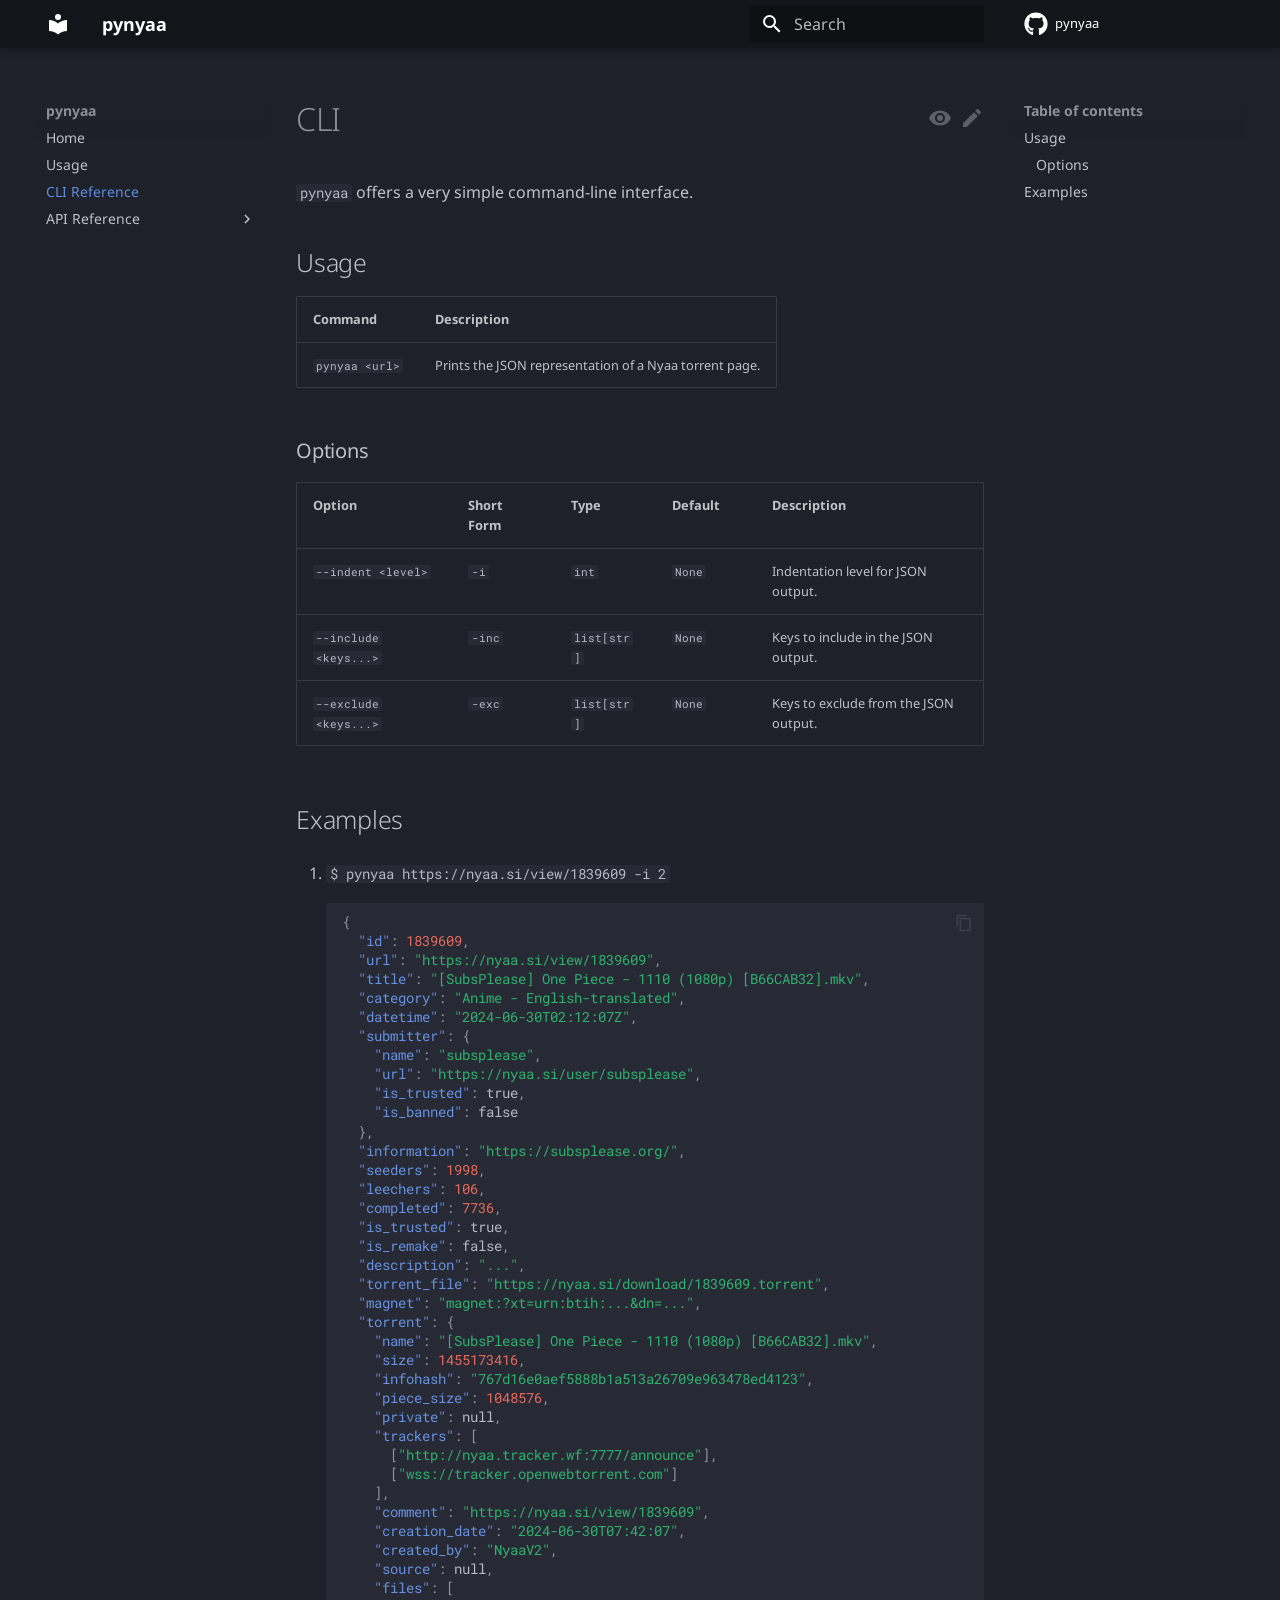
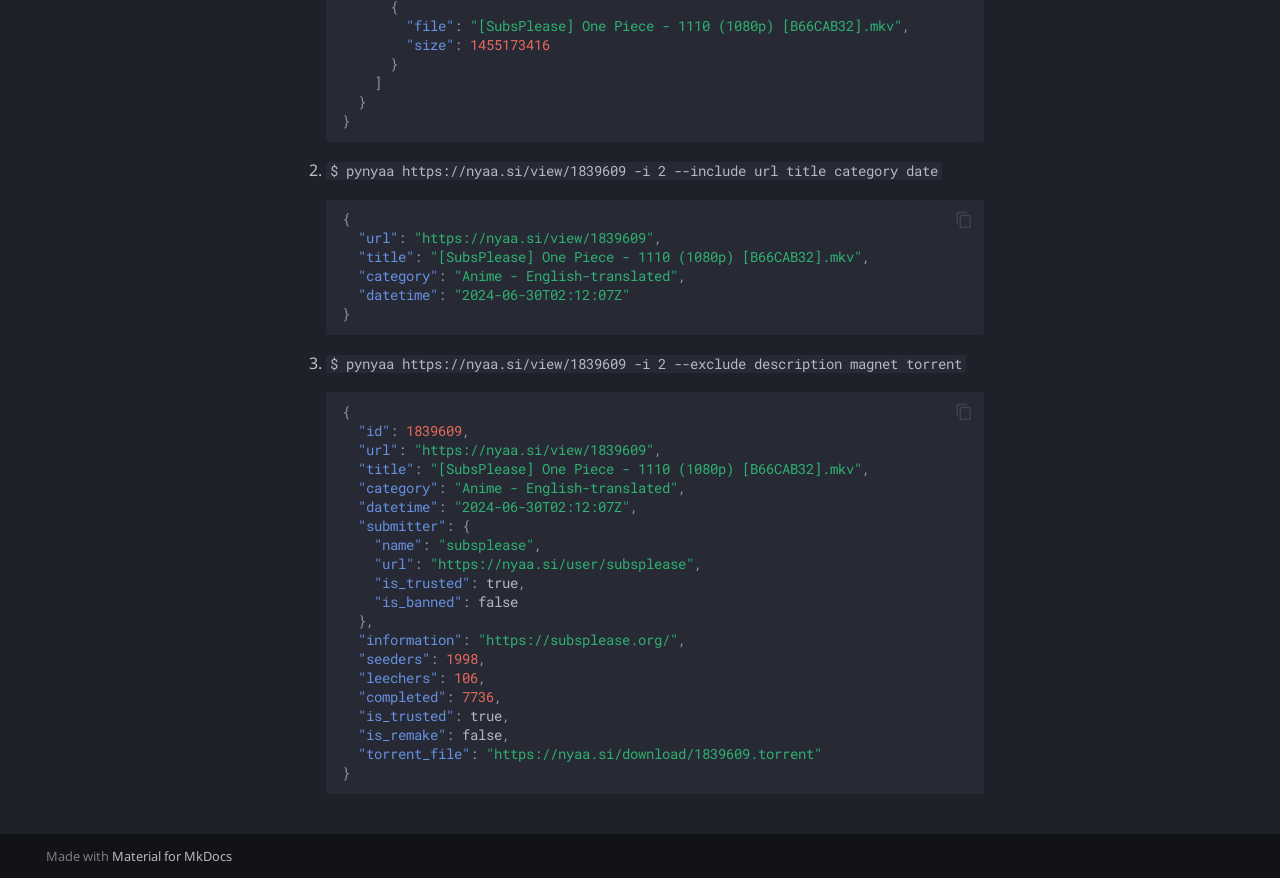
<file: cli-reference/index.html>
<!doctype html>
<html lang="en" class="no-js">
  <head>
    
      <meta charset="utf-8">
      <meta name="viewport" content="width=device-width,initial-scale=1">
      
        <meta name="description" content="Turn nyaa.si torrent pages into neat Python objects">
      
      
        <meta name="author" content="Ravencentric">
      
      
      
        <link rel="prev" href="../usage/">
      
      
        <link rel="next" href="../api-reference/clients/">
      
      
      <link rel="icon" href="../assets/images/favicon.png">
      <meta name="generator" content="mkdocs-1.6.1, mkdocs-material-9.5.36">
    
    
      
        <title>CLI Reference - pynyaa</title>
      
    
    
      <link rel="stylesheet" href="../assets/stylesheets/main.06209087.min.css">
      
        
        <link rel="stylesheet" href="../assets/stylesheets/palette.06af60db.min.css">
      
      


    
    
      
    
    
      
        
        
        <link rel="preconnect" href="https://fonts.gstatic.com" crossorigin>
        <link rel="stylesheet" href="https://fonts.googleapis.com/css?family=Noto+Sans:300,300i,400,400i,700,700i%7CRoboto+Mono:400,400i,700,700i&display=fallback">
        <style>:root{--md-text-font:"Noto Sans";--md-code-font:"Roboto Mono"}</style>
      
    
    
      <link rel="stylesheet" href="../assets/_mkdocstrings.css">
    
    <script>__md_scope=new URL("..",location),__md_hash=e=>[...e].reduce(((e,_)=>(e<<5)-e+_.charCodeAt(0)),0),__md_get=(e,_=localStorage,t=__md_scope)=>JSON.parse(_.getItem(t.pathname+"."+e)),__md_set=(e,_,t=localStorage,a=__md_scope)=>{try{t.setItem(a.pathname+"."+e,JSON.stringify(_))}catch(e){}}</script>
    
      

    
    
    
  </head>
  
  
    
    
    
    
    
    <body dir="ltr" data-md-color-scheme="slate" data-md-color-primary="black" data-md-color-accent="light-blue">
  
    
    <input class="md-toggle" data-md-toggle="drawer" type="checkbox" id="__drawer" autocomplete="off">
    <input class="md-toggle" data-md-toggle="search" type="checkbox" id="__search" autocomplete="off">
    <label class="md-overlay" for="__drawer"></label>
    <div data-md-component="skip">
      
        
        <a href="#cli" class="md-skip">
          Skip to content
        </a>
      
    </div>
    <div data-md-component="announce">
      
    </div>
    
    
      

  

<header class="md-header md-header--shadow" data-md-component="header">
  <nav class="md-header__inner md-grid" aria-label="Header">
    <a href=".." title="pynyaa" class="md-header__button md-logo" aria-label="pynyaa" data-md-component="logo">
      
  
  <svg xmlns="http://www.w3.org/2000/svg" viewBox="0 0 24 24"><path d="M12 8a3 3 0 0 0 3-3 3 3 0 0 0-3-3 3 3 0 0 0-3 3 3 3 0 0 0 3 3m0 3.54C9.64 9.35 6.5 8 3 8v11c3.5 0 6.64 1.35 9 3.54 2.36-2.19 5.5-3.54 9-3.54V8c-3.5 0-6.64 1.35-9 3.54"/></svg>

    </a>
    <label class="md-header__button md-icon" for="__drawer">
      
      <svg xmlns="http://www.w3.org/2000/svg" viewBox="0 0 24 24"><path d="M3 6h18v2H3zm0 5h18v2H3zm0 5h18v2H3z"/></svg>
    </label>
    <div class="md-header__title" data-md-component="header-title">
      <div class="md-header__ellipsis">
        <div class="md-header__topic">
          <span class="md-ellipsis">
            pynyaa
          </span>
        </div>
        <div class="md-header__topic" data-md-component="header-topic">
          <span class="md-ellipsis">
            
              CLI Reference
            
          </span>
        </div>
      </div>
    </div>
    
      
    
    
    
    
      <label class="md-header__button md-icon" for="__search">
        
        <svg xmlns="http://www.w3.org/2000/svg" viewBox="0 0 24 24"><path d="M9.5 3A6.5 6.5 0 0 1 16 9.5c0 1.61-.59 3.09-1.56 4.23l.27.27h.79l5 5-1.5 1.5-5-5v-.79l-.27-.27A6.52 6.52 0 0 1 9.5 16 6.5 6.5 0 0 1 3 9.5 6.5 6.5 0 0 1 9.5 3m0 2C7 5 5 7 5 9.5S7 14 9.5 14 14 12 14 9.5 12 5 9.5 5"/></svg>
      </label>
      <div class="md-search" data-md-component="search" role="dialog">
  <label class="md-search__overlay" for="__search"></label>
  <div class="md-search__inner" role="search">
    <form class="md-search__form" name="search">
      <input type="text" class="md-search__input" name="query" aria-label="Search" placeholder="Search" autocapitalize="off" autocorrect="off" autocomplete="off" spellcheck="false" data-md-component="search-query" required>
      <label class="md-search__icon md-icon" for="__search">
        
        <svg xmlns="http://www.w3.org/2000/svg" viewBox="0 0 24 24"><path d="M9.5 3A6.5 6.5 0 0 1 16 9.5c0 1.61-.59 3.09-1.56 4.23l.27.27h.79l5 5-1.5 1.5-5-5v-.79l-.27-.27A6.52 6.52 0 0 1 9.5 16 6.5 6.5 0 0 1 3 9.5 6.5 6.5 0 0 1 9.5 3m0 2C7 5 5 7 5 9.5S7 14 9.5 14 14 12 14 9.5 12 5 9.5 5"/></svg>
        
        <svg xmlns="http://www.w3.org/2000/svg" viewBox="0 0 24 24"><path d="M20 11v2H8l5.5 5.5-1.42 1.42L4.16 12l7.92-7.92L13.5 5.5 8 11z"/></svg>
      </label>
      <nav class="md-search__options" aria-label="Search">
        
        <button type="reset" class="md-search__icon md-icon" title="Clear" aria-label="Clear" tabindex="-1">
          
          <svg xmlns="http://www.w3.org/2000/svg" viewBox="0 0 24 24"><path d="M19 6.41 17.59 5 12 10.59 6.41 5 5 6.41 10.59 12 5 17.59 6.41 19 12 13.41 17.59 19 19 17.59 13.41 12z"/></svg>
        </button>
      </nav>
      
        <div class="md-search__suggest" data-md-component="search-suggest"></div>
      
    </form>
    <div class="md-search__output">
      <div class="md-search__scrollwrap" tabindex="0" data-md-scrollfix>
        <div class="md-search-result" data-md-component="search-result">
          <div class="md-search-result__meta">
            Initializing search
          </div>
          <ol class="md-search-result__list" role="presentation"></ol>
        </div>
      </div>
    </div>
  </div>
</div>
    
    
      <div class="md-header__source">
        <a href="https://github.com/Ravencentric/pynyaa" title="Go to repository" class="md-source" data-md-component="source">
  <div class="md-source__icon md-icon">
    
    <svg xmlns="http://www.w3.org/2000/svg" viewBox="0 0 496 512"><!--! Font Awesome Free 6.6.0 by @fontawesome - https://fontawesome.com License - https://fontawesome.com/license/free (Icons: CC BY 4.0, Fonts: SIL OFL 1.1, Code: MIT License) Copyright 2024 Fonticons, Inc.--><path d="M165.9 397.4c0 2-2.3 3.6-5.2 3.6-3.3.3-5.6-1.3-5.6-3.6 0-2 2.3-3.6 5.2-3.6 3-.3 5.6 1.3 5.6 3.6m-31.1-4.5c-.7 2 1.3 4.3 4.3 4.9 2.6 1 5.6 0 6.2-2s-1.3-4.3-4.3-5.2c-2.6-.7-5.5.3-6.2 2.3m44.2-1.7c-2.9.7-4.9 2.6-4.6 4.9.3 2 2.9 3.3 5.9 2.6 2.9-.7 4.9-2.6 4.6-4.6-.3-1.9-3-3.2-5.9-2.9M244.8 8C106.1 8 0 113.3 0 252c0 110.9 69.8 205.8 169.5 239.2 12.8 2.3 17.3-5.6 17.3-12.1 0-6.2-.3-40.4-.3-61.4 0 0-70 15-84.7-29.8 0 0-11.4-29.1-27.8-36.6 0 0-22.9-15.7 1.6-15.4 0 0 24.9 2 38.6 25.8 21.9 38.6 58.6 27.5 72.9 20.9 2.3-16 8.8-27.1 16-33.7-55.9-6.2-112.3-14.3-112.3-110.5 0-27.5 7.6-41.3 23.6-58.9-2.6-6.5-11.1-33.3 2.6-67.9 20.9-6.5 69 27 69 27 20-5.6 41.5-8.5 62.8-8.5s42.8 2.9 62.8 8.5c0 0 48.1-33.6 69-27 13.7 34.7 5.2 61.4 2.6 67.9 16 17.7 25.8 31.5 25.8 58.9 0 96.5-58.9 104.2-114.8 110.5 9.2 7.9 17 22.9 17 46.4 0 33.7-.3 75.4-.3 83.6 0 6.5 4.6 14.4 17.3 12.1C428.2 457.8 496 362.9 496 252 496 113.3 383.5 8 244.8 8M97.2 352.9c-1.3 1-1 3.3.7 5.2 1.6 1.6 3.9 2.3 5.2 1 1.3-1 1-3.3-.7-5.2-1.6-1.6-3.9-2.3-5.2-1m-10.8-8.1c-.7 1.3.3 2.9 2.3 3.9 1.6 1 3.6.7 4.3-.7.7-1.3-.3-2.9-2.3-3.9-2-.6-3.6-.3-4.3.7m32.4 35.6c-1.6 1.3-1 4.3 1.3 6.2 2.3 2.3 5.2 2.6 6.5 1 1.3-1.3.7-4.3-1.3-6.2-2.2-2.3-5.2-2.6-6.5-1m-11.4-14.7c-1.6 1-1.6 3.6 0 5.9s4.3 3.3 5.6 2.3c1.6-1.3 1.6-3.9 0-6.2-1.4-2.3-4-3.3-5.6-2"/></svg>
  </div>
  <div class="md-source__repository">
    pynyaa
  </div>
</a>
      </div>
    
  </nav>
  
</header>
    
    <div class="md-container" data-md-component="container">
      
      
        
          
        
      
      <main class="md-main" data-md-component="main">
        <div class="md-main__inner md-grid">
          
            
              
              <div class="md-sidebar md-sidebar--primary" data-md-component="sidebar" data-md-type="navigation" >
                <div class="md-sidebar__scrollwrap">
                  <div class="md-sidebar__inner">
                    



<nav class="md-nav md-nav--primary" aria-label="Navigation" data-md-level="0">
  <label class="md-nav__title" for="__drawer">
    <a href=".." title="pynyaa" class="md-nav__button md-logo" aria-label="pynyaa" data-md-component="logo">
      
  
  <svg xmlns="http://www.w3.org/2000/svg" viewBox="0 0 24 24"><path d="M12 8a3 3 0 0 0 3-3 3 3 0 0 0-3-3 3 3 0 0 0-3 3 3 3 0 0 0 3 3m0 3.54C9.64 9.35 6.5 8 3 8v11c3.5 0 6.64 1.35 9 3.54 2.36-2.19 5.5-3.54 9-3.54V8c-3.5 0-6.64 1.35-9 3.54"/></svg>

    </a>
    pynyaa
  </label>
  
    <div class="md-nav__source">
      <a href="https://github.com/Ravencentric/pynyaa" title="Go to repository" class="md-source" data-md-component="source">
  <div class="md-source__icon md-icon">
    
    <svg xmlns="http://www.w3.org/2000/svg" viewBox="0 0 496 512"><!--! Font Awesome Free 6.6.0 by @fontawesome - https://fontawesome.com License - https://fontawesome.com/license/free (Icons: CC BY 4.0, Fonts: SIL OFL 1.1, Code: MIT License) Copyright 2024 Fonticons, Inc.--><path d="M165.9 397.4c0 2-2.3 3.6-5.2 3.6-3.3.3-5.6-1.3-5.6-3.6 0-2 2.3-3.6 5.2-3.6 3-.3 5.6 1.3 5.6 3.6m-31.1-4.5c-.7 2 1.3 4.3 4.3 4.9 2.6 1 5.6 0 6.2-2s-1.3-4.3-4.3-5.2c-2.6-.7-5.5.3-6.2 2.3m44.2-1.7c-2.9.7-4.9 2.6-4.6 4.9.3 2 2.9 3.3 5.9 2.6 2.9-.7 4.9-2.6 4.6-4.6-.3-1.9-3-3.2-5.9-2.9M244.8 8C106.1 8 0 113.3 0 252c0 110.9 69.8 205.8 169.5 239.2 12.8 2.3 17.3-5.6 17.3-12.1 0-6.2-.3-40.4-.3-61.4 0 0-70 15-84.7-29.8 0 0-11.4-29.1-27.8-36.6 0 0-22.9-15.7 1.6-15.4 0 0 24.9 2 38.6 25.8 21.9 38.6 58.6 27.5 72.9 20.9 2.3-16 8.8-27.1 16-33.7-55.9-6.2-112.3-14.3-112.3-110.5 0-27.5 7.6-41.3 23.6-58.9-2.6-6.5-11.1-33.3 2.6-67.9 20.9-6.5 69 27 69 27 20-5.6 41.5-8.5 62.8-8.5s42.8 2.9 62.8 8.5c0 0 48.1-33.6 69-27 13.7 34.7 5.2 61.4 2.6 67.9 16 17.7 25.8 31.5 25.8 58.9 0 96.5-58.9 104.2-114.8 110.5 9.2 7.9 17 22.9 17 46.4 0 33.7-.3 75.4-.3 83.6 0 6.5 4.6 14.4 17.3 12.1C428.2 457.8 496 362.9 496 252 496 113.3 383.5 8 244.8 8M97.2 352.9c-1.3 1-1 3.3.7 5.2 1.6 1.6 3.9 2.3 5.2 1 1.3-1 1-3.3-.7-5.2-1.6-1.6-3.9-2.3-5.2-1m-10.8-8.1c-.7 1.3.3 2.9 2.3 3.9 1.6 1 3.6.7 4.3-.7.7-1.3-.3-2.9-2.3-3.9-2-.6-3.6-.3-4.3.7m32.4 35.6c-1.6 1.3-1 4.3 1.3 6.2 2.3 2.3 5.2 2.6 6.5 1 1.3-1.3.7-4.3-1.3-6.2-2.2-2.3-5.2-2.6-6.5-1m-11.4-14.7c-1.6 1-1.6 3.6 0 5.9s4.3 3.3 5.6 2.3c1.6-1.3 1.6-3.9 0-6.2-1.4-2.3-4-3.3-5.6-2"/></svg>
  </div>
  <div class="md-source__repository">
    pynyaa
  </div>
</a>
    </div>
  
  <ul class="md-nav__list" data-md-scrollfix>
    
      
      
  
  
  
  
    <li class="md-nav__item">
      <a href=".." class="md-nav__link">
        
  
  <span class="md-ellipsis">
    Home
  </span>
  

      </a>
    </li>
  

    
      
      
  
  
  
  
    <li class="md-nav__item">
      <a href="../usage/" class="md-nav__link">
        
  
  <span class="md-ellipsis">
    Usage
  </span>
  

      </a>
    </li>
  

    
      
      
  
  
    
  
  
  
    <li class="md-nav__item md-nav__item--active">
      
      <input class="md-nav__toggle md-toggle" type="checkbox" id="__toc">
      
      
        
      
      
        <label class="md-nav__link md-nav__link--active" for="__toc">
          
  
  <span class="md-ellipsis">
    CLI Reference
  </span>
  

          <span class="md-nav__icon md-icon"></span>
        </label>
      
      <a href="./" class="md-nav__link md-nav__link--active">
        
  
  <span class="md-ellipsis">
    CLI Reference
  </span>
  

      </a>
      
        

<nav class="md-nav md-nav--secondary" aria-label="Table of contents">
  
  
  
    
  
  
    <label class="md-nav__title" for="__toc">
      <span class="md-nav__icon md-icon"></span>
      Table of contents
    </label>
    <ul class="md-nav__list" data-md-component="toc" data-md-scrollfix>
      
        <li class="md-nav__item">
  <a href="#usage" class="md-nav__link">
    <span class="md-ellipsis">
      Usage
    </span>
  </a>
  
    <nav class="md-nav" aria-label="Usage">
      <ul class="md-nav__list">
        
          <li class="md-nav__item">
  <a href="#options" class="md-nav__link">
    <span class="md-ellipsis">
      Options
    </span>
  </a>
  
</li>
        
      </ul>
    </nav>
  
</li>
      
        <li class="md-nav__item">
  <a href="#examples" class="md-nav__link">
    <span class="md-ellipsis">
      Examples
    </span>
  </a>
  
</li>
      
    </ul>
  
</nav>
      
    </li>
  

    
      
      
  
  
  
  
    
    
    
    
    <li class="md-nav__item md-nav__item--nested">
      
        
        
        <input class="md-nav__toggle md-toggle " type="checkbox" id="__nav_4" >
        
          
          <label class="md-nav__link" for="__nav_4" id="__nav_4_label" tabindex="0">
            
  
  <span class="md-ellipsis">
    API Reference
  </span>
  

            <span class="md-nav__icon md-icon"></span>
          </label>
        
        <nav class="md-nav" data-md-level="1" aria-labelledby="__nav_4_label" aria-expanded="false">
          <label class="md-nav__title" for="__nav_4">
            <span class="md-nav__icon md-icon"></span>
            API Reference
          </label>
          <ul class="md-nav__list" data-md-scrollfix>
            
              
                
  
  
  
  
    <li class="md-nav__item">
      <a href="../api-reference/clients/" class="md-nav__link">
        
  
  <span class="md-ellipsis">
    Clients
  </span>
  

      </a>
    </li>
  

              
            
              
                
  
  
  
  
    <li class="md-nav__item">
      <a href="../api-reference/models/" class="md-nav__link">
        
  
  <span class="md-ellipsis">
    Models
  </span>
  

      </a>
    </li>
  

              
            
              
                
  
  
  
  
    <li class="md-nav__item">
      <a href="../api-reference/enums/" class="md-nav__link">
        
  
  <span class="md-ellipsis">
    Enums
  </span>
  

      </a>
    </li>
  

              
            
              
                
  
  
  
  
    <li class="md-nav__item">
      <a href="../api-reference/types.md" class="md-nav__link">
        
  
  <span class="md-ellipsis">
    Types
  </span>
  

      </a>
    </li>
  

              
            
          </ul>
        </nav>
      
    </li>
  

    
  </ul>
</nav>
                  </div>
                </div>
              </div>
            
            
              
              <div class="md-sidebar md-sidebar--secondary" data-md-component="sidebar" data-md-type="toc" >
                <div class="md-sidebar__scrollwrap">
                  <div class="md-sidebar__inner">
                    

<nav class="md-nav md-nav--secondary" aria-label="Table of contents">
  
  
  
    
  
  
    <label class="md-nav__title" for="__toc">
      <span class="md-nav__icon md-icon"></span>
      Table of contents
    </label>
    <ul class="md-nav__list" data-md-component="toc" data-md-scrollfix>
      
        <li class="md-nav__item">
  <a href="#usage" class="md-nav__link">
    <span class="md-ellipsis">
      Usage
    </span>
  </a>
  
    <nav class="md-nav" aria-label="Usage">
      <ul class="md-nav__list">
        
          <li class="md-nav__item">
  <a href="#options" class="md-nav__link">
    <span class="md-ellipsis">
      Options
    </span>
  </a>
  
</li>
        
      </ul>
    </nav>
  
</li>
      
        <li class="md-nav__item">
  <a href="#examples" class="md-nav__link">
    <span class="md-ellipsis">
      Examples
    </span>
  </a>
  
</li>
      
    </ul>
  
</nav>
                  </div>
                </div>
              </div>
            
          
          
            <div class="md-content" data-md-component="content">
              <article class="md-content__inner md-typeset">
                
                  

  
    <a href="https://github.com/Ravencentric/pynyaa/edit/main/docs/cli-reference.md" title="Edit this page" class="md-content__button md-icon">
      
      <svg xmlns="http://www.w3.org/2000/svg" viewBox="0 0 24 24"><path d="M20.71 7.04c.39-.39.39-1.04 0-1.41l-2.34-2.34c-.37-.39-1.02-.39-1.41 0l-1.84 1.83 3.75 3.75M3 17.25V21h3.75L17.81 9.93l-3.75-3.75z"/></svg>
    </a>
  
  
    
      
    
    <a href="https://github.com/Ravencentric/pynyaa/raw/main/docs/cli-reference.md" title="View source of this page" class="md-content__button md-icon">
      
      <svg xmlns="http://www.w3.org/2000/svg" viewBox="0 0 24 24"><path d="M12 9a3 3 0 0 0-3 3 3 3 0 0 0 3 3 3 3 0 0 0 3-3 3 3 0 0 0-3-3m0 8a5 5 0 0 1-5-5 5 5 0 0 1 5-5 5 5 0 0 1 5 5 5 5 0 0 1-5 5m0-12.5C7 4.5 2.73 7.61 1 12c1.73 4.39 6 7.5 11 7.5s9.27-3.11 11-7.5c-1.73-4.39-6-7.5-11-7.5"/></svg>
    </a>
  


<h1 id="cli">CLI</h1>
<p><code>pynyaa</code> offers a very simple command-line interface.</p>
<h2 id="usage">Usage</h2>
<table>
<thead>
<tr>
<th>Command</th>
<th>Description</th>
</tr>
</thead>
<tbody>
<tr>
<td><code>pynyaa &lt;url&gt;</code></td>
<td>Prints the JSON representation of a Nyaa torrent page.</td>
</tr>
</tbody>
</table>
<h3 id="options">Options</h3>
<table>
<thead>
<tr>
<th>Option</th>
<th>Short Form</th>
<th>Type</th>
<th>Default</th>
<th>Description</th>
</tr>
</thead>
<tbody>
<tr>
<td><code>--indent &lt;level&gt;</code></td>
<td><code>-i</code></td>
<td><code>int</code></td>
<td><code>None</code></td>
<td>Indentation level for JSON output.</td>
</tr>
<tr>
<td><code>--include &lt;keys...&gt;</code></td>
<td><code>-inc</code></td>
<td><code>list[str]</code></td>
<td><code>None</code></td>
<td>Keys to include in the JSON output.</td>
</tr>
<tr>
<td><code>--exclude &lt;keys...&gt;</code></td>
<td><code>-exc</code></td>
<td><code>list[str]</code></td>
<td><code>None</code></td>
<td>Keys to exclude from the JSON output.</td>
</tr>
</tbody>
</table>
<h2 id="examples">Examples</h2>
<ol>
<li>
<p><code>$ pynyaa https://nyaa.si/view/1839609 -i 2</code></p>
<div class="language-json highlight"><pre><span></span><code><span id="__span-0-1"><a id="__codelineno-0-1" name="__codelineno-0-1" href="#__codelineno-0-1"></a><span class="p">{</span>
</span><span id="__span-0-2"><a id="__codelineno-0-2" name="__codelineno-0-2" href="#__codelineno-0-2"></a><span class="w">  </span><span class="nt">&quot;id&quot;</span><span class="p">:</span><span class="w"> </span><span class="mi">1839609</span><span class="p">,</span>
</span><span id="__span-0-3"><a id="__codelineno-0-3" name="__codelineno-0-3" href="#__codelineno-0-3"></a><span class="w">  </span><span class="nt">&quot;url&quot;</span><span class="p">:</span><span class="w"> </span><span class="s2">&quot;https://nyaa.si/view/1839609&quot;</span><span class="p">,</span>
</span><span id="__span-0-4"><a id="__codelineno-0-4" name="__codelineno-0-4" href="#__codelineno-0-4"></a><span class="w">  </span><span class="nt">&quot;title&quot;</span><span class="p">:</span><span class="w"> </span><span class="s2">&quot;[SubsPlease] One Piece - 1110 (1080p) [B66CAB32].mkv&quot;</span><span class="p">,</span>
</span><span id="__span-0-5"><a id="__codelineno-0-5" name="__codelineno-0-5" href="#__codelineno-0-5"></a><span class="w">  </span><span class="nt">&quot;category&quot;</span><span class="p">:</span><span class="w"> </span><span class="s2">&quot;Anime - English-translated&quot;</span><span class="p">,</span>
</span><span id="__span-0-6"><a id="__codelineno-0-6" name="__codelineno-0-6" href="#__codelineno-0-6"></a><span class="w">  </span><span class="nt">&quot;datetime&quot;</span><span class="p">:</span><span class="w"> </span><span class="s2">&quot;2024-06-30T02:12:07Z&quot;</span><span class="p">,</span>
</span><span id="__span-0-7"><a id="__codelineno-0-7" name="__codelineno-0-7" href="#__codelineno-0-7"></a><span class="w">  </span><span class="nt">&quot;submitter&quot;</span><span class="p">:</span><span class="w"> </span><span class="p">{</span>
</span><span id="__span-0-8"><a id="__codelineno-0-8" name="__codelineno-0-8" href="#__codelineno-0-8"></a><span class="w">    </span><span class="nt">&quot;name&quot;</span><span class="p">:</span><span class="w"> </span><span class="s2">&quot;subsplease&quot;</span><span class="p">,</span>
</span><span id="__span-0-9"><a id="__codelineno-0-9" name="__codelineno-0-9" href="#__codelineno-0-9"></a><span class="w">    </span><span class="nt">&quot;url&quot;</span><span class="p">:</span><span class="w"> </span><span class="s2">&quot;https://nyaa.si/user/subsplease&quot;</span><span class="p">,</span>
</span><span id="__span-0-10"><a id="__codelineno-0-10" name="__codelineno-0-10" href="#__codelineno-0-10"></a><span class="w">    </span><span class="nt">&quot;is_trusted&quot;</span><span class="p">:</span><span class="w"> </span><span class="kc">true</span><span class="p">,</span>
</span><span id="__span-0-11"><a id="__codelineno-0-11" name="__codelineno-0-11" href="#__codelineno-0-11"></a><span class="w">    </span><span class="nt">&quot;is_banned&quot;</span><span class="p">:</span><span class="w"> </span><span class="kc">false</span>
</span><span id="__span-0-12"><a id="__codelineno-0-12" name="__codelineno-0-12" href="#__codelineno-0-12"></a><span class="w">  </span><span class="p">},</span>
</span><span id="__span-0-13"><a id="__codelineno-0-13" name="__codelineno-0-13" href="#__codelineno-0-13"></a><span class="w">  </span><span class="nt">&quot;information&quot;</span><span class="p">:</span><span class="w"> </span><span class="s2">&quot;https://subsplease.org/&quot;</span><span class="p">,</span>
</span><span id="__span-0-14"><a id="__codelineno-0-14" name="__codelineno-0-14" href="#__codelineno-0-14"></a><span class="w">  </span><span class="nt">&quot;seeders&quot;</span><span class="p">:</span><span class="w"> </span><span class="mi">1998</span><span class="p">,</span>
</span><span id="__span-0-15"><a id="__codelineno-0-15" name="__codelineno-0-15" href="#__codelineno-0-15"></a><span class="w">  </span><span class="nt">&quot;leechers&quot;</span><span class="p">:</span><span class="w"> </span><span class="mi">106</span><span class="p">,</span>
</span><span id="__span-0-16"><a id="__codelineno-0-16" name="__codelineno-0-16" href="#__codelineno-0-16"></a><span class="w">  </span><span class="nt">&quot;completed&quot;</span><span class="p">:</span><span class="w"> </span><span class="mi">7736</span><span class="p">,</span>
</span><span id="__span-0-17"><a id="__codelineno-0-17" name="__codelineno-0-17" href="#__codelineno-0-17"></a><span class="w">  </span><span class="nt">&quot;is_trusted&quot;</span><span class="p">:</span><span class="w"> </span><span class="kc">true</span><span class="p">,</span>
</span><span id="__span-0-18"><a id="__codelineno-0-18" name="__codelineno-0-18" href="#__codelineno-0-18"></a><span class="w">  </span><span class="nt">&quot;is_remake&quot;</span><span class="p">:</span><span class="w"> </span><span class="kc">false</span><span class="p">,</span>
</span><span id="__span-0-19"><a id="__codelineno-0-19" name="__codelineno-0-19" href="#__codelineno-0-19"></a><span class="w">  </span><span class="nt">&quot;description&quot;</span><span class="p">:</span><span class="w"> </span><span class="s2">&quot;...&quot;</span><span class="p">,</span>
</span><span id="__span-0-20"><a id="__codelineno-0-20" name="__codelineno-0-20" href="#__codelineno-0-20"></a><span class="w">  </span><span class="nt">&quot;torrent_file&quot;</span><span class="p">:</span><span class="w"> </span><span class="s2">&quot;https://nyaa.si/download/1839609.torrent&quot;</span><span class="p">,</span>
</span><span id="__span-0-21"><a id="__codelineno-0-21" name="__codelineno-0-21" href="#__codelineno-0-21"></a><span class="w">  </span><span class="nt">&quot;magnet&quot;</span><span class="p">:</span><span class="w"> </span><span class="s2">&quot;magnet:?xt=urn:btih:...&amp;dn=...&quot;</span><span class="p">,</span>
</span><span id="__span-0-22"><a id="__codelineno-0-22" name="__codelineno-0-22" href="#__codelineno-0-22"></a><span class="w">  </span><span class="nt">&quot;torrent&quot;</span><span class="p">:</span><span class="w"> </span><span class="p">{</span>
</span><span id="__span-0-23"><a id="__codelineno-0-23" name="__codelineno-0-23" href="#__codelineno-0-23"></a><span class="w">    </span><span class="nt">&quot;name&quot;</span><span class="p">:</span><span class="w"> </span><span class="s2">&quot;[SubsPlease] One Piece - 1110 (1080p) [B66CAB32].mkv&quot;</span><span class="p">,</span>
</span><span id="__span-0-24"><a id="__codelineno-0-24" name="__codelineno-0-24" href="#__codelineno-0-24"></a><span class="w">    </span><span class="nt">&quot;size&quot;</span><span class="p">:</span><span class="w"> </span><span class="mi">1455173416</span><span class="p">,</span>
</span><span id="__span-0-25"><a id="__codelineno-0-25" name="__codelineno-0-25" href="#__codelineno-0-25"></a><span class="w">    </span><span class="nt">&quot;infohash&quot;</span><span class="p">:</span><span class="w"> </span><span class="s2">&quot;767d16e0aef5888b1a513a26709e963478ed4123&quot;</span><span class="p">,</span>
</span><span id="__span-0-26"><a id="__codelineno-0-26" name="__codelineno-0-26" href="#__codelineno-0-26"></a><span class="w">    </span><span class="nt">&quot;piece_size&quot;</span><span class="p">:</span><span class="w"> </span><span class="mi">1048576</span><span class="p">,</span>
</span><span id="__span-0-27"><a id="__codelineno-0-27" name="__codelineno-0-27" href="#__codelineno-0-27"></a><span class="w">    </span><span class="nt">&quot;private&quot;</span><span class="p">:</span><span class="w"> </span><span class="kc">null</span><span class="p">,</span>
</span><span id="__span-0-28"><a id="__codelineno-0-28" name="__codelineno-0-28" href="#__codelineno-0-28"></a><span class="w">    </span><span class="nt">&quot;trackers&quot;</span><span class="p">:</span><span class="w"> </span><span class="p">[</span>
</span><span id="__span-0-29"><a id="__codelineno-0-29" name="__codelineno-0-29" href="#__codelineno-0-29"></a><span class="w">      </span><span class="p">[</span><span class="s2">&quot;http://nyaa.tracker.wf:7777/announce&quot;</span><span class="p">],</span>
</span><span id="__span-0-30"><a id="__codelineno-0-30" name="__codelineno-0-30" href="#__codelineno-0-30"></a><span class="w">      </span><span class="p">[</span><span class="s2">&quot;wss://tracker.openwebtorrent.com&quot;</span><span class="p">]</span>
</span><span id="__span-0-31"><a id="__codelineno-0-31" name="__codelineno-0-31" href="#__codelineno-0-31"></a><span class="w">    </span><span class="p">],</span>
</span><span id="__span-0-32"><a id="__codelineno-0-32" name="__codelineno-0-32" href="#__codelineno-0-32"></a><span class="w">    </span><span class="nt">&quot;comment&quot;</span><span class="p">:</span><span class="w"> </span><span class="s2">&quot;https://nyaa.si/view/1839609&quot;</span><span class="p">,</span>
</span><span id="__span-0-33"><a id="__codelineno-0-33" name="__codelineno-0-33" href="#__codelineno-0-33"></a><span class="w">    </span><span class="nt">&quot;creation_date&quot;</span><span class="p">:</span><span class="w"> </span><span class="s2">&quot;2024-06-30T07:42:07&quot;</span><span class="p">,</span>
</span><span id="__span-0-34"><a id="__codelineno-0-34" name="__codelineno-0-34" href="#__codelineno-0-34"></a><span class="w">    </span><span class="nt">&quot;created_by&quot;</span><span class="p">:</span><span class="w"> </span><span class="s2">&quot;NyaaV2&quot;</span><span class="p">,</span>
</span><span id="__span-0-35"><a id="__codelineno-0-35" name="__codelineno-0-35" href="#__codelineno-0-35"></a><span class="w">    </span><span class="nt">&quot;source&quot;</span><span class="p">:</span><span class="w"> </span><span class="kc">null</span><span class="p">,</span>
</span><span id="__span-0-36"><a id="__codelineno-0-36" name="__codelineno-0-36" href="#__codelineno-0-36"></a><span class="w">    </span><span class="nt">&quot;files&quot;</span><span class="p">:</span><span class="w"> </span><span class="p">[</span>
</span><span id="__span-0-37"><a id="__codelineno-0-37" name="__codelineno-0-37" href="#__codelineno-0-37"></a><span class="w">      </span><span class="p">{</span>
</span><span id="__span-0-38"><a id="__codelineno-0-38" name="__codelineno-0-38" href="#__codelineno-0-38"></a><span class="w">        </span><span class="nt">&quot;file&quot;</span><span class="p">:</span><span class="w"> </span><span class="s2">&quot;[SubsPlease] One Piece - 1110 (1080p) [B66CAB32].mkv&quot;</span><span class="p">,</span>
</span><span id="__span-0-39"><a id="__codelineno-0-39" name="__codelineno-0-39" href="#__codelineno-0-39"></a><span class="w">        </span><span class="nt">&quot;size&quot;</span><span class="p">:</span><span class="w"> </span><span class="mi">1455173416</span>
</span><span id="__span-0-40"><a id="__codelineno-0-40" name="__codelineno-0-40" href="#__codelineno-0-40"></a><span class="w">      </span><span class="p">}</span>
</span><span id="__span-0-41"><a id="__codelineno-0-41" name="__codelineno-0-41" href="#__codelineno-0-41"></a><span class="w">    </span><span class="p">]</span>
</span><span id="__span-0-42"><a id="__codelineno-0-42" name="__codelineno-0-42" href="#__codelineno-0-42"></a><span class="w">  </span><span class="p">}</span>
</span><span id="__span-0-43"><a id="__codelineno-0-43" name="__codelineno-0-43" href="#__codelineno-0-43"></a><span class="p">}</span>
</span></code></pre></div>
</li>
<li>
<p><code>$ pynyaa https://nyaa.si/view/1839609 -i 2 --include url title category date</code></p>
<div class="language-json highlight"><pre><span></span><code><span id="__span-1-1"><a id="__codelineno-1-1" name="__codelineno-1-1" href="#__codelineno-1-1"></a><span class="p">{</span>
</span><span id="__span-1-2"><a id="__codelineno-1-2" name="__codelineno-1-2" href="#__codelineno-1-2"></a><span class="w">  </span><span class="nt">&quot;url&quot;</span><span class="p">:</span><span class="w"> </span><span class="s2">&quot;https://nyaa.si/view/1839609&quot;</span><span class="p">,</span>
</span><span id="__span-1-3"><a id="__codelineno-1-3" name="__codelineno-1-3" href="#__codelineno-1-3"></a><span class="w">  </span><span class="nt">&quot;title&quot;</span><span class="p">:</span><span class="w"> </span><span class="s2">&quot;[SubsPlease] One Piece - 1110 (1080p) [B66CAB32].mkv&quot;</span><span class="p">,</span>
</span><span id="__span-1-4"><a id="__codelineno-1-4" name="__codelineno-1-4" href="#__codelineno-1-4"></a><span class="w">  </span><span class="nt">&quot;category&quot;</span><span class="p">:</span><span class="w"> </span><span class="s2">&quot;Anime - English-translated&quot;</span><span class="p">,</span>
</span><span id="__span-1-5"><a id="__codelineno-1-5" name="__codelineno-1-5" href="#__codelineno-1-5"></a><span class="w">  </span><span class="nt">&quot;datetime&quot;</span><span class="p">:</span><span class="w"> </span><span class="s2">&quot;2024-06-30T02:12:07Z&quot;</span>
</span><span id="__span-1-6"><a id="__codelineno-1-6" name="__codelineno-1-6" href="#__codelineno-1-6"></a><span class="p">}</span>
</span></code></pre></div>
</li>
<li>
<p><code>$ pynyaa https://nyaa.si/view/1839609 -i 2 --exclude description magnet torrent</code></p>
<div class="language-json highlight"><pre><span></span><code><span id="__span-2-1"><a id="__codelineno-2-1" name="__codelineno-2-1" href="#__codelineno-2-1"></a><span class="p">{</span>
</span><span id="__span-2-2"><a id="__codelineno-2-2" name="__codelineno-2-2" href="#__codelineno-2-2"></a><span class="w">  </span><span class="nt">&quot;id&quot;</span><span class="p">:</span><span class="w"> </span><span class="mi">1839609</span><span class="p">,</span>
</span><span id="__span-2-3"><a id="__codelineno-2-3" name="__codelineno-2-3" href="#__codelineno-2-3"></a><span class="w">  </span><span class="nt">&quot;url&quot;</span><span class="p">:</span><span class="w"> </span><span class="s2">&quot;https://nyaa.si/view/1839609&quot;</span><span class="p">,</span>
</span><span id="__span-2-4"><a id="__codelineno-2-4" name="__codelineno-2-4" href="#__codelineno-2-4"></a><span class="w">  </span><span class="nt">&quot;title&quot;</span><span class="p">:</span><span class="w"> </span><span class="s2">&quot;[SubsPlease] One Piece - 1110 (1080p) [B66CAB32].mkv&quot;</span><span class="p">,</span>
</span><span id="__span-2-5"><a id="__codelineno-2-5" name="__codelineno-2-5" href="#__codelineno-2-5"></a><span class="w">  </span><span class="nt">&quot;category&quot;</span><span class="p">:</span><span class="w"> </span><span class="s2">&quot;Anime - English-translated&quot;</span><span class="p">,</span>
</span><span id="__span-2-6"><a id="__codelineno-2-6" name="__codelineno-2-6" href="#__codelineno-2-6"></a><span class="w">  </span><span class="nt">&quot;datetime&quot;</span><span class="p">:</span><span class="w"> </span><span class="s2">&quot;2024-06-30T02:12:07Z&quot;</span><span class="p">,</span>
</span><span id="__span-2-7"><a id="__codelineno-2-7" name="__codelineno-2-7" href="#__codelineno-2-7"></a><span class="w">  </span><span class="nt">&quot;submitter&quot;</span><span class="p">:</span><span class="w"> </span><span class="p">{</span>
</span><span id="__span-2-8"><a id="__codelineno-2-8" name="__codelineno-2-8" href="#__codelineno-2-8"></a><span class="w">    </span><span class="nt">&quot;name&quot;</span><span class="p">:</span><span class="w"> </span><span class="s2">&quot;subsplease&quot;</span><span class="p">,</span>
</span><span id="__span-2-9"><a id="__codelineno-2-9" name="__codelineno-2-9" href="#__codelineno-2-9"></a><span class="w">    </span><span class="nt">&quot;url&quot;</span><span class="p">:</span><span class="w"> </span><span class="s2">&quot;https://nyaa.si/user/subsplease&quot;</span><span class="p">,</span>
</span><span id="__span-2-10"><a id="__codelineno-2-10" name="__codelineno-2-10" href="#__codelineno-2-10"></a><span class="w">    </span><span class="nt">&quot;is_trusted&quot;</span><span class="p">:</span><span class="w"> </span><span class="kc">true</span><span class="p">,</span>
</span><span id="__span-2-11"><a id="__codelineno-2-11" name="__codelineno-2-11" href="#__codelineno-2-11"></a><span class="w">    </span><span class="nt">&quot;is_banned&quot;</span><span class="p">:</span><span class="w"> </span><span class="kc">false</span>
</span><span id="__span-2-12"><a id="__codelineno-2-12" name="__codelineno-2-12" href="#__codelineno-2-12"></a><span class="w">  </span><span class="p">},</span>
</span><span id="__span-2-13"><a id="__codelineno-2-13" name="__codelineno-2-13" href="#__codelineno-2-13"></a><span class="w">  </span><span class="nt">&quot;information&quot;</span><span class="p">:</span><span class="w"> </span><span class="s2">&quot;https://subsplease.org/&quot;</span><span class="p">,</span>
</span><span id="__span-2-14"><a id="__codelineno-2-14" name="__codelineno-2-14" href="#__codelineno-2-14"></a><span class="w">  </span><span class="nt">&quot;seeders&quot;</span><span class="p">:</span><span class="w"> </span><span class="mi">1998</span><span class="p">,</span>
</span><span id="__span-2-15"><a id="__codelineno-2-15" name="__codelineno-2-15" href="#__codelineno-2-15"></a><span class="w">  </span><span class="nt">&quot;leechers&quot;</span><span class="p">:</span><span class="w"> </span><span class="mi">106</span><span class="p">,</span>
</span><span id="__span-2-16"><a id="__codelineno-2-16" name="__codelineno-2-16" href="#__codelineno-2-16"></a><span class="w">  </span><span class="nt">&quot;completed&quot;</span><span class="p">:</span><span class="w"> </span><span class="mi">7736</span><span class="p">,</span>
</span><span id="__span-2-17"><a id="__codelineno-2-17" name="__codelineno-2-17" href="#__codelineno-2-17"></a><span class="w">  </span><span class="nt">&quot;is_trusted&quot;</span><span class="p">:</span><span class="w"> </span><span class="kc">true</span><span class="p">,</span>
</span><span id="__span-2-18"><a id="__codelineno-2-18" name="__codelineno-2-18" href="#__codelineno-2-18"></a><span class="w">  </span><span class="nt">&quot;is_remake&quot;</span><span class="p">:</span><span class="w"> </span><span class="kc">false</span><span class="p">,</span>
</span><span id="__span-2-19"><a id="__codelineno-2-19" name="__codelineno-2-19" href="#__codelineno-2-19"></a><span class="w">  </span><span class="nt">&quot;torrent_file&quot;</span><span class="p">:</span><span class="w"> </span><span class="s2">&quot;https://nyaa.si/download/1839609.torrent&quot;</span>
</span><span id="__span-2-20"><a id="__codelineno-2-20" name="__codelineno-2-20" href="#__codelineno-2-20"></a><span class="p">}</span>
</span></code></pre></div>
</li>
</ol>












                
              </article>
            </div>
          
          
<script>var target=document.getElementById(location.hash.slice(1));target&&target.name&&(target.checked=target.name.startsWith("__tabbed_"))</script>
        </div>
        
          <button type="button" class="md-top md-icon" data-md-component="top" hidden>
  
  <svg xmlns="http://www.w3.org/2000/svg" viewBox="0 0 24 24"><path d="M13 20h-2V8l-5.5 5.5-1.42-1.42L12 4.16l7.92 7.92-1.42 1.42L13 8z"/></svg>
  Back to top
</button>
        
      </main>
      
        <footer class="md-footer">
  
  <div class="md-footer-meta md-typeset">
    <div class="md-footer-meta__inner md-grid">
      <div class="md-copyright">
  
  
    Made with
    <a href="https://squidfunk.github.io/mkdocs-material/" target="_blank" rel="noopener">
      Material for MkDocs
    </a>
  
</div>
      
    </div>
  </div>
</footer>
      
    </div>
    <div class="md-dialog" data-md-component="dialog">
      <div class="md-dialog__inner md-typeset"></div>
    </div>
    
    
    <script id="__config" type="application/json">{"base": "..", "features": ["navigation.instant", "navigation.tracking", "toc.follow", "navigation.top", "search.suggest", "search.highlight", "content.action.edit", "content.action.view", "content.code.copy", "content.code.annotate"], "search": "../assets/javascripts/workers/search.6ce7567c.min.js", "translations": {"clipboard.copied": "Copied to clipboard", "clipboard.copy": "Copy to clipboard", "search.result.more.one": "1 more on this page", "search.result.more.other": "# more on this page", "search.result.none": "No matching documents", "search.result.one": "1 matching document", "search.result.other": "# matching documents", "search.result.placeholder": "Type to start searching", "search.result.term.missing": "Missing", "select.version": "Select version"}}</script>
    
    
      <script src="../assets/javascripts/bundle.56dfad97.min.js"></script>
      
    
  </body>
</html>
</file>
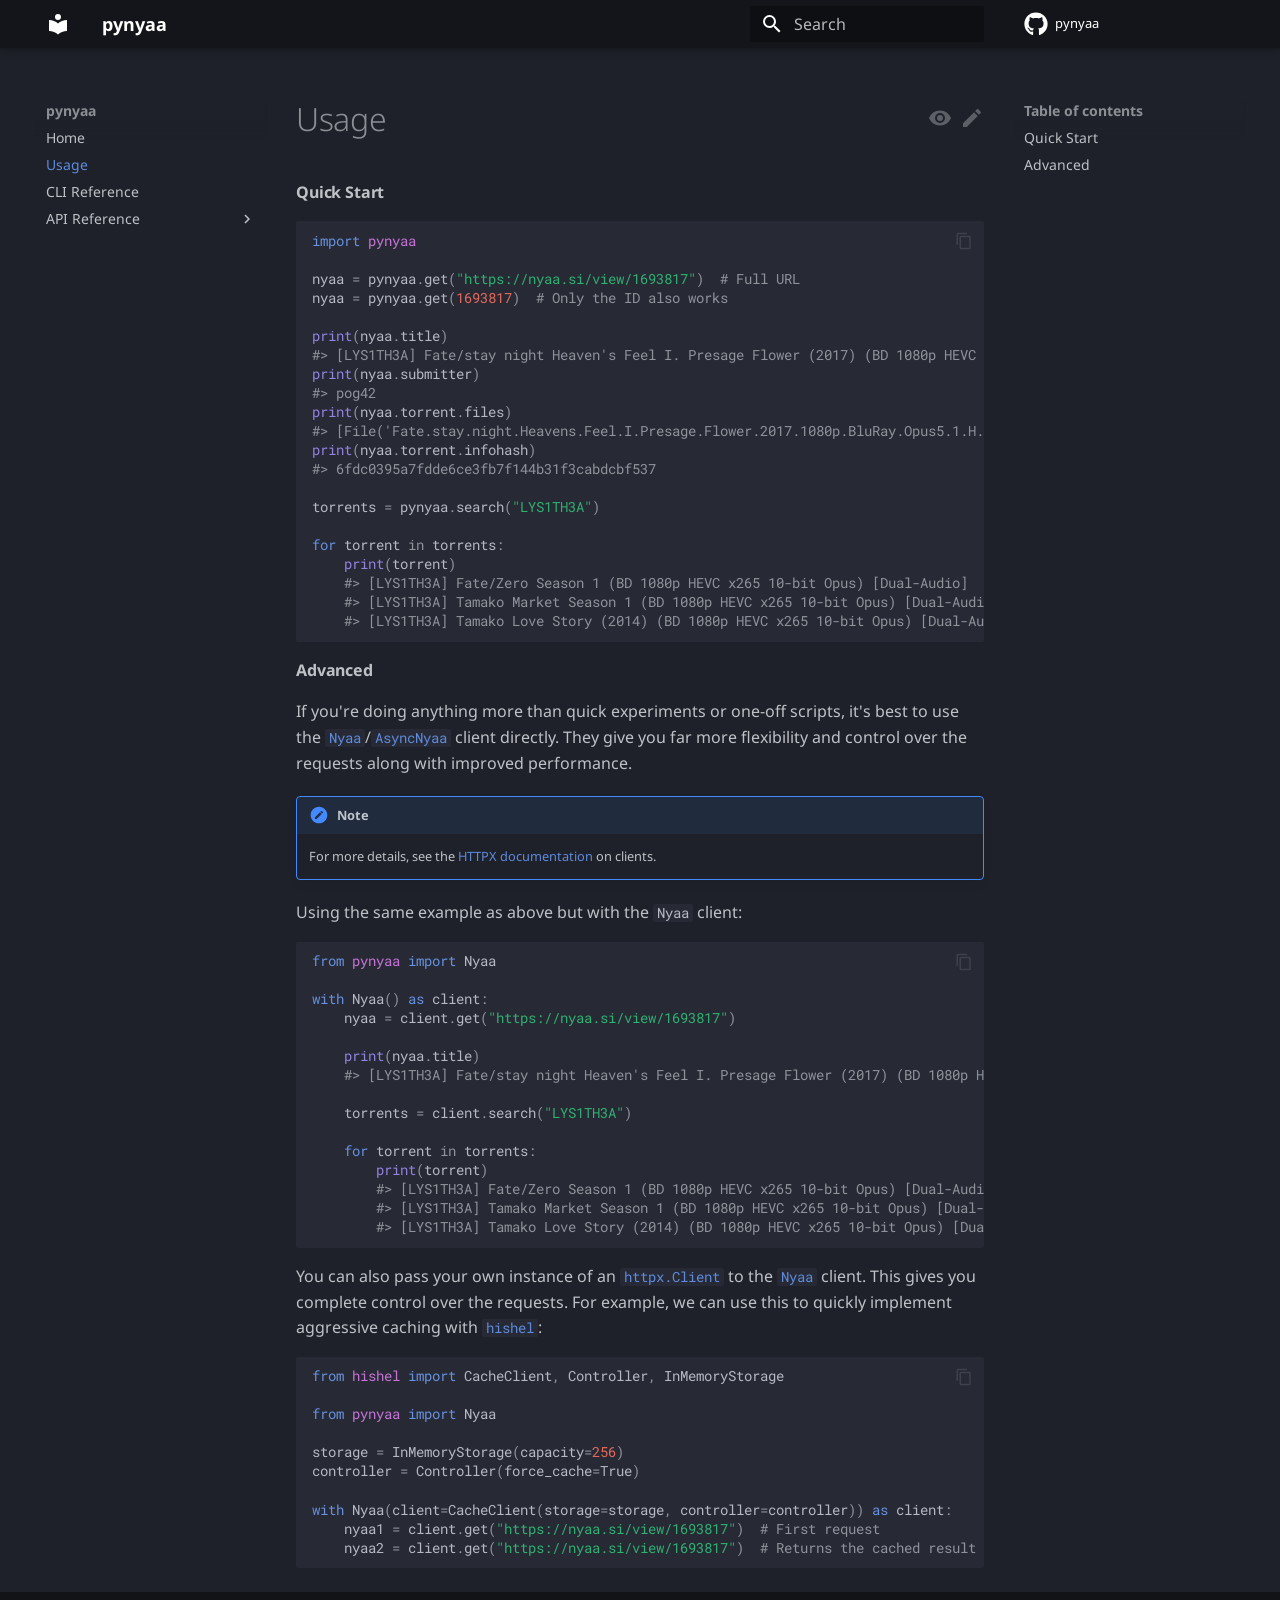
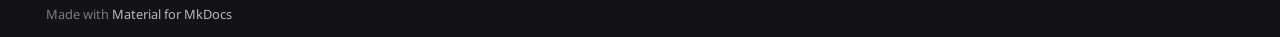
<file: usage/index.html>
<!doctype html>
<html lang="en" class="no-js">
  <head>
    
      <meta charset="utf-8">
      <meta name="viewport" content="width=device-width,initial-scale=1">
      
        <meta name="description" content="Turn nyaa.si torrent pages into neat Python objects">
      
      
        <meta name="author" content="Ravencentric">
      
      
      
        <link rel="prev" href="..">
      
      
        <link rel="next" href="../cli-reference/">
      
      
      <link rel="icon" href="../assets/images/favicon.png">
      <meta name="generator" content="mkdocs-1.6.1, mkdocs-material-9.5.36">
    
    
      
        <title>Usage - pynyaa</title>
      
    
    
      <link rel="stylesheet" href="../assets/stylesheets/main.06209087.min.css">
      
        
        <link rel="stylesheet" href="../assets/stylesheets/palette.06af60db.min.css">
      
      


    
    
      
    
    
      
        
        
        <link rel="preconnect" href="https://fonts.gstatic.com" crossorigin>
        <link rel="stylesheet" href="https://fonts.googleapis.com/css?family=Noto+Sans:300,300i,400,400i,700,700i%7CRoboto+Mono:400,400i,700,700i&display=fallback">
        <style>:root{--md-text-font:"Noto Sans";--md-code-font:"Roboto Mono"}</style>
      
    
    
      <link rel="stylesheet" href="../assets/_mkdocstrings.css">
    
    <script>__md_scope=new URL("..",location),__md_hash=e=>[...e].reduce(((e,_)=>(e<<5)-e+_.charCodeAt(0)),0),__md_get=(e,_=localStorage,t=__md_scope)=>JSON.parse(_.getItem(t.pathname+"."+e)),__md_set=(e,_,t=localStorage,a=__md_scope)=>{try{t.setItem(a.pathname+"."+e,JSON.stringify(_))}catch(e){}}</script>
    
      

    
    
    
  </head>
  
  
    
    
    
    
    
    <body dir="ltr" data-md-color-scheme="slate" data-md-color-primary="black" data-md-color-accent="light-blue">
  
    
    <input class="md-toggle" data-md-toggle="drawer" type="checkbox" id="__drawer" autocomplete="off">
    <input class="md-toggle" data-md-toggle="search" type="checkbox" id="__search" autocomplete="off">
    <label class="md-overlay" for="__drawer"></label>
    <div data-md-component="skip">
      
        
        <a href="#quick-start" class="md-skip">
          Skip to content
        </a>
      
    </div>
    <div data-md-component="announce">
      
    </div>
    
    
      

  

<header class="md-header md-header--shadow" data-md-component="header">
  <nav class="md-header__inner md-grid" aria-label="Header">
    <a href=".." title="pynyaa" class="md-header__button md-logo" aria-label="pynyaa" data-md-component="logo">
      
  
  <svg xmlns="http://www.w3.org/2000/svg" viewBox="0 0 24 24"><path d="M12 8a3 3 0 0 0 3-3 3 3 0 0 0-3-3 3 3 0 0 0-3 3 3 3 0 0 0 3 3m0 3.54C9.64 9.35 6.5 8 3 8v11c3.5 0 6.64 1.35 9 3.54 2.36-2.19 5.5-3.54 9-3.54V8c-3.5 0-6.64 1.35-9 3.54"/></svg>

    </a>
    <label class="md-header__button md-icon" for="__drawer">
      
      <svg xmlns="http://www.w3.org/2000/svg" viewBox="0 0 24 24"><path d="M3 6h18v2H3zm0 5h18v2H3zm0 5h18v2H3z"/></svg>
    </label>
    <div class="md-header__title" data-md-component="header-title">
      <div class="md-header__ellipsis">
        <div class="md-header__topic">
          <span class="md-ellipsis">
            pynyaa
          </span>
        </div>
        <div class="md-header__topic" data-md-component="header-topic">
          <span class="md-ellipsis">
            
              Usage
            
          </span>
        </div>
      </div>
    </div>
    
      
    
    
    
    
      <label class="md-header__button md-icon" for="__search">
        
        <svg xmlns="http://www.w3.org/2000/svg" viewBox="0 0 24 24"><path d="M9.5 3A6.5 6.5 0 0 1 16 9.5c0 1.61-.59 3.09-1.56 4.23l.27.27h.79l5 5-1.5 1.5-5-5v-.79l-.27-.27A6.52 6.52 0 0 1 9.5 16 6.5 6.5 0 0 1 3 9.5 6.5 6.5 0 0 1 9.5 3m0 2C7 5 5 7 5 9.5S7 14 9.5 14 14 12 14 9.5 12 5 9.5 5"/></svg>
      </label>
      <div class="md-search" data-md-component="search" role="dialog">
  <label class="md-search__overlay" for="__search"></label>
  <div class="md-search__inner" role="search">
    <form class="md-search__form" name="search">
      <input type="text" class="md-search__input" name="query" aria-label="Search" placeholder="Search" autocapitalize="off" autocorrect="off" autocomplete="off" spellcheck="false" data-md-component="search-query" required>
      <label class="md-search__icon md-icon" for="__search">
        
        <svg xmlns="http://www.w3.org/2000/svg" viewBox="0 0 24 24"><path d="M9.5 3A6.5 6.5 0 0 1 16 9.5c0 1.61-.59 3.09-1.56 4.23l.27.27h.79l5 5-1.5 1.5-5-5v-.79l-.27-.27A6.52 6.52 0 0 1 9.5 16 6.5 6.5 0 0 1 3 9.5 6.5 6.5 0 0 1 9.5 3m0 2C7 5 5 7 5 9.5S7 14 9.5 14 14 12 14 9.5 12 5 9.5 5"/></svg>
        
        <svg xmlns="http://www.w3.org/2000/svg" viewBox="0 0 24 24"><path d="M20 11v2H8l5.5 5.5-1.42 1.42L4.16 12l7.92-7.92L13.5 5.5 8 11z"/></svg>
      </label>
      <nav class="md-search__options" aria-label="Search">
        
        <button type="reset" class="md-search__icon md-icon" title="Clear" aria-label="Clear" tabindex="-1">
          
          <svg xmlns="http://www.w3.org/2000/svg" viewBox="0 0 24 24"><path d="M19 6.41 17.59 5 12 10.59 6.41 5 5 6.41 10.59 12 5 17.59 6.41 19 12 13.41 17.59 19 19 17.59 13.41 12z"/></svg>
        </button>
      </nav>
      
        <div class="md-search__suggest" data-md-component="search-suggest"></div>
      
    </form>
    <div class="md-search__output">
      <div class="md-search__scrollwrap" tabindex="0" data-md-scrollfix>
        <div class="md-search-result" data-md-component="search-result">
          <div class="md-search-result__meta">
            Initializing search
          </div>
          <ol class="md-search-result__list" role="presentation"></ol>
        </div>
      </div>
    </div>
  </div>
</div>
    
    
      <div class="md-header__source">
        <a href="https://github.com/Ravencentric/pynyaa" title="Go to repository" class="md-source" data-md-component="source">
  <div class="md-source__icon md-icon">
    
    <svg xmlns="http://www.w3.org/2000/svg" viewBox="0 0 496 512"><!--! Font Awesome Free 6.6.0 by @fontawesome - https://fontawesome.com License - https://fontawesome.com/license/free (Icons: CC BY 4.0, Fonts: SIL OFL 1.1, Code: MIT License) Copyright 2024 Fonticons, Inc.--><path d="M165.9 397.4c0 2-2.3 3.6-5.2 3.6-3.3.3-5.6-1.3-5.6-3.6 0-2 2.3-3.6 5.2-3.6 3-.3 5.6 1.3 5.6 3.6m-31.1-4.5c-.7 2 1.3 4.3 4.3 4.9 2.6 1 5.6 0 6.2-2s-1.3-4.3-4.3-5.2c-2.6-.7-5.5.3-6.2 2.3m44.2-1.7c-2.9.7-4.9 2.6-4.6 4.9.3 2 2.9 3.3 5.9 2.6 2.9-.7 4.9-2.6 4.6-4.6-.3-1.9-3-3.2-5.9-2.9M244.8 8C106.1 8 0 113.3 0 252c0 110.9 69.8 205.8 169.5 239.2 12.8 2.3 17.3-5.6 17.3-12.1 0-6.2-.3-40.4-.3-61.4 0 0-70 15-84.7-29.8 0 0-11.4-29.1-27.8-36.6 0 0-22.9-15.7 1.6-15.4 0 0 24.9 2 38.6 25.8 21.9 38.6 58.6 27.5 72.9 20.9 2.3-16 8.8-27.1 16-33.7-55.9-6.2-112.3-14.3-112.3-110.5 0-27.5 7.6-41.3 23.6-58.9-2.6-6.5-11.1-33.3 2.6-67.9 20.9-6.5 69 27 69 27 20-5.6 41.5-8.5 62.8-8.5s42.8 2.9 62.8 8.5c0 0 48.1-33.6 69-27 13.7 34.7 5.2 61.4 2.6 67.9 16 17.7 25.8 31.5 25.8 58.9 0 96.5-58.9 104.2-114.8 110.5 9.2 7.9 17 22.9 17 46.4 0 33.7-.3 75.4-.3 83.6 0 6.5 4.6 14.4 17.3 12.1C428.2 457.8 496 362.9 496 252 496 113.3 383.5 8 244.8 8M97.2 352.9c-1.3 1-1 3.3.7 5.2 1.6 1.6 3.9 2.3 5.2 1 1.3-1 1-3.3-.7-5.2-1.6-1.6-3.9-2.3-5.2-1m-10.8-8.1c-.7 1.3.3 2.9 2.3 3.9 1.6 1 3.6.7 4.3-.7.7-1.3-.3-2.9-2.3-3.9-2-.6-3.6-.3-4.3.7m32.4 35.6c-1.6 1.3-1 4.3 1.3 6.2 2.3 2.3 5.2 2.6 6.5 1 1.3-1.3.7-4.3-1.3-6.2-2.2-2.3-5.2-2.6-6.5-1m-11.4-14.7c-1.6 1-1.6 3.6 0 5.9s4.3 3.3 5.6 2.3c1.6-1.3 1.6-3.9 0-6.2-1.4-2.3-4-3.3-5.6-2"/></svg>
  </div>
  <div class="md-source__repository">
    pynyaa
  </div>
</a>
      </div>
    
  </nav>
  
</header>
    
    <div class="md-container" data-md-component="container">
      
      
        
          
        
      
      <main class="md-main" data-md-component="main">
        <div class="md-main__inner md-grid">
          
            
              
              <div class="md-sidebar md-sidebar--primary" data-md-component="sidebar" data-md-type="navigation" >
                <div class="md-sidebar__scrollwrap">
                  <div class="md-sidebar__inner">
                    



<nav class="md-nav md-nav--primary" aria-label="Navigation" data-md-level="0">
  <label class="md-nav__title" for="__drawer">
    <a href=".." title="pynyaa" class="md-nav__button md-logo" aria-label="pynyaa" data-md-component="logo">
      
  
  <svg xmlns="http://www.w3.org/2000/svg" viewBox="0 0 24 24"><path d="M12 8a3 3 0 0 0 3-3 3 3 0 0 0-3-3 3 3 0 0 0-3 3 3 3 0 0 0 3 3m0 3.54C9.64 9.35 6.5 8 3 8v11c3.5 0 6.64 1.35 9 3.54 2.36-2.19 5.5-3.54 9-3.54V8c-3.5 0-6.64 1.35-9 3.54"/></svg>

    </a>
    pynyaa
  </label>
  
    <div class="md-nav__source">
      <a href="https://github.com/Ravencentric/pynyaa" title="Go to repository" class="md-source" data-md-component="source">
  <div class="md-source__icon md-icon">
    
    <svg xmlns="http://www.w3.org/2000/svg" viewBox="0 0 496 512"><!--! Font Awesome Free 6.6.0 by @fontawesome - https://fontawesome.com License - https://fontawesome.com/license/free (Icons: CC BY 4.0, Fonts: SIL OFL 1.1, Code: MIT License) Copyright 2024 Fonticons, Inc.--><path d="M165.9 397.4c0 2-2.3 3.6-5.2 3.6-3.3.3-5.6-1.3-5.6-3.6 0-2 2.3-3.6 5.2-3.6 3-.3 5.6 1.3 5.6 3.6m-31.1-4.5c-.7 2 1.3 4.3 4.3 4.9 2.6 1 5.6 0 6.2-2s-1.3-4.3-4.3-5.2c-2.6-.7-5.5.3-6.2 2.3m44.2-1.7c-2.9.7-4.9 2.6-4.6 4.9.3 2 2.9 3.3 5.9 2.6 2.9-.7 4.9-2.6 4.6-4.6-.3-1.9-3-3.2-5.9-2.9M244.8 8C106.1 8 0 113.3 0 252c0 110.9 69.8 205.8 169.5 239.2 12.8 2.3 17.3-5.6 17.3-12.1 0-6.2-.3-40.4-.3-61.4 0 0-70 15-84.7-29.8 0 0-11.4-29.1-27.8-36.6 0 0-22.9-15.7 1.6-15.4 0 0 24.9 2 38.6 25.8 21.9 38.6 58.6 27.5 72.9 20.9 2.3-16 8.8-27.1 16-33.7-55.9-6.2-112.3-14.3-112.3-110.5 0-27.5 7.6-41.3 23.6-58.9-2.6-6.5-11.1-33.3 2.6-67.9 20.9-6.5 69 27 69 27 20-5.6 41.5-8.5 62.8-8.5s42.8 2.9 62.8 8.5c0 0 48.1-33.6 69-27 13.7 34.7 5.2 61.4 2.6 67.9 16 17.7 25.8 31.5 25.8 58.9 0 96.5-58.9 104.2-114.8 110.5 9.2 7.9 17 22.9 17 46.4 0 33.7-.3 75.4-.3 83.6 0 6.5 4.6 14.4 17.3 12.1C428.2 457.8 496 362.9 496 252 496 113.3 383.5 8 244.8 8M97.2 352.9c-1.3 1-1 3.3.7 5.2 1.6 1.6 3.9 2.3 5.2 1 1.3-1 1-3.3-.7-5.2-1.6-1.6-3.9-2.3-5.2-1m-10.8-8.1c-.7 1.3.3 2.9 2.3 3.9 1.6 1 3.6.7 4.3-.7.7-1.3-.3-2.9-2.3-3.9-2-.6-3.6-.3-4.3.7m32.4 35.6c-1.6 1.3-1 4.3 1.3 6.2 2.3 2.3 5.2 2.6 6.5 1 1.3-1.3.7-4.3-1.3-6.2-2.2-2.3-5.2-2.6-6.5-1m-11.4-14.7c-1.6 1-1.6 3.6 0 5.9s4.3 3.3 5.6 2.3c1.6-1.3 1.6-3.9 0-6.2-1.4-2.3-4-3.3-5.6-2"/></svg>
  </div>
  <div class="md-source__repository">
    pynyaa
  </div>
</a>
    </div>
  
  <ul class="md-nav__list" data-md-scrollfix>
    
      
      
  
  
  
  
    <li class="md-nav__item">
      <a href=".." class="md-nav__link">
        
  
  <span class="md-ellipsis">
    Home
  </span>
  

      </a>
    </li>
  

    
      
      
  
  
    
  
  
  
    <li class="md-nav__item md-nav__item--active">
      
      <input class="md-nav__toggle md-toggle" type="checkbox" id="__toc">
      
      
      
        <label class="md-nav__link md-nav__link--active" for="__toc">
          
  
  <span class="md-ellipsis">
    Usage
  </span>
  

          <span class="md-nav__icon md-icon"></span>
        </label>
      
      <a href="./" class="md-nav__link md-nav__link--active">
        
  
  <span class="md-ellipsis">
    Usage
  </span>
  

      </a>
      
        

<nav class="md-nav md-nav--secondary" aria-label="Table of contents">
  
  
  
  
    <label class="md-nav__title" for="__toc">
      <span class="md-nav__icon md-icon"></span>
      Table of contents
    </label>
    <ul class="md-nav__list" data-md-component="toc" data-md-scrollfix>
      
        <li class="md-nav__item">
  <a href="#quick-start" class="md-nav__link">
    <span class="md-ellipsis">
      Quick Start
    </span>
  </a>
  
</li>
      
        <li class="md-nav__item">
  <a href="#advanced" class="md-nav__link">
    <span class="md-ellipsis">
      Advanced
    </span>
  </a>
  
</li>
      
    </ul>
  
</nav>
      
    </li>
  

    
      
      
  
  
  
  
    <li class="md-nav__item">
      <a href="../cli-reference/" class="md-nav__link">
        
  
  <span class="md-ellipsis">
    CLI Reference
  </span>
  

      </a>
    </li>
  

    
      
      
  
  
  
  
    
    
    
    
    <li class="md-nav__item md-nav__item--nested">
      
        
        
        <input class="md-nav__toggle md-toggle " type="checkbox" id="__nav_4" >
        
          
          <label class="md-nav__link" for="__nav_4" id="__nav_4_label" tabindex="0">
            
  
  <span class="md-ellipsis">
    API Reference
  </span>
  

            <span class="md-nav__icon md-icon"></span>
          </label>
        
        <nav class="md-nav" data-md-level="1" aria-labelledby="__nav_4_label" aria-expanded="false">
          <label class="md-nav__title" for="__nav_4">
            <span class="md-nav__icon md-icon"></span>
            API Reference
          </label>
          <ul class="md-nav__list" data-md-scrollfix>
            
              
                
  
  
  
  
    <li class="md-nav__item">
      <a href="../api-reference/clients/" class="md-nav__link">
        
  
  <span class="md-ellipsis">
    Clients
  </span>
  

      </a>
    </li>
  

              
            
              
                
  
  
  
  
    <li class="md-nav__item">
      <a href="../api-reference/models/" class="md-nav__link">
        
  
  <span class="md-ellipsis">
    Models
  </span>
  

      </a>
    </li>
  

              
            
              
                
  
  
  
  
    <li class="md-nav__item">
      <a href="../api-reference/enums/" class="md-nav__link">
        
  
  <span class="md-ellipsis">
    Enums
  </span>
  

      </a>
    </li>
  

              
            
              
                
  
  
  
  
    <li class="md-nav__item">
      <a href="../api-reference/types.md" class="md-nav__link">
        
  
  <span class="md-ellipsis">
    Types
  </span>
  

      </a>
    </li>
  

              
            
          </ul>
        </nav>
      
    </li>
  

    
  </ul>
</nav>
                  </div>
                </div>
              </div>
            
            
              
              <div class="md-sidebar md-sidebar--secondary" data-md-component="sidebar" data-md-type="toc" >
                <div class="md-sidebar__scrollwrap">
                  <div class="md-sidebar__inner">
                    

<nav class="md-nav md-nav--secondary" aria-label="Table of contents">
  
  
  
  
    <label class="md-nav__title" for="__toc">
      <span class="md-nav__icon md-icon"></span>
      Table of contents
    </label>
    <ul class="md-nav__list" data-md-component="toc" data-md-scrollfix>
      
        <li class="md-nav__item">
  <a href="#quick-start" class="md-nav__link">
    <span class="md-ellipsis">
      Quick Start
    </span>
  </a>
  
</li>
      
        <li class="md-nav__item">
  <a href="#advanced" class="md-nav__link">
    <span class="md-ellipsis">
      Advanced
    </span>
  </a>
  
</li>
      
    </ul>
  
</nav>
                  </div>
                </div>
              </div>
            
          
          
            <div class="md-content" data-md-component="content">
              <article class="md-content__inner md-typeset">
                
                  

  
    <a href="https://github.com/Ravencentric/pynyaa/edit/main/docs/usage.md" title="Edit this page" class="md-content__button md-icon">
      
      <svg xmlns="http://www.w3.org/2000/svg" viewBox="0 0 24 24"><path d="M20.71 7.04c.39-.39.39-1.04 0-1.41l-2.34-2.34c-.37-.39-1.02-.39-1.41 0l-1.84 1.83 3.75 3.75M3 17.25V21h3.75L17.81 9.93l-3.75-3.75z"/></svg>
    </a>
  
  
    
      
    
    <a href="https://github.com/Ravencentric/pynyaa/raw/main/docs/usage.md" title="View source of this page" class="md-content__button md-icon">
      
      <svg xmlns="http://www.w3.org/2000/svg" viewBox="0 0 24 24"><path d="M12 9a3 3 0 0 0-3 3 3 3 0 0 0 3 3 3 3 0 0 0 3-3 3 3 0 0 0-3-3m0 8a5 5 0 0 1-5-5 5 5 0 0 1 5-5 5 5 0 0 1 5 5 5 5 0 0 1-5 5m0-12.5C7 4.5 2.73 7.61 1 12c1.73 4.39 6 7.5 11 7.5s9.27-3.11 11-7.5c-1.73-4.39-6-7.5-11-7.5"/></svg>
    </a>
  


  <h1>Usage</h1>

<h4 id="quick-start">Quick Start</h4>
<div class="language-py highlight"><pre><span></span><code><span id="__span-0-1"><a id="__codelineno-0-1" name="__codelineno-0-1" href="#__codelineno-0-1"></a><span class="kn">import</span> <span class="nn">pynyaa</span>
</span><span id="__span-0-2"><a id="__codelineno-0-2" name="__codelineno-0-2" href="#__codelineno-0-2"></a>
</span><span id="__span-0-3"><a id="__codelineno-0-3" name="__codelineno-0-3" href="#__codelineno-0-3"></a><span class="n">nyaa</span> <span class="o">=</span> <span class="n">pynyaa</span><span class="o">.</span><span class="n">get</span><span class="p">(</span><span class="s2">&quot;https://nyaa.si/view/1693817&quot;</span><span class="p">)</span>  <span class="c1"># Full URL</span>
</span><span id="__span-0-4"><a id="__codelineno-0-4" name="__codelineno-0-4" href="#__codelineno-0-4"></a><span class="n">nyaa</span> <span class="o">=</span> <span class="n">pynyaa</span><span class="o">.</span><span class="n">get</span><span class="p">(</span><span class="mi">1693817</span><span class="p">)</span>  <span class="c1"># Only the ID also works</span>
</span><span id="__span-0-5"><a id="__codelineno-0-5" name="__codelineno-0-5" href="#__codelineno-0-5"></a>
</span><span id="__span-0-6"><a id="__codelineno-0-6" name="__codelineno-0-6" href="#__codelineno-0-6"></a><span class="nb">print</span><span class="p">(</span><span class="n">nyaa</span><span class="o">.</span><span class="n">title</span><span class="p">)</span>
</span><span id="__span-0-7"><a id="__codelineno-0-7" name="__codelineno-0-7" href="#__codelineno-0-7"></a><span class="c1">#&gt; [LYS1TH3A] Fate/stay night Heaven&#39;s Feel I. Presage Flower (2017) (BD 1080p HEVC x265 10-bit Opus) [Dual-Audio]</span>
</span><span id="__span-0-8"><a id="__codelineno-0-8" name="__codelineno-0-8" href="#__codelineno-0-8"></a><span class="nb">print</span><span class="p">(</span><span class="n">nyaa</span><span class="o">.</span><span class="n">submitter</span><span class="p">)</span>
</span><span id="__span-0-9"><a id="__codelineno-0-9" name="__codelineno-0-9" href="#__codelineno-0-9"></a><span class="c1">#&gt; pog42</span>
</span><span id="__span-0-10"><a id="__codelineno-0-10" name="__codelineno-0-10" href="#__codelineno-0-10"></a><span class="nb">print</span><span class="p">(</span><span class="n">nyaa</span><span class="o">.</span><span class="n">torrent</span><span class="o">.</span><span class="n">files</span><span class="p">)</span>
</span><span id="__span-0-11"><a id="__codelineno-0-11" name="__codelineno-0-11" href="#__codelineno-0-11"></a><span class="c1">#&gt; [File(&#39;Fate.stay.night.Heavens.Feel.I.Presage.Flower.2017.1080p.BluRay.Opus5.1.H.265-LYS1TH3A.mkv&#39;, size=12263052206)]</span>
</span><span id="__span-0-12"><a id="__codelineno-0-12" name="__codelineno-0-12" href="#__codelineno-0-12"></a><span class="nb">print</span><span class="p">(</span><span class="n">nyaa</span><span class="o">.</span><span class="n">torrent</span><span class="o">.</span><span class="n">infohash</span><span class="p">)</span>
</span><span id="__span-0-13"><a id="__codelineno-0-13" name="__codelineno-0-13" href="#__codelineno-0-13"></a><span class="c1">#&gt; 6fdc0395a7fdde6ce3fb7f144b31f3cabdcbf537</span>
</span><span id="__span-0-14"><a id="__codelineno-0-14" name="__codelineno-0-14" href="#__codelineno-0-14"></a>
</span><span id="__span-0-15"><a id="__codelineno-0-15" name="__codelineno-0-15" href="#__codelineno-0-15"></a><span class="n">torrents</span> <span class="o">=</span> <span class="n">pynyaa</span><span class="o">.</span><span class="n">search</span><span class="p">(</span><span class="s2">&quot;LYS1TH3A&quot;</span><span class="p">)</span>
</span><span id="__span-0-16"><a id="__codelineno-0-16" name="__codelineno-0-16" href="#__codelineno-0-16"></a>
</span><span id="__span-0-17"><a id="__codelineno-0-17" name="__codelineno-0-17" href="#__codelineno-0-17"></a><span class="k">for</span> <span class="n">torrent</span> <span class="ow">in</span> <span class="n">torrents</span><span class="p">:</span>
</span><span id="__span-0-18"><a id="__codelineno-0-18" name="__codelineno-0-18" href="#__codelineno-0-18"></a>    <span class="nb">print</span><span class="p">(</span><span class="n">torrent</span><span class="p">)</span>
</span><span id="__span-0-19"><a id="__codelineno-0-19" name="__codelineno-0-19" href="#__codelineno-0-19"></a>    <span class="c1">#&gt; [LYS1TH3A] Fate/Zero Season 1 (BD 1080p HEVC x265 10-bit Opus) [Dual-Audio]</span>
</span><span id="__span-0-20"><a id="__codelineno-0-20" name="__codelineno-0-20" href="#__codelineno-0-20"></a>    <span class="c1">#&gt; [LYS1TH3A] Tamako Market Season 1 (BD 1080p HEVC x265 10-bit Opus) [Dual-Audio]</span>
</span><span id="__span-0-21"><a id="__codelineno-0-21" name="__codelineno-0-21" href="#__codelineno-0-21"></a>    <span class="c1">#&gt; [LYS1TH3A] Tamako Love Story (2014) (BD 1080p HEVC x265 10-bit Opus) [Dual-Audio]</span>
</span></code></pre></div>
<h4 id="advanced">Advanced</h4>
<p>If you're doing anything more than quick experiments or one-off scripts, it's best to use the <a class="autorefs autorefs-internal" href="../api-reference/clients/#pynyaa.Nyaa"><code>Nyaa</code></a>/<a class="autorefs autorefs-internal" href="../api-reference/clients/#pynyaa.AsyncNyaa"><code>AsyncNyaa</code></a> client directly. They give you far more flexibility and control over the requests along with improved performance.</p>
<div class="admonition note">
<p class="admonition-title">Note</p>
<p>For more details, see the <a href="https://www.python-httpx.org/advanced/clients/#why-use-a-client">HTTPX documentation</a> on clients.</p>
</div>
<p>Using the same example as above but with the <code>Nyaa</code> client:
<div class="language-py highlight"><pre><span></span><code><span id="__span-1-1"><a id="__codelineno-1-1" name="__codelineno-1-1" href="#__codelineno-1-1"></a><span class="kn">from</span> <span class="nn">pynyaa</span> <span class="kn">import</span> <span class="n">Nyaa</span>
</span><span id="__span-1-2"><a id="__codelineno-1-2" name="__codelineno-1-2" href="#__codelineno-1-2"></a>
</span><span id="__span-1-3"><a id="__codelineno-1-3" name="__codelineno-1-3" href="#__codelineno-1-3"></a><span class="k">with</span> <span class="n">Nyaa</span><span class="p">()</span> <span class="k">as</span> <span class="n">client</span><span class="p">:</span>
</span><span id="__span-1-4"><a id="__codelineno-1-4" name="__codelineno-1-4" href="#__codelineno-1-4"></a>    <span class="n">nyaa</span> <span class="o">=</span> <span class="n">client</span><span class="o">.</span><span class="n">get</span><span class="p">(</span><span class="s2">&quot;https://nyaa.si/view/1693817&quot;</span><span class="p">)</span>
</span><span id="__span-1-5"><a id="__codelineno-1-5" name="__codelineno-1-5" href="#__codelineno-1-5"></a>
</span><span id="__span-1-6"><a id="__codelineno-1-6" name="__codelineno-1-6" href="#__codelineno-1-6"></a>    <span class="nb">print</span><span class="p">(</span><span class="n">nyaa</span><span class="o">.</span><span class="n">title</span><span class="p">)</span>
</span><span id="__span-1-7"><a id="__codelineno-1-7" name="__codelineno-1-7" href="#__codelineno-1-7"></a>    <span class="c1">#&gt; [LYS1TH3A] Fate/stay night Heaven&#39;s Feel I. Presage Flower (2017) (BD 1080p HEVC x265 10-bit Opus) [Dual-Audio]</span>
</span><span id="__span-1-8"><a id="__codelineno-1-8" name="__codelineno-1-8" href="#__codelineno-1-8"></a>
</span><span id="__span-1-9"><a id="__codelineno-1-9" name="__codelineno-1-9" href="#__codelineno-1-9"></a>    <span class="n">torrents</span> <span class="o">=</span> <span class="n">client</span><span class="o">.</span><span class="n">search</span><span class="p">(</span><span class="s2">&quot;LYS1TH3A&quot;</span><span class="p">)</span>
</span><span id="__span-1-10"><a id="__codelineno-1-10" name="__codelineno-1-10" href="#__codelineno-1-10"></a>
</span><span id="__span-1-11"><a id="__codelineno-1-11" name="__codelineno-1-11" href="#__codelineno-1-11"></a>    <span class="k">for</span> <span class="n">torrent</span> <span class="ow">in</span> <span class="n">torrents</span><span class="p">:</span>
</span><span id="__span-1-12"><a id="__codelineno-1-12" name="__codelineno-1-12" href="#__codelineno-1-12"></a>        <span class="nb">print</span><span class="p">(</span><span class="n">torrent</span><span class="p">)</span>
</span><span id="__span-1-13"><a id="__codelineno-1-13" name="__codelineno-1-13" href="#__codelineno-1-13"></a>        <span class="c1">#&gt; [LYS1TH3A] Fate/Zero Season 1 (BD 1080p HEVC x265 10-bit Opus) [Dual-Audio]</span>
</span><span id="__span-1-14"><a id="__codelineno-1-14" name="__codelineno-1-14" href="#__codelineno-1-14"></a>        <span class="c1">#&gt; [LYS1TH3A] Tamako Market Season 1 (BD 1080p HEVC x265 10-bit Opus) [Dual-Audio]</span>
</span><span id="__span-1-15"><a id="__codelineno-1-15" name="__codelineno-1-15" href="#__codelineno-1-15"></a>        <span class="c1">#&gt; [LYS1TH3A] Tamako Love Story (2014) (BD 1080p HEVC x265 10-bit Opus) [Dual-Audio]</span>
</span></code></pre></div></p>
<p>You can also pass your own instance of an <a href="https://www.python-httpx.org/api/#client"><code>httpx.Client</code></a> to the <a class="autorefs autorefs-internal" href="../api-reference/clients/#pynyaa.Nyaa"><code>Nyaa</code></a> client. This gives you complete control over the requests. For example, we can use this to quickly implement aggressive caching with <a href="https://github.com/karpetrosyan/hishel"><code>hishel</code></a>:</p>
<div class="language-py highlight"><pre><span></span><code><span id="__span-2-1"><a id="__codelineno-2-1" name="__codelineno-2-1" href="#__codelineno-2-1"></a><span class="kn">from</span> <span class="nn">hishel</span> <span class="kn">import</span> <span class="n">CacheClient</span><span class="p">,</span> <span class="n">Controller</span><span class="p">,</span> <span class="n">InMemoryStorage</span>
</span><span id="__span-2-2"><a id="__codelineno-2-2" name="__codelineno-2-2" href="#__codelineno-2-2"></a>
</span><span id="__span-2-3"><a id="__codelineno-2-3" name="__codelineno-2-3" href="#__codelineno-2-3"></a><span class="kn">from</span> <span class="nn">pynyaa</span> <span class="kn">import</span> <span class="n">Nyaa</span>
</span><span id="__span-2-4"><a id="__codelineno-2-4" name="__codelineno-2-4" href="#__codelineno-2-4"></a>
</span><span id="__span-2-5"><a id="__codelineno-2-5" name="__codelineno-2-5" href="#__codelineno-2-5"></a><span class="n">storage</span> <span class="o">=</span> <span class="n">InMemoryStorage</span><span class="p">(</span><span class="n">capacity</span><span class="o">=</span><span class="mi">256</span><span class="p">)</span>
</span><span id="__span-2-6"><a id="__codelineno-2-6" name="__codelineno-2-6" href="#__codelineno-2-6"></a><span class="n">controller</span> <span class="o">=</span> <span class="n">Controller</span><span class="p">(</span><span class="n">force_cache</span><span class="o">=</span><span class="kc">True</span><span class="p">)</span>
</span><span id="__span-2-7"><a id="__codelineno-2-7" name="__codelineno-2-7" href="#__codelineno-2-7"></a>
</span><span id="__span-2-8"><a id="__codelineno-2-8" name="__codelineno-2-8" href="#__codelineno-2-8"></a><span class="k">with</span> <span class="n">Nyaa</span><span class="p">(</span><span class="n">client</span><span class="o">=</span><span class="n">CacheClient</span><span class="p">(</span><span class="n">storage</span><span class="o">=</span><span class="n">storage</span><span class="p">,</span> <span class="n">controller</span><span class="o">=</span><span class="n">controller</span><span class="p">))</span> <span class="k">as</span> <span class="n">client</span><span class="p">:</span>
</span><span id="__span-2-9"><a id="__codelineno-2-9" name="__codelineno-2-9" href="#__codelineno-2-9"></a>    <span class="n">nyaa1</span> <span class="o">=</span> <span class="n">client</span><span class="o">.</span><span class="n">get</span><span class="p">(</span><span class="s2">&quot;https://nyaa.si/view/1693817&quot;</span><span class="p">)</span>  <span class="c1"># First request</span>
</span><span id="__span-2-10"><a id="__codelineno-2-10" name="__codelineno-2-10" href="#__codelineno-2-10"></a>    <span class="n">nyaa2</span> <span class="o">=</span> <span class="n">client</span><span class="o">.</span><span class="n">get</span><span class="p">(</span><span class="s2">&quot;https://nyaa.si/view/1693817&quot;</span><span class="p">)</span>  <span class="c1"># Returns the cached result</span>
</span></code></pre></div>












                
              </article>
            </div>
          
          
<script>var target=document.getElementById(location.hash.slice(1));target&&target.name&&(target.checked=target.name.startsWith("__tabbed_"))</script>
        </div>
        
          <button type="button" class="md-top md-icon" data-md-component="top" hidden>
  
  <svg xmlns="http://www.w3.org/2000/svg" viewBox="0 0 24 24"><path d="M13 20h-2V8l-5.5 5.5-1.42-1.42L12 4.16l7.92 7.92-1.42 1.42L13 8z"/></svg>
  Back to top
</button>
        
      </main>
      
        <footer class="md-footer">
  
  <div class="md-footer-meta md-typeset">
    <div class="md-footer-meta__inner md-grid">
      <div class="md-copyright">
  
  
    Made with
    <a href="https://squidfunk.github.io/mkdocs-material/" target="_blank" rel="noopener">
      Material for MkDocs
    </a>
  
</div>
      
    </div>
  </div>
</footer>
      
    </div>
    <div class="md-dialog" data-md-component="dialog">
      <div class="md-dialog__inner md-typeset"></div>
    </div>
    
    
    <script id="__config" type="application/json">{"base": "..", "features": ["navigation.instant", "navigation.tracking", "toc.follow", "navigation.top", "search.suggest", "search.highlight", "content.action.edit", "content.action.view", "content.code.copy", "content.code.annotate"], "search": "../assets/javascripts/workers/search.6ce7567c.min.js", "translations": {"clipboard.copied": "Copied to clipboard", "clipboard.copy": "Copy to clipboard", "search.result.more.one": "1 more on this page", "search.result.more.other": "# more on this page", "search.result.none": "No matching documents", "search.result.one": "1 matching document", "search.result.other": "# matching documents", "search.result.placeholder": "Type to start searching", "search.result.term.missing": "Missing", "select.version": "Select version"}}</script>
    
    
      <script src="../assets/javascripts/bundle.56dfad97.min.js"></script>
      
    
  </body>
</html>
</file>
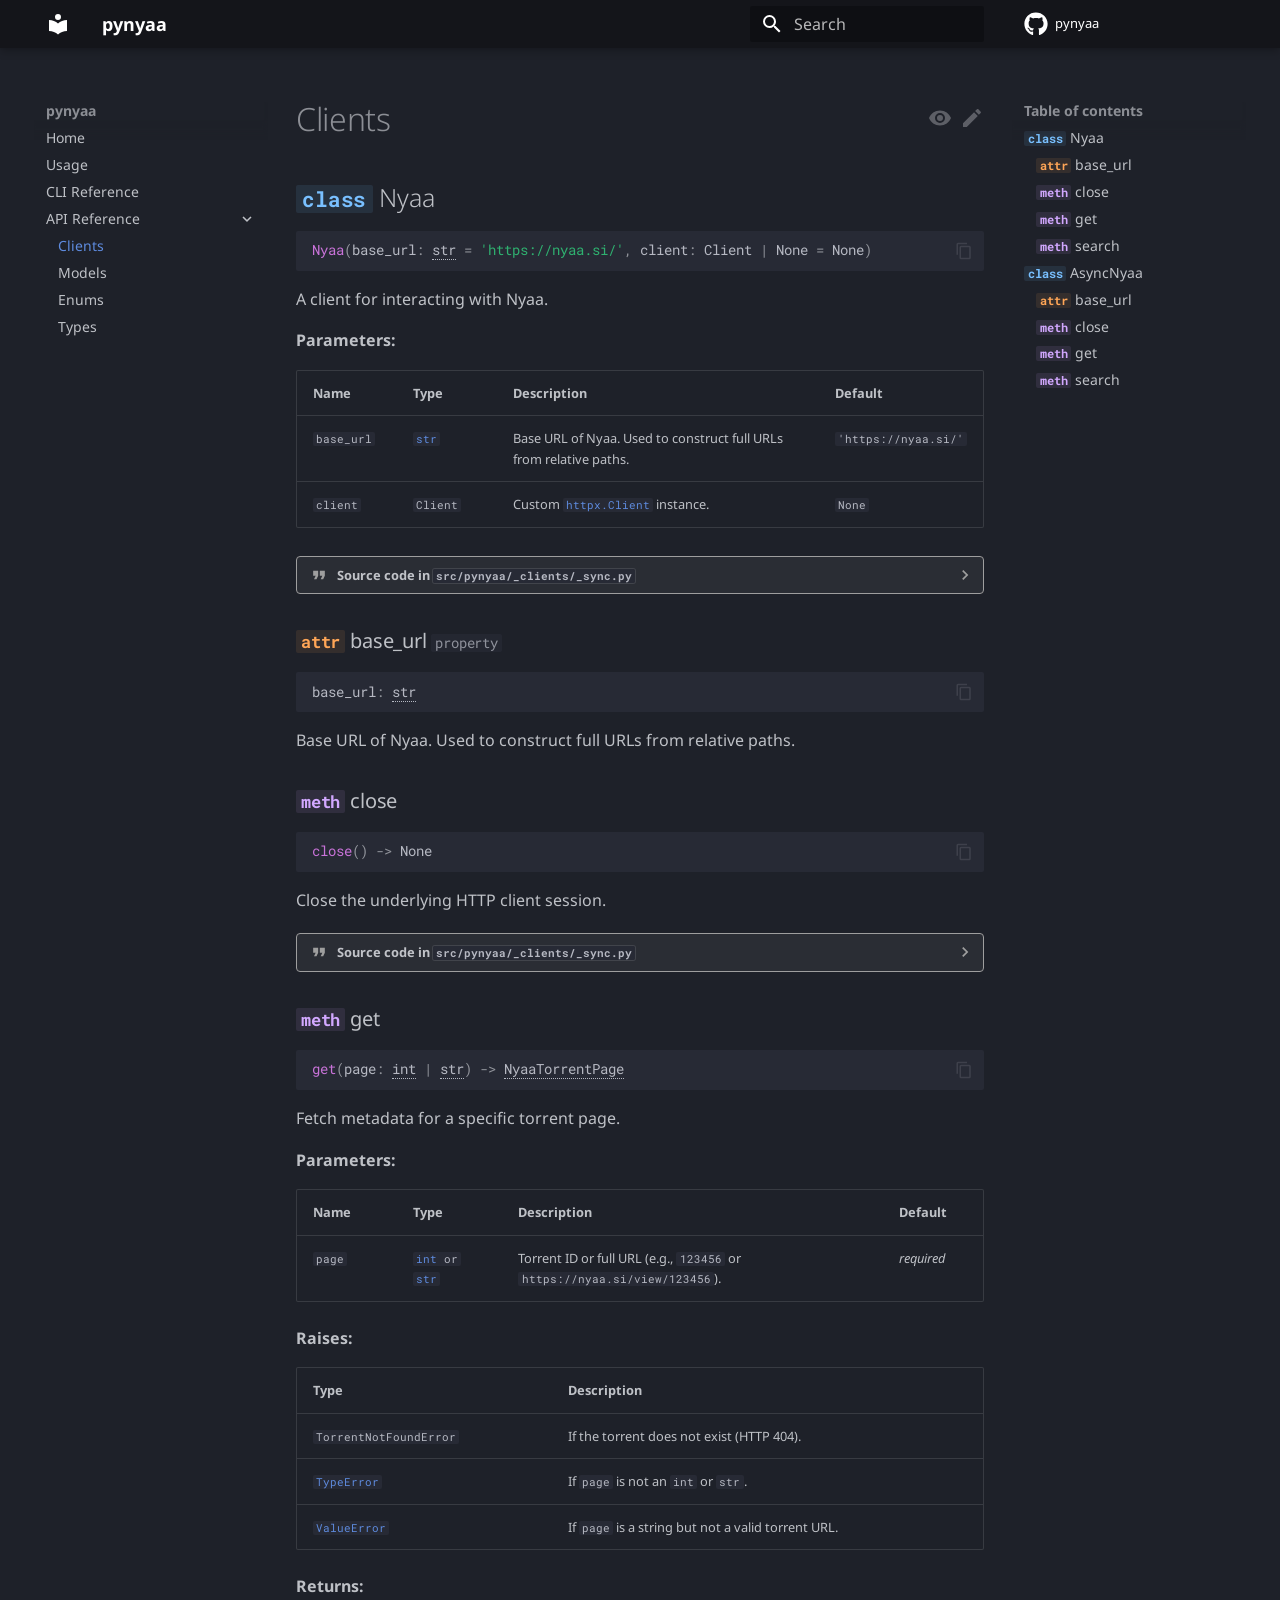
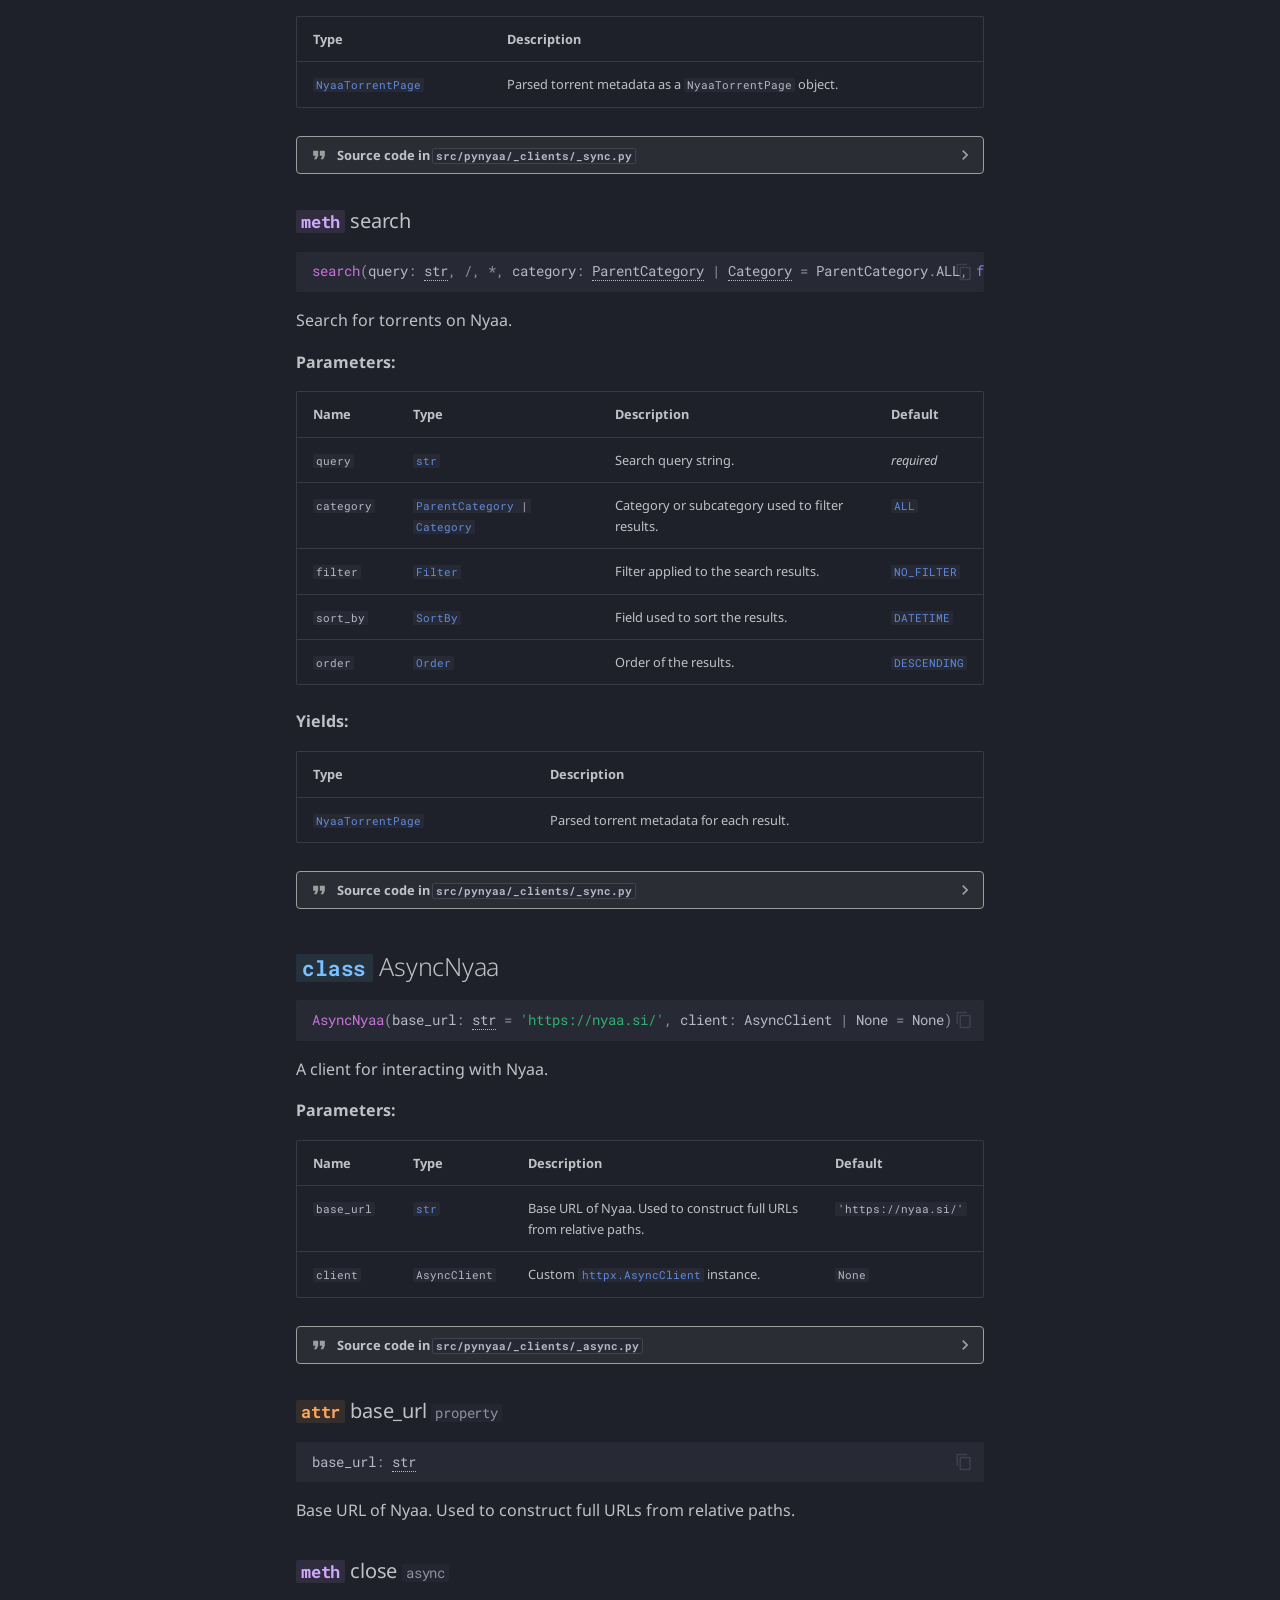
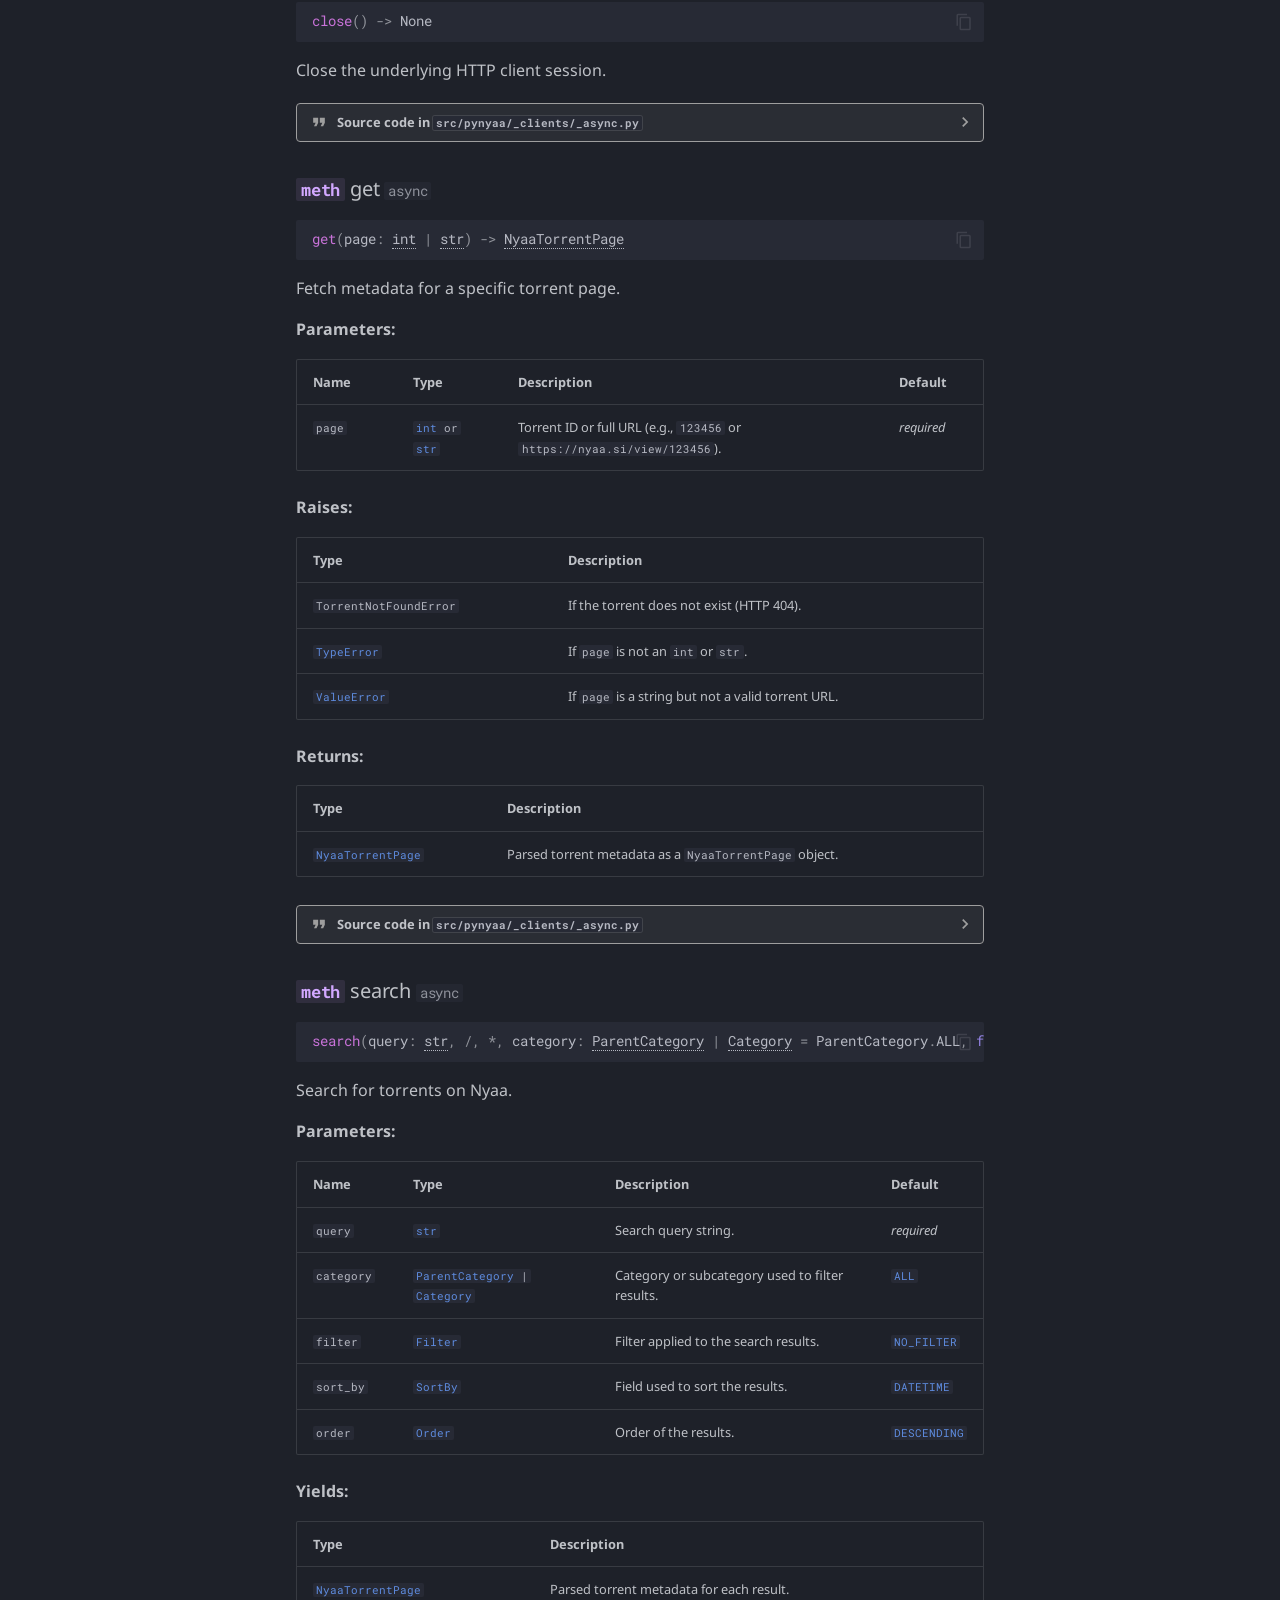
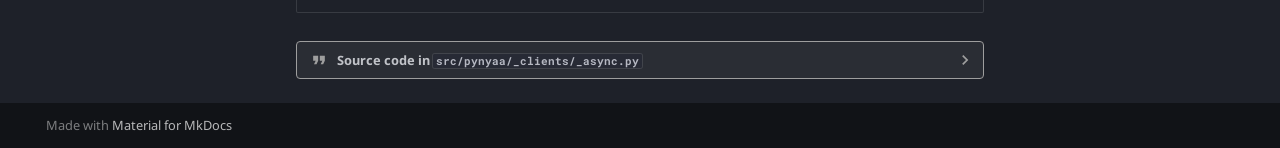
<file: api-reference/clients/index.html>
<!doctype html>
<html lang="en" class="no-js">
  <head>
    
      <meta charset="utf-8">
      <meta name="viewport" content="width=device-width,initial-scale=1">
      
        <meta name="description" content="Turn nyaa.si torrent pages into neat Python objects">
      
      
        <meta name="author" content="Ravencentric">
      
      
      
        <link rel="prev" href="../../cli-reference/">
      
      
        <link rel="next" href="../models/">
      
      
      <link rel="icon" href="../../assets/images/favicon.png">
      <meta name="generator" content="mkdocs-1.6.1, mkdocs-material-9.5.36">
    
    
      
        <title>Clients - pynyaa</title>
      
    
    
      <link rel="stylesheet" href="../../assets/stylesheets/main.06209087.min.css">
      
        
        <link rel="stylesheet" href="../../assets/stylesheets/palette.06af60db.min.css">
      
      


    
    
      
    
    
      
        
        
        <link rel="preconnect" href="https://fonts.gstatic.com" crossorigin>
        <link rel="stylesheet" href="https://fonts.googleapis.com/css?family=Noto+Sans:300,300i,400,400i,700,700i%7CRoboto+Mono:400,400i,700,700i&display=fallback">
        <style>:root{--md-text-font:"Noto Sans";--md-code-font:"Roboto Mono"}</style>
      
    
    
      <link rel="stylesheet" href="../../assets/_mkdocstrings.css">
    
    <script>__md_scope=new URL("../..",location),__md_hash=e=>[...e].reduce(((e,_)=>(e<<5)-e+_.charCodeAt(0)),0),__md_get=(e,_=localStorage,t=__md_scope)=>JSON.parse(_.getItem(t.pathname+"."+e)),__md_set=(e,_,t=localStorage,a=__md_scope)=>{try{t.setItem(a.pathname+"."+e,JSON.stringify(_))}catch(e){}}</script>
    
      

    
    
    
  </head>
  
  
    
    
    
    
    
    <body dir="ltr" data-md-color-scheme="slate" data-md-color-primary="black" data-md-color-accent="light-blue">
  
    
    <input class="md-toggle" data-md-toggle="drawer" type="checkbox" id="__drawer" autocomplete="off">
    <input class="md-toggle" data-md-toggle="search" type="checkbox" id="__search" autocomplete="off">
    <label class="md-overlay" for="__drawer"></label>
    <div data-md-component="skip">
      
        
        <a href="#pynyaa.Nyaa" class="md-skip">
          Skip to content
        </a>
      
    </div>
    <div data-md-component="announce">
      
    </div>
    
    
      

  

<header class="md-header md-header--shadow" data-md-component="header">
  <nav class="md-header__inner md-grid" aria-label="Header">
    <a href="../.." title="pynyaa" class="md-header__button md-logo" aria-label="pynyaa" data-md-component="logo">
      
  
  <svg xmlns="http://www.w3.org/2000/svg" viewBox="0 0 24 24"><path d="M12 8a3 3 0 0 0 3-3 3 3 0 0 0-3-3 3 3 0 0 0-3 3 3 3 0 0 0 3 3m0 3.54C9.64 9.35 6.5 8 3 8v11c3.5 0 6.64 1.35 9 3.54 2.36-2.19 5.5-3.54 9-3.54V8c-3.5 0-6.64 1.35-9 3.54"/></svg>

    </a>
    <label class="md-header__button md-icon" for="__drawer">
      
      <svg xmlns="http://www.w3.org/2000/svg" viewBox="0 0 24 24"><path d="M3 6h18v2H3zm0 5h18v2H3zm0 5h18v2H3z"/></svg>
    </label>
    <div class="md-header__title" data-md-component="header-title">
      <div class="md-header__ellipsis">
        <div class="md-header__topic">
          <span class="md-ellipsis">
            pynyaa
          </span>
        </div>
        <div class="md-header__topic" data-md-component="header-topic">
          <span class="md-ellipsis">
            
              Clients
            
          </span>
        </div>
      </div>
    </div>
    
      
    
    
    
    
      <label class="md-header__button md-icon" for="__search">
        
        <svg xmlns="http://www.w3.org/2000/svg" viewBox="0 0 24 24"><path d="M9.5 3A6.5 6.5 0 0 1 16 9.5c0 1.61-.59 3.09-1.56 4.23l.27.27h.79l5 5-1.5 1.5-5-5v-.79l-.27-.27A6.52 6.52 0 0 1 9.5 16 6.5 6.5 0 0 1 3 9.5 6.5 6.5 0 0 1 9.5 3m0 2C7 5 5 7 5 9.5S7 14 9.5 14 14 12 14 9.5 12 5 9.5 5"/></svg>
      </label>
      <div class="md-search" data-md-component="search" role="dialog">
  <label class="md-search__overlay" for="__search"></label>
  <div class="md-search__inner" role="search">
    <form class="md-search__form" name="search">
      <input type="text" class="md-search__input" name="query" aria-label="Search" placeholder="Search" autocapitalize="off" autocorrect="off" autocomplete="off" spellcheck="false" data-md-component="search-query" required>
      <label class="md-search__icon md-icon" for="__search">
        
        <svg xmlns="http://www.w3.org/2000/svg" viewBox="0 0 24 24"><path d="M9.5 3A6.5 6.5 0 0 1 16 9.5c0 1.61-.59 3.09-1.56 4.23l.27.27h.79l5 5-1.5 1.5-5-5v-.79l-.27-.27A6.52 6.52 0 0 1 9.5 16 6.5 6.5 0 0 1 3 9.5 6.5 6.5 0 0 1 9.5 3m0 2C7 5 5 7 5 9.5S7 14 9.5 14 14 12 14 9.5 12 5 9.5 5"/></svg>
        
        <svg xmlns="http://www.w3.org/2000/svg" viewBox="0 0 24 24"><path d="M20 11v2H8l5.5 5.5-1.42 1.42L4.16 12l7.92-7.92L13.5 5.5 8 11z"/></svg>
      </label>
      <nav class="md-search__options" aria-label="Search">
        
        <button type="reset" class="md-search__icon md-icon" title="Clear" aria-label="Clear" tabindex="-1">
          
          <svg xmlns="http://www.w3.org/2000/svg" viewBox="0 0 24 24"><path d="M19 6.41 17.59 5 12 10.59 6.41 5 5 6.41 10.59 12 5 17.59 6.41 19 12 13.41 17.59 19 19 17.59 13.41 12z"/></svg>
        </button>
      </nav>
      
        <div class="md-search__suggest" data-md-component="search-suggest"></div>
      
    </form>
    <div class="md-search__output">
      <div class="md-search__scrollwrap" tabindex="0" data-md-scrollfix>
        <div class="md-search-result" data-md-component="search-result">
          <div class="md-search-result__meta">
            Initializing search
          </div>
          <ol class="md-search-result__list" role="presentation"></ol>
        </div>
      </div>
    </div>
  </div>
</div>
    
    
      <div class="md-header__source">
        <a href="https://github.com/Ravencentric/pynyaa" title="Go to repository" class="md-source" data-md-component="source">
  <div class="md-source__icon md-icon">
    
    <svg xmlns="http://www.w3.org/2000/svg" viewBox="0 0 496 512"><!--! Font Awesome Free 6.6.0 by @fontawesome - https://fontawesome.com License - https://fontawesome.com/license/free (Icons: CC BY 4.0, Fonts: SIL OFL 1.1, Code: MIT License) Copyright 2024 Fonticons, Inc.--><path d="M165.9 397.4c0 2-2.3 3.6-5.2 3.6-3.3.3-5.6-1.3-5.6-3.6 0-2 2.3-3.6 5.2-3.6 3-.3 5.6 1.3 5.6 3.6m-31.1-4.5c-.7 2 1.3 4.3 4.3 4.9 2.6 1 5.6 0 6.2-2s-1.3-4.3-4.3-5.2c-2.6-.7-5.5.3-6.2 2.3m44.2-1.7c-2.9.7-4.9 2.6-4.6 4.9.3 2 2.9 3.3 5.9 2.6 2.9-.7 4.9-2.6 4.6-4.6-.3-1.9-3-3.2-5.9-2.9M244.8 8C106.1 8 0 113.3 0 252c0 110.9 69.8 205.8 169.5 239.2 12.8 2.3 17.3-5.6 17.3-12.1 0-6.2-.3-40.4-.3-61.4 0 0-70 15-84.7-29.8 0 0-11.4-29.1-27.8-36.6 0 0-22.9-15.7 1.6-15.4 0 0 24.9 2 38.6 25.8 21.9 38.6 58.6 27.5 72.9 20.9 2.3-16 8.8-27.1 16-33.7-55.9-6.2-112.3-14.3-112.3-110.5 0-27.5 7.6-41.3 23.6-58.9-2.6-6.5-11.1-33.3 2.6-67.9 20.9-6.5 69 27 69 27 20-5.6 41.5-8.5 62.8-8.5s42.8 2.9 62.8 8.5c0 0 48.1-33.6 69-27 13.7 34.7 5.2 61.4 2.6 67.9 16 17.7 25.8 31.5 25.8 58.9 0 96.5-58.9 104.2-114.8 110.5 9.2 7.9 17 22.9 17 46.4 0 33.7-.3 75.4-.3 83.6 0 6.5 4.6 14.4 17.3 12.1C428.2 457.8 496 362.9 496 252 496 113.3 383.5 8 244.8 8M97.2 352.9c-1.3 1-1 3.3.7 5.2 1.6 1.6 3.9 2.3 5.2 1 1.3-1 1-3.3-.7-5.2-1.6-1.6-3.9-2.3-5.2-1m-10.8-8.1c-.7 1.3.3 2.9 2.3 3.9 1.6 1 3.6.7 4.3-.7.7-1.3-.3-2.9-2.3-3.9-2-.6-3.6-.3-4.3.7m32.4 35.6c-1.6 1.3-1 4.3 1.3 6.2 2.3 2.3 5.2 2.6 6.5 1 1.3-1.3.7-4.3-1.3-6.2-2.2-2.3-5.2-2.6-6.5-1m-11.4-14.7c-1.6 1-1.6 3.6 0 5.9s4.3 3.3 5.6 2.3c1.6-1.3 1.6-3.9 0-6.2-1.4-2.3-4-3.3-5.6-2"/></svg>
  </div>
  <div class="md-source__repository">
    pynyaa
  </div>
</a>
      </div>
    
  </nav>
  
</header>
    
    <div class="md-container" data-md-component="container">
      
      
        
          
        
      
      <main class="md-main" data-md-component="main">
        <div class="md-main__inner md-grid">
          
            
              
              <div class="md-sidebar md-sidebar--primary" data-md-component="sidebar" data-md-type="navigation" >
                <div class="md-sidebar__scrollwrap">
                  <div class="md-sidebar__inner">
                    



<nav class="md-nav md-nav--primary" aria-label="Navigation" data-md-level="0">
  <label class="md-nav__title" for="__drawer">
    <a href="../.." title="pynyaa" class="md-nav__button md-logo" aria-label="pynyaa" data-md-component="logo">
      
  
  <svg xmlns="http://www.w3.org/2000/svg" viewBox="0 0 24 24"><path d="M12 8a3 3 0 0 0 3-3 3 3 0 0 0-3-3 3 3 0 0 0-3 3 3 3 0 0 0 3 3m0 3.54C9.64 9.35 6.5 8 3 8v11c3.5 0 6.64 1.35 9 3.54 2.36-2.19 5.5-3.54 9-3.54V8c-3.5 0-6.64 1.35-9 3.54"/></svg>

    </a>
    pynyaa
  </label>
  
    <div class="md-nav__source">
      <a href="https://github.com/Ravencentric/pynyaa" title="Go to repository" class="md-source" data-md-component="source">
  <div class="md-source__icon md-icon">
    
    <svg xmlns="http://www.w3.org/2000/svg" viewBox="0 0 496 512"><!--! Font Awesome Free 6.6.0 by @fontawesome - https://fontawesome.com License - https://fontawesome.com/license/free (Icons: CC BY 4.0, Fonts: SIL OFL 1.1, Code: MIT License) Copyright 2024 Fonticons, Inc.--><path d="M165.9 397.4c0 2-2.3 3.6-5.2 3.6-3.3.3-5.6-1.3-5.6-3.6 0-2 2.3-3.6 5.2-3.6 3-.3 5.6 1.3 5.6 3.6m-31.1-4.5c-.7 2 1.3 4.3 4.3 4.9 2.6 1 5.6 0 6.2-2s-1.3-4.3-4.3-5.2c-2.6-.7-5.5.3-6.2 2.3m44.2-1.7c-2.9.7-4.9 2.6-4.6 4.9.3 2 2.9 3.3 5.9 2.6 2.9-.7 4.9-2.6 4.6-4.6-.3-1.9-3-3.2-5.9-2.9M244.8 8C106.1 8 0 113.3 0 252c0 110.9 69.8 205.8 169.5 239.2 12.8 2.3 17.3-5.6 17.3-12.1 0-6.2-.3-40.4-.3-61.4 0 0-70 15-84.7-29.8 0 0-11.4-29.1-27.8-36.6 0 0-22.9-15.7 1.6-15.4 0 0 24.9 2 38.6 25.8 21.9 38.6 58.6 27.5 72.9 20.9 2.3-16 8.8-27.1 16-33.7-55.9-6.2-112.3-14.3-112.3-110.5 0-27.5 7.6-41.3 23.6-58.9-2.6-6.5-11.1-33.3 2.6-67.9 20.9-6.5 69 27 69 27 20-5.6 41.5-8.5 62.8-8.5s42.8 2.9 62.8 8.5c0 0 48.1-33.6 69-27 13.7 34.7 5.2 61.4 2.6 67.9 16 17.7 25.8 31.5 25.8 58.9 0 96.5-58.9 104.2-114.8 110.5 9.2 7.9 17 22.9 17 46.4 0 33.7-.3 75.4-.3 83.6 0 6.5 4.6 14.4 17.3 12.1C428.2 457.8 496 362.9 496 252 496 113.3 383.5 8 244.8 8M97.2 352.9c-1.3 1-1 3.3.7 5.2 1.6 1.6 3.9 2.3 5.2 1 1.3-1 1-3.3-.7-5.2-1.6-1.6-3.9-2.3-5.2-1m-10.8-8.1c-.7 1.3.3 2.9 2.3 3.9 1.6 1 3.6.7 4.3-.7.7-1.3-.3-2.9-2.3-3.9-2-.6-3.6-.3-4.3.7m32.4 35.6c-1.6 1.3-1 4.3 1.3 6.2 2.3 2.3 5.2 2.6 6.5 1 1.3-1.3.7-4.3-1.3-6.2-2.2-2.3-5.2-2.6-6.5-1m-11.4-14.7c-1.6 1-1.6 3.6 0 5.9s4.3 3.3 5.6 2.3c1.6-1.3 1.6-3.9 0-6.2-1.4-2.3-4-3.3-5.6-2"/></svg>
  </div>
  <div class="md-source__repository">
    pynyaa
  </div>
</a>
    </div>
  
  <ul class="md-nav__list" data-md-scrollfix>
    
      
      
  
  
  
  
    <li class="md-nav__item">
      <a href="../.." class="md-nav__link">
        
  
  <span class="md-ellipsis">
    Home
  </span>
  

      </a>
    </li>
  

    
      
      
  
  
  
  
    <li class="md-nav__item">
      <a href="../../usage/" class="md-nav__link">
        
  
  <span class="md-ellipsis">
    Usage
  </span>
  

      </a>
    </li>
  

    
      
      
  
  
  
  
    <li class="md-nav__item">
      <a href="../../cli-reference/" class="md-nav__link">
        
  
  <span class="md-ellipsis">
    CLI Reference
  </span>
  

      </a>
    </li>
  

    
      
      
  
  
    
  
  
  
    
    
    
    
    <li class="md-nav__item md-nav__item--active md-nav__item--nested">
      
        
        
        <input class="md-nav__toggle md-toggle " type="checkbox" id="__nav_4" checked>
        
          
          <label class="md-nav__link" for="__nav_4" id="__nav_4_label" tabindex="0">
            
  
  <span class="md-ellipsis">
    API Reference
  </span>
  

            <span class="md-nav__icon md-icon"></span>
          </label>
        
        <nav class="md-nav" data-md-level="1" aria-labelledby="__nav_4_label" aria-expanded="true">
          <label class="md-nav__title" for="__nav_4">
            <span class="md-nav__icon md-icon"></span>
            API Reference
          </label>
          <ul class="md-nav__list" data-md-scrollfix>
            
              
                
  
  
    
  
  
  
    <li class="md-nav__item md-nav__item--active">
      
      <input class="md-nav__toggle md-toggle" type="checkbox" id="__toc">
      
      
      
        <label class="md-nav__link md-nav__link--active" for="__toc">
          
  
  <span class="md-ellipsis">
    Clients
  </span>
  

          <span class="md-nav__icon md-icon"></span>
        </label>
      
      <a href="./" class="md-nav__link md-nav__link--active">
        
  
  <span class="md-ellipsis">
    Clients
  </span>
  

      </a>
      
        

<nav class="md-nav md-nav--secondary" aria-label="Table of contents">
  
  
  
  
    <label class="md-nav__title" for="__toc">
      <span class="md-nav__icon md-icon"></span>
      Table of contents
    </label>
    <ul class="md-nav__list" data-md-component="toc" data-md-scrollfix>
      
        <li class="md-nav__item">
  <a href="#pynyaa.Nyaa" class="md-nav__link">
    <span class="md-ellipsis">
      <code class="doc-symbol doc-symbol-toc doc-symbol-class"></code>&nbsp;Nyaa
    </span>
  </a>
  
    <nav class="md-nav" aria-label=" Nyaa">
      <ul class="md-nav__list">
        
          <li class="md-nav__item">
  <a href="#pynyaa.Nyaa.base_url" class="md-nav__link">
    <span class="md-ellipsis">
      <code class="doc-symbol doc-symbol-toc doc-symbol-attribute"></code>&nbsp;base_url
    </span>
  </a>
  
</li>
        
          <li class="md-nav__item">
  <a href="#pynyaa.Nyaa.close" class="md-nav__link">
    <span class="md-ellipsis">
      <code class="doc-symbol doc-symbol-toc doc-symbol-method"></code>&nbsp;close
    </span>
  </a>
  
</li>
        
          <li class="md-nav__item">
  <a href="#pynyaa.Nyaa.get" class="md-nav__link">
    <span class="md-ellipsis">
      <code class="doc-symbol doc-symbol-toc doc-symbol-method"></code>&nbsp;get
    </span>
  </a>
  
</li>
        
          <li class="md-nav__item">
  <a href="#pynyaa.Nyaa.search" class="md-nav__link">
    <span class="md-ellipsis">
      <code class="doc-symbol doc-symbol-toc doc-symbol-method"></code>&nbsp;search
    </span>
  </a>
  
</li>
        
      </ul>
    </nav>
  
</li>
      
        <li class="md-nav__item">
  <a href="#pynyaa.AsyncNyaa" class="md-nav__link">
    <span class="md-ellipsis">
      <code class="doc-symbol doc-symbol-toc doc-symbol-class"></code>&nbsp;AsyncNyaa
    </span>
  </a>
  
    <nav class="md-nav" aria-label=" AsyncNyaa">
      <ul class="md-nav__list">
        
          <li class="md-nav__item">
  <a href="#pynyaa.AsyncNyaa.base_url" class="md-nav__link">
    <span class="md-ellipsis">
      <code class="doc-symbol doc-symbol-toc doc-symbol-attribute"></code>&nbsp;base_url
    </span>
  </a>
  
</li>
        
          <li class="md-nav__item">
  <a href="#pynyaa.AsyncNyaa.close" class="md-nav__link">
    <span class="md-ellipsis">
      <code class="doc-symbol doc-symbol-toc doc-symbol-method"></code>&nbsp;close
    </span>
  </a>
  
</li>
        
          <li class="md-nav__item">
  <a href="#pynyaa.AsyncNyaa.get" class="md-nav__link">
    <span class="md-ellipsis">
      <code class="doc-symbol doc-symbol-toc doc-symbol-method"></code>&nbsp;get
    </span>
  </a>
  
</li>
        
          <li class="md-nav__item">
  <a href="#pynyaa.AsyncNyaa.search" class="md-nav__link">
    <span class="md-ellipsis">
      <code class="doc-symbol doc-symbol-toc doc-symbol-method"></code>&nbsp;search
    </span>
  </a>
  
</li>
        
      </ul>
    </nav>
  
</li>
      
    </ul>
  
</nav>
      
    </li>
  

              
            
              
                
  
  
  
  
    <li class="md-nav__item">
      <a href="../models/" class="md-nav__link">
        
  
  <span class="md-ellipsis">
    Models
  </span>
  

      </a>
    </li>
  

              
            
              
                
  
  
  
  
    <li class="md-nav__item">
      <a href="../enums/" class="md-nav__link">
        
  
  <span class="md-ellipsis">
    Enums
  </span>
  

      </a>
    </li>
  

              
            
              
                
  
  
  
  
    <li class="md-nav__item">
      <a href="../types.md" class="md-nav__link">
        
  
  <span class="md-ellipsis">
    Types
  </span>
  

      </a>
    </li>
  

              
            
          </ul>
        </nav>
      
    </li>
  

    
  </ul>
</nav>
                  </div>
                </div>
              </div>
            
            
              
              <div class="md-sidebar md-sidebar--secondary" data-md-component="sidebar" data-md-type="toc" >
                <div class="md-sidebar__scrollwrap">
                  <div class="md-sidebar__inner">
                    

<nav class="md-nav md-nav--secondary" aria-label="Table of contents">
  
  
  
  
    <label class="md-nav__title" for="__toc">
      <span class="md-nav__icon md-icon"></span>
      Table of contents
    </label>
    <ul class="md-nav__list" data-md-component="toc" data-md-scrollfix>
      
        <li class="md-nav__item">
  <a href="#pynyaa.Nyaa" class="md-nav__link">
    <span class="md-ellipsis">
      <code class="doc-symbol doc-symbol-toc doc-symbol-class"></code>&nbsp;Nyaa
    </span>
  </a>
  
    <nav class="md-nav" aria-label=" Nyaa">
      <ul class="md-nav__list">
        
          <li class="md-nav__item">
  <a href="#pynyaa.Nyaa.base_url" class="md-nav__link">
    <span class="md-ellipsis">
      <code class="doc-symbol doc-symbol-toc doc-symbol-attribute"></code>&nbsp;base_url
    </span>
  </a>
  
</li>
        
          <li class="md-nav__item">
  <a href="#pynyaa.Nyaa.close" class="md-nav__link">
    <span class="md-ellipsis">
      <code class="doc-symbol doc-symbol-toc doc-symbol-method"></code>&nbsp;close
    </span>
  </a>
  
</li>
        
          <li class="md-nav__item">
  <a href="#pynyaa.Nyaa.get" class="md-nav__link">
    <span class="md-ellipsis">
      <code class="doc-symbol doc-symbol-toc doc-symbol-method"></code>&nbsp;get
    </span>
  </a>
  
</li>
        
          <li class="md-nav__item">
  <a href="#pynyaa.Nyaa.search" class="md-nav__link">
    <span class="md-ellipsis">
      <code class="doc-symbol doc-symbol-toc doc-symbol-method"></code>&nbsp;search
    </span>
  </a>
  
</li>
        
      </ul>
    </nav>
  
</li>
      
        <li class="md-nav__item">
  <a href="#pynyaa.AsyncNyaa" class="md-nav__link">
    <span class="md-ellipsis">
      <code class="doc-symbol doc-symbol-toc doc-symbol-class"></code>&nbsp;AsyncNyaa
    </span>
  </a>
  
    <nav class="md-nav" aria-label=" AsyncNyaa">
      <ul class="md-nav__list">
        
          <li class="md-nav__item">
  <a href="#pynyaa.AsyncNyaa.base_url" class="md-nav__link">
    <span class="md-ellipsis">
      <code class="doc-symbol doc-symbol-toc doc-symbol-attribute"></code>&nbsp;base_url
    </span>
  </a>
  
</li>
        
          <li class="md-nav__item">
  <a href="#pynyaa.AsyncNyaa.close" class="md-nav__link">
    <span class="md-ellipsis">
      <code class="doc-symbol doc-symbol-toc doc-symbol-method"></code>&nbsp;close
    </span>
  </a>
  
</li>
        
          <li class="md-nav__item">
  <a href="#pynyaa.AsyncNyaa.get" class="md-nav__link">
    <span class="md-ellipsis">
      <code class="doc-symbol doc-symbol-toc doc-symbol-method"></code>&nbsp;get
    </span>
  </a>
  
</li>
        
          <li class="md-nav__item">
  <a href="#pynyaa.AsyncNyaa.search" class="md-nav__link">
    <span class="md-ellipsis">
      <code class="doc-symbol doc-symbol-toc doc-symbol-method"></code>&nbsp;search
    </span>
  </a>
  
</li>
        
      </ul>
    </nav>
  
</li>
      
    </ul>
  
</nav>
                  </div>
                </div>
              </div>
            
          
          
            <div class="md-content" data-md-component="content">
              <article class="md-content__inner md-typeset">
                
                  

  
    <a href="https://github.com/Ravencentric/pynyaa/edit/main/docs/api-reference/clients.md" title="Edit this page" class="md-content__button md-icon">
      
      <svg xmlns="http://www.w3.org/2000/svg" viewBox="0 0 24 24"><path d="M20.71 7.04c.39-.39.39-1.04 0-1.41l-2.34-2.34c-.37-.39-1.02-.39-1.41 0l-1.84 1.83 3.75 3.75M3 17.25V21h3.75L17.81 9.93l-3.75-3.75z"/></svg>
    </a>
  
  
    
      
    
    <a href="https://github.com/Ravencentric/pynyaa/raw/main/docs/api-reference/clients.md" title="View source of this page" class="md-content__button md-icon">
      
      <svg xmlns="http://www.w3.org/2000/svg" viewBox="0 0 24 24"><path d="M12 9a3 3 0 0 0-3 3 3 3 0 0 0 3 3 3 3 0 0 0 3-3 3 3 0 0 0-3-3m0 8a5 5 0 0 1-5-5 5 5 0 0 1 5-5 5 5 0 0 1 5 5 5 5 0 0 1-5 5m0-12.5C7 4.5 2.73 7.61 1 12c1.73 4.39 6 7.5 11 7.5s9.27-3.11 11-7.5c-1.73-4.39-6-7.5-11-7.5"/></svg>
    </a>
  


  <h1>Clients</h1>

<div class="doc doc-object doc-class">



<h2 id="pynyaa.Nyaa" class="doc doc-heading">
<code class="doc-symbol doc-symbol-heading doc-symbol-class"></code>            <span class="doc doc-object-name doc-class-name">Nyaa</span>


</h2>
<div class="language-python doc-signature highlight"><pre><span></span><code><span id="__span-0-1"><a id="__codelineno-0-1" name="__codelineno-0-1" href="#__codelineno-0-1"></a><span class="nf">Nyaa</span><span class="p">(</span><span class="n">base_url</span><span class="p">:</span> <span class="n"><a class="autorefs autorefs-external" href="https://docs.python.org/3/library/stdtypes.html#str">str</a></span> <span class="o">=</span> <span class="s1">&#39;https://nyaa.si/&#39;</span><span class="p">,</span> <span class="n">client</span><span class="p">:</span> <span class="n"><span title="httpx.Client">Client</span></span> <span class="o">|</span> <span class="kc">None</span> <span class="o">=</span> <span class="kc">None</span><span class="p">)</span>
</span></code></pre></div>

    <div class="doc doc-contents first">


        <p>A client for interacting with Nyaa.</p>


<p><span class="doc-section-title">Parameters:</span></p>
    <table>
      <thead>
        <tr>
          <th>Name</th>
          <th>Type</th>
          <th>Description</th>
          <th>Default</th>
        </tr>
      </thead>
      <tbody>
          <tr class="doc-section-item">
            <td><code>base_url</code></td>
            <td>
                  <code><a class="autorefs autorefs-external" href="https://docs.python.org/3/library/stdtypes.html#str">str</a></code>
            </td>
            <td>
              <div class="doc-md-description">
                <p>Base URL of Nyaa.
Used to construct full URLs from relative paths.</p>
              </div>
            </td>
            <td>
                  <code>&#39;https://nyaa.si/&#39;</code>
            </td>
          </tr>
          <tr class="doc-section-item">
            <td><code>client</code></td>
            <td>
                  <code><span title="httpx.Client">Client</span></code>
            </td>
            <td>
              <div class="doc-md-description">
                <p>Custom <a href="https://www.python-httpx.org/api/#client"><code>httpx.Client</code></a> instance.</p>
              </div>
            </td>
            <td>
                  <code>None</code>
            </td>
          </tr>
      </tbody>
    </table>

                  <details class="quote">
                    <summary>Source code in <code>src/pynyaa/_clients/_sync.py</code></summary>
                    <div class="language-python highlight"><table class="highlighttable"><tr><td class="linenos"><div class="linenodiv"><pre><span></span><span class="normal"><a href="#__codelineno-0-22">22</a></span>
<span class="normal"><a href="#__codelineno-0-23">23</a></span>
<span class="normal"><a href="#__codelineno-0-24">24</a></span>
<span class="normal"><a href="#__codelineno-0-25">25</a></span>
<span class="normal"><a href="#__codelineno-0-26">26</a></span>
<span class="normal"><a href="#__codelineno-0-27">27</a></span>
<span class="normal"><a href="#__codelineno-0-28">28</a></span>
<span class="normal"><a href="#__codelineno-0-29">29</a></span>
<span class="normal"><a href="#__codelineno-0-30">30</a></span>
<span class="normal"><a href="#__codelineno-0-31">31</a></span>
<span class="normal"><a href="#__codelineno-0-32">32</a></span>
<span class="normal"><a href="#__codelineno-0-33">33</a></span>
<span class="normal"><a href="#__codelineno-0-34">34</a></span>
<span class="normal"><a href="#__codelineno-0-35">35</a></span>
<span class="normal"><a href="#__codelineno-0-36">36</a></span>
<span class="normal"><a href="#__codelineno-0-37">37</a></span>
<span class="normal"><a href="#__codelineno-0-38">38</a></span>
<span class="normal"><a href="#__codelineno-0-39">39</a></span></pre></div></td><td class="code"><div><pre><span></span><code><span id="__span-0-22"><a id="__codelineno-0-22" name="__codelineno-0-22"></a><span class="k">def</span> <span class="fm">__init__</span><span class="p">(</span><span class="bp">self</span><span class="p">,</span> <span class="n">base_url</span><span class="p">:</span> <span class="nb">str</span> <span class="o">=</span> <span class="s2">&quot;https://nyaa.si/&quot;</span><span class="p">,</span> <span class="n">client</span><span class="p">:</span> <span class="n">httpx</span><span class="o">.</span><span class="n">Client</span> <span class="o">|</span> <span class="kc">None</span> <span class="o">=</span> <span class="kc">None</span><span class="p">)</span> <span class="o">-&gt;</span> <span class="kc">None</span><span class="p">:</span>
</span><span id="__span-0-23"><a id="__codelineno-0-23" name="__codelineno-0-23"></a><span class="w">    </span><span class="sd">&quot;&quot;&quot;</span>
</span><span id="__span-0-24"><a id="__codelineno-0-24" name="__codelineno-0-24"></a><span class="sd">    A client for interacting with Nyaa.</span>
</span><span id="__span-0-25"><a id="__codelineno-0-25" name="__codelineno-0-25"></a>
</span><span id="__span-0-26"><a id="__codelineno-0-26" name="__codelineno-0-26"></a><span class="sd">    Parameters</span>
</span><span id="__span-0-27"><a id="__codelineno-0-27" name="__codelineno-0-27"></a><span class="sd">    ----------</span>
</span><span id="__span-0-28"><a id="__codelineno-0-28" name="__codelineno-0-28"></a><span class="sd">    base_url : str, optional</span>
</span><span id="__span-0-29"><a id="__codelineno-0-29" name="__codelineno-0-29"></a><span class="sd">        Base URL of Nyaa.</span>
</span><span id="__span-0-30"><a id="__codelineno-0-30" name="__codelineno-0-30"></a><span class="sd">        Used to construct full URLs from relative paths.</span>
</span><span id="__span-0-31"><a id="__codelineno-0-31" name="__codelineno-0-31"></a><span class="sd">    client : httpx.Client, optional</span>
</span><span id="__span-0-32"><a id="__codelineno-0-32" name="__codelineno-0-32"></a><span class="sd">        Custom [`httpx.Client`](https://www.python-httpx.org/api/#client) instance.</span>
</span><span id="__span-0-33"><a id="__codelineno-0-33" name="__codelineno-0-33"></a><span class="sd">    &quot;&quot;&quot;</span>
</span><span id="__span-0-34"><a id="__codelineno-0-34" name="__codelineno-0-34"></a>    <span class="bp">self</span><span class="o">.</span><span class="n">_base_url</span> <span class="o">=</span> <span class="n">base_url</span>
</span><span id="__span-0-35"><a id="__codelineno-0-35" name="__codelineno-0-35"></a>    <span class="bp">self</span><span class="o">.</span><span class="n">_client</span> <span class="o">=</span> <span class="p">(</span>
</span><span id="__span-0-36"><a id="__codelineno-0-36" name="__codelineno-0-36"></a>        <span class="n">httpx</span><span class="o">.</span><span class="n">Client</span><span class="p">(</span><span class="n">headers</span><span class="o">=</span><span class="p">{</span><span class="s2">&quot;User-Agent&quot;</span><span class="p">:</span> <span class="sa">f</span><span class="s2">&quot;pynyaa/</span><span class="si">{</span><span class="n">__version__</span><span class="si">}</span><span class="s2"> (https://pypi.org/project/pynyaa/)&quot;</span><span class="p">})</span>
</span><span id="__span-0-37"><a id="__codelineno-0-37" name="__codelineno-0-37"></a>        <span class="k">if</span> <span class="n">client</span> <span class="ow">is</span> <span class="kc">None</span>
</span><span id="__span-0-38"><a id="__codelineno-0-38" name="__codelineno-0-38"></a>        <span class="k">else</span> <span class="n">client</span>
</span><span id="__span-0-39"><a id="__codelineno-0-39" name="__codelineno-0-39"></a>    <span class="p">)</span>
</span></code></pre></div></td></tr></table></div>
                  </details>



  <div class="doc doc-children">







<div class="doc doc-object doc-attribute">



<h3 id="pynyaa.Nyaa.base_url" class="doc doc-heading">
<code class="doc-symbol doc-symbol-heading doc-symbol-attribute"></code>            <span class="doc doc-object-name doc-attribute-name">base_url</span>


  <span class="doc doc-labels">
      <small class="doc doc-label doc-label-property"><code>property</code></small>
  </span>

</h3>
<div class="language-python doc-signature highlight"><pre><span></span><code><span id="__span-0-1"><a id="__codelineno-0-1" name="__codelineno-0-1" href="#__codelineno-0-1"></a><span class="n">base_url</span><span class="p">:</span> <span class="n"><a class="autorefs autorefs-external" href="https://docs.python.org/3/library/stdtypes.html#str">str</a></span>
</span></code></pre></div>

    <div class="doc doc-contents ">

        <p>Base URL of Nyaa.
Used to construct full URLs from relative paths.</p>
    </div>

</div>



<div class="doc doc-object doc-function">


<h3 id="pynyaa.Nyaa.close" class="doc doc-heading">
<code class="doc-symbol doc-symbol-heading doc-symbol-method"></code>            <span class="doc doc-object-name doc-function-name">close</span>


</h3>
<div class="language-python doc-signature highlight"><pre><span></span><code><span id="__span-0-1"><a id="__codelineno-0-1" name="__codelineno-0-1" href="#__codelineno-0-1"></a><span class="nf">close</span><span class="p">()</span> <span class="o">-&gt;</span> <span class="kc">None</span>
</span></code></pre></div>

    <div class="doc doc-contents ">

        <p>Close the underlying HTTP client session.</p>

            <details class="quote">
              <summary>Source code in <code>src/pynyaa/_clients/_sync.py</code></summary>
              <div class="language-python highlight"><table class="highlighttable"><tr><td class="linenos"><div class="linenodiv"><pre><span></span><span class="normal"><a href="#__codelineno-0-55">55</a></span>
<span class="normal"><a href="#__codelineno-0-56">56</a></span>
<span class="normal"><a href="#__codelineno-0-57">57</a></span>
<span class="normal"><a href="#__codelineno-0-58">58</a></span>
<span class="normal"><a href="#__codelineno-0-59">59</a></span></pre></div></td><td class="code"><div><pre><span></span><code><span id="__span-0-55"><a id="__codelineno-0-55" name="__codelineno-0-55"></a><span class="k">def</span> <span class="nf">close</span><span class="p">(</span><span class="bp">self</span><span class="p">)</span> <span class="o">-&gt;</span> <span class="kc">None</span><span class="p">:</span>
</span><span id="__span-0-56"><a id="__codelineno-0-56" name="__codelineno-0-56"></a><span class="w">    </span><span class="sd">&quot;&quot;&quot;</span>
</span><span id="__span-0-57"><a id="__codelineno-0-57" name="__codelineno-0-57"></a><span class="sd">    Close the underlying HTTP client session.</span>
</span><span id="__span-0-58"><a id="__codelineno-0-58" name="__codelineno-0-58"></a><span class="sd">    &quot;&quot;&quot;</span>
</span><span id="__span-0-59"><a id="__codelineno-0-59" name="__codelineno-0-59"></a>    <span class="bp">self</span><span class="o">.</span><span class="n">_client</span><span class="o">.</span><span class="n">close</span><span class="p">()</span>
</span></code></pre></div></td></tr></table></div>
            </details>
    </div>

</div>

<div class="doc doc-object doc-function">


<h3 id="pynyaa.Nyaa.get" class="doc doc-heading">
<code class="doc-symbol doc-symbol-heading doc-symbol-method"></code>            <span class="doc doc-object-name doc-function-name">get</span>


</h3>
<div class="language-python doc-signature highlight"><pre><span></span><code><span id="__span-0-1"><a id="__codelineno-0-1" name="__codelineno-0-1" href="#__codelineno-0-1"></a><span class="nf">get</span><span class="p">(</span><span class="n">page</span><span class="p">:</span> <span class="n"><a class="autorefs autorefs-external" href="https://docs.python.org/3/library/functions.html#int">int</a></span> <span class="o">|</span> <span class="n"><a class="autorefs autorefs-external" href="https://docs.python.org/3/library/stdtypes.html#str">str</a></span><span class="p">)</span> <span class="o">-&gt;</span> <span class="n"><a class="autorefs autorefs-internal" title="pynyaa._models.NyaaTorrentPage" href="../models/#pynyaa._models.NyaaTorrentPage">NyaaTorrentPage</a></span>
</span></code></pre></div>

    <div class="doc doc-contents ">

        <p>Fetch metadata for a specific torrent page.</p>


<p><span class="doc-section-title">Parameters:</span></p>
    <table>
      <thead>
        <tr>
          <th>Name</th>
          <th>Type</th>
          <th>Description</th>
          <th>Default</th>
        </tr>
      </thead>
      <tbody>
          <tr class="doc-section-item">
            <td><code>page</code></td>
            <td>
                  <code><a class="autorefs autorefs-external" href="https://docs.python.org/3/library/functions.html#int">int</a> or <a class="autorefs autorefs-external" href="https://docs.python.org/3/library/stdtypes.html#str">str</a></code>
            </td>
            <td>
              <div class="doc-md-description">
                <p>Torrent ID or full URL (e.g., <code>123456</code> or <code>https://nyaa.si/view/123456</code>).</p>
              </div>
            </td>
            <td>
                <em>required</em>
            </td>
          </tr>
      </tbody>
    </table>


<p><span class="doc-section-title">Raises:</span></p>
    <table>
      <thead>
        <tr>
          <th>Type</th>
          <th>Description</th>
        </tr>
      </thead>
      <tbody>
          <tr class="doc-section-item">
            <td>
                  <code><span title="pynyaa._errors.TorrentNotFoundError">TorrentNotFoundError</span></code>
            </td>
            <td>
              <div class="doc-md-description">
                <p>If the torrent does not exist (HTTP 404).</p>
              </div>
            </td>
          </tr>
          <tr class="doc-section-item">
            <td>
                  <code><a class="autorefs autorefs-external" href="https://docs.python.org/3/library/exceptions.html#TypeError">TypeError</a></code>
            </td>
            <td>
              <div class="doc-md-description">
                <p>If <code>page</code> is not an <code>int</code> or <code>str</code>.</p>
              </div>
            </td>
          </tr>
          <tr class="doc-section-item">
            <td>
                  <code><a class="autorefs autorefs-external" href="https://docs.python.org/3/library/exceptions.html#ValueError">ValueError</a></code>
            </td>
            <td>
              <div class="doc-md-description">
                <p>If <code>page</code> is a string but not a valid torrent URL.</p>
              </div>
            </td>
          </tr>
      </tbody>
    </table>


    <p><span class="doc-section-title">Returns:</span></p>
    <table>
      <thead>
        <tr>
          <th>Type</th>
          <th>Description</th>
        </tr>
      </thead>
      <tbody>
          <tr class="doc-section-item">
            <td>
                  <code><a class="autorefs autorefs-internal" title="pynyaa._models.NyaaTorrentPage" href="../models/#pynyaa._models.NyaaTorrentPage">NyaaTorrentPage</a></code>
            </td>
            <td>
              <div class="doc-md-description">
                <p>Parsed torrent metadata as a <code>NyaaTorrentPage</code> object.</p>
              </div>
            </td>
          </tr>
      </tbody>
    </table>

            <details class="quote">
              <summary>Source code in <code>src/pynyaa/_clients/_sync.py</code></summary>
              <div class="language-python highlight"><table class="highlighttable"><tr><td class="linenos"><div class="linenodiv"><pre><span></span><span class="normal"><a href="#__codelineno-0-61"> 61</a></span>
<span class="normal"><a href="#__codelineno-0-62"> 62</a></span>
<span class="normal"><a href="#__codelineno-0-63"> 63</a></span>
<span class="normal"><a href="#__codelineno-0-64"> 64</a></span>
<span class="normal"><a href="#__codelineno-0-65"> 65</a></span>
<span class="normal"><a href="#__codelineno-0-66"> 66</a></span>
<span class="normal"><a href="#__codelineno-0-67"> 67</a></span>
<span class="normal"><a href="#__codelineno-0-68"> 68</a></span>
<span class="normal"><a href="#__codelineno-0-69"> 69</a></span>
<span class="normal"><a href="#__codelineno-0-70"> 70</a></span>
<span class="normal"><a href="#__codelineno-0-71"> 71</a></span>
<span class="normal"><a href="#__codelineno-0-72"> 72</a></span>
<span class="normal"><a href="#__codelineno-0-73"> 73</a></span>
<span class="normal"><a href="#__codelineno-0-74"> 74</a></span>
<span class="normal"><a href="#__codelineno-0-75"> 75</a></span>
<span class="normal"><a href="#__codelineno-0-76"> 76</a></span>
<span class="normal"><a href="#__codelineno-0-77"> 77</a></span>
<span class="normal"><a href="#__codelineno-0-78"> 78</a></span>
<span class="normal"><a href="#__codelineno-0-79"> 79</a></span>
<span class="normal"><a href="#__codelineno-0-80"> 80</a></span>
<span class="normal"><a href="#__codelineno-0-81"> 81</a></span>
<span class="normal"><a href="#__codelineno-0-82"> 82</a></span>
<span class="normal"><a href="#__codelineno-0-83"> 83</a></span>
<span class="normal"><a href="#__codelineno-0-84"> 84</a></span>
<span class="normal"><a href="#__codelineno-0-85"> 85</a></span>
<span class="normal"><a href="#__codelineno-0-86"> 86</a></span>
<span class="normal"><a href="#__codelineno-0-87"> 87</a></span>
<span class="normal"><a href="#__codelineno-0-88"> 88</a></span>
<span class="normal"><a href="#__codelineno-0-89"> 89</a></span>
<span class="normal"><a href="#__codelineno-0-90"> 90</a></span>
<span class="normal"><a href="#__codelineno-0-91"> 91</a></span>
<span class="normal"><a href="#__codelineno-0-92"> 92</a></span>
<span class="normal"><a href="#__codelineno-0-93"> 93</a></span>
<span class="normal"><a href="#__codelineno-0-94"> 94</a></span>
<span class="normal"><a href="#__codelineno-0-95"> 95</a></span>
<span class="normal"><a href="#__codelineno-0-96"> 96</a></span>
<span class="normal"><a href="#__codelineno-0-97"> 97</a></span>
<span class="normal"><a href="#__codelineno-0-98"> 98</a></span>
<span class="normal"><a href="#__codelineno-0-99"> 99</a></span>
<span class="normal"><a href="#__codelineno-0-100">100</a></span>
<span class="normal"><a href="#__codelineno-0-101">101</a></span>
<span class="normal"><a href="#__codelineno-0-102">102</a></span>
<span class="normal"><a href="#__codelineno-0-103">103</a></span>
<span class="normal"><a href="#__codelineno-0-104">104</a></span>
<span class="normal"><a href="#__codelineno-0-105">105</a></span>
<span class="normal"><a href="#__codelineno-0-106">106</a></span>
<span class="normal"><a href="#__codelineno-0-107">107</a></span>
<span class="normal"><a href="#__codelineno-0-108">108</a></span>
<span class="normal"><a href="#__codelineno-0-109">109</a></span>
<span class="normal"><a href="#__codelineno-0-110">110</a></span>
<span class="normal"><a href="#__codelineno-0-111">111</a></span>
<span class="normal"><a href="#__codelineno-0-112">112</a></span>
<span class="normal"><a href="#__codelineno-0-113">113</a></span>
<span class="normal"><a href="#__codelineno-0-114">114</a></span>
<span class="normal"><a href="#__codelineno-0-115">115</a></span>
<span class="normal"><a href="#__codelineno-0-116">116</a></span>
<span class="normal"><a href="#__codelineno-0-117">117</a></span>
<span class="normal"><a href="#__codelineno-0-118">118</a></span>
<span class="normal"><a href="#__codelineno-0-119">119</a></span>
<span class="normal"><a href="#__codelineno-0-120">120</a></span>
<span class="normal"><a href="#__codelineno-0-121">121</a></span>
<span class="normal"><a href="#__codelineno-0-122">122</a></span>
<span class="normal"><a href="#__codelineno-0-123">123</a></span>
<span class="normal"><a href="#__codelineno-0-124">124</a></span></pre></div></td><td class="code"><div><pre><span></span><code><span id="__span-0-61"><a id="__codelineno-0-61" name="__codelineno-0-61"></a><span class="k">def</span> <span class="nf">get</span><span class="p">(</span><span class="bp">self</span><span class="p">,</span> <span class="n">page</span><span class="p">:</span> <span class="nb">int</span> <span class="o">|</span> <span class="nb">str</span><span class="p">,</span> <span class="o">/</span><span class="p">)</span> <span class="o">-&gt;</span> <span class="n">NyaaTorrentPage</span><span class="p">:</span>
</span><span id="__span-0-62"><a id="__codelineno-0-62" name="__codelineno-0-62"></a><span class="w">    </span><span class="sd">&quot;&quot;&quot;</span>
</span><span id="__span-0-63"><a id="__codelineno-0-63" name="__codelineno-0-63"></a><span class="sd">    Fetch metadata for a specific torrent page.</span>
</span><span id="__span-0-64"><a id="__codelineno-0-64" name="__codelineno-0-64"></a>
</span><span id="__span-0-65"><a id="__codelineno-0-65" name="__codelineno-0-65"></a><span class="sd">    Parameters</span>
</span><span id="__span-0-66"><a id="__codelineno-0-66" name="__codelineno-0-66"></a><span class="sd">    ----------</span>
</span><span id="__span-0-67"><a id="__codelineno-0-67" name="__codelineno-0-67"></a><span class="sd">    page : int or str</span>
</span><span id="__span-0-68"><a id="__codelineno-0-68" name="__codelineno-0-68"></a><span class="sd">        Torrent ID or full URL (e.g., `123456` or `https://nyaa.si/view/123456`).</span>
</span><span id="__span-0-69"><a id="__codelineno-0-69" name="__codelineno-0-69"></a>
</span><span id="__span-0-70"><a id="__codelineno-0-70" name="__codelineno-0-70"></a><span class="sd">    Raises</span>
</span><span id="__span-0-71"><a id="__codelineno-0-71" name="__codelineno-0-71"></a><span class="sd">    ------</span>
</span><span id="__span-0-72"><a id="__codelineno-0-72" name="__codelineno-0-72"></a><span class="sd">    TorrentNotFoundError</span>
</span><span id="__span-0-73"><a id="__codelineno-0-73" name="__codelineno-0-73"></a><span class="sd">        If the torrent does not exist (HTTP 404).</span>
</span><span id="__span-0-74"><a id="__codelineno-0-74" name="__codelineno-0-74"></a><span class="sd">    TypeError</span>
</span><span id="__span-0-75"><a id="__codelineno-0-75" name="__codelineno-0-75"></a><span class="sd">        If `page` is not an `int` or `str`.</span>
</span><span id="__span-0-76"><a id="__codelineno-0-76" name="__codelineno-0-76"></a><span class="sd">    ValueError</span>
</span><span id="__span-0-77"><a id="__codelineno-0-77" name="__codelineno-0-77"></a><span class="sd">        If `page` is a string but not a valid torrent URL.</span>
</span><span id="__span-0-78"><a id="__codelineno-0-78" name="__codelineno-0-78"></a>
</span><span id="__span-0-79"><a id="__codelineno-0-79" name="__codelineno-0-79"></a><span class="sd">    Returns</span>
</span><span id="__span-0-80"><a id="__codelineno-0-80" name="__codelineno-0-80"></a><span class="sd">    -------</span>
</span><span id="__span-0-81"><a id="__codelineno-0-81" name="__codelineno-0-81"></a><span class="sd">    NyaaTorrentPage</span>
</span><span id="__span-0-82"><a id="__codelineno-0-82" name="__codelineno-0-82"></a><span class="sd">        Parsed torrent metadata as a `NyaaTorrentPage` object.</span>
</span><span id="__span-0-83"><a id="__codelineno-0-83" name="__codelineno-0-83"></a><span class="sd">    &quot;&quot;&quot;</span>
</span><span id="__span-0-84"><a id="__codelineno-0-84" name="__codelineno-0-84"></a>    <span class="k">match</span> <span class="n">page</span><span class="p">:</span>
</span><span id="__span-0-85"><a id="__codelineno-0-85" name="__codelineno-0-85"></a>        <span class="k">case</span> <span class="nb">int</span><span class="p">():</span>
</span><span id="__span-0-86"><a id="__codelineno-0-86" name="__codelineno-0-86"></a>            <span class="nb">id</span> <span class="o">=</span> <span class="n">page</span>
</span><span id="__span-0-87"><a id="__codelineno-0-87" name="__codelineno-0-87"></a>        <span class="k">case</span> <span class="nb">str</span><span class="p">():</span>
</span><span id="__span-0-88"><a id="__codelineno-0-88" name="__codelineno-0-88"></a>            <span class="k">try</span><span class="p">:</span>
</span><span id="__span-0-89"><a id="__codelineno-0-89" name="__codelineno-0-89"></a>                <span class="nb">id</span> <span class="o">=</span> <span class="nb">int</span><span class="p">(</span><span class="n">page</span><span class="o">.</span><span class="n">rstrip</span><span class="p">(</span><span class="s2">&quot;/&quot;</span><span class="p">)</span><span class="o">.</span><span class="n">split</span><span class="p">(</span><span class="s2">&quot;/&quot;</span><span class="p">)[</span><span class="o">-</span><span class="mi">1</span><span class="p">])</span>
</span><span id="__span-0-90"><a id="__codelineno-0-90" name="__codelineno-0-90"></a>            <span class="k">except</span> <span class="ne">ValueError</span><span class="p">:</span>
</span><span id="__span-0-91"><a id="__codelineno-0-91" name="__codelineno-0-91"></a>                <span class="k">raise</span> <span class="ne">ValueError</span><span class="p">(</span>
</span><span id="__span-0-92"><a id="__codelineno-0-92" name="__codelineno-0-92"></a>                    <span class="sa">f</span><span class="s2">&quot;Invalid format for &#39;page&#39;. Expected a valid URL or numeric ID, but got </span><span class="si">{</span><span class="n">page</span><span class="si">!r}</span><span class="s2">.&quot;</span>
</span><span id="__span-0-93"><a id="__codelineno-0-93" name="__codelineno-0-93"></a>                <span class="p">)</span>
</span><span id="__span-0-94"><a id="__codelineno-0-94" name="__codelineno-0-94"></a>        <span class="k">case</span><span class="w"> </span><span class="k">_</span><span class="p">:</span>
</span><span id="__span-0-95"><a id="__codelineno-0-95" name="__codelineno-0-95"></a>            <span class="k">raise</span> <span class="ne">TypeError</span><span class="p">(</span><span class="sa">f</span><span class="s2">&quot;Parameter &#39;page&#39; expected &#39;int&#39; or &#39;str&#39;, but got </span><span class="si">{</span><span class="nb">type</span><span class="p">(</span><span class="n">page</span><span class="p">)</span><span class="o">.</span><span class="vm">__name__</span><span class="si">!r}</span><span class="s2">.&quot;</span><span class="p">)</span>
</span><span id="__span-0-96"><a id="__codelineno-0-96" name="__codelineno-0-96"></a>
</span><span id="__span-0-97"><a id="__codelineno-0-97" name="__codelineno-0-97"></a>    <span class="n">url</span> <span class="o">=</span> <span class="n">urljoin</span><span class="p">(</span><span class="bp">self</span><span class="o">.</span><span class="n">_base_url</span><span class="p">,</span> <span class="sa">f</span><span class="s2">&quot;/view/</span><span class="si">{</span><span class="nb">id</span><span class="si">}</span><span class="s2">&quot;</span><span class="p">)</span>
</span><span id="__span-0-98"><a id="__codelineno-0-98" name="__codelineno-0-98"></a>    <span class="n">nyaa</span> <span class="o">=</span> <span class="bp">self</span><span class="o">.</span><span class="n">_client</span><span class="o">.</span><span class="n">get</span><span class="p">(</span><span class="n">url</span><span class="p">)</span>
</span><span id="__span-0-99"><a id="__codelineno-0-99" name="__codelineno-0-99"></a>
</span><span id="__span-0-100"><a id="__codelineno-0-100" name="__codelineno-0-100"></a>    <span class="k">if</span> <span class="n">nyaa</span><span class="o">.</span><span class="n">status_code</span> <span class="o">==</span> <span class="n">httpx</span><span class="o">.</span><span class="n">codes</span><span class="o">.</span><span class="n">NOT_FOUND</span><span class="p">:</span>
</span><span id="__span-0-101"><a id="__codelineno-0-101" name="__codelineno-0-101"></a>        <span class="k">raise</span> <span class="n">TorrentNotFoundError</span><span class="p">(</span><span class="n">url</span><span class="p">)</span>
</span><span id="__span-0-102"><a id="__codelineno-0-102" name="__codelineno-0-102"></a>    <span class="n">nyaa</span><span class="o">.</span><span class="n">raise_for_status</span><span class="p">()</span>
</span><span id="__span-0-103"><a id="__codelineno-0-103" name="__codelineno-0-103"></a>
</span><span id="__span-0-104"><a id="__codelineno-0-104" name="__codelineno-0-104"></a>    <span class="n">parsed</span> <span class="o">=</span> <span class="n">TorrentPageParser</span><span class="p">(</span><span class="n">html</span><span class="o">=</span><span class="n">nyaa</span><span class="o">.</span><span class="n">text</span><span class="p">,</span> <span class="n">base_url</span><span class="o">=</span><span class="bp">self</span><span class="o">.</span><span class="n">base_url</span><span class="p">)</span>
</span><span id="__span-0-105"><a id="__codelineno-0-105" name="__codelineno-0-105"></a>
</span><span id="__span-0-106"><a id="__codelineno-0-106" name="__codelineno-0-106"></a>    <span class="k">return</span> <span class="n">NyaaTorrentPage</span><span class="p">(</span>
</span><span id="__span-0-107"><a id="__codelineno-0-107" name="__codelineno-0-107"></a>        <span class="nb">id</span><span class="o">=</span><span class="nb">id</span><span class="p">,</span>
</span><span id="__span-0-108"><a id="__codelineno-0-108" name="__codelineno-0-108"></a>        <span class="n">url</span><span class="o">=</span><span class="n">url</span><span class="p">,</span>
</span><span id="__span-0-109"><a id="__codelineno-0-109" name="__codelineno-0-109"></a>        <span class="n">title</span><span class="o">=</span><span class="n">parsed</span><span class="o">.</span><span class="n">panel</span><span class="o">.</span><span class="n">title</span><span class="p">(),</span>
</span><span id="__span-0-110"><a id="__codelineno-0-110" name="__codelineno-0-110"></a>        <span class="n">category</span><span class="o">=</span><span class="n">parsed</span><span class="o">.</span><span class="n">panel</span><span class="o">.</span><span class="n">category</span><span class="p">(),</span>
</span><span id="__span-0-111"><a id="__codelineno-0-111" name="__codelineno-0-111"></a>        <span class="n">datetime</span><span class="o">=</span><span class="n">parsed</span><span class="o">.</span><span class="n">panel</span><span class="o">.</span><span class="n">datetime</span><span class="p">(),</span>
</span><span id="__span-0-112"><a id="__codelineno-0-112" name="__codelineno-0-112"></a>        <span class="n">submitter</span><span class="o">=</span><span class="n">parsed</span><span class="o">.</span><span class="n">panel</span><span class="o">.</span><span class="n">submitter</span><span class="p">(),</span>
</span><span id="__span-0-113"><a id="__codelineno-0-113" name="__codelineno-0-113"></a>        <span class="n">information</span><span class="o">=</span><span class="n">parsed</span><span class="o">.</span><span class="n">panel</span><span class="o">.</span><span class="n">information</span><span class="p">(),</span>
</span><span id="__span-0-114"><a id="__codelineno-0-114" name="__codelineno-0-114"></a>        <span class="n">seeders</span><span class="o">=</span><span class="n">parsed</span><span class="o">.</span><span class="n">panel</span><span class="o">.</span><span class="n">seeders</span><span class="p">(),</span>
</span><span id="__span-0-115"><a id="__codelineno-0-115" name="__codelineno-0-115"></a>        <span class="n">leechers</span><span class="o">=</span><span class="n">parsed</span><span class="o">.</span><span class="n">panel</span><span class="o">.</span><span class="n">leechers</span><span class="p">(),</span>
</span><span id="__span-0-116"><a id="__codelineno-0-116" name="__codelineno-0-116"></a>        <span class="n">completed</span><span class="o">=</span><span class="n">parsed</span><span class="o">.</span><span class="n">panel</span><span class="o">.</span><span class="n">completed</span><span class="p">(),</span>
</span><span id="__span-0-117"><a id="__codelineno-0-117" name="__codelineno-0-117"></a>        <span class="n">size</span><span class="o">=</span><span class="n">parsed</span><span class="o">.</span><span class="n">panel</span><span class="o">.</span><span class="n">size</span><span class="p">(),</span>
</span><span id="__span-0-118"><a id="__codelineno-0-118" name="__codelineno-0-118"></a>        <span class="n">infohash</span><span class="o">=</span><span class="n">parsed</span><span class="o">.</span><span class="n">panel</span><span class="o">.</span><span class="n">infohash</span><span class="p">(),</span>
</span><span id="__span-0-119"><a id="__codelineno-0-119" name="__codelineno-0-119"></a>        <span class="n">is_trusted</span><span class="o">=</span><span class="n">parsed</span><span class="o">.</span><span class="n">is_trusted</span><span class="p">(),</span>
</span><span id="__span-0-120"><a id="__codelineno-0-120" name="__codelineno-0-120"></a>        <span class="n">is_remake</span><span class="o">=</span><span class="n">parsed</span><span class="o">.</span><span class="n">is_remake</span><span class="p">(),</span>
</span><span id="__span-0-121"><a id="__codelineno-0-121" name="__codelineno-0-121"></a>        <span class="n">description</span><span class="o">=</span><span class="n">parsed</span><span class="o">.</span><span class="n">description</span><span class="p">(),</span>
</span><span id="__span-0-122"><a id="__codelineno-0-122" name="__codelineno-0-122"></a>        <span class="n">torrent</span><span class="o">=</span><span class="n">parsed</span><span class="o">.</span><span class="n">panel</span><span class="o">.</span><span class="n">torrent</span><span class="p">(),</span>
</span><span id="__span-0-123"><a id="__codelineno-0-123" name="__codelineno-0-123"></a>        <span class="n">magnet</span><span class="o">=</span><span class="n">parsed</span><span class="o">.</span><span class="n">panel</span><span class="o">.</span><span class="n">magnet</span><span class="p">(),</span>
</span><span id="__span-0-124"><a id="__codelineno-0-124" name="__codelineno-0-124"></a>    <span class="p">)</span>
</span></code></pre></div></td></tr></table></div>
            </details>
    </div>

</div>

<div class="doc doc-object doc-function">


<h3 id="pynyaa.Nyaa.search" class="doc doc-heading">
<code class="doc-symbol doc-symbol-heading doc-symbol-method"></code>            <span class="doc doc-object-name doc-function-name">search</span>


</h3>
<div class="language-python doc-signature highlight"><pre><span></span><code><span id="__span-0-1"><a id="__codelineno-0-1" name="__codelineno-0-1" href="#__codelineno-0-1"></a><span class="nf">search</span><span class="p">(</span><span class="n">query</span><span class="p">:</span> <span class="n"><a class="autorefs autorefs-external" href="https://docs.python.org/3/library/stdtypes.html#str">str</a></span><span class="p">,</span> <span class="o">/</span><span class="p">,</span> <span class="o">*</span><span class="p">,</span> <span class="n">category</span><span class="p">:</span> <span class="n"><a class="autorefs autorefs-internal" title="pynyaa._enums.ParentCategory" href="../enums/#pynyaa.ParentCategory">ParentCategory</a></span> <span class="o">|</span> <span class="n"><a class="autorefs autorefs-internal" title="pynyaa._enums.Category" href="../enums/#pynyaa.Category">Category</a></span> <span class="o">=</span> <span class="n">ParentCategory</span><span class="o">.</span><span class="n">ALL</span><span class="p">,</span> <span class="nb">filter</span><span class="p">:</span> <span class="n"><a class="autorefs autorefs-internal" title="pynyaa._enums.Filter" href="../enums/#pynyaa.Filter">Filter</a></span> <span class="o">=</span> <span class="n">Filter</span><span class="o">.</span><span class="n">NO_FILTER</span><span class="p">,</span> <span class="n">sort_by</span><span class="p">:</span> <span class="n"><a class="autorefs autorefs-internal" title="pynyaa._enums.SortBy" href="../enums/#pynyaa.SortBy">SortBy</a></span> <span class="o">=</span> <span class="n">SortBy</span><span class="o">.</span><span class="n">DATETIME</span><span class="p">,</span> <span class="n">order</span><span class="p">:</span> <span class="n"><a class="autorefs autorefs-internal" title="pynyaa._enums.Order" href="../enums/#pynyaa.Order">Order</a></span> <span class="o">=</span> <span class="n">Order</span><span class="o">.</span><span class="n">DESCENDING</span><span class="p">)</span> <span class="o">-&gt;</span> <span class="n"><span title="typing_extensions.Iterator">Iterator</span></span><span class="p">[</span><span class="n"><a class="autorefs autorefs-internal" title="pynyaa._models.NyaaTorrentPage" href="../models/#pynyaa._models.NyaaTorrentPage">NyaaTorrentPage</a></span><span class="p">]</span>
</span></code></pre></div>

    <div class="doc doc-contents ">

        <p>Search for torrents on Nyaa.</p>


<p><span class="doc-section-title">Parameters:</span></p>
    <table>
      <thead>
        <tr>
          <th>Name</th>
          <th>Type</th>
          <th>Description</th>
          <th>Default</th>
        </tr>
      </thead>
      <tbody>
          <tr class="doc-section-item">
            <td><code>query</code></td>
            <td>
                  <code><a class="autorefs autorefs-external" href="https://docs.python.org/3/library/stdtypes.html#str">str</a></code>
            </td>
            <td>
              <div class="doc-md-description">
                <p>Search query string.</p>
              </div>
            </td>
            <td>
                <em>required</em>
            </td>
          </tr>
          <tr class="doc-section-item">
            <td><code>category</code></td>
            <td>
                  <code><a class="autorefs autorefs-internal" title="pynyaa._enums.ParentCategory" href="../enums/#pynyaa.ParentCategory">ParentCategory</a> | <a class="autorefs autorefs-internal" title="pynyaa._enums.Category" href="../enums/#pynyaa.Category">Category</a></code>
            </td>
            <td>
              <div class="doc-md-description">
                <p>Category or subcategory used to filter results.</p>
              </div>
            </td>
            <td>
                  <code><a class="autorefs autorefs-internal" title="pynyaa._enums.ParentCategory.ALL" href="../enums/#pynyaa.ParentCategory.ALL">ALL</a></code>
            </td>
          </tr>
          <tr class="doc-section-item">
            <td><code>filter</code></td>
            <td>
                  <code><a class="autorefs autorefs-internal" title="pynyaa._enums.Filter" href="../enums/#pynyaa.Filter">Filter</a></code>
            </td>
            <td>
              <div class="doc-md-description">
                <p>Filter applied to the search results.</p>
              </div>
            </td>
            <td>
                  <code><a class="autorefs autorefs-internal" title="pynyaa._enums.Filter.NO_FILTER" href="../enums/#pynyaa.Filter.NO_FILTER">NO_FILTER</a></code>
            </td>
          </tr>
          <tr class="doc-section-item">
            <td><code>sort_by</code></td>
            <td>
                  <code><a class="autorefs autorefs-internal" title="pynyaa._enums.SortBy" href="../enums/#pynyaa.SortBy">SortBy</a></code>
            </td>
            <td>
              <div class="doc-md-description">
                <p>Field used to sort the results.</p>
              </div>
            </td>
            <td>
                  <code><a class="autorefs autorefs-internal" title="pynyaa._enums.SortBy.DATETIME" href="../enums/#pynyaa.SortBy.DATETIME">DATETIME</a></code>
            </td>
          </tr>
          <tr class="doc-section-item">
            <td><code>order</code></td>
            <td>
                  <code><a class="autorefs autorefs-internal" title="pynyaa._enums.Order" href="../enums/#pynyaa.Order">Order</a></code>
            </td>
            <td>
              <div class="doc-md-description">
                <p>Order of the results.</p>
              </div>
            </td>
            <td>
                  <code><a class="autorefs autorefs-internal" title="pynyaa._enums.Order.DESCENDING" href="../enums/#pynyaa.Order.DESCENDING">DESCENDING</a></code>
            </td>
          </tr>
      </tbody>
    </table>


    <p><span class="doc-section-title">Yields:</span></p>
    <table>
      <thead>
        <tr>
          <th>Type</th>
          <th>Description</th>
        </tr>
      </thead>
      <tbody>
          <tr class="doc-section-item">
            <td>
                  <code><a class="autorefs autorefs-internal" title="pynyaa._models.NyaaTorrentPage" href="../models/#pynyaa._models.NyaaTorrentPage">NyaaTorrentPage</a></code>
            </td>
            <td>
              <div class="doc-md-description">
                <p>Parsed torrent metadata for each result.</p>
              </div>
            </td>
          </tr>
      </tbody>
    </table>

            <details class="quote">
              <summary>Source code in <code>src/pynyaa/_clients/_sync.py</code></summary>
              <div class="language-python highlight"><table class="highlighttable"><tr><td class="linenos"><div class="linenodiv"><pre><span></span><span class="normal"><a href="#__codelineno-0-126">126</a></span>
<span class="normal"><a href="#__codelineno-0-127">127</a></span>
<span class="normal"><a href="#__codelineno-0-128">128</a></span>
<span class="normal"><a href="#__codelineno-0-129">129</a></span>
<span class="normal"><a href="#__codelineno-0-130">130</a></span>
<span class="normal"><a href="#__codelineno-0-131">131</a></span>
<span class="normal"><a href="#__codelineno-0-132">132</a></span>
<span class="normal"><a href="#__codelineno-0-133">133</a></span>
<span class="normal"><a href="#__codelineno-0-134">134</a></span>
<span class="normal"><a href="#__codelineno-0-135">135</a></span>
<span class="normal"><a href="#__codelineno-0-136">136</a></span>
<span class="normal"><a href="#__codelineno-0-137">137</a></span>
<span class="normal"><a href="#__codelineno-0-138">138</a></span>
<span class="normal"><a href="#__codelineno-0-139">139</a></span>
<span class="normal"><a href="#__codelineno-0-140">140</a></span>
<span class="normal"><a href="#__codelineno-0-141">141</a></span>
<span class="normal"><a href="#__codelineno-0-142">142</a></span>
<span class="normal"><a href="#__codelineno-0-143">143</a></span>
<span class="normal"><a href="#__codelineno-0-144">144</a></span>
<span class="normal"><a href="#__codelineno-0-145">145</a></span>
<span class="normal"><a href="#__codelineno-0-146">146</a></span>
<span class="normal"><a href="#__codelineno-0-147">147</a></span>
<span class="normal"><a href="#__codelineno-0-148">148</a></span>
<span class="normal"><a href="#__codelineno-0-149">149</a></span>
<span class="normal"><a href="#__codelineno-0-150">150</a></span>
<span class="normal"><a href="#__codelineno-0-151">151</a></span>
<span class="normal"><a href="#__codelineno-0-152">152</a></span>
<span class="normal"><a href="#__codelineno-0-153">153</a></span>
<span class="normal"><a href="#__codelineno-0-154">154</a></span>
<span class="normal"><a href="#__codelineno-0-155">155</a></span>
<span class="normal"><a href="#__codelineno-0-156">156</a></span>
<span class="normal"><a href="#__codelineno-0-157">157</a></span>
<span class="normal"><a href="#__codelineno-0-158">158</a></span>
<span class="normal"><a href="#__codelineno-0-159">159</a></span>
<span class="normal"><a href="#__codelineno-0-160">160</a></span>
<span class="normal"><a href="#__codelineno-0-161">161</a></span>
<span class="normal"><a href="#__codelineno-0-162">162</a></span>
<span class="normal"><a href="#__codelineno-0-163">163</a></span>
<span class="normal"><a href="#__codelineno-0-164">164</a></span>
<span class="normal"><a href="#__codelineno-0-165">165</a></span>
<span class="normal"><a href="#__codelineno-0-166">166</a></span>
<span class="normal"><a href="#__codelineno-0-167">167</a></span>
<span class="normal"><a href="#__codelineno-0-168">168</a></span>
<span class="normal"><a href="#__codelineno-0-169">169</a></span>
<span class="normal"><a href="#__codelineno-0-170">170</a></span>
<span class="normal"><a href="#__codelineno-0-171">171</a></span>
<span class="normal"><a href="#__codelineno-0-172">172</a></span>
<span class="normal"><a href="#__codelineno-0-173">173</a></span>
<span class="normal"><a href="#__codelineno-0-174">174</a></span>
<span class="normal"><a href="#__codelineno-0-175">175</a></span>
<span class="normal"><a href="#__codelineno-0-176">176</a></span>
<span class="normal"><a href="#__codelineno-0-177">177</a></span>
<span class="normal"><a href="#__codelineno-0-178">178</a></span>
<span class="normal"><a href="#__codelineno-0-179">179</a></span>
<span class="normal"><a href="#__codelineno-0-180">180</a></span>
<span class="normal"><a href="#__codelineno-0-181">181</a></span>
<span class="normal"><a href="#__codelineno-0-182">182</a></span>
<span class="normal"><a href="#__codelineno-0-183">183</a></span>
<span class="normal"><a href="#__codelineno-0-184">184</a></span>
<span class="normal"><a href="#__codelineno-0-185">185</a></span>
<span class="normal"><a href="#__codelineno-0-186">186</a></span></pre></div></td><td class="code"><div><pre><span></span><code><span id="__span-0-126"><a id="__codelineno-0-126" name="__codelineno-0-126"></a><span class="k">def</span> <span class="nf">search</span><span class="p">(</span>
</span><span id="__span-0-127"><a id="__codelineno-0-127" name="__codelineno-0-127"></a>    <span class="bp">self</span><span class="p">,</span>
</span><span id="__span-0-128"><a id="__codelineno-0-128" name="__codelineno-0-128"></a>    <span class="n">query</span><span class="p">:</span> <span class="nb">str</span><span class="p">,</span>
</span><span id="__span-0-129"><a id="__codelineno-0-129" name="__codelineno-0-129"></a>    <span class="o">/</span><span class="p">,</span>
</span><span id="__span-0-130"><a id="__codelineno-0-130" name="__codelineno-0-130"></a>    <span class="o">*</span><span class="p">,</span>
</span><span id="__span-0-131"><a id="__codelineno-0-131" name="__codelineno-0-131"></a>    <span class="n">category</span><span class="p">:</span> <span class="n">ParentCategory</span> <span class="o">|</span> <span class="n">Category</span> <span class="o">=</span> <span class="n">ParentCategory</span><span class="o">.</span><span class="n">ALL</span><span class="p">,</span>
</span><span id="__span-0-132"><a id="__codelineno-0-132" name="__codelineno-0-132"></a>    <span class="nb">filter</span><span class="p">:</span> <span class="n">Filter</span> <span class="o">=</span> <span class="n">Filter</span><span class="o">.</span><span class="n">NO_FILTER</span><span class="p">,</span>
</span><span id="__span-0-133"><a id="__codelineno-0-133" name="__codelineno-0-133"></a>    <span class="n">sort_by</span><span class="p">:</span> <span class="n">SortBy</span> <span class="o">=</span> <span class="n">SortBy</span><span class="o">.</span><span class="n">DATETIME</span><span class="p">,</span>
</span><span id="__span-0-134"><a id="__codelineno-0-134" name="__codelineno-0-134"></a>    <span class="n">order</span><span class="p">:</span> <span class="n">Order</span> <span class="o">=</span> <span class="n">Order</span><span class="o">.</span><span class="n">DESCENDING</span><span class="p">,</span>
</span><span id="__span-0-135"><a id="__codelineno-0-135" name="__codelineno-0-135"></a><span class="p">)</span> <span class="o">-&gt;</span> <span class="n">Iterator</span><span class="p">[</span><span class="n">NyaaTorrentPage</span><span class="p">]:</span>
</span><span id="__span-0-136"><a id="__codelineno-0-136" name="__codelineno-0-136"></a><span class="w">    </span><span class="sd">&quot;&quot;&quot;</span>
</span><span id="__span-0-137"><a id="__codelineno-0-137" name="__codelineno-0-137"></a><span class="sd">    Search for torrents on Nyaa.</span>
</span><span id="__span-0-138"><a id="__codelineno-0-138" name="__codelineno-0-138"></a>
</span><span id="__span-0-139"><a id="__codelineno-0-139" name="__codelineno-0-139"></a><span class="sd">    Parameters</span>
</span><span id="__span-0-140"><a id="__codelineno-0-140" name="__codelineno-0-140"></a><span class="sd">    ----------</span>
</span><span id="__span-0-141"><a id="__codelineno-0-141" name="__codelineno-0-141"></a><span class="sd">    query : str</span>
</span><span id="__span-0-142"><a id="__codelineno-0-142" name="__codelineno-0-142"></a><span class="sd">        Search query string.</span>
</span><span id="__span-0-143"><a id="__codelineno-0-143" name="__codelineno-0-143"></a><span class="sd">    category : ParentCategory | Category, optional</span>
</span><span id="__span-0-144"><a id="__codelineno-0-144" name="__codelineno-0-144"></a><span class="sd">        Category or subcategory used to filter results.</span>
</span><span id="__span-0-145"><a id="__codelineno-0-145" name="__codelineno-0-145"></a><span class="sd">    filter : Filter, optional</span>
</span><span id="__span-0-146"><a id="__codelineno-0-146" name="__codelineno-0-146"></a><span class="sd">        Filter applied to the search results.</span>
</span><span id="__span-0-147"><a id="__codelineno-0-147" name="__codelineno-0-147"></a><span class="sd">    sort_by : SortBy, optional</span>
</span><span id="__span-0-148"><a id="__codelineno-0-148" name="__codelineno-0-148"></a><span class="sd">        Field used to sort the results.</span>
</span><span id="__span-0-149"><a id="__codelineno-0-149" name="__codelineno-0-149"></a><span class="sd">    order : Order, optional</span>
</span><span id="__span-0-150"><a id="__codelineno-0-150" name="__codelineno-0-150"></a><span class="sd">        Order of the results.</span>
</span><span id="__span-0-151"><a id="__codelineno-0-151" name="__codelineno-0-151"></a>
</span><span id="__span-0-152"><a id="__codelineno-0-152" name="__codelineno-0-152"></a><span class="sd">    Yields</span>
</span><span id="__span-0-153"><a id="__codelineno-0-153" name="__codelineno-0-153"></a><span class="sd">    ------</span>
</span><span id="__span-0-154"><a id="__codelineno-0-154" name="__codelineno-0-154"></a><span class="sd">    NyaaTorrentPage</span>
</span><span id="__span-0-155"><a id="__codelineno-0-155" name="__codelineno-0-155"></a><span class="sd">        Parsed torrent metadata for each result.</span>
</span><span id="__span-0-156"><a id="__codelineno-0-156" name="__codelineno-0-156"></a><span class="sd">    &quot;&quot;&quot;</span>
</span><span id="__span-0-157"><a id="__codelineno-0-157" name="__codelineno-0-157"></a>    <span class="n">assert_type</span><span class="p">(</span><span class="n">query</span><span class="p">,</span> <span class="nb">str</span><span class="p">,</span> <span class="s2">&quot;query&quot;</span><span class="p">)</span>
</span><span id="__span-0-158"><a id="__codelineno-0-158" name="__codelineno-0-158"></a>    <span class="n">assert_type</span><span class="p">(</span><span class="n">category</span><span class="p">,</span> <span class="p">(</span><span class="n">ParentCategory</span><span class="p">,</span> <span class="n">Category</span><span class="p">),</span> <span class="s2">&quot;category&quot;</span><span class="p">)</span>
</span><span id="__span-0-159"><a id="__codelineno-0-159" name="__codelineno-0-159"></a>    <span class="n">assert_type</span><span class="p">(</span><span class="nb">filter</span><span class="p">,</span> <span class="n">Filter</span><span class="p">,</span> <span class="s2">&quot;filter&quot;</span><span class="p">)</span>
</span><span id="__span-0-160"><a id="__codelineno-0-160" name="__codelineno-0-160"></a>    <span class="n">assert_type</span><span class="p">(</span><span class="n">sort_by</span><span class="p">,</span> <span class="n">SortBy</span><span class="p">,</span> <span class="s2">&quot;sort_by&quot;</span><span class="p">)</span>
</span><span id="__span-0-161"><a id="__codelineno-0-161" name="__codelineno-0-161"></a>    <span class="n">assert_type</span><span class="p">(</span><span class="n">order</span><span class="p">,</span> <span class="n">Order</span><span class="p">,</span> <span class="s2">&quot;order&quot;</span><span class="p">)</span>
</span><span id="__span-0-162"><a id="__codelineno-0-162" name="__codelineno-0-162"></a>
</span><span id="__span-0-163"><a id="__codelineno-0-163" name="__codelineno-0-163"></a>    <span class="n">params</span><span class="p">:</span> <span class="nb">dict</span><span class="p">[</span><span class="nb">str</span><span class="p">,</span> <span class="n">Any</span><span class="p">]</span> <span class="o">=</span> <span class="nb">dict</span><span class="p">(</span>
</span><span id="__span-0-164"><a id="__codelineno-0-164" name="__codelineno-0-164"></a>        <span class="n">f</span><span class="o">=</span><span class="nb">filter</span><span class="p">,</span>
</span><span id="__span-0-165"><a id="__codelineno-0-165" name="__codelineno-0-165"></a>        <span class="n">c</span><span class="o">=</span><span class="n">category</span><span class="o">.</span><span class="n">id</span><span class="p">,</span>
</span><span id="__span-0-166"><a id="__codelineno-0-166" name="__codelineno-0-166"></a>        <span class="n">q</span><span class="o">=</span><span class="n">query</span><span class="p">,</span>
</span><span id="__span-0-167"><a id="__codelineno-0-167" name="__codelineno-0-167"></a>        <span class="n">s</span><span class="o">=</span><span class="n">sort_by</span><span class="p">,</span>
</span><span id="__span-0-168"><a id="__codelineno-0-168" name="__codelineno-0-168"></a>        <span class="n">o</span><span class="o">=</span><span class="n">order</span><span class="p">,</span>
</span><span id="__span-0-169"><a id="__codelineno-0-169" name="__codelineno-0-169"></a>    <span class="p">)</span>
</span><span id="__span-0-170"><a id="__codelineno-0-170" name="__codelineno-0-170"></a>
</span><span id="__span-0-171"><a id="__codelineno-0-171" name="__codelineno-0-171"></a>    <span class="c1"># First page</span>
</span><span id="__span-0-172"><a id="__codelineno-0-172" name="__codelineno-0-172"></a>    <span class="n">first</span> <span class="o">=</span> <span class="bp">self</span><span class="o">.</span><span class="n">_client</span><span class="o">.</span><span class="n">get</span><span class="p">(</span><span class="bp">self</span><span class="o">.</span><span class="n">_base_url</span><span class="p">,</span> <span class="n">params</span><span class="o">=</span><span class="n">params</span><span class="p">)</span>
</span><span id="__span-0-173"><a id="__codelineno-0-173" name="__codelineno-0-173"></a>    <span class="n">first</span><span class="o">.</span><span class="n">raise_for_status</span><span class="p">()</span>
</span><span id="__span-0-174"><a id="__codelineno-0-174" name="__codelineno-0-174"></a>    <span class="n">html</span> <span class="o">=</span> <span class="n">first</span><span class="o">.</span><span class="n">text</span>
</span><span id="__span-0-175"><a id="__codelineno-0-175" name="__codelineno-0-175"></a>    <span class="n">parsed</span> <span class="o">=</span> <span class="n">SearchPageParser</span><span class="p">(</span><span class="n">html</span><span class="p">)</span>
</span><span id="__span-0-176"><a id="__codelineno-0-176" name="__codelineno-0-176"></a>    <span class="k">for</span> <span class="nb">id</span> <span class="ow">in</span> <span class="n">parsed</span><span class="o">.</span><span class="n">results</span><span class="p">():</span>
</span><span id="__span-0-177"><a id="__codelineno-0-177" name="__codelineno-0-177"></a>        <span class="k">yield</span> <span class="bp">self</span><span class="o">.</span><span class="n">get</span><span class="p">(</span><span class="nb">id</span><span class="p">)</span>
</span><span id="__span-0-178"><a id="__codelineno-0-178" name="__codelineno-0-178"></a>
</span><span id="__span-0-179"><a id="__codelineno-0-179" name="__codelineno-0-179"></a>    <span class="k">for</span> <span class="n">page</span> <span class="ow">in</span> <span class="n">parsed</span><span class="o">.</span><span class="n">pages</span><span class="p">():</span>  <span class="c1"># Second page onwards</span>
</span><span id="__span-0-180"><a id="__codelineno-0-180" name="__codelineno-0-180"></a>        <span class="n">params</span><span class="p">[</span><span class="s2">&quot;p&quot;</span><span class="p">]</span> <span class="o">=</span> <span class="n">page</span>
</span><span id="__span-0-181"><a id="__codelineno-0-181" name="__codelineno-0-181"></a>        <span class="n">other</span> <span class="o">=</span> <span class="bp">self</span><span class="o">.</span><span class="n">_client</span><span class="o">.</span><span class="n">get</span><span class="p">(</span><span class="bp">self</span><span class="o">.</span><span class="n">_base_url</span><span class="p">,</span> <span class="n">params</span><span class="o">=</span><span class="n">params</span><span class="p">)</span>
</span><span id="__span-0-182"><a id="__codelineno-0-182" name="__codelineno-0-182"></a>        <span class="n">other</span><span class="o">.</span><span class="n">raise_for_status</span><span class="p">()</span>
</span><span id="__span-0-183"><a id="__codelineno-0-183" name="__codelineno-0-183"></a>        <span class="n">html</span> <span class="o">=</span> <span class="n">other</span><span class="o">.</span><span class="n">text</span>
</span><span id="__span-0-184"><a id="__codelineno-0-184" name="__codelineno-0-184"></a>        <span class="n">parsed</span> <span class="o">=</span> <span class="n">SearchPageParser</span><span class="p">(</span><span class="n">html</span><span class="p">)</span>
</span><span id="__span-0-185"><a id="__codelineno-0-185" name="__codelineno-0-185"></a>        <span class="k">for</span> <span class="nb">id</span> <span class="ow">in</span> <span class="n">parsed</span><span class="o">.</span><span class="n">results</span><span class="p">():</span>
</span><span id="__span-0-186"><a id="__codelineno-0-186" name="__codelineno-0-186"></a>            <span class="k">yield</span> <span class="bp">self</span><span class="o">.</span><span class="n">get</span><span class="p">(</span><span class="nb">id</span><span class="p">)</span>
</span></code></pre></div></td></tr></table></div>
            </details>
    </div>

</div>



  </div>

    </div>

</div>

<div class="doc doc-object doc-class">



<h2 id="pynyaa.AsyncNyaa" class="doc doc-heading">
<code class="doc-symbol doc-symbol-heading doc-symbol-class"></code>            <span class="doc doc-object-name doc-class-name">AsyncNyaa</span>


</h2>
<div class="language-python doc-signature highlight"><pre><span></span><code><span id="__span-0-1"><a id="__codelineno-0-1" name="__codelineno-0-1" href="#__codelineno-0-1"></a><span class="nf">AsyncNyaa</span><span class="p">(</span><span class="n">base_url</span><span class="p">:</span> <span class="n"><a class="autorefs autorefs-external" href="https://docs.python.org/3/library/stdtypes.html#str">str</a></span> <span class="o">=</span> <span class="s1">&#39;https://nyaa.si/&#39;</span><span class="p">,</span> <span class="n">client</span><span class="p">:</span> <span class="n"><span title="httpx.AsyncClient">AsyncClient</span></span> <span class="o">|</span> <span class="kc">None</span> <span class="o">=</span> <span class="kc">None</span><span class="p">)</span>
</span></code></pre></div>

    <div class="doc doc-contents first">


        <p>A client for interacting with Nyaa.</p>


<p><span class="doc-section-title">Parameters:</span></p>
    <table>
      <thead>
        <tr>
          <th>Name</th>
          <th>Type</th>
          <th>Description</th>
          <th>Default</th>
        </tr>
      </thead>
      <tbody>
          <tr class="doc-section-item">
            <td><code>base_url</code></td>
            <td>
                  <code><a class="autorefs autorefs-external" href="https://docs.python.org/3/library/stdtypes.html#str">str</a></code>
            </td>
            <td>
              <div class="doc-md-description">
                <p>Base URL of Nyaa.
Used to construct full URLs from relative paths.</p>
              </div>
            </td>
            <td>
                  <code>&#39;https://nyaa.si/&#39;</code>
            </td>
          </tr>
          <tr class="doc-section-item">
            <td><code>client</code></td>
            <td>
                  <code><span title="httpx.AsyncClient">AsyncClient</span></code>
            </td>
            <td>
              <div class="doc-md-description">
                <p>Custom <a href="https://www.python-httpx.org/api/#asyncclient"><code>httpx.AsyncClient</code></a> instance.</p>
              </div>
            </td>
            <td>
                  <code>None</code>
            </td>
          </tr>
      </tbody>
    </table>

                  <details class="quote">
                    <summary>Source code in <code>src/pynyaa/_clients/_async.py</code></summary>
                    <div class="language-python highlight"><table class="highlighttable"><tr><td class="linenos"><div class="linenodiv"><pre><span></span><span class="normal"><a href="#__codelineno-0-20">20</a></span>
<span class="normal"><a href="#__codelineno-0-21">21</a></span>
<span class="normal"><a href="#__codelineno-0-22">22</a></span>
<span class="normal"><a href="#__codelineno-0-23">23</a></span>
<span class="normal"><a href="#__codelineno-0-24">24</a></span>
<span class="normal"><a href="#__codelineno-0-25">25</a></span>
<span class="normal"><a href="#__codelineno-0-26">26</a></span>
<span class="normal"><a href="#__codelineno-0-27">27</a></span>
<span class="normal"><a href="#__codelineno-0-28">28</a></span>
<span class="normal"><a href="#__codelineno-0-29">29</a></span>
<span class="normal"><a href="#__codelineno-0-30">30</a></span>
<span class="normal"><a href="#__codelineno-0-31">31</a></span>
<span class="normal"><a href="#__codelineno-0-32">32</a></span>
<span class="normal"><a href="#__codelineno-0-33">33</a></span>
<span class="normal"><a href="#__codelineno-0-34">34</a></span>
<span class="normal"><a href="#__codelineno-0-35">35</a></span>
<span class="normal"><a href="#__codelineno-0-36">36</a></span>
<span class="normal"><a href="#__codelineno-0-37">37</a></span></pre></div></td><td class="code"><div><pre><span></span><code><span id="__span-0-20"><a id="__codelineno-0-20" name="__codelineno-0-20"></a><span class="k">def</span> <span class="fm">__init__</span><span class="p">(</span><span class="bp">self</span><span class="p">,</span> <span class="n">base_url</span><span class="p">:</span> <span class="nb">str</span> <span class="o">=</span> <span class="s2">&quot;https://nyaa.si/&quot;</span><span class="p">,</span> <span class="n">client</span><span class="p">:</span> <span class="n">httpx</span><span class="o">.</span><span class="n">AsyncClient</span> <span class="o">|</span> <span class="kc">None</span> <span class="o">=</span> <span class="kc">None</span><span class="p">)</span> <span class="o">-&gt;</span> <span class="kc">None</span><span class="p">:</span>
</span><span id="__span-0-21"><a id="__codelineno-0-21" name="__codelineno-0-21"></a><span class="w">    </span><span class="sd">&quot;&quot;&quot;</span>
</span><span id="__span-0-22"><a id="__codelineno-0-22" name="__codelineno-0-22"></a><span class="sd">    A client for interacting with Nyaa.</span>
</span><span id="__span-0-23"><a id="__codelineno-0-23" name="__codelineno-0-23"></a>
</span><span id="__span-0-24"><a id="__codelineno-0-24" name="__codelineno-0-24"></a><span class="sd">    Parameters</span>
</span><span id="__span-0-25"><a id="__codelineno-0-25" name="__codelineno-0-25"></a><span class="sd">    ----------</span>
</span><span id="__span-0-26"><a id="__codelineno-0-26" name="__codelineno-0-26"></a><span class="sd">    base_url : str, optional</span>
</span><span id="__span-0-27"><a id="__codelineno-0-27" name="__codelineno-0-27"></a><span class="sd">        Base URL of Nyaa.</span>
</span><span id="__span-0-28"><a id="__codelineno-0-28" name="__codelineno-0-28"></a><span class="sd">        Used to construct full URLs from relative paths.</span>
</span><span id="__span-0-29"><a id="__codelineno-0-29" name="__codelineno-0-29"></a><span class="sd">    client : httpx.AsyncClient, optional</span>
</span><span id="__span-0-30"><a id="__codelineno-0-30" name="__codelineno-0-30"></a><span class="sd">        Custom [`httpx.AsyncClient`](https://www.python-httpx.org/api/#asyncclient) instance.</span>
</span><span id="__span-0-31"><a id="__codelineno-0-31" name="__codelineno-0-31"></a><span class="sd">    &quot;&quot;&quot;</span>
</span><span id="__span-0-32"><a id="__codelineno-0-32" name="__codelineno-0-32"></a>    <span class="bp">self</span><span class="o">.</span><span class="n">_base_url</span> <span class="o">=</span> <span class="n">base_url</span>
</span><span id="__span-0-33"><a id="__codelineno-0-33" name="__codelineno-0-33"></a>    <span class="bp">self</span><span class="o">.</span><span class="n">_client</span> <span class="o">=</span> <span class="p">(</span>
</span><span id="__span-0-34"><a id="__codelineno-0-34" name="__codelineno-0-34"></a>        <span class="n">httpx</span><span class="o">.</span><span class="n">AsyncClient</span><span class="p">(</span><span class="n">headers</span><span class="o">=</span><span class="p">{</span><span class="s2">&quot;User-Agent&quot;</span><span class="p">:</span> <span class="sa">f</span><span class="s2">&quot;pynyaa/</span><span class="si">{</span><span class="n">__version__</span><span class="si">}</span><span class="s2"> (https://pypi.org/project/pynyaa/)&quot;</span><span class="p">})</span>
</span><span id="__span-0-35"><a id="__codelineno-0-35" name="__codelineno-0-35"></a>        <span class="k">if</span> <span class="n">client</span> <span class="ow">is</span> <span class="kc">None</span>
</span><span id="__span-0-36"><a id="__codelineno-0-36" name="__codelineno-0-36"></a>        <span class="k">else</span> <span class="n">client</span>
</span><span id="__span-0-37"><a id="__codelineno-0-37" name="__codelineno-0-37"></a>    <span class="p">)</span>
</span></code></pre></div></td></tr></table></div>
                  </details>



  <div class="doc doc-children">







<div class="doc doc-object doc-attribute">



<h3 id="pynyaa.AsyncNyaa.base_url" class="doc doc-heading">
<code class="doc-symbol doc-symbol-heading doc-symbol-attribute"></code>            <span class="doc doc-object-name doc-attribute-name">base_url</span>


  <span class="doc doc-labels">
      <small class="doc doc-label doc-label-property"><code>property</code></small>
  </span>

</h3>
<div class="language-python doc-signature highlight"><pre><span></span><code><span id="__span-0-1"><a id="__codelineno-0-1" name="__codelineno-0-1" href="#__codelineno-0-1"></a><span class="n">base_url</span><span class="p">:</span> <span class="n"><a class="autorefs autorefs-external" href="https://docs.python.org/3/library/stdtypes.html#str">str</a></span>
</span></code></pre></div>

    <div class="doc doc-contents ">

        <p>Base URL of Nyaa.
Used to construct full URLs from relative paths.</p>
    </div>

</div>



<div class="doc doc-object doc-function">


<h3 id="pynyaa.AsyncNyaa.close" class="doc doc-heading">
<code class="doc-symbol doc-symbol-heading doc-symbol-method"></code>            <span class="doc doc-object-name doc-function-name">close</span>


  <span class="doc doc-labels">
      <small class="doc doc-label doc-label-async"><code>async</code></small>
  </span>

</h3>
<div class="language-python doc-signature highlight"><pre><span></span><code><span id="__span-0-1"><a id="__codelineno-0-1" name="__codelineno-0-1" href="#__codelineno-0-1"></a><span class="nf">close</span><span class="p">()</span> <span class="o">-&gt;</span> <span class="kc">None</span>
</span></code></pre></div>

    <div class="doc doc-contents ">

        <p>Close the underlying HTTP client session.</p>

            <details class="quote">
              <summary>Source code in <code>src/pynyaa/_clients/_async.py</code></summary>
              <div class="language-python highlight"><table class="highlighttable"><tr><td class="linenos"><div class="linenodiv"><pre><span></span><span class="normal"><a href="#__codelineno-0-53">53</a></span>
<span class="normal"><a href="#__codelineno-0-54">54</a></span>
<span class="normal"><a href="#__codelineno-0-55">55</a></span>
<span class="normal"><a href="#__codelineno-0-56">56</a></span>
<span class="normal"><a href="#__codelineno-0-57">57</a></span></pre></div></td><td class="code"><div><pre><span></span><code><span id="__span-0-53"><a id="__codelineno-0-53" name="__codelineno-0-53"></a><span class="k">async</span> <span class="k">def</span> <span class="nf">close</span><span class="p">(</span><span class="bp">self</span><span class="p">)</span> <span class="o">-&gt;</span> <span class="kc">None</span><span class="p">:</span>
</span><span id="__span-0-54"><a id="__codelineno-0-54" name="__codelineno-0-54"></a><span class="w">    </span><span class="sd">&quot;&quot;&quot;</span>
</span><span id="__span-0-55"><a id="__codelineno-0-55" name="__codelineno-0-55"></a><span class="sd">    Close the underlying HTTP client session.</span>
</span><span id="__span-0-56"><a id="__codelineno-0-56" name="__codelineno-0-56"></a><span class="sd">    &quot;&quot;&quot;</span>
</span><span id="__span-0-57"><a id="__codelineno-0-57" name="__codelineno-0-57"></a>    <span class="k">await</span> <span class="bp">self</span><span class="o">.</span><span class="n">_client</span><span class="o">.</span><span class="n">aclose</span><span class="p">()</span>
</span></code></pre></div></td></tr></table></div>
            </details>
    </div>

</div>

<div class="doc doc-object doc-function">


<h3 id="pynyaa.AsyncNyaa.get" class="doc doc-heading">
<code class="doc-symbol doc-symbol-heading doc-symbol-method"></code>            <span class="doc doc-object-name doc-function-name">get</span>


  <span class="doc doc-labels">
      <small class="doc doc-label doc-label-async"><code>async</code></small>
  </span>

</h3>
<div class="language-python doc-signature highlight"><pre><span></span><code><span id="__span-0-1"><a id="__codelineno-0-1" name="__codelineno-0-1" href="#__codelineno-0-1"></a><span class="nf">get</span><span class="p">(</span><span class="n">page</span><span class="p">:</span> <span class="n"><a class="autorefs autorefs-external" href="https://docs.python.org/3/library/functions.html#int">int</a></span> <span class="o">|</span> <span class="n"><a class="autorefs autorefs-external" href="https://docs.python.org/3/library/stdtypes.html#str">str</a></span><span class="p">)</span> <span class="o">-&gt;</span> <span class="n"><a class="autorefs autorefs-internal" title="pynyaa._models.NyaaTorrentPage" href="../models/#pynyaa._models.NyaaTorrentPage">NyaaTorrentPage</a></span>
</span></code></pre></div>

    <div class="doc doc-contents ">

        <p>Fetch metadata for a specific torrent page.</p>


<p><span class="doc-section-title">Parameters:</span></p>
    <table>
      <thead>
        <tr>
          <th>Name</th>
          <th>Type</th>
          <th>Description</th>
          <th>Default</th>
        </tr>
      </thead>
      <tbody>
          <tr class="doc-section-item">
            <td><code>page</code></td>
            <td>
                  <code><a class="autorefs autorefs-external" href="https://docs.python.org/3/library/functions.html#int">int</a> or <a class="autorefs autorefs-external" href="https://docs.python.org/3/library/stdtypes.html#str">str</a></code>
            </td>
            <td>
              <div class="doc-md-description">
                <p>Torrent ID or full URL (e.g., <code>123456</code> or <code>https://nyaa.si/view/123456</code>).</p>
              </div>
            </td>
            <td>
                <em>required</em>
            </td>
          </tr>
      </tbody>
    </table>


<p><span class="doc-section-title">Raises:</span></p>
    <table>
      <thead>
        <tr>
          <th>Type</th>
          <th>Description</th>
        </tr>
      </thead>
      <tbody>
          <tr class="doc-section-item">
            <td>
                  <code><span title="pynyaa._errors.TorrentNotFoundError">TorrentNotFoundError</span></code>
            </td>
            <td>
              <div class="doc-md-description">
                <p>If the torrent does not exist (HTTP 404).</p>
              </div>
            </td>
          </tr>
          <tr class="doc-section-item">
            <td>
                  <code><a class="autorefs autorefs-external" href="https://docs.python.org/3/library/exceptions.html#TypeError">TypeError</a></code>
            </td>
            <td>
              <div class="doc-md-description">
                <p>If <code>page</code> is not an <code>int</code> or <code>str</code>.</p>
              </div>
            </td>
          </tr>
          <tr class="doc-section-item">
            <td>
                  <code><a class="autorefs autorefs-external" href="https://docs.python.org/3/library/exceptions.html#ValueError">ValueError</a></code>
            </td>
            <td>
              <div class="doc-md-description">
                <p>If <code>page</code> is a string but not a valid torrent URL.</p>
              </div>
            </td>
          </tr>
      </tbody>
    </table>


    <p><span class="doc-section-title">Returns:</span></p>
    <table>
      <thead>
        <tr>
          <th>Type</th>
          <th>Description</th>
        </tr>
      </thead>
      <tbody>
          <tr class="doc-section-item">
            <td>
                  <code><a class="autorefs autorefs-internal" title="pynyaa._models.NyaaTorrentPage" href="../models/#pynyaa._models.NyaaTorrentPage">NyaaTorrentPage</a></code>
            </td>
            <td>
              <div class="doc-md-description">
                <p>Parsed torrent metadata as a <code>NyaaTorrentPage</code> object.</p>
              </div>
            </td>
          </tr>
      </tbody>
    </table>

            <details class="quote">
              <summary>Source code in <code>src/pynyaa/_clients/_async.py</code></summary>
              <div class="language-python highlight"><table class="highlighttable"><tr><td class="linenos"><div class="linenodiv"><pre><span></span><span class="normal"><a href="#__codelineno-0-59"> 59</a></span>
<span class="normal"><a href="#__codelineno-0-60"> 60</a></span>
<span class="normal"><a href="#__codelineno-0-61"> 61</a></span>
<span class="normal"><a href="#__codelineno-0-62"> 62</a></span>
<span class="normal"><a href="#__codelineno-0-63"> 63</a></span>
<span class="normal"><a href="#__codelineno-0-64"> 64</a></span>
<span class="normal"><a href="#__codelineno-0-65"> 65</a></span>
<span class="normal"><a href="#__codelineno-0-66"> 66</a></span>
<span class="normal"><a href="#__codelineno-0-67"> 67</a></span>
<span class="normal"><a href="#__codelineno-0-68"> 68</a></span>
<span class="normal"><a href="#__codelineno-0-69"> 69</a></span>
<span class="normal"><a href="#__codelineno-0-70"> 70</a></span>
<span class="normal"><a href="#__codelineno-0-71"> 71</a></span>
<span class="normal"><a href="#__codelineno-0-72"> 72</a></span>
<span class="normal"><a href="#__codelineno-0-73"> 73</a></span>
<span class="normal"><a href="#__codelineno-0-74"> 74</a></span>
<span class="normal"><a href="#__codelineno-0-75"> 75</a></span>
<span class="normal"><a href="#__codelineno-0-76"> 76</a></span>
<span class="normal"><a href="#__codelineno-0-77"> 77</a></span>
<span class="normal"><a href="#__codelineno-0-78"> 78</a></span>
<span class="normal"><a href="#__codelineno-0-79"> 79</a></span>
<span class="normal"><a href="#__codelineno-0-80"> 80</a></span>
<span class="normal"><a href="#__codelineno-0-81"> 81</a></span>
<span class="normal"><a href="#__codelineno-0-82"> 82</a></span>
<span class="normal"><a href="#__codelineno-0-83"> 83</a></span>
<span class="normal"><a href="#__codelineno-0-84"> 84</a></span>
<span class="normal"><a href="#__codelineno-0-85"> 85</a></span>
<span class="normal"><a href="#__codelineno-0-86"> 86</a></span>
<span class="normal"><a href="#__codelineno-0-87"> 87</a></span>
<span class="normal"><a href="#__codelineno-0-88"> 88</a></span>
<span class="normal"><a href="#__codelineno-0-89"> 89</a></span>
<span class="normal"><a href="#__codelineno-0-90"> 90</a></span>
<span class="normal"><a href="#__codelineno-0-91"> 91</a></span>
<span class="normal"><a href="#__codelineno-0-92"> 92</a></span>
<span class="normal"><a href="#__codelineno-0-93"> 93</a></span>
<span class="normal"><a href="#__codelineno-0-94"> 94</a></span>
<span class="normal"><a href="#__codelineno-0-95"> 95</a></span>
<span class="normal"><a href="#__codelineno-0-96"> 96</a></span>
<span class="normal"><a href="#__codelineno-0-97"> 97</a></span>
<span class="normal"><a href="#__codelineno-0-98"> 98</a></span>
<span class="normal"><a href="#__codelineno-0-99"> 99</a></span>
<span class="normal"><a href="#__codelineno-0-100">100</a></span>
<span class="normal"><a href="#__codelineno-0-101">101</a></span>
<span class="normal"><a href="#__codelineno-0-102">102</a></span>
<span class="normal"><a href="#__codelineno-0-103">103</a></span>
<span class="normal"><a href="#__codelineno-0-104">104</a></span>
<span class="normal"><a href="#__codelineno-0-105">105</a></span>
<span class="normal"><a href="#__codelineno-0-106">106</a></span>
<span class="normal"><a href="#__codelineno-0-107">107</a></span>
<span class="normal"><a href="#__codelineno-0-108">108</a></span>
<span class="normal"><a href="#__codelineno-0-109">109</a></span>
<span class="normal"><a href="#__codelineno-0-110">110</a></span>
<span class="normal"><a href="#__codelineno-0-111">111</a></span>
<span class="normal"><a href="#__codelineno-0-112">112</a></span>
<span class="normal"><a href="#__codelineno-0-113">113</a></span>
<span class="normal"><a href="#__codelineno-0-114">114</a></span>
<span class="normal"><a href="#__codelineno-0-115">115</a></span>
<span class="normal"><a href="#__codelineno-0-116">116</a></span>
<span class="normal"><a href="#__codelineno-0-117">117</a></span>
<span class="normal"><a href="#__codelineno-0-118">118</a></span>
<span class="normal"><a href="#__codelineno-0-119">119</a></span>
<span class="normal"><a href="#__codelineno-0-120">120</a></span>
<span class="normal"><a href="#__codelineno-0-121">121</a></span>
<span class="normal"><a href="#__codelineno-0-122">122</a></span></pre></div></td><td class="code"><div><pre><span></span><code><span id="__span-0-59"><a id="__codelineno-0-59" name="__codelineno-0-59"></a><span class="k">async</span> <span class="k">def</span> <span class="nf">get</span><span class="p">(</span><span class="bp">self</span><span class="p">,</span> <span class="n">page</span><span class="p">:</span> <span class="nb">int</span> <span class="o">|</span> <span class="nb">str</span><span class="p">,</span> <span class="o">/</span><span class="p">)</span> <span class="o">-&gt;</span> <span class="n">NyaaTorrentPage</span><span class="p">:</span>
</span><span id="__span-0-60"><a id="__codelineno-0-60" name="__codelineno-0-60"></a><span class="w">    </span><span class="sd">&quot;&quot;&quot;</span>
</span><span id="__span-0-61"><a id="__codelineno-0-61" name="__codelineno-0-61"></a><span class="sd">    Fetch metadata for a specific torrent page.</span>
</span><span id="__span-0-62"><a id="__codelineno-0-62" name="__codelineno-0-62"></a>
</span><span id="__span-0-63"><a id="__codelineno-0-63" name="__codelineno-0-63"></a><span class="sd">    Parameters</span>
</span><span id="__span-0-64"><a id="__codelineno-0-64" name="__codelineno-0-64"></a><span class="sd">    ----------</span>
</span><span id="__span-0-65"><a id="__codelineno-0-65" name="__codelineno-0-65"></a><span class="sd">    page : int or str</span>
</span><span id="__span-0-66"><a id="__codelineno-0-66" name="__codelineno-0-66"></a><span class="sd">        Torrent ID or full URL (e.g., `123456` or `https://nyaa.si/view/123456`).</span>
</span><span id="__span-0-67"><a id="__codelineno-0-67" name="__codelineno-0-67"></a>
</span><span id="__span-0-68"><a id="__codelineno-0-68" name="__codelineno-0-68"></a><span class="sd">    Raises</span>
</span><span id="__span-0-69"><a id="__codelineno-0-69" name="__codelineno-0-69"></a><span class="sd">    ------</span>
</span><span id="__span-0-70"><a id="__codelineno-0-70" name="__codelineno-0-70"></a><span class="sd">    TorrentNotFoundError</span>
</span><span id="__span-0-71"><a id="__codelineno-0-71" name="__codelineno-0-71"></a><span class="sd">        If the torrent does not exist (HTTP 404).</span>
</span><span id="__span-0-72"><a id="__codelineno-0-72" name="__codelineno-0-72"></a><span class="sd">    TypeError</span>
</span><span id="__span-0-73"><a id="__codelineno-0-73" name="__codelineno-0-73"></a><span class="sd">        If `page` is not an `int` or `str`.</span>
</span><span id="__span-0-74"><a id="__codelineno-0-74" name="__codelineno-0-74"></a><span class="sd">    ValueError</span>
</span><span id="__span-0-75"><a id="__codelineno-0-75" name="__codelineno-0-75"></a><span class="sd">        If `page` is a string but not a valid torrent URL.</span>
</span><span id="__span-0-76"><a id="__codelineno-0-76" name="__codelineno-0-76"></a>
</span><span id="__span-0-77"><a id="__codelineno-0-77" name="__codelineno-0-77"></a><span class="sd">    Returns</span>
</span><span id="__span-0-78"><a id="__codelineno-0-78" name="__codelineno-0-78"></a><span class="sd">    -------</span>
</span><span id="__span-0-79"><a id="__codelineno-0-79" name="__codelineno-0-79"></a><span class="sd">    NyaaTorrentPage</span>
</span><span id="__span-0-80"><a id="__codelineno-0-80" name="__codelineno-0-80"></a><span class="sd">        Parsed torrent metadata as a `NyaaTorrentPage` object.</span>
</span><span id="__span-0-81"><a id="__codelineno-0-81" name="__codelineno-0-81"></a><span class="sd">    &quot;&quot;&quot;</span>
</span><span id="__span-0-82"><a id="__codelineno-0-82" name="__codelineno-0-82"></a>    <span class="k">match</span> <span class="n">page</span><span class="p">:</span>
</span><span id="__span-0-83"><a id="__codelineno-0-83" name="__codelineno-0-83"></a>        <span class="k">case</span> <span class="nb">int</span><span class="p">():</span>
</span><span id="__span-0-84"><a id="__codelineno-0-84" name="__codelineno-0-84"></a>            <span class="nb">id</span> <span class="o">=</span> <span class="n">page</span>
</span><span id="__span-0-85"><a id="__codelineno-0-85" name="__codelineno-0-85"></a>        <span class="k">case</span> <span class="nb">str</span><span class="p">():</span>
</span><span id="__span-0-86"><a id="__codelineno-0-86" name="__codelineno-0-86"></a>            <span class="k">try</span><span class="p">:</span>
</span><span id="__span-0-87"><a id="__codelineno-0-87" name="__codelineno-0-87"></a>                <span class="nb">id</span> <span class="o">=</span> <span class="nb">int</span><span class="p">(</span><span class="n">page</span><span class="o">.</span><span class="n">rstrip</span><span class="p">(</span><span class="s2">&quot;/&quot;</span><span class="p">)</span><span class="o">.</span><span class="n">split</span><span class="p">(</span><span class="s2">&quot;/&quot;</span><span class="p">)[</span><span class="o">-</span><span class="mi">1</span><span class="p">])</span>
</span><span id="__span-0-88"><a id="__codelineno-0-88" name="__codelineno-0-88"></a>            <span class="k">except</span> <span class="ne">ValueError</span><span class="p">:</span>
</span><span id="__span-0-89"><a id="__codelineno-0-89" name="__codelineno-0-89"></a>                <span class="k">raise</span> <span class="ne">ValueError</span><span class="p">(</span>
</span><span id="__span-0-90"><a id="__codelineno-0-90" name="__codelineno-0-90"></a>                    <span class="sa">f</span><span class="s2">&quot;Invalid format for &#39;page&#39;. Expected a valid URL or numeric ID, but got </span><span class="si">{</span><span class="n">page</span><span class="si">!r}</span><span class="s2">.&quot;</span>
</span><span id="__span-0-91"><a id="__codelineno-0-91" name="__codelineno-0-91"></a>                <span class="p">)</span>
</span><span id="__span-0-92"><a id="__codelineno-0-92" name="__codelineno-0-92"></a>        <span class="k">case</span><span class="w"> </span><span class="k">_</span><span class="p">:</span>
</span><span id="__span-0-93"><a id="__codelineno-0-93" name="__codelineno-0-93"></a>            <span class="k">raise</span> <span class="ne">TypeError</span><span class="p">(</span><span class="sa">f</span><span class="s2">&quot;Parameter &#39;page&#39; expected &#39;int&#39; or &#39;str&#39;, but got </span><span class="si">{</span><span class="nb">type</span><span class="p">(</span><span class="n">page</span><span class="p">)</span><span class="o">.</span><span class="vm">__name__</span><span class="si">!r}</span><span class="s2">.&quot;</span><span class="p">)</span>
</span><span id="__span-0-94"><a id="__codelineno-0-94" name="__codelineno-0-94"></a>
</span><span id="__span-0-95"><a id="__codelineno-0-95" name="__codelineno-0-95"></a>    <span class="n">url</span> <span class="o">=</span> <span class="n">urljoin</span><span class="p">(</span><span class="bp">self</span><span class="o">.</span><span class="n">_base_url</span><span class="p">,</span> <span class="sa">f</span><span class="s2">&quot;/view/</span><span class="si">{</span><span class="nb">id</span><span class="si">}</span><span class="s2">&quot;</span><span class="p">)</span>
</span><span id="__span-0-96"><a id="__codelineno-0-96" name="__codelineno-0-96"></a>    <span class="n">nyaa</span> <span class="o">=</span> <span class="k">await</span> <span class="bp">self</span><span class="o">.</span><span class="n">_client</span><span class="o">.</span><span class="n">get</span><span class="p">(</span><span class="n">url</span><span class="p">)</span>
</span><span id="__span-0-97"><a id="__codelineno-0-97" name="__codelineno-0-97"></a>
</span><span id="__span-0-98"><a id="__codelineno-0-98" name="__codelineno-0-98"></a>    <span class="k">if</span> <span class="n">nyaa</span><span class="o">.</span><span class="n">status_code</span> <span class="o">==</span> <span class="n">httpx</span><span class="o">.</span><span class="n">codes</span><span class="o">.</span><span class="n">NOT_FOUND</span><span class="p">:</span>
</span><span id="__span-0-99"><a id="__codelineno-0-99" name="__codelineno-0-99"></a>        <span class="k">raise</span> <span class="n">TorrentNotFoundError</span><span class="p">(</span><span class="n">url</span><span class="p">)</span>
</span><span id="__span-0-100"><a id="__codelineno-0-100" name="__codelineno-0-100"></a>    <span class="n">nyaa</span><span class="o">.</span><span class="n">raise_for_status</span><span class="p">()</span>
</span><span id="__span-0-101"><a id="__codelineno-0-101" name="__codelineno-0-101"></a>
</span><span id="__span-0-102"><a id="__codelineno-0-102" name="__codelineno-0-102"></a>    <span class="n">parsed</span> <span class="o">=</span> <span class="n">TorrentPageParser</span><span class="p">(</span><span class="n">html</span><span class="o">=</span><span class="n">nyaa</span><span class="o">.</span><span class="n">text</span><span class="p">,</span> <span class="n">base_url</span><span class="o">=</span><span class="bp">self</span><span class="o">.</span><span class="n">base_url</span><span class="p">)</span>
</span><span id="__span-0-103"><a id="__codelineno-0-103" name="__codelineno-0-103"></a>
</span><span id="__span-0-104"><a id="__codelineno-0-104" name="__codelineno-0-104"></a>    <span class="k">return</span> <span class="n">NyaaTorrentPage</span><span class="p">(</span>
</span><span id="__span-0-105"><a id="__codelineno-0-105" name="__codelineno-0-105"></a>        <span class="nb">id</span><span class="o">=</span><span class="nb">id</span><span class="p">,</span>
</span><span id="__span-0-106"><a id="__codelineno-0-106" name="__codelineno-0-106"></a>        <span class="n">url</span><span class="o">=</span><span class="n">url</span><span class="p">,</span>
</span><span id="__span-0-107"><a id="__codelineno-0-107" name="__codelineno-0-107"></a>        <span class="n">title</span><span class="o">=</span><span class="n">parsed</span><span class="o">.</span><span class="n">panel</span><span class="o">.</span><span class="n">title</span><span class="p">(),</span>
</span><span id="__span-0-108"><a id="__codelineno-0-108" name="__codelineno-0-108"></a>        <span class="n">category</span><span class="o">=</span><span class="n">parsed</span><span class="o">.</span><span class="n">panel</span><span class="o">.</span><span class="n">category</span><span class="p">(),</span>
</span><span id="__span-0-109"><a id="__codelineno-0-109" name="__codelineno-0-109"></a>        <span class="n">datetime</span><span class="o">=</span><span class="n">parsed</span><span class="o">.</span><span class="n">panel</span><span class="o">.</span><span class="n">datetime</span><span class="p">(),</span>
</span><span id="__span-0-110"><a id="__codelineno-0-110" name="__codelineno-0-110"></a>        <span class="n">submitter</span><span class="o">=</span><span class="n">parsed</span><span class="o">.</span><span class="n">panel</span><span class="o">.</span><span class="n">submitter</span><span class="p">(),</span>
</span><span id="__span-0-111"><a id="__codelineno-0-111" name="__codelineno-0-111"></a>        <span class="n">information</span><span class="o">=</span><span class="n">parsed</span><span class="o">.</span><span class="n">panel</span><span class="o">.</span><span class="n">information</span><span class="p">(),</span>
</span><span id="__span-0-112"><a id="__codelineno-0-112" name="__codelineno-0-112"></a>        <span class="n">seeders</span><span class="o">=</span><span class="n">parsed</span><span class="o">.</span><span class="n">panel</span><span class="o">.</span><span class="n">seeders</span><span class="p">(),</span>
</span><span id="__span-0-113"><a id="__codelineno-0-113" name="__codelineno-0-113"></a>        <span class="n">leechers</span><span class="o">=</span><span class="n">parsed</span><span class="o">.</span><span class="n">panel</span><span class="o">.</span><span class="n">leechers</span><span class="p">(),</span>
</span><span id="__span-0-114"><a id="__codelineno-0-114" name="__codelineno-0-114"></a>        <span class="n">completed</span><span class="o">=</span><span class="n">parsed</span><span class="o">.</span><span class="n">panel</span><span class="o">.</span><span class="n">completed</span><span class="p">(),</span>
</span><span id="__span-0-115"><a id="__codelineno-0-115" name="__codelineno-0-115"></a>        <span class="n">size</span><span class="o">=</span><span class="n">parsed</span><span class="o">.</span><span class="n">panel</span><span class="o">.</span><span class="n">size</span><span class="p">(),</span>
</span><span id="__span-0-116"><a id="__codelineno-0-116" name="__codelineno-0-116"></a>        <span class="n">infohash</span><span class="o">=</span><span class="n">parsed</span><span class="o">.</span><span class="n">panel</span><span class="o">.</span><span class="n">infohash</span><span class="p">(),</span>
</span><span id="__span-0-117"><a id="__codelineno-0-117" name="__codelineno-0-117"></a>        <span class="n">is_trusted</span><span class="o">=</span><span class="n">parsed</span><span class="o">.</span><span class="n">is_trusted</span><span class="p">(),</span>
</span><span id="__span-0-118"><a id="__codelineno-0-118" name="__codelineno-0-118"></a>        <span class="n">is_remake</span><span class="o">=</span><span class="n">parsed</span><span class="o">.</span><span class="n">is_remake</span><span class="p">(),</span>
</span><span id="__span-0-119"><a id="__codelineno-0-119" name="__codelineno-0-119"></a>        <span class="n">description</span><span class="o">=</span><span class="n">parsed</span><span class="o">.</span><span class="n">description</span><span class="p">(),</span>
</span><span id="__span-0-120"><a id="__codelineno-0-120" name="__codelineno-0-120"></a>        <span class="n">torrent</span><span class="o">=</span><span class="n">parsed</span><span class="o">.</span><span class="n">panel</span><span class="o">.</span><span class="n">torrent</span><span class="p">(),</span>
</span><span id="__span-0-121"><a id="__codelineno-0-121" name="__codelineno-0-121"></a>        <span class="n">magnet</span><span class="o">=</span><span class="n">parsed</span><span class="o">.</span><span class="n">panel</span><span class="o">.</span><span class="n">magnet</span><span class="p">(),</span>
</span><span id="__span-0-122"><a id="__codelineno-0-122" name="__codelineno-0-122"></a>    <span class="p">)</span>
</span></code></pre></div></td></tr></table></div>
            </details>
    </div>

</div>

<div class="doc doc-object doc-function">


<h3 id="pynyaa.AsyncNyaa.search" class="doc doc-heading">
<code class="doc-symbol doc-symbol-heading doc-symbol-method"></code>            <span class="doc doc-object-name doc-function-name">search</span>


  <span class="doc doc-labels">
      <small class="doc doc-label doc-label-async"><code>async</code></small>
  </span>

</h3>
<div class="language-python doc-signature highlight"><pre><span></span><code><span id="__span-0-1"><a id="__codelineno-0-1" name="__codelineno-0-1" href="#__codelineno-0-1"></a><span class="nf">search</span><span class="p">(</span><span class="n">query</span><span class="p">:</span> <span class="n"><a class="autorefs autorefs-external" href="https://docs.python.org/3/library/stdtypes.html#str">str</a></span><span class="p">,</span> <span class="o">/</span><span class="p">,</span> <span class="o">*</span><span class="p">,</span> <span class="n">category</span><span class="p">:</span> <span class="n"><a class="autorefs autorefs-internal" title="pynyaa._enums.ParentCategory" href="../enums/#pynyaa.ParentCategory">ParentCategory</a></span> <span class="o">|</span> <span class="n"><a class="autorefs autorefs-internal" title="pynyaa._enums.Category" href="../enums/#pynyaa.Category">Category</a></span> <span class="o">=</span> <span class="n">ParentCategory</span><span class="o">.</span><span class="n">ALL</span><span class="p">,</span> <span class="nb">filter</span><span class="p">:</span> <span class="n"><a class="autorefs autorefs-internal" title="pynyaa._enums.Filter" href="../enums/#pynyaa.Filter">Filter</a></span> <span class="o">=</span> <span class="n">Filter</span><span class="o">.</span><span class="n">NO_FILTER</span><span class="p">,</span> <span class="n">sort_by</span><span class="p">:</span> <span class="n"><a class="autorefs autorefs-internal" title="pynyaa._enums.SortBy" href="../enums/#pynyaa.SortBy">SortBy</a></span> <span class="o">=</span> <span class="n">SortBy</span><span class="o">.</span><span class="n">DATETIME</span><span class="p">,</span> <span class="n">order</span><span class="p">:</span> <span class="n"><a class="autorefs autorefs-internal" title="pynyaa._enums.Order" href="../enums/#pynyaa.Order">Order</a></span> <span class="o">=</span> <span class="n">Order</span><span class="o">.</span><span class="n">DESCENDING</span><span class="p">)</span> <span class="o">-&gt;</span> <span class="n"><span title="typing_extensions.AsyncIterator">AsyncIterator</span></span><span class="p">[</span><span class="n"><a class="autorefs autorefs-internal" title="pynyaa._models.NyaaTorrentPage" href="../models/#pynyaa._models.NyaaTorrentPage">NyaaTorrentPage</a></span><span class="p">]</span>
</span></code></pre></div>

    <div class="doc doc-contents ">

        <p>Search for torrents on Nyaa.</p>


<p><span class="doc-section-title">Parameters:</span></p>
    <table>
      <thead>
        <tr>
          <th>Name</th>
          <th>Type</th>
          <th>Description</th>
          <th>Default</th>
        </tr>
      </thead>
      <tbody>
          <tr class="doc-section-item">
            <td><code>query</code></td>
            <td>
                  <code><a class="autorefs autorefs-external" href="https://docs.python.org/3/library/stdtypes.html#str">str</a></code>
            </td>
            <td>
              <div class="doc-md-description">
                <p>Search query string.</p>
              </div>
            </td>
            <td>
                <em>required</em>
            </td>
          </tr>
          <tr class="doc-section-item">
            <td><code>category</code></td>
            <td>
                  <code><a class="autorefs autorefs-internal" title="pynyaa._enums.ParentCategory" href="../enums/#pynyaa.ParentCategory">ParentCategory</a> | <a class="autorefs autorefs-internal" title="pynyaa._enums.Category" href="../enums/#pynyaa.Category">Category</a></code>
            </td>
            <td>
              <div class="doc-md-description">
                <p>Category or subcategory used to filter results.</p>
              </div>
            </td>
            <td>
                  <code><a class="autorefs autorefs-internal" title="pynyaa._enums.ParentCategory.ALL" href="../enums/#pynyaa.ParentCategory.ALL">ALL</a></code>
            </td>
          </tr>
          <tr class="doc-section-item">
            <td><code>filter</code></td>
            <td>
                  <code><a class="autorefs autorefs-internal" title="pynyaa._enums.Filter" href="../enums/#pynyaa.Filter">Filter</a></code>
            </td>
            <td>
              <div class="doc-md-description">
                <p>Filter applied to the search results.</p>
              </div>
            </td>
            <td>
                  <code><a class="autorefs autorefs-internal" title="pynyaa._enums.Filter.NO_FILTER" href="../enums/#pynyaa.Filter.NO_FILTER">NO_FILTER</a></code>
            </td>
          </tr>
          <tr class="doc-section-item">
            <td><code>sort_by</code></td>
            <td>
                  <code><a class="autorefs autorefs-internal" title="pynyaa._enums.SortBy" href="../enums/#pynyaa.SortBy">SortBy</a></code>
            </td>
            <td>
              <div class="doc-md-description">
                <p>Field used to sort the results.</p>
              </div>
            </td>
            <td>
                  <code><a class="autorefs autorefs-internal" title="pynyaa._enums.SortBy.DATETIME" href="../enums/#pynyaa.SortBy.DATETIME">DATETIME</a></code>
            </td>
          </tr>
          <tr class="doc-section-item">
            <td><code>order</code></td>
            <td>
                  <code><a class="autorefs autorefs-internal" title="pynyaa._enums.Order" href="../enums/#pynyaa.Order">Order</a></code>
            </td>
            <td>
              <div class="doc-md-description">
                <p>Order of the results.</p>
              </div>
            </td>
            <td>
                  <code><a class="autorefs autorefs-internal" title="pynyaa._enums.Order.DESCENDING" href="../enums/#pynyaa.Order.DESCENDING">DESCENDING</a></code>
            </td>
          </tr>
      </tbody>
    </table>


    <p><span class="doc-section-title">Yields:</span></p>
    <table>
      <thead>
        <tr>
          <th>Type</th>
          <th>Description</th>
        </tr>
      </thead>
      <tbody>
          <tr class="doc-section-item">
            <td>
                  <code><a class="autorefs autorefs-internal" title="pynyaa._models.NyaaTorrentPage" href="../models/#pynyaa._models.NyaaTorrentPage">NyaaTorrentPage</a></code>
            </td>
            <td>
              <div class="doc-md-description">
                <p>Parsed torrent metadata for each result.</p>
              </div>
            </td>
          </tr>
      </tbody>
    </table>

            <details class="quote">
              <summary>Source code in <code>src/pynyaa/_clients/_async.py</code></summary>
              <div class="language-python highlight"><table class="highlighttable"><tr><td class="linenos"><div class="linenodiv"><pre><span></span><span class="normal"><a href="#__codelineno-0-124">124</a></span>
<span class="normal"><a href="#__codelineno-0-125">125</a></span>
<span class="normal"><a href="#__codelineno-0-126">126</a></span>
<span class="normal"><a href="#__codelineno-0-127">127</a></span>
<span class="normal"><a href="#__codelineno-0-128">128</a></span>
<span class="normal"><a href="#__codelineno-0-129">129</a></span>
<span class="normal"><a href="#__codelineno-0-130">130</a></span>
<span class="normal"><a href="#__codelineno-0-131">131</a></span>
<span class="normal"><a href="#__codelineno-0-132">132</a></span>
<span class="normal"><a href="#__codelineno-0-133">133</a></span>
<span class="normal"><a href="#__codelineno-0-134">134</a></span>
<span class="normal"><a href="#__codelineno-0-135">135</a></span>
<span class="normal"><a href="#__codelineno-0-136">136</a></span>
<span class="normal"><a href="#__codelineno-0-137">137</a></span>
<span class="normal"><a href="#__codelineno-0-138">138</a></span>
<span class="normal"><a href="#__codelineno-0-139">139</a></span>
<span class="normal"><a href="#__codelineno-0-140">140</a></span>
<span class="normal"><a href="#__codelineno-0-141">141</a></span>
<span class="normal"><a href="#__codelineno-0-142">142</a></span>
<span class="normal"><a href="#__codelineno-0-143">143</a></span>
<span class="normal"><a href="#__codelineno-0-144">144</a></span>
<span class="normal"><a href="#__codelineno-0-145">145</a></span>
<span class="normal"><a href="#__codelineno-0-146">146</a></span>
<span class="normal"><a href="#__codelineno-0-147">147</a></span>
<span class="normal"><a href="#__codelineno-0-148">148</a></span>
<span class="normal"><a href="#__codelineno-0-149">149</a></span>
<span class="normal"><a href="#__codelineno-0-150">150</a></span>
<span class="normal"><a href="#__codelineno-0-151">151</a></span>
<span class="normal"><a href="#__codelineno-0-152">152</a></span>
<span class="normal"><a href="#__codelineno-0-153">153</a></span>
<span class="normal"><a href="#__codelineno-0-154">154</a></span>
<span class="normal"><a href="#__codelineno-0-155">155</a></span>
<span class="normal"><a href="#__codelineno-0-156">156</a></span>
<span class="normal"><a href="#__codelineno-0-157">157</a></span>
<span class="normal"><a href="#__codelineno-0-158">158</a></span>
<span class="normal"><a href="#__codelineno-0-159">159</a></span>
<span class="normal"><a href="#__codelineno-0-160">160</a></span>
<span class="normal"><a href="#__codelineno-0-161">161</a></span>
<span class="normal"><a href="#__codelineno-0-162">162</a></span>
<span class="normal"><a href="#__codelineno-0-163">163</a></span>
<span class="normal"><a href="#__codelineno-0-164">164</a></span>
<span class="normal"><a href="#__codelineno-0-165">165</a></span>
<span class="normal"><a href="#__codelineno-0-166">166</a></span>
<span class="normal"><a href="#__codelineno-0-167">167</a></span>
<span class="normal"><a href="#__codelineno-0-168">168</a></span>
<span class="normal"><a href="#__codelineno-0-169">169</a></span>
<span class="normal"><a href="#__codelineno-0-170">170</a></span>
<span class="normal"><a href="#__codelineno-0-171">171</a></span>
<span class="normal"><a href="#__codelineno-0-172">172</a></span>
<span class="normal"><a href="#__codelineno-0-173">173</a></span>
<span class="normal"><a href="#__codelineno-0-174">174</a></span>
<span class="normal"><a href="#__codelineno-0-175">175</a></span>
<span class="normal"><a href="#__codelineno-0-176">176</a></span>
<span class="normal"><a href="#__codelineno-0-177">177</a></span>
<span class="normal"><a href="#__codelineno-0-178">178</a></span>
<span class="normal"><a href="#__codelineno-0-179">179</a></span>
<span class="normal"><a href="#__codelineno-0-180">180</a></span>
<span class="normal"><a href="#__codelineno-0-181">181</a></span>
<span class="normal"><a href="#__codelineno-0-182">182</a></span>
<span class="normal"><a href="#__codelineno-0-183">183</a></span>
<span class="normal"><a href="#__codelineno-0-184">184</a></span></pre></div></td><td class="code"><div><pre><span></span><code><span id="__span-0-124"><a id="__codelineno-0-124" name="__codelineno-0-124"></a><span class="k">async</span> <span class="k">def</span> <span class="nf">search</span><span class="p">(</span>
</span><span id="__span-0-125"><a id="__codelineno-0-125" name="__codelineno-0-125"></a>    <span class="bp">self</span><span class="p">,</span>
</span><span id="__span-0-126"><a id="__codelineno-0-126" name="__codelineno-0-126"></a>    <span class="n">query</span><span class="p">:</span> <span class="nb">str</span><span class="p">,</span>
</span><span id="__span-0-127"><a id="__codelineno-0-127" name="__codelineno-0-127"></a>    <span class="o">/</span><span class="p">,</span>
</span><span id="__span-0-128"><a id="__codelineno-0-128" name="__codelineno-0-128"></a>    <span class="o">*</span><span class="p">,</span>
</span><span id="__span-0-129"><a id="__codelineno-0-129" name="__codelineno-0-129"></a>    <span class="n">category</span><span class="p">:</span> <span class="n">ParentCategory</span> <span class="o">|</span> <span class="n">Category</span> <span class="o">=</span> <span class="n">ParentCategory</span><span class="o">.</span><span class="n">ALL</span><span class="p">,</span>
</span><span id="__span-0-130"><a id="__codelineno-0-130" name="__codelineno-0-130"></a>    <span class="nb">filter</span><span class="p">:</span> <span class="n">Filter</span> <span class="o">=</span> <span class="n">Filter</span><span class="o">.</span><span class="n">NO_FILTER</span><span class="p">,</span>
</span><span id="__span-0-131"><a id="__codelineno-0-131" name="__codelineno-0-131"></a>    <span class="n">sort_by</span><span class="p">:</span> <span class="n">SortBy</span> <span class="o">=</span> <span class="n">SortBy</span><span class="o">.</span><span class="n">DATETIME</span><span class="p">,</span>
</span><span id="__span-0-132"><a id="__codelineno-0-132" name="__codelineno-0-132"></a>    <span class="n">order</span><span class="p">:</span> <span class="n">Order</span> <span class="o">=</span> <span class="n">Order</span><span class="o">.</span><span class="n">DESCENDING</span><span class="p">,</span>
</span><span id="__span-0-133"><a id="__codelineno-0-133" name="__codelineno-0-133"></a><span class="p">)</span> <span class="o">-&gt;</span> <span class="n">AsyncIterator</span><span class="p">[</span><span class="n">NyaaTorrentPage</span><span class="p">]:</span>
</span><span id="__span-0-134"><a id="__codelineno-0-134" name="__codelineno-0-134"></a><span class="w">    </span><span class="sd">&quot;&quot;&quot;</span>
</span><span id="__span-0-135"><a id="__codelineno-0-135" name="__codelineno-0-135"></a><span class="sd">    Search for torrents on Nyaa.</span>
</span><span id="__span-0-136"><a id="__codelineno-0-136" name="__codelineno-0-136"></a>
</span><span id="__span-0-137"><a id="__codelineno-0-137" name="__codelineno-0-137"></a><span class="sd">    Parameters</span>
</span><span id="__span-0-138"><a id="__codelineno-0-138" name="__codelineno-0-138"></a><span class="sd">    ----------</span>
</span><span id="__span-0-139"><a id="__codelineno-0-139" name="__codelineno-0-139"></a><span class="sd">    query : str</span>
</span><span id="__span-0-140"><a id="__codelineno-0-140" name="__codelineno-0-140"></a><span class="sd">        Search query string.</span>
</span><span id="__span-0-141"><a id="__codelineno-0-141" name="__codelineno-0-141"></a><span class="sd">    category : ParentCategory | Category, optional</span>
</span><span id="__span-0-142"><a id="__codelineno-0-142" name="__codelineno-0-142"></a><span class="sd">        Category or subcategory used to filter results.</span>
</span><span id="__span-0-143"><a id="__codelineno-0-143" name="__codelineno-0-143"></a><span class="sd">    filter : Filter, optional</span>
</span><span id="__span-0-144"><a id="__codelineno-0-144" name="__codelineno-0-144"></a><span class="sd">        Filter applied to the search results.</span>
</span><span id="__span-0-145"><a id="__codelineno-0-145" name="__codelineno-0-145"></a><span class="sd">    sort_by : SortBy, optional</span>
</span><span id="__span-0-146"><a id="__codelineno-0-146" name="__codelineno-0-146"></a><span class="sd">        Field used to sort the results.</span>
</span><span id="__span-0-147"><a id="__codelineno-0-147" name="__codelineno-0-147"></a><span class="sd">    order : Order, optional</span>
</span><span id="__span-0-148"><a id="__codelineno-0-148" name="__codelineno-0-148"></a><span class="sd">        Order of the results.</span>
</span><span id="__span-0-149"><a id="__codelineno-0-149" name="__codelineno-0-149"></a>
</span><span id="__span-0-150"><a id="__codelineno-0-150" name="__codelineno-0-150"></a><span class="sd">    Yields</span>
</span><span id="__span-0-151"><a id="__codelineno-0-151" name="__codelineno-0-151"></a><span class="sd">    ------</span>
</span><span id="__span-0-152"><a id="__codelineno-0-152" name="__codelineno-0-152"></a><span class="sd">    NyaaTorrentPage</span>
</span><span id="__span-0-153"><a id="__codelineno-0-153" name="__codelineno-0-153"></a><span class="sd">        Parsed torrent metadata for each result.</span>
</span><span id="__span-0-154"><a id="__codelineno-0-154" name="__codelineno-0-154"></a><span class="sd">    &quot;&quot;&quot;</span>
</span><span id="__span-0-155"><a id="__codelineno-0-155" name="__codelineno-0-155"></a>    <span class="n">assert_type</span><span class="p">(</span><span class="n">query</span><span class="p">,</span> <span class="nb">str</span><span class="p">,</span> <span class="s2">&quot;query&quot;</span><span class="p">)</span>
</span><span id="__span-0-156"><a id="__codelineno-0-156" name="__codelineno-0-156"></a>    <span class="n">assert_type</span><span class="p">(</span><span class="n">category</span><span class="p">,</span> <span class="p">(</span><span class="n">ParentCategory</span><span class="p">,</span> <span class="n">Category</span><span class="p">),</span> <span class="s2">&quot;category&quot;</span><span class="p">)</span>
</span><span id="__span-0-157"><a id="__codelineno-0-157" name="__codelineno-0-157"></a>    <span class="n">assert_type</span><span class="p">(</span><span class="nb">filter</span><span class="p">,</span> <span class="n">Filter</span><span class="p">,</span> <span class="s2">&quot;filter&quot;</span><span class="p">)</span>
</span><span id="__span-0-158"><a id="__codelineno-0-158" name="__codelineno-0-158"></a>    <span class="n">assert_type</span><span class="p">(</span><span class="n">sort_by</span><span class="p">,</span> <span class="n">SortBy</span><span class="p">,</span> <span class="s2">&quot;sort_by&quot;</span><span class="p">)</span>
</span><span id="__span-0-159"><a id="__codelineno-0-159" name="__codelineno-0-159"></a>    <span class="n">assert_type</span><span class="p">(</span><span class="n">order</span><span class="p">,</span> <span class="n">Order</span><span class="p">,</span> <span class="s2">&quot;order&quot;</span><span class="p">)</span>
</span><span id="__span-0-160"><a id="__codelineno-0-160" name="__codelineno-0-160"></a>
</span><span id="__span-0-161"><a id="__codelineno-0-161" name="__codelineno-0-161"></a>    <span class="n">params</span><span class="p">:</span> <span class="nb">dict</span><span class="p">[</span><span class="nb">str</span><span class="p">,</span> <span class="n">Any</span><span class="p">]</span> <span class="o">=</span> <span class="nb">dict</span><span class="p">(</span>
</span><span id="__span-0-162"><a id="__codelineno-0-162" name="__codelineno-0-162"></a>        <span class="n">f</span><span class="o">=</span><span class="nb">filter</span><span class="p">,</span>
</span><span id="__span-0-163"><a id="__codelineno-0-163" name="__codelineno-0-163"></a>        <span class="n">c</span><span class="o">=</span><span class="n">category</span><span class="o">.</span><span class="n">id</span><span class="p">,</span>
</span><span id="__span-0-164"><a id="__codelineno-0-164" name="__codelineno-0-164"></a>        <span class="n">q</span><span class="o">=</span><span class="n">query</span><span class="p">,</span>
</span><span id="__span-0-165"><a id="__codelineno-0-165" name="__codelineno-0-165"></a>        <span class="n">s</span><span class="o">=</span><span class="n">sort_by</span><span class="p">,</span>
</span><span id="__span-0-166"><a id="__codelineno-0-166" name="__codelineno-0-166"></a>        <span class="n">o</span><span class="o">=</span><span class="n">order</span><span class="p">,</span>
</span><span id="__span-0-167"><a id="__codelineno-0-167" name="__codelineno-0-167"></a>    <span class="p">)</span>
</span><span id="__span-0-168"><a id="__codelineno-0-168" name="__codelineno-0-168"></a>
</span><span id="__span-0-169"><a id="__codelineno-0-169" name="__codelineno-0-169"></a>    <span class="c1"># First page</span>
</span><span id="__span-0-170"><a id="__codelineno-0-170" name="__codelineno-0-170"></a>    <span class="n">first</span> <span class="o">=</span> <span class="k">await</span> <span class="bp">self</span><span class="o">.</span><span class="n">_client</span><span class="o">.</span><span class="n">get</span><span class="p">(</span><span class="bp">self</span><span class="o">.</span><span class="n">_base_url</span><span class="p">,</span> <span class="n">params</span><span class="o">=</span><span class="n">params</span><span class="p">)</span>
</span><span id="__span-0-171"><a id="__codelineno-0-171" name="__codelineno-0-171"></a>    <span class="n">first</span><span class="o">.</span><span class="n">raise_for_status</span><span class="p">()</span>
</span><span id="__span-0-172"><a id="__codelineno-0-172" name="__codelineno-0-172"></a>    <span class="n">html</span> <span class="o">=</span> <span class="n">first</span><span class="o">.</span><span class="n">text</span>
</span><span id="__span-0-173"><a id="__codelineno-0-173" name="__codelineno-0-173"></a>    <span class="n">parsed</span> <span class="o">=</span> <span class="n">SearchPageParser</span><span class="p">(</span><span class="n">html</span><span class="p">)</span>
</span><span id="__span-0-174"><a id="__codelineno-0-174" name="__codelineno-0-174"></a>    <span class="k">for</span> <span class="nb">id</span> <span class="ow">in</span> <span class="n">parsed</span><span class="o">.</span><span class="n">results</span><span class="p">():</span>
</span><span id="__span-0-175"><a id="__codelineno-0-175" name="__codelineno-0-175"></a>        <span class="k">yield</span> <span class="k">await</span> <span class="bp">self</span><span class="o">.</span><span class="n">get</span><span class="p">(</span><span class="nb">id</span><span class="p">)</span>
</span><span id="__span-0-176"><a id="__codelineno-0-176" name="__codelineno-0-176"></a>
</span><span id="__span-0-177"><a id="__codelineno-0-177" name="__codelineno-0-177"></a>    <span class="k">for</span> <span class="n">page</span> <span class="ow">in</span> <span class="n">parsed</span><span class="o">.</span><span class="n">pages</span><span class="p">():</span>  <span class="c1"># Second page onwards</span>
</span><span id="__span-0-178"><a id="__codelineno-0-178" name="__codelineno-0-178"></a>        <span class="n">params</span><span class="p">[</span><span class="s2">&quot;p&quot;</span><span class="p">]</span> <span class="o">=</span> <span class="n">page</span>
</span><span id="__span-0-179"><a id="__codelineno-0-179" name="__codelineno-0-179"></a>        <span class="n">other</span> <span class="o">=</span> <span class="k">await</span> <span class="bp">self</span><span class="o">.</span><span class="n">_client</span><span class="o">.</span><span class="n">get</span><span class="p">(</span><span class="bp">self</span><span class="o">.</span><span class="n">_base_url</span><span class="p">,</span> <span class="n">params</span><span class="o">=</span><span class="n">params</span><span class="p">)</span>
</span><span id="__span-0-180"><a id="__codelineno-0-180" name="__codelineno-0-180"></a>        <span class="n">other</span><span class="o">.</span><span class="n">raise_for_status</span><span class="p">()</span>
</span><span id="__span-0-181"><a id="__codelineno-0-181" name="__codelineno-0-181"></a>        <span class="n">html</span> <span class="o">=</span> <span class="n">other</span><span class="o">.</span><span class="n">text</span>
</span><span id="__span-0-182"><a id="__codelineno-0-182" name="__codelineno-0-182"></a>        <span class="n">parsed</span> <span class="o">=</span> <span class="n">SearchPageParser</span><span class="p">(</span><span class="n">html</span><span class="p">)</span>
</span><span id="__span-0-183"><a id="__codelineno-0-183" name="__codelineno-0-183"></a>        <span class="k">for</span> <span class="nb">id</span> <span class="ow">in</span> <span class="n">parsed</span><span class="o">.</span><span class="n">results</span><span class="p">():</span>
</span><span id="__span-0-184"><a id="__codelineno-0-184" name="__codelineno-0-184"></a>            <span class="k">yield</span> <span class="k">await</span> <span class="bp">self</span><span class="o">.</span><span class="n">get</span><span class="p">(</span><span class="nb">id</span><span class="p">)</span>
</span></code></pre></div></td></tr></table></div>
            </details>
    </div>

</div>



  </div>

    </div>

</div>












                
              </article>
            </div>
          
          
<script>var target=document.getElementById(location.hash.slice(1));target&&target.name&&(target.checked=target.name.startsWith("__tabbed_"))</script>
        </div>
        
          <button type="button" class="md-top md-icon" data-md-component="top" hidden>
  
  <svg xmlns="http://www.w3.org/2000/svg" viewBox="0 0 24 24"><path d="M13 20h-2V8l-5.5 5.5-1.42-1.42L12 4.16l7.92 7.92-1.42 1.42L13 8z"/></svg>
  Back to top
</button>
        
      </main>
      
        <footer class="md-footer">
  
  <div class="md-footer-meta md-typeset">
    <div class="md-footer-meta__inner md-grid">
      <div class="md-copyright">
  
  
    Made with
    <a href="https://squidfunk.github.io/mkdocs-material/" target="_blank" rel="noopener">
      Material for MkDocs
    </a>
  
</div>
      
    </div>
  </div>
</footer>
      
    </div>
    <div class="md-dialog" data-md-component="dialog">
      <div class="md-dialog__inner md-typeset"></div>
    </div>
    
    
    <script id="__config" type="application/json">{"base": "../..", "features": ["navigation.instant", "navigation.tracking", "toc.follow", "navigation.top", "search.suggest", "search.highlight", "content.action.edit", "content.action.view", "content.code.copy", "content.code.annotate"], "search": "../../assets/javascripts/workers/search.6ce7567c.min.js", "translations": {"clipboard.copied": "Copied to clipboard", "clipboard.copy": "Copy to clipboard", "search.result.more.one": "1 more on this page", "search.result.more.other": "# more on this page", "search.result.none": "No matching documents", "search.result.one": "1 matching document", "search.result.other": "# matching documents", "search.result.placeholder": "Type to start searching", "search.result.term.missing": "Missing", "select.version": "Select version"}}</script>
    
    
      <script src="../../assets/javascripts/bundle.56dfad97.min.js"></script>
      
    
  </body>
</html>
</file>
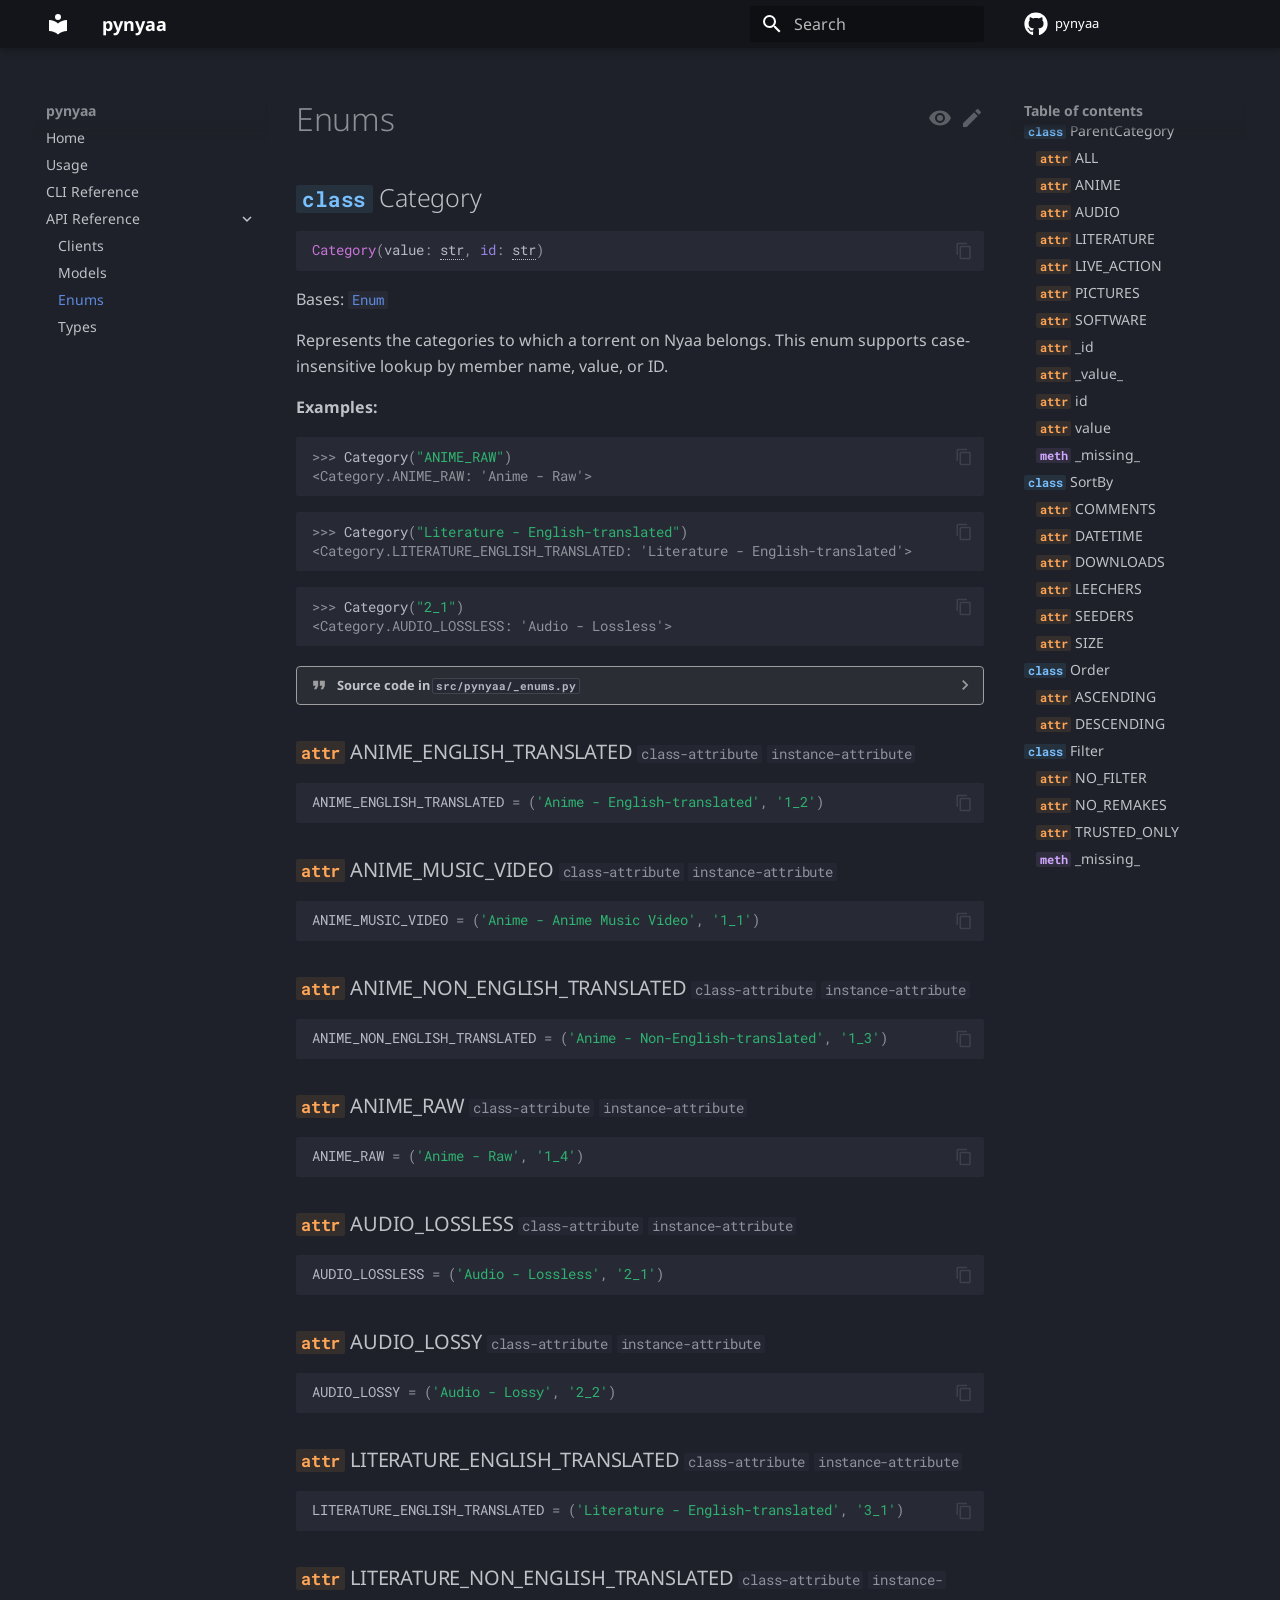
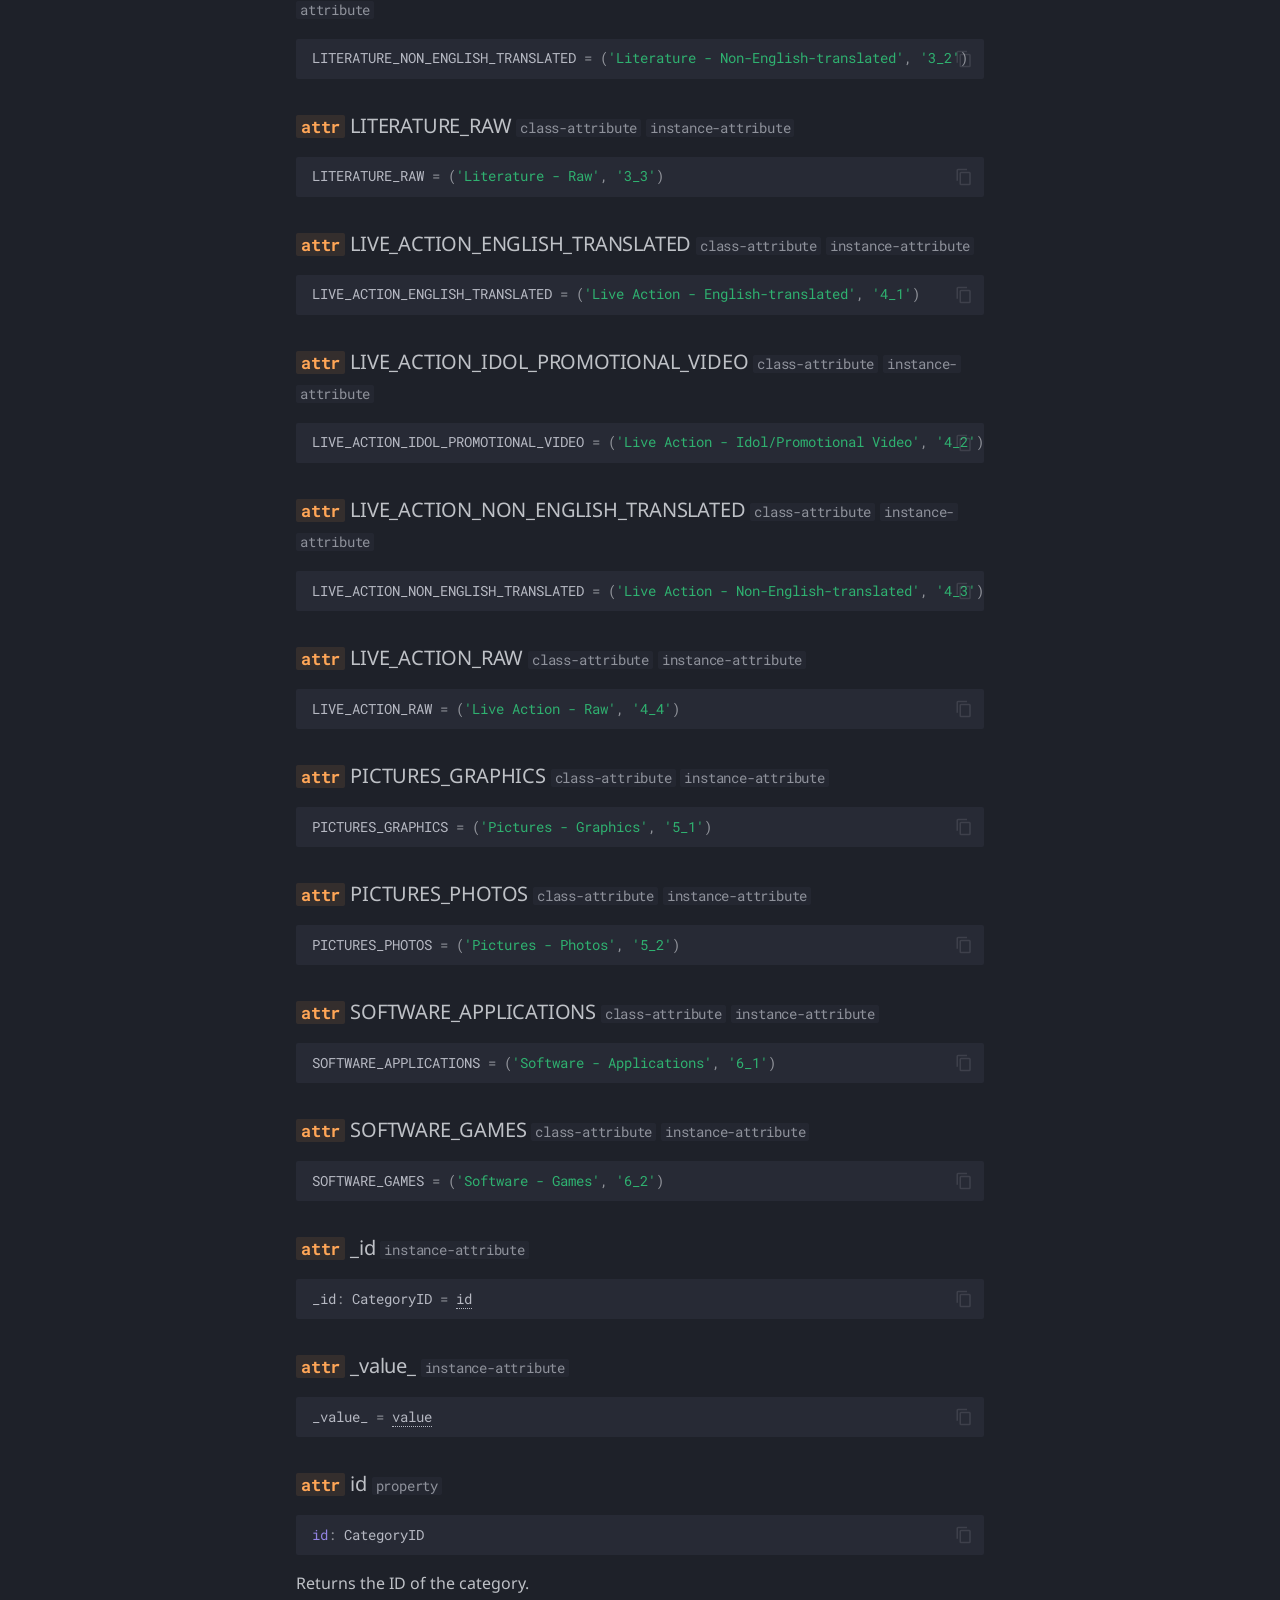
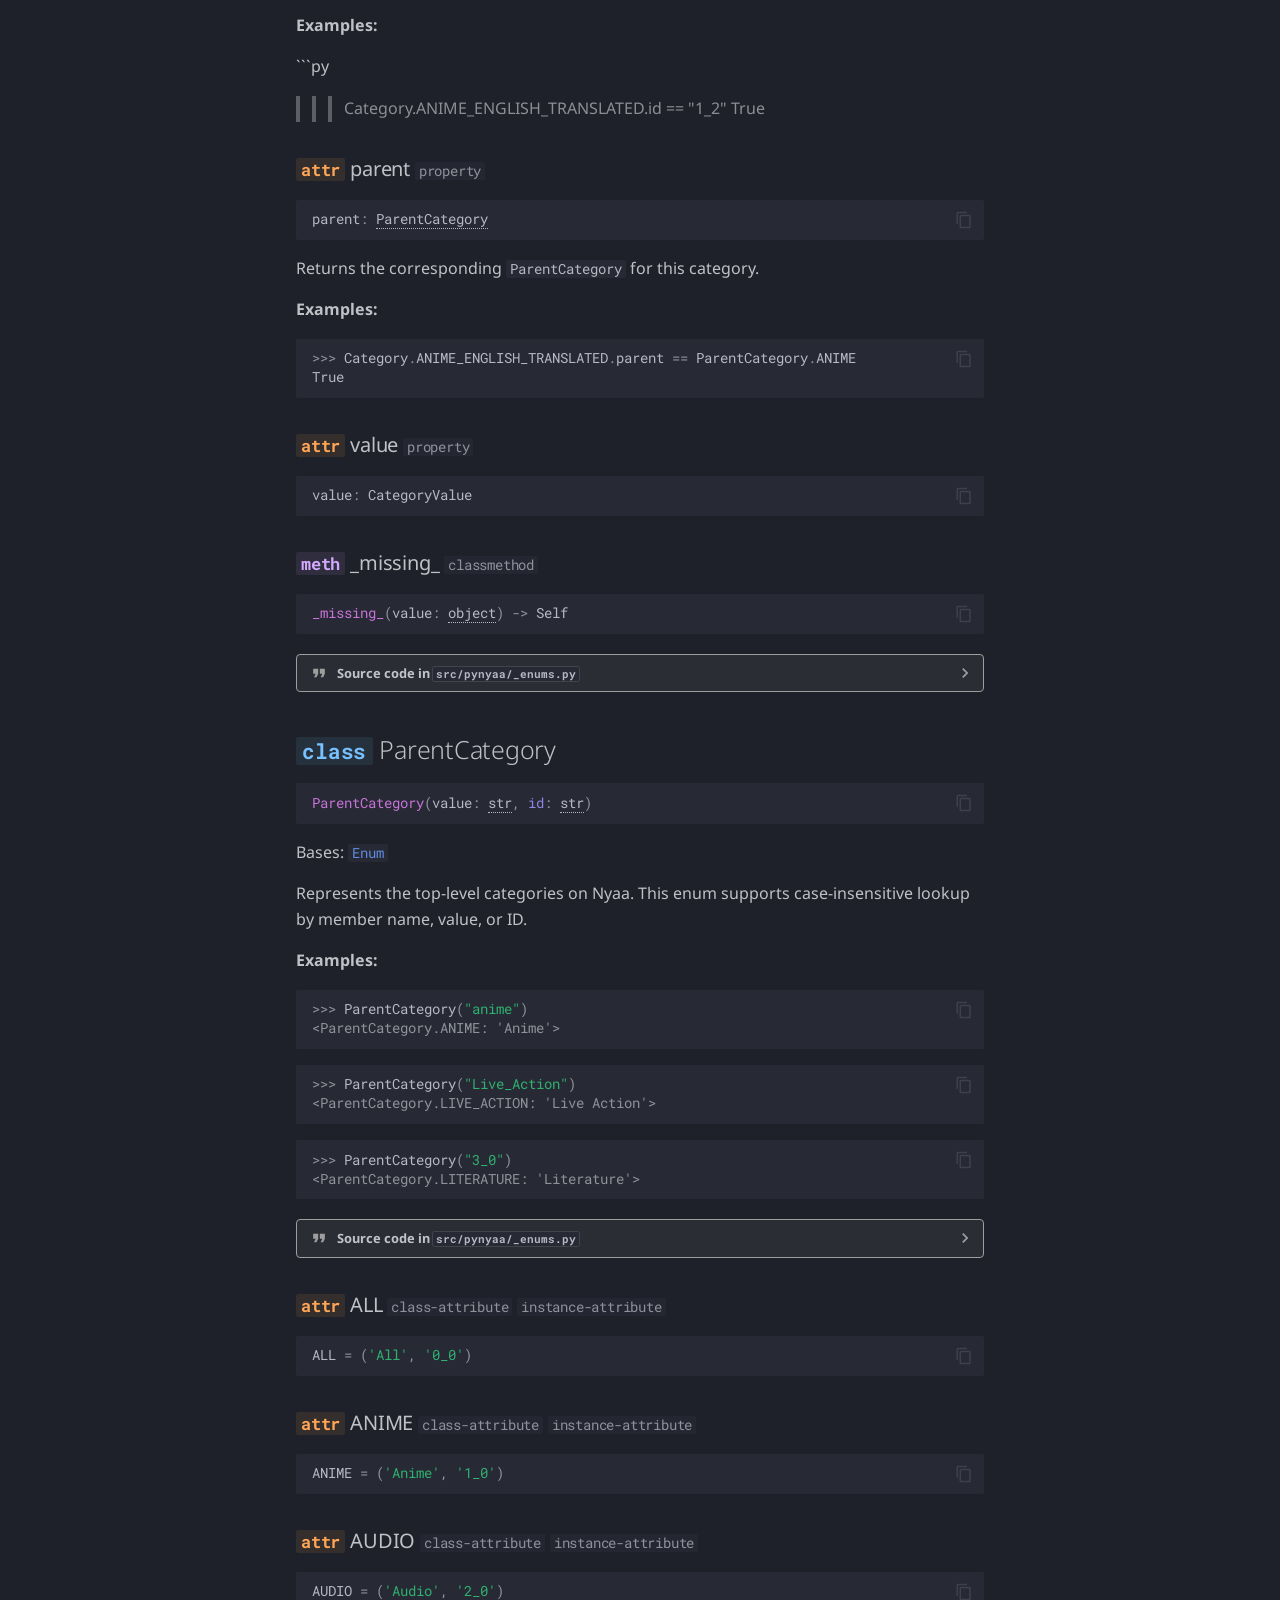
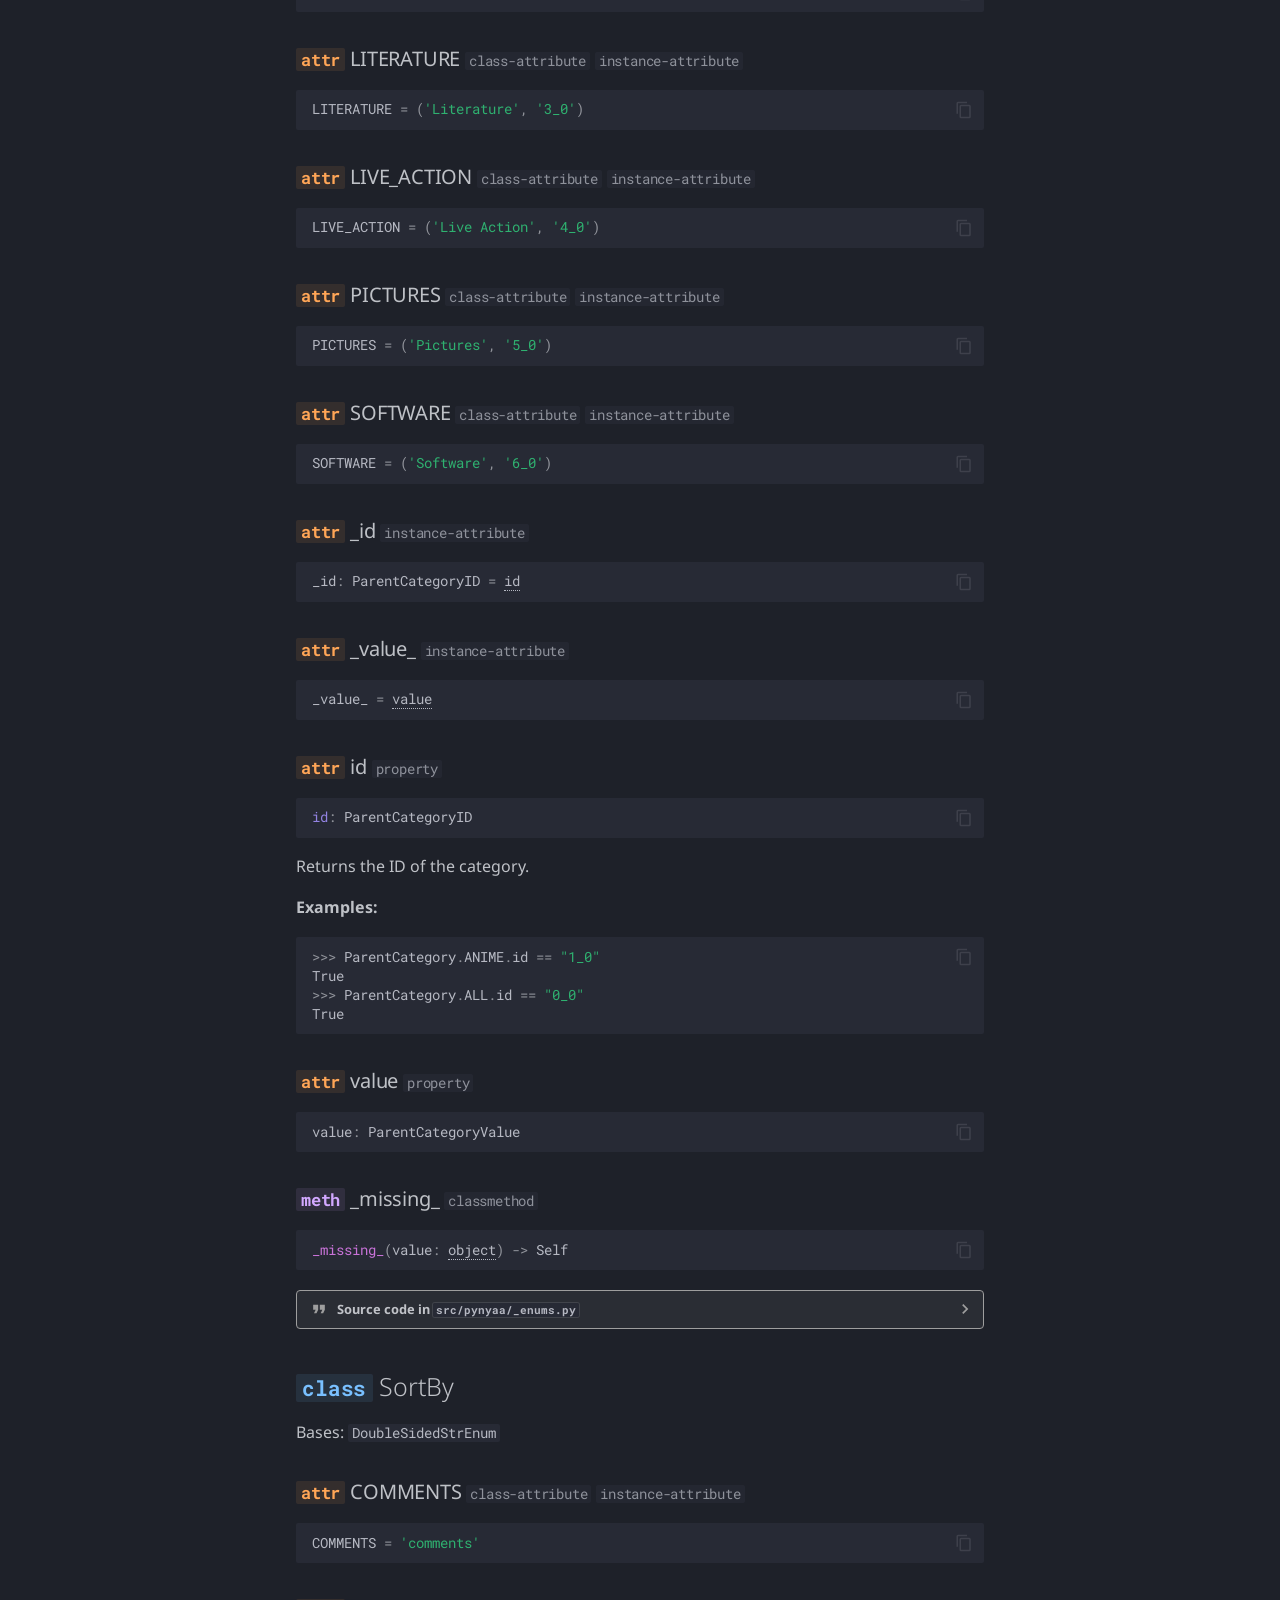
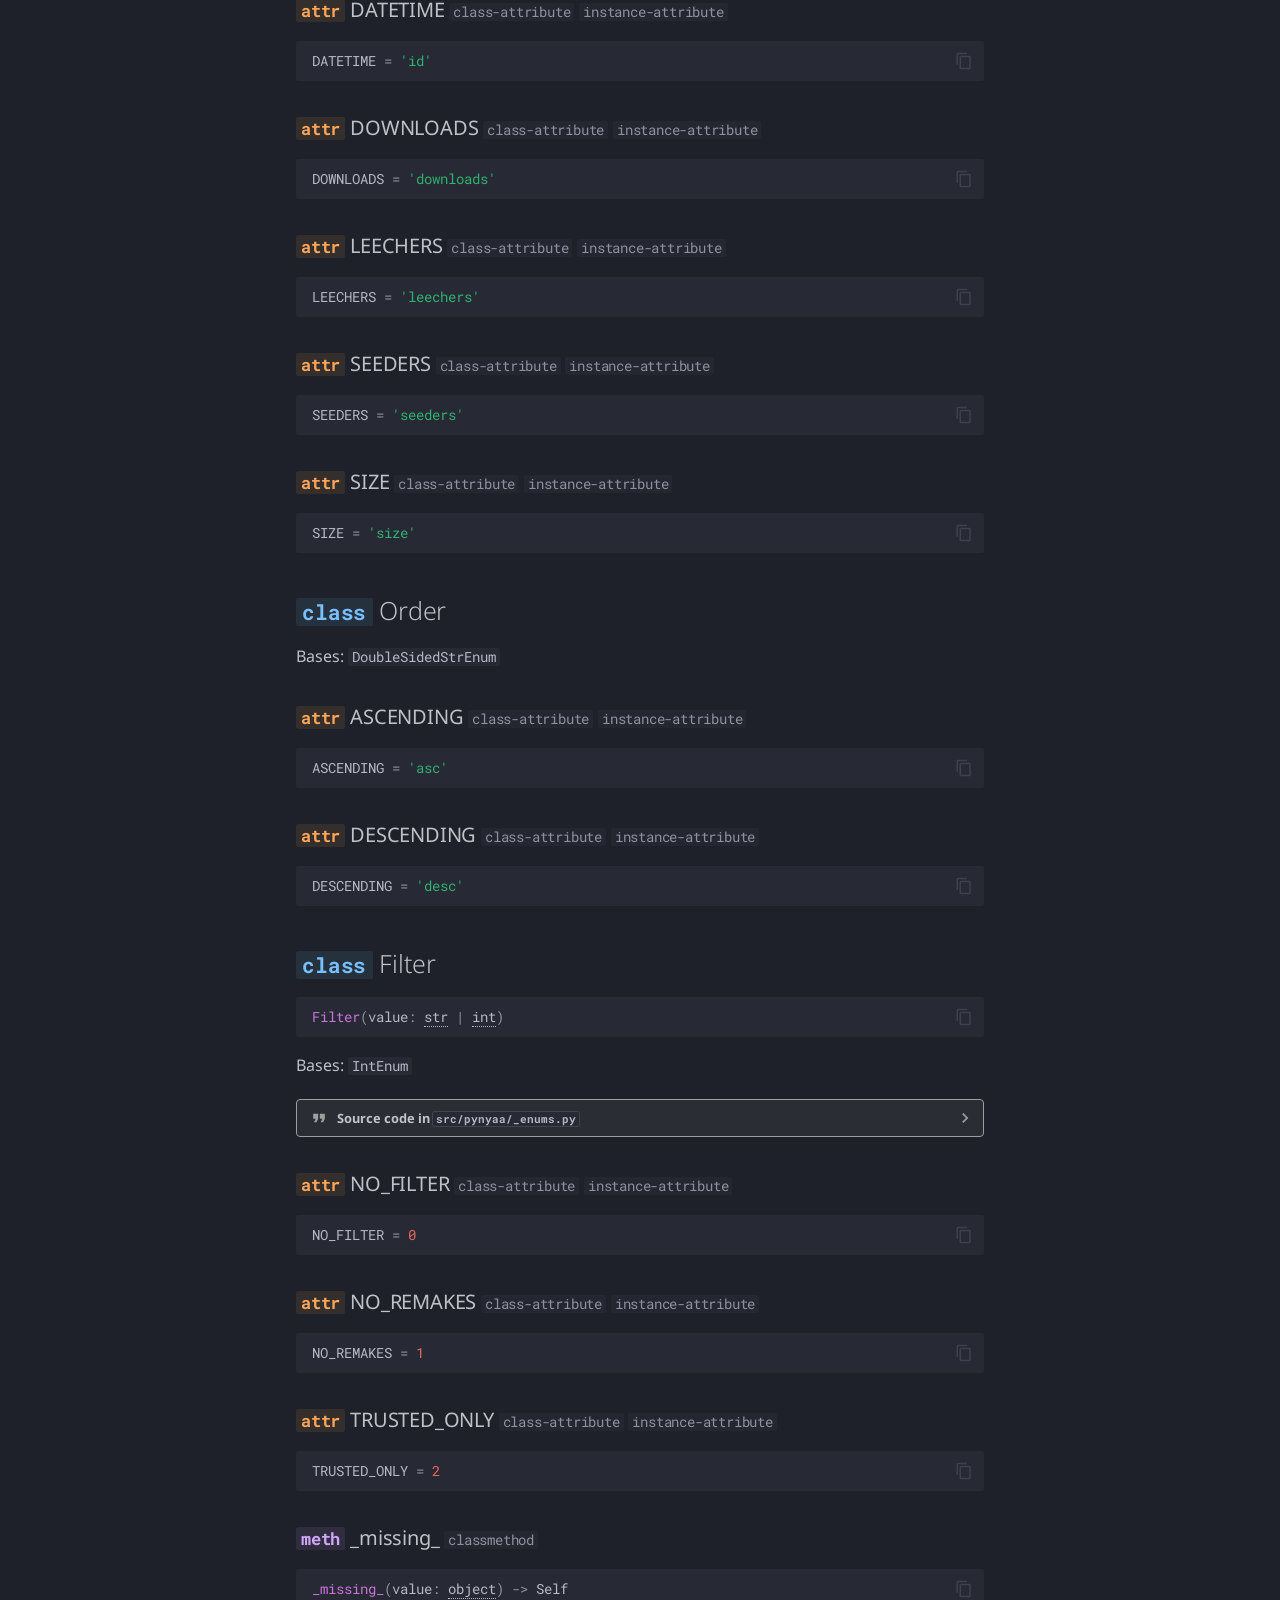
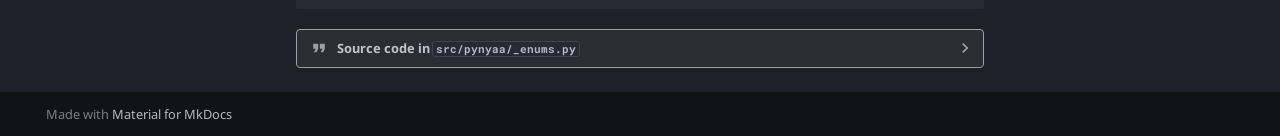
<file: api-reference/enums/index.html>
<!doctype html>
<html lang="en" class="no-js">
  <head>
    
      <meta charset="utf-8">
      <meta name="viewport" content="width=device-width,initial-scale=1">
      
        <meta name="description" content="Turn nyaa.si torrent pages into neat Python objects">
      
      
        <meta name="author" content="Ravencentric">
      
      
      
        <link rel="prev" href="../models/">
      
      
      
      <link rel="icon" href="../../assets/images/favicon.png">
      <meta name="generator" content="mkdocs-1.6.1, mkdocs-material-9.5.36">
    
    
      
        <title>Enums - pynyaa</title>
      
    
    
      <link rel="stylesheet" href="../../assets/stylesheets/main.06209087.min.css">
      
        
        <link rel="stylesheet" href="../../assets/stylesheets/palette.06af60db.min.css">
      
      


    
    
      
    
    
      
        
        
        <link rel="preconnect" href="https://fonts.gstatic.com" crossorigin>
        <link rel="stylesheet" href="https://fonts.googleapis.com/css?family=Noto+Sans:300,300i,400,400i,700,700i%7CRoboto+Mono:400,400i,700,700i&display=fallback">
        <style>:root{--md-text-font:"Noto Sans";--md-code-font:"Roboto Mono"}</style>
      
    
    
      <link rel="stylesheet" href="../../assets/_mkdocstrings.css">
    
    <script>__md_scope=new URL("../..",location),__md_hash=e=>[...e].reduce(((e,_)=>(e<<5)-e+_.charCodeAt(0)),0),__md_get=(e,_=localStorage,t=__md_scope)=>JSON.parse(_.getItem(t.pathname+"."+e)),__md_set=(e,_,t=localStorage,a=__md_scope)=>{try{t.setItem(a.pathname+"."+e,JSON.stringify(_))}catch(e){}}</script>
    
      

    
    
    
  </head>
  
  
    
    
    
    
    
    <body dir="ltr" data-md-color-scheme="slate" data-md-color-primary="black" data-md-color-accent="light-blue">
  
    
    <input class="md-toggle" data-md-toggle="drawer" type="checkbox" id="__drawer" autocomplete="off">
    <input class="md-toggle" data-md-toggle="search" type="checkbox" id="__search" autocomplete="off">
    <label class="md-overlay" for="__drawer"></label>
    <div data-md-component="skip">
      
        
        <a href="#pynyaa.Category" class="md-skip">
          Skip to content
        </a>
      
    </div>
    <div data-md-component="announce">
      
    </div>
    
    
      

  

<header class="md-header md-header--shadow" data-md-component="header">
  <nav class="md-header__inner md-grid" aria-label="Header">
    <a href="../.." title="pynyaa" class="md-header__button md-logo" aria-label="pynyaa" data-md-component="logo">
      
  
  <svg xmlns="http://www.w3.org/2000/svg" viewBox="0 0 24 24"><path d="M12 8a3 3 0 0 0 3-3 3 3 0 0 0-3-3 3 3 0 0 0-3 3 3 3 0 0 0 3 3m0 3.54C9.64 9.35 6.5 8 3 8v11c3.5 0 6.64 1.35 9 3.54 2.36-2.19 5.5-3.54 9-3.54V8c-3.5 0-6.64 1.35-9 3.54"/></svg>

    </a>
    <label class="md-header__button md-icon" for="__drawer">
      
      <svg xmlns="http://www.w3.org/2000/svg" viewBox="0 0 24 24"><path d="M3 6h18v2H3zm0 5h18v2H3zm0 5h18v2H3z"/></svg>
    </label>
    <div class="md-header__title" data-md-component="header-title">
      <div class="md-header__ellipsis">
        <div class="md-header__topic">
          <span class="md-ellipsis">
            pynyaa
          </span>
        </div>
        <div class="md-header__topic" data-md-component="header-topic">
          <span class="md-ellipsis">
            
              Enums
            
          </span>
        </div>
      </div>
    </div>
    
      
    
    
    
    
      <label class="md-header__button md-icon" for="__search">
        
        <svg xmlns="http://www.w3.org/2000/svg" viewBox="0 0 24 24"><path d="M9.5 3A6.5 6.5 0 0 1 16 9.5c0 1.61-.59 3.09-1.56 4.23l.27.27h.79l5 5-1.5 1.5-5-5v-.79l-.27-.27A6.52 6.52 0 0 1 9.5 16 6.5 6.5 0 0 1 3 9.5 6.5 6.5 0 0 1 9.5 3m0 2C7 5 5 7 5 9.5S7 14 9.5 14 14 12 14 9.5 12 5 9.5 5"/></svg>
      </label>
      <div class="md-search" data-md-component="search" role="dialog">
  <label class="md-search__overlay" for="__search"></label>
  <div class="md-search__inner" role="search">
    <form class="md-search__form" name="search">
      <input type="text" class="md-search__input" name="query" aria-label="Search" placeholder="Search" autocapitalize="off" autocorrect="off" autocomplete="off" spellcheck="false" data-md-component="search-query" required>
      <label class="md-search__icon md-icon" for="__search">
        
        <svg xmlns="http://www.w3.org/2000/svg" viewBox="0 0 24 24"><path d="M9.5 3A6.5 6.5 0 0 1 16 9.5c0 1.61-.59 3.09-1.56 4.23l.27.27h.79l5 5-1.5 1.5-5-5v-.79l-.27-.27A6.52 6.52 0 0 1 9.5 16 6.5 6.5 0 0 1 3 9.5 6.5 6.5 0 0 1 9.5 3m0 2C7 5 5 7 5 9.5S7 14 9.5 14 14 12 14 9.5 12 5 9.5 5"/></svg>
        
        <svg xmlns="http://www.w3.org/2000/svg" viewBox="0 0 24 24"><path d="M20 11v2H8l5.5 5.5-1.42 1.42L4.16 12l7.92-7.92L13.5 5.5 8 11z"/></svg>
      </label>
      <nav class="md-search__options" aria-label="Search">
        
        <button type="reset" class="md-search__icon md-icon" title="Clear" aria-label="Clear" tabindex="-1">
          
          <svg xmlns="http://www.w3.org/2000/svg" viewBox="0 0 24 24"><path d="M19 6.41 17.59 5 12 10.59 6.41 5 5 6.41 10.59 12 5 17.59 6.41 19 12 13.41 17.59 19 19 17.59 13.41 12z"/></svg>
        </button>
      </nav>
      
        <div class="md-search__suggest" data-md-component="search-suggest"></div>
      
    </form>
    <div class="md-search__output">
      <div class="md-search__scrollwrap" tabindex="0" data-md-scrollfix>
        <div class="md-search-result" data-md-component="search-result">
          <div class="md-search-result__meta">
            Initializing search
          </div>
          <ol class="md-search-result__list" role="presentation"></ol>
        </div>
      </div>
    </div>
  </div>
</div>
    
    
      <div class="md-header__source">
        <a href="https://github.com/Ravencentric/pynyaa" title="Go to repository" class="md-source" data-md-component="source">
  <div class="md-source__icon md-icon">
    
    <svg xmlns="http://www.w3.org/2000/svg" viewBox="0 0 496 512"><!--! Font Awesome Free 6.6.0 by @fontawesome - https://fontawesome.com License - https://fontawesome.com/license/free (Icons: CC BY 4.0, Fonts: SIL OFL 1.1, Code: MIT License) Copyright 2024 Fonticons, Inc.--><path d="M165.9 397.4c0 2-2.3 3.6-5.2 3.6-3.3.3-5.6-1.3-5.6-3.6 0-2 2.3-3.6 5.2-3.6 3-.3 5.6 1.3 5.6 3.6m-31.1-4.5c-.7 2 1.3 4.3 4.3 4.9 2.6 1 5.6 0 6.2-2s-1.3-4.3-4.3-5.2c-2.6-.7-5.5.3-6.2 2.3m44.2-1.7c-2.9.7-4.9 2.6-4.6 4.9.3 2 2.9 3.3 5.9 2.6 2.9-.7 4.9-2.6 4.6-4.6-.3-1.9-3-3.2-5.9-2.9M244.8 8C106.1 8 0 113.3 0 252c0 110.9 69.8 205.8 169.5 239.2 12.8 2.3 17.3-5.6 17.3-12.1 0-6.2-.3-40.4-.3-61.4 0 0-70 15-84.7-29.8 0 0-11.4-29.1-27.8-36.6 0 0-22.9-15.7 1.6-15.4 0 0 24.9 2 38.6 25.8 21.9 38.6 58.6 27.5 72.9 20.9 2.3-16 8.8-27.1 16-33.7-55.9-6.2-112.3-14.3-112.3-110.5 0-27.5 7.6-41.3 23.6-58.9-2.6-6.5-11.1-33.3 2.6-67.9 20.9-6.5 69 27 69 27 20-5.6 41.5-8.5 62.8-8.5s42.8 2.9 62.8 8.5c0 0 48.1-33.6 69-27 13.7 34.7 5.2 61.4 2.6 67.9 16 17.7 25.8 31.5 25.8 58.9 0 96.5-58.9 104.2-114.8 110.5 9.2 7.9 17 22.9 17 46.4 0 33.7-.3 75.4-.3 83.6 0 6.5 4.6 14.4 17.3 12.1C428.2 457.8 496 362.9 496 252 496 113.3 383.5 8 244.8 8M97.2 352.9c-1.3 1-1 3.3.7 5.2 1.6 1.6 3.9 2.3 5.2 1 1.3-1 1-3.3-.7-5.2-1.6-1.6-3.9-2.3-5.2-1m-10.8-8.1c-.7 1.3.3 2.9 2.3 3.9 1.6 1 3.6.7 4.3-.7.7-1.3-.3-2.9-2.3-3.9-2-.6-3.6-.3-4.3.7m32.4 35.6c-1.6 1.3-1 4.3 1.3 6.2 2.3 2.3 5.2 2.6 6.5 1 1.3-1.3.7-4.3-1.3-6.2-2.2-2.3-5.2-2.6-6.5-1m-11.4-14.7c-1.6 1-1.6 3.6 0 5.9s4.3 3.3 5.6 2.3c1.6-1.3 1.6-3.9 0-6.2-1.4-2.3-4-3.3-5.6-2"/></svg>
  </div>
  <div class="md-source__repository">
    pynyaa
  </div>
</a>
      </div>
    
  </nav>
  
</header>
    
    <div class="md-container" data-md-component="container">
      
      
        
          
        
      
      <main class="md-main" data-md-component="main">
        <div class="md-main__inner md-grid">
          
            
              
              <div class="md-sidebar md-sidebar--primary" data-md-component="sidebar" data-md-type="navigation" >
                <div class="md-sidebar__scrollwrap">
                  <div class="md-sidebar__inner">
                    



<nav class="md-nav md-nav--primary" aria-label="Navigation" data-md-level="0">
  <label class="md-nav__title" for="__drawer">
    <a href="../.." title="pynyaa" class="md-nav__button md-logo" aria-label="pynyaa" data-md-component="logo">
      
  
  <svg xmlns="http://www.w3.org/2000/svg" viewBox="0 0 24 24"><path d="M12 8a3 3 0 0 0 3-3 3 3 0 0 0-3-3 3 3 0 0 0-3 3 3 3 0 0 0 3 3m0 3.54C9.64 9.35 6.5 8 3 8v11c3.5 0 6.64 1.35 9 3.54 2.36-2.19 5.5-3.54 9-3.54V8c-3.5 0-6.64 1.35-9 3.54"/></svg>

    </a>
    pynyaa
  </label>
  
    <div class="md-nav__source">
      <a href="https://github.com/Ravencentric/pynyaa" title="Go to repository" class="md-source" data-md-component="source">
  <div class="md-source__icon md-icon">
    
    <svg xmlns="http://www.w3.org/2000/svg" viewBox="0 0 496 512"><!--! Font Awesome Free 6.6.0 by @fontawesome - https://fontawesome.com License - https://fontawesome.com/license/free (Icons: CC BY 4.0, Fonts: SIL OFL 1.1, Code: MIT License) Copyright 2024 Fonticons, Inc.--><path d="M165.9 397.4c0 2-2.3 3.6-5.2 3.6-3.3.3-5.6-1.3-5.6-3.6 0-2 2.3-3.6 5.2-3.6 3-.3 5.6 1.3 5.6 3.6m-31.1-4.5c-.7 2 1.3 4.3 4.3 4.9 2.6 1 5.6 0 6.2-2s-1.3-4.3-4.3-5.2c-2.6-.7-5.5.3-6.2 2.3m44.2-1.7c-2.9.7-4.9 2.6-4.6 4.9.3 2 2.9 3.3 5.9 2.6 2.9-.7 4.9-2.6 4.6-4.6-.3-1.9-3-3.2-5.9-2.9M244.8 8C106.1 8 0 113.3 0 252c0 110.9 69.8 205.8 169.5 239.2 12.8 2.3 17.3-5.6 17.3-12.1 0-6.2-.3-40.4-.3-61.4 0 0-70 15-84.7-29.8 0 0-11.4-29.1-27.8-36.6 0 0-22.9-15.7 1.6-15.4 0 0 24.9 2 38.6 25.8 21.9 38.6 58.6 27.5 72.9 20.9 2.3-16 8.8-27.1 16-33.7-55.9-6.2-112.3-14.3-112.3-110.5 0-27.5 7.6-41.3 23.6-58.9-2.6-6.5-11.1-33.3 2.6-67.9 20.9-6.5 69 27 69 27 20-5.6 41.5-8.5 62.8-8.5s42.8 2.9 62.8 8.5c0 0 48.1-33.6 69-27 13.7 34.7 5.2 61.4 2.6 67.9 16 17.7 25.8 31.5 25.8 58.9 0 96.5-58.9 104.2-114.8 110.5 9.2 7.9 17 22.9 17 46.4 0 33.7-.3 75.4-.3 83.6 0 6.5 4.6 14.4 17.3 12.1C428.2 457.8 496 362.9 496 252 496 113.3 383.5 8 244.8 8M97.2 352.9c-1.3 1-1 3.3.7 5.2 1.6 1.6 3.9 2.3 5.2 1 1.3-1 1-3.3-.7-5.2-1.6-1.6-3.9-2.3-5.2-1m-10.8-8.1c-.7 1.3.3 2.9 2.3 3.9 1.6 1 3.6.7 4.3-.7.7-1.3-.3-2.9-2.3-3.9-2-.6-3.6-.3-4.3.7m32.4 35.6c-1.6 1.3-1 4.3 1.3 6.2 2.3 2.3 5.2 2.6 6.5 1 1.3-1.3.7-4.3-1.3-6.2-2.2-2.3-5.2-2.6-6.5-1m-11.4-14.7c-1.6 1-1.6 3.6 0 5.9s4.3 3.3 5.6 2.3c1.6-1.3 1.6-3.9 0-6.2-1.4-2.3-4-3.3-5.6-2"/></svg>
  </div>
  <div class="md-source__repository">
    pynyaa
  </div>
</a>
    </div>
  
  <ul class="md-nav__list" data-md-scrollfix>
    
      
      
  
  
  
  
    <li class="md-nav__item">
      <a href="../.." class="md-nav__link">
        
  
  <span class="md-ellipsis">
    Home
  </span>
  

      </a>
    </li>
  

    
      
      
  
  
  
  
    <li class="md-nav__item">
      <a href="../../usage/" class="md-nav__link">
        
  
  <span class="md-ellipsis">
    Usage
  </span>
  

      </a>
    </li>
  

    
      
      
  
  
  
  
    <li class="md-nav__item">
      <a href="../../cli-reference/" class="md-nav__link">
        
  
  <span class="md-ellipsis">
    CLI Reference
  </span>
  

      </a>
    </li>
  

    
      
      
  
  
    
  
  
  
    
    
    
    
    <li class="md-nav__item md-nav__item--active md-nav__item--nested">
      
        
        
        <input class="md-nav__toggle md-toggle " type="checkbox" id="__nav_4" checked>
        
          
          <label class="md-nav__link" for="__nav_4" id="__nav_4_label" tabindex="0">
            
  
  <span class="md-ellipsis">
    API Reference
  </span>
  

            <span class="md-nav__icon md-icon"></span>
          </label>
        
        <nav class="md-nav" data-md-level="1" aria-labelledby="__nav_4_label" aria-expanded="true">
          <label class="md-nav__title" for="__nav_4">
            <span class="md-nav__icon md-icon"></span>
            API Reference
          </label>
          <ul class="md-nav__list" data-md-scrollfix>
            
              
                
  
  
  
  
    <li class="md-nav__item">
      <a href="../clients/" class="md-nav__link">
        
  
  <span class="md-ellipsis">
    Clients
  </span>
  

      </a>
    </li>
  

              
            
              
                
  
  
  
  
    <li class="md-nav__item">
      <a href="../models/" class="md-nav__link">
        
  
  <span class="md-ellipsis">
    Models
  </span>
  

      </a>
    </li>
  

              
            
              
                
  
  
    
  
  
  
    <li class="md-nav__item md-nav__item--active">
      
      <input class="md-nav__toggle md-toggle" type="checkbox" id="__toc">
      
      
      
        <label class="md-nav__link md-nav__link--active" for="__toc">
          
  
  <span class="md-ellipsis">
    Enums
  </span>
  

          <span class="md-nav__icon md-icon"></span>
        </label>
      
      <a href="./" class="md-nav__link md-nav__link--active">
        
  
  <span class="md-ellipsis">
    Enums
  </span>
  

      </a>
      
        

<nav class="md-nav md-nav--secondary" aria-label="Table of contents">
  
  
  
  
    <label class="md-nav__title" for="__toc">
      <span class="md-nav__icon md-icon"></span>
      Table of contents
    </label>
    <ul class="md-nav__list" data-md-component="toc" data-md-scrollfix>
      
        <li class="md-nav__item">
  <a href="#pynyaa.Category" class="md-nav__link">
    <span class="md-ellipsis">
      <code class="doc-symbol doc-symbol-toc doc-symbol-class"></code>&nbsp;Category
    </span>
  </a>
  
    <nav class="md-nav" aria-label=" Category">
      <ul class="md-nav__list">
        
          <li class="md-nav__item">
  <a href="#pynyaa.Category.ANIME_ENGLISH_TRANSLATED" class="md-nav__link">
    <span class="md-ellipsis">
      <code class="doc-symbol doc-symbol-toc doc-symbol-attribute"></code>&nbsp;ANIME_ENGLISH_TRANSLATED
    </span>
  </a>
  
</li>
        
          <li class="md-nav__item">
  <a href="#pynyaa.Category.ANIME_MUSIC_VIDEO" class="md-nav__link">
    <span class="md-ellipsis">
      <code class="doc-symbol doc-symbol-toc doc-symbol-attribute"></code>&nbsp;ANIME_MUSIC_VIDEO
    </span>
  </a>
  
</li>
        
          <li class="md-nav__item">
  <a href="#pynyaa.Category.ANIME_NON_ENGLISH_TRANSLATED" class="md-nav__link">
    <span class="md-ellipsis">
      <code class="doc-symbol doc-symbol-toc doc-symbol-attribute"></code>&nbsp;ANIME_NON_ENGLISH_TRANSLATED
    </span>
  </a>
  
</li>
        
          <li class="md-nav__item">
  <a href="#pynyaa.Category.ANIME_RAW" class="md-nav__link">
    <span class="md-ellipsis">
      <code class="doc-symbol doc-symbol-toc doc-symbol-attribute"></code>&nbsp;ANIME_RAW
    </span>
  </a>
  
</li>
        
          <li class="md-nav__item">
  <a href="#pynyaa.Category.AUDIO_LOSSLESS" class="md-nav__link">
    <span class="md-ellipsis">
      <code class="doc-symbol doc-symbol-toc doc-symbol-attribute"></code>&nbsp;AUDIO_LOSSLESS
    </span>
  </a>
  
</li>
        
          <li class="md-nav__item">
  <a href="#pynyaa.Category.AUDIO_LOSSY" class="md-nav__link">
    <span class="md-ellipsis">
      <code class="doc-symbol doc-symbol-toc doc-symbol-attribute"></code>&nbsp;AUDIO_LOSSY
    </span>
  </a>
  
</li>
        
          <li class="md-nav__item">
  <a href="#pynyaa.Category.LITERATURE_ENGLISH_TRANSLATED" class="md-nav__link">
    <span class="md-ellipsis">
      <code class="doc-symbol doc-symbol-toc doc-symbol-attribute"></code>&nbsp;LITERATURE_ENGLISH_TRANSLATED
    </span>
  </a>
  
</li>
        
          <li class="md-nav__item">
  <a href="#pynyaa.Category.LITERATURE_NON_ENGLISH_TRANSLATED" class="md-nav__link">
    <span class="md-ellipsis">
      <code class="doc-symbol doc-symbol-toc doc-symbol-attribute"></code>&nbsp;LITERATURE_NON_ENGLISH_TRANSLATED
    </span>
  </a>
  
</li>
        
          <li class="md-nav__item">
  <a href="#pynyaa.Category.LITERATURE_RAW" class="md-nav__link">
    <span class="md-ellipsis">
      <code class="doc-symbol doc-symbol-toc doc-symbol-attribute"></code>&nbsp;LITERATURE_RAW
    </span>
  </a>
  
</li>
        
          <li class="md-nav__item">
  <a href="#pynyaa.Category.LIVE_ACTION_ENGLISH_TRANSLATED" class="md-nav__link">
    <span class="md-ellipsis">
      <code class="doc-symbol doc-symbol-toc doc-symbol-attribute"></code>&nbsp;LIVE_ACTION_ENGLISH_TRANSLATED
    </span>
  </a>
  
</li>
        
          <li class="md-nav__item">
  <a href="#pynyaa.Category.LIVE_ACTION_IDOL_PROMOTIONAL_VIDEO" class="md-nav__link">
    <span class="md-ellipsis">
      <code class="doc-symbol doc-symbol-toc doc-symbol-attribute"></code>&nbsp;LIVE_ACTION_IDOL_PROMOTIONAL_VIDEO
    </span>
  </a>
  
</li>
        
          <li class="md-nav__item">
  <a href="#pynyaa.Category.LIVE_ACTION_NON_ENGLISH_TRANSLATED" class="md-nav__link">
    <span class="md-ellipsis">
      <code class="doc-symbol doc-symbol-toc doc-symbol-attribute"></code>&nbsp;LIVE_ACTION_NON_ENGLISH_TRANSLATED
    </span>
  </a>
  
</li>
        
          <li class="md-nav__item">
  <a href="#pynyaa.Category.LIVE_ACTION_RAW" class="md-nav__link">
    <span class="md-ellipsis">
      <code class="doc-symbol doc-symbol-toc doc-symbol-attribute"></code>&nbsp;LIVE_ACTION_RAW
    </span>
  </a>
  
</li>
        
          <li class="md-nav__item">
  <a href="#pynyaa.Category.PICTURES_GRAPHICS" class="md-nav__link">
    <span class="md-ellipsis">
      <code class="doc-symbol doc-symbol-toc doc-symbol-attribute"></code>&nbsp;PICTURES_GRAPHICS
    </span>
  </a>
  
</li>
        
          <li class="md-nav__item">
  <a href="#pynyaa.Category.PICTURES_PHOTOS" class="md-nav__link">
    <span class="md-ellipsis">
      <code class="doc-symbol doc-symbol-toc doc-symbol-attribute"></code>&nbsp;PICTURES_PHOTOS
    </span>
  </a>
  
</li>
        
          <li class="md-nav__item">
  <a href="#pynyaa.Category.SOFTWARE_APPLICATIONS" class="md-nav__link">
    <span class="md-ellipsis">
      <code class="doc-symbol doc-symbol-toc doc-symbol-attribute"></code>&nbsp;SOFTWARE_APPLICATIONS
    </span>
  </a>
  
</li>
        
          <li class="md-nav__item">
  <a href="#pynyaa.Category.SOFTWARE_GAMES" class="md-nav__link">
    <span class="md-ellipsis">
      <code class="doc-symbol doc-symbol-toc doc-symbol-attribute"></code>&nbsp;SOFTWARE_GAMES
    </span>
  </a>
  
</li>
        
          <li class="md-nav__item">
  <a href="#pynyaa.Category._id" class="md-nav__link">
    <span class="md-ellipsis">
      <code class="doc-symbol doc-symbol-toc doc-symbol-attribute"></code>&nbsp;_id
    </span>
  </a>
  
</li>
        
          <li class="md-nav__item">
  <a href="#pynyaa.Category._value_" class="md-nav__link">
    <span class="md-ellipsis">
      <code class="doc-symbol doc-symbol-toc doc-symbol-attribute"></code>&nbsp;_value_
    </span>
  </a>
  
</li>
        
          <li class="md-nav__item">
  <a href="#pynyaa.Category.id" class="md-nav__link">
    <span class="md-ellipsis">
      <code class="doc-symbol doc-symbol-toc doc-symbol-attribute"></code>&nbsp;id
    </span>
  </a>
  
</li>
        
          <li class="md-nav__item">
  <a href="#pynyaa.Category.parent" class="md-nav__link">
    <span class="md-ellipsis">
      <code class="doc-symbol doc-symbol-toc doc-symbol-attribute"></code>&nbsp;parent
    </span>
  </a>
  
</li>
        
          <li class="md-nav__item">
  <a href="#pynyaa.Category.value" class="md-nav__link">
    <span class="md-ellipsis">
      <code class="doc-symbol doc-symbol-toc doc-symbol-attribute"></code>&nbsp;value
    </span>
  </a>
  
</li>
        
          <li class="md-nav__item">
  <a href="#pynyaa.Category._missing_" class="md-nav__link">
    <span class="md-ellipsis">
      <code class="doc-symbol doc-symbol-toc doc-symbol-method"></code>&nbsp;_missing_
    </span>
  </a>
  
</li>
        
      </ul>
    </nav>
  
</li>
      
        <li class="md-nav__item">
  <a href="#pynyaa.ParentCategory" class="md-nav__link">
    <span class="md-ellipsis">
      <code class="doc-symbol doc-symbol-toc doc-symbol-class"></code>&nbsp;ParentCategory
    </span>
  </a>
  
    <nav class="md-nav" aria-label=" ParentCategory">
      <ul class="md-nav__list">
        
          <li class="md-nav__item">
  <a href="#pynyaa.ParentCategory.ALL" class="md-nav__link">
    <span class="md-ellipsis">
      <code class="doc-symbol doc-symbol-toc doc-symbol-attribute"></code>&nbsp;ALL
    </span>
  </a>
  
</li>
        
          <li class="md-nav__item">
  <a href="#pynyaa.ParentCategory.ANIME" class="md-nav__link">
    <span class="md-ellipsis">
      <code class="doc-symbol doc-symbol-toc doc-symbol-attribute"></code>&nbsp;ANIME
    </span>
  </a>
  
</li>
        
          <li class="md-nav__item">
  <a href="#pynyaa.ParentCategory.AUDIO" class="md-nav__link">
    <span class="md-ellipsis">
      <code class="doc-symbol doc-symbol-toc doc-symbol-attribute"></code>&nbsp;AUDIO
    </span>
  </a>
  
</li>
        
          <li class="md-nav__item">
  <a href="#pynyaa.ParentCategory.LITERATURE" class="md-nav__link">
    <span class="md-ellipsis">
      <code class="doc-symbol doc-symbol-toc doc-symbol-attribute"></code>&nbsp;LITERATURE
    </span>
  </a>
  
</li>
        
          <li class="md-nav__item">
  <a href="#pynyaa.ParentCategory.LIVE_ACTION" class="md-nav__link">
    <span class="md-ellipsis">
      <code class="doc-symbol doc-symbol-toc doc-symbol-attribute"></code>&nbsp;LIVE_ACTION
    </span>
  </a>
  
</li>
        
          <li class="md-nav__item">
  <a href="#pynyaa.ParentCategory.PICTURES" class="md-nav__link">
    <span class="md-ellipsis">
      <code class="doc-symbol doc-symbol-toc doc-symbol-attribute"></code>&nbsp;PICTURES
    </span>
  </a>
  
</li>
        
          <li class="md-nav__item">
  <a href="#pynyaa.ParentCategory.SOFTWARE" class="md-nav__link">
    <span class="md-ellipsis">
      <code class="doc-symbol doc-symbol-toc doc-symbol-attribute"></code>&nbsp;SOFTWARE
    </span>
  </a>
  
</li>
        
          <li class="md-nav__item">
  <a href="#pynyaa.ParentCategory._id" class="md-nav__link">
    <span class="md-ellipsis">
      <code class="doc-symbol doc-symbol-toc doc-symbol-attribute"></code>&nbsp;_id
    </span>
  </a>
  
</li>
        
          <li class="md-nav__item">
  <a href="#pynyaa.ParentCategory._value_" class="md-nav__link">
    <span class="md-ellipsis">
      <code class="doc-symbol doc-symbol-toc doc-symbol-attribute"></code>&nbsp;_value_
    </span>
  </a>
  
</li>
        
          <li class="md-nav__item">
  <a href="#pynyaa.ParentCategory.id" class="md-nav__link">
    <span class="md-ellipsis">
      <code class="doc-symbol doc-symbol-toc doc-symbol-attribute"></code>&nbsp;id
    </span>
  </a>
  
</li>
        
          <li class="md-nav__item">
  <a href="#pynyaa.ParentCategory.value" class="md-nav__link">
    <span class="md-ellipsis">
      <code class="doc-symbol doc-symbol-toc doc-symbol-attribute"></code>&nbsp;value
    </span>
  </a>
  
</li>
        
          <li class="md-nav__item">
  <a href="#pynyaa.ParentCategory._missing_" class="md-nav__link">
    <span class="md-ellipsis">
      <code class="doc-symbol doc-symbol-toc doc-symbol-method"></code>&nbsp;_missing_
    </span>
  </a>
  
</li>
        
      </ul>
    </nav>
  
</li>
      
        <li class="md-nav__item">
  <a href="#pynyaa.SortBy" class="md-nav__link">
    <span class="md-ellipsis">
      <code class="doc-symbol doc-symbol-toc doc-symbol-class"></code>&nbsp;SortBy
    </span>
  </a>
  
    <nav class="md-nav" aria-label=" SortBy">
      <ul class="md-nav__list">
        
          <li class="md-nav__item">
  <a href="#pynyaa.SortBy.COMMENTS" class="md-nav__link">
    <span class="md-ellipsis">
      <code class="doc-symbol doc-symbol-toc doc-symbol-attribute"></code>&nbsp;COMMENTS
    </span>
  </a>
  
</li>
        
          <li class="md-nav__item">
  <a href="#pynyaa.SortBy.DATETIME" class="md-nav__link">
    <span class="md-ellipsis">
      <code class="doc-symbol doc-symbol-toc doc-symbol-attribute"></code>&nbsp;DATETIME
    </span>
  </a>
  
</li>
        
          <li class="md-nav__item">
  <a href="#pynyaa.SortBy.DOWNLOADS" class="md-nav__link">
    <span class="md-ellipsis">
      <code class="doc-symbol doc-symbol-toc doc-symbol-attribute"></code>&nbsp;DOWNLOADS
    </span>
  </a>
  
</li>
        
          <li class="md-nav__item">
  <a href="#pynyaa.SortBy.LEECHERS" class="md-nav__link">
    <span class="md-ellipsis">
      <code class="doc-symbol doc-symbol-toc doc-symbol-attribute"></code>&nbsp;LEECHERS
    </span>
  </a>
  
</li>
        
          <li class="md-nav__item">
  <a href="#pynyaa.SortBy.SEEDERS" class="md-nav__link">
    <span class="md-ellipsis">
      <code class="doc-symbol doc-symbol-toc doc-symbol-attribute"></code>&nbsp;SEEDERS
    </span>
  </a>
  
</li>
        
          <li class="md-nav__item">
  <a href="#pynyaa.SortBy.SIZE" class="md-nav__link">
    <span class="md-ellipsis">
      <code class="doc-symbol doc-symbol-toc doc-symbol-attribute"></code>&nbsp;SIZE
    </span>
  </a>
  
</li>
        
      </ul>
    </nav>
  
</li>
      
        <li class="md-nav__item">
  <a href="#pynyaa.Order" class="md-nav__link">
    <span class="md-ellipsis">
      <code class="doc-symbol doc-symbol-toc doc-symbol-class"></code>&nbsp;Order
    </span>
  </a>
  
    <nav class="md-nav" aria-label=" Order">
      <ul class="md-nav__list">
        
          <li class="md-nav__item">
  <a href="#pynyaa.Order.ASCENDING" class="md-nav__link">
    <span class="md-ellipsis">
      <code class="doc-symbol doc-symbol-toc doc-symbol-attribute"></code>&nbsp;ASCENDING
    </span>
  </a>
  
</li>
        
          <li class="md-nav__item">
  <a href="#pynyaa.Order.DESCENDING" class="md-nav__link">
    <span class="md-ellipsis">
      <code class="doc-symbol doc-symbol-toc doc-symbol-attribute"></code>&nbsp;DESCENDING
    </span>
  </a>
  
</li>
        
      </ul>
    </nav>
  
</li>
      
        <li class="md-nav__item">
  <a href="#pynyaa.Filter" class="md-nav__link">
    <span class="md-ellipsis">
      <code class="doc-symbol doc-symbol-toc doc-symbol-class"></code>&nbsp;Filter
    </span>
  </a>
  
    <nav class="md-nav" aria-label=" Filter">
      <ul class="md-nav__list">
        
          <li class="md-nav__item">
  <a href="#pynyaa.Filter.NO_FILTER" class="md-nav__link">
    <span class="md-ellipsis">
      <code class="doc-symbol doc-symbol-toc doc-symbol-attribute"></code>&nbsp;NO_FILTER
    </span>
  </a>
  
</li>
        
          <li class="md-nav__item">
  <a href="#pynyaa.Filter.NO_REMAKES" class="md-nav__link">
    <span class="md-ellipsis">
      <code class="doc-symbol doc-symbol-toc doc-symbol-attribute"></code>&nbsp;NO_REMAKES
    </span>
  </a>
  
</li>
        
          <li class="md-nav__item">
  <a href="#pynyaa.Filter.TRUSTED_ONLY" class="md-nav__link">
    <span class="md-ellipsis">
      <code class="doc-symbol doc-symbol-toc doc-symbol-attribute"></code>&nbsp;TRUSTED_ONLY
    </span>
  </a>
  
</li>
        
          <li class="md-nav__item">
  <a href="#pynyaa.Filter._missing_" class="md-nav__link">
    <span class="md-ellipsis">
      <code class="doc-symbol doc-symbol-toc doc-symbol-method"></code>&nbsp;_missing_
    </span>
  </a>
  
</li>
        
      </ul>
    </nav>
  
</li>
      
    </ul>
  
</nav>
      
    </li>
  

              
            
              
                
  
  
  
  
    <li class="md-nav__item">
      <a href="../types.md" class="md-nav__link">
        
  
  <span class="md-ellipsis">
    Types
  </span>
  

      </a>
    </li>
  

              
            
          </ul>
        </nav>
      
    </li>
  

    
  </ul>
</nav>
                  </div>
                </div>
              </div>
            
            
              
              <div class="md-sidebar md-sidebar--secondary" data-md-component="sidebar" data-md-type="toc" >
                <div class="md-sidebar__scrollwrap">
                  <div class="md-sidebar__inner">
                    

<nav class="md-nav md-nav--secondary" aria-label="Table of contents">
  
  
  
  
    <label class="md-nav__title" for="__toc">
      <span class="md-nav__icon md-icon"></span>
      Table of contents
    </label>
    <ul class="md-nav__list" data-md-component="toc" data-md-scrollfix>
      
        <li class="md-nav__item">
  <a href="#pynyaa.Category" class="md-nav__link">
    <span class="md-ellipsis">
      <code class="doc-symbol doc-symbol-toc doc-symbol-class"></code>&nbsp;Category
    </span>
  </a>
  
    <nav class="md-nav" aria-label=" Category">
      <ul class="md-nav__list">
        
          <li class="md-nav__item">
  <a href="#pynyaa.Category.ANIME_ENGLISH_TRANSLATED" class="md-nav__link">
    <span class="md-ellipsis">
      <code class="doc-symbol doc-symbol-toc doc-symbol-attribute"></code>&nbsp;ANIME_ENGLISH_TRANSLATED
    </span>
  </a>
  
</li>
        
          <li class="md-nav__item">
  <a href="#pynyaa.Category.ANIME_MUSIC_VIDEO" class="md-nav__link">
    <span class="md-ellipsis">
      <code class="doc-symbol doc-symbol-toc doc-symbol-attribute"></code>&nbsp;ANIME_MUSIC_VIDEO
    </span>
  </a>
  
</li>
        
          <li class="md-nav__item">
  <a href="#pynyaa.Category.ANIME_NON_ENGLISH_TRANSLATED" class="md-nav__link">
    <span class="md-ellipsis">
      <code class="doc-symbol doc-symbol-toc doc-symbol-attribute"></code>&nbsp;ANIME_NON_ENGLISH_TRANSLATED
    </span>
  </a>
  
</li>
        
          <li class="md-nav__item">
  <a href="#pynyaa.Category.ANIME_RAW" class="md-nav__link">
    <span class="md-ellipsis">
      <code class="doc-symbol doc-symbol-toc doc-symbol-attribute"></code>&nbsp;ANIME_RAW
    </span>
  </a>
  
</li>
        
          <li class="md-nav__item">
  <a href="#pynyaa.Category.AUDIO_LOSSLESS" class="md-nav__link">
    <span class="md-ellipsis">
      <code class="doc-symbol doc-symbol-toc doc-symbol-attribute"></code>&nbsp;AUDIO_LOSSLESS
    </span>
  </a>
  
</li>
        
          <li class="md-nav__item">
  <a href="#pynyaa.Category.AUDIO_LOSSY" class="md-nav__link">
    <span class="md-ellipsis">
      <code class="doc-symbol doc-symbol-toc doc-symbol-attribute"></code>&nbsp;AUDIO_LOSSY
    </span>
  </a>
  
</li>
        
          <li class="md-nav__item">
  <a href="#pynyaa.Category.LITERATURE_ENGLISH_TRANSLATED" class="md-nav__link">
    <span class="md-ellipsis">
      <code class="doc-symbol doc-symbol-toc doc-symbol-attribute"></code>&nbsp;LITERATURE_ENGLISH_TRANSLATED
    </span>
  </a>
  
</li>
        
          <li class="md-nav__item">
  <a href="#pynyaa.Category.LITERATURE_NON_ENGLISH_TRANSLATED" class="md-nav__link">
    <span class="md-ellipsis">
      <code class="doc-symbol doc-symbol-toc doc-symbol-attribute"></code>&nbsp;LITERATURE_NON_ENGLISH_TRANSLATED
    </span>
  </a>
  
</li>
        
          <li class="md-nav__item">
  <a href="#pynyaa.Category.LITERATURE_RAW" class="md-nav__link">
    <span class="md-ellipsis">
      <code class="doc-symbol doc-symbol-toc doc-symbol-attribute"></code>&nbsp;LITERATURE_RAW
    </span>
  </a>
  
</li>
        
          <li class="md-nav__item">
  <a href="#pynyaa.Category.LIVE_ACTION_ENGLISH_TRANSLATED" class="md-nav__link">
    <span class="md-ellipsis">
      <code class="doc-symbol doc-symbol-toc doc-symbol-attribute"></code>&nbsp;LIVE_ACTION_ENGLISH_TRANSLATED
    </span>
  </a>
  
</li>
        
          <li class="md-nav__item">
  <a href="#pynyaa.Category.LIVE_ACTION_IDOL_PROMOTIONAL_VIDEO" class="md-nav__link">
    <span class="md-ellipsis">
      <code class="doc-symbol doc-symbol-toc doc-symbol-attribute"></code>&nbsp;LIVE_ACTION_IDOL_PROMOTIONAL_VIDEO
    </span>
  </a>
  
</li>
        
          <li class="md-nav__item">
  <a href="#pynyaa.Category.LIVE_ACTION_NON_ENGLISH_TRANSLATED" class="md-nav__link">
    <span class="md-ellipsis">
      <code class="doc-symbol doc-symbol-toc doc-symbol-attribute"></code>&nbsp;LIVE_ACTION_NON_ENGLISH_TRANSLATED
    </span>
  </a>
  
</li>
        
          <li class="md-nav__item">
  <a href="#pynyaa.Category.LIVE_ACTION_RAW" class="md-nav__link">
    <span class="md-ellipsis">
      <code class="doc-symbol doc-symbol-toc doc-symbol-attribute"></code>&nbsp;LIVE_ACTION_RAW
    </span>
  </a>
  
</li>
        
          <li class="md-nav__item">
  <a href="#pynyaa.Category.PICTURES_GRAPHICS" class="md-nav__link">
    <span class="md-ellipsis">
      <code class="doc-symbol doc-symbol-toc doc-symbol-attribute"></code>&nbsp;PICTURES_GRAPHICS
    </span>
  </a>
  
</li>
        
          <li class="md-nav__item">
  <a href="#pynyaa.Category.PICTURES_PHOTOS" class="md-nav__link">
    <span class="md-ellipsis">
      <code class="doc-symbol doc-symbol-toc doc-symbol-attribute"></code>&nbsp;PICTURES_PHOTOS
    </span>
  </a>
  
</li>
        
          <li class="md-nav__item">
  <a href="#pynyaa.Category.SOFTWARE_APPLICATIONS" class="md-nav__link">
    <span class="md-ellipsis">
      <code class="doc-symbol doc-symbol-toc doc-symbol-attribute"></code>&nbsp;SOFTWARE_APPLICATIONS
    </span>
  </a>
  
</li>
        
          <li class="md-nav__item">
  <a href="#pynyaa.Category.SOFTWARE_GAMES" class="md-nav__link">
    <span class="md-ellipsis">
      <code class="doc-symbol doc-symbol-toc doc-symbol-attribute"></code>&nbsp;SOFTWARE_GAMES
    </span>
  </a>
  
</li>
        
          <li class="md-nav__item">
  <a href="#pynyaa.Category._id" class="md-nav__link">
    <span class="md-ellipsis">
      <code class="doc-symbol doc-symbol-toc doc-symbol-attribute"></code>&nbsp;_id
    </span>
  </a>
  
</li>
        
          <li class="md-nav__item">
  <a href="#pynyaa.Category._value_" class="md-nav__link">
    <span class="md-ellipsis">
      <code class="doc-symbol doc-symbol-toc doc-symbol-attribute"></code>&nbsp;_value_
    </span>
  </a>
  
</li>
        
          <li class="md-nav__item">
  <a href="#pynyaa.Category.id" class="md-nav__link">
    <span class="md-ellipsis">
      <code class="doc-symbol doc-symbol-toc doc-symbol-attribute"></code>&nbsp;id
    </span>
  </a>
  
</li>
        
          <li class="md-nav__item">
  <a href="#pynyaa.Category.parent" class="md-nav__link">
    <span class="md-ellipsis">
      <code class="doc-symbol doc-symbol-toc doc-symbol-attribute"></code>&nbsp;parent
    </span>
  </a>
  
</li>
        
          <li class="md-nav__item">
  <a href="#pynyaa.Category.value" class="md-nav__link">
    <span class="md-ellipsis">
      <code class="doc-symbol doc-symbol-toc doc-symbol-attribute"></code>&nbsp;value
    </span>
  </a>
  
</li>
        
          <li class="md-nav__item">
  <a href="#pynyaa.Category._missing_" class="md-nav__link">
    <span class="md-ellipsis">
      <code class="doc-symbol doc-symbol-toc doc-symbol-method"></code>&nbsp;_missing_
    </span>
  </a>
  
</li>
        
      </ul>
    </nav>
  
</li>
      
        <li class="md-nav__item">
  <a href="#pynyaa.ParentCategory" class="md-nav__link">
    <span class="md-ellipsis">
      <code class="doc-symbol doc-symbol-toc doc-symbol-class"></code>&nbsp;ParentCategory
    </span>
  </a>
  
    <nav class="md-nav" aria-label=" ParentCategory">
      <ul class="md-nav__list">
        
          <li class="md-nav__item">
  <a href="#pynyaa.ParentCategory.ALL" class="md-nav__link">
    <span class="md-ellipsis">
      <code class="doc-symbol doc-symbol-toc doc-symbol-attribute"></code>&nbsp;ALL
    </span>
  </a>
  
</li>
        
          <li class="md-nav__item">
  <a href="#pynyaa.ParentCategory.ANIME" class="md-nav__link">
    <span class="md-ellipsis">
      <code class="doc-symbol doc-symbol-toc doc-symbol-attribute"></code>&nbsp;ANIME
    </span>
  </a>
  
</li>
        
          <li class="md-nav__item">
  <a href="#pynyaa.ParentCategory.AUDIO" class="md-nav__link">
    <span class="md-ellipsis">
      <code class="doc-symbol doc-symbol-toc doc-symbol-attribute"></code>&nbsp;AUDIO
    </span>
  </a>
  
</li>
        
          <li class="md-nav__item">
  <a href="#pynyaa.ParentCategory.LITERATURE" class="md-nav__link">
    <span class="md-ellipsis">
      <code class="doc-symbol doc-symbol-toc doc-symbol-attribute"></code>&nbsp;LITERATURE
    </span>
  </a>
  
</li>
        
          <li class="md-nav__item">
  <a href="#pynyaa.ParentCategory.LIVE_ACTION" class="md-nav__link">
    <span class="md-ellipsis">
      <code class="doc-symbol doc-symbol-toc doc-symbol-attribute"></code>&nbsp;LIVE_ACTION
    </span>
  </a>
  
</li>
        
          <li class="md-nav__item">
  <a href="#pynyaa.ParentCategory.PICTURES" class="md-nav__link">
    <span class="md-ellipsis">
      <code class="doc-symbol doc-symbol-toc doc-symbol-attribute"></code>&nbsp;PICTURES
    </span>
  </a>
  
</li>
        
          <li class="md-nav__item">
  <a href="#pynyaa.ParentCategory.SOFTWARE" class="md-nav__link">
    <span class="md-ellipsis">
      <code class="doc-symbol doc-symbol-toc doc-symbol-attribute"></code>&nbsp;SOFTWARE
    </span>
  </a>
  
</li>
        
          <li class="md-nav__item">
  <a href="#pynyaa.ParentCategory._id" class="md-nav__link">
    <span class="md-ellipsis">
      <code class="doc-symbol doc-symbol-toc doc-symbol-attribute"></code>&nbsp;_id
    </span>
  </a>
  
</li>
        
          <li class="md-nav__item">
  <a href="#pynyaa.ParentCategory._value_" class="md-nav__link">
    <span class="md-ellipsis">
      <code class="doc-symbol doc-symbol-toc doc-symbol-attribute"></code>&nbsp;_value_
    </span>
  </a>
  
</li>
        
          <li class="md-nav__item">
  <a href="#pynyaa.ParentCategory.id" class="md-nav__link">
    <span class="md-ellipsis">
      <code class="doc-symbol doc-symbol-toc doc-symbol-attribute"></code>&nbsp;id
    </span>
  </a>
  
</li>
        
          <li class="md-nav__item">
  <a href="#pynyaa.ParentCategory.value" class="md-nav__link">
    <span class="md-ellipsis">
      <code class="doc-symbol doc-symbol-toc doc-symbol-attribute"></code>&nbsp;value
    </span>
  </a>
  
</li>
        
          <li class="md-nav__item">
  <a href="#pynyaa.ParentCategory._missing_" class="md-nav__link">
    <span class="md-ellipsis">
      <code class="doc-symbol doc-symbol-toc doc-symbol-method"></code>&nbsp;_missing_
    </span>
  </a>
  
</li>
        
      </ul>
    </nav>
  
</li>
      
        <li class="md-nav__item">
  <a href="#pynyaa.SortBy" class="md-nav__link">
    <span class="md-ellipsis">
      <code class="doc-symbol doc-symbol-toc doc-symbol-class"></code>&nbsp;SortBy
    </span>
  </a>
  
    <nav class="md-nav" aria-label=" SortBy">
      <ul class="md-nav__list">
        
          <li class="md-nav__item">
  <a href="#pynyaa.SortBy.COMMENTS" class="md-nav__link">
    <span class="md-ellipsis">
      <code class="doc-symbol doc-symbol-toc doc-symbol-attribute"></code>&nbsp;COMMENTS
    </span>
  </a>
  
</li>
        
          <li class="md-nav__item">
  <a href="#pynyaa.SortBy.DATETIME" class="md-nav__link">
    <span class="md-ellipsis">
      <code class="doc-symbol doc-symbol-toc doc-symbol-attribute"></code>&nbsp;DATETIME
    </span>
  </a>
  
</li>
        
          <li class="md-nav__item">
  <a href="#pynyaa.SortBy.DOWNLOADS" class="md-nav__link">
    <span class="md-ellipsis">
      <code class="doc-symbol doc-symbol-toc doc-symbol-attribute"></code>&nbsp;DOWNLOADS
    </span>
  </a>
  
</li>
        
          <li class="md-nav__item">
  <a href="#pynyaa.SortBy.LEECHERS" class="md-nav__link">
    <span class="md-ellipsis">
      <code class="doc-symbol doc-symbol-toc doc-symbol-attribute"></code>&nbsp;LEECHERS
    </span>
  </a>
  
</li>
        
          <li class="md-nav__item">
  <a href="#pynyaa.SortBy.SEEDERS" class="md-nav__link">
    <span class="md-ellipsis">
      <code class="doc-symbol doc-symbol-toc doc-symbol-attribute"></code>&nbsp;SEEDERS
    </span>
  </a>
  
</li>
        
          <li class="md-nav__item">
  <a href="#pynyaa.SortBy.SIZE" class="md-nav__link">
    <span class="md-ellipsis">
      <code class="doc-symbol doc-symbol-toc doc-symbol-attribute"></code>&nbsp;SIZE
    </span>
  </a>
  
</li>
        
      </ul>
    </nav>
  
</li>
      
        <li class="md-nav__item">
  <a href="#pynyaa.Order" class="md-nav__link">
    <span class="md-ellipsis">
      <code class="doc-symbol doc-symbol-toc doc-symbol-class"></code>&nbsp;Order
    </span>
  </a>
  
    <nav class="md-nav" aria-label=" Order">
      <ul class="md-nav__list">
        
          <li class="md-nav__item">
  <a href="#pynyaa.Order.ASCENDING" class="md-nav__link">
    <span class="md-ellipsis">
      <code class="doc-symbol doc-symbol-toc doc-symbol-attribute"></code>&nbsp;ASCENDING
    </span>
  </a>
  
</li>
        
          <li class="md-nav__item">
  <a href="#pynyaa.Order.DESCENDING" class="md-nav__link">
    <span class="md-ellipsis">
      <code class="doc-symbol doc-symbol-toc doc-symbol-attribute"></code>&nbsp;DESCENDING
    </span>
  </a>
  
</li>
        
      </ul>
    </nav>
  
</li>
      
        <li class="md-nav__item">
  <a href="#pynyaa.Filter" class="md-nav__link">
    <span class="md-ellipsis">
      <code class="doc-symbol doc-symbol-toc doc-symbol-class"></code>&nbsp;Filter
    </span>
  </a>
  
    <nav class="md-nav" aria-label=" Filter">
      <ul class="md-nav__list">
        
          <li class="md-nav__item">
  <a href="#pynyaa.Filter.NO_FILTER" class="md-nav__link">
    <span class="md-ellipsis">
      <code class="doc-symbol doc-symbol-toc doc-symbol-attribute"></code>&nbsp;NO_FILTER
    </span>
  </a>
  
</li>
        
          <li class="md-nav__item">
  <a href="#pynyaa.Filter.NO_REMAKES" class="md-nav__link">
    <span class="md-ellipsis">
      <code class="doc-symbol doc-symbol-toc doc-symbol-attribute"></code>&nbsp;NO_REMAKES
    </span>
  </a>
  
</li>
        
          <li class="md-nav__item">
  <a href="#pynyaa.Filter.TRUSTED_ONLY" class="md-nav__link">
    <span class="md-ellipsis">
      <code class="doc-symbol doc-symbol-toc doc-symbol-attribute"></code>&nbsp;TRUSTED_ONLY
    </span>
  </a>
  
</li>
        
          <li class="md-nav__item">
  <a href="#pynyaa.Filter._missing_" class="md-nav__link">
    <span class="md-ellipsis">
      <code class="doc-symbol doc-symbol-toc doc-symbol-method"></code>&nbsp;_missing_
    </span>
  </a>
  
</li>
        
      </ul>
    </nav>
  
</li>
      
    </ul>
  
</nav>
                  </div>
                </div>
              </div>
            
          
          
            <div class="md-content" data-md-component="content">
              <article class="md-content__inner md-typeset">
                
                  

  
    <a href="https://github.com/Ravencentric/pynyaa/edit/main/docs/api-reference/enums.md" title="Edit this page" class="md-content__button md-icon">
      
      <svg xmlns="http://www.w3.org/2000/svg" viewBox="0 0 24 24"><path d="M20.71 7.04c.39-.39.39-1.04 0-1.41l-2.34-2.34c-.37-.39-1.02-.39-1.41 0l-1.84 1.83 3.75 3.75M3 17.25V21h3.75L17.81 9.93l-3.75-3.75z"/></svg>
    </a>
  
  
    
      
    
    <a href="https://github.com/Ravencentric/pynyaa/raw/main/docs/api-reference/enums.md" title="View source of this page" class="md-content__button md-icon">
      
      <svg xmlns="http://www.w3.org/2000/svg" viewBox="0 0 24 24"><path d="M12 9a3 3 0 0 0-3 3 3 3 0 0 0 3 3 3 3 0 0 0 3-3 3 3 0 0 0-3-3m0 8a5 5 0 0 1-5-5 5 5 0 0 1 5-5 5 5 0 0 1 5 5 5 5 0 0 1-5 5m0-12.5C7 4.5 2.73 7.61 1 12c1.73 4.39 6 7.5 11 7.5s9.27-3.11 11-7.5c-1.73-4.39-6-7.5-11-7.5"/></svg>
    </a>
  


  <h1>Enums</h1>

<div class="doc doc-object doc-class">



<h2 id="pynyaa.Category" class="doc doc-heading">
<code class="doc-symbol doc-symbol-heading doc-symbol-class"></code>            <span class="doc doc-object-name doc-class-name">Category</span>


</h2>
<div class="language-python doc-signature highlight"><pre><span></span><code><span id="__span-0-1"><a id="__codelineno-0-1" name="__codelineno-0-1" href="#__codelineno-0-1"></a><span class="nf">Category</span><span class="p">(</span><span class="n">value</span><span class="p">:</span> <span class="n"><a class="autorefs autorefs-external" href="https://docs.python.org/3/library/stdtypes.html#str">str</a></span><span class="p">,</span> <span class="nb">id</span><span class="p">:</span> <span class="n"><a class="autorefs autorefs-external" href="https://docs.python.org/3/library/stdtypes.html#str">str</a></span><span class="p">)</span>
</span></code></pre></div>

    <div class="doc doc-contents first">
            <p class="doc doc-class-bases">
              Bases: <code><a class="autorefs autorefs-external" title="enum.Enum" href="https://docs.python.org/3/library/enum.html#enum.Enum">Enum</a></code></p>


        <p>Represents the categories to which a torrent on Nyaa belongs.
This enum supports case-insensitive lookup by member name, value, or ID.</p>


<p><span class="doc-section-title">Examples:</span></p>
    <div class="language-pycon highlight"><pre><span></span><code><span id="__span-0-1"><a id="__codelineno-0-1" name="__codelineno-0-1" href="#__codelineno-0-1"></a><span class="gp">&gt;&gt;&gt; </span><span class="n">Category</span><span class="p">(</span><span class="s2">&quot;ANIME_RAW&quot;</span><span class="p">)</span>
</span><span id="__span-0-2"><a id="__codelineno-0-2" name="__codelineno-0-2" href="#__codelineno-0-2"></a><span class="go">&lt;Category.ANIME_RAW: &#39;Anime - Raw&#39;&gt;</span>
</span></code></pre></div>
    <div class="language-pycon highlight"><pre><span></span><code><span id="__span-0-1"><a id="__codelineno-0-1" name="__codelineno-0-1" href="#__codelineno-0-1"></a><span class="gp">&gt;&gt;&gt; </span><span class="n">Category</span><span class="p">(</span><span class="s2">&quot;Literature - English-translated&quot;</span><span class="p">)</span>
</span><span id="__span-0-2"><a id="__codelineno-0-2" name="__codelineno-0-2" href="#__codelineno-0-2"></a><span class="go">&lt;Category.LITERATURE_ENGLISH_TRANSLATED: &#39;Literature - English-translated&#39;&gt;</span>
</span></code></pre></div>
    <div class="language-pycon highlight"><pre><span></span><code><span id="__span-0-1"><a id="__codelineno-0-1" name="__codelineno-0-1" href="#__codelineno-0-1"></a><span class="gp">&gt;&gt;&gt; </span><span class="n">Category</span><span class="p">(</span><span class="s2">&quot;2_1&quot;</span><span class="p">)</span>
</span><span id="__span-0-2"><a id="__codelineno-0-2" name="__codelineno-0-2" href="#__codelineno-0-2"></a><span class="go">&lt;Category.AUDIO_LOSSLESS: &#39;Audio - Lossless&#39;&gt;</span>
</span></code></pre></div>

                  <details class="quote">
                    <summary>Source code in <code>src/pynyaa/_enums.py</code></summary>
                    <div class="language-python highlight"><table class="highlighttable"><tr><td class="linenos"><div class="linenodiv"><pre><span></span><span class="normal"><a href="#__codelineno-0-180">180</a></span>
<span class="normal"><a href="#__codelineno-0-181">181</a></span>
<span class="normal"><a href="#__codelineno-0-182">182</a></span></pre></div></td><td class="code"><div><pre><span></span><code><span id="__span-0-180"><a id="__codelineno-0-180" name="__codelineno-0-180"></a><span class="k">def</span> <span class="fm">__init__</span><span class="p">(</span><span class="bp">self</span><span class="p">,</span> <span class="n">value</span><span class="p">:</span> <span class="nb">str</span><span class="p">,</span> <span class="nb">id</span><span class="p">:</span> <span class="nb">str</span><span class="p">)</span> <span class="o">-&gt;</span> <span class="kc">None</span><span class="p">:</span>
</span><span id="__span-0-181"><a id="__codelineno-0-181" name="__codelineno-0-181"></a>    <span class="bp">self</span><span class="o">.</span><span class="n">_value_</span> <span class="o">=</span> <span class="n">value</span>
</span><span id="__span-0-182"><a id="__codelineno-0-182" name="__codelineno-0-182"></a>    <span class="bp">self</span><span class="o">.</span><span class="n">_id</span> <span class="o">=</span> <span class="nb">id</span>
</span></code></pre></div></td></tr></table></div>
                  </details>



  <div class="doc doc-children">







<div class="doc doc-object doc-attribute">



<h3 id="pynyaa.Category.ANIME_ENGLISH_TRANSLATED" class="doc doc-heading">
<code class="doc-symbol doc-symbol-heading doc-symbol-attribute"></code>            <span class="doc doc-object-name doc-attribute-name">ANIME_ENGLISH_TRANSLATED</span>


  <span class="doc doc-labels">
      <small class="doc doc-label doc-label-class-attribute"><code>class-attribute</code></small>
      <small class="doc doc-label doc-label-instance-attribute"><code>instance-attribute</code></small>
  </span>

</h3>
<div class="language-python doc-signature highlight"><pre><span></span><code><span id="__span-0-1"><a id="__codelineno-0-1" name="__codelineno-0-1" href="#__codelineno-0-1"></a><span class="n">ANIME_ENGLISH_TRANSLATED</span> <span class="o">=</span> <span class="p">(</span><span class="s1">&#39;Anime - English-translated&#39;</span><span class="p">,</span> <span class="s1">&#39;1_2&#39;</span><span class="p">)</span>
</span></code></pre></div>

    <div class="doc doc-contents ">
    </div>

</div>

<div class="doc doc-object doc-attribute">



<h3 id="pynyaa.Category.ANIME_MUSIC_VIDEO" class="doc doc-heading">
<code class="doc-symbol doc-symbol-heading doc-symbol-attribute"></code>            <span class="doc doc-object-name doc-attribute-name">ANIME_MUSIC_VIDEO</span>


  <span class="doc doc-labels">
      <small class="doc doc-label doc-label-class-attribute"><code>class-attribute</code></small>
      <small class="doc doc-label doc-label-instance-attribute"><code>instance-attribute</code></small>
  </span>

</h3>
<div class="language-python doc-signature highlight"><pre><span></span><code><span id="__span-0-1"><a id="__codelineno-0-1" name="__codelineno-0-1" href="#__codelineno-0-1"></a><span class="n">ANIME_MUSIC_VIDEO</span> <span class="o">=</span> <span class="p">(</span><span class="s1">&#39;Anime - Anime Music Video&#39;</span><span class="p">,</span> <span class="s1">&#39;1_1&#39;</span><span class="p">)</span>
</span></code></pre></div>

    <div class="doc doc-contents ">
    </div>

</div>

<div class="doc doc-object doc-attribute">



<h3 id="pynyaa.Category.ANIME_NON_ENGLISH_TRANSLATED" class="doc doc-heading">
<code class="doc-symbol doc-symbol-heading doc-symbol-attribute"></code>            <span class="doc doc-object-name doc-attribute-name">ANIME_NON_ENGLISH_TRANSLATED</span>


  <span class="doc doc-labels">
      <small class="doc doc-label doc-label-class-attribute"><code>class-attribute</code></small>
      <small class="doc doc-label doc-label-instance-attribute"><code>instance-attribute</code></small>
  </span>

</h3>
<div class="language-python doc-signature highlight"><pre><span></span><code><span id="__span-0-1"><a id="__codelineno-0-1" name="__codelineno-0-1" href="#__codelineno-0-1"></a><span class="n">ANIME_NON_ENGLISH_TRANSLATED</span> <span class="o">=</span> <span class="p">(</span><span class="s1">&#39;Anime - Non-English-translated&#39;</span><span class="p">,</span> <span class="s1">&#39;1_3&#39;</span><span class="p">)</span>
</span></code></pre></div>

    <div class="doc doc-contents ">
    </div>

</div>

<div class="doc doc-object doc-attribute">



<h3 id="pynyaa.Category.ANIME_RAW" class="doc doc-heading">
<code class="doc-symbol doc-symbol-heading doc-symbol-attribute"></code>            <span class="doc doc-object-name doc-attribute-name">ANIME_RAW</span>


  <span class="doc doc-labels">
      <small class="doc doc-label doc-label-class-attribute"><code>class-attribute</code></small>
      <small class="doc doc-label doc-label-instance-attribute"><code>instance-attribute</code></small>
  </span>

</h3>
<div class="language-python doc-signature highlight"><pre><span></span><code><span id="__span-0-1"><a id="__codelineno-0-1" name="__codelineno-0-1" href="#__codelineno-0-1"></a><span class="n">ANIME_RAW</span> <span class="o">=</span> <span class="p">(</span><span class="s1">&#39;Anime - Raw&#39;</span><span class="p">,</span> <span class="s1">&#39;1_4&#39;</span><span class="p">)</span>
</span></code></pre></div>

    <div class="doc doc-contents ">
    </div>

</div>

<div class="doc doc-object doc-attribute">



<h3 id="pynyaa.Category.AUDIO_LOSSLESS" class="doc doc-heading">
<code class="doc-symbol doc-symbol-heading doc-symbol-attribute"></code>            <span class="doc doc-object-name doc-attribute-name">AUDIO_LOSSLESS</span>


  <span class="doc doc-labels">
      <small class="doc doc-label doc-label-class-attribute"><code>class-attribute</code></small>
      <small class="doc doc-label doc-label-instance-attribute"><code>instance-attribute</code></small>
  </span>

</h3>
<div class="language-python doc-signature highlight"><pre><span></span><code><span id="__span-0-1"><a id="__codelineno-0-1" name="__codelineno-0-1" href="#__codelineno-0-1"></a><span class="n">AUDIO_LOSSLESS</span> <span class="o">=</span> <span class="p">(</span><span class="s1">&#39;Audio - Lossless&#39;</span><span class="p">,</span> <span class="s1">&#39;2_1&#39;</span><span class="p">)</span>
</span></code></pre></div>

    <div class="doc doc-contents ">
    </div>

</div>

<div class="doc doc-object doc-attribute">



<h3 id="pynyaa.Category.AUDIO_LOSSY" class="doc doc-heading">
<code class="doc-symbol doc-symbol-heading doc-symbol-attribute"></code>            <span class="doc doc-object-name doc-attribute-name">AUDIO_LOSSY</span>


  <span class="doc doc-labels">
      <small class="doc doc-label doc-label-class-attribute"><code>class-attribute</code></small>
      <small class="doc doc-label doc-label-instance-attribute"><code>instance-attribute</code></small>
  </span>

</h3>
<div class="language-python doc-signature highlight"><pre><span></span><code><span id="__span-0-1"><a id="__codelineno-0-1" name="__codelineno-0-1" href="#__codelineno-0-1"></a><span class="n">AUDIO_LOSSY</span> <span class="o">=</span> <span class="p">(</span><span class="s1">&#39;Audio - Lossy&#39;</span><span class="p">,</span> <span class="s1">&#39;2_2&#39;</span><span class="p">)</span>
</span></code></pre></div>

    <div class="doc doc-contents ">
    </div>

</div>

<div class="doc doc-object doc-attribute">



<h3 id="pynyaa.Category.LITERATURE_ENGLISH_TRANSLATED" class="doc doc-heading">
<code class="doc-symbol doc-symbol-heading doc-symbol-attribute"></code>            <span class="doc doc-object-name doc-attribute-name">LITERATURE_ENGLISH_TRANSLATED</span>


  <span class="doc doc-labels">
      <small class="doc doc-label doc-label-class-attribute"><code>class-attribute</code></small>
      <small class="doc doc-label doc-label-instance-attribute"><code>instance-attribute</code></small>
  </span>

</h3>
<div class="language-python doc-signature highlight"><pre><span></span><code><span id="__span-0-1"><a id="__codelineno-0-1" name="__codelineno-0-1" href="#__codelineno-0-1"></a><span class="n">LITERATURE_ENGLISH_TRANSLATED</span> <span class="o">=</span> <span class="p">(</span><span class="s1">&#39;Literature - English-translated&#39;</span><span class="p">,</span> <span class="s1">&#39;3_1&#39;</span><span class="p">)</span>
</span></code></pre></div>

    <div class="doc doc-contents ">
    </div>

</div>

<div class="doc doc-object doc-attribute">



<h3 id="pynyaa.Category.LITERATURE_NON_ENGLISH_TRANSLATED" class="doc doc-heading">
<code class="doc-symbol doc-symbol-heading doc-symbol-attribute"></code>            <span class="doc doc-object-name doc-attribute-name">LITERATURE_NON_ENGLISH_TRANSLATED</span>


  <span class="doc doc-labels">
      <small class="doc doc-label doc-label-class-attribute"><code>class-attribute</code></small>
      <small class="doc doc-label doc-label-instance-attribute"><code>instance-attribute</code></small>
  </span>

</h3>
<div class="language-python doc-signature highlight"><pre><span></span><code><span id="__span-0-1"><a id="__codelineno-0-1" name="__codelineno-0-1" href="#__codelineno-0-1"></a><span class="n">LITERATURE_NON_ENGLISH_TRANSLATED</span> <span class="o">=</span> <span class="p">(</span><span class="s1">&#39;Literature - Non-English-translated&#39;</span><span class="p">,</span> <span class="s1">&#39;3_2&#39;</span><span class="p">)</span>
</span></code></pre></div>

    <div class="doc doc-contents ">
    </div>

</div>

<div class="doc doc-object doc-attribute">



<h3 id="pynyaa.Category.LITERATURE_RAW" class="doc doc-heading">
<code class="doc-symbol doc-symbol-heading doc-symbol-attribute"></code>            <span class="doc doc-object-name doc-attribute-name">LITERATURE_RAW</span>


  <span class="doc doc-labels">
      <small class="doc doc-label doc-label-class-attribute"><code>class-attribute</code></small>
      <small class="doc doc-label doc-label-instance-attribute"><code>instance-attribute</code></small>
  </span>

</h3>
<div class="language-python doc-signature highlight"><pre><span></span><code><span id="__span-0-1"><a id="__codelineno-0-1" name="__codelineno-0-1" href="#__codelineno-0-1"></a><span class="n">LITERATURE_RAW</span> <span class="o">=</span> <span class="p">(</span><span class="s1">&#39;Literature - Raw&#39;</span><span class="p">,</span> <span class="s1">&#39;3_3&#39;</span><span class="p">)</span>
</span></code></pre></div>

    <div class="doc doc-contents ">
    </div>

</div>

<div class="doc doc-object doc-attribute">



<h3 id="pynyaa.Category.LIVE_ACTION_ENGLISH_TRANSLATED" class="doc doc-heading">
<code class="doc-symbol doc-symbol-heading doc-symbol-attribute"></code>            <span class="doc doc-object-name doc-attribute-name">LIVE_ACTION_ENGLISH_TRANSLATED</span>


  <span class="doc doc-labels">
      <small class="doc doc-label doc-label-class-attribute"><code>class-attribute</code></small>
      <small class="doc doc-label doc-label-instance-attribute"><code>instance-attribute</code></small>
  </span>

</h3>
<div class="language-python doc-signature highlight"><pre><span></span><code><span id="__span-0-1"><a id="__codelineno-0-1" name="__codelineno-0-1" href="#__codelineno-0-1"></a><span class="n">LIVE_ACTION_ENGLISH_TRANSLATED</span> <span class="o">=</span> <span class="p">(</span><span class="s1">&#39;Live Action - English-translated&#39;</span><span class="p">,</span> <span class="s1">&#39;4_1&#39;</span><span class="p">)</span>
</span></code></pre></div>

    <div class="doc doc-contents ">
    </div>

</div>

<div class="doc doc-object doc-attribute">



<h3 id="pynyaa.Category.LIVE_ACTION_IDOL_PROMOTIONAL_VIDEO" class="doc doc-heading">
<code class="doc-symbol doc-symbol-heading doc-symbol-attribute"></code>            <span class="doc doc-object-name doc-attribute-name">LIVE_ACTION_IDOL_PROMOTIONAL_VIDEO</span>


  <span class="doc doc-labels">
      <small class="doc doc-label doc-label-class-attribute"><code>class-attribute</code></small>
      <small class="doc doc-label doc-label-instance-attribute"><code>instance-attribute</code></small>
  </span>

</h3>
<div class="language-python doc-signature highlight"><pre><span></span><code><span id="__span-0-1"><a id="__codelineno-0-1" name="__codelineno-0-1" href="#__codelineno-0-1"></a><span class="n">LIVE_ACTION_IDOL_PROMOTIONAL_VIDEO</span> <span class="o">=</span> <span class="p">(</span><span class="s1">&#39;Live Action - Idol/Promotional Video&#39;</span><span class="p">,</span> <span class="s1">&#39;4_2&#39;</span><span class="p">)</span>
</span></code></pre></div>

    <div class="doc doc-contents ">
    </div>

</div>

<div class="doc doc-object doc-attribute">



<h3 id="pynyaa.Category.LIVE_ACTION_NON_ENGLISH_TRANSLATED" class="doc doc-heading">
<code class="doc-symbol doc-symbol-heading doc-symbol-attribute"></code>            <span class="doc doc-object-name doc-attribute-name">LIVE_ACTION_NON_ENGLISH_TRANSLATED</span>


  <span class="doc doc-labels">
      <small class="doc doc-label doc-label-class-attribute"><code>class-attribute</code></small>
      <small class="doc doc-label doc-label-instance-attribute"><code>instance-attribute</code></small>
  </span>

</h3>
<div class="language-python doc-signature highlight"><pre><span></span><code><span id="__span-0-1"><a id="__codelineno-0-1" name="__codelineno-0-1" href="#__codelineno-0-1"></a><span class="n">LIVE_ACTION_NON_ENGLISH_TRANSLATED</span> <span class="o">=</span> <span class="p">(</span><span class="s1">&#39;Live Action - Non-English-translated&#39;</span><span class="p">,</span> <span class="s1">&#39;4_3&#39;</span><span class="p">)</span>
</span></code></pre></div>

    <div class="doc doc-contents ">
    </div>

</div>

<div class="doc doc-object doc-attribute">



<h3 id="pynyaa.Category.LIVE_ACTION_RAW" class="doc doc-heading">
<code class="doc-symbol doc-symbol-heading doc-symbol-attribute"></code>            <span class="doc doc-object-name doc-attribute-name">LIVE_ACTION_RAW</span>


  <span class="doc doc-labels">
      <small class="doc doc-label doc-label-class-attribute"><code>class-attribute</code></small>
      <small class="doc doc-label doc-label-instance-attribute"><code>instance-attribute</code></small>
  </span>

</h3>
<div class="language-python doc-signature highlight"><pre><span></span><code><span id="__span-0-1"><a id="__codelineno-0-1" name="__codelineno-0-1" href="#__codelineno-0-1"></a><span class="n">LIVE_ACTION_RAW</span> <span class="o">=</span> <span class="p">(</span><span class="s1">&#39;Live Action - Raw&#39;</span><span class="p">,</span> <span class="s1">&#39;4_4&#39;</span><span class="p">)</span>
</span></code></pre></div>

    <div class="doc doc-contents ">
    </div>

</div>

<div class="doc doc-object doc-attribute">



<h3 id="pynyaa.Category.PICTURES_GRAPHICS" class="doc doc-heading">
<code class="doc-symbol doc-symbol-heading doc-symbol-attribute"></code>            <span class="doc doc-object-name doc-attribute-name">PICTURES_GRAPHICS</span>


  <span class="doc doc-labels">
      <small class="doc doc-label doc-label-class-attribute"><code>class-attribute</code></small>
      <small class="doc doc-label doc-label-instance-attribute"><code>instance-attribute</code></small>
  </span>

</h3>
<div class="language-python doc-signature highlight"><pre><span></span><code><span id="__span-0-1"><a id="__codelineno-0-1" name="__codelineno-0-1" href="#__codelineno-0-1"></a><span class="n">PICTURES_GRAPHICS</span> <span class="o">=</span> <span class="p">(</span><span class="s1">&#39;Pictures - Graphics&#39;</span><span class="p">,</span> <span class="s1">&#39;5_1&#39;</span><span class="p">)</span>
</span></code></pre></div>

    <div class="doc doc-contents ">
    </div>

</div>

<div class="doc doc-object doc-attribute">



<h3 id="pynyaa.Category.PICTURES_PHOTOS" class="doc doc-heading">
<code class="doc-symbol doc-symbol-heading doc-symbol-attribute"></code>            <span class="doc doc-object-name doc-attribute-name">PICTURES_PHOTOS</span>


  <span class="doc doc-labels">
      <small class="doc doc-label doc-label-class-attribute"><code>class-attribute</code></small>
      <small class="doc doc-label doc-label-instance-attribute"><code>instance-attribute</code></small>
  </span>

</h3>
<div class="language-python doc-signature highlight"><pre><span></span><code><span id="__span-0-1"><a id="__codelineno-0-1" name="__codelineno-0-1" href="#__codelineno-0-1"></a><span class="n">PICTURES_PHOTOS</span> <span class="o">=</span> <span class="p">(</span><span class="s1">&#39;Pictures - Photos&#39;</span><span class="p">,</span> <span class="s1">&#39;5_2&#39;</span><span class="p">)</span>
</span></code></pre></div>

    <div class="doc doc-contents ">
    </div>

</div>

<div class="doc doc-object doc-attribute">



<h3 id="pynyaa.Category.SOFTWARE_APPLICATIONS" class="doc doc-heading">
<code class="doc-symbol doc-symbol-heading doc-symbol-attribute"></code>            <span class="doc doc-object-name doc-attribute-name">SOFTWARE_APPLICATIONS</span>


  <span class="doc doc-labels">
      <small class="doc doc-label doc-label-class-attribute"><code>class-attribute</code></small>
      <small class="doc doc-label doc-label-instance-attribute"><code>instance-attribute</code></small>
  </span>

</h3>
<div class="language-python doc-signature highlight"><pre><span></span><code><span id="__span-0-1"><a id="__codelineno-0-1" name="__codelineno-0-1" href="#__codelineno-0-1"></a><span class="n">SOFTWARE_APPLICATIONS</span> <span class="o">=</span> <span class="p">(</span><span class="s1">&#39;Software - Applications&#39;</span><span class="p">,</span> <span class="s1">&#39;6_1&#39;</span><span class="p">)</span>
</span></code></pre></div>

    <div class="doc doc-contents ">
    </div>

</div>

<div class="doc doc-object doc-attribute">



<h3 id="pynyaa.Category.SOFTWARE_GAMES" class="doc doc-heading">
<code class="doc-symbol doc-symbol-heading doc-symbol-attribute"></code>            <span class="doc doc-object-name doc-attribute-name">SOFTWARE_GAMES</span>


  <span class="doc doc-labels">
      <small class="doc doc-label doc-label-class-attribute"><code>class-attribute</code></small>
      <small class="doc doc-label doc-label-instance-attribute"><code>instance-attribute</code></small>
  </span>

</h3>
<div class="language-python doc-signature highlight"><pre><span></span><code><span id="__span-0-1"><a id="__codelineno-0-1" name="__codelineno-0-1" href="#__codelineno-0-1"></a><span class="n">SOFTWARE_GAMES</span> <span class="o">=</span> <span class="p">(</span><span class="s1">&#39;Software - Games&#39;</span><span class="p">,</span> <span class="s1">&#39;6_2&#39;</span><span class="p">)</span>
</span></code></pre></div>

    <div class="doc doc-contents ">
    </div>

</div>

<div class="doc doc-object doc-attribute">



<h3 id="pynyaa.Category._id" class="doc doc-heading">
<code class="doc-symbol doc-symbol-heading doc-symbol-attribute"></code>            <span class="doc doc-object-name doc-attribute-name">_id</span>


  <span class="doc doc-labels">
      <small class="doc doc-label doc-label-instance-attribute"><code>instance-attribute</code></small>
  </span>

</h3>
<div class="language-python doc-signature highlight"><pre><span></span><code><span id="__span-0-1"><a id="__codelineno-0-1" name="__codelineno-0-1" href="#__codelineno-0-1"></a><span class="n">_id</span><span class="p">:</span> <span class="n"><span title="pynyaa._enums.CategoryID">CategoryID</span></span> <span class="o">=</span> <span class="n"><a class="autorefs autorefs-internal" title="pynyaa._enums.Category.id" href="#pynyaa.Category.id">id</a></span>
</span></code></pre></div>

    <div class="doc doc-contents ">
    </div>

</div>

<div class="doc doc-object doc-attribute">



<h3 id="pynyaa.Category._value_" class="doc doc-heading">
<code class="doc-symbol doc-symbol-heading doc-symbol-attribute"></code>            <span class="doc doc-object-name doc-attribute-name">_value_</span>


  <span class="doc doc-labels">
      <small class="doc doc-label doc-label-instance-attribute"><code>instance-attribute</code></small>
  </span>

</h3>
<div class="language-python doc-signature highlight"><pre><span></span><code><span id="__span-0-1"><a id="__codelineno-0-1" name="__codelineno-0-1" href="#__codelineno-0-1"></a><span class="n">_value_</span> <span class="o">=</span> <span class="n"><a class="autorefs autorefs-internal" title="pynyaa._enums.Category.value" href="#pynyaa.Category.value">value</a></span>
</span></code></pre></div>

    <div class="doc doc-contents ">
    </div>

</div>

<div class="doc doc-object doc-attribute">



<h3 id="pynyaa.Category.id" class="doc doc-heading">
<code class="doc-symbol doc-symbol-heading doc-symbol-attribute"></code>            <span class="doc doc-object-name doc-attribute-name">id</span>


  <span class="doc doc-labels">
      <small class="doc doc-label doc-label-property"><code>property</code></small>
  </span>

</h3>
<div class="language-python doc-signature highlight"><pre><span></span><code><span id="__span-0-1"><a id="__codelineno-0-1" name="__codelineno-0-1" href="#__codelineno-0-1"></a><span class="nb">id</span><span class="p">:</span> <span class="n"><span title="pynyaa._enums.CategoryID">CategoryID</span></span>
</span></code></pre></div>

    <div class="doc doc-contents ">

        <p>Returns the ID of the category.</p>


<p><span class="doc-section-title">Examples:</span></p>
    <p>```py</p>
<blockquote>
<blockquote>
<blockquote>
<p>Category.ANIME_ENGLISH_TRANSLATED.id == "1_2"
True</p>
</blockquote>
</blockquote>
</blockquote>
    </div>

</div>

<div class="doc doc-object doc-attribute">



<h3 id="pynyaa.Category.parent" class="doc doc-heading">
<code class="doc-symbol doc-symbol-heading doc-symbol-attribute"></code>            <span class="doc doc-object-name doc-attribute-name">parent</span>


  <span class="doc doc-labels">
      <small class="doc doc-label doc-label-property"><code>property</code></small>
  </span>

</h3>
<div class="language-python doc-signature highlight"><pre><span></span><code><span id="__span-0-1"><a id="__codelineno-0-1" name="__codelineno-0-1" href="#__codelineno-0-1"></a><span class="n">parent</span><span class="p">:</span> <span class="n"><a class="autorefs autorefs-internal" title="pynyaa._enums.ParentCategory" href="#pynyaa.ParentCategory">ParentCategory</a></span>
</span></code></pre></div>

    <div class="doc doc-contents ">

        <p>Returns the corresponding <code>ParentCategory</code> for this category.</p>


<p><span class="doc-section-title">Examples:</span></p>
    <div class="language-py highlight"><pre><span></span><code><span id="__span-0-1"><a id="__codelineno-0-1" name="__codelineno-0-1" href="#__codelineno-0-1"></a><span class="o">&gt;&gt;&gt;</span> <span class="n">Category</span><span class="o">.</span><span class="n">ANIME_ENGLISH_TRANSLATED</span><span class="o">.</span><span class="n">parent</span> <span class="o">==</span> <span class="n">ParentCategory</span><span class="o">.</span><span class="n">ANIME</span>
</span><span id="__span-0-2"><a id="__codelineno-0-2" name="__codelineno-0-2" href="#__codelineno-0-2"></a><span class="kc">True</span>
</span></code></pre></div>
    </div>

</div>

<div class="doc doc-object doc-attribute">



<h3 id="pynyaa.Category.value" class="doc doc-heading">
<code class="doc-symbol doc-symbol-heading doc-symbol-attribute"></code>            <span class="doc doc-object-name doc-attribute-name">value</span>


  <span class="doc doc-labels">
      <small class="doc doc-label doc-label-property"><code>property</code></small>
  </span>

</h3>
<div class="language-python doc-signature highlight"><pre><span></span><code><span id="__span-0-1"><a id="__codelineno-0-1" name="__codelineno-0-1" href="#__codelineno-0-1"></a><span class="n">value</span><span class="p">:</span> <span class="n"><span title="pynyaa._enums.CategoryValue">CategoryValue</span></span>
</span></code></pre></div>

    <div class="doc doc-contents ">
    </div>

</div>



<div class="doc doc-object doc-function">


<h3 id="pynyaa.Category._missing_" class="doc doc-heading">
<code class="doc-symbol doc-symbol-heading doc-symbol-method"></code>            <span class="doc doc-object-name doc-function-name">_missing_</span>


  <span class="doc doc-labels">
      <small class="doc doc-label doc-label-classmethod"><code>classmethod</code></small>
  </span>

</h3>
<div class="language-python doc-signature highlight"><pre><span></span><code><span id="__span-0-1"><a id="__codelineno-0-1" name="__codelineno-0-1" href="#__codelineno-0-1"></a><span class="nf">_missing_</span><span class="p">(</span><span class="n">value</span><span class="p">:</span> <span class="n"><a class="autorefs autorefs-external" href="https://docs.python.org/3/library/functions.html#object">object</a></span><span class="p">)</span> <span class="o">-&gt;</span> <span class="n"><span title="typing_extensions.Self">Self</span></span>
</span></code></pre></div>

    <div class="doc doc-contents ">

            <details class="quote">
              <summary>Source code in <code>src/pynyaa/_enums.py</code></summary>
              <div class="language-python highlight"><table class="highlighttable"><tr><td class="linenos"><div class="linenodiv"><pre><span></span><span class="normal"><a href="#__codelineno-0-235">235</a></span>
<span class="normal"><a href="#__codelineno-0-236">236</a></span>
<span class="normal"><a href="#__codelineno-0-237">237</a></span>
<span class="normal"><a href="#__codelineno-0-238">238</a></span>
<span class="normal"><a href="#__codelineno-0-239">239</a></span>
<span class="normal"><a href="#__codelineno-0-240">240</a></span>
<span class="normal"><a href="#__codelineno-0-241">241</a></span>
<span class="normal"><a href="#__codelineno-0-242">242</a></span>
<span class="normal"><a href="#__codelineno-0-243">243</a></span>
<span class="normal"><a href="#__codelineno-0-244">244</a></span>
<span class="normal"><a href="#__codelineno-0-245">245</a></span></pre></div></td><td class="code"><div><pre><span></span><code><span id="__span-0-235"><a id="__codelineno-0-235" name="__codelineno-0-235"></a><span class="nd">@classmethod</span>
</span><span id="__span-0-236"><a id="__codelineno-0-236" name="__codelineno-0-236"></a><span class="k">def</span> <span class="nf">_missing_</span><span class="p">(</span><span class="bp">cls</span><span class="p">,</span> <span class="n">value</span><span class="p">:</span> <span class="nb">object</span><span class="p">)</span> <span class="o">-&gt;</span> <span class="n">Self</span><span class="p">:</span>
</span><span id="__span-0-237"><a id="__codelineno-0-237" name="__codelineno-0-237"></a>    <span class="n">msg</span> <span class="o">=</span> <span class="sa">f</span><span class="s2">&quot;&#39;</span><span class="si">{</span><span class="n">value</span><span class="si">}</span><span class="s2">&#39; is not a valid </span><span class="si">{</span><span class="bp">cls</span><span class="o">.</span><span class="vm">__name__</span><span class="si">}</span><span class="s2">&quot;</span>
</span><span id="__span-0-238"><a id="__codelineno-0-238" name="__codelineno-0-238"></a>
</span><span id="__span-0-239"><a id="__codelineno-0-239" name="__codelineno-0-239"></a>    <span class="k">if</span> <span class="nb">isinstance</span><span class="p">(</span><span class="n">value</span><span class="p">,</span> <span class="nb">str</span><span class="p">):</span>
</span><span id="__span-0-240"><a id="__codelineno-0-240" name="__codelineno-0-240"></a>        <span class="n">value</span> <span class="o">=</span> <span class="n">value</span><span class="o">.</span><span class="n">casefold</span><span class="p">()</span><span class="o">.</span><span class="n">strip</span><span class="p">()</span>
</span><span id="__span-0-241"><a id="__codelineno-0-241" name="__codelineno-0-241"></a>        <span class="k">for</span> <span class="n">member</span> <span class="ow">in</span> <span class="bp">cls</span><span class="p">:</span>
</span><span id="__span-0-242"><a id="__codelineno-0-242" name="__codelineno-0-242"></a>            <span class="k">if</span> <span class="p">(</span><span class="n">value</span> <span class="o">==</span> <span class="n">member</span><span class="o">.</span><span class="n">value</span><span class="o">.</span><span class="n">casefold</span><span class="p">())</span> <span class="ow">or</span> <span class="p">(</span><span class="n">value</span> <span class="o">==</span> <span class="n">member</span><span class="o">.</span><span class="n">name</span><span class="o">.</span><span class="n">casefold</span><span class="p">())</span> <span class="ow">or</span> <span class="p">(</span><span class="n">value</span> <span class="o">==</span> <span class="n">member</span><span class="o">.</span><span class="n">id</span><span class="p">):</span>
</span><span id="__span-0-243"><a id="__codelineno-0-243" name="__codelineno-0-243"></a>                <span class="k">return</span> <span class="n">member</span>
</span><span id="__span-0-244"><a id="__codelineno-0-244" name="__codelineno-0-244"></a>        <span class="k">raise</span> <span class="ne">ValueError</span><span class="p">(</span><span class="n">msg</span><span class="p">)</span>
</span><span id="__span-0-245"><a id="__codelineno-0-245" name="__codelineno-0-245"></a>    <span class="k">raise</span> <span class="ne">ValueError</span><span class="p">(</span><span class="n">msg</span><span class="p">)</span>
</span></code></pre></div></td></tr></table></div>
            </details>
    </div>

</div>



  </div>

    </div>

</div>

<div class="doc doc-object doc-class">



<h2 id="pynyaa.ParentCategory" class="doc doc-heading">
<code class="doc-symbol doc-symbol-heading doc-symbol-class"></code>            <span class="doc doc-object-name doc-class-name">ParentCategory</span>


</h2>
<div class="language-python doc-signature highlight"><pre><span></span><code><span id="__span-0-1"><a id="__codelineno-0-1" name="__codelineno-0-1" href="#__codelineno-0-1"></a><span class="nf">ParentCategory</span><span class="p">(</span><span class="n">value</span><span class="p">:</span> <span class="n"><a class="autorefs autorefs-external" href="https://docs.python.org/3/library/stdtypes.html#str">str</a></span><span class="p">,</span> <span class="nb">id</span><span class="p">:</span> <span class="n"><a class="autorefs autorefs-external" href="https://docs.python.org/3/library/stdtypes.html#str">str</a></span><span class="p">)</span>
</span></code></pre></div>

    <div class="doc doc-contents first">
            <p class="doc doc-class-bases">
              Bases: <code><a class="autorefs autorefs-external" title="enum.Enum" href="https://docs.python.org/3/library/enum.html#enum.Enum">Enum</a></code></p>


        <p>Represents the top-level categories on Nyaa.
This enum supports case-insensitive lookup by member name, value, or ID.</p>


<p><span class="doc-section-title">Examples:</span></p>
    <div class="language-pycon highlight"><pre><span></span><code><span id="__span-0-1"><a id="__codelineno-0-1" name="__codelineno-0-1" href="#__codelineno-0-1"></a><span class="gp">&gt;&gt;&gt; </span><span class="n">ParentCategory</span><span class="p">(</span><span class="s2">&quot;anime&quot;</span><span class="p">)</span>
</span><span id="__span-0-2"><a id="__codelineno-0-2" name="__codelineno-0-2" href="#__codelineno-0-2"></a><span class="go">&lt;ParentCategory.ANIME: &#39;Anime&#39;&gt;</span>
</span></code></pre></div>
    <div class="language-pycon highlight"><pre><span></span><code><span id="__span-0-1"><a id="__codelineno-0-1" name="__codelineno-0-1" href="#__codelineno-0-1"></a><span class="gp">&gt;&gt;&gt; </span><span class="n">ParentCategory</span><span class="p">(</span><span class="s2">&quot;Live_Action&quot;</span><span class="p">)</span>
</span><span id="__span-0-2"><a id="__codelineno-0-2" name="__codelineno-0-2" href="#__codelineno-0-2"></a><span class="go">&lt;ParentCategory.LIVE_ACTION: &#39;Live Action&#39;&gt;</span>
</span></code></pre></div>
    <div class="language-pycon highlight"><pre><span></span><code><span id="__span-0-1"><a id="__codelineno-0-1" name="__codelineno-0-1" href="#__codelineno-0-1"></a><span class="gp">&gt;&gt;&gt; </span><span class="n">ParentCategory</span><span class="p">(</span><span class="s2">&quot;3_0&quot;</span><span class="p">)</span>
</span><span id="__span-0-2"><a id="__codelineno-0-2" name="__codelineno-0-2" href="#__codelineno-0-2"></a><span class="go">&lt;ParentCategory.LITERATURE: &#39;Literature&#39;&gt;</span>
</span></code></pre></div>

                  <details class="quote">
                    <summary>Source code in <code>src/pynyaa/_enums.py</code></summary>
                    <div class="language-python highlight"><table class="highlighttable"><tr><td class="linenos"><div class="linenodiv"><pre><span></span><span class="normal"><a href="#__codelineno-0-72">72</a></span>
<span class="normal"><a href="#__codelineno-0-73">73</a></span>
<span class="normal"><a href="#__codelineno-0-74">74</a></span></pre></div></td><td class="code"><div><pre><span></span><code><span id="__span-0-72"><a id="__codelineno-0-72" name="__codelineno-0-72"></a><span class="k">def</span> <span class="fm">__init__</span><span class="p">(</span><span class="bp">self</span><span class="p">,</span> <span class="n">value</span><span class="p">:</span> <span class="nb">str</span><span class="p">,</span> <span class="nb">id</span><span class="p">:</span> <span class="nb">str</span><span class="p">)</span> <span class="o">-&gt;</span> <span class="kc">None</span><span class="p">:</span>
</span><span id="__span-0-73"><a id="__codelineno-0-73" name="__codelineno-0-73"></a>    <span class="bp">self</span><span class="o">.</span><span class="n">_value_</span> <span class="o">=</span> <span class="n">value</span>
</span><span id="__span-0-74"><a id="__codelineno-0-74" name="__codelineno-0-74"></a>    <span class="bp">self</span><span class="o">.</span><span class="n">_id</span> <span class="o">=</span> <span class="nb">id</span>
</span></code></pre></div></td></tr></table></div>
                  </details>



  <div class="doc doc-children">







<div class="doc doc-object doc-attribute">



<h3 id="pynyaa.ParentCategory.ALL" class="doc doc-heading">
<code class="doc-symbol doc-symbol-heading doc-symbol-attribute"></code>            <span class="doc doc-object-name doc-attribute-name">ALL</span>


  <span class="doc doc-labels">
      <small class="doc doc-label doc-label-class-attribute"><code>class-attribute</code></small>
      <small class="doc doc-label doc-label-instance-attribute"><code>instance-attribute</code></small>
  </span>

</h3>
<div class="language-python doc-signature highlight"><pre><span></span><code><span id="__span-0-1"><a id="__codelineno-0-1" name="__codelineno-0-1" href="#__codelineno-0-1"></a><span class="n">ALL</span> <span class="o">=</span> <span class="p">(</span><span class="s1">&#39;All&#39;</span><span class="p">,</span> <span class="s1">&#39;0_0&#39;</span><span class="p">)</span>
</span></code></pre></div>

    <div class="doc doc-contents ">
    </div>

</div>

<div class="doc doc-object doc-attribute">



<h3 id="pynyaa.ParentCategory.ANIME" class="doc doc-heading">
<code class="doc-symbol doc-symbol-heading doc-symbol-attribute"></code>            <span class="doc doc-object-name doc-attribute-name">ANIME</span>


  <span class="doc doc-labels">
      <small class="doc doc-label doc-label-class-attribute"><code>class-attribute</code></small>
      <small class="doc doc-label doc-label-instance-attribute"><code>instance-attribute</code></small>
  </span>

</h3>
<div class="language-python doc-signature highlight"><pre><span></span><code><span id="__span-0-1"><a id="__codelineno-0-1" name="__codelineno-0-1" href="#__codelineno-0-1"></a><span class="n">ANIME</span> <span class="o">=</span> <span class="p">(</span><span class="s1">&#39;Anime&#39;</span><span class="p">,</span> <span class="s1">&#39;1_0&#39;</span><span class="p">)</span>
</span></code></pre></div>

    <div class="doc doc-contents ">
    </div>

</div>

<div class="doc doc-object doc-attribute">



<h3 id="pynyaa.ParentCategory.AUDIO" class="doc doc-heading">
<code class="doc-symbol doc-symbol-heading doc-symbol-attribute"></code>            <span class="doc doc-object-name doc-attribute-name">AUDIO</span>


  <span class="doc doc-labels">
      <small class="doc doc-label doc-label-class-attribute"><code>class-attribute</code></small>
      <small class="doc doc-label doc-label-instance-attribute"><code>instance-attribute</code></small>
  </span>

</h3>
<div class="language-python doc-signature highlight"><pre><span></span><code><span id="__span-0-1"><a id="__codelineno-0-1" name="__codelineno-0-1" href="#__codelineno-0-1"></a><span class="n">AUDIO</span> <span class="o">=</span> <span class="p">(</span><span class="s1">&#39;Audio&#39;</span><span class="p">,</span> <span class="s1">&#39;2_0&#39;</span><span class="p">)</span>
</span></code></pre></div>

    <div class="doc doc-contents ">
    </div>

</div>

<div class="doc doc-object doc-attribute">



<h3 id="pynyaa.ParentCategory.LITERATURE" class="doc doc-heading">
<code class="doc-symbol doc-symbol-heading doc-symbol-attribute"></code>            <span class="doc doc-object-name doc-attribute-name">LITERATURE</span>


  <span class="doc doc-labels">
      <small class="doc doc-label doc-label-class-attribute"><code>class-attribute</code></small>
      <small class="doc doc-label doc-label-instance-attribute"><code>instance-attribute</code></small>
  </span>

</h3>
<div class="language-python doc-signature highlight"><pre><span></span><code><span id="__span-0-1"><a id="__codelineno-0-1" name="__codelineno-0-1" href="#__codelineno-0-1"></a><span class="n">LITERATURE</span> <span class="o">=</span> <span class="p">(</span><span class="s1">&#39;Literature&#39;</span><span class="p">,</span> <span class="s1">&#39;3_0&#39;</span><span class="p">)</span>
</span></code></pre></div>

    <div class="doc doc-contents ">
    </div>

</div>

<div class="doc doc-object doc-attribute">



<h3 id="pynyaa.ParentCategory.LIVE_ACTION" class="doc doc-heading">
<code class="doc-symbol doc-symbol-heading doc-symbol-attribute"></code>            <span class="doc doc-object-name doc-attribute-name">LIVE_ACTION</span>


  <span class="doc doc-labels">
      <small class="doc doc-label doc-label-class-attribute"><code>class-attribute</code></small>
      <small class="doc doc-label doc-label-instance-attribute"><code>instance-attribute</code></small>
  </span>

</h3>
<div class="language-python doc-signature highlight"><pre><span></span><code><span id="__span-0-1"><a id="__codelineno-0-1" name="__codelineno-0-1" href="#__codelineno-0-1"></a><span class="n">LIVE_ACTION</span> <span class="o">=</span> <span class="p">(</span><span class="s1">&#39;Live Action&#39;</span><span class="p">,</span> <span class="s1">&#39;4_0&#39;</span><span class="p">)</span>
</span></code></pre></div>

    <div class="doc doc-contents ">
    </div>

</div>

<div class="doc doc-object doc-attribute">



<h3 id="pynyaa.ParentCategory.PICTURES" class="doc doc-heading">
<code class="doc-symbol doc-symbol-heading doc-symbol-attribute"></code>            <span class="doc doc-object-name doc-attribute-name">PICTURES</span>


  <span class="doc doc-labels">
      <small class="doc doc-label doc-label-class-attribute"><code>class-attribute</code></small>
      <small class="doc doc-label doc-label-instance-attribute"><code>instance-attribute</code></small>
  </span>

</h3>
<div class="language-python doc-signature highlight"><pre><span></span><code><span id="__span-0-1"><a id="__codelineno-0-1" name="__codelineno-0-1" href="#__codelineno-0-1"></a><span class="n">PICTURES</span> <span class="o">=</span> <span class="p">(</span><span class="s1">&#39;Pictures&#39;</span><span class="p">,</span> <span class="s1">&#39;5_0&#39;</span><span class="p">)</span>
</span></code></pre></div>

    <div class="doc doc-contents ">
    </div>

</div>

<div class="doc doc-object doc-attribute">



<h3 id="pynyaa.ParentCategory.SOFTWARE" class="doc doc-heading">
<code class="doc-symbol doc-symbol-heading doc-symbol-attribute"></code>            <span class="doc doc-object-name doc-attribute-name">SOFTWARE</span>


  <span class="doc doc-labels">
      <small class="doc doc-label doc-label-class-attribute"><code>class-attribute</code></small>
      <small class="doc doc-label doc-label-instance-attribute"><code>instance-attribute</code></small>
  </span>

</h3>
<div class="language-python doc-signature highlight"><pre><span></span><code><span id="__span-0-1"><a id="__codelineno-0-1" name="__codelineno-0-1" href="#__codelineno-0-1"></a><span class="n">SOFTWARE</span> <span class="o">=</span> <span class="p">(</span><span class="s1">&#39;Software&#39;</span><span class="p">,</span> <span class="s1">&#39;6_0&#39;</span><span class="p">)</span>
</span></code></pre></div>

    <div class="doc doc-contents ">
    </div>

</div>

<div class="doc doc-object doc-attribute">



<h3 id="pynyaa.ParentCategory._id" class="doc doc-heading">
<code class="doc-symbol doc-symbol-heading doc-symbol-attribute"></code>            <span class="doc doc-object-name doc-attribute-name">_id</span>


  <span class="doc doc-labels">
      <small class="doc doc-label doc-label-instance-attribute"><code>instance-attribute</code></small>
  </span>

</h3>
<div class="language-python doc-signature highlight"><pre><span></span><code><span id="__span-0-1"><a id="__codelineno-0-1" name="__codelineno-0-1" href="#__codelineno-0-1"></a><span class="n">_id</span><span class="p">:</span> <span class="n"><span title="pynyaa._enums.ParentCategoryID">ParentCategoryID</span></span> <span class="o">=</span> <span class="n"><a class="autorefs autorefs-internal" title="pynyaa._enums.ParentCategory.id" href="#pynyaa.ParentCategory.id">id</a></span>
</span></code></pre></div>

    <div class="doc doc-contents ">
    </div>

</div>

<div class="doc doc-object doc-attribute">



<h3 id="pynyaa.ParentCategory._value_" class="doc doc-heading">
<code class="doc-symbol doc-symbol-heading doc-symbol-attribute"></code>            <span class="doc doc-object-name doc-attribute-name">_value_</span>


  <span class="doc doc-labels">
      <small class="doc doc-label doc-label-instance-attribute"><code>instance-attribute</code></small>
  </span>

</h3>
<div class="language-python doc-signature highlight"><pre><span></span><code><span id="__span-0-1"><a id="__codelineno-0-1" name="__codelineno-0-1" href="#__codelineno-0-1"></a><span class="n">_value_</span> <span class="o">=</span> <span class="n"><a class="autorefs autorefs-internal" title="pynyaa._enums.ParentCategory.value" href="#pynyaa.ParentCategory.value">value</a></span>
</span></code></pre></div>

    <div class="doc doc-contents ">
    </div>

</div>

<div class="doc doc-object doc-attribute">



<h3 id="pynyaa.ParentCategory.id" class="doc doc-heading">
<code class="doc-symbol doc-symbol-heading doc-symbol-attribute"></code>            <span class="doc doc-object-name doc-attribute-name">id</span>


  <span class="doc doc-labels">
      <small class="doc doc-label doc-label-property"><code>property</code></small>
  </span>

</h3>
<div class="language-python doc-signature highlight"><pre><span></span><code><span id="__span-0-1"><a id="__codelineno-0-1" name="__codelineno-0-1" href="#__codelineno-0-1"></a><span class="nb">id</span><span class="p">:</span> <span class="n"><span title="pynyaa._enums.ParentCategoryID">ParentCategoryID</span></span>
</span></code></pre></div>

    <div class="doc doc-contents ">

        <p>Returns the ID of the category.</p>


<p><span class="doc-section-title">Examples:</span></p>
    <div class="language-py highlight"><pre><span></span><code><span id="__span-0-1"><a id="__codelineno-0-1" name="__codelineno-0-1" href="#__codelineno-0-1"></a><span class="o">&gt;&gt;&gt;</span> <span class="n">ParentCategory</span><span class="o">.</span><span class="n">ANIME</span><span class="o">.</span><span class="n">id</span> <span class="o">==</span> <span class="s2">&quot;1_0&quot;</span>
</span><span id="__span-0-2"><a id="__codelineno-0-2" name="__codelineno-0-2" href="#__codelineno-0-2"></a><span class="kc">True</span>
</span><span id="__span-0-3"><a id="__codelineno-0-3" name="__codelineno-0-3" href="#__codelineno-0-3"></a><span class="o">&gt;&gt;&gt;</span> <span class="n">ParentCategory</span><span class="o">.</span><span class="n">ALL</span><span class="o">.</span><span class="n">id</span> <span class="o">==</span> <span class="s2">&quot;0_0&quot;</span>
</span><span id="__span-0-4"><a id="__codelineno-0-4" name="__codelineno-0-4" href="#__codelineno-0-4"></a><span class="kc">True</span>
</span></code></pre></div>
    </div>

</div>

<div class="doc doc-object doc-attribute">



<h3 id="pynyaa.ParentCategory.value" class="doc doc-heading">
<code class="doc-symbol doc-symbol-heading doc-symbol-attribute"></code>            <span class="doc doc-object-name doc-attribute-name">value</span>


  <span class="doc doc-labels">
      <small class="doc doc-label doc-label-property"><code>property</code></small>
  </span>

</h3>
<div class="language-python doc-signature highlight"><pre><span></span><code><span id="__span-0-1"><a id="__codelineno-0-1" name="__codelineno-0-1" href="#__codelineno-0-1"></a><span class="n">value</span><span class="p">:</span> <span class="n"><span title="pynyaa._enums.ParentCategoryValue">ParentCategoryValue</span></span>
</span></code></pre></div>

    <div class="doc doc-contents ">
    </div>

</div>



<div class="doc doc-object doc-function">


<h3 id="pynyaa.ParentCategory._missing_" class="doc doc-heading">
<code class="doc-symbol doc-symbol-heading doc-symbol-method"></code>            <span class="doc doc-object-name doc-function-name">_missing_</span>


  <span class="doc doc-labels">
      <small class="doc doc-label doc-label-classmethod"><code>classmethod</code></small>
  </span>

</h3>
<div class="language-python doc-signature highlight"><pre><span></span><code><span id="__span-0-1"><a id="__codelineno-0-1" name="__codelineno-0-1" href="#__codelineno-0-1"></a><span class="nf">_missing_</span><span class="p">(</span><span class="n">value</span><span class="p">:</span> <span class="n"><a class="autorefs autorefs-external" href="https://docs.python.org/3/library/functions.html#object">object</a></span><span class="p">)</span> <span class="o">-&gt;</span> <span class="n"><span title="typing_extensions.Self">Self</span></span>
</span></code></pre></div>

    <div class="doc doc-contents ">

            <details class="quote">
              <summary>Source code in <code>src/pynyaa/_enums.py</code></summary>
              <div class="language-python highlight"><table class="highlighttable"><tr><td class="linenos"><div class="linenodiv"><pre><span></span><span class="normal"><a href="#__codelineno-0-100">100</a></span>
<span class="normal"><a href="#__codelineno-0-101">101</a></span>
<span class="normal"><a href="#__codelineno-0-102">102</a></span>
<span class="normal"><a href="#__codelineno-0-103">103</a></span>
<span class="normal"><a href="#__codelineno-0-104">104</a></span>
<span class="normal"><a href="#__codelineno-0-105">105</a></span>
<span class="normal"><a href="#__codelineno-0-106">106</a></span>
<span class="normal"><a href="#__codelineno-0-107">107</a></span>
<span class="normal"><a href="#__codelineno-0-108">108</a></span>
<span class="normal"><a href="#__codelineno-0-109">109</a></span>
<span class="normal"><a href="#__codelineno-0-110">110</a></span></pre></div></td><td class="code"><div><pre><span></span><code><span id="__span-0-100"><a id="__codelineno-0-100" name="__codelineno-0-100"></a><span class="nd">@classmethod</span>
</span><span id="__span-0-101"><a id="__codelineno-0-101" name="__codelineno-0-101"></a><span class="k">def</span> <span class="nf">_missing_</span><span class="p">(</span><span class="bp">cls</span><span class="p">,</span> <span class="n">value</span><span class="p">:</span> <span class="nb">object</span><span class="p">)</span> <span class="o">-&gt;</span> <span class="n">Self</span><span class="p">:</span>
</span><span id="__span-0-102"><a id="__codelineno-0-102" name="__codelineno-0-102"></a>    <span class="n">msg</span> <span class="o">=</span> <span class="sa">f</span><span class="s2">&quot;&#39;</span><span class="si">{</span><span class="n">value</span><span class="si">}</span><span class="s2">&#39; is not a valid </span><span class="si">{</span><span class="bp">cls</span><span class="o">.</span><span class="vm">__name__</span><span class="si">}</span><span class="s2">&quot;</span>
</span><span id="__span-0-103"><a id="__codelineno-0-103" name="__codelineno-0-103"></a>
</span><span id="__span-0-104"><a id="__codelineno-0-104" name="__codelineno-0-104"></a>    <span class="k">if</span> <span class="nb">isinstance</span><span class="p">(</span><span class="n">value</span><span class="p">,</span> <span class="nb">str</span><span class="p">):</span>
</span><span id="__span-0-105"><a id="__codelineno-0-105" name="__codelineno-0-105"></a>        <span class="n">value</span> <span class="o">=</span> <span class="n">value</span><span class="o">.</span><span class="n">casefold</span><span class="p">()</span><span class="o">.</span><span class="n">strip</span><span class="p">()</span>
</span><span id="__span-0-106"><a id="__codelineno-0-106" name="__codelineno-0-106"></a>        <span class="k">for</span> <span class="n">member</span> <span class="ow">in</span> <span class="bp">cls</span><span class="p">:</span>
</span><span id="__span-0-107"><a id="__codelineno-0-107" name="__codelineno-0-107"></a>            <span class="k">if</span> <span class="p">(</span><span class="n">value</span> <span class="o">==</span> <span class="n">member</span><span class="o">.</span><span class="n">value</span><span class="o">.</span><span class="n">casefold</span><span class="p">())</span> <span class="ow">or</span> <span class="p">(</span><span class="n">value</span> <span class="o">==</span> <span class="n">member</span><span class="o">.</span><span class="n">name</span><span class="o">.</span><span class="n">casefold</span><span class="p">())</span> <span class="ow">or</span> <span class="p">(</span><span class="n">value</span> <span class="o">==</span> <span class="n">member</span><span class="o">.</span><span class="n">id</span><span class="p">):</span>
</span><span id="__span-0-108"><a id="__codelineno-0-108" name="__codelineno-0-108"></a>                <span class="k">return</span> <span class="n">member</span>
</span><span id="__span-0-109"><a id="__codelineno-0-109" name="__codelineno-0-109"></a>        <span class="k">raise</span> <span class="ne">ValueError</span><span class="p">(</span><span class="n">msg</span><span class="p">)</span>
</span><span id="__span-0-110"><a id="__codelineno-0-110" name="__codelineno-0-110"></a>    <span class="k">raise</span> <span class="ne">ValueError</span><span class="p">(</span><span class="n">msg</span><span class="p">)</span>
</span></code></pre></div></td></tr></table></div>
            </details>
    </div>

</div>



  </div>

    </div>

</div>

<div class="doc doc-object doc-class">



<h2 id="pynyaa.SortBy" class="doc doc-heading">
<code class="doc-symbol doc-symbol-heading doc-symbol-class"></code>            <span class="doc doc-object-name doc-class-name">SortBy</span>


</h2>


    <div class="doc doc-contents first">
            <p class="doc doc-class-bases">
              Bases: <code><span title="pynyaa._enums.DoubleSidedStrEnum">DoubleSidedStrEnum</span></code></p>





  <div class="doc doc-children">







<div class="doc doc-object doc-attribute">



<h3 id="pynyaa.SortBy.COMMENTS" class="doc doc-heading">
<code class="doc-symbol doc-symbol-heading doc-symbol-attribute"></code>            <span class="doc doc-object-name doc-attribute-name">COMMENTS</span>


  <span class="doc doc-labels">
      <small class="doc doc-label doc-label-class-attribute"><code>class-attribute</code></small>
      <small class="doc doc-label doc-label-instance-attribute"><code>instance-attribute</code></small>
  </span>

</h3>
<div class="language-python doc-signature highlight"><pre><span></span><code><span id="__span-0-1"><a id="__codelineno-0-1" name="__codelineno-0-1" href="#__codelineno-0-1"></a><span class="n">COMMENTS</span> <span class="o">=</span> <span class="s1">&#39;comments&#39;</span>
</span></code></pre></div>

    <div class="doc doc-contents ">
    </div>

</div>

<div class="doc doc-object doc-attribute">



<h3 id="pynyaa.SortBy.DATETIME" class="doc doc-heading">
<code class="doc-symbol doc-symbol-heading doc-symbol-attribute"></code>            <span class="doc doc-object-name doc-attribute-name">DATETIME</span>


  <span class="doc doc-labels">
      <small class="doc doc-label doc-label-class-attribute"><code>class-attribute</code></small>
      <small class="doc doc-label doc-label-instance-attribute"><code>instance-attribute</code></small>
  </span>

</h3>
<div class="language-python doc-signature highlight"><pre><span></span><code><span id="__span-0-1"><a id="__codelineno-0-1" name="__codelineno-0-1" href="#__codelineno-0-1"></a><span class="n">DATETIME</span> <span class="o">=</span> <span class="s1">&#39;id&#39;</span>
</span></code></pre></div>

    <div class="doc doc-contents ">
    </div>

</div>

<div class="doc doc-object doc-attribute">



<h3 id="pynyaa.SortBy.DOWNLOADS" class="doc doc-heading">
<code class="doc-symbol doc-symbol-heading doc-symbol-attribute"></code>            <span class="doc doc-object-name doc-attribute-name">DOWNLOADS</span>


  <span class="doc doc-labels">
      <small class="doc doc-label doc-label-class-attribute"><code>class-attribute</code></small>
      <small class="doc doc-label doc-label-instance-attribute"><code>instance-attribute</code></small>
  </span>

</h3>
<div class="language-python doc-signature highlight"><pre><span></span><code><span id="__span-0-1"><a id="__codelineno-0-1" name="__codelineno-0-1" href="#__codelineno-0-1"></a><span class="n">DOWNLOADS</span> <span class="o">=</span> <span class="s1">&#39;downloads&#39;</span>
</span></code></pre></div>

    <div class="doc doc-contents ">
    </div>

</div>

<div class="doc doc-object doc-attribute">



<h3 id="pynyaa.SortBy.LEECHERS" class="doc doc-heading">
<code class="doc-symbol doc-symbol-heading doc-symbol-attribute"></code>            <span class="doc doc-object-name doc-attribute-name">LEECHERS</span>


  <span class="doc doc-labels">
      <small class="doc doc-label doc-label-class-attribute"><code>class-attribute</code></small>
      <small class="doc doc-label doc-label-instance-attribute"><code>instance-attribute</code></small>
  </span>

</h3>
<div class="language-python doc-signature highlight"><pre><span></span><code><span id="__span-0-1"><a id="__codelineno-0-1" name="__codelineno-0-1" href="#__codelineno-0-1"></a><span class="n">LEECHERS</span> <span class="o">=</span> <span class="s1">&#39;leechers&#39;</span>
</span></code></pre></div>

    <div class="doc doc-contents ">
    </div>

</div>

<div class="doc doc-object doc-attribute">



<h3 id="pynyaa.SortBy.SEEDERS" class="doc doc-heading">
<code class="doc-symbol doc-symbol-heading doc-symbol-attribute"></code>            <span class="doc doc-object-name doc-attribute-name">SEEDERS</span>


  <span class="doc doc-labels">
      <small class="doc doc-label doc-label-class-attribute"><code>class-attribute</code></small>
      <small class="doc doc-label doc-label-instance-attribute"><code>instance-attribute</code></small>
  </span>

</h3>
<div class="language-python doc-signature highlight"><pre><span></span><code><span id="__span-0-1"><a id="__codelineno-0-1" name="__codelineno-0-1" href="#__codelineno-0-1"></a><span class="n">SEEDERS</span> <span class="o">=</span> <span class="s1">&#39;seeders&#39;</span>
</span></code></pre></div>

    <div class="doc doc-contents ">
    </div>

</div>

<div class="doc doc-object doc-attribute">



<h3 id="pynyaa.SortBy.SIZE" class="doc doc-heading">
<code class="doc-symbol doc-symbol-heading doc-symbol-attribute"></code>            <span class="doc doc-object-name doc-attribute-name">SIZE</span>


  <span class="doc doc-labels">
      <small class="doc doc-label doc-label-class-attribute"><code>class-attribute</code></small>
      <small class="doc doc-label doc-label-instance-attribute"><code>instance-attribute</code></small>
  </span>

</h3>
<div class="language-python doc-signature highlight"><pre><span></span><code><span id="__span-0-1"><a id="__codelineno-0-1" name="__codelineno-0-1" href="#__codelineno-0-1"></a><span class="n">SIZE</span> <span class="o">=</span> <span class="s1">&#39;size&#39;</span>
</span></code></pre></div>

    <div class="doc doc-contents ">
    </div>

</div>





  </div>

    </div>

</div>

<div class="doc doc-object doc-class">



<h2 id="pynyaa.Order" class="doc doc-heading">
<code class="doc-symbol doc-symbol-heading doc-symbol-class"></code>            <span class="doc doc-object-name doc-class-name">Order</span>


</h2>


    <div class="doc doc-contents first">
            <p class="doc doc-class-bases">
              Bases: <code><span title="pynyaa._enums.DoubleSidedStrEnum">DoubleSidedStrEnum</span></code></p>





  <div class="doc doc-children">







<div class="doc doc-object doc-attribute">



<h3 id="pynyaa.Order.ASCENDING" class="doc doc-heading">
<code class="doc-symbol doc-symbol-heading doc-symbol-attribute"></code>            <span class="doc doc-object-name doc-attribute-name">ASCENDING</span>


  <span class="doc doc-labels">
      <small class="doc doc-label doc-label-class-attribute"><code>class-attribute</code></small>
      <small class="doc doc-label doc-label-instance-attribute"><code>instance-attribute</code></small>
  </span>

</h3>
<div class="language-python doc-signature highlight"><pre><span></span><code><span id="__span-0-1"><a id="__codelineno-0-1" name="__codelineno-0-1" href="#__codelineno-0-1"></a><span class="n">ASCENDING</span> <span class="o">=</span> <span class="s1">&#39;asc&#39;</span>
</span></code></pre></div>

    <div class="doc doc-contents ">
    </div>

</div>

<div class="doc doc-object doc-attribute">



<h3 id="pynyaa.Order.DESCENDING" class="doc doc-heading">
<code class="doc-symbol doc-symbol-heading doc-symbol-attribute"></code>            <span class="doc doc-object-name doc-attribute-name">DESCENDING</span>


  <span class="doc doc-labels">
      <small class="doc doc-label doc-label-class-attribute"><code>class-attribute</code></small>
      <small class="doc doc-label doc-label-instance-attribute"><code>instance-attribute</code></small>
  </span>

</h3>
<div class="language-python doc-signature highlight"><pre><span></span><code><span id="__span-0-1"><a id="__codelineno-0-1" name="__codelineno-0-1" href="#__codelineno-0-1"></a><span class="n">DESCENDING</span> <span class="o">=</span> <span class="s1">&#39;desc&#39;</span>
</span></code></pre></div>

    <div class="doc doc-contents ">
    </div>

</div>





  </div>

    </div>

</div>

<div class="doc doc-object doc-class">



<h2 id="pynyaa.Filter" class="doc doc-heading">
<code class="doc-symbol doc-symbol-heading doc-symbol-class"></code>            <span class="doc doc-object-name doc-class-name">Filter</span>


</h2>
<div class="language-python doc-signature highlight"><pre><span></span><code><span id="__span-0-1"><a id="__codelineno-0-1" name="__codelineno-0-1" href="#__codelineno-0-1"></a><span class="nf">Filter</span><span class="p">(</span><span class="n">value</span><span class="p">:</span> <span class="n"><a class="autorefs autorefs-external" href="https://docs.python.org/3/library/stdtypes.html#str">str</a></span> <span class="o">|</span> <span class="n"><a class="autorefs autorefs-external" href="https://docs.python.org/3/library/functions.html#int">int</a></span><span class="p">)</span>
</span></code></pre></div>

    <div class="doc doc-contents first">
            <p class="doc doc-class-bases">
              Bases: <code><span title="pynyaa._enums.IntEnum">IntEnum</span></code></p>


                  <details class="quote">
                    <summary>Source code in <code>src/pynyaa/_enums.py</code></summary>
                    <div class="language-python highlight"><table class="highlighttable"><tr><td class="linenos"><div class="linenodiv"><pre><span></span><span class="normal"><a href="#__codelineno-0-265">265</a></span></pre></div></td><td class="code"><div><pre><span></span><code><span id="__span-0-265"><a id="__codelineno-0-265" name="__codelineno-0-265"></a><span class="k">def</span> <span class="fm">__init__</span><span class="p">(</span><span class="bp">self</span><span class="p">,</span> <span class="n">value</span><span class="p">:</span> <span class="nb">str</span> <span class="o">|</span> <span class="nb">int</span><span class="p">):</span> <span class="o">...</span>
</span></code></pre></div></td></tr></table></div>
                  </details>



  <div class="doc doc-children">







<div class="doc doc-object doc-attribute">



<h3 id="pynyaa.Filter.NO_FILTER" class="doc doc-heading">
<code class="doc-symbol doc-symbol-heading doc-symbol-attribute"></code>            <span class="doc doc-object-name doc-attribute-name">NO_FILTER</span>


  <span class="doc doc-labels">
      <small class="doc doc-label doc-label-class-attribute"><code>class-attribute</code></small>
      <small class="doc doc-label doc-label-instance-attribute"><code>instance-attribute</code></small>
  </span>

</h3>
<div class="language-python doc-signature highlight"><pre><span></span><code><span id="__span-0-1"><a id="__codelineno-0-1" name="__codelineno-0-1" href="#__codelineno-0-1"></a><span class="n">NO_FILTER</span> <span class="o">=</span> <span class="mi">0</span>
</span></code></pre></div>

    <div class="doc doc-contents ">
    </div>

</div>

<div class="doc doc-object doc-attribute">



<h3 id="pynyaa.Filter.NO_REMAKES" class="doc doc-heading">
<code class="doc-symbol doc-symbol-heading doc-symbol-attribute"></code>            <span class="doc doc-object-name doc-attribute-name">NO_REMAKES</span>


  <span class="doc doc-labels">
      <small class="doc doc-label doc-label-class-attribute"><code>class-attribute</code></small>
      <small class="doc doc-label doc-label-instance-attribute"><code>instance-attribute</code></small>
  </span>

</h3>
<div class="language-python doc-signature highlight"><pre><span></span><code><span id="__span-0-1"><a id="__codelineno-0-1" name="__codelineno-0-1" href="#__codelineno-0-1"></a><span class="n">NO_REMAKES</span> <span class="o">=</span> <span class="mi">1</span>
</span></code></pre></div>

    <div class="doc doc-contents ">
    </div>

</div>

<div class="doc doc-object doc-attribute">



<h3 id="pynyaa.Filter.TRUSTED_ONLY" class="doc doc-heading">
<code class="doc-symbol doc-symbol-heading doc-symbol-attribute"></code>            <span class="doc doc-object-name doc-attribute-name">TRUSTED_ONLY</span>


  <span class="doc doc-labels">
      <small class="doc doc-label doc-label-class-attribute"><code>class-attribute</code></small>
      <small class="doc doc-label doc-label-instance-attribute"><code>instance-attribute</code></small>
  </span>

</h3>
<div class="language-python doc-signature highlight"><pre><span></span><code><span id="__span-0-1"><a id="__codelineno-0-1" name="__codelineno-0-1" href="#__codelineno-0-1"></a><span class="n">TRUSTED_ONLY</span> <span class="o">=</span> <span class="mi">2</span>
</span></code></pre></div>

    <div class="doc doc-contents ">
    </div>

</div>



<div class="doc doc-object doc-function">


<h3 id="pynyaa.Filter._missing_" class="doc doc-heading">
<code class="doc-symbol doc-symbol-heading doc-symbol-method"></code>            <span class="doc doc-object-name doc-function-name">_missing_</span>


  <span class="doc doc-labels">
      <small class="doc doc-label doc-label-classmethod"><code>classmethod</code></small>
  </span>

</h3>
<div class="language-python doc-signature highlight"><pre><span></span><code><span id="__span-0-1"><a id="__codelineno-0-1" name="__codelineno-0-1" href="#__codelineno-0-1"></a><span class="nf">_missing_</span><span class="p">(</span><span class="n">value</span><span class="p">:</span> <span class="n"><a class="autorefs autorefs-external" href="https://docs.python.org/3/library/functions.html#object">object</a></span><span class="p">)</span> <span class="o">-&gt;</span> <span class="n"><span title="typing_extensions.Self">Self</span></span>
</span></code></pre></div>

    <div class="doc doc-contents ">

            <details class="quote">
              <summary>Source code in <code>src/pynyaa/_enums.py</code></summary>
              <div class="language-python highlight"><table class="highlighttable"><tr><td class="linenos"><div class="linenodiv"><pre><span></span><span class="normal"><a href="#__codelineno-0-271">271</a></span>
<span class="normal"><a href="#__codelineno-0-272">272</a></span>
<span class="normal"><a href="#__codelineno-0-273">273</a></span>
<span class="normal"><a href="#__codelineno-0-274">274</a></span>
<span class="normal"><a href="#__codelineno-0-275">275</a></span>
<span class="normal"><a href="#__codelineno-0-276">276</a></span>
<span class="normal"><a href="#__codelineno-0-277">277</a></span>
<span class="normal"><a href="#__codelineno-0-278">278</a></span>
<span class="normal"><a href="#__codelineno-0-279">279</a></span>
<span class="normal"><a href="#__codelineno-0-280">280</a></span>
<span class="normal"><a href="#__codelineno-0-281">281</a></span>
<span class="normal"><a href="#__codelineno-0-282">282</a></span>
<span class="normal"><a href="#__codelineno-0-283">283</a></span>
<span class="normal"><a href="#__codelineno-0-284">284</a></span>
<span class="normal"><a href="#__codelineno-0-285">285</a></span>
<span class="normal"><a href="#__codelineno-0-286">286</a></span></pre></div></td><td class="code"><div><pre><span></span><code><span id="__span-0-271"><a id="__codelineno-0-271" name="__codelineno-0-271"></a><span class="nd">@classmethod</span>
</span><span id="__span-0-272"><a id="__codelineno-0-272" name="__codelineno-0-272"></a><span class="k">def</span> <span class="nf">_missing_</span><span class="p">(</span><span class="bp">cls</span><span class="p">,</span> <span class="n">value</span><span class="p">:</span> <span class="nb">object</span><span class="p">)</span> <span class="o">-&gt;</span> <span class="n">Self</span><span class="p">:</span>
</span><span id="__span-0-273"><a id="__codelineno-0-273" name="__codelineno-0-273"></a>    <span class="n">msg</span> <span class="o">=</span> <span class="sa">f</span><span class="s2">&quot;&#39;</span><span class="si">{</span><span class="n">value</span><span class="si">}</span><span class="s2">&#39; is not a valid </span><span class="si">{</span><span class="bp">cls</span><span class="o">.</span><span class="vm">__name__</span><span class="si">}</span><span class="s2">&quot;</span>
</span><span id="__span-0-274"><a id="__codelineno-0-274" name="__codelineno-0-274"></a>    <span class="k">match</span> <span class="n">value</span><span class="p">:</span>
</span><span id="__span-0-275"><a id="__codelineno-0-275" name="__codelineno-0-275"></a>        <span class="k">case</span> <span class="nb">str</span><span class="p">():</span>
</span><span id="__span-0-276"><a id="__codelineno-0-276" name="__codelineno-0-276"></a>            <span class="k">for</span> <span class="n">member</span> <span class="ow">in</span> <span class="bp">cls</span><span class="p">:</span>
</span><span id="__span-0-277"><a id="__codelineno-0-277" name="__codelineno-0-277"></a>                <span class="k">if</span> <span class="n">value</span><span class="o">.</span><span class="n">casefold</span><span class="p">()</span><span class="o">.</span><span class="n">strip</span><span class="p">()</span> <span class="o">==</span> <span class="n">member</span><span class="o">.</span><span class="n">name</span><span class="o">.</span><span class="n">casefold</span><span class="p">():</span>
</span><span id="__span-0-278"><a id="__codelineno-0-278" name="__codelineno-0-278"></a>                    <span class="k">return</span> <span class="n">member</span>
</span><span id="__span-0-279"><a id="__codelineno-0-279" name="__codelineno-0-279"></a>            <span class="k">raise</span> <span class="ne">ValueError</span><span class="p">(</span><span class="n">msg</span><span class="p">)</span>
</span><span id="__span-0-280"><a id="__codelineno-0-280" name="__codelineno-0-280"></a>        <span class="k">case</span> <span class="nb">int</span><span class="p">():</span>
</span><span id="__span-0-281"><a id="__codelineno-0-281" name="__codelineno-0-281"></a>            <span class="k">for</span> <span class="n">member</span> <span class="ow">in</span> <span class="bp">cls</span><span class="p">:</span>
</span><span id="__span-0-282"><a id="__codelineno-0-282" name="__codelineno-0-282"></a>                <span class="k">if</span> <span class="n">value</span> <span class="o">==</span> <span class="n">member</span><span class="o">.</span><span class="n">value</span><span class="p">:</span>
</span><span id="__span-0-283"><a id="__codelineno-0-283" name="__codelineno-0-283"></a>                    <span class="k">return</span> <span class="n">member</span>
</span><span id="__span-0-284"><a id="__codelineno-0-284" name="__codelineno-0-284"></a>            <span class="k">raise</span> <span class="ne">ValueError</span><span class="p">(</span><span class="n">msg</span><span class="p">)</span>
</span><span id="__span-0-285"><a id="__codelineno-0-285" name="__codelineno-0-285"></a>        <span class="k">case</span><span class="w"> </span><span class="k">_</span><span class="p">:</span>
</span><span id="__span-0-286"><a id="__codelineno-0-286" name="__codelineno-0-286"></a>            <span class="k">raise</span> <span class="ne">ValueError</span><span class="p">(</span><span class="n">msg</span><span class="p">)</span>
</span></code></pre></div></td></tr></table></div>
            </details>
    </div>

</div>



  </div>

    </div>

</div>












                
              </article>
            </div>
          
          
<script>var target=document.getElementById(location.hash.slice(1));target&&target.name&&(target.checked=target.name.startsWith("__tabbed_"))</script>
        </div>
        
          <button type="button" class="md-top md-icon" data-md-component="top" hidden>
  
  <svg xmlns="http://www.w3.org/2000/svg" viewBox="0 0 24 24"><path d="M13 20h-2V8l-5.5 5.5-1.42-1.42L12 4.16l7.92 7.92-1.42 1.42L13 8z"/></svg>
  Back to top
</button>
        
      </main>
      
        <footer class="md-footer">
  
  <div class="md-footer-meta md-typeset">
    <div class="md-footer-meta__inner md-grid">
      <div class="md-copyright">
  
  
    Made with
    <a href="https://squidfunk.github.io/mkdocs-material/" target="_blank" rel="noopener">
      Material for MkDocs
    </a>
  
</div>
      
    </div>
  </div>
</footer>
      
    </div>
    <div class="md-dialog" data-md-component="dialog">
      <div class="md-dialog__inner md-typeset"></div>
    </div>
    
    
    <script id="__config" type="application/json">{"base": "../..", "features": ["navigation.instant", "navigation.tracking", "toc.follow", "navigation.top", "search.suggest", "search.highlight", "content.action.edit", "content.action.view", "content.code.copy", "content.code.annotate"], "search": "../../assets/javascripts/workers/search.6ce7567c.min.js", "translations": {"clipboard.copied": "Copied to clipboard", "clipboard.copy": "Copy to clipboard", "search.result.more.one": "1 more on this page", "search.result.more.other": "# more on this page", "search.result.none": "No matching documents", "search.result.one": "1 matching document", "search.result.other": "# matching documents", "search.result.placeholder": "Type to start searching", "search.result.term.missing": "Missing", "select.version": "Select version"}}</script>
    
    
      <script src="../../assets/javascripts/bundle.56dfad97.min.js"></script>
      
    
  </body>
</html>
</file>
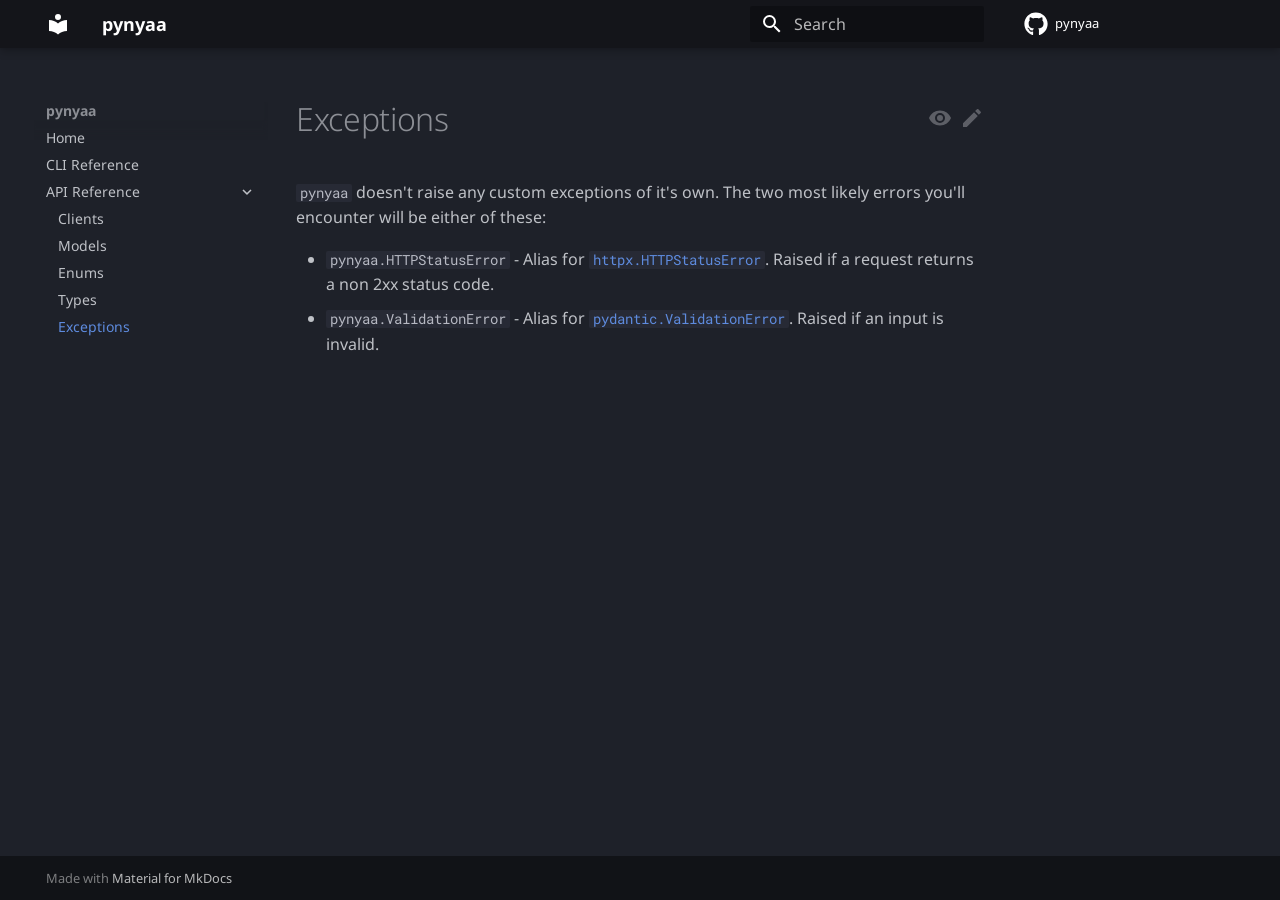
<file: api-reference/exceptions/index.html>
<!doctype html>
<html lang="en" class="no-js">
  <head>
    
      <meta charset="utf-8">
      <meta name="viewport" content="width=device-width,initial-scale=1">
      
        <meta name="description" content="Turn nyaa.si torrent pages into neat Python objects">
      
      
        <meta name="author" content="Ravencentric">
      
      
      
        <link rel="prev" href="../types/">
      
      
      
      <link rel="icon" href="../../assets/images/favicon.png">
      <meta name="generator" content="mkdocs-1.6.0, mkdocs-material-9.5.29">
    
    
      
        <title>Exceptions - pynyaa</title>
      
    
    
      <link rel="stylesheet" href="../../assets/stylesheets/main.76a95c52.min.css">
      
        
        <link rel="stylesheet" href="../../assets/stylesheets/palette.06af60db.min.css">
      
      


    
    
      
    
    
      
        
        
        <link rel="preconnect" href="https://fonts.gstatic.com" crossorigin>
        <link rel="stylesheet" href="https://fonts.googleapis.com/css?family=Noto+Sans:300,300i,400,400i,700,700i%7CRoboto+Mono:400,400i,700,700i&display=fallback">
        <style>:root{--md-text-font:"Noto Sans";--md-code-font:"Roboto Mono"}</style>
      
    
    
      <link rel="stylesheet" href="../../assets/_mkdocstrings.css">
    
    <script>__md_scope=new URL("../..",location),__md_hash=e=>[...e].reduce((e,_)=>(e<<5)-e+_.charCodeAt(0),0),__md_get=(e,_=localStorage,t=__md_scope)=>JSON.parse(_.getItem(t.pathname+"."+e)),__md_set=(e,_,t=localStorage,a=__md_scope)=>{try{t.setItem(a.pathname+"."+e,JSON.stringify(_))}catch(e){}}</script>
    
      

    
    
    
  </head>
  
  
    
    
    
    
    
    <body dir="ltr" data-md-color-scheme="slate" data-md-color-primary="black" data-md-color-accent="light-blue">
  
    
    <input class="md-toggle" data-md-toggle="drawer" type="checkbox" id="__drawer" autocomplete="off">
    <input class="md-toggle" data-md-toggle="search" type="checkbox" id="__search" autocomplete="off">
    <label class="md-overlay" for="__drawer"></label>
    <div data-md-component="skip">
      
    </div>
    <div data-md-component="announce">
      
    </div>
    
    
      

  

<header class="md-header md-header--shadow" data-md-component="header">
  <nav class="md-header__inner md-grid" aria-label="Header">
    <a href="../.." title="pynyaa" class="md-header__button md-logo" aria-label="pynyaa" data-md-component="logo">
      
  
  <svg xmlns="http://www.w3.org/2000/svg" viewBox="0 0 24 24"><path d="M12 8a3 3 0 0 0 3-3 3 3 0 0 0-3-3 3 3 0 0 0-3 3 3 3 0 0 0 3 3m0 3.54C9.64 9.35 6.5 8 3 8v11c3.5 0 6.64 1.35 9 3.54 2.36-2.19 5.5-3.54 9-3.54V8c-3.5 0-6.64 1.35-9 3.54Z"/></svg>

    </a>
    <label class="md-header__button md-icon" for="__drawer">
      
      <svg xmlns="http://www.w3.org/2000/svg" viewBox="0 0 24 24"><path d="M3 6h18v2H3V6m0 5h18v2H3v-2m0 5h18v2H3v-2Z"/></svg>
    </label>
    <div class="md-header__title" data-md-component="header-title">
      <div class="md-header__ellipsis">
        <div class="md-header__topic">
          <span class="md-ellipsis">
            pynyaa
          </span>
        </div>
        <div class="md-header__topic" data-md-component="header-topic">
          <span class="md-ellipsis">
            
              Exceptions
            
          </span>
        </div>
      </div>
    </div>
    
      
    
    
    
    
      <label class="md-header__button md-icon" for="__search">
        
        <svg xmlns="http://www.w3.org/2000/svg" viewBox="0 0 24 24"><path d="M9.5 3A6.5 6.5 0 0 1 16 9.5c0 1.61-.59 3.09-1.56 4.23l.27.27h.79l5 5-1.5 1.5-5-5v-.79l-.27-.27A6.516 6.516 0 0 1 9.5 16 6.5 6.5 0 0 1 3 9.5 6.5 6.5 0 0 1 9.5 3m0 2C7 5 5 7 5 9.5S7 14 9.5 14 14 12 14 9.5 12 5 9.5 5Z"/></svg>
      </label>
      <div class="md-search" data-md-component="search" role="dialog">
  <label class="md-search__overlay" for="__search"></label>
  <div class="md-search__inner" role="search">
    <form class="md-search__form" name="search">
      <input type="text" class="md-search__input" name="query" aria-label="Search" placeholder="Search" autocapitalize="off" autocorrect="off" autocomplete="off" spellcheck="false" data-md-component="search-query" required>
      <label class="md-search__icon md-icon" for="__search">
        
        <svg xmlns="http://www.w3.org/2000/svg" viewBox="0 0 24 24"><path d="M9.5 3A6.5 6.5 0 0 1 16 9.5c0 1.61-.59 3.09-1.56 4.23l.27.27h.79l5 5-1.5 1.5-5-5v-.79l-.27-.27A6.516 6.516 0 0 1 9.5 16 6.5 6.5 0 0 1 3 9.5 6.5 6.5 0 0 1 9.5 3m0 2C7 5 5 7 5 9.5S7 14 9.5 14 14 12 14 9.5 12 5 9.5 5Z"/></svg>
        
        <svg xmlns="http://www.w3.org/2000/svg" viewBox="0 0 24 24"><path d="M20 11v2H8l5.5 5.5-1.42 1.42L4.16 12l7.92-7.92L13.5 5.5 8 11h12Z"/></svg>
      </label>
      <nav class="md-search__options" aria-label="Search">
        
        <button type="reset" class="md-search__icon md-icon" title="Clear" aria-label="Clear" tabindex="-1">
          
          <svg xmlns="http://www.w3.org/2000/svg" viewBox="0 0 24 24"><path d="M19 6.41 17.59 5 12 10.59 6.41 5 5 6.41 10.59 12 5 17.59 6.41 19 12 13.41 17.59 19 19 17.59 13.41 12 19 6.41Z"/></svg>
        </button>
      </nav>
      
        <div class="md-search__suggest" data-md-component="search-suggest"></div>
      
    </form>
    <div class="md-search__output">
      <div class="md-search__scrollwrap" tabindex="0" data-md-scrollfix>
        <div class="md-search-result" data-md-component="search-result">
          <div class="md-search-result__meta">
            Initializing search
          </div>
          <ol class="md-search-result__list" role="presentation"></ol>
        </div>
      </div>
    </div>
  </div>
</div>
    
    
      <div class="md-header__source">
        <a href="https://github.com/Ravencentric/pynyaa" title="Go to repository" class="md-source" data-md-component="source">
  <div class="md-source__icon md-icon">
    
    <svg xmlns="http://www.w3.org/2000/svg" viewBox="0 0 496 512"><!--! Font Awesome Free 6.5.2 by @fontawesome - https://fontawesome.com License - https://fontawesome.com/license/free (Icons: CC BY 4.0, Fonts: SIL OFL 1.1, Code: MIT License) Copyright 2024 Fonticons, Inc.--><path d="M165.9 397.4c0 2-2.3 3.6-5.2 3.6-3.3.3-5.6-1.3-5.6-3.6 0-2 2.3-3.6 5.2-3.6 3-.3 5.6 1.3 5.6 3.6zm-31.1-4.5c-.7 2 1.3 4.3 4.3 4.9 2.6 1 5.6 0 6.2-2s-1.3-4.3-4.3-5.2c-2.6-.7-5.5.3-6.2 2.3zm44.2-1.7c-2.9.7-4.9 2.6-4.6 4.9.3 2 2.9 3.3 5.9 2.6 2.9-.7 4.9-2.6 4.6-4.6-.3-1.9-3-3.2-5.9-2.9zM244.8 8C106.1 8 0 113.3 0 252c0 110.9 69.8 205.8 169.5 239.2 12.8 2.3 17.3-5.6 17.3-12.1 0-6.2-.3-40.4-.3-61.4 0 0-70 15-84.7-29.8 0 0-11.4-29.1-27.8-36.6 0 0-22.9-15.7 1.6-15.4 0 0 24.9 2 38.6 25.8 21.9 38.6 58.6 27.5 72.9 20.9 2.3-16 8.8-27.1 16-33.7-55.9-6.2-112.3-14.3-112.3-110.5 0-27.5 7.6-41.3 23.6-58.9-2.6-6.5-11.1-33.3 2.6-67.9 20.9-6.5 69 27 69 27 20-5.6 41.5-8.5 62.8-8.5s42.8 2.9 62.8 8.5c0 0 48.1-33.6 69-27 13.7 34.7 5.2 61.4 2.6 67.9 16 17.7 25.8 31.5 25.8 58.9 0 96.5-58.9 104.2-114.8 110.5 9.2 7.9 17 22.9 17 46.4 0 33.7-.3 75.4-.3 83.6 0 6.5 4.6 14.4 17.3 12.1C428.2 457.8 496 362.9 496 252 496 113.3 383.5 8 244.8 8zM97.2 352.9c-1.3 1-1 3.3.7 5.2 1.6 1.6 3.9 2.3 5.2 1 1.3-1 1-3.3-.7-5.2-1.6-1.6-3.9-2.3-5.2-1zm-10.8-8.1c-.7 1.3.3 2.9 2.3 3.9 1.6 1 3.6.7 4.3-.7.7-1.3-.3-2.9-2.3-3.9-2-.6-3.6-.3-4.3.7zm32.4 35.6c-1.6 1.3-1 4.3 1.3 6.2 2.3 2.3 5.2 2.6 6.5 1 1.3-1.3.7-4.3-1.3-6.2-2.2-2.3-5.2-2.6-6.5-1zm-11.4-14.7c-1.6 1-1.6 3.6 0 5.9 1.6 2.3 4.3 3.3 5.6 2.3 1.6-1.3 1.6-3.9 0-6.2-1.4-2.3-4-3.3-5.6-2z"/></svg>
  </div>
  <div class="md-source__repository">
    pynyaa
  </div>
</a>
      </div>
    
  </nav>
  
</header>
    
    <div class="md-container" data-md-component="container">
      
      
        
          
        
      
      <main class="md-main" data-md-component="main">
        <div class="md-main__inner md-grid">
          
            
              
              <div class="md-sidebar md-sidebar--primary" data-md-component="sidebar" data-md-type="navigation" >
                <div class="md-sidebar__scrollwrap">
                  <div class="md-sidebar__inner">
                    



<nav class="md-nav md-nav--primary" aria-label="Navigation" data-md-level="0">
  <label class="md-nav__title" for="__drawer">
    <a href="../.." title="pynyaa" class="md-nav__button md-logo" aria-label="pynyaa" data-md-component="logo">
      
  
  <svg xmlns="http://www.w3.org/2000/svg" viewBox="0 0 24 24"><path d="M12 8a3 3 0 0 0 3-3 3 3 0 0 0-3-3 3 3 0 0 0-3 3 3 3 0 0 0 3 3m0 3.54C9.64 9.35 6.5 8 3 8v11c3.5 0 6.64 1.35 9 3.54 2.36-2.19 5.5-3.54 9-3.54V8c-3.5 0-6.64 1.35-9 3.54Z"/></svg>

    </a>
    pynyaa
  </label>
  
    <div class="md-nav__source">
      <a href="https://github.com/Ravencentric/pynyaa" title="Go to repository" class="md-source" data-md-component="source">
  <div class="md-source__icon md-icon">
    
    <svg xmlns="http://www.w3.org/2000/svg" viewBox="0 0 496 512"><!--! Font Awesome Free 6.5.2 by @fontawesome - https://fontawesome.com License - https://fontawesome.com/license/free (Icons: CC BY 4.0, Fonts: SIL OFL 1.1, Code: MIT License) Copyright 2024 Fonticons, Inc.--><path d="M165.9 397.4c0 2-2.3 3.6-5.2 3.6-3.3.3-5.6-1.3-5.6-3.6 0-2 2.3-3.6 5.2-3.6 3-.3 5.6 1.3 5.6 3.6zm-31.1-4.5c-.7 2 1.3 4.3 4.3 4.9 2.6 1 5.6 0 6.2-2s-1.3-4.3-4.3-5.2c-2.6-.7-5.5.3-6.2 2.3zm44.2-1.7c-2.9.7-4.9 2.6-4.6 4.9.3 2 2.9 3.3 5.9 2.6 2.9-.7 4.9-2.6 4.6-4.6-.3-1.9-3-3.2-5.9-2.9zM244.8 8C106.1 8 0 113.3 0 252c0 110.9 69.8 205.8 169.5 239.2 12.8 2.3 17.3-5.6 17.3-12.1 0-6.2-.3-40.4-.3-61.4 0 0-70 15-84.7-29.8 0 0-11.4-29.1-27.8-36.6 0 0-22.9-15.7 1.6-15.4 0 0 24.9 2 38.6 25.8 21.9 38.6 58.6 27.5 72.9 20.9 2.3-16 8.8-27.1 16-33.7-55.9-6.2-112.3-14.3-112.3-110.5 0-27.5 7.6-41.3 23.6-58.9-2.6-6.5-11.1-33.3 2.6-67.9 20.9-6.5 69 27 69 27 20-5.6 41.5-8.5 62.8-8.5s42.8 2.9 62.8 8.5c0 0 48.1-33.6 69-27 13.7 34.7 5.2 61.4 2.6 67.9 16 17.7 25.8 31.5 25.8 58.9 0 96.5-58.9 104.2-114.8 110.5 9.2 7.9 17 22.9 17 46.4 0 33.7-.3 75.4-.3 83.6 0 6.5 4.6 14.4 17.3 12.1C428.2 457.8 496 362.9 496 252 496 113.3 383.5 8 244.8 8zM97.2 352.9c-1.3 1-1 3.3.7 5.2 1.6 1.6 3.9 2.3 5.2 1 1.3-1 1-3.3-.7-5.2-1.6-1.6-3.9-2.3-5.2-1zm-10.8-8.1c-.7 1.3.3 2.9 2.3 3.9 1.6 1 3.6.7 4.3-.7.7-1.3-.3-2.9-2.3-3.9-2-.6-3.6-.3-4.3.7zm32.4 35.6c-1.6 1.3-1 4.3 1.3 6.2 2.3 2.3 5.2 2.6 6.5 1 1.3-1.3.7-4.3-1.3-6.2-2.2-2.3-5.2-2.6-6.5-1zm-11.4-14.7c-1.6 1-1.6 3.6 0 5.9 1.6 2.3 4.3 3.3 5.6 2.3 1.6-1.3 1.6-3.9 0-6.2-1.4-2.3-4-3.3-5.6-2z"/></svg>
  </div>
  <div class="md-source__repository">
    pynyaa
  </div>
</a>
    </div>
  
  <ul class="md-nav__list" data-md-scrollfix>
    
      
      
  
  
  
  
    <li class="md-nav__item">
      <a href="../.." class="md-nav__link">
        
  
  <span class="md-ellipsis">
    Home
  </span>
  

      </a>
    </li>
  

    
      
      
  
  
  
  
    <li class="md-nav__item">
      <a href="../../cli-reference/" class="md-nav__link">
        
  
  <span class="md-ellipsis">
    CLI Reference
  </span>
  

      </a>
    </li>
  

    
      
      
  
  
    
  
  
  
    
    
    
    
    <li class="md-nav__item md-nav__item--active md-nav__item--nested">
      
        
        
        <input class="md-nav__toggle md-toggle " type="checkbox" id="__nav_3" checked>
        
          
          <label class="md-nav__link" for="__nav_3" id="__nav_3_label" tabindex="0">
            
  
  <span class="md-ellipsis">
    API Reference
  </span>
  

            <span class="md-nav__icon md-icon"></span>
          </label>
        
        <nav class="md-nav" data-md-level="1" aria-labelledby="__nav_3_label" aria-expanded="true">
          <label class="md-nav__title" for="__nav_3">
            <span class="md-nav__icon md-icon"></span>
            API Reference
          </label>
          <ul class="md-nav__list" data-md-scrollfix>
            
              
                
  
  
  
  
    <li class="md-nav__item">
      <a href="../clients/" class="md-nav__link">
        
  
  <span class="md-ellipsis">
    Clients
  </span>
  

      </a>
    </li>
  

              
            
              
                
  
  
  
  
    <li class="md-nav__item">
      <a href="../models/" class="md-nav__link">
        
  
  <span class="md-ellipsis">
    Models
  </span>
  

      </a>
    </li>
  

              
            
              
                
  
  
  
  
    <li class="md-nav__item">
      <a href="../enums/" class="md-nav__link">
        
  
  <span class="md-ellipsis">
    Enums
  </span>
  

      </a>
    </li>
  

              
            
              
                
  
  
  
  
    <li class="md-nav__item">
      <a href="../types/" class="md-nav__link">
        
  
  <span class="md-ellipsis">
    Types
  </span>
  

      </a>
    </li>
  

              
            
              
                
  
  
    
  
  
  
    <li class="md-nav__item md-nav__item--active">
      
      <input class="md-nav__toggle md-toggle" type="checkbox" id="__toc">
      
      
      
      <a href="./" class="md-nav__link md-nav__link--active">
        
  
  <span class="md-ellipsis">
    Exceptions
  </span>
  

      </a>
      
    </li>
  

              
            
          </ul>
        </nav>
      
    </li>
  

    
  </ul>
</nav>
                  </div>
                </div>
              </div>
            
            
              
              <div class="md-sidebar md-sidebar--secondary" data-md-component="sidebar" data-md-type="toc" >
                <div class="md-sidebar__scrollwrap">
                  <div class="md-sidebar__inner">
                    

<nav class="md-nav md-nav--secondary" aria-label="Table of contents">
  
  
  
  
</nav>
                  </div>
                </div>
              </div>
            
          
          
            <div class="md-content" data-md-component="content">
              <article class="md-content__inner md-typeset">
                
                  

  
    <a href="https://github.com/Ravencentric/pynyaa/edit/main/docs/api-reference/exceptions.md" title="Edit this page" class="md-content__button md-icon">
      
      <svg xmlns="http://www.w3.org/2000/svg" viewBox="0 0 24 24"><path d="M20.71 7.04c.39-.39.39-1.04 0-1.41l-2.34-2.34c-.37-.39-1.02-.39-1.41 0l-1.84 1.83 3.75 3.75M3 17.25V21h3.75L17.81 9.93l-3.75-3.75L3 17.25Z"/></svg>
    </a>
  
  
    
      
    
    <a href="https://github.com/Ravencentric/pynyaa/raw/main/docs/api-reference/exceptions.md" title="View source of this page" class="md-content__button md-icon">
      
      <svg xmlns="http://www.w3.org/2000/svg" viewBox="0 0 24 24"><path d="M12 9a3 3 0 0 0-3 3 3 3 0 0 0 3 3 3 3 0 0 0 3-3 3 3 0 0 0-3-3m0 8a5 5 0 0 1-5-5 5 5 0 0 1 5-5 5 5 0 0 1 5 5 5 5 0 0 1-5 5m0-12.5C7 4.5 2.73 7.61 1 12c1.73 4.39 6 7.5 11 7.5s9.27-3.11 11-7.5c-1.73-4.39-6-7.5-11-7.5Z"/></svg>
    </a>
  


  <h1>Exceptions</h1>

<p><code>pynyaa</code> doesn't raise any custom exceptions of it's own. The two most likely errors you'll encounter will be either of these:</p>
<ul>
<li><code>pynyaa.HTTPStatusError</code> - Alias for <a href="https://www.python-httpx.org/exceptions/"><code>httpx.HTTPStatusError</code></a>. Raised if a request returns a non 2xx status code.</li>
<li><code>pynyaa.ValidationError</code> - Alias for <a href="https://docs.pydantic.dev/latest/errors/validation_errors/"><code>pydantic.ValidationError</code></a>. Raised if an input is invalid.</li>
</ul>












                
              </article>
            </div>
          
          
<script>var target=document.getElementById(location.hash.slice(1));target&&target.name&&(target.checked=target.name.startsWith("__tabbed_"))</script>
        </div>
        
          <button type="button" class="md-top md-icon" data-md-component="top" hidden>
  
  <svg xmlns="http://www.w3.org/2000/svg" viewBox="0 0 24 24"><path d="M13 20h-2V8l-5.5 5.5-1.42-1.42L12 4.16l7.92 7.92-1.42 1.42L13 8v12Z"/></svg>
  Back to top
</button>
        
      </main>
      
        <footer class="md-footer">
  
  <div class="md-footer-meta md-typeset">
    <div class="md-footer-meta__inner md-grid">
      <div class="md-copyright">
  
  
    Made with
    <a href="https://squidfunk.github.io/mkdocs-material/" target="_blank" rel="noopener">
      Material for MkDocs
    </a>
  
</div>
      
    </div>
  </div>
</footer>
      
    </div>
    <div class="md-dialog" data-md-component="dialog">
      <div class="md-dialog__inner md-typeset"></div>
    </div>
    
    
    <script id="__config" type="application/json">{"base": "../..", "features": ["navigation.instant", "navigation.tracking", "toc.follow", "navigation.top", "search.suggest", "search.highlight", "content.action.edit", "content.action.view", "content.code.copy", "content.code.annotate"], "search": "../../assets/javascripts/workers/search.b8dbb3d2.min.js", "translations": {"clipboard.copied": "Copied to clipboard", "clipboard.copy": "Copy to clipboard", "search.result.more.one": "1 more on this page", "search.result.more.other": "# more on this page", "search.result.none": "No matching documents", "search.result.one": "1 matching document", "search.result.other": "# matching documents", "search.result.placeholder": "Type to start searching", "search.result.term.missing": "Missing", "select.version": "Select version"}}</script>
    
    
      <script src="../../assets/javascripts/bundle.fe8b6f2b.min.js"></script>
      
    
  </body>
</html>
</file>
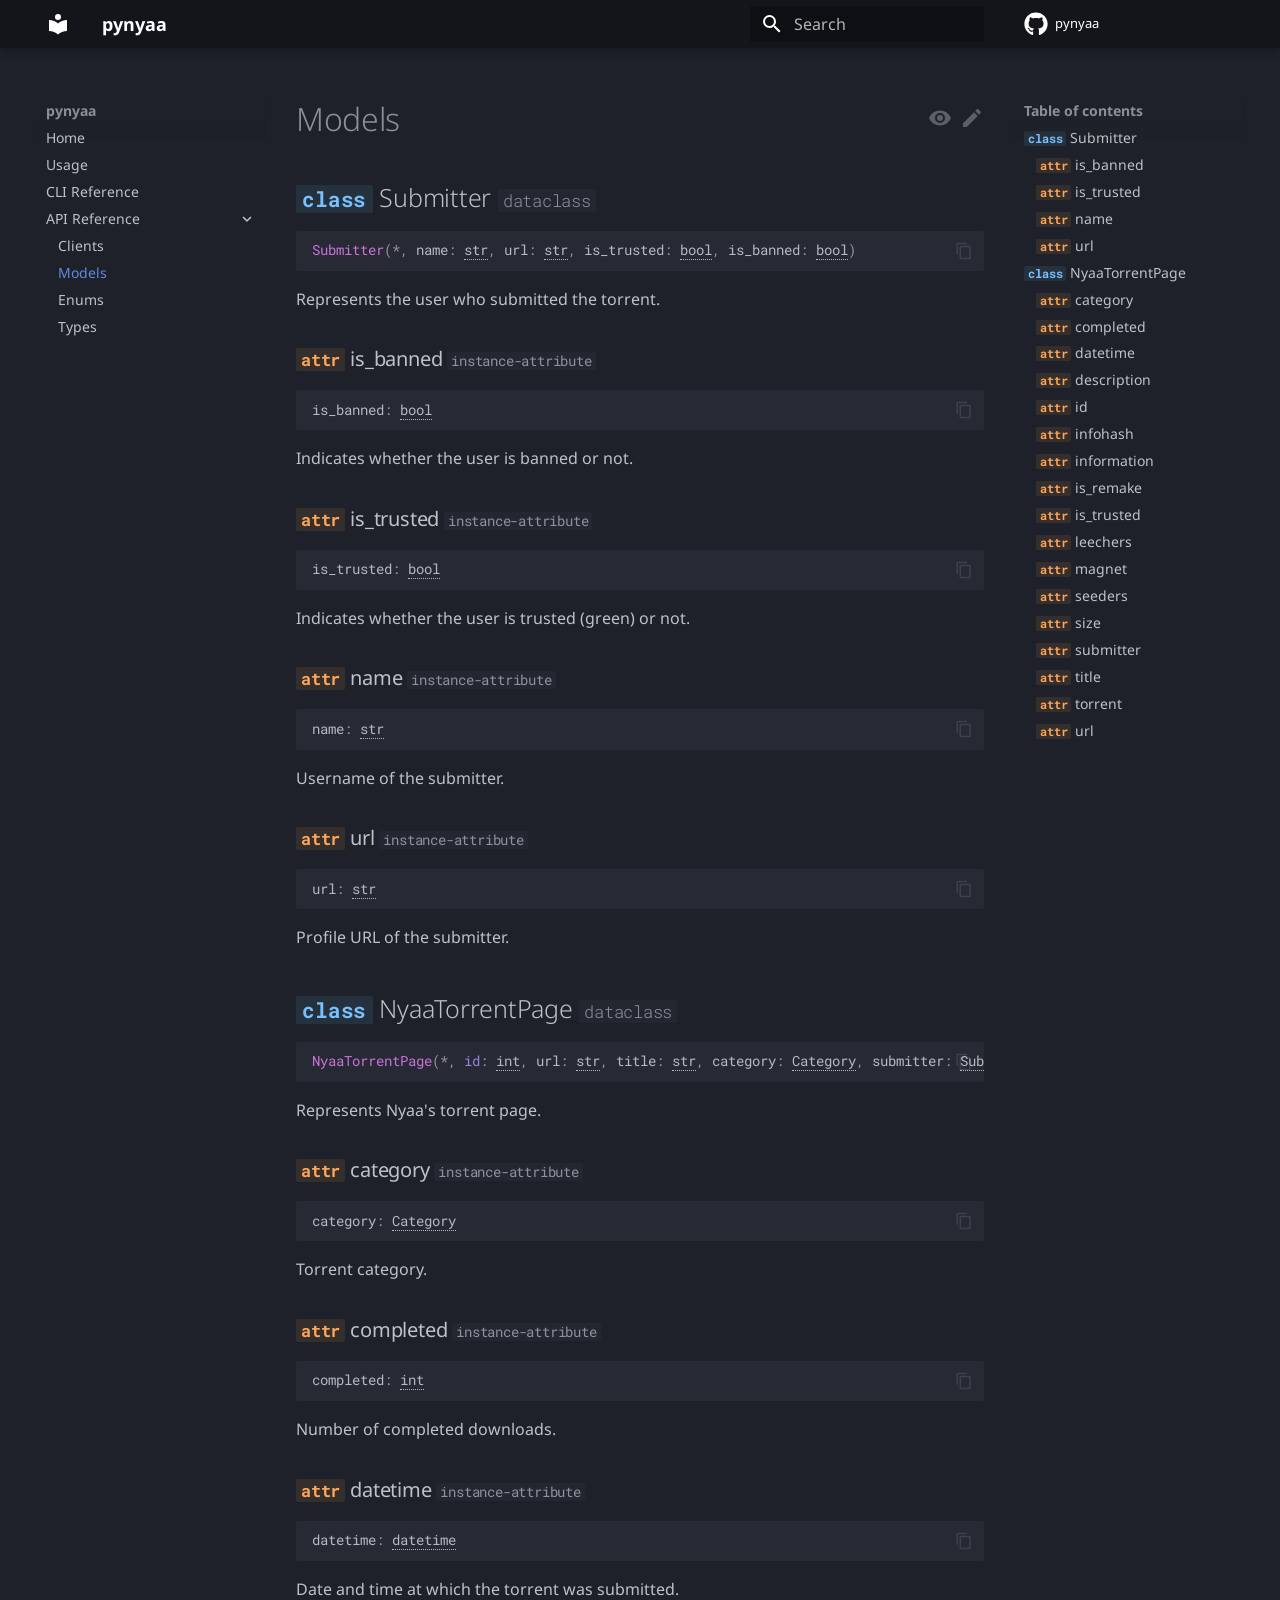
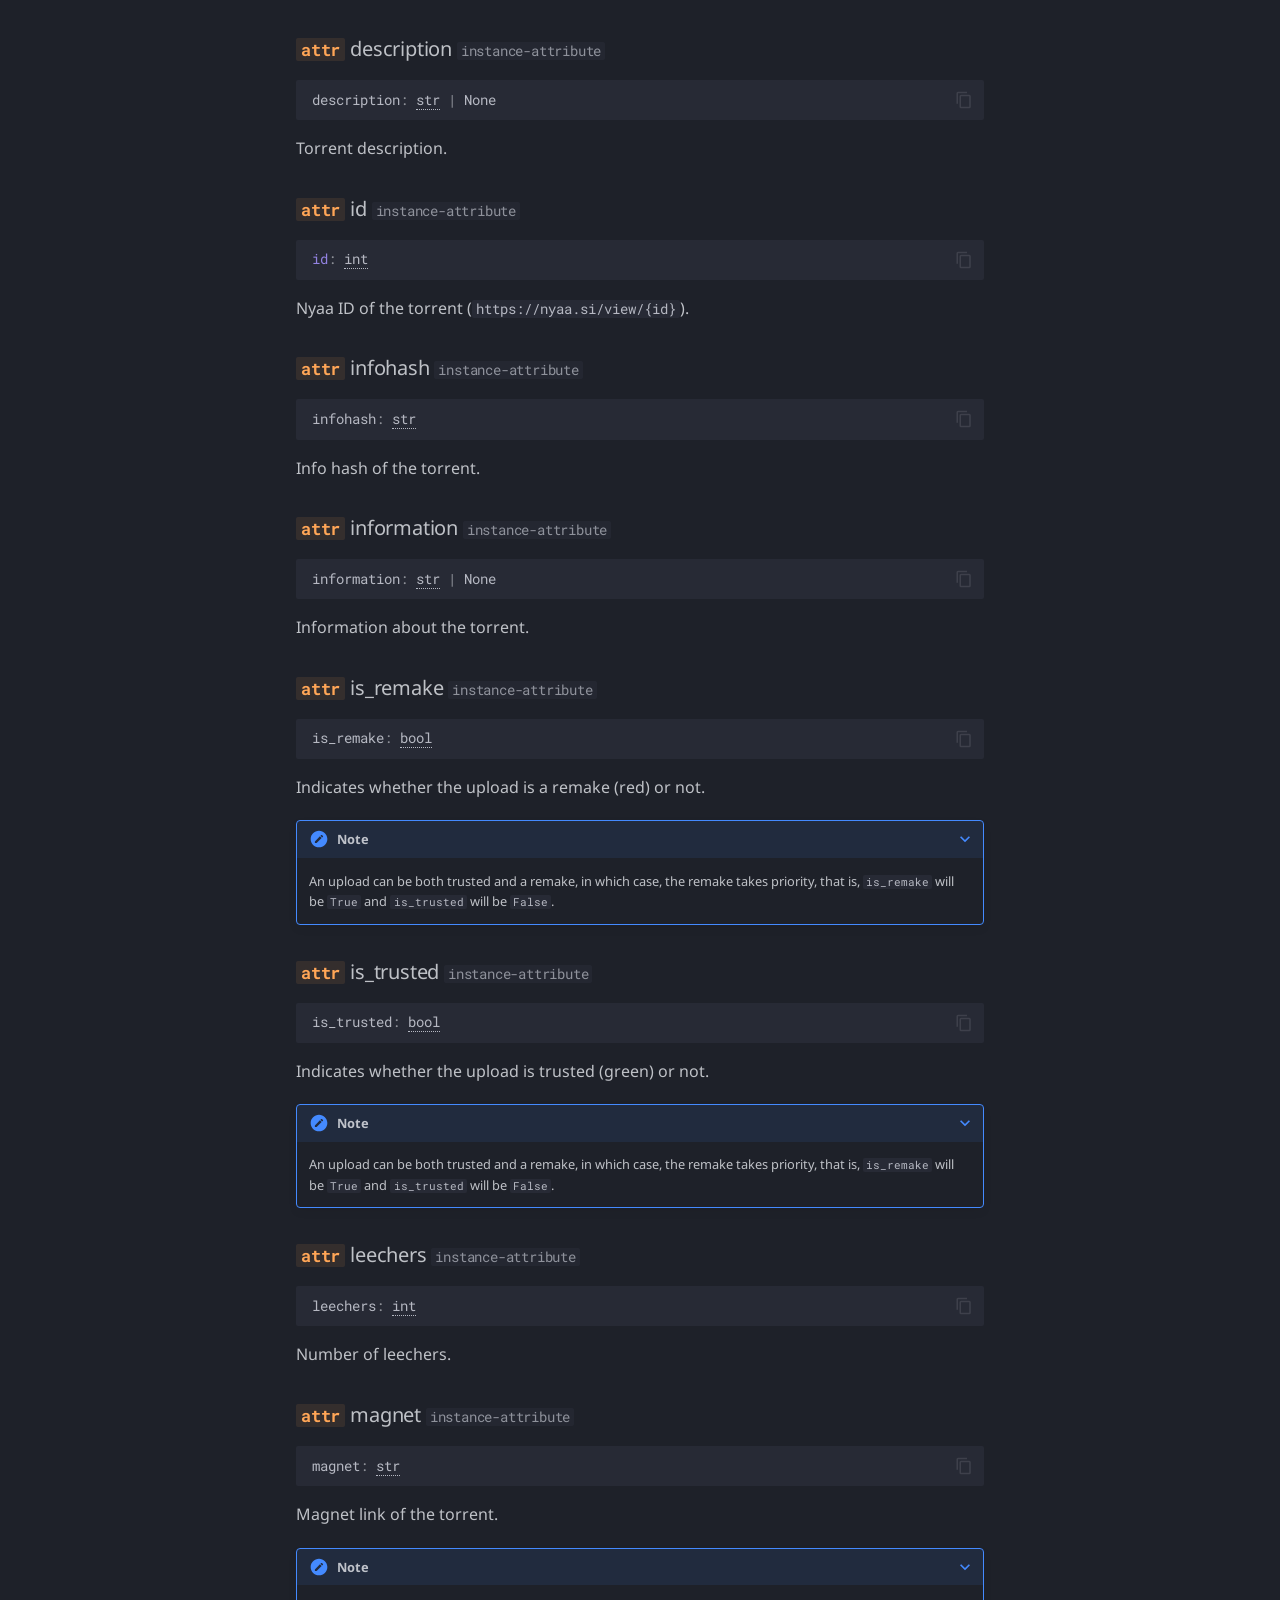
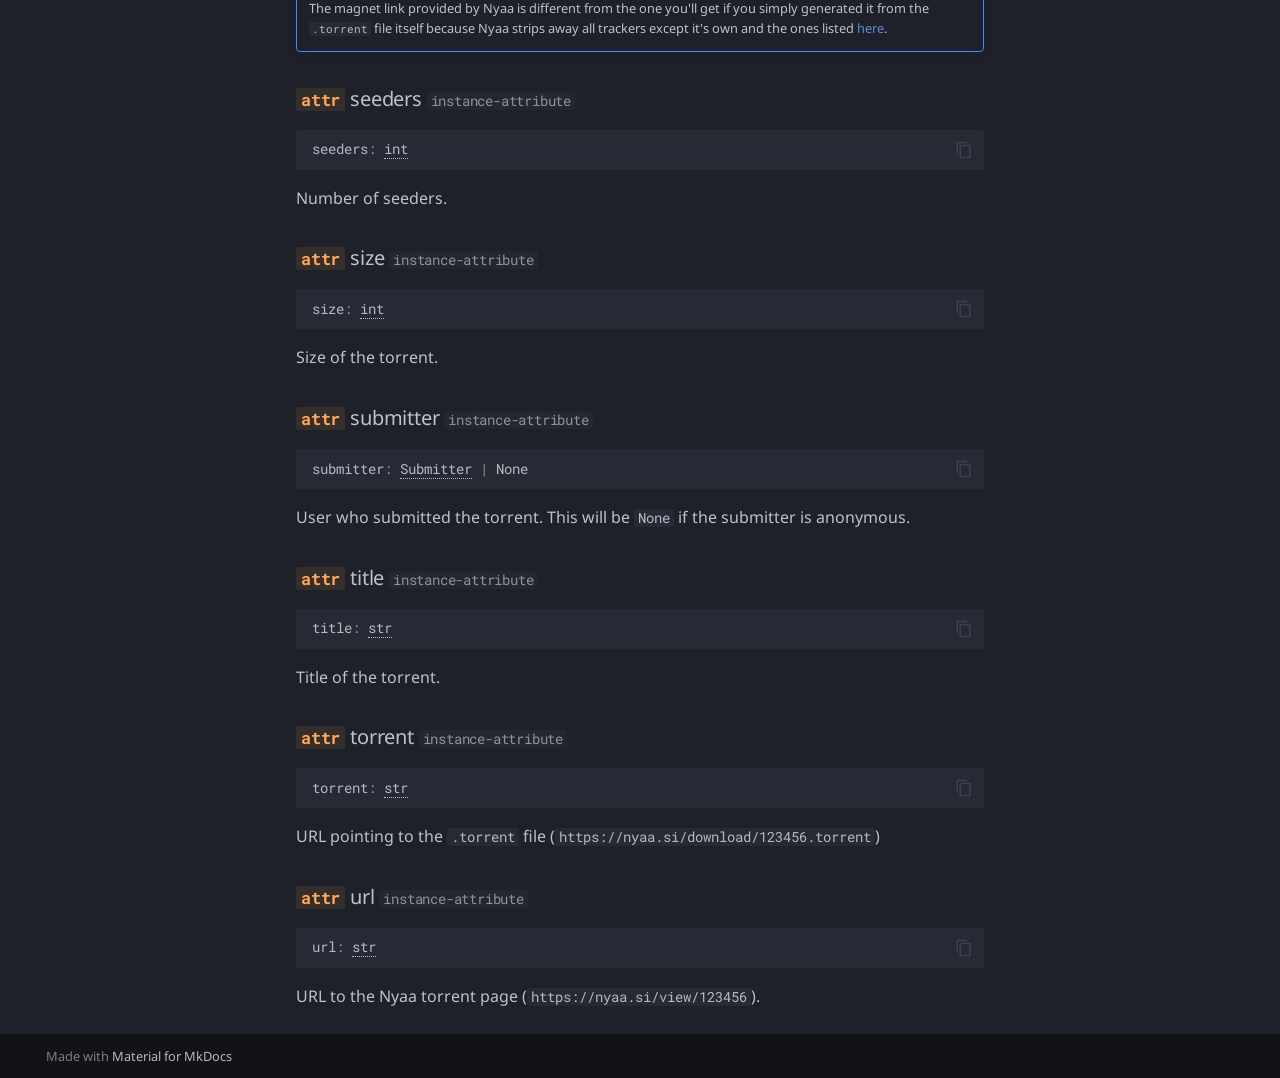
<file: api-reference/models/index.html>
<!doctype html>
<html lang="en" class="no-js">
  <head>
    
      <meta charset="utf-8">
      <meta name="viewport" content="width=device-width,initial-scale=1">
      
        <meta name="description" content="Turn nyaa.si torrent pages into neat Python objects">
      
      
        <meta name="author" content="Ravencentric">
      
      
      
        <link rel="prev" href="../clients/">
      
      
        <link rel="next" href="../enums/">
      
      
      <link rel="icon" href="../../assets/images/favicon.png">
      <meta name="generator" content="mkdocs-1.6.1, mkdocs-material-9.5.36">
    
    
      
        <title>Models - pynyaa</title>
      
    
    
      <link rel="stylesheet" href="../../assets/stylesheets/main.06209087.min.css">
      
        
        <link rel="stylesheet" href="../../assets/stylesheets/palette.06af60db.min.css">
      
      


    
    
      
    
    
      
        
        
        <link rel="preconnect" href="https://fonts.gstatic.com" crossorigin>
        <link rel="stylesheet" href="https://fonts.googleapis.com/css?family=Noto+Sans:300,300i,400,400i,700,700i%7CRoboto+Mono:400,400i,700,700i&display=fallback">
        <style>:root{--md-text-font:"Noto Sans";--md-code-font:"Roboto Mono"}</style>
      
    
    
      <link rel="stylesheet" href="../../assets/_mkdocstrings.css">
    
    <script>__md_scope=new URL("../..",location),__md_hash=e=>[...e].reduce(((e,_)=>(e<<5)-e+_.charCodeAt(0)),0),__md_get=(e,_=localStorage,t=__md_scope)=>JSON.parse(_.getItem(t.pathname+"."+e)),__md_set=(e,_,t=localStorage,a=__md_scope)=>{try{t.setItem(a.pathname+"."+e,JSON.stringify(_))}catch(e){}}</script>
    
      

    
    
    
  </head>
  
  
    
    
    
    
    
    <body dir="ltr" data-md-color-scheme="slate" data-md-color-primary="black" data-md-color-accent="light-blue">
  
    
    <input class="md-toggle" data-md-toggle="drawer" type="checkbox" id="__drawer" autocomplete="off">
    <input class="md-toggle" data-md-toggle="search" type="checkbox" id="__search" autocomplete="off">
    <label class="md-overlay" for="__drawer"></label>
    <div data-md-component="skip">
      
        
        <a href="#pynyaa._models.Submitter" class="md-skip">
          Skip to content
        </a>
      
    </div>
    <div data-md-component="announce">
      
    </div>
    
    
      

  

<header class="md-header md-header--shadow" data-md-component="header">
  <nav class="md-header__inner md-grid" aria-label="Header">
    <a href="../.." title="pynyaa" class="md-header__button md-logo" aria-label="pynyaa" data-md-component="logo">
      
  
  <svg xmlns="http://www.w3.org/2000/svg" viewBox="0 0 24 24"><path d="M12 8a3 3 0 0 0 3-3 3 3 0 0 0-3-3 3 3 0 0 0-3 3 3 3 0 0 0 3 3m0 3.54C9.64 9.35 6.5 8 3 8v11c3.5 0 6.64 1.35 9 3.54 2.36-2.19 5.5-3.54 9-3.54V8c-3.5 0-6.64 1.35-9 3.54"/></svg>

    </a>
    <label class="md-header__button md-icon" for="__drawer">
      
      <svg xmlns="http://www.w3.org/2000/svg" viewBox="0 0 24 24"><path d="M3 6h18v2H3zm0 5h18v2H3zm0 5h18v2H3z"/></svg>
    </label>
    <div class="md-header__title" data-md-component="header-title">
      <div class="md-header__ellipsis">
        <div class="md-header__topic">
          <span class="md-ellipsis">
            pynyaa
          </span>
        </div>
        <div class="md-header__topic" data-md-component="header-topic">
          <span class="md-ellipsis">
            
              Models
            
          </span>
        </div>
      </div>
    </div>
    
      
    
    
    
    
      <label class="md-header__button md-icon" for="__search">
        
        <svg xmlns="http://www.w3.org/2000/svg" viewBox="0 0 24 24"><path d="M9.5 3A6.5 6.5 0 0 1 16 9.5c0 1.61-.59 3.09-1.56 4.23l.27.27h.79l5 5-1.5 1.5-5-5v-.79l-.27-.27A6.52 6.52 0 0 1 9.5 16 6.5 6.5 0 0 1 3 9.5 6.5 6.5 0 0 1 9.5 3m0 2C7 5 5 7 5 9.5S7 14 9.5 14 14 12 14 9.5 12 5 9.5 5"/></svg>
      </label>
      <div class="md-search" data-md-component="search" role="dialog">
  <label class="md-search__overlay" for="__search"></label>
  <div class="md-search__inner" role="search">
    <form class="md-search__form" name="search">
      <input type="text" class="md-search__input" name="query" aria-label="Search" placeholder="Search" autocapitalize="off" autocorrect="off" autocomplete="off" spellcheck="false" data-md-component="search-query" required>
      <label class="md-search__icon md-icon" for="__search">
        
        <svg xmlns="http://www.w3.org/2000/svg" viewBox="0 0 24 24"><path d="M9.5 3A6.5 6.5 0 0 1 16 9.5c0 1.61-.59 3.09-1.56 4.23l.27.27h.79l5 5-1.5 1.5-5-5v-.79l-.27-.27A6.52 6.52 0 0 1 9.5 16 6.5 6.5 0 0 1 3 9.5 6.5 6.5 0 0 1 9.5 3m0 2C7 5 5 7 5 9.5S7 14 9.5 14 14 12 14 9.5 12 5 9.5 5"/></svg>
        
        <svg xmlns="http://www.w3.org/2000/svg" viewBox="0 0 24 24"><path d="M20 11v2H8l5.5 5.5-1.42 1.42L4.16 12l7.92-7.92L13.5 5.5 8 11z"/></svg>
      </label>
      <nav class="md-search__options" aria-label="Search">
        
        <button type="reset" class="md-search__icon md-icon" title="Clear" aria-label="Clear" tabindex="-1">
          
          <svg xmlns="http://www.w3.org/2000/svg" viewBox="0 0 24 24"><path d="M19 6.41 17.59 5 12 10.59 6.41 5 5 6.41 10.59 12 5 17.59 6.41 19 12 13.41 17.59 19 19 17.59 13.41 12z"/></svg>
        </button>
      </nav>
      
        <div class="md-search__suggest" data-md-component="search-suggest"></div>
      
    </form>
    <div class="md-search__output">
      <div class="md-search__scrollwrap" tabindex="0" data-md-scrollfix>
        <div class="md-search-result" data-md-component="search-result">
          <div class="md-search-result__meta">
            Initializing search
          </div>
          <ol class="md-search-result__list" role="presentation"></ol>
        </div>
      </div>
    </div>
  </div>
</div>
    
    
      <div class="md-header__source">
        <a href="https://github.com/Ravencentric/pynyaa" title="Go to repository" class="md-source" data-md-component="source">
  <div class="md-source__icon md-icon">
    
    <svg xmlns="http://www.w3.org/2000/svg" viewBox="0 0 496 512"><!--! Font Awesome Free 6.6.0 by @fontawesome - https://fontawesome.com License - https://fontawesome.com/license/free (Icons: CC BY 4.0, Fonts: SIL OFL 1.1, Code: MIT License) Copyright 2024 Fonticons, Inc.--><path d="M165.9 397.4c0 2-2.3 3.6-5.2 3.6-3.3.3-5.6-1.3-5.6-3.6 0-2 2.3-3.6 5.2-3.6 3-.3 5.6 1.3 5.6 3.6m-31.1-4.5c-.7 2 1.3 4.3 4.3 4.9 2.6 1 5.6 0 6.2-2s-1.3-4.3-4.3-5.2c-2.6-.7-5.5.3-6.2 2.3m44.2-1.7c-2.9.7-4.9 2.6-4.6 4.9.3 2 2.9 3.3 5.9 2.6 2.9-.7 4.9-2.6 4.6-4.6-.3-1.9-3-3.2-5.9-2.9M244.8 8C106.1 8 0 113.3 0 252c0 110.9 69.8 205.8 169.5 239.2 12.8 2.3 17.3-5.6 17.3-12.1 0-6.2-.3-40.4-.3-61.4 0 0-70 15-84.7-29.8 0 0-11.4-29.1-27.8-36.6 0 0-22.9-15.7 1.6-15.4 0 0 24.9 2 38.6 25.8 21.9 38.6 58.6 27.5 72.9 20.9 2.3-16 8.8-27.1 16-33.7-55.9-6.2-112.3-14.3-112.3-110.5 0-27.5 7.6-41.3 23.6-58.9-2.6-6.5-11.1-33.3 2.6-67.9 20.9-6.5 69 27 69 27 20-5.6 41.5-8.5 62.8-8.5s42.8 2.9 62.8 8.5c0 0 48.1-33.6 69-27 13.7 34.7 5.2 61.4 2.6 67.9 16 17.7 25.8 31.5 25.8 58.9 0 96.5-58.9 104.2-114.8 110.5 9.2 7.9 17 22.9 17 46.4 0 33.7-.3 75.4-.3 83.6 0 6.5 4.6 14.4 17.3 12.1C428.2 457.8 496 362.9 496 252 496 113.3 383.5 8 244.8 8M97.2 352.9c-1.3 1-1 3.3.7 5.2 1.6 1.6 3.9 2.3 5.2 1 1.3-1 1-3.3-.7-5.2-1.6-1.6-3.9-2.3-5.2-1m-10.8-8.1c-.7 1.3.3 2.9 2.3 3.9 1.6 1 3.6.7 4.3-.7.7-1.3-.3-2.9-2.3-3.9-2-.6-3.6-.3-4.3.7m32.4 35.6c-1.6 1.3-1 4.3 1.3 6.2 2.3 2.3 5.2 2.6 6.5 1 1.3-1.3.7-4.3-1.3-6.2-2.2-2.3-5.2-2.6-6.5-1m-11.4-14.7c-1.6 1-1.6 3.6 0 5.9s4.3 3.3 5.6 2.3c1.6-1.3 1.6-3.9 0-6.2-1.4-2.3-4-3.3-5.6-2"/></svg>
  </div>
  <div class="md-source__repository">
    pynyaa
  </div>
</a>
      </div>
    
  </nav>
  
</header>
    
    <div class="md-container" data-md-component="container">
      
      
        
          
        
      
      <main class="md-main" data-md-component="main">
        <div class="md-main__inner md-grid">
          
            
              
              <div class="md-sidebar md-sidebar--primary" data-md-component="sidebar" data-md-type="navigation" >
                <div class="md-sidebar__scrollwrap">
                  <div class="md-sidebar__inner">
                    



<nav class="md-nav md-nav--primary" aria-label="Navigation" data-md-level="0">
  <label class="md-nav__title" for="__drawer">
    <a href="../.." title="pynyaa" class="md-nav__button md-logo" aria-label="pynyaa" data-md-component="logo">
      
  
  <svg xmlns="http://www.w3.org/2000/svg" viewBox="0 0 24 24"><path d="M12 8a3 3 0 0 0 3-3 3 3 0 0 0-3-3 3 3 0 0 0-3 3 3 3 0 0 0 3 3m0 3.54C9.64 9.35 6.5 8 3 8v11c3.5 0 6.64 1.35 9 3.54 2.36-2.19 5.5-3.54 9-3.54V8c-3.5 0-6.64 1.35-9 3.54"/></svg>

    </a>
    pynyaa
  </label>
  
    <div class="md-nav__source">
      <a href="https://github.com/Ravencentric/pynyaa" title="Go to repository" class="md-source" data-md-component="source">
  <div class="md-source__icon md-icon">
    
    <svg xmlns="http://www.w3.org/2000/svg" viewBox="0 0 496 512"><!--! Font Awesome Free 6.6.0 by @fontawesome - https://fontawesome.com License - https://fontawesome.com/license/free (Icons: CC BY 4.0, Fonts: SIL OFL 1.1, Code: MIT License) Copyright 2024 Fonticons, Inc.--><path d="M165.9 397.4c0 2-2.3 3.6-5.2 3.6-3.3.3-5.6-1.3-5.6-3.6 0-2 2.3-3.6 5.2-3.6 3-.3 5.6 1.3 5.6 3.6m-31.1-4.5c-.7 2 1.3 4.3 4.3 4.9 2.6 1 5.6 0 6.2-2s-1.3-4.3-4.3-5.2c-2.6-.7-5.5.3-6.2 2.3m44.2-1.7c-2.9.7-4.9 2.6-4.6 4.9.3 2 2.9 3.3 5.9 2.6 2.9-.7 4.9-2.6 4.6-4.6-.3-1.9-3-3.2-5.9-2.9M244.8 8C106.1 8 0 113.3 0 252c0 110.9 69.8 205.8 169.5 239.2 12.8 2.3 17.3-5.6 17.3-12.1 0-6.2-.3-40.4-.3-61.4 0 0-70 15-84.7-29.8 0 0-11.4-29.1-27.8-36.6 0 0-22.9-15.7 1.6-15.4 0 0 24.9 2 38.6 25.8 21.9 38.6 58.6 27.5 72.9 20.9 2.3-16 8.8-27.1 16-33.7-55.9-6.2-112.3-14.3-112.3-110.5 0-27.5 7.6-41.3 23.6-58.9-2.6-6.5-11.1-33.3 2.6-67.9 20.9-6.5 69 27 69 27 20-5.6 41.5-8.5 62.8-8.5s42.8 2.9 62.8 8.5c0 0 48.1-33.6 69-27 13.7 34.7 5.2 61.4 2.6 67.9 16 17.7 25.8 31.5 25.8 58.9 0 96.5-58.9 104.2-114.8 110.5 9.2 7.9 17 22.9 17 46.4 0 33.7-.3 75.4-.3 83.6 0 6.5 4.6 14.4 17.3 12.1C428.2 457.8 496 362.9 496 252 496 113.3 383.5 8 244.8 8M97.2 352.9c-1.3 1-1 3.3.7 5.2 1.6 1.6 3.9 2.3 5.2 1 1.3-1 1-3.3-.7-5.2-1.6-1.6-3.9-2.3-5.2-1m-10.8-8.1c-.7 1.3.3 2.9 2.3 3.9 1.6 1 3.6.7 4.3-.7.7-1.3-.3-2.9-2.3-3.9-2-.6-3.6-.3-4.3.7m32.4 35.6c-1.6 1.3-1 4.3 1.3 6.2 2.3 2.3 5.2 2.6 6.5 1 1.3-1.3.7-4.3-1.3-6.2-2.2-2.3-5.2-2.6-6.5-1m-11.4-14.7c-1.6 1-1.6 3.6 0 5.9s4.3 3.3 5.6 2.3c1.6-1.3 1.6-3.9 0-6.2-1.4-2.3-4-3.3-5.6-2"/></svg>
  </div>
  <div class="md-source__repository">
    pynyaa
  </div>
</a>
    </div>
  
  <ul class="md-nav__list" data-md-scrollfix>
    
      
      
  
  
  
  
    <li class="md-nav__item">
      <a href="../.." class="md-nav__link">
        
  
  <span class="md-ellipsis">
    Home
  </span>
  

      </a>
    </li>
  

    
      
      
  
  
  
  
    <li class="md-nav__item">
      <a href="../../usage/" class="md-nav__link">
        
  
  <span class="md-ellipsis">
    Usage
  </span>
  

      </a>
    </li>
  

    
      
      
  
  
  
  
    <li class="md-nav__item">
      <a href="../../cli-reference/" class="md-nav__link">
        
  
  <span class="md-ellipsis">
    CLI Reference
  </span>
  

      </a>
    </li>
  

    
      
      
  
  
    
  
  
  
    
    
    
    
    <li class="md-nav__item md-nav__item--active md-nav__item--nested">
      
        
        
        <input class="md-nav__toggle md-toggle " type="checkbox" id="__nav_4" checked>
        
          
          <label class="md-nav__link" for="__nav_4" id="__nav_4_label" tabindex="0">
            
  
  <span class="md-ellipsis">
    API Reference
  </span>
  

            <span class="md-nav__icon md-icon"></span>
          </label>
        
        <nav class="md-nav" data-md-level="1" aria-labelledby="__nav_4_label" aria-expanded="true">
          <label class="md-nav__title" for="__nav_4">
            <span class="md-nav__icon md-icon"></span>
            API Reference
          </label>
          <ul class="md-nav__list" data-md-scrollfix>
            
              
                
  
  
  
  
    <li class="md-nav__item">
      <a href="../clients/" class="md-nav__link">
        
  
  <span class="md-ellipsis">
    Clients
  </span>
  

      </a>
    </li>
  

              
            
              
                
  
  
    
  
  
  
    <li class="md-nav__item md-nav__item--active">
      
      <input class="md-nav__toggle md-toggle" type="checkbox" id="__toc">
      
      
      
        <label class="md-nav__link md-nav__link--active" for="__toc">
          
  
  <span class="md-ellipsis">
    Models
  </span>
  

          <span class="md-nav__icon md-icon"></span>
        </label>
      
      <a href="./" class="md-nav__link md-nav__link--active">
        
  
  <span class="md-ellipsis">
    Models
  </span>
  

      </a>
      
        

<nav class="md-nav md-nav--secondary" aria-label="Table of contents">
  
  
  
  
    <label class="md-nav__title" for="__toc">
      <span class="md-nav__icon md-icon"></span>
      Table of contents
    </label>
    <ul class="md-nav__list" data-md-component="toc" data-md-scrollfix>
      
        <li class="md-nav__item">
  <a href="#pynyaa._models.Submitter" class="md-nav__link">
    <span class="md-ellipsis">
      <code class="doc-symbol doc-symbol-toc doc-symbol-class"></code>&nbsp;Submitter
    </span>
  </a>
  
    <nav class="md-nav" aria-label=" Submitter">
      <ul class="md-nav__list">
        
          <li class="md-nav__item">
  <a href="#pynyaa._models.Submitter.is_banned" class="md-nav__link">
    <span class="md-ellipsis">
      <code class="doc-symbol doc-symbol-toc doc-symbol-attribute"></code>&nbsp;is_banned
    </span>
  </a>
  
</li>
        
          <li class="md-nav__item">
  <a href="#pynyaa._models.Submitter.is_trusted" class="md-nav__link">
    <span class="md-ellipsis">
      <code class="doc-symbol doc-symbol-toc doc-symbol-attribute"></code>&nbsp;is_trusted
    </span>
  </a>
  
</li>
        
          <li class="md-nav__item">
  <a href="#pynyaa._models.Submitter.name" class="md-nav__link">
    <span class="md-ellipsis">
      <code class="doc-symbol doc-symbol-toc doc-symbol-attribute"></code>&nbsp;name
    </span>
  </a>
  
</li>
        
          <li class="md-nav__item">
  <a href="#pynyaa._models.Submitter.url" class="md-nav__link">
    <span class="md-ellipsis">
      <code class="doc-symbol doc-symbol-toc doc-symbol-attribute"></code>&nbsp;url
    </span>
  </a>
  
</li>
        
      </ul>
    </nav>
  
</li>
      
        <li class="md-nav__item">
  <a href="#pynyaa._models.NyaaTorrentPage" class="md-nav__link">
    <span class="md-ellipsis">
      <code class="doc-symbol doc-symbol-toc doc-symbol-class"></code>&nbsp;NyaaTorrentPage
    </span>
  </a>
  
    <nav class="md-nav" aria-label=" NyaaTorrentPage">
      <ul class="md-nav__list">
        
          <li class="md-nav__item">
  <a href="#pynyaa._models.NyaaTorrentPage.category" class="md-nav__link">
    <span class="md-ellipsis">
      <code class="doc-symbol doc-symbol-toc doc-symbol-attribute"></code>&nbsp;category
    </span>
  </a>
  
</li>
        
          <li class="md-nav__item">
  <a href="#pynyaa._models.NyaaTorrentPage.completed" class="md-nav__link">
    <span class="md-ellipsis">
      <code class="doc-symbol doc-symbol-toc doc-symbol-attribute"></code>&nbsp;completed
    </span>
  </a>
  
</li>
        
          <li class="md-nav__item">
  <a href="#pynyaa._models.NyaaTorrentPage.datetime" class="md-nav__link">
    <span class="md-ellipsis">
      <code class="doc-symbol doc-symbol-toc doc-symbol-attribute"></code>&nbsp;datetime
    </span>
  </a>
  
</li>
        
          <li class="md-nav__item">
  <a href="#pynyaa._models.NyaaTorrentPage.description" class="md-nav__link">
    <span class="md-ellipsis">
      <code class="doc-symbol doc-symbol-toc doc-symbol-attribute"></code>&nbsp;description
    </span>
  </a>
  
</li>
        
          <li class="md-nav__item">
  <a href="#pynyaa._models.NyaaTorrentPage.id" class="md-nav__link">
    <span class="md-ellipsis">
      <code class="doc-symbol doc-symbol-toc doc-symbol-attribute"></code>&nbsp;id
    </span>
  </a>
  
</li>
        
          <li class="md-nav__item">
  <a href="#pynyaa._models.NyaaTorrentPage.infohash" class="md-nav__link">
    <span class="md-ellipsis">
      <code class="doc-symbol doc-symbol-toc doc-symbol-attribute"></code>&nbsp;infohash
    </span>
  </a>
  
</li>
        
          <li class="md-nav__item">
  <a href="#pynyaa._models.NyaaTorrentPage.information" class="md-nav__link">
    <span class="md-ellipsis">
      <code class="doc-symbol doc-symbol-toc doc-symbol-attribute"></code>&nbsp;information
    </span>
  </a>
  
</li>
        
          <li class="md-nav__item">
  <a href="#pynyaa._models.NyaaTorrentPage.is_remake" class="md-nav__link">
    <span class="md-ellipsis">
      <code class="doc-symbol doc-symbol-toc doc-symbol-attribute"></code>&nbsp;is_remake
    </span>
  </a>
  
</li>
        
          <li class="md-nav__item">
  <a href="#pynyaa._models.NyaaTorrentPage.is_trusted" class="md-nav__link">
    <span class="md-ellipsis">
      <code class="doc-symbol doc-symbol-toc doc-symbol-attribute"></code>&nbsp;is_trusted
    </span>
  </a>
  
</li>
        
          <li class="md-nav__item">
  <a href="#pynyaa._models.NyaaTorrentPage.leechers" class="md-nav__link">
    <span class="md-ellipsis">
      <code class="doc-symbol doc-symbol-toc doc-symbol-attribute"></code>&nbsp;leechers
    </span>
  </a>
  
</li>
        
          <li class="md-nav__item">
  <a href="#pynyaa._models.NyaaTorrentPage.magnet" class="md-nav__link">
    <span class="md-ellipsis">
      <code class="doc-symbol doc-symbol-toc doc-symbol-attribute"></code>&nbsp;magnet
    </span>
  </a>
  
</li>
        
          <li class="md-nav__item">
  <a href="#pynyaa._models.NyaaTorrentPage.seeders" class="md-nav__link">
    <span class="md-ellipsis">
      <code class="doc-symbol doc-symbol-toc doc-symbol-attribute"></code>&nbsp;seeders
    </span>
  </a>
  
</li>
        
          <li class="md-nav__item">
  <a href="#pynyaa._models.NyaaTorrentPage.size" class="md-nav__link">
    <span class="md-ellipsis">
      <code class="doc-symbol doc-symbol-toc doc-symbol-attribute"></code>&nbsp;size
    </span>
  </a>
  
</li>
        
          <li class="md-nav__item">
  <a href="#pynyaa._models.NyaaTorrentPage.submitter" class="md-nav__link">
    <span class="md-ellipsis">
      <code class="doc-symbol doc-symbol-toc doc-symbol-attribute"></code>&nbsp;submitter
    </span>
  </a>
  
</li>
        
          <li class="md-nav__item">
  <a href="#pynyaa._models.NyaaTorrentPage.title" class="md-nav__link">
    <span class="md-ellipsis">
      <code class="doc-symbol doc-symbol-toc doc-symbol-attribute"></code>&nbsp;title
    </span>
  </a>
  
</li>
        
          <li class="md-nav__item">
  <a href="#pynyaa._models.NyaaTorrentPage.torrent" class="md-nav__link">
    <span class="md-ellipsis">
      <code class="doc-symbol doc-symbol-toc doc-symbol-attribute"></code>&nbsp;torrent
    </span>
  </a>
  
</li>
        
          <li class="md-nav__item">
  <a href="#pynyaa._models.NyaaTorrentPage.url" class="md-nav__link">
    <span class="md-ellipsis">
      <code class="doc-symbol doc-symbol-toc doc-symbol-attribute"></code>&nbsp;url
    </span>
  </a>
  
</li>
        
      </ul>
    </nav>
  
</li>
      
    </ul>
  
</nav>
      
    </li>
  

              
            
              
                
  
  
  
  
    <li class="md-nav__item">
      <a href="../enums/" class="md-nav__link">
        
  
  <span class="md-ellipsis">
    Enums
  </span>
  

      </a>
    </li>
  

              
            
              
                
  
  
  
  
    <li class="md-nav__item">
      <a href="../types.md" class="md-nav__link">
        
  
  <span class="md-ellipsis">
    Types
  </span>
  

      </a>
    </li>
  

              
            
          </ul>
        </nav>
      
    </li>
  

    
  </ul>
</nav>
                  </div>
                </div>
              </div>
            
            
              
              <div class="md-sidebar md-sidebar--secondary" data-md-component="sidebar" data-md-type="toc" >
                <div class="md-sidebar__scrollwrap">
                  <div class="md-sidebar__inner">
                    

<nav class="md-nav md-nav--secondary" aria-label="Table of contents">
  
  
  
  
    <label class="md-nav__title" for="__toc">
      <span class="md-nav__icon md-icon"></span>
      Table of contents
    </label>
    <ul class="md-nav__list" data-md-component="toc" data-md-scrollfix>
      
        <li class="md-nav__item">
  <a href="#pynyaa._models.Submitter" class="md-nav__link">
    <span class="md-ellipsis">
      <code class="doc-symbol doc-symbol-toc doc-symbol-class"></code>&nbsp;Submitter
    </span>
  </a>
  
    <nav class="md-nav" aria-label=" Submitter">
      <ul class="md-nav__list">
        
          <li class="md-nav__item">
  <a href="#pynyaa._models.Submitter.is_banned" class="md-nav__link">
    <span class="md-ellipsis">
      <code class="doc-symbol doc-symbol-toc doc-symbol-attribute"></code>&nbsp;is_banned
    </span>
  </a>
  
</li>
        
          <li class="md-nav__item">
  <a href="#pynyaa._models.Submitter.is_trusted" class="md-nav__link">
    <span class="md-ellipsis">
      <code class="doc-symbol doc-symbol-toc doc-symbol-attribute"></code>&nbsp;is_trusted
    </span>
  </a>
  
</li>
        
          <li class="md-nav__item">
  <a href="#pynyaa._models.Submitter.name" class="md-nav__link">
    <span class="md-ellipsis">
      <code class="doc-symbol doc-symbol-toc doc-symbol-attribute"></code>&nbsp;name
    </span>
  </a>
  
</li>
        
          <li class="md-nav__item">
  <a href="#pynyaa._models.Submitter.url" class="md-nav__link">
    <span class="md-ellipsis">
      <code class="doc-symbol doc-symbol-toc doc-symbol-attribute"></code>&nbsp;url
    </span>
  </a>
  
</li>
        
      </ul>
    </nav>
  
</li>
      
        <li class="md-nav__item">
  <a href="#pynyaa._models.NyaaTorrentPage" class="md-nav__link">
    <span class="md-ellipsis">
      <code class="doc-symbol doc-symbol-toc doc-symbol-class"></code>&nbsp;NyaaTorrentPage
    </span>
  </a>
  
    <nav class="md-nav" aria-label=" NyaaTorrentPage">
      <ul class="md-nav__list">
        
          <li class="md-nav__item">
  <a href="#pynyaa._models.NyaaTorrentPage.category" class="md-nav__link">
    <span class="md-ellipsis">
      <code class="doc-symbol doc-symbol-toc doc-symbol-attribute"></code>&nbsp;category
    </span>
  </a>
  
</li>
        
          <li class="md-nav__item">
  <a href="#pynyaa._models.NyaaTorrentPage.completed" class="md-nav__link">
    <span class="md-ellipsis">
      <code class="doc-symbol doc-symbol-toc doc-symbol-attribute"></code>&nbsp;completed
    </span>
  </a>
  
</li>
        
          <li class="md-nav__item">
  <a href="#pynyaa._models.NyaaTorrentPage.datetime" class="md-nav__link">
    <span class="md-ellipsis">
      <code class="doc-symbol doc-symbol-toc doc-symbol-attribute"></code>&nbsp;datetime
    </span>
  </a>
  
</li>
        
          <li class="md-nav__item">
  <a href="#pynyaa._models.NyaaTorrentPage.description" class="md-nav__link">
    <span class="md-ellipsis">
      <code class="doc-symbol doc-symbol-toc doc-symbol-attribute"></code>&nbsp;description
    </span>
  </a>
  
</li>
        
          <li class="md-nav__item">
  <a href="#pynyaa._models.NyaaTorrentPage.id" class="md-nav__link">
    <span class="md-ellipsis">
      <code class="doc-symbol doc-symbol-toc doc-symbol-attribute"></code>&nbsp;id
    </span>
  </a>
  
</li>
        
          <li class="md-nav__item">
  <a href="#pynyaa._models.NyaaTorrentPage.infohash" class="md-nav__link">
    <span class="md-ellipsis">
      <code class="doc-symbol doc-symbol-toc doc-symbol-attribute"></code>&nbsp;infohash
    </span>
  </a>
  
</li>
        
          <li class="md-nav__item">
  <a href="#pynyaa._models.NyaaTorrentPage.information" class="md-nav__link">
    <span class="md-ellipsis">
      <code class="doc-symbol doc-symbol-toc doc-symbol-attribute"></code>&nbsp;information
    </span>
  </a>
  
</li>
        
          <li class="md-nav__item">
  <a href="#pynyaa._models.NyaaTorrentPage.is_remake" class="md-nav__link">
    <span class="md-ellipsis">
      <code class="doc-symbol doc-symbol-toc doc-symbol-attribute"></code>&nbsp;is_remake
    </span>
  </a>
  
</li>
        
          <li class="md-nav__item">
  <a href="#pynyaa._models.NyaaTorrentPage.is_trusted" class="md-nav__link">
    <span class="md-ellipsis">
      <code class="doc-symbol doc-symbol-toc doc-symbol-attribute"></code>&nbsp;is_trusted
    </span>
  </a>
  
</li>
        
          <li class="md-nav__item">
  <a href="#pynyaa._models.NyaaTorrentPage.leechers" class="md-nav__link">
    <span class="md-ellipsis">
      <code class="doc-symbol doc-symbol-toc doc-symbol-attribute"></code>&nbsp;leechers
    </span>
  </a>
  
</li>
        
          <li class="md-nav__item">
  <a href="#pynyaa._models.NyaaTorrentPage.magnet" class="md-nav__link">
    <span class="md-ellipsis">
      <code class="doc-symbol doc-symbol-toc doc-symbol-attribute"></code>&nbsp;magnet
    </span>
  </a>
  
</li>
        
          <li class="md-nav__item">
  <a href="#pynyaa._models.NyaaTorrentPage.seeders" class="md-nav__link">
    <span class="md-ellipsis">
      <code class="doc-symbol doc-symbol-toc doc-symbol-attribute"></code>&nbsp;seeders
    </span>
  </a>
  
</li>
        
          <li class="md-nav__item">
  <a href="#pynyaa._models.NyaaTorrentPage.size" class="md-nav__link">
    <span class="md-ellipsis">
      <code class="doc-symbol doc-symbol-toc doc-symbol-attribute"></code>&nbsp;size
    </span>
  </a>
  
</li>
        
          <li class="md-nav__item">
  <a href="#pynyaa._models.NyaaTorrentPage.submitter" class="md-nav__link">
    <span class="md-ellipsis">
      <code class="doc-symbol doc-symbol-toc doc-symbol-attribute"></code>&nbsp;submitter
    </span>
  </a>
  
</li>
        
          <li class="md-nav__item">
  <a href="#pynyaa._models.NyaaTorrentPage.title" class="md-nav__link">
    <span class="md-ellipsis">
      <code class="doc-symbol doc-symbol-toc doc-symbol-attribute"></code>&nbsp;title
    </span>
  </a>
  
</li>
        
          <li class="md-nav__item">
  <a href="#pynyaa._models.NyaaTorrentPage.torrent" class="md-nav__link">
    <span class="md-ellipsis">
      <code class="doc-symbol doc-symbol-toc doc-symbol-attribute"></code>&nbsp;torrent
    </span>
  </a>
  
</li>
        
          <li class="md-nav__item">
  <a href="#pynyaa._models.NyaaTorrentPage.url" class="md-nav__link">
    <span class="md-ellipsis">
      <code class="doc-symbol doc-symbol-toc doc-symbol-attribute"></code>&nbsp;url
    </span>
  </a>
  
</li>
        
      </ul>
    </nav>
  
</li>
      
    </ul>
  
</nav>
                  </div>
                </div>
              </div>
            
          
          
            <div class="md-content" data-md-component="content">
              <article class="md-content__inner md-typeset">
                
                  

  
    <a href="https://github.com/Ravencentric/pynyaa/edit/main/docs/api-reference/models.md" title="Edit this page" class="md-content__button md-icon">
      
      <svg xmlns="http://www.w3.org/2000/svg" viewBox="0 0 24 24"><path d="M20.71 7.04c.39-.39.39-1.04 0-1.41l-2.34-2.34c-.37-.39-1.02-.39-1.41 0l-1.84 1.83 3.75 3.75M3 17.25V21h3.75L17.81 9.93l-3.75-3.75z"/></svg>
    </a>
  
  
    
      
    
    <a href="https://github.com/Ravencentric/pynyaa/raw/main/docs/api-reference/models.md" title="View source of this page" class="md-content__button md-icon">
      
      <svg xmlns="http://www.w3.org/2000/svg" viewBox="0 0 24 24"><path d="M12 9a3 3 0 0 0-3 3 3 3 0 0 0 3 3 3 3 0 0 0 3-3 3 3 0 0 0-3-3m0 8a5 5 0 0 1-5-5 5 5 0 0 1 5-5 5 5 0 0 1 5 5 5 5 0 0 1-5 5m0-12.5C7 4.5 2.73 7.61 1 12c1.73 4.39 6 7.5 11 7.5s9.27-3.11 11-7.5c-1.73-4.39-6-7.5-11-7.5"/></svg>
    </a>
  


  <h1>Models</h1>

<div class="doc doc-object doc-class">



<h2 id="pynyaa._models.Submitter" class="doc doc-heading">
<code class="doc-symbol doc-symbol-heading doc-symbol-class"></code>            <span class="doc doc-object-name doc-class-name">Submitter</span>


  <span class="doc doc-labels">
      <small class="doc doc-label doc-label-dataclass"><code>dataclass</code></small>
  </span>

</h2>
<div class="language-python doc-signature highlight"><pre><span></span><code><span id="__span-0-1"><a id="__codelineno-0-1" name="__codelineno-0-1" href="#__codelineno-0-1"></a><span class="nf">Submitter</span><span class="p">(</span><span class="o">*</span><span class="p">,</span> <span class="n">name</span><span class="p">:</span> <span class="n"><a class="autorefs autorefs-external" href="https://docs.python.org/3/library/stdtypes.html#str">str</a></span><span class="p">,</span> <span class="n">url</span><span class="p">:</span> <span class="n"><a class="autorefs autorefs-external" href="https://docs.python.org/3/library/stdtypes.html#str">str</a></span><span class="p">,</span> <span class="n">is_trusted</span><span class="p">:</span> <span class="n"><a class="autorefs autorefs-external" href="https://docs.python.org/3/library/functions.html#bool">bool</a></span><span class="p">,</span> <span class="n">is_banned</span><span class="p">:</span> <span class="n"><a class="autorefs autorefs-external" href="https://docs.python.org/3/library/functions.html#bool">bool</a></span><span class="p">)</span>
</span></code></pre></div>

    <div class="doc doc-contents first">


        <p>Represents the user who submitted the torrent.</p>




  <div class="doc doc-children">







<div class="doc doc-object doc-attribute">



<h3 id="pynyaa._models.Submitter.is_banned" class="doc doc-heading">
<code class="doc-symbol doc-symbol-heading doc-symbol-attribute"></code>            <span class="doc doc-object-name doc-attribute-name">is_banned</span>


  <span class="doc doc-labels">
      <small class="doc doc-label doc-label-instance-attribute"><code>instance-attribute</code></small>
  </span>

</h3>
<div class="language-python doc-signature highlight"><pre><span></span><code><span id="__span-0-1"><a id="__codelineno-0-1" name="__codelineno-0-1" href="#__codelineno-0-1"></a><span class="n">is_banned</span><span class="p">:</span> <span class="n"><a class="autorefs autorefs-external" href="https://docs.python.org/3/library/functions.html#bool">bool</a></span>
</span></code></pre></div>

    <div class="doc doc-contents ">

        <p>Indicates whether the user is banned or not.</p>
    </div>

</div>

<div class="doc doc-object doc-attribute">



<h3 id="pynyaa._models.Submitter.is_trusted" class="doc doc-heading">
<code class="doc-symbol doc-symbol-heading doc-symbol-attribute"></code>            <span class="doc doc-object-name doc-attribute-name">is_trusted</span>


  <span class="doc doc-labels">
      <small class="doc doc-label doc-label-instance-attribute"><code>instance-attribute</code></small>
  </span>

</h3>
<div class="language-python doc-signature highlight"><pre><span></span><code><span id="__span-0-1"><a id="__codelineno-0-1" name="__codelineno-0-1" href="#__codelineno-0-1"></a><span class="n">is_trusted</span><span class="p">:</span> <span class="n"><a class="autorefs autorefs-external" href="https://docs.python.org/3/library/functions.html#bool">bool</a></span>
</span></code></pre></div>

    <div class="doc doc-contents ">

        <p>Indicates whether the user is trusted (green) or not.</p>
    </div>

</div>

<div class="doc doc-object doc-attribute">



<h3 id="pynyaa._models.Submitter.name" class="doc doc-heading">
<code class="doc-symbol doc-symbol-heading doc-symbol-attribute"></code>            <span class="doc doc-object-name doc-attribute-name">name</span>


  <span class="doc doc-labels">
      <small class="doc doc-label doc-label-instance-attribute"><code>instance-attribute</code></small>
  </span>

</h3>
<div class="language-python doc-signature highlight"><pre><span></span><code><span id="__span-0-1"><a id="__codelineno-0-1" name="__codelineno-0-1" href="#__codelineno-0-1"></a><span class="n">name</span><span class="p">:</span> <span class="n"><a class="autorefs autorefs-external" href="https://docs.python.org/3/library/stdtypes.html#str">str</a></span>
</span></code></pre></div>

    <div class="doc doc-contents ">

        <p>Username of the submitter.</p>
    </div>

</div>

<div class="doc doc-object doc-attribute">



<h3 id="pynyaa._models.Submitter.url" class="doc doc-heading">
<code class="doc-symbol doc-symbol-heading doc-symbol-attribute"></code>            <span class="doc doc-object-name doc-attribute-name">url</span>


  <span class="doc doc-labels">
      <small class="doc doc-label doc-label-instance-attribute"><code>instance-attribute</code></small>
  </span>

</h3>
<div class="language-python doc-signature highlight"><pre><span></span><code><span id="__span-0-1"><a id="__codelineno-0-1" name="__codelineno-0-1" href="#__codelineno-0-1"></a><span class="n">url</span><span class="p">:</span> <span class="n"><a class="autorefs autorefs-external" href="https://docs.python.org/3/library/stdtypes.html#str">str</a></span>
</span></code></pre></div>

    <div class="doc doc-contents ">

        <p>Profile URL of the submitter.</p>
    </div>

</div>





  </div>

    </div>

</div>

<div class="doc doc-object doc-class">



<h2 id="pynyaa._models.NyaaTorrentPage" class="doc doc-heading">
<code class="doc-symbol doc-symbol-heading doc-symbol-class"></code>            <span class="doc doc-object-name doc-class-name">NyaaTorrentPage</span>


  <span class="doc doc-labels">
      <small class="doc doc-label doc-label-dataclass"><code>dataclass</code></small>
  </span>

</h2>
<div class="language-python doc-signature highlight"><pre><span></span><code><span id="__span-0-1"><a id="__codelineno-0-1" name="__codelineno-0-1" href="#__codelineno-0-1"></a><span class="nf">NyaaTorrentPage</span><span class="p">(</span><span class="o">*</span><span class="p">,</span> <span class="nb">id</span><span class="p">:</span> <span class="n"><a class="autorefs autorefs-external" href="https://docs.python.org/3/library/functions.html#int">int</a></span><span class="p">,</span> <span class="n">url</span><span class="p">:</span> <span class="n"><a class="autorefs autorefs-external" href="https://docs.python.org/3/library/stdtypes.html#str">str</a></span><span class="p">,</span> <span class="n">title</span><span class="p">:</span> <span class="n"><a class="autorefs autorefs-external" href="https://docs.python.org/3/library/stdtypes.html#str">str</a></span><span class="p">,</span> <span class="n">category</span><span class="p">:</span> <span class="n"><a class="autorefs autorefs-internal" title="pynyaa._enums.Category" href="../enums/#pynyaa.Category">Category</a></span><span class="p">,</span> <span class="n">submitter</span><span class="p">:</span> <span class="n"><a class="autorefs autorefs-internal" title="pynyaa._models.Submitter" href="#pynyaa._models.Submitter">Submitter</a></span> <span class="o">|</span> <span class="kc">None</span><span class="p">,</span> <span class="n">datetime</span><span class="p">:</span> <span class="n"><a class="autorefs autorefs-external" title="datetime.datetime" href="https://docs.python.org/3/library/datetime.html#datetime.datetime">datetime</a></span><span class="p">,</span> <span class="n">information</span><span class="p">:</span> <span class="n"><a class="autorefs autorefs-external" href="https://docs.python.org/3/library/stdtypes.html#str">str</a></span> <span class="o">|</span> <span class="kc">None</span><span class="p">,</span> <span class="n">seeders</span><span class="p">:</span> <span class="n"><a class="autorefs autorefs-external" href="https://docs.python.org/3/library/functions.html#int">int</a></span><span class="p">,</span> <span class="n">leechers</span><span class="p">:</span> <span class="n"><a class="autorefs autorefs-external" href="https://docs.python.org/3/library/functions.html#int">int</a></span><span class="p">,</span> <span class="n">completed</span><span class="p">:</span> <span class="n"><a class="autorefs autorefs-external" href="https://docs.python.org/3/library/functions.html#int">int</a></span><span class="p">,</span> <span class="n">size</span><span class="p">:</span> <span class="n"><a class="autorefs autorefs-external" href="https://docs.python.org/3/library/functions.html#int">int</a></span><span class="p">,</span> <span class="n">infohash</span><span class="p">:</span> <span class="n"><a class="autorefs autorefs-external" href="https://docs.python.org/3/library/stdtypes.html#str">str</a></span><span class="p">,</span> <span class="n">is_trusted</span><span class="p">:</span> <span class="n"><a class="autorefs autorefs-external" href="https://docs.python.org/3/library/functions.html#bool">bool</a></span><span class="p">,</span> <span class="n">is_remake</span><span class="p">:</span> <span class="n"><a class="autorefs autorefs-external" href="https://docs.python.org/3/library/functions.html#bool">bool</a></span><span class="p">,</span> <span class="n">description</span><span class="p">:</span> <span class="n"><a class="autorefs autorefs-external" href="https://docs.python.org/3/library/stdtypes.html#str">str</a></span> <span class="o">|</span> <span class="kc">None</span><span class="p">,</span> <span class="n">torrent</span><span class="p">:</span> <span class="n"><a class="autorefs autorefs-external" href="https://docs.python.org/3/library/stdtypes.html#str">str</a></span><span class="p">,</span> <span class="n">magnet</span><span class="p">:</span> <span class="n"><a class="autorefs autorefs-external" href="https://docs.python.org/3/library/stdtypes.html#str">str</a></span><span class="p">)</span>
</span></code></pre></div>

    <div class="doc doc-contents first">


        <p>Represents Nyaa's torrent page.</p>




  <div class="doc doc-children">







<div class="doc doc-object doc-attribute">



<h3 id="pynyaa._models.NyaaTorrentPage.category" class="doc doc-heading">
<code class="doc-symbol doc-symbol-heading doc-symbol-attribute"></code>            <span class="doc doc-object-name doc-attribute-name">category</span>


  <span class="doc doc-labels">
      <small class="doc doc-label doc-label-instance-attribute"><code>instance-attribute</code></small>
  </span>

</h3>
<div class="language-python doc-signature highlight"><pre><span></span><code><span id="__span-0-1"><a id="__codelineno-0-1" name="__codelineno-0-1" href="#__codelineno-0-1"></a><span class="n">category</span><span class="p">:</span> <span class="n"><a class="autorefs autorefs-internal" title="pynyaa._enums.Category" href="../enums/#pynyaa.Category">Category</a></span>
</span></code></pre></div>

    <div class="doc doc-contents ">

        <p>Torrent category.</p>
    </div>

</div>

<div class="doc doc-object doc-attribute">



<h3 id="pynyaa._models.NyaaTorrentPage.completed" class="doc doc-heading">
<code class="doc-symbol doc-symbol-heading doc-symbol-attribute"></code>            <span class="doc doc-object-name doc-attribute-name">completed</span>


  <span class="doc doc-labels">
      <small class="doc doc-label doc-label-instance-attribute"><code>instance-attribute</code></small>
  </span>

</h3>
<div class="language-python doc-signature highlight"><pre><span></span><code><span id="__span-0-1"><a id="__codelineno-0-1" name="__codelineno-0-1" href="#__codelineno-0-1"></a><span class="n">completed</span><span class="p">:</span> <span class="n"><a class="autorefs autorefs-external" href="https://docs.python.org/3/library/functions.html#int">int</a></span>
</span></code></pre></div>

    <div class="doc doc-contents ">

        <p>Number of completed downloads.</p>
    </div>

</div>

<div class="doc doc-object doc-attribute">



<h3 id="pynyaa._models.NyaaTorrentPage.datetime" class="doc doc-heading">
<code class="doc-symbol doc-symbol-heading doc-symbol-attribute"></code>            <span class="doc doc-object-name doc-attribute-name">datetime</span>


  <span class="doc doc-labels">
      <small class="doc doc-label doc-label-instance-attribute"><code>instance-attribute</code></small>
  </span>

</h3>
<div class="language-python doc-signature highlight"><pre><span></span><code><span id="__span-0-1"><a id="__codelineno-0-1" name="__codelineno-0-1" href="#__codelineno-0-1"></a><span class="n">datetime</span><span class="p">:</span> <span class="n"><a class="autorefs autorefs-external" title="datetime.datetime" href="https://docs.python.org/3/library/datetime.html#datetime.datetime">datetime</a></span>
</span></code></pre></div>

    <div class="doc doc-contents ">

        <p>Date and time at which the torrent was submitted.</p>
    </div>

</div>

<div class="doc doc-object doc-attribute">



<h3 id="pynyaa._models.NyaaTorrentPage.description" class="doc doc-heading">
<code class="doc-symbol doc-symbol-heading doc-symbol-attribute"></code>            <span class="doc doc-object-name doc-attribute-name">description</span>


  <span class="doc doc-labels">
      <small class="doc doc-label doc-label-instance-attribute"><code>instance-attribute</code></small>
  </span>

</h3>
<div class="language-python doc-signature highlight"><pre><span></span><code><span id="__span-0-1"><a id="__codelineno-0-1" name="__codelineno-0-1" href="#__codelineno-0-1"></a><span class="n">description</span><span class="p">:</span> <span class="n"><a class="autorefs autorefs-external" href="https://docs.python.org/3/library/stdtypes.html#str">str</a></span> <span class="o">|</span> <span class="kc">None</span>
</span></code></pre></div>

    <div class="doc doc-contents ">

        <p>Torrent description.</p>
    </div>

</div>

<div class="doc doc-object doc-attribute">



<h3 id="pynyaa._models.NyaaTorrentPage.id" class="doc doc-heading">
<code class="doc-symbol doc-symbol-heading doc-symbol-attribute"></code>            <span class="doc doc-object-name doc-attribute-name">id</span>


  <span class="doc doc-labels">
      <small class="doc doc-label doc-label-instance-attribute"><code>instance-attribute</code></small>
  </span>

</h3>
<div class="language-python doc-signature highlight"><pre><span></span><code><span id="__span-0-1"><a id="__codelineno-0-1" name="__codelineno-0-1" href="#__codelineno-0-1"></a><span class="nb">id</span><span class="p">:</span> <span class="n"><a class="autorefs autorefs-external" href="https://docs.python.org/3/library/functions.html#int">int</a></span>
</span></code></pre></div>

    <div class="doc doc-contents ">

        <p>Nyaa ID of the torrent (<code>https://nyaa.si/view/{id}</code>).</p>
    </div>

</div>

<div class="doc doc-object doc-attribute">



<h3 id="pynyaa._models.NyaaTorrentPage.infohash" class="doc doc-heading">
<code class="doc-symbol doc-symbol-heading doc-symbol-attribute"></code>            <span class="doc doc-object-name doc-attribute-name">infohash</span>


  <span class="doc doc-labels">
      <small class="doc doc-label doc-label-instance-attribute"><code>instance-attribute</code></small>
  </span>

</h3>
<div class="language-python doc-signature highlight"><pre><span></span><code><span id="__span-0-1"><a id="__codelineno-0-1" name="__codelineno-0-1" href="#__codelineno-0-1"></a><span class="n">infohash</span><span class="p">:</span> <span class="n"><a class="autorefs autorefs-external" href="https://docs.python.org/3/library/stdtypes.html#str">str</a></span>
</span></code></pre></div>

    <div class="doc doc-contents ">

        <p>Info hash of the torrent.</p>
    </div>

</div>

<div class="doc doc-object doc-attribute">



<h3 id="pynyaa._models.NyaaTorrentPage.information" class="doc doc-heading">
<code class="doc-symbol doc-symbol-heading doc-symbol-attribute"></code>            <span class="doc doc-object-name doc-attribute-name">information</span>


  <span class="doc doc-labels">
      <small class="doc doc-label doc-label-instance-attribute"><code>instance-attribute</code></small>
  </span>

</h3>
<div class="language-python doc-signature highlight"><pre><span></span><code><span id="__span-0-1"><a id="__codelineno-0-1" name="__codelineno-0-1" href="#__codelineno-0-1"></a><span class="n">information</span><span class="p">:</span> <span class="n"><a class="autorefs autorefs-external" href="https://docs.python.org/3/library/stdtypes.html#str">str</a></span> <span class="o">|</span> <span class="kc">None</span>
</span></code></pre></div>

    <div class="doc doc-contents ">

        <p>Information about the torrent.</p>
    </div>

</div>

<div class="doc doc-object doc-attribute">



<h3 id="pynyaa._models.NyaaTorrentPage.is_remake" class="doc doc-heading">
<code class="doc-symbol doc-symbol-heading doc-symbol-attribute"></code>            <span class="doc doc-object-name doc-attribute-name">is_remake</span>


  <span class="doc doc-labels">
      <small class="doc doc-label doc-label-instance-attribute"><code>instance-attribute</code></small>
  </span>

</h3>
<div class="language-python doc-signature highlight"><pre><span></span><code><span id="__span-0-1"><a id="__codelineno-0-1" name="__codelineno-0-1" href="#__codelineno-0-1"></a><span class="n">is_remake</span><span class="p">:</span> <span class="n"><a class="autorefs autorefs-external" href="https://docs.python.org/3/library/functions.html#bool">bool</a></span>
</span></code></pre></div>

    <div class="doc doc-contents ">

        <p>Indicates whether the upload is a remake (red) or not.</p>


<details class="note" open>
  <summary>Note</summary>
  <p>An upload can be both trusted and a remake, in which case,
the remake takes priority, that is, <code>is_remake</code> will be <code>True</code>
and <code>is_trusted</code> will be <code>False</code>.</p>
</details>    </div>

</div>

<div class="doc doc-object doc-attribute">



<h3 id="pynyaa._models.NyaaTorrentPage.is_trusted" class="doc doc-heading">
<code class="doc-symbol doc-symbol-heading doc-symbol-attribute"></code>            <span class="doc doc-object-name doc-attribute-name">is_trusted</span>


  <span class="doc doc-labels">
      <small class="doc doc-label doc-label-instance-attribute"><code>instance-attribute</code></small>
  </span>

</h3>
<div class="language-python doc-signature highlight"><pre><span></span><code><span id="__span-0-1"><a id="__codelineno-0-1" name="__codelineno-0-1" href="#__codelineno-0-1"></a><span class="n">is_trusted</span><span class="p">:</span> <span class="n"><a class="autorefs autorefs-external" href="https://docs.python.org/3/library/functions.html#bool">bool</a></span>
</span></code></pre></div>

    <div class="doc doc-contents ">

        <p>Indicates whether the upload is trusted (green) or not.</p>


<details class="note" open>
  <summary>Note</summary>
  <p>An upload can be both trusted and a remake, in which case,
the remake takes priority, that is, <code>is_remake</code> will be <code>True</code>
and <code>is_trusted</code> will be <code>False</code>.</p>
</details>    </div>

</div>

<div class="doc doc-object doc-attribute">



<h3 id="pynyaa._models.NyaaTorrentPage.leechers" class="doc doc-heading">
<code class="doc-symbol doc-symbol-heading doc-symbol-attribute"></code>            <span class="doc doc-object-name doc-attribute-name">leechers</span>


  <span class="doc doc-labels">
      <small class="doc doc-label doc-label-instance-attribute"><code>instance-attribute</code></small>
  </span>

</h3>
<div class="language-python doc-signature highlight"><pre><span></span><code><span id="__span-0-1"><a id="__codelineno-0-1" name="__codelineno-0-1" href="#__codelineno-0-1"></a><span class="n">leechers</span><span class="p">:</span> <span class="n"><a class="autorefs autorefs-external" href="https://docs.python.org/3/library/functions.html#int">int</a></span>
</span></code></pre></div>

    <div class="doc doc-contents ">

        <p>Number of leechers.</p>
    </div>

</div>

<div class="doc doc-object doc-attribute">



<h3 id="pynyaa._models.NyaaTorrentPage.magnet" class="doc doc-heading">
<code class="doc-symbol doc-symbol-heading doc-symbol-attribute"></code>            <span class="doc doc-object-name doc-attribute-name">magnet</span>


  <span class="doc doc-labels">
      <small class="doc doc-label doc-label-instance-attribute"><code>instance-attribute</code></small>
  </span>

</h3>
<div class="language-python doc-signature highlight"><pre><span></span><code><span id="__span-0-1"><a id="__codelineno-0-1" name="__codelineno-0-1" href="#__codelineno-0-1"></a><span class="n">magnet</span><span class="p">:</span> <span class="n"><a class="autorefs autorefs-external" href="https://docs.python.org/3/library/stdtypes.html#str">str</a></span>
</span></code></pre></div>

    <div class="doc doc-contents ">

        <p>Magnet link of the torrent. </p>


<details class="note" open>
  <summary>Note</summary>
  <p>The magnet link provided by Nyaa is different from the one 
you'll get if you simply generated it from the <code>.torrent</code> file itself
because Nyaa strips away all trackers except it's own 
and the ones listed <a href="https://github.com/nyaadevs/nyaa/blob/master/trackers.txt">here</a>.</p>
</details>    </div>

</div>

<div class="doc doc-object doc-attribute">



<h3 id="pynyaa._models.NyaaTorrentPage.seeders" class="doc doc-heading">
<code class="doc-symbol doc-symbol-heading doc-symbol-attribute"></code>            <span class="doc doc-object-name doc-attribute-name">seeders</span>


  <span class="doc doc-labels">
      <small class="doc doc-label doc-label-instance-attribute"><code>instance-attribute</code></small>
  </span>

</h3>
<div class="language-python doc-signature highlight"><pre><span></span><code><span id="__span-0-1"><a id="__codelineno-0-1" name="__codelineno-0-1" href="#__codelineno-0-1"></a><span class="n">seeders</span><span class="p">:</span> <span class="n"><a class="autorefs autorefs-external" href="https://docs.python.org/3/library/functions.html#int">int</a></span>
</span></code></pre></div>

    <div class="doc doc-contents ">

        <p>Number of seeders.</p>
    </div>

</div>

<div class="doc doc-object doc-attribute">



<h3 id="pynyaa._models.NyaaTorrentPage.size" class="doc doc-heading">
<code class="doc-symbol doc-symbol-heading doc-symbol-attribute"></code>            <span class="doc doc-object-name doc-attribute-name">size</span>


  <span class="doc doc-labels">
      <small class="doc doc-label doc-label-instance-attribute"><code>instance-attribute</code></small>
  </span>

</h3>
<div class="language-python doc-signature highlight"><pre><span></span><code><span id="__span-0-1"><a id="__codelineno-0-1" name="__codelineno-0-1" href="#__codelineno-0-1"></a><span class="n">size</span><span class="p">:</span> <span class="n"><a class="autorefs autorefs-external" href="https://docs.python.org/3/library/functions.html#int">int</a></span>
</span></code></pre></div>

    <div class="doc doc-contents ">

        <p>Size of the torrent.</p>
    </div>

</div>

<div class="doc doc-object doc-attribute">



<h3 id="pynyaa._models.NyaaTorrentPage.submitter" class="doc doc-heading">
<code class="doc-symbol doc-symbol-heading doc-symbol-attribute"></code>            <span class="doc doc-object-name doc-attribute-name">submitter</span>


  <span class="doc doc-labels">
      <small class="doc doc-label doc-label-instance-attribute"><code>instance-attribute</code></small>
  </span>

</h3>
<div class="language-python doc-signature highlight"><pre><span></span><code><span id="__span-0-1"><a id="__codelineno-0-1" name="__codelineno-0-1" href="#__codelineno-0-1"></a><span class="n">submitter</span><span class="p">:</span> <span class="n"><a class="autorefs autorefs-internal" title="pynyaa._models.Submitter" href="#pynyaa._models.Submitter">Submitter</a></span> <span class="o">|</span> <span class="kc">None</span>
</span></code></pre></div>

    <div class="doc doc-contents ">

        <p>User who submitted the torrent.
This will be <code>None</code> if the submitter is anonymous.</p>
    </div>

</div>

<div class="doc doc-object doc-attribute">



<h3 id="pynyaa._models.NyaaTorrentPage.title" class="doc doc-heading">
<code class="doc-symbol doc-symbol-heading doc-symbol-attribute"></code>            <span class="doc doc-object-name doc-attribute-name">title</span>


  <span class="doc doc-labels">
      <small class="doc doc-label doc-label-instance-attribute"><code>instance-attribute</code></small>
  </span>

</h3>
<div class="language-python doc-signature highlight"><pre><span></span><code><span id="__span-0-1"><a id="__codelineno-0-1" name="__codelineno-0-1" href="#__codelineno-0-1"></a><span class="n">title</span><span class="p">:</span> <span class="n"><a class="autorefs autorefs-external" href="https://docs.python.org/3/library/stdtypes.html#str">str</a></span>
</span></code></pre></div>

    <div class="doc doc-contents ">

        <p>Title of the torrent.</p>
    </div>

</div>

<div class="doc doc-object doc-attribute">



<h3 id="pynyaa._models.NyaaTorrentPage.torrent" class="doc doc-heading">
<code class="doc-symbol doc-symbol-heading doc-symbol-attribute"></code>            <span class="doc doc-object-name doc-attribute-name">torrent</span>


  <span class="doc doc-labels">
      <small class="doc doc-label doc-label-instance-attribute"><code>instance-attribute</code></small>
  </span>

</h3>
<div class="language-python doc-signature highlight"><pre><span></span><code><span id="__span-0-1"><a id="__codelineno-0-1" name="__codelineno-0-1" href="#__codelineno-0-1"></a><span class="n">torrent</span><span class="p">:</span> <span class="n"><a class="autorefs autorefs-external" href="https://docs.python.org/3/library/stdtypes.html#str">str</a></span>
</span></code></pre></div>

    <div class="doc doc-contents ">

        <p>URL pointing to the <code>.torrent</code> file (<code>https://nyaa.si/download/123456.torrent</code>)</p>
    </div>

</div>

<div class="doc doc-object doc-attribute">



<h3 id="pynyaa._models.NyaaTorrentPage.url" class="doc doc-heading">
<code class="doc-symbol doc-symbol-heading doc-symbol-attribute"></code>            <span class="doc doc-object-name doc-attribute-name">url</span>


  <span class="doc doc-labels">
      <small class="doc doc-label doc-label-instance-attribute"><code>instance-attribute</code></small>
  </span>

</h3>
<div class="language-python doc-signature highlight"><pre><span></span><code><span id="__span-0-1"><a id="__codelineno-0-1" name="__codelineno-0-1" href="#__codelineno-0-1"></a><span class="n">url</span><span class="p">:</span> <span class="n"><a class="autorefs autorefs-external" href="https://docs.python.org/3/library/stdtypes.html#str">str</a></span>
</span></code></pre></div>

    <div class="doc doc-contents ">

        <p>URL to the Nyaa torrent page (<code>https://nyaa.si/view/123456</code>).</p>
    </div>

</div>





  </div>

    </div>

</div>












                
              </article>
            </div>
          
          
<script>var target=document.getElementById(location.hash.slice(1));target&&target.name&&(target.checked=target.name.startsWith("__tabbed_"))</script>
        </div>
        
          <button type="button" class="md-top md-icon" data-md-component="top" hidden>
  
  <svg xmlns="http://www.w3.org/2000/svg" viewBox="0 0 24 24"><path d="M13 20h-2V8l-5.5 5.5-1.42-1.42L12 4.16l7.92 7.92-1.42 1.42L13 8z"/></svg>
  Back to top
</button>
        
      </main>
      
        <footer class="md-footer">
  
  <div class="md-footer-meta md-typeset">
    <div class="md-footer-meta__inner md-grid">
      <div class="md-copyright">
  
  
    Made with
    <a href="https://squidfunk.github.io/mkdocs-material/" target="_blank" rel="noopener">
      Material for MkDocs
    </a>
  
</div>
      
    </div>
  </div>
</footer>
      
    </div>
    <div class="md-dialog" data-md-component="dialog">
      <div class="md-dialog__inner md-typeset"></div>
    </div>
    
    
    <script id="__config" type="application/json">{"base": "../..", "features": ["navigation.instant", "navigation.tracking", "toc.follow", "navigation.top", "search.suggest", "search.highlight", "content.action.edit", "content.action.view", "content.code.copy", "content.code.annotate"], "search": "../../assets/javascripts/workers/search.6ce7567c.min.js", "translations": {"clipboard.copied": "Copied to clipboard", "clipboard.copy": "Copy to clipboard", "search.result.more.one": "1 more on this page", "search.result.more.other": "# more on this page", "search.result.none": "No matching documents", "search.result.one": "1 matching document", "search.result.other": "# matching documents", "search.result.placeholder": "Type to start searching", "search.result.term.missing": "Missing", "select.version": "Select version"}}</script>
    
    
      <script src="../../assets/javascripts/bundle.56dfad97.min.js"></script>
      
    
  </body>
</html>
</file>
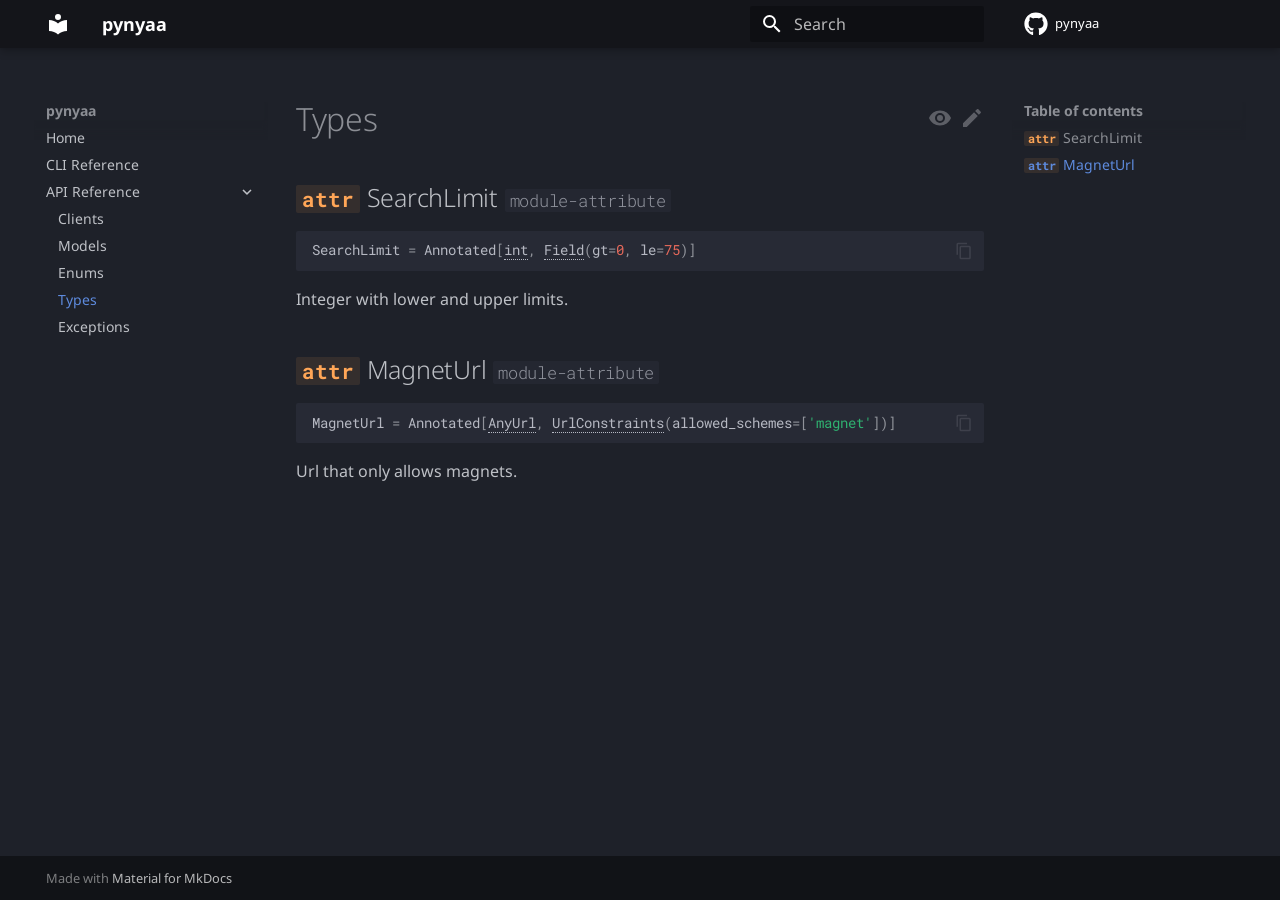
<file: api-reference/types/index.html>
<!doctype html>
<html lang="en" class="no-js">
  <head>
    
      <meta charset="utf-8">
      <meta name="viewport" content="width=device-width,initial-scale=1">
      
        <meta name="description" content="Turn nyaa.si torrent pages into neat Python objects">
      
      
        <meta name="author" content="Ravencentric">
      
      
      
        <link rel="prev" href="../enums/">
      
      
        <link rel="next" href="../exceptions/">
      
      
      <link rel="icon" href="../../assets/images/favicon.png">
      <meta name="generator" content="mkdocs-1.6.0, mkdocs-material-9.5.29">
    
    
      
        <title>Types - pynyaa</title>
      
    
    
      <link rel="stylesheet" href="../../assets/stylesheets/main.76a95c52.min.css">
      
        
        <link rel="stylesheet" href="../../assets/stylesheets/palette.06af60db.min.css">
      
      


    
    
      
    
    
      
        
        
        <link rel="preconnect" href="https://fonts.gstatic.com" crossorigin>
        <link rel="stylesheet" href="https://fonts.googleapis.com/css?family=Noto+Sans:300,300i,400,400i,700,700i%7CRoboto+Mono:400,400i,700,700i&display=fallback">
        <style>:root{--md-text-font:"Noto Sans";--md-code-font:"Roboto Mono"}</style>
      
    
    
      <link rel="stylesheet" href="../../assets/_mkdocstrings.css">
    
    <script>__md_scope=new URL("../..",location),__md_hash=e=>[...e].reduce((e,_)=>(e<<5)-e+_.charCodeAt(0),0),__md_get=(e,_=localStorage,t=__md_scope)=>JSON.parse(_.getItem(t.pathname+"."+e)),__md_set=(e,_,t=localStorage,a=__md_scope)=>{try{t.setItem(a.pathname+"."+e,JSON.stringify(_))}catch(e){}}</script>
    
      

    
    
    
  </head>
  
  
    
    
    
    
    
    <body dir="ltr" data-md-color-scheme="slate" data-md-color-primary="black" data-md-color-accent="light-blue">
  
    
    <input class="md-toggle" data-md-toggle="drawer" type="checkbox" id="__drawer" autocomplete="off">
    <input class="md-toggle" data-md-toggle="search" type="checkbox" id="__search" autocomplete="off">
    <label class="md-overlay" for="__drawer"></label>
    <div data-md-component="skip">
      
        
        <a href="#pynyaa._types.SearchLimit" class="md-skip">
          Skip to content
        </a>
      
    </div>
    <div data-md-component="announce">
      
    </div>
    
    
      

  

<header class="md-header md-header--shadow" data-md-component="header">
  <nav class="md-header__inner md-grid" aria-label="Header">
    <a href="../.." title="pynyaa" class="md-header__button md-logo" aria-label="pynyaa" data-md-component="logo">
      
  
  <svg xmlns="http://www.w3.org/2000/svg" viewBox="0 0 24 24"><path d="M12 8a3 3 0 0 0 3-3 3 3 0 0 0-3-3 3 3 0 0 0-3 3 3 3 0 0 0 3 3m0 3.54C9.64 9.35 6.5 8 3 8v11c3.5 0 6.64 1.35 9 3.54 2.36-2.19 5.5-3.54 9-3.54V8c-3.5 0-6.64 1.35-9 3.54Z"/></svg>

    </a>
    <label class="md-header__button md-icon" for="__drawer">
      
      <svg xmlns="http://www.w3.org/2000/svg" viewBox="0 0 24 24"><path d="M3 6h18v2H3V6m0 5h18v2H3v-2m0 5h18v2H3v-2Z"/></svg>
    </label>
    <div class="md-header__title" data-md-component="header-title">
      <div class="md-header__ellipsis">
        <div class="md-header__topic">
          <span class="md-ellipsis">
            pynyaa
          </span>
        </div>
        <div class="md-header__topic" data-md-component="header-topic">
          <span class="md-ellipsis">
            
              Types
            
          </span>
        </div>
      </div>
    </div>
    
      
    
    
    
    
      <label class="md-header__button md-icon" for="__search">
        
        <svg xmlns="http://www.w3.org/2000/svg" viewBox="0 0 24 24"><path d="M9.5 3A6.5 6.5 0 0 1 16 9.5c0 1.61-.59 3.09-1.56 4.23l.27.27h.79l5 5-1.5 1.5-5-5v-.79l-.27-.27A6.516 6.516 0 0 1 9.5 16 6.5 6.5 0 0 1 3 9.5 6.5 6.5 0 0 1 9.5 3m0 2C7 5 5 7 5 9.5S7 14 9.5 14 14 12 14 9.5 12 5 9.5 5Z"/></svg>
      </label>
      <div class="md-search" data-md-component="search" role="dialog">
  <label class="md-search__overlay" for="__search"></label>
  <div class="md-search__inner" role="search">
    <form class="md-search__form" name="search">
      <input type="text" class="md-search__input" name="query" aria-label="Search" placeholder="Search" autocapitalize="off" autocorrect="off" autocomplete="off" spellcheck="false" data-md-component="search-query" required>
      <label class="md-search__icon md-icon" for="__search">
        
        <svg xmlns="http://www.w3.org/2000/svg" viewBox="0 0 24 24"><path d="M9.5 3A6.5 6.5 0 0 1 16 9.5c0 1.61-.59 3.09-1.56 4.23l.27.27h.79l5 5-1.5 1.5-5-5v-.79l-.27-.27A6.516 6.516 0 0 1 9.5 16 6.5 6.5 0 0 1 3 9.5 6.5 6.5 0 0 1 9.5 3m0 2C7 5 5 7 5 9.5S7 14 9.5 14 14 12 14 9.5 12 5 9.5 5Z"/></svg>
        
        <svg xmlns="http://www.w3.org/2000/svg" viewBox="0 0 24 24"><path d="M20 11v2H8l5.5 5.5-1.42 1.42L4.16 12l7.92-7.92L13.5 5.5 8 11h12Z"/></svg>
      </label>
      <nav class="md-search__options" aria-label="Search">
        
        <button type="reset" class="md-search__icon md-icon" title="Clear" aria-label="Clear" tabindex="-1">
          
          <svg xmlns="http://www.w3.org/2000/svg" viewBox="0 0 24 24"><path d="M19 6.41 17.59 5 12 10.59 6.41 5 5 6.41 10.59 12 5 17.59 6.41 19 12 13.41 17.59 19 19 17.59 13.41 12 19 6.41Z"/></svg>
        </button>
      </nav>
      
        <div class="md-search__suggest" data-md-component="search-suggest"></div>
      
    </form>
    <div class="md-search__output">
      <div class="md-search__scrollwrap" tabindex="0" data-md-scrollfix>
        <div class="md-search-result" data-md-component="search-result">
          <div class="md-search-result__meta">
            Initializing search
          </div>
          <ol class="md-search-result__list" role="presentation"></ol>
        </div>
      </div>
    </div>
  </div>
</div>
    
    
      <div class="md-header__source">
        <a href="https://github.com/Ravencentric/pynyaa" title="Go to repository" class="md-source" data-md-component="source">
  <div class="md-source__icon md-icon">
    
    <svg xmlns="http://www.w3.org/2000/svg" viewBox="0 0 496 512"><!--! Font Awesome Free 6.5.2 by @fontawesome - https://fontawesome.com License - https://fontawesome.com/license/free (Icons: CC BY 4.0, Fonts: SIL OFL 1.1, Code: MIT License) Copyright 2024 Fonticons, Inc.--><path d="M165.9 397.4c0 2-2.3 3.6-5.2 3.6-3.3.3-5.6-1.3-5.6-3.6 0-2 2.3-3.6 5.2-3.6 3-.3 5.6 1.3 5.6 3.6zm-31.1-4.5c-.7 2 1.3 4.3 4.3 4.9 2.6 1 5.6 0 6.2-2s-1.3-4.3-4.3-5.2c-2.6-.7-5.5.3-6.2 2.3zm44.2-1.7c-2.9.7-4.9 2.6-4.6 4.9.3 2 2.9 3.3 5.9 2.6 2.9-.7 4.9-2.6 4.6-4.6-.3-1.9-3-3.2-5.9-2.9zM244.8 8C106.1 8 0 113.3 0 252c0 110.9 69.8 205.8 169.5 239.2 12.8 2.3 17.3-5.6 17.3-12.1 0-6.2-.3-40.4-.3-61.4 0 0-70 15-84.7-29.8 0 0-11.4-29.1-27.8-36.6 0 0-22.9-15.7 1.6-15.4 0 0 24.9 2 38.6 25.8 21.9 38.6 58.6 27.5 72.9 20.9 2.3-16 8.8-27.1 16-33.7-55.9-6.2-112.3-14.3-112.3-110.5 0-27.5 7.6-41.3 23.6-58.9-2.6-6.5-11.1-33.3 2.6-67.9 20.9-6.5 69 27 69 27 20-5.6 41.5-8.5 62.8-8.5s42.8 2.9 62.8 8.5c0 0 48.1-33.6 69-27 13.7 34.7 5.2 61.4 2.6 67.9 16 17.7 25.8 31.5 25.8 58.9 0 96.5-58.9 104.2-114.8 110.5 9.2 7.9 17 22.9 17 46.4 0 33.7-.3 75.4-.3 83.6 0 6.5 4.6 14.4 17.3 12.1C428.2 457.8 496 362.9 496 252 496 113.3 383.5 8 244.8 8zM97.2 352.9c-1.3 1-1 3.3.7 5.2 1.6 1.6 3.9 2.3 5.2 1 1.3-1 1-3.3-.7-5.2-1.6-1.6-3.9-2.3-5.2-1zm-10.8-8.1c-.7 1.3.3 2.9 2.3 3.9 1.6 1 3.6.7 4.3-.7.7-1.3-.3-2.9-2.3-3.9-2-.6-3.6-.3-4.3.7zm32.4 35.6c-1.6 1.3-1 4.3 1.3 6.2 2.3 2.3 5.2 2.6 6.5 1 1.3-1.3.7-4.3-1.3-6.2-2.2-2.3-5.2-2.6-6.5-1zm-11.4-14.7c-1.6 1-1.6 3.6 0 5.9 1.6 2.3 4.3 3.3 5.6 2.3 1.6-1.3 1.6-3.9 0-6.2-1.4-2.3-4-3.3-5.6-2z"/></svg>
  </div>
  <div class="md-source__repository">
    pynyaa
  </div>
</a>
      </div>
    
  </nav>
  
</header>
    
    <div class="md-container" data-md-component="container">
      
      
        
          
        
      
      <main class="md-main" data-md-component="main">
        <div class="md-main__inner md-grid">
          
            
              
              <div class="md-sidebar md-sidebar--primary" data-md-component="sidebar" data-md-type="navigation" >
                <div class="md-sidebar__scrollwrap">
                  <div class="md-sidebar__inner">
                    



<nav class="md-nav md-nav--primary" aria-label="Navigation" data-md-level="0">
  <label class="md-nav__title" for="__drawer">
    <a href="../.." title="pynyaa" class="md-nav__button md-logo" aria-label="pynyaa" data-md-component="logo">
      
  
  <svg xmlns="http://www.w3.org/2000/svg" viewBox="0 0 24 24"><path d="M12 8a3 3 0 0 0 3-3 3 3 0 0 0-3-3 3 3 0 0 0-3 3 3 3 0 0 0 3 3m0 3.54C9.64 9.35 6.5 8 3 8v11c3.5 0 6.64 1.35 9 3.54 2.36-2.19 5.5-3.54 9-3.54V8c-3.5 0-6.64 1.35-9 3.54Z"/></svg>

    </a>
    pynyaa
  </label>
  
    <div class="md-nav__source">
      <a href="https://github.com/Ravencentric/pynyaa" title="Go to repository" class="md-source" data-md-component="source">
  <div class="md-source__icon md-icon">
    
    <svg xmlns="http://www.w3.org/2000/svg" viewBox="0 0 496 512"><!--! Font Awesome Free 6.5.2 by @fontawesome - https://fontawesome.com License - https://fontawesome.com/license/free (Icons: CC BY 4.0, Fonts: SIL OFL 1.1, Code: MIT License) Copyright 2024 Fonticons, Inc.--><path d="M165.9 397.4c0 2-2.3 3.6-5.2 3.6-3.3.3-5.6-1.3-5.6-3.6 0-2 2.3-3.6 5.2-3.6 3-.3 5.6 1.3 5.6 3.6zm-31.1-4.5c-.7 2 1.3 4.3 4.3 4.9 2.6 1 5.6 0 6.2-2s-1.3-4.3-4.3-5.2c-2.6-.7-5.5.3-6.2 2.3zm44.2-1.7c-2.9.7-4.9 2.6-4.6 4.9.3 2 2.9 3.3 5.9 2.6 2.9-.7 4.9-2.6 4.6-4.6-.3-1.9-3-3.2-5.9-2.9zM244.8 8C106.1 8 0 113.3 0 252c0 110.9 69.8 205.8 169.5 239.2 12.8 2.3 17.3-5.6 17.3-12.1 0-6.2-.3-40.4-.3-61.4 0 0-70 15-84.7-29.8 0 0-11.4-29.1-27.8-36.6 0 0-22.9-15.7 1.6-15.4 0 0 24.9 2 38.6 25.8 21.9 38.6 58.6 27.5 72.9 20.9 2.3-16 8.8-27.1 16-33.7-55.9-6.2-112.3-14.3-112.3-110.5 0-27.5 7.6-41.3 23.6-58.9-2.6-6.5-11.1-33.3 2.6-67.9 20.9-6.5 69 27 69 27 20-5.6 41.5-8.5 62.8-8.5s42.8 2.9 62.8 8.5c0 0 48.1-33.6 69-27 13.7 34.7 5.2 61.4 2.6 67.9 16 17.7 25.8 31.5 25.8 58.9 0 96.5-58.9 104.2-114.8 110.5 9.2 7.9 17 22.9 17 46.4 0 33.7-.3 75.4-.3 83.6 0 6.5 4.6 14.4 17.3 12.1C428.2 457.8 496 362.9 496 252 496 113.3 383.5 8 244.8 8zM97.2 352.9c-1.3 1-1 3.3.7 5.2 1.6 1.6 3.9 2.3 5.2 1 1.3-1 1-3.3-.7-5.2-1.6-1.6-3.9-2.3-5.2-1zm-10.8-8.1c-.7 1.3.3 2.9 2.3 3.9 1.6 1 3.6.7 4.3-.7.7-1.3-.3-2.9-2.3-3.9-2-.6-3.6-.3-4.3.7zm32.4 35.6c-1.6 1.3-1 4.3 1.3 6.2 2.3 2.3 5.2 2.6 6.5 1 1.3-1.3.7-4.3-1.3-6.2-2.2-2.3-5.2-2.6-6.5-1zm-11.4-14.7c-1.6 1-1.6 3.6 0 5.9 1.6 2.3 4.3 3.3 5.6 2.3 1.6-1.3 1.6-3.9 0-6.2-1.4-2.3-4-3.3-5.6-2z"/></svg>
  </div>
  <div class="md-source__repository">
    pynyaa
  </div>
</a>
    </div>
  
  <ul class="md-nav__list" data-md-scrollfix>
    
      
      
  
  
  
  
    <li class="md-nav__item">
      <a href="../.." class="md-nav__link">
        
  
  <span class="md-ellipsis">
    Home
  </span>
  

      </a>
    </li>
  

    
      
      
  
  
  
  
    <li class="md-nav__item">
      <a href="../../cli-reference/" class="md-nav__link">
        
  
  <span class="md-ellipsis">
    CLI Reference
  </span>
  

      </a>
    </li>
  

    
      
      
  
  
    
  
  
  
    
    
    
    
    <li class="md-nav__item md-nav__item--active md-nav__item--nested">
      
        
        
        <input class="md-nav__toggle md-toggle " type="checkbox" id="__nav_3" checked>
        
          
          <label class="md-nav__link" for="__nav_3" id="__nav_3_label" tabindex="0">
            
  
  <span class="md-ellipsis">
    API Reference
  </span>
  

            <span class="md-nav__icon md-icon"></span>
          </label>
        
        <nav class="md-nav" data-md-level="1" aria-labelledby="__nav_3_label" aria-expanded="true">
          <label class="md-nav__title" for="__nav_3">
            <span class="md-nav__icon md-icon"></span>
            API Reference
          </label>
          <ul class="md-nav__list" data-md-scrollfix>
            
              
                
  
  
  
  
    <li class="md-nav__item">
      <a href="../clients/" class="md-nav__link">
        
  
  <span class="md-ellipsis">
    Clients
  </span>
  

      </a>
    </li>
  

              
            
              
                
  
  
  
  
    <li class="md-nav__item">
      <a href="../models/" class="md-nav__link">
        
  
  <span class="md-ellipsis">
    Models
  </span>
  

      </a>
    </li>
  

              
            
              
                
  
  
  
  
    <li class="md-nav__item">
      <a href="../enums/" class="md-nav__link">
        
  
  <span class="md-ellipsis">
    Enums
  </span>
  

      </a>
    </li>
  

              
            
              
                
  
  
    
  
  
  
    <li class="md-nav__item md-nav__item--active">
      
      <input class="md-nav__toggle md-toggle" type="checkbox" id="__toc">
      
      
      
        <label class="md-nav__link md-nav__link--active" for="__toc">
          
  
  <span class="md-ellipsis">
    Types
  </span>
  

          <span class="md-nav__icon md-icon"></span>
        </label>
      
      <a href="./" class="md-nav__link md-nav__link--active">
        
  
  <span class="md-ellipsis">
    Types
  </span>
  

      </a>
      
        

<nav class="md-nav md-nav--secondary" aria-label="Table of contents">
  
  
  
  
    <label class="md-nav__title" for="__toc">
      <span class="md-nav__icon md-icon"></span>
      Table of contents
    </label>
    <ul class="md-nav__list" data-md-component="toc" data-md-scrollfix>
      
        <li class="md-nav__item">
  <a href="#pynyaa._types.SearchLimit" class="md-nav__link">
    <span class="md-ellipsis">
      <code class="doc-symbol doc-symbol-toc doc-symbol-attribute"></code>&nbsp;SearchLimit
    </span>
  </a>
  
</li>
      
        <li class="md-nav__item">
  <a href="#pynyaa._types.MagnetUrl" class="md-nav__link">
    <span class="md-ellipsis">
      <code class="doc-symbol doc-symbol-toc doc-symbol-attribute"></code>&nbsp;MagnetUrl
    </span>
  </a>
  
</li>
      
    </ul>
  
</nav>
      
    </li>
  

              
            
              
                
  
  
  
  
    <li class="md-nav__item">
      <a href="../exceptions/" class="md-nav__link">
        
  
  <span class="md-ellipsis">
    Exceptions
  </span>
  

      </a>
    </li>
  

              
            
          </ul>
        </nav>
      
    </li>
  

    
  </ul>
</nav>
                  </div>
                </div>
              </div>
            
            
              
              <div class="md-sidebar md-sidebar--secondary" data-md-component="sidebar" data-md-type="toc" >
                <div class="md-sidebar__scrollwrap">
                  <div class="md-sidebar__inner">
                    

<nav class="md-nav md-nav--secondary" aria-label="Table of contents">
  
  
  
  
    <label class="md-nav__title" for="__toc">
      <span class="md-nav__icon md-icon"></span>
      Table of contents
    </label>
    <ul class="md-nav__list" data-md-component="toc" data-md-scrollfix>
      
        <li class="md-nav__item">
  <a href="#pynyaa._types.SearchLimit" class="md-nav__link">
    <span class="md-ellipsis">
      <code class="doc-symbol doc-symbol-toc doc-symbol-attribute"></code>&nbsp;SearchLimit
    </span>
  </a>
  
</li>
      
        <li class="md-nav__item">
  <a href="#pynyaa._types.MagnetUrl" class="md-nav__link">
    <span class="md-ellipsis">
      <code class="doc-symbol doc-symbol-toc doc-symbol-attribute"></code>&nbsp;MagnetUrl
    </span>
  </a>
  
</li>
      
    </ul>
  
</nav>
                  </div>
                </div>
              </div>
            
          
          
            <div class="md-content" data-md-component="content">
              <article class="md-content__inner md-typeset">
                
                  

  
    <a href="https://github.com/Ravencentric/pynyaa/edit/main/docs/api-reference/types.md" title="Edit this page" class="md-content__button md-icon">
      
      <svg xmlns="http://www.w3.org/2000/svg" viewBox="0 0 24 24"><path d="M20.71 7.04c.39-.39.39-1.04 0-1.41l-2.34-2.34c-.37-.39-1.02-.39-1.41 0l-1.84 1.83 3.75 3.75M3 17.25V21h3.75L17.81 9.93l-3.75-3.75L3 17.25Z"/></svg>
    </a>
  
  
    
      
    
    <a href="https://github.com/Ravencentric/pynyaa/raw/main/docs/api-reference/types.md" title="View source of this page" class="md-content__button md-icon">
      
      <svg xmlns="http://www.w3.org/2000/svg" viewBox="0 0 24 24"><path d="M12 9a3 3 0 0 0-3 3 3 3 0 0 0 3 3 3 3 0 0 0 3-3 3 3 0 0 0-3-3m0 8a5 5 0 0 1-5-5 5 5 0 0 1 5-5 5 5 0 0 1 5 5 5 5 0 0 1-5 5m0-12.5C7 4.5 2.73 7.61 1 12c1.73 4.39 6 7.5 11 7.5s9.27-3.11 11-7.5c-1.73-4.39-6-7.5-11-7.5Z"/></svg>
    </a>
  


  <h1>Types</h1>

<div class="doc doc-object doc-attribute">



<h2 id="pynyaa._types.SearchLimit" class="doc doc-heading">
<code class="doc-symbol doc-symbol-heading doc-symbol-attribute"></code>            <span class="doc doc-object-name doc-attribute-name">SearchLimit</span>


  <span class="doc doc-labels">
      <small class="doc doc-label doc-label-module-attribute"><code>module-attribute</code></small>
  </span>

</h2>
<div class="language-python doc-signature highlight"><pre><span></span><code><span id="__span-0-1"><a id="__codelineno-0-1" name="__codelineno-0-1" href="#__codelineno-0-1"></a><span class="n">SearchLimit</span> <span class="o">=</span> <span class="n"><span title="typing_extensions.Annotated">Annotated</span></span><span class="p">[</span><span class="n"><a class="autorefs autorefs-external" href="https://docs.python.org/3/library/functions.html#int">int</a></span><span class="p">,</span> <span class="n"><a class="autorefs autorefs-external" title="pydantic.Field" href="https://docs.pydantic.dev/latest/api/fields/#pydantic.fields.Field">Field</a></span><span class="p">(</span><span class="n">gt</span><span class="o">=</span><span class="mi">0</span><span class="p">,</span> <span class="n">le</span><span class="o">=</span><span class="mi">75</span><span class="p">)]</span>
</span></code></pre></div>

    <div class="doc doc-contents first">

      <p>Integer with lower and upper limits.</p>
    </div>

</div>

<div class="doc doc-object doc-attribute">



<h2 id="pynyaa._types.MagnetUrl" class="doc doc-heading">
<code class="doc-symbol doc-symbol-heading doc-symbol-attribute"></code>            <span class="doc doc-object-name doc-attribute-name">MagnetUrl</span>


  <span class="doc doc-labels">
      <small class="doc doc-label doc-label-module-attribute"><code>module-attribute</code></small>
  </span>

</h2>
<div class="language-python doc-signature highlight"><pre><span></span><code><span id="__span-0-1"><a id="__codelineno-0-1" name="__codelineno-0-1" href="#__codelineno-0-1"></a><span class="n">MagnetUrl</span> <span class="o">=</span> <span class="n"><span title="typing_extensions.Annotated">Annotated</span></span><span class="p">[</span><span class="n"><a class="autorefs autorefs-external" title="pydantic.AnyUrl" href="https://docs.pydantic.dev/latest/api/networks/#pydantic.networks.AnyUrl">AnyUrl</a></span><span class="p">,</span> <span class="n"><a class="autorefs autorefs-external" title="pydantic.UrlConstraints" href="https://docs.pydantic.dev/latest/api/networks/#pydantic.networks.UrlConstraints">UrlConstraints</a></span><span class="p">(</span><span class="n">allowed_schemes</span><span class="o">=</span><span class="p">[</span><span class="s1">&#39;magnet&#39;</span><span class="p">])]</span>
</span></code></pre></div>

    <div class="doc doc-contents first">

      <p>Url that only allows magnets.</p>
    </div>

</div>












                
              </article>
            </div>
          
          
<script>var target=document.getElementById(location.hash.slice(1));target&&target.name&&(target.checked=target.name.startsWith("__tabbed_"))</script>
        </div>
        
          <button type="button" class="md-top md-icon" data-md-component="top" hidden>
  
  <svg xmlns="http://www.w3.org/2000/svg" viewBox="0 0 24 24"><path d="M13 20h-2V8l-5.5 5.5-1.42-1.42L12 4.16l7.92 7.92-1.42 1.42L13 8v12Z"/></svg>
  Back to top
</button>
        
      </main>
      
        <footer class="md-footer">
  
  <div class="md-footer-meta md-typeset">
    <div class="md-footer-meta__inner md-grid">
      <div class="md-copyright">
  
  
    Made with
    <a href="https://squidfunk.github.io/mkdocs-material/" target="_blank" rel="noopener">
      Material for MkDocs
    </a>
  
</div>
      
    </div>
  </div>
</footer>
      
    </div>
    <div class="md-dialog" data-md-component="dialog">
      <div class="md-dialog__inner md-typeset"></div>
    </div>
    
    
    <script id="__config" type="application/json">{"base": "../..", "features": ["navigation.instant", "navigation.tracking", "toc.follow", "navigation.top", "search.suggest", "search.highlight", "content.action.edit", "content.action.view", "content.code.copy", "content.code.annotate"], "search": "../../assets/javascripts/workers/search.b8dbb3d2.min.js", "translations": {"clipboard.copied": "Copied to clipboard", "clipboard.copy": "Copy to clipboard", "search.result.more.one": "1 more on this page", "search.result.more.other": "# more on this page", "search.result.none": "No matching documents", "search.result.one": "1 matching document", "search.result.other": "# matching documents", "search.result.placeholder": "Type to start searching", "search.result.term.missing": "Missing", "select.version": "Select version"}}</script>
    
    
      <script src="../../assets/javascripts/bundle.fe8b6f2b.min.js"></script>
      
    
  </body>
</html>
</file>
<file: assets/_mkdocstrings.css>
/* Avoid breaking parameter names, etc. in table cells. */
.doc-contents td code {
  word-break: normal !important;
}

/* No line break before first paragraph of descriptions. */
.doc-md-description,
.doc-md-description>p:first-child {
  display: inline;
}

/* Max width for docstring sections tables. */
.doc .md-typeset__table,
.doc .md-typeset__table table {
  display: table !important;
  width: 100%;
}

.doc .md-typeset__table tr {
  display: table-row;
}

/* Defaults in Spacy table style. */
.doc-param-default {
  float: right;
}

/* Backward-compatibility: docstring section titles in bold. */
.doc-section-title {
  font-weight: bold;
}

/* Symbols in Navigation and ToC. */
:root,
[data-md-color-scheme="default"] {
  --doc-symbol-attribute-fg-color: #953800;
  --doc-symbol-function-fg-color: #8250df;
  --doc-symbol-method-fg-color: #8250df;
  --doc-symbol-class-fg-color: #0550ae;
  --doc-symbol-module-fg-color: #5cad0f;

  --doc-symbol-attribute-bg-color: #9538001a;
  --doc-symbol-function-bg-color: #8250df1a;
  --doc-symbol-method-bg-color: #8250df1a;
  --doc-symbol-class-bg-color: #0550ae1a;
  --doc-symbol-module-bg-color: #5cad0f1a;
}

[data-md-color-scheme="slate"] {
  --doc-symbol-attribute-fg-color: #ffa657;
  --doc-symbol-function-fg-color: #d2a8ff;
  --doc-symbol-method-fg-color: #d2a8ff;
  --doc-symbol-class-fg-color: #79c0ff;
  --doc-symbol-module-fg-color: #baff79;

  --doc-symbol-attribute-bg-color: #ffa6571a;
  --doc-symbol-function-bg-color: #d2a8ff1a;
  --doc-symbol-method-bg-color: #d2a8ff1a;
  --doc-symbol-class-bg-color: #79c0ff1a;
  --doc-symbol-module-bg-color: #baff791a;
}

code.doc-symbol {
  border-radius: .1rem;
  font-size: .85em;
  padding: 0 .3em;
  font-weight: bold;
}

code.doc-symbol-attribute {
  color: var(--doc-symbol-attribute-fg-color);
  background-color: var(--doc-symbol-attribute-bg-color);
}

code.doc-symbol-attribute::after {
  content: "attr";
}

code.doc-symbol-function {
  color: var(--doc-symbol-function-fg-color);
  background-color: var(--doc-symbol-function-bg-color);
}

code.doc-symbol-function::after {
  content: "func";
}

code.doc-symbol-method {
  color: var(--doc-symbol-method-fg-color);
  background-color: var(--doc-symbol-method-bg-color);
}

code.doc-symbol-method::after {
  content: "meth";
}

code.doc-symbol-class {
  color: var(--doc-symbol-class-fg-color);
  background-color: var(--doc-symbol-class-bg-color);
}

code.doc-symbol-class::after {
  content: "class";
}

code.doc-symbol-module {
  color: var(--doc-symbol-module-fg-color);
  background-color: var(--doc-symbol-module-bg-color);
}

code.doc-symbol-module::after {
  content: "mod";
}

.doc-signature .autorefs {
  color: inherit;
  border-bottom: 1px dotted currentcolor;
}
</file>
<file: assets/stylesheets/main.06209087.min.css>
@charset "UTF-8";html{-webkit-text-size-adjust:none;-moz-text-size-adjust:none;text-size-adjust:none;box-sizing:border-box}*,:after,:before{box-sizing:inherit}@media (prefers-reduced-motion){*,:after,:before{transition:none!important}}body{margin:0}a,button,input,label{-webkit-tap-highlight-color:transparent}a{color:inherit;text-decoration:none}hr{border:0;box-sizing:initial;display:block;height:.05rem;overflow:visible;padding:0}small{font-size:80%}sub,sup{line-height:1em}img{border-style:none}table{border-collapse:initial;border-spacing:0}td,th{font-weight:400;vertical-align:top}button{background:#0000;border:0;font-family:inherit;font-size:inherit;margin:0;padding:0}input{border:0;outline:none}:root{--md-primary-fg-color:#4051b5;--md-primary-fg-color--light:#5d6cc0;--md-primary-fg-color--dark:#303fa1;--md-primary-bg-color:#fff;--md-primary-bg-color--light:#ffffffb3;--md-accent-fg-color:#526cfe;--md-accent-fg-color--transparent:#526cfe1a;--md-accent-bg-color:#fff;--md-accent-bg-color--light:#ffffffb3}[data-md-color-scheme=default]{color-scheme:light}[data-md-color-scheme=default] img[src$="#gh-dark-mode-only"],[data-md-color-scheme=default] img[src$="#only-dark"]{display:none}:root,[data-md-color-scheme=default]{--md-hue:225deg;--md-default-fg-color:#000000de;--md-default-fg-color--light:#0000008a;--md-default-fg-color--lighter:#00000052;--md-default-fg-color--lightest:#00000012;--md-default-bg-color:#fff;--md-default-bg-color--light:#ffffffb3;--md-default-bg-color--lighter:#ffffff4d;--md-default-bg-color--lightest:#ffffff1f;--md-code-fg-color:#36464e;--md-code-bg-color:#f5f5f5;--md-code-hl-color:#4287ff;--md-code-hl-color--light:#4287ff1a;--md-code-hl-number-color:#d52a2a;--md-code-hl-special-color:#db1457;--md-code-hl-function-color:#a846b9;--md-code-hl-constant-color:#6e59d9;--md-code-hl-keyword-color:#3f6ec6;--md-code-hl-string-color:#1c7d4d;--md-code-hl-name-color:var(--md-code-fg-color);--md-code-hl-operator-color:var(--md-default-fg-color--light);--md-code-hl-punctuation-color:var(--md-default-fg-color--light);--md-code-hl-comment-color:var(--md-default-fg-color--light);--md-code-hl-generic-color:var(--md-default-fg-color--light);--md-code-hl-variable-color:var(--md-default-fg-color--light);--md-typeset-color:var(--md-default-fg-color);--md-typeset-a-color:var(--md-primary-fg-color);--md-typeset-del-color:#f5503d26;--md-typeset-ins-color:#0bd57026;--md-typeset-kbd-color:#fafafa;--md-typeset-kbd-accent-color:#fff;--md-typeset-kbd-border-color:#b8b8b8;--md-typeset-mark-color:#ffff0080;--md-typeset-table-color:#0000001f;--md-typeset-table-color--light:rgba(0,0,0,.035);--md-admonition-fg-color:var(--md-default-fg-color);--md-admonition-bg-color:var(--md-default-bg-color);--md-warning-fg-color:#000000de;--md-warning-bg-color:#ff9;--md-footer-fg-color:#fff;--md-footer-fg-color--light:#ffffffb3;--md-footer-fg-color--lighter:#ffffff73;--md-footer-bg-color:#000000de;--md-footer-bg-color--dark:#00000052;--md-shadow-z1:0 0.2rem 0.5rem #0000000d,0 0 0.05rem #0000001a;--md-shadow-z2:0 0.2rem 0.5rem #0000001a,0 0 0.05rem #00000040;--md-shadow-z3:0 0.2rem 0.5rem #0003,0 0 0.05rem #00000059}.md-icon svg{fill:currentcolor;display:block;height:1.2rem;width:1.2rem}body{-webkit-font-smoothing:antialiased;-moz-osx-font-smoothing:grayscale;--md-text-font-family:var(--md-text-font,_),-apple-system,BlinkMacSystemFont,Helvetica,Arial,sans-serif;--md-code-font-family:var(--md-code-font,_),SFMono-Regular,Consolas,Menlo,monospace}aside,body,input{font-feature-settings:"kern","liga";color:var(--md-typeset-color);font-family:var(--md-text-font-family)}code,kbd,pre{font-feature-settings:"kern";font-family:var(--md-code-font-family)}:root{--md-typeset-table-sort-icon:url('data:image/svg+xml;charset=utf-8,<svg xmlns="http://www.w3.org/2000/svg" viewBox="0 0 24 24"><path d="m18 21-4-4h3V7h-3l4-4 4 4h-3v10h3M2 19v-2h10v2M2 13v-2h7v2M2 7V5h4v2z"/></svg>');--md-typeset-table-sort-icon--asc:url('data:image/svg+xml;charset=utf-8,<svg xmlns="http://www.w3.org/2000/svg" viewBox="0 0 24 24"><path d="M19 17h3l-4 4-4-4h3V3h2M2 17h10v2H2M6 5v2H2V5m0 6h7v2H2z"/></svg>');--md-typeset-table-sort-icon--desc:url('data:image/svg+xml;charset=utf-8,<svg xmlns="http://www.w3.org/2000/svg" viewBox="0 0 24 24"><path d="M19 7h3l-4-4-4 4h3v14h2M2 17h10v2H2M6 5v2H2V5m0 6h7v2H2z"/></svg>')}.md-typeset{-webkit-print-color-adjust:exact;color-adjust:exact;font-size:.8rem;line-height:1.6}@media print{.md-typeset{font-size:.68rem}}.md-typeset blockquote,.md-typeset dl,.md-typeset figure,.md-typeset ol,.md-typeset pre,.md-typeset ul{margin-bottom:1em;margin-top:1em}.md-typeset h1{color:var(--md-default-fg-color--light);font-size:2em;line-height:1.3;margin:0 0 1.25em}.md-typeset h1,.md-typeset h2{font-weight:300;letter-spacing:-.01em}.md-typeset h2{font-size:1.5625em;line-height:1.4;margin:1.6em 0 .64em}.md-typeset h3{font-size:1.25em;font-weight:400;letter-spacing:-.01em;line-height:1.5;margin:1.6em 0 .8em}.md-typeset h2+h3{margin-top:.8em}.md-typeset h4{font-weight:700;letter-spacing:-.01em;margin:1em 0}.md-typeset h5,.md-typeset h6{color:var(--md-default-fg-color--light);font-size:.8em;font-weight:700;letter-spacing:-.01em;margin:1.25em 0}.md-typeset h5{text-transform:uppercase}.md-typeset hr{border-bottom:.05rem solid var(--md-default-fg-color--lightest);display:flow-root;margin:1.5em 0}.md-typeset a{color:var(--md-typeset-a-color);word-break:break-word}.md-typeset a,.md-typeset a:before{transition:color 125ms}.md-typeset a:focus,.md-typeset a:hover{color:var(--md-accent-fg-color)}.md-typeset a:focus code,.md-typeset a:hover code{background-color:var(--md-accent-fg-color--transparent)}.md-typeset a code{color:currentcolor;transition:background-color 125ms}.md-typeset a.focus-visible{outline-color:var(--md-accent-fg-color);outline-offset:.2rem}.md-typeset code,.md-typeset kbd,.md-typeset pre{color:var(--md-code-fg-color);direction:ltr;font-variant-ligatures:none}@media print{.md-typeset code,.md-typeset kbd,.md-typeset pre{white-space:pre-wrap}}.md-typeset code{background-color:var(--md-code-bg-color);border-radius:.1rem;-webkit-box-decoration-break:clone;box-decoration-break:clone;font-size:.85em;padding:0 .2941176471em;word-break:break-word}.md-typeset code:not(.focus-visible){-webkit-tap-highlight-color:transparent;outline:none}.md-typeset pre{display:flow-root;line-height:1.4;position:relative}.md-typeset pre>code{-webkit-box-decoration-break:slice;box-decoration-break:slice;box-shadow:none;display:block;margin:0;outline-color:var(--md-accent-fg-color);overflow:auto;padding:.7720588235em 1.1764705882em;scrollbar-color:var(--md-default-fg-color--lighter) #0000;scrollbar-width:thin;touch-action:auto;word-break:normal}.md-typeset pre>code:hover{scrollbar-color:var(--md-accent-fg-color) #0000}.md-typeset pre>code::-webkit-scrollbar{height:.2rem;width:.2rem}.md-typeset pre>code::-webkit-scrollbar-thumb{background-color:var(--md-default-fg-color--lighter)}.md-typeset pre>code::-webkit-scrollbar-thumb:hover{background-color:var(--md-accent-fg-color)}.md-typeset kbd{background-color:var(--md-typeset-kbd-color);border-radius:.1rem;box-shadow:0 .1rem 0 .05rem var(--md-typeset-kbd-border-color),0 .1rem 0 var(--md-typeset-kbd-border-color),0 -.1rem .2rem var(--md-typeset-kbd-accent-color) inset;color:var(--md-default-fg-color);display:inline-block;font-size:.75em;padding:0 .6666666667em;vertical-align:text-top;word-break:break-word}.md-typeset mark{background-color:var(--md-typeset-mark-color);-webkit-box-decoration-break:clone;box-decoration-break:clone;color:inherit;word-break:break-word}.md-typeset abbr{border-bottom:.05rem dotted var(--md-default-fg-color--light);cursor:help;text-decoration:none}.md-typeset small{opacity:.75}[dir=ltr] .md-typeset sub,[dir=ltr] .md-typeset sup{margin-left:.078125em}[dir=rtl] .md-typeset sub,[dir=rtl] .md-typeset sup{margin-right:.078125em}[dir=ltr] .md-typeset blockquote{padding-left:.6rem}[dir=rtl] .md-typeset blockquote{padding-right:.6rem}[dir=ltr] .md-typeset blockquote{border-left:.2rem solid var(--md-default-fg-color--lighter)}[dir=rtl] .md-typeset blockquote{border-right:.2rem solid var(--md-default-fg-color--lighter)}.md-typeset blockquote{color:var(--md-default-fg-color--light);margin-left:0;margin-right:0}.md-typeset ul{list-style-type:disc}.md-typeset ul[type]{list-style-type:revert}[dir=ltr] .md-typeset ol,[dir=ltr] .md-typeset ul{margin-left:.625em}[dir=rtl] .md-typeset ol,[dir=rtl] .md-typeset ul{margin-right:.625em}.md-typeset ol,.md-typeset ul{padding:0}.md-typeset ol:not([hidden]),.md-typeset ul:not([hidden]){display:flow-root}.md-typeset ol ol,.md-typeset ul ol{list-style-type:lower-alpha}.md-typeset ol ol ol,.md-typeset ul ol ol{list-style-type:lower-roman}.md-typeset ol[type],.md-typeset ul[type]{list-style-type:revert}[dir=ltr] .md-typeset ol li,[dir=ltr] .md-typeset ul li{margin-left:1.25em}[dir=rtl] .md-typeset ol li,[dir=rtl] .md-typeset ul li{margin-right:1.25em}.md-typeset ol li,.md-typeset ul li{margin-bottom:.5em}.md-typeset ol li blockquote,.md-typeset ol li p,.md-typeset ul li blockquote,.md-typeset ul li p{margin:.5em 0}.md-typeset ol li:last-child,.md-typeset ul li:last-child{margin-bottom:0}[dir=ltr] .md-typeset ol li ol,[dir=ltr] .md-typeset ol li ul,[dir=ltr] .md-typeset ul li ol,[dir=ltr] .md-typeset ul li ul{margin-left:.625em}[dir=rtl] .md-typeset ol li ol,[dir=rtl] .md-typeset ol li ul,[dir=rtl] .md-typeset ul li ol,[dir=rtl] .md-typeset ul li ul{margin-right:.625em}.md-typeset ol li ol,.md-typeset ol li ul,.md-typeset ul li ol,.md-typeset ul li ul{margin-bottom:.5em;margin-top:.5em}[dir=ltr] .md-typeset dd{margin-left:1.875em}[dir=rtl] .md-typeset dd{margin-right:1.875em}.md-typeset dd{margin-bottom:1.5em;margin-top:1em}.md-typeset img,.md-typeset svg,.md-typeset video{height:auto;max-width:100%}.md-typeset img[align=left]{margin:1em 1em 1em 0}.md-typeset img[align=right]{margin:1em 0 1em 1em}.md-typeset img[align]:only-child{margin-top:0}.md-typeset figure{display:flow-root;margin:1em auto;max-width:100%;text-align:center;width:-moz-fit-content;width:fit-content}.md-typeset figure img{display:block;margin:0 auto}.md-typeset figcaption{font-style:italic;margin:1em auto;max-width:24rem}.md-typeset iframe{max-width:100%}.md-typeset table:not([class]){background-color:var(--md-default-bg-color);border:.05rem solid var(--md-typeset-table-color);border-radius:.1rem;display:inline-block;font-size:.64rem;max-width:100%;overflow:auto;touch-action:auto}@media print{.md-typeset table:not([class]){display:table}}.md-typeset table:not([class])+*{margin-top:1.5em}.md-typeset table:not([class]) td>:first-child,.md-typeset table:not([class]) th>:first-child{margin-top:0}.md-typeset table:not([class]) td>:last-child,.md-typeset table:not([class]) th>:last-child{margin-bottom:0}.md-typeset table:not([class]) td:not([align]),.md-typeset table:not([class]) th:not([align]){text-align:left}[dir=rtl] .md-typeset table:not([class]) td:not([align]),[dir=rtl] .md-typeset table:not([class]) th:not([align]){text-align:right}.md-typeset table:not([class]) th{font-weight:700;min-width:5rem;padding:.9375em 1.25em;vertical-align:top}.md-typeset table:not([class]) td{border-top:.05rem solid var(--md-typeset-table-color);padding:.9375em 1.25em;vertical-align:top}.md-typeset table:not([class]) tbody tr{transition:background-color 125ms}.md-typeset table:not([class]) tbody tr:hover{background-color:var(--md-typeset-table-color--light);box-shadow:0 .05rem 0 var(--md-default-bg-color) inset}.md-typeset table:not([class]) a{word-break:normal}.md-typeset table th[role=columnheader]{cursor:pointer}[dir=ltr] .md-typeset table th[role=columnheader]:after{margin-left:.5em}[dir=rtl] .md-typeset table th[role=columnheader]:after{margin-right:.5em}.md-typeset table th[role=columnheader]:after{content:"";display:inline-block;height:1.2em;-webkit-mask-image:var(--md-typeset-table-sort-icon);mask-image:var(--md-typeset-table-sort-icon);-webkit-mask-repeat:no-repeat;mask-repeat:no-repeat;-webkit-mask-size:contain;mask-size:contain;transition:background-color 125ms;vertical-align:text-bottom;width:1.2em}.md-typeset table th[role=columnheader]:hover:after{background-color:var(--md-default-fg-color--lighter)}.md-typeset table th[role=columnheader][aria-sort=ascending]:after{background-color:var(--md-default-fg-color--light);-webkit-mask-image:var(--md-typeset-table-sort-icon--asc);mask-image:var(--md-typeset-table-sort-icon--asc)}.md-typeset table th[role=columnheader][aria-sort=descending]:after{background-color:var(--md-default-fg-color--light);-webkit-mask-image:var(--md-typeset-table-sort-icon--desc);mask-image:var(--md-typeset-table-sort-icon--desc)}.md-typeset__scrollwrap{margin:1em -.8rem;overflow-x:auto;touch-action:auto}.md-typeset__table{display:inline-block;margin-bottom:.5em;padding:0 .8rem}@media print{.md-typeset__table{display:block}}html .md-typeset__table table{display:table;margin:0;overflow:hidden;width:100%}@media screen and (max-width:44.984375em){.md-content__inner>pre{margin:1em -.8rem}.md-content__inner>pre code{border-radius:0}}.md-typeset .md-author{border-radius:100%;display:block;flex-shrink:0;height:1.6rem;overflow:hidden;position:relative;transition:color 125ms,transform 125ms;width:1.6rem}.md-typeset .md-author img{display:block}.md-typeset .md-author--more{background:var(--md-default-fg-color--lightest);color:var(--md-default-fg-color--lighter);font-size:.6rem;font-weight:700;line-height:1.6rem;text-align:center}.md-typeset .md-author--long{height:2.4rem;width:2.4rem}.md-typeset a.md-author{transform:scale(1)}.md-typeset a.md-author img{border-radius:100%;filter:grayscale(100%) opacity(75%);transition:filter 125ms}.md-typeset a.md-author:focus,.md-typeset a.md-author:hover{transform:scale(1.1);z-index:1}.md-typeset a.md-author:focus img,.md-typeset a.md-author:hover img{filter:grayscale(0)}.md-banner{background-color:var(--md-footer-bg-color);color:var(--md-footer-fg-color);overflow:auto}@media print{.md-banner{display:none}}.md-banner--warning{background-color:var(--md-warning-bg-color);color:var(--md-warning-fg-color)}.md-banner__inner{font-size:.7rem;margin:.6rem auto;padding:0 .8rem}[dir=ltr] .md-banner__button{float:right}[dir=rtl] .md-banner__button{float:left}.md-banner__button{color:inherit;cursor:pointer;transition:opacity .25s}.no-js .md-banner__button{display:none}.md-banner__button:hover{opacity:.7}html{font-size:125%;height:100%;overflow-x:hidden}@media screen and (min-width:100em){html{font-size:137.5%}}@media screen and (min-width:125em){html{font-size:150%}}body{background-color:var(--md-default-bg-color);display:flex;flex-direction:column;font-size:.5rem;min-height:100%;position:relative;width:100%}@media print{body{display:block}}@media screen and (max-width:59.984375em){body[data-md-scrolllock]{position:fixed}}.md-grid{margin-left:auto;margin-right:auto;max-width:61rem}.md-container{display:flex;flex-direction:column;flex-grow:1}@media print{.md-container{display:block}}.md-main{flex-grow:1}.md-main__inner{display:flex;height:100%;margin-top:1.5rem}.md-ellipsis{overflow:hidden;text-overflow:ellipsis}.md-toggle{display:none}.md-option{height:0;opacity:0;position:absolute;width:0}.md-option:checked+label:not([hidden]){display:block}.md-option.focus-visible+label{outline-color:var(--md-accent-fg-color);outline-style:auto}.md-skip{background-color:var(--md-default-fg-color);border-radius:.1rem;color:var(--md-default-bg-color);font-size:.64rem;margin:.5rem;opacity:0;outline-color:var(--md-accent-fg-color);padding:.3rem .5rem;position:fixed;transform:translateY(.4rem);z-index:-1}.md-skip:focus{opacity:1;transform:translateY(0);transition:transform .25s cubic-bezier(.4,0,.2,1),opacity 175ms 75ms;z-index:10}@page{margin:25mm}:root{--md-clipboard-icon:url('data:image/svg+xml;charset=utf-8,<svg xmlns="http://www.w3.org/2000/svg" viewBox="0 0 24 24"><path d="M19 21H8V7h11m0-2H8a2 2 0 0 0-2 2v14a2 2 0 0 0 2 2h11a2 2 0 0 0 2-2V7a2 2 0 0 0-2-2m-3-4H4a2 2 0 0 0-2 2v14h2V3h12z"/></svg>')}.md-clipboard{border-radius:.1rem;color:var(--md-default-fg-color--lightest);cursor:pointer;height:1.5em;outline-color:var(--md-accent-fg-color);outline-offset:.1rem;position:absolute;right:.5em;top:.5em;transition:color .25s;width:1.5em;z-index:1}@media print{.md-clipboard{display:none}}.md-clipboard:not(.focus-visible){-webkit-tap-highlight-color:transparent;outline:none}:hover>.md-clipboard{color:var(--md-default-fg-color--light)}.md-clipboard:focus,.md-clipboard:hover{color:var(--md-accent-fg-color)}.md-clipboard:after{background-color:currentcolor;content:"";display:block;height:1.125em;margin:0 auto;-webkit-mask-image:var(--md-clipboard-icon);mask-image:var(--md-clipboard-icon);-webkit-mask-position:center;mask-position:center;-webkit-mask-repeat:no-repeat;mask-repeat:no-repeat;-webkit-mask-size:contain;mask-size:contain;width:1.125em}.md-clipboard--inline{cursor:pointer}.md-clipboard--inline code{transition:color .25s,background-color .25s}.md-clipboard--inline:focus code,.md-clipboard--inline:hover code{background-color:var(--md-accent-fg-color--transparent);color:var(--md-accent-fg-color)}.md-typeset .md-code__content{display:grid}@keyframes consent{0%{opacity:0;transform:translateY(100%)}to{opacity:1;transform:translateY(0)}}@keyframes overlay{0%{opacity:0}to{opacity:1}}.md-consent__overlay{animation:overlay .25s both;-webkit-backdrop-filter:blur(.1rem);backdrop-filter:blur(.1rem);background-color:#0000008a;height:100%;opacity:1;position:fixed;top:0;width:100%;z-index:5}.md-consent__inner{animation:consent .5s cubic-bezier(.1,.7,.1,1) both;background-color:var(--md-default-bg-color);border:0;border-radius:.1rem;bottom:0;box-shadow:0 0 .2rem #0000001a,0 .2rem .4rem #0003;max-height:100%;overflow:auto;padding:0;position:fixed;width:100%;z-index:5}.md-consent__form{padding:.8rem}.md-consent__settings{display:none;margin:1em 0}input:checked+.md-consent__settings{display:block}.md-consent__controls{margin-bottom:.8rem}.md-typeset .md-consent__controls .md-button{display:inline}@media screen and (max-width:44.984375em){.md-typeset .md-consent__controls .md-button{display:block;margin-top:.4rem;text-align:center;width:100%}}.md-consent label{cursor:pointer}.md-content{flex-grow:1;min-width:0}.md-content__inner{margin:0 .8rem 1.2rem;padding-top:.6rem}@media screen and (min-width:76.25em){[dir=ltr] .md-sidebar--primary:not([hidden])~.md-content>.md-content__inner{margin-left:1.2rem}[dir=ltr] .md-sidebar--secondary:not([hidden])~.md-content>.md-content__inner,[dir=rtl] .md-sidebar--primary:not([hidden])~.md-content>.md-content__inner{margin-right:1.2rem}[dir=rtl] .md-sidebar--secondary:not([hidden])~.md-content>.md-content__inner{margin-left:1.2rem}}.md-content__inner:before{content:"";display:block;height:.4rem}.md-content__inner>:last-child{margin-bottom:0}[dir=ltr] .md-content__button{float:right}[dir=rtl] .md-content__button{float:left}[dir=ltr] .md-content__button{margin-left:.4rem}[dir=rtl] .md-content__button{margin-right:.4rem}.md-content__button{margin:.4rem 0;padding:0}@media print{.md-content__button{display:none}}.md-typeset .md-content__button{color:var(--md-default-fg-color--lighter)}.md-content__button svg{display:inline;vertical-align:top}[dir=rtl] .md-content__button svg{transform:scaleX(-1)}[dir=ltr] .md-dialog{right:.8rem}[dir=rtl] .md-dialog{left:.8rem}.md-dialog{background-color:var(--md-default-fg-color);border-radius:.1rem;bottom:.8rem;box-shadow:var(--md-shadow-z3);min-width:11.1rem;opacity:0;padding:.4rem .6rem;pointer-events:none;position:fixed;transform:translateY(100%);transition:transform 0ms .4s,opacity .4s;z-index:4}@media print{.md-dialog{display:none}}.md-dialog--active{opacity:1;pointer-events:auto;transform:translateY(0);transition:transform .4s cubic-bezier(.075,.85,.175,1),opacity .4s}.md-dialog__inner{color:var(--md-default-bg-color);font-size:.7rem}.md-feedback{margin:2em 0 1em;text-align:center}.md-feedback fieldset{border:none;margin:0;padding:0}.md-feedback__title{font-weight:700;margin:1em auto}.md-feedback__inner{position:relative}.md-feedback__list{display:flex;flex-wrap:wrap;place-content:baseline center;position:relative}.md-feedback__list:hover .md-icon:not(:disabled){color:var(--md-default-fg-color--lighter)}:disabled .md-feedback__list{min-height:1.8rem}.md-feedback__icon{color:var(--md-default-fg-color--light);cursor:pointer;flex-shrink:0;margin:0 .1rem;transition:color 125ms}.md-feedback__icon:not(:disabled).md-icon:hover{color:var(--md-accent-fg-color)}.md-feedback__icon:disabled{color:var(--md-default-fg-color--lightest);pointer-events:none}.md-feedback__note{opacity:0;position:relative;transform:translateY(.4rem);transition:transform .4s cubic-bezier(.1,.7,.1,1),opacity .15s}.md-feedback__note>*{margin:0 auto;max-width:16rem}:disabled .md-feedback__note{opacity:1;transform:translateY(0)}.md-footer{background-color:var(--md-footer-bg-color);color:var(--md-footer-fg-color)}@media print{.md-footer{display:none}}.md-footer__inner{justify-content:space-between;overflow:auto;padding:.2rem}.md-footer__inner:not([hidden]){display:flex}.md-footer__link{align-items:end;display:flex;flex-grow:0.01;margin-bottom:.4rem;margin-top:1rem;max-width:100%;outline-color:var(--md-accent-fg-color);overflow:hidden;transition:opacity .25s}.md-footer__link:focus,.md-footer__link:hover{opacity:.7}[dir=rtl] .md-footer__link svg{transform:scaleX(-1)}@media screen and (max-width:44.984375em){.md-footer__link--prev{flex-shrink:0}.md-footer__link--prev .md-footer__title{display:none}}[dir=ltr] .md-footer__link--next{margin-left:auto}[dir=rtl] .md-footer__link--next{margin-right:auto}.md-footer__link--next{text-align:right}[dir=rtl] .md-footer__link--next{text-align:left}.md-footer__title{flex-grow:1;font-size:.9rem;margin-bottom:.7rem;max-width:calc(100% - 2.4rem);padding:0 1rem;white-space:nowrap}.md-footer__button{margin:.2rem;padding:.4rem}.md-footer__direction{font-size:.64rem;opacity:.7}.md-footer-meta{background-color:var(--md-footer-bg-color--dark)}.md-footer-meta__inner{display:flex;flex-wrap:wrap;justify-content:space-between;padding:.2rem}html .md-footer-meta.md-typeset a{color:var(--md-footer-fg-color--light)}html .md-footer-meta.md-typeset a:focus,html .md-footer-meta.md-typeset a:hover{color:var(--md-footer-fg-color)}.md-copyright{color:var(--md-footer-fg-color--lighter);font-size:.64rem;margin:auto .6rem;padding:.4rem 0;width:100%}@media screen and (min-width:45em){.md-copyright{width:auto}}.md-copyright__highlight{color:var(--md-footer-fg-color--light)}.md-social{display:inline-flex;gap:.2rem;margin:0 .4rem;padding:.2rem 0 .6rem}@media screen and (min-width:45em){.md-social{padding:.6rem 0}}.md-social__link{display:inline-block;height:1.6rem;text-align:center;width:1.6rem}.md-social__link:before{line-height:1.9}.md-social__link svg{fill:currentcolor;max-height:.8rem;vertical-align:-25%}.md-typeset .md-button{border:.1rem solid;border-radius:.1rem;color:var(--md-primary-fg-color);cursor:pointer;display:inline-block;font-weight:700;padding:.625em 2em;transition:color 125ms,background-color 125ms,border-color 125ms}.md-typeset .md-button--primary{background-color:var(--md-primary-fg-color);border-color:var(--md-primary-fg-color);color:var(--md-primary-bg-color)}.md-typeset .md-button:focus,.md-typeset .md-button:hover{background-color:var(--md-accent-fg-color);border-color:var(--md-accent-fg-color);color:var(--md-accent-bg-color)}[dir=ltr] .md-typeset .md-input{border-top-left-radius:.1rem}[dir=ltr] .md-typeset .md-input,[dir=rtl] .md-typeset .md-input{border-top-right-radius:.1rem}[dir=rtl] .md-typeset .md-input{border-top-left-radius:.1rem}.md-typeset .md-input{border-bottom:.1rem solid var(--md-default-fg-color--lighter);box-shadow:var(--md-shadow-z1);font-size:.8rem;height:1.8rem;padding:0 .6rem;transition:border .25s,box-shadow .25s}.md-typeset .md-input:focus,.md-typeset .md-input:hover{border-bottom-color:var(--md-accent-fg-color);box-shadow:var(--md-shadow-z2)}.md-typeset .md-input--stretch{width:100%}.md-header{background-color:var(--md-primary-fg-color);box-shadow:0 0 .2rem #0000,0 .2rem .4rem #0000;color:var(--md-primary-bg-color);display:block;left:0;position:sticky;right:0;top:0;z-index:4}@media print{.md-header{display:none}}.md-header[hidden]{transform:translateY(-100%);transition:transform .25s cubic-bezier(.8,0,.6,1),box-shadow .25s}.md-header--shadow{box-shadow:0 0 .2rem #0000001a,0 .2rem .4rem #0003;transition:transform .25s cubic-bezier(.1,.7,.1,1),box-shadow .25s}.md-header__inner{align-items:center;display:flex;padding:0 .2rem}.md-header__button{color:currentcolor;cursor:pointer;margin:.2rem;outline-color:var(--md-accent-fg-color);padding:.4rem;position:relative;transition:opacity .25s;vertical-align:middle;z-index:1}.md-header__button:hover{opacity:.7}.md-header__button:not([hidden]){display:inline-block}.md-header__button:not(.focus-visible){-webkit-tap-highlight-color:transparent;outline:none}.md-header__button.md-logo{margin:.2rem;padding:.4rem}@media screen and (max-width:76.234375em){.md-header__button.md-logo{display:none}}.md-header__button.md-logo img,.md-header__button.md-logo svg{fill:currentcolor;display:block;height:1.2rem;width:auto}@media screen and (min-width:60em){.md-header__button[for=__search]{display:none}}.no-js .md-header__button[for=__search]{display:none}[dir=rtl] .md-header__button[for=__search] svg{transform:scaleX(-1)}@media screen and (min-width:76.25em){.md-header__button[for=__drawer]{display:none}}.md-header__topic{display:flex;max-width:100%;position:absolute;transition:transform .4s cubic-bezier(.1,.7,.1,1),opacity .15s;white-space:nowrap}.md-header__topic+.md-header__topic{opacity:0;pointer-events:none;transform:translateX(1.25rem);transition:transform .4s cubic-bezier(1,.7,.1,.1),opacity .15s;z-index:-1}[dir=rtl] .md-header__topic+.md-header__topic{transform:translateX(-1.25rem)}.md-header__topic:first-child{font-weight:700}[dir=ltr] .md-header__title{margin-left:1rem;margin-right:.4rem}[dir=rtl] .md-header__title{margin-left:.4rem;margin-right:1rem}.md-header__title{flex-grow:1;font-size:.9rem;height:2.4rem;line-height:2.4rem}.md-header__title--active .md-header__topic{opacity:0;pointer-events:none;transform:translateX(-1.25rem);transition:transform .4s cubic-bezier(1,.7,.1,.1),opacity .15s;z-index:-1}[dir=rtl] .md-header__title--active .md-header__topic{transform:translateX(1.25rem)}.md-header__title--active .md-header__topic+.md-header__topic{opacity:1;pointer-events:auto;transform:translateX(0);transition:transform .4s cubic-bezier(.1,.7,.1,1),opacity .15s;z-index:0}.md-header__title>.md-header__ellipsis{height:100%;position:relative;width:100%}.md-header__option{display:flex;flex-shrink:0;max-width:100%;transition:max-width 0ms .25s,opacity .25s .25s;white-space:nowrap}[data-md-toggle=search]:checked~.md-header .md-header__option{max-width:0;opacity:0;transition:max-width 0ms,opacity 0ms}.md-header__option>input{bottom:0}.md-header__source{display:none}@media screen and (min-width:60em){[dir=ltr] .md-header__source{margin-left:1rem}[dir=rtl] .md-header__source{margin-right:1rem}.md-header__source{display:block;max-width:11.7rem;width:11.7rem}}@media screen and (min-width:76.25em){[dir=ltr] .md-header__source{margin-left:1.4rem}[dir=rtl] .md-header__source{margin-right:1.4rem}}.md-meta{color:var(--md-default-fg-color--light);font-size:.7rem;line-height:1.3}.md-meta__list{display:inline-flex;flex-wrap:wrap;list-style:none;margin:0;padding:0}.md-meta__item:not(:last-child):after{content:"·";margin-left:.2rem;margin-right:.2rem}.md-meta__link{color:var(--md-typeset-a-color)}.md-meta__link:focus,.md-meta__link:hover{color:var(--md-accent-fg-color)}.md-draft{background-color:#ff1744;border-radius:.125em;color:#fff;display:inline-block;font-weight:700;padding-left:.5714285714em;padding-right:.5714285714em}:root{--md-nav-icon--prev:url('data:image/svg+xml;charset=utf-8,<svg xmlns="http://www.w3.org/2000/svg" viewBox="0 0 24 24"><path d="M20 11v2H8l5.5 5.5-1.42 1.42L4.16 12l7.92-7.92L13.5 5.5 8 11z"/></svg>');--md-nav-icon--next:url('data:image/svg+xml;charset=utf-8,<svg xmlns="http://www.w3.org/2000/svg" viewBox="0 0 24 24"><path d="M8.59 16.58 13.17 12 8.59 7.41 10 6l6 6-6 6z"/></svg>');--md-toc-icon:url('data:image/svg+xml;charset=utf-8,<svg xmlns="http://www.w3.org/2000/svg" viewBox="0 0 24 24"><path d="M3 9h14V7H3zm0 4h14v-2H3zm0 4h14v-2H3zm16 0h2v-2h-2zm0-10v2h2V7zm0 6h2v-2h-2z"/></svg>')}.md-nav{font-size:.7rem;line-height:1.3}.md-nav__title{color:var(--md-default-fg-color--light);display:block;font-weight:700;overflow:hidden;padding:0 .6rem;text-overflow:ellipsis}.md-nav__title .md-nav__button{display:none}.md-nav__title .md-nav__button img{height:100%;width:auto}.md-nav__title .md-nav__button.md-logo img,.md-nav__title .md-nav__button.md-logo svg{fill:currentcolor;display:block;height:2.4rem;max-width:100%;object-fit:contain;width:auto}.md-nav__list{list-style:none;margin:0;padding:0}.md-nav__link{align-items:flex-start;display:flex;gap:.4rem;margin-top:.625em;scroll-snap-align:start;transition:color 125ms}.md-nav__link--passed{color:var(--md-default-fg-color--light)}.md-nav__item .md-nav__link--active,.md-nav__item .md-nav__link--active code{color:var(--md-typeset-a-color)}.md-nav__link .md-ellipsis{position:relative}[dir=ltr] .md-nav__link .md-icon:last-child{margin-left:auto}[dir=rtl] .md-nav__link .md-icon:last-child{margin-right:auto}.md-nav__link svg{fill:currentcolor;flex-shrink:0;height:1.3em;position:relative}.md-nav__link[for]:focus,.md-nav__link[for]:hover,.md-nav__link[href]:focus,.md-nav__link[href]:hover{color:var(--md-accent-fg-color);cursor:pointer}.md-nav__link.focus-visible{outline-color:var(--md-accent-fg-color);outline-offset:.2rem}.md-nav--primary .md-nav__link[for=__toc]{display:none}.md-nav--primary .md-nav__link[for=__toc] .md-icon:after{background-color:currentcolor;display:block;height:100%;-webkit-mask-image:var(--md-toc-icon);mask-image:var(--md-toc-icon);width:100%}.md-nav--primary .md-nav__link[for=__toc]~.md-nav{display:none}.md-nav__container>.md-nav__link{margin-top:0}.md-nav__container>.md-nav__link:first-child{flex-grow:1;min-width:0}.md-nav__icon{flex-shrink:0}.md-nav__source{display:none}@media screen and (max-width:76.234375em){.md-nav--primary,.md-nav--primary .md-nav{background-color:var(--md-default-bg-color);display:flex;flex-direction:column;height:100%;left:0;position:absolute;right:0;top:0;z-index:1}.md-nav--primary .md-nav__item,.md-nav--primary .md-nav__title{font-size:.8rem;line-height:1.5}.md-nav--primary .md-nav__title{background-color:var(--md-default-fg-color--lightest);color:var(--md-default-fg-color--light);cursor:pointer;height:5.6rem;line-height:2.4rem;padding:3rem .8rem .2rem;position:relative;white-space:nowrap}[dir=ltr] .md-nav--primary .md-nav__title .md-nav__icon{left:.4rem}[dir=rtl] .md-nav--primary .md-nav__title .md-nav__icon{right:.4rem}.md-nav--primary .md-nav__title .md-nav__icon{display:block;height:1.2rem;margin:.2rem;position:absolute;top:.4rem;width:1.2rem}.md-nav--primary .md-nav__title .md-nav__icon:after{background-color:currentcolor;content:"";display:block;height:100%;-webkit-mask-image:var(--md-nav-icon--prev);mask-image:var(--md-nav-icon--prev);-webkit-mask-position:center;mask-position:center;-webkit-mask-repeat:no-repeat;mask-repeat:no-repeat;-webkit-mask-size:contain;mask-size:contain;width:100%}.md-nav--primary .md-nav__title~.md-nav__list{background-color:var(--md-default-bg-color);box-shadow:0 .05rem 0 var(--md-default-fg-color--lightest) inset;overflow-y:auto;scroll-snap-type:y mandatory;touch-action:pan-y}.md-nav--primary .md-nav__title~.md-nav__list>:first-child{border-top:0}.md-nav--primary .md-nav__title[for=__drawer]{background-color:var(--md-primary-fg-color);color:var(--md-primary-bg-color);font-weight:700}.md-nav--primary .md-nav__title .md-logo{display:block;left:.2rem;margin:.2rem;padding:.4rem;position:absolute;right:.2rem;top:.2rem}.md-nav--primary .md-nav__list{flex:1}.md-nav--primary .md-nav__item{border-top:.05rem solid var(--md-default-fg-color--lightest)}.md-nav--primary .md-nav__item--active>.md-nav__link{color:var(--md-typeset-a-color)}.md-nav--primary .md-nav__item--active>.md-nav__link:focus,.md-nav--primary .md-nav__item--active>.md-nav__link:hover{color:var(--md-accent-fg-color)}.md-nav--primary .md-nav__link{margin-top:0;padding:.6rem .8rem}.md-nav--primary .md-nav__link svg{margin-top:.1em}.md-nav--primary .md-nav__link>.md-nav__link{padding:0}[dir=ltr] .md-nav--primary .md-nav__link .md-nav__icon{margin-right:-.2rem}[dir=rtl] .md-nav--primary .md-nav__link .md-nav__icon{margin-left:-.2rem}.md-nav--primary .md-nav__link .md-nav__icon{font-size:1.2rem;height:1.2rem;width:1.2rem}.md-nav--primary .md-nav__link .md-nav__icon:after{background-color:currentcolor;content:"";display:block;height:100%;-webkit-mask-image:var(--md-nav-icon--next);mask-image:var(--md-nav-icon--next);-webkit-mask-position:center;mask-position:center;-webkit-mask-repeat:no-repeat;mask-repeat:no-repeat;-webkit-mask-size:contain;mask-size:contain;width:100%}[dir=rtl] .md-nav--primary .md-nav__icon:after{transform:scale(-1)}.md-nav--primary .md-nav--secondary .md-nav{background-color:initial;position:static}[dir=ltr] .md-nav--primary .md-nav--secondary .md-nav .md-nav__link{padding-left:1.4rem}[dir=rtl] .md-nav--primary .md-nav--secondary .md-nav .md-nav__link{padding-right:1.4rem}[dir=ltr] .md-nav--primary .md-nav--secondary .md-nav .md-nav .md-nav__link{padding-left:2rem}[dir=rtl] .md-nav--primary .md-nav--secondary .md-nav .md-nav .md-nav__link{padding-right:2rem}[dir=ltr] .md-nav--primary .md-nav--secondary .md-nav .md-nav .md-nav .md-nav__link{padding-left:2.6rem}[dir=rtl] .md-nav--primary .md-nav--secondary .md-nav .md-nav .md-nav .md-nav__link{padding-right:2.6rem}[dir=ltr] .md-nav--primary .md-nav--secondary .md-nav .md-nav .md-nav .md-nav .md-nav__link{padding-left:3.2rem}[dir=rtl] .md-nav--primary .md-nav--secondary .md-nav .md-nav .md-nav .md-nav .md-nav__link{padding-right:3.2rem}.md-nav--secondary{background-color:initial}.md-nav__toggle~.md-nav{display:flex;opacity:0;transform:translateX(100%);transition:transform .25s cubic-bezier(.8,0,.6,1),opacity 125ms 50ms}[dir=rtl] .md-nav__toggle~.md-nav{transform:translateX(-100%)}.md-nav__toggle:checked~.md-nav{opacity:1;transform:translateX(0);transition:transform .25s cubic-bezier(.4,0,.2,1),opacity 125ms 125ms}.md-nav__toggle:checked~.md-nav>.md-nav__list{-webkit-backface-visibility:hidden;backface-visibility:hidden}}@media screen and (max-width:59.984375em){.md-nav--primary .md-nav__link[for=__toc]{display:flex}.md-nav--primary .md-nav__link[for=__toc] .md-icon:after{content:""}.md-nav--primary .md-nav__link[for=__toc]+.md-nav__link{display:none}.md-nav--primary .md-nav__link[for=__toc]~.md-nav{display:flex}.md-nav__source{background-color:var(--md-primary-fg-color--dark);color:var(--md-primary-bg-color);display:block;padding:0 .2rem}}@media screen and (min-width:60em) and (max-width:76.234375em){.md-nav--integrated .md-nav__link[for=__toc]{display:flex}.md-nav--integrated .md-nav__link[for=__toc] .md-icon:after{content:""}.md-nav--integrated .md-nav__link[for=__toc]+.md-nav__link{display:none}.md-nav--integrated .md-nav__link[for=__toc]~.md-nav{display:flex}}@media screen and (min-width:60em){.md-nav{margin-bottom:-.4rem}.md-nav--secondary .md-nav__title{background:var(--md-default-bg-color);box-shadow:0 0 .4rem .4rem var(--md-default-bg-color);position:sticky;top:0;z-index:1}.md-nav--secondary .md-nav__title[for=__toc]{scroll-snap-align:start}.md-nav--secondary .md-nav__title .md-nav__icon{display:none}[dir=ltr] .md-nav--secondary .md-nav__list{padding-left:.6rem}[dir=rtl] .md-nav--secondary .md-nav__list{padding-right:.6rem}.md-nav--secondary .md-nav__list{padding-bottom:.4rem}[dir=ltr] .md-nav--secondary .md-nav__item>.md-nav__link{margin-right:.4rem}[dir=rtl] .md-nav--secondary .md-nav__item>.md-nav__link{margin-left:.4rem}}@media screen and (min-width:76.25em){.md-nav{margin-bottom:-.4rem;transition:max-height .25s cubic-bezier(.86,0,.07,1)}.md-nav--primary .md-nav__title{background:var(--md-default-bg-color);box-shadow:0 0 .4rem .4rem var(--md-default-bg-color);position:sticky;top:0;z-index:1}.md-nav--primary .md-nav__title[for=__drawer]{scroll-snap-align:start}.md-nav--primary .md-nav__title .md-nav__icon{display:none}[dir=ltr] .md-nav--primary .md-nav__list{padding-left:.6rem}[dir=rtl] .md-nav--primary .md-nav__list{padding-right:.6rem}.md-nav--primary .md-nav__list{padding-bottom:.4rem}[dir=ltr] .md-nav--primary .md-nav__item>.md-nav__link{margin-right:.4rem}[dir=rtl] .md-nav--primary .md-nav__item>.md-nav__link{margin-left:.4rem}.md-nav__toggle~.md-nav{display:grid;grid-template-rows:0fr;opacity:0;transition:grid-template-rows .25s cubic-bezier(.86,0,.07,1),opacity .25s,visibility 0ms .25s;visibility:collapse}.md-nav__toggle~.md-nav>.md-nav__list{overflow:hidden}.md-nav__toggle.md-toggle--indeterminate~.md-nav,.md-nav__toggle:checked~.md-nav{grid-template-rows:1fr;opacity:1;transition:grid-template-rows .25s cubic-bezier(.86,0,.07,1),opacity .15s .1s,visibility 0ms;visibility:visible}.md-nav__toggle.md-toggle--indeterminate~.md-nav{transition:none}.md-nav__item--nested>.md-nav>.md-nav__title{display:none}.md-nav__item--section{display:block;margin:1.25em 0}.md-nav__item--section:last-child{margin-bottom:0}.md-nav__item--section>.md-nav__link{font-weight:700}.md-nav__item--section>.md-nav__link[for]{color:var(--md-default-fg-color--light)}.md-nav__item--section>.md-nav__link:not(.md-nav__container){pointer-events:none}.md-nav__item--section>.md-nav__link .md-icon,.md-nav__item--section>.md-nav__link>[for]{display:none}[dir=ltr] .md-nav__item--section>.md-nav{margin-left:-.6rem}[dir=rtl] .md-nav__item--section>.md-nav{margin-right:-.6rem}.md-nav__item--section>.md-nav{display:block;opacity:1;visibility:visible}.md-nav__item--section>.md-nav>.md-nav__list>.md-nav__item{padding:0}.md-nav__icon{border-radius:100%;height:.9rem;transition:background-color .25s;width:.9rem}.md-nav__icon:hover{background-color:var(--md-accent-fg-color--transparent)}.md-nav__icon:after{background-color:currentcolor;border-radius:100%;content:"";display:inline-block;height:100%;-webkit-mask-image:var(--md-nav-icon--next);mask-image:var(--md-nav-icon--next);-webkit-mask-position:center;mask-position:center;-webkit-mask-repeat:no-repeat;mask-repeat:no-repeat;-webkit-mask-size:contain;mask-size:contain;transition:transform .25s;vertical-align:-.1rem;width:100%}[dir=rtl] .md-nav__icon:after{transform:rotate(180deg)}.md-nav__item--nested .md-nav__toggle:checked~.md-nav__link .md-nav__icon:after,.md-nav__item--nested .md-toggle--indeterminate~.md-nav__link .md-nav__icon:after{transform:rotate(90deg)}.md-nav--lifted>.md-nav__list>.md-nav__item,.md-nav--lifted>.md-nav__title{display:none}.md-nav--lifted>.md-nav__list>.md-nav__item--active{display:block}.md-nav--lifted>.md-nav__list>.md-nav__item--active>.md-nav__link{background:var(--md-default-bg-color);box-shadow:0 0 .4rem .4rem var(--md-default-bg-color);margin-top:0;position:sticky;top:0;z-index:1}.md-nav--lifted>.md-nav__list>.md-nav__item--active>.md-nav__link:not(.md-nav__container){pointer-events:none}.md-nav--lifted>.md-nav__list>.md-nav__item--active.md-nav__item--section{margin:0}[dir=ltr] .md-nav--lifted>.md-nav__list>.md-nav__item>.md-nav:not(.md-nav--secondary){margin-left:-.6rem}[dir=rtl] .md-nav--lifted>.md-nav__list>.md-nav__item>.md-nav:not(.md-nav--secondary){margin-right:-.6rem}.md-nav--lifted>.md-nav__list>.md-nav__item>[for]{color:var(--md-default-fg-color--light)}.md-nav--lifted .md-nav[data-md-level="1"]{grid-template-rows:1fr;opacity:1;visibility:visible}[dir=ltr] .md-nav--integrated>.md-nav__list>.md-nav__item--active .md-nav--secondary{border-left:.05rem solid var(--md-primary-fg-color)}[dir=rtl] .md-nav--integrated>.md-nav__list>.md-nav__item--active .md-nav--secondary{border-right:.05rem solid var(--md-primary-fg-color)}.md-nav--integrated>.md-nav__list>.md-nav__item--active .md-nav--secondary{display:block;margin-bottom:1.25em;opacity:1;visibility:visible}.md-nav--integrated>.md-nav__list>.md-nav__item--active .md-nav--secondary>.md-nav__list{overflow:visible;padding-bottom:0}.md-nav--integrated>.md-nav__list>.md-nav__item--active .md-nav--secondary>.md-nav__title{display:none}}.md-pagination{font-size:.8rem;font-weight:700;gap:.4rem}.md-pagination,.md-pagination>*{align-items:center;display:flex;justify-content:center}.md-pagination>*{border-radius:.2rem;height:1.8rem;min-width:1.8rem;text-align:center}.md-pagination__current{background-color:var(--md-default-fg-color--lightest);color:var(--md-default-fg-color--light)}.md-pagination__link{transition:color 125ms,background-color 125ms}.md-pagination__link:focus,.md-pagination__link:hover{background-color:var(--md-accent-fg-color--transparent);color:var(--md-accent-fg-color)}.md-pagination__link:focus svg,.md-pagination__link:hover svg{color:var(--md-accent-fg-color)}.md-pagination__link.focus-visible{outline-color:var(--md-accent-fg-color);outline-offset:.2rem}.md-pagination__link svg{fill:currentcolor;color:var(--md-default-fg-color--lighter);display:block;max-height:100%;width:1.2rem}.md-post__back{border-bottom:.05rem solid var(--md-default-fg-color--lightest);margin-bottom:1.2rem;padding-bottom:1.2rem}@media screen and (max-width:76.234375em){.md-post__back{display:none}}[dir=rtl] .md-post__back svg{transform:scaleX(-1)}.md-post__authors{display:flex;flex-direction:column;gap:.6rem;margin:0 .6rem 1.2rem}.md-post .md-post__meta a{transition:color 125ms}.md-post .md-post__meta a:focus,.md-post .md-post__meta a:hover{color:var(--md-accent-fg-color)}.md-post__title{color:var(--md-default-fg-color--light);font-weight:700}.md-post--excerpt{margin-bottom:3.2rem}.md-post--excerpt .md-post__header{align-items:center;display:flex;gap:.6rem;min-height:1.6rem}.md-post--excerpt .md-post__authors{align-items:center;display:inline-flex;flex-direction:row;gap:.2rem;margin:0;min-height:2.4rem}[dir=ltr] .md-post--excerpt .md-post__meta .md-meta__list{margin-right:.4rem}[dir=rtl] .md-post--excerpt .md-post__meta .md-meta__list{margin-left:.4rem}.md-post--excerpt .md-post__content>:first-child{--md-scroll-margin:6rem;margin-top:0}.md-post>.md-nav--secondary{margin:1em 0}.md-profile{align-items:center;display:flex;font-size:.7rem;gap:.6rem;line-height:1.4;width:100%}.md-profile__description{flex-grow:1}.md-content--post{display:flex}@media screen and (max-width:76.234375em){.md-content--post{flex-flow:column-reverse}}.md-content--post>.md-content__inner{min-width:0}@media screen and (min-width:76.25em){[dir=ltr] .md-content--post>.md-content__inner{margin-left:1.2rem}[dir=rtl] .md-content--post>.md-content__inner{margin-right:1.2rem}}@media screen and (max-width:76.234375em){.md-sidebar.md-sidebar--post{padding:0;position:static;width:100%}.md-sidebar.md-sidebar--post .md-sidebar__scrollwrap{overflow:visible}.md-sidebar.md-sidebar--post .md-sidebar__inner{padding:0}.md-sidebar.md-sidebar--post .md-post__meta{margin-left:.6rem;margin-right:.6rem}.md-sidebar.md-sidebar--post .md-nav__item{border:none;display:inline}.md-sidebar.md-sidebar--post .md-nav__list{display:inline-flex;flex-wrap:wrap;gap:.6rem;padding-bottom:.6rem;padding-top:.6rem}.md-sidebar.md-sidebar--post .md-nav__link{padding:0}.md-sidebar.md-sidebar--post .md-nav{height:auto;margin-bottom:0;position:static}}:root{--md-progress-value:0;--md-progress-delay:400ms}.md-progress{background:var(--md-primary-bg-color);height:.075rem;opacity:min(clamp(0,var(--md-progress-value),1),clamp(0,100 - var(--md-progress-value),1));position:fixed;top:0;transform:scaleX(calc(var(--md-progress-value)*1%));transform-origin:left;transition:transform .5s cubic-bezier(.19,1,.22,1),opacity .25s var(--md-progress-delay);width:100%;z-index:4}:root{--md-search-result-icon:url('data:image/svg+xml;charset=utf-8,<svg xmlns="http://www.w3.org/2000/svg" viewBox="0 0 24 24"><path d="M14 2H6a2 2 0 0 0-2 2v16a2 2 0 0 0 2 2h7c-.41-.25-.8-.56-1.14-.9-.33-.33-.61-.7-.86-1.1H6V4h7v5h5v1.18c.71.16 1.39.43 2 .82V8zm6.31 16.9c1.33-2.11.69-4.9-1.4-6.22-2.11-1.33-4.91-.68-6.22 1.4-1.34 2.11-.69 4.89 1.4 6.22 1.46.93 3.32.93 4.79.02L22 23.39 23.39 22zm-3.81.1a2.5 2.5 0 0 1-2.5-2.5 2.5 2.5 0 0 1 2.5-2.5 2.5 2.5 0 0 1 2.5 2.5 2.5 2.5 0 0 1-2.5 2.5"/></svg>')}.md-search{position:relative}@media screen and (min-width:60em){.md-search{padding:.2rem 0}}.no-js .md-search{display:none}.md-search__overlay{opacity:0;z-index:1}@media screen and (max-width:59.984375em){[dir=ltr] .md-search__overlay{left:-2.2rem}[dir=rtl] .md-search__overlay{right:-2.2rem}.md-search__overlay{background-color:var(--md-default-bg-color);border-radius:1rem;height:2rem;overflow:hidden;pointer-events:none;position:absolute;top:-1rem;transform-origin:center;transition:transform .3s .1s,opacity .2s .2s;width:2rem}[data-md-toggle=search]:checked~.md-header .md-search__overlay{opacity:1;transition:transform .4s,opacity .1s}}@media screen and (min-width:60em){[dir=ltr] .md-search__overlay{left:0}[dir=rtl] .md-search__overlay{right:0}.md-search__overlay{background-color:#0000008a;cursor:pointer;height:0;position:fixed;top:0;transition:width 0ms .25s,height 0ms .25s,opacity .25s;width:0}[data-md-toggle=search]:checked~.md-header .md-search__overlay{height:200vh;opacity:1;transition:width 0ms,height 0ms,opacity .25s;width:100%}}@media screen and (max-width:29.984375em){[data-md-toggle=search]:checked~.md-header .md-search__overlay{transform:scale(45)}}@media screen and (min-width:30em) and (max-width:44.984375em){[data-md-toggle=search]:checked~.md-header .md-search__overlay{transform:scale(60)}}@media screen and (min-width:45em) and (max-width:59.984375em){[data-md-toggle=search]:checked~.md-header .md-search__overlay{transform:scale(75)}}.md-search__inner{-webkit-backface-visibility:hidden;backface-visibility:hidden}@media screen and (max-width:59.984375em){[dir=ltr] .md-search__inner{left:0}[dir=rtl] .md-search__inner{right:0}.md-search__inner{height:0;opacity:0;overflow:hidden;position:fixed;top:0;transform:translateX(5%);transition:width 0ms .3s,height 0ms .3s,transform .15s cubic-bezier(.4,0,.2,1) .15s,opacity .15s .15s;width:0;z-index:2}[dir=rtl] .md-search__inner{transform:translateX(-5%)}[data-md-toggle=search]:checked~.md-header .md-search__inner{height:100%;opacity:1;transform:translateX(0);transition:width 0ms 0ms,height 0ms 0ms,transform .15s cubic-bezier(.1,.7,.1,1) .15s,opacity .15s .15s;width:100%}}@media screen and (min-width:60em){[dir=ltr] .md-search__inner{float:right}[dir=rtl] .md-search__inner{float:left}.md-search__inner{padding:.1rem 0;position:relative;transition:width .25s cubic-bezier(.1,.7,.1,1);width:11.7rem}}@media screen and (min-width:60em) and (max-width:76.234375em){[data-md-toggle=search]:checked~.md-header .md-search__inner{width:23.4rem}}@media screen and (min-width:76.25em){[data-md-toggle=search]:checked~.md-header .md-search__inner{width:34.4rem}}.md-search__form{background-color:var(--md-default-bg-color);box-shadow:0 0 .6rem #0000;height:2.4rem;position:relative;transition:color .25s,background-color .25s;z-index:2}@media screen and (min-width:60em){.md-search__form{background-color:#00000042;border-radius:.1rem;height:1.8rem}.md-search__form:hover{background-color:#ffffff1f}}[data-md-toggle=search]:checked~.md-header .md-search__form{background-color:var(--md-default-bg-color);border-radius:.1rem .1rem 0 0;box-shadow:0 0 .6rem #00000012;color:var(--md-default-fg-color)}[dir=ltr] .md-search__input{padding-left:3.6rem;padding-right:2.2rem}[dir=rtl] .md-search__input{padding-left:2.2rem;padding-right:3.6rem}.md-search__input{background:#0000;font-size:.9rem;height:100%;position:relative;text-overflow:ellipsis;width:100%;z-index:2}.md-search__input::placeholder{transition:color .25s}.md-search__input::placeholder,.md-search__input~.md-search__icon{color:var(--md-default-fg-color--light)}.md-search__input::-ms-clear{display:none}@media screen and (max-width:59.984375em){.md-search__input{font-size:.9rem;height:2.4rem;width:100%}}@media screen and (min-width:60em){[dir=ltr] .md-search__input{padding-left:2.2rem}[dir=rtl] .md-search__input{padding-right:2.2rem}.md-search__input{color:inherit;font-size:.8rem}.md-search__input::placeholder{color:var(--md-primary-bg-color--light)}.md-search__input+.md-search__icon{color:var(--md-primary-bg-color)}[data-md-toggle=search]:checked~.md-header .md-search__input{text-overflow:clip}[data-md-toggle=search]:checked~.md-header .md-search__input+.md-search__icon{color:var(--md-default-fg-color--light)}[data-md-toggle=search]:checked~.md-header .md-search__input::placeholder{color:#0000}}.md-search__icon{cursor:pointer;display:inline-block;height:1.2rem;transition:color .25s,opacity .25s;width:1.2rem}.md-search__icon:hover{opacity:.7}[dir=ltr] .md-search__icon[for=__search]{left:.5rem}[dir=rtl] .md-search__icon[for=__search]{right:.5rem}.md-search__icon[for=__search]{position:absolute;top:.3rem;z-index:2}[dir=rtl] .md-search__icon[for=__search] svg{transform:scaleX(-1)}@media screen and (max-width:59.984375em){[dir=ltr] .md-search__icon[for=__search]{left:.8rem}[dir=rtl] .md-search__icon[for=__search]{right:.8rem}.md-search__icon[for=__search]{top:.6rem}.md-search__icon[for=__search] svg:first-child{display:none}}@media screen and (min-width:60em){.md-search__icon[for=__search]{pointer-events:none}.md-search__icon[for=__search] svg:last-child{display:none}}[dir=ltr] .md-search__options{right:.5rem}[dir=rtl] .md-search__options{left:.5rem}.md-search__options{pointer-events:none;position:absolute;top:.3rem;z-index:2}@media screen and (max-width:59.984375em){[dir=ltr] .md-search__options{right:.8rem}[dir=rtl] .md-search__options{left:.8rem}.md-search__options{top:.6rem}}[dir=ltr] .md-search__options>.md-icon{margin-left:.2rem}[dir=rtl] .md-search__options>.md-icon{margin-right:.2rem}.md-search__options>.md-icon{color:var(--md-default-fg-color--light);opacity:0;transform:scale(.75);transition:transform .15s cubic-bezier(.1,.7,.1,1),opacity .15s}.md-search__options>.md-icon:not(.focus-visible){-webkit-tap-highlight-color:transparent;outline:none}[data-md-toggle=search]:checked~.md-header .md-search__input:valid~.md-search__options>.md-icon{opacity:1;pointer-events:auto;transform:scale(1)}[data-md-toggle=search]:checked~.md-header .md-search__input:valid~.md-search__options>.md-icon:hover{opacity:.7}[dir=ltr] .md-search__suggest{padding-left:3.6rem;padding-right:2.2rem}[dir=rtl] .md-search__suggest{padding-left:2.2rem;padding-right:3.6rem}.md-search__suggest{align-items:center;color:var(--md-default-fg-color--lighter);display:flex;font-size:.9rem;height:100%;opacity:0;position:absolute;top:0;transition:opacity 50ms;white-space:nowrap;width:100%}@media screen and (min-width:60em){[dir=ltr] .md-search__suggest{padding-left:2.2rem}[dir=rtl] .md-search__suggest{padding-right:2.2rem}.md-search__suggest{font-size:.8rem}}[data-md-toggle=search]:checked~.md-header .md-search__suggest{opacity:1;transition:opacity .3s .1s}[dir=ltr] .md-search__output{border-bottom-left-radius:.1rem}[dir=ltr] .md-search__output,[dir=rtl] .md-search__output{border-bottom-right-radius:.1rem}[dir=rtl] .md-search__output{border-bottom-left-radius:.1rem}.md-search__output{overflow:hidden;position:absolute;width:100%;z-index:1}@media screen and (max-width:59.984375em){.md-search__output{bottom:0;top:2.4rem}}@media screen and (min-width:60em){.md-search__output{opacity:0;top:1.9rem;transition:opacity .4s}[data-md-toggle=search]:checked~.md-header .md-search__output{box-shadow:var(--md-shadow-z3);opacity:1}}.md-search__scrollwrap{-webkit-backface-visibility:hidden;backface-visibility:hidden;background-color:var(--md-default-bg-color);height:100%;overflow-y:auto;touch-action:pan-y}@media (-webkit-max-device-pixel-ratio:1),(max-resolution:1dppx){.md-search__scrollwrap{transform:translateZ(0)}}@media screen and (min-width:60em) and (max-width:76.234375em){.md-search__scrollwrap{width:23.4rem}}@media screen and (min-width:76.25em){.md-search__scrollwrap{width:34.4rem}}@media screen and (min-width:60em){.md-search__scrollwrap{max-height:0;scrollbar-color:var(--md-default-fg-color--lighter) #0000;scrollbar-width:thin}[data-md-toggle=search]:checked~.md-header .md-search__scrollwrap{max-height:75vh}.md-search__scrollwrap:hover{scrollbar-color:var(--md-accent-fg-color) #0000}.md-search__scrollwrap::-webkit-scrollbar{height:.2rem;width:.2rem}.md-search__scrollwrap::-webkit-scrollbar-thumb{background-color:var(--md-default-fg-color--lighter)}.md-search__scrollwrap::-webkit-scrollbar-thumb:hover{background-color:var(--md-accent-fg-color)}}.md-search-result{color:var(--md-default-fg-color);word-break:break-word}.md-search-result__meta{background-color:var(--md-default-fg-color--lightest);color:var(--md-default-fg-color--light);font-size:.64rem;line-height:1.8rem;padding:0 .8rem;scroll-snap-align:start}@media screen and (min-width:60em){[dir=ltr] .md-search-result__meta{padding-left:2.2rem}[dir=rtl] .md-search-result__meta{padding-right:2.2rem}}.md-search-result__list{list-style:none;margin:0;padding:0;-webkit-user-select:none;user-select:none}.md-search-result__item{box-shadow:0 -.05rem var(--md-default-fg-color--lightest)}.md-search-result__item:first-child{box-shadow:none}.md-search-result__link{display:block;outline:none;scroll-snap-align:start;transition:background-color .25s}.md-search-result__link:focus,.md-search-result__link:hover{background-color:var(--md-accent-fg-color--transparent)}.md-search-result__link:last-child p:last-child{margin-bottom:.6rem}.md-search-result__more>summary{cursor:pointer;display:block;outline:none;position:sticky;scroll-snap-align:start;top:0;z-index:1}.md-search-result__more>summary::marker{display:none}.md-search-result__more>summary::-webkit-details-marker{display:none}.md-search-result__more>summary>div{color:var(--md-typeset-a-color);font-size:.64rem;padding:.75em .8rem;transition:color .25s,background-color .25s}@media screen and (min-width:60em){[dir=ltr] .md-search-result__more>summary>div{padding-left:2.2rem}[dir=rtl] .md-search-result__more>summary>div{padding-right:2.2rem}}.md-search-result__more>summary:focus>div,.md-search-result__more>summary:hover>div{background-color:var(--md-accent-fg-color--transparent);color:var(--md-accent-fg-color)}.md-search-result__more[open]>summary{background-color:var(--md-default-bg-color)}.md-search-result__article{overflow:hidden;padding:0 .8rem;position:relative}@media screen and (min-width:60em){[dir=ltr] .md-search-result__article{padding-left:2.2rem}[dir=rtl] .md-search-result__article{padding-right:2.2rem}}[dir=ltr] .md-search-result__icon{left:0}[dir=rtl] .md-search-result__icon{right:0}.md-search-result__icon{color:var(--md-default-fg-color--light);height:1.2rem;margin:.5rem;position:absolute;width:1.2rem}@media screen and (max-width:59.984375em){.md-search-result__icon{display:none}}.md-search-result__icon:after{background-color:currentcolor;content:"";display:inline-block;height:100%;-webkit-mask-image:var(--md-search-result-icon);mask-image:var(--md-search-result-icon);-webkit-mask-position:center;mask-position:center;-webkit-mask-repeat:no-repeat;mask-repeat:no-repeat;-webkit-mask-size:contain;mask-size:contain;width:100%}[dir=rtl] .md-search-result__icon:after{transform:scaleX(-1)}.md-search-result .md-typeset{color:var(--md-default-fg-color--light);font-size:.64rem;line-height:1.6}.md-search-result .md-typeset h1{color:var(--md-default-fg-color);font-size:.8rem;font-weight:400;line-height:1.4;margin:.55rem 0}.md-search-result .md-typeset h1 mark{text-decoration:none}.md-search-result .md-typeset h2{color:var(--md-default-fg-color);font-size:.64rem;font-weight:700;line-height:1.6;margin:.5em 0}.md-search-result .md-typeset h2 mark{text-decoration:none}.md-search-result__terms{color:var(--md-default-fg-color);display:block;font-size:.64rem;font-style:italic;margin:.5em 0}.md-search-result mark{background-color:initial;color:var(--md-accent-fg-color);text-decoration:underline}.md-select{position:relative;z-index:1}.md-select__inner{background-color:var(--md-default-bg-color);border-radius:.1rem;box-shadow:var(--md-shadow-z2);color:var(--md-default-fg-color);left:50%;margin-top:.2rem;max-height:0;opacity:0;position:absolute;top:calc(100% - .2rem);transform:translate3d(-50%,.3rem,0);transition:transform .25s 375ms,opacity .25s .25s,max-height 0ms .5s}.md-select:focus-within .md-select__inner,.md-select:hover .md-select__inner{max-height:10rem;opacity:1;transform:translate3d(-50%,0,0);transition:transform .25s cubic-bezier(.1,.7,.1,1),opacity .25s,max-height 0ms}.md-select__inner:after{border-bottom:.2rem solid #0000;border-bottom-color:var(--md-default-bg-color);border-left:.2rem solid #0000;border-right:.2rem solid #0000;border-top:0;content:"";height:0;left:50%;margin-left:-.2rem;margin-top:-.2rem;position:absolute;top:0;width:0}.md-select__list{border-radius:.1rem;font-size:.8rem;list-style-type:none;margin:0;max-height:inherit;overflow:auto;padding:0}.md-select__item{line-height:1.8rem}[dir=ltr] .md-select__link{padding-left:.6rem;padding-right:1.2rem}[dir=rtl] .md-select__link{padding-left:1.2rem;padding-right:.6rem}.md-select__link{cursor:pointer;display:block;outline:none;scroll-snap-align:start;transition:background-color .25s,color .25s;width:100%}.md-select__link:focus,.md-select__link:hover{color:var(--md-accent-fg-color)}.md-select__link:focus{background-color:var(--md-default-fg-color--lightest)}.md-sidebar{align-self:flex-start;flex-shrink:0;padding:1.2rem 0;position:sticky;top:2.4rem;width:12.1rem}@media print{.md-sidebar{display:none}}@media screen and (max-width:76.234375em){[dir=ltr] .md-sidebar--primary{left:-12.1rem}[dir=rtl] .md-sidebar--primary{right:-12.1rem}.md-sidebar--primary{background-color:var(--md-default-bg-color);display:block;height:100%;position:fixed;top:0;transform:translateX(0);transition:transform .25s cubic-bezier(.4,0,.2,1),box-shadow .25s;width:12.1rem;z-index:5}[data-md-toggle=drawer]:checked~.md-container .md-sidebar--primary{box-shadow:var(--md-shadow-z3);transform:translateX(12.1rem)}[dir=rtl] [data-md-toggle=drawer]:checked~.md-container .md-sidebar--primary{transform:translateX(-12.1rem)}.md-sidebar--primary .md-sidebar__scrollwrap{bottom:0;left:0;margin:0;overflow:hidden;position:absolute;right:0;scroll-snap-type:none;top:0}}@media screen and (min-width:76.25em){.md-sidebar{height:0}.no-js .md-sidebar{height:auto}.md-header--lifted~.md-container .md-sidebar{top:4.8rem}}.md-sidebar--secondary{display:none;order:2}@media screen and (min-width:60em){.md-sidebar--secondary{height:0}.no-js .md-sidebar--secondary{height:auto}.md-sidebar--secondary:not([hidden]){display:block}.md-sidebar--secondary .md-sidebar__scrollwrap{touch-action:pan-y}}.md-sidebar__scrollwrap{scrollbar-gutter:stable;-webkit-backface-visibility:hidden;backface-visibility:hidden;margin:0 .2rem;overflow-y:auto;scrollbar-color:var(--md-default-fg-color--lighter) #0000;scrollbar-width:thin}.md-sidebar__scrollwrap::-webkit-scrollbar{height:.2rem;width:.2rem}.md-sidebar__scrollwrap:focus-within,.md-sidebar__scrollwrap:hover{scrollbar-color:var(--md-accent-fg-color) #0000}.md-sidebar__scrollwrap:focus-within::-webkit-scrollbar-thumb,.md-sidebar__scrollwrap:hover::-webkit-scrollbar-thumb{background-color:var(--md-default-fg-color--lighter)}.md-sidebar__scrollwrap:focus-within::-webkit-scrollbar-thumb:hover,.md-sidebar__scrollwrap:hover::-webkit-scrollbar-thumb:hover{background-color:var(--md-accent-fg-color)}@supports selector(::-webkit-scrollbar){.md-sidebar__scrollwrap{scrollbar-gutter:auto}[dir=ltr] .md-sidebar__inner{padding-right:calc(100% - 11.5rem)}[dir=rtl] .md-sidebar__inner{padding-left:calc(100% - 11.5rem)}}@media screen and (max-width:76.234375em){.md-overlay{background-color:#0000008a;height:0;opacity:0;position:fixed;top:0;transition:width 0ms .25s,height 0ms .25s,opacity .25s;width:0;z-index:5}[data-md-toggle=drawer]:checked~.md-overlay{height:100%;opacity:1;transition:width 0ms,height 0ms,opacity .25s;width:100%}}@keyframes facts{0%{height:0}to{height:.65rem}}@keyframes fact{0%{opacity:0;transform:translateY(100%)}50%{opacity:0}to{opacity:1;transform:translateY(0)}}:root{--md-source-forks-icon:url('data:image/svg+xml;charset=utf-8,<svg xmlns="http://www.w3.org/2000/svg" viewBox="0 0 16 16"><path d="M5 5.372v.878c0 .414.336.75.75.75h4.5a.75.75 0 0 0 .75-.75v-.878a2.25 2.25 0 1 1 1.5 0v.878a2.25 2.25 0 0 1-2.25 2.25h-1.5v2.128a2.251 2.251 0 1 1-1.5 0V8.5h-1.5A2.25 2.25 0 0 1 3.5 6.25v-.878a2.25 2.25 0 1 1 1.5 0M5 3.25a.75.75 0 1 0-1.5 0 .75.75 0 0 0 1.5 0m6.75.75a.75.75 0 1 0 0-1.5.75.75 0 0 0 0 1.5m-3 8.75a.75.75 0 1 0-1.5 0 .75.75 0 0 0 1.5 0"/></svg>');--md-source-repositories-icon:url('data:image/svg+xml;charset=utf-8,<svg xmlns="http://www.w3.org/2000/svg" viewBox="0 0 16 16"><path d="M2 2.5A2.5 2.5 0 0 1 4.5 0h8.75a.75.75 0 0 1 .75.75v12.5a.75.75 0 0 1-.75.75h-2.5a.75.75 0 0 1 0-1.5h1.75v-2h-8a1 1 0 0 0-.714 1.7.75.75 0 1 1-1.072 1.05A2.5 2.5 0 0 1 2 11.5Zm10.5-1h-8a1 1 0 0 0-1 1v6.708A2.5 2.5 0 0 1 4.5 9h8ZM5 12.25a.25.25 0 0 1 .25-.25h3.5a.25.25 0 0 1 .25.25v3.25a.25.25 0 0 1-.4.2l-1.45-1.087a.25.25 0 0 0-.3 0L5.4 15.7a.25.25 0 0 1-.4-.2Z"/></svg>');--md-source-stars-icon:url('data:image/svg+xml;charset=utf-8,<svg xmlns="http://www.w3.org/2000/svg" viewBox="0 0 16 16"><path d="M8 .25a.75.75 0 0 1 .673.418l1.882 3.815 4.21.612a.75.75 0 0 1 .416 1.279l-3.046 2.97.719 4.192a.751.751 0 0 1-1.088.791L8 12.347l-3.766 1.98a.75.75 0 0 1-1.088-.79l.72-4.194L.818 6.374a.75.75 0 0 1 .416-1.28l4.21-.611L7.327.668A.75.75 0 0 1 8 .25m0 2.445L6.615 5.5a.75.75 0 0 1-.564.41l-3.097.45 2.24 2.184a.75.75 0 0 1 .216.664l-.528 3.084 2.769-1.456a.75.75 0 0 1 .698 0l2.77 1.456-.53-3.084a.75.75 0 0 1 .216-.664l2.24-2.183-3.096-.45a.75.75 0 0 1-.564-.41z"/></svg>');--md-source-version-icon:url('data:image/svg+xml;charset=utf-8,<svg xmlns="http://www.w3.org/2000/svg" viewBox="0 0 16 16"><path d="M1 7.775V2.75C1 1.784 1.784 1 2.75 1h5.025c.464 0 .91.184 1.238.513l6.25 6.25a1.75 1.75 0 0 1 0 2.474l-5.026 5.026a1.75 1.75 0 0 1-2.474 0l-6.25-6.25A1.75 1.75 0 0 1 1 7.775m1.5 0c0 .066.026.13.073.177l6.25 6.25a.25.25 0 0 0 .354 0l5.025-5.025a.25.25 0 0 0 0-.354l-6.25-6.25a.25.25 0 0 0-.177-.073H2.75a.25.25 0 0 0-.25.25ZM6 5a1 1 0 1 1 0 2 1 1 0 0 1 0-2"/></svg>')}.md-source{-webkit-backface-visibility:hidden;backface-visibility:hidden;display:block;font-size:.65rem;line-height:1.2;outline-color:var(--md-accent-fg-color);transition:opacity .25s;white-space:nowrap}.md-source:hover{opacity:.7}.md-source__icon{display:inline-block;height:2.4rem;vertical-align:middle;width:2rem}[dir=ltr] .md-source__icon svg{margin-left:.6rem}[dir=rtl] .md-source__icon svg{margin-right:.6rem}.md-source__icon svg{margin-top:.6rem}[dir=ltr] .md-source__icon+.md-source__repository{padding-left:2rem}[dir=rtl] .md-source__icon+.md-source__repository{padding-right:2rem}[dir=ltr] .md-source__icon+.md-source__repository{margin-left:-2rem}[dir=rtl] .md-source__icon+.md-source__repository{margin-right:-2rem}[dir=ltr] .md-source__repository{margin-left:.6rem}[dir=rtl] .md-source__repository{margin-right:.6rem}.md-source__repository{display:inline-block;max-width:calc(100% - 1.2rem);overflow:hidden;text-overflow:ellipsis;vertical-align:middle}.md-source__facts{display:flex;font-size:.55rem;gap:.4rem;list-style-type:none;margin:.1rem 0 0;opacity:.75;overflow:hidden;padding:0;width:100%}.md-source__repository--active .md-source__facts{animation:facts .25s ease-in}.md-source__fact{overflow:hidden;text-overflow:ellipsis}.md-source__repository--active .md-source__fact{animation:fact .4s ease-out}[dir=ltr] .md-source__fact:before{margin-right:.1rem}[dir=rtl] .md-source__fact:before{margin-left:.1rem}.md-source__fact:before{background-color:currentcolor;content:"";display:inline-block;height:.6rem;-webkit-mask-position:center;mask-position:center;-webkit-mask-repeat:no-repeat;mask-repeat:no-repeat;-webkit-mask-size:contain;mask-size:contain;vertical-align:text-top;width:.6rem}.md-source__fact:nth-child(1n+2){flex-shrink:0}.md-source__fact--version:before{-webkit-mask-image:var(--md-source-version-icon);mask-image:var(--md-source-version-icon)}.md-source__fact--stars:before{-webkit-mask-image:var(--md-source-stars-icon);mask-image:var(--md-source-stars-icon)}.md-source__fact--forks:before{-webkit-mask-image:var(--md-source-forks-icon);mask-image:var(--md-source-forks-icon)}.md-source__fact--repositories:before{-webkit-mask-image:var(--md-source-repositories-icon);mask-image:var(--md-source-repositories-icon)}.md-source-file{margin:1em 0}[dir=ltr] .md-source-file__fact{margin-right:.6rem}[dir=rtl] .md-source-file__fact{margin-left:.6rem}.md-source-file__fact{align-items:center;color:var(--md-default-fg-color--light);display:inline-flex;font-size:.68rem;gap:.3rem}.md-source-file__fact .md-icon{flex-shrink:0;margin-bottom:.05rem}[dir=ltr] .md-source-file__fact .md-author{float:left}[dir=rtl] .md-source-file__fact .md-author{float:right}.md-source-file__fact .md-author{margin-right:.2rem}.md-source-file__fact svg{width:.9rem}:root{--md-status:url('data:image/svg+xml;charset=utf-8,<svg xmlns="http://www.w3.org/2000/svg" viewBox="0 0 24 24"><path d="M11 9h2V7h-2m1 13c-4.41 0-8-3.59-8-8s3.59-8 8-8 8 3.59 8 8-3.59 8-8 8m0-18A10 10 0 0 0 2 12a10 10 0 0 0 10 10 10 10 0 0 0 10-10A10 10 0 0 0 12 2m-1 15h2v-6h-2z"/></svg>');--md-status--new:url('data:image/svg+xml;charset=utf-8,<svg xmlns="http://www.w3.org/2000/svg" viewBox="0 0 24 24"><path d="m23 12-2.44-2.78.34-3.68-3.61-.82-1.89-3.18L12 3 8.6 1.54 6.71 4.72l-3.61.81.34 3.68L1 12l2.44 2.78-.34 3.69 3.61.82 1.89 3.18L12 21l3.4 1.46 1.89-3.18 3.61-.82-.34-3.68zm-10 5h-2v-2h2zm0-4h-2V7h2z"/></svg>');--md-status--deprecated:url('data:image/svg+xml;charset=utf-8,<svg xmlns="http://www.w3.org/2000/svg" viewBox="0 0 24 24"><path d="M9 3v1H4v2h1v13a2 2 0 0 0 2 2h10a2 2 0 0 0 2-2V6h1V4h-5V3zm0 5h2v9H9zm4 0h2v9h-2z"/></svg>');--md-status--encrypted:url('data:image/svg+xml;charset=utf-8,<svg xmlns="http://www.w3.org/2000/svg" viewBox="0 0 24 24"><path d="M12 1 3 5v6c0 5.55 3.84 10.74 9 12 5.16-1.26 9-6.45 9-12V5zm0 6c1.4 0 2.8 1.1 2.8 2.5V11c.6 0 1.2.6 1.2 1.3v3.5c0 .6-.6 1.2-1.3 1.2H9.2c-.6 0-1.2-.6-1.2-1.3v-3.5c0-.6.6-1.2 1.2-1.2V9.5C9.2 8.1 10.6 7 12 7m0 1.2c-.8 0-1.5.5-1.5 1.3V11h3V9.5c0-.8-.7-1.3-1.5-1.3"/></svg>')}.md-status:after{background-color:var(--md-default-fg-color--light);content:"";display:inline-block;height:1.125em;-webkit-mask-image:var(--md-status);mask-image:var(--md-status);-webkit-mask-position:center;mask-position:center;-webkit-mask-repeat:no-repeat;mask-repeat:no-repeat;-webkit-mask-size:contain;mask-size:contain;vertical-align:text-bottom;width:1.125em}.md-status:hover:after{background-color:currentcolor}.md-status--new:after{-webkit-mask-image:var(--md-status--new);mask-image:var(--md-status--new)}.md-status--deprecated:after{-webkit-mask-image:var(--md-status--deprecated);mask-image:var(--md-status--deprecated)}.md-status--encrypted:after{-webkit-mask-image:var(--md-status--encrypted);mask-image:var(--md-status--encrypted)}.md-tabs{background-color:var(--md-primary-fg-color);color:var(--md-primary-bg-color);display:block;line-height:1.3;overflow:auto;width:100%;z-index:3}@media print{.md-tabs{display:none}}@media screen and (max-width:76.234375em){.md-tabs{display:none}}.md-tabs[hidden]{pointer-events:none}[dir=ltr] .md-tabs__list{margin-left:.2rem}[dir=rtl] .md-tabs__list{margin-right:.2rem}.md-tabs__list{contain:content;display:flex;list-style:none;margin:0;overflow:auto;padding:0;scrollbar-width:none;white-space:nowrap}.md-tabs__list::-webkit-scrollbar{display:none}.md-tabs__item{height:2.4rem;padding-left:.6rem;padding-right:.6rem}.md-tabs__item--active .md-tabs__link{color:inherit;opacity:1}.md-tabs__link{-webkit-backface-visibility:hidden;backface-visibility:hidden;display:flex;font-size:.7rem;margin-top:.8rem;opacity:.7;outline-color:var(--md-accent-fg-color);outline-offset:.2rem;transition:transform .4s cubic-bezier(.1,.7,.1,1),opacity .25s}.md-tabs__link:focus,.md-tabs__link:hover{color:inherit;opacity:1}[dir=ltr] .md-tabs__link svg{margin-right:.4rem}[dir=rtl] .md-tabs__link svg{margin-left:.4rem}.md-tabs__link svg{fill:currentcolor;height:1.3em}.md-tabs__item:nth-child(2) .md-tabs__link{transition-delay:20ms}.md-tabs__item:nth-child(3) .md-tabs__link{transition-delay:40ms}.md-tabs__item:nth-child(4) .md-tabs__link{transition-delay:60ms}.md-tabs__item:nth-child(5) .md-tabs__link{transition-delay:80ms}.md-tabs__item:nth-child(6) .md-tabs__link{transition-delay:.1s}.md-tabs__item:nth-child(7) .md-tabs__link{transition-delay:.12s}.md-tabs__item:nth-child(8) .md-tabs__link{transition-delay:.14s}.md-tabs__item:nth-child(9) .md-tabs__link{transition-delay:.16s}.md-tabs__item:nth-child(10) .md-tabs__link{transition-delay:.18s}.md-tabs__item:nth-child(11) .md-tabs__link{transition-delay:.2s}.md-tabs__item:nth-child(12) .md-tabs__link{transition-delay:.22s}.md-tabs__item:nth-child(13) .md-tabs__link{transition-delay:.24s}.md-tabs__item:nth-child(14) .md-tabs__link{transition-delay:.26s}.md-tabs__item:nth-child(15) .md-tabs__link{transition-delay:.28s}.md-tabs__item:nth-child(16) .md-tabs__link{transition-delay:.3s}.md-tabs[hidden] .md-tabs__link{opacity:0;transform:translateY(50%);transition:transform 0ms .1s,opacity .1s}:root{--md-tag-icon:url('data:image/svg+xml;charset=utf-8,<svg xmlns="http://www.w3.org/2000/svg" viewBox="0 0 24 24"><path d="m5.41 21 .71-4h-4l.35-2h4l1.06-6h-4l.35-2h4l.71-4h2l-.71 4h6l.71-4h2l-.71 4h4l-.35 2h-4l-1.06 6h4l-.35 2h-4l-.71 4h-2l.71-4h-6l-.71 4zM9.53 9l-1.06 6h6l1.06-6z"/></svg>')}.md-typeset .md-tags:not([hidden]){display:inline-flex;flex-wrap:wrap;gap:.5em;margin-bottom:.75em;margin-top:-.125em}.md-typeset .md-tag{align-items:center;background:var(--md-default-fg-color--lightest);border-radius:2.4rem;display:inline-flex;font-size:.64rem;font-size:min(.8em,.64rem);font-weight:700;gap:.5em;letter-spacing:normal;line-height:1.6;padding:.3125em .78125em}.md-typeset .md-tag[href]{-webkit-tap-highlight-color:transparent;color:inherit;outline:none;transition:color 125ms,background-color 125ms}.md-typeset .md-tag[href]:focus,.md-typeset .md-tag[href]:hover{background-color:var(--md-accent-fg-color);color:var(--md-accent-bg-color)}[id]>.md-typeset .md-tag{vertical-align:text-top}.md-typeset .md-tag-icon:before{background-color:var(--md-default-fg-color--lighter);content:"";display:inline-block;height:1.2em;-webkit-mask-image:var(--md-tag-icon);mask-image:var(--md-tag-icon);-webkit-mask-position:center;mask-position:center;-webkit-mask-repeat:no-repeat;mask-repeat:no-repeat;-webkit-mask-size:contain;mask-size:contain;transition:background-color 125ms;vertical-align:text-bottom;width:1.2em}.md-typeset .md-tag-icon[href]:focus:before,.md-typeset .md-tag-icon[href]:hover:before{background-color:var(--md-accent-bg-color)}@keyframes pulse{0%{transform:scale(.95)}75%{transform:scale(1)}to{transform:scale(.95)}}:root{--md-annotation-bg-icon:url('data:image/svg+xml;charset=utf-8,<svg xmlns="http://www.w3.org/2000/svg" viewBox="0 0 24 24"><path d="M12 2A10 10 0 0 0 2 12a10 10 0 0 0 10 10 10 10 0 0 0 10-10A10 10 0 0 0 12 2"/></svg>');--md-annotation-icon:url('data:image/svg+xml;charset=utf-8,<svg xmlns="http://www.w3.org/2000/svg" viewBox="0 0 24 24"><path d="M17 13h-4v4h-2v-4H7v-2h4V7h2v4h4m-5-9A10 10 0 0 0 2 12a10 10 0 0 0 10 10 10 10 0 0 0 10-10A10 10 0 0 0 12 2"/></svg>')}.md-tooltip{-webkit-backface-visibility:hidden;backface-visibility:hidden;background-color:var(--md-default-bg-color);border-radius:.1rem;box-shadow:var(--md-shadow-z2);color:var(--md-default-fg-color);font-family:var(--md-text-font-family);left:clamp(var(--md-tooltip-0,0rem) + .8rem,var(--md-tooltip-x),100vw + var(--md-tooltip-0,0rem) + .8rem - var(--md-tooltip-width) - 2 * .8rem);max-width:calc(100vw - 1.6rem);opacity:0;position:absolute;top:var(--md-tooltip-y);transform:translateY(-.4rem);transition:transform 0ms .25s,opacity .25s,z-index .25s;width:var(--md-tooltip-width);z-index:0}.md-tooltip--active{opacity:1;transform:translateY(0);transition:transform .25s cubic-bezier(.1,.7,.1,1),opacity .25s,z-index 0ms;z-index:2}.md-tooltip--inline{font-weight:700;-webkit-user-select:none;user-select:none;width:auto}.md-tooltip--inline:not(.md-tooltip--active){transform:translateY(.2rem) scale(.9)}.md-tooltip--inline .md-tooltip__inner{font-size:.5rem;padding:.2rem .4rem}[hidden]+.md-tooltip--inline{display:none}.focus-visible>.md-tooltip,.md-tooltip:target{outline:var(--md-accent-fg-color) auto}.md-tooltip__inner{font-size:.64rem;padding:.8rem}.md-tooltip__inner.md-typeset>:first-child{margin-top:0}.md-tooltip__inner.md-typeset>:last-child{margin-bottom:0}.md-annotation{font-style:normal;font-weight:400;outline:none;text-align:initial;vertical-align:text-bottom;white-space:normal}[dir=rtl] .md-annotation{direction:rtl}code .md-annotation{font-family:var(--md-code-font-family);font-size:inherit}.md-annotation:not([hidden]){display:inline-block;line-height:1.25}.md-annotation__index{border-radius:.01px;cursor:pointer;display:inline-block;margin-left:.4ch;margin-right:.4ch;outline:none;overflow:hidden;position:relative;-webkit-user-select:none;user-select:none;vertical-align:text-top;z-index:0}.md-annotation .md-annotation__index{transition:z-index .25s}@media screen{.md-annotation__index{width:2.2ch}[data-md-visible]>.md-annotation__index{animation:pulse 2s infinite}.md-annotation__index:before{background:var(--md-default-bg-color);-webkit-mask-image:var(--md-annotation-bg-icon);mask-image:var(--md-annotation-bg-icon)}.md-annotation__index:after,.md-annotation__index:before{content:"";height:2.2ch;-webkit-mask-position:center;mask-position:center;-webkit-mask-repeat:no-repeat;mask-repeat:no-repeat;-webkit-mask-size:contain;mask-size:contain;position:absolute;top:-.1ch;width:2.2ch;z-index:-1}.md-annotation__index:after{background-color:var(--md-default-fg-color--lighter);-webkit-mask-image:var(--md-annotation-icon);mask-image:var(--md-annotation-icon);transform:scale(1.0001);transition:background-color .25s,transform .25s}.md-tooltip--active+.md-annotation__index:after{transform:rotate(45deg)}.md-tooltip--active+.md-annotation__index:after,:hover>.md-annotation__index:after{background-color:var(--md-accent-fg-color)}}.md-tooltip--active+.md-annotation__index{animation-play-state:paused;transition-duration:0ms;z-index:2}.md-annotation__index [data-md-annotation-id]{display:inline-block}@media print{.md-annotation__index [data-md-annotation-id]{background:var(--md-default-fg-color--lighter);border-radius:2ch;color:var(--md-default-bg-color);font-weight:700;padding:0 .6ch;white-space:nowrap}.md-annotation__index [data-md-annotation-id]:after{content:attr(data-md-annotation-id)}}.md-typeset .md-annotation-list{counter-reset:xxx;list-style:none}.md-typeset .md-annotation-list li{position:relative}[dir=ltr] .md-typeset .md-annotation-list li:before{left:-2.125em}[dir=rtl] .md-typeset .md-annotation-list li:before{right:-2.125em}.md-typeset .md-annotation-list li:before{background:var(--md-default-fg-color--lighter);border-radius:2ch;color:var(--md-default-bg-color);content:counter(xxx);counter-increment:xxx;font-size:.8875em;font-weight:700;height:2ch;line-height:1.25;min-width:2ch;padding:0 .6ch;position:absolute;text-align:center;top:.25em}:root{--md-tooltip-width:20rem;--md-tooltip-tail:0.3rem}.md-tooltip2{-webkit-backface-visibility:hidden;backface-visibility:hidden;color:var(--md-default-fg-color);font-family:var(--md-text-font-family);opacity:0;pointer-events:none;position:absolute;top:calc(var(--md-tooltip-host-y) + var(--md-tooltip-y));transform:translateY(-.4rem);transform-origin:calc(var(--md-tooltip-host-x) + var(--md-tooltip-x)) 0;transition:transform 0ms .25s,opacity .25s,z-index .25s;width:100%;z-index:0}.md-tooltip2:before{border-left:var(--md-tooltip-tail) solid #0000;border-right:var(--md-tooltip-tail) solid #0000;content:"";display:block;left:clamp(1.5 * .8rem,var(--md-tooltip-host-x) + var(--md-tooltip-x) - var(--md-tooltip-tail),100vw - 2 * var(--md-tooltip-tail) - 1.5 * .8rem);position:absolute;z-index:1}.md-tooltip2--top:before{border-top:var(--md-tooltip-tail) solid var(--md-default-bg-color);bottom:calc(var(--md-tooltip-tail)*-1 + .025rem);filter:drop-shadow(0 1px 0 hsla(0,0%,0%,.05))}.md-tooltip2--bottom:before{border-bottom:var(--md-tooltip-tail) solid var(--md-default-bg-color);filter:drop-shadow(0 -1px 0 hsla(0,0%,0%,.05));top:calc(var(--md-tooltip-tail)*-1 + .025rem)}.md-tooltip2--active{opacity:1;transform:translateY(0);transition:transform .4s cubic-bezier(0,1,.5,1),opacity .25s,z-index 0ms;z-index:2}.md-tooltip2__inner{scrollbar-gutter:stable;background-color:var(--md-default-bg-color);border-radius:.1rem;box-shadow:var(--md-shadow-z2);left:clamp(.8rem,var(--md-tooltip-host-x) - .8rem,100vw - var(--md-tooltip-width) - .8rem);max-height:40vh;max-width:calc(100vw - 1.6rem);position:relative;scrollbar-width:thin}.md-tooltip2__inner::-webkit-scrollbar{height:.2rem;width:.2rem}.md-tooltip2__inner::-webkit-scrollbar-thumb{background-color:var(--md-default-fg-color--lighter)}.md-tooltip2__inner::-webkit-scrollbar-thumb:hover{background-color:var(--md-accent-fg-color)}[role=tooltip]>.md-tooltip2__inner{font-size:.5rem;font-weight:700;left:clamp(.8rem,var(--md-tooltip-host-x) + var(--md-tooltip-x) - var(--md-tooltip-width)/2,100vw - var(--md-tooltip-width) - .8rem);max-width:min(100vw - 2 * .8rem,400px);padding:.2rem .4rem;-webkit-user-select:none;user-select:none;width:-moz-fit-content;width:fit-content}.md-tooltip2__inner.md-typeset>:first-child{margin-top:0}.md-tooltip2__inner.md-typeset>:last-child{margin-bottom:0}[dir=ltr] .md-top{margin-left:50%}[dir=rtl] .md-top{margin-right:50%}.md-top{background-color:var(--md-default-bg-color);border-radius:1.6rem;box-shadow:var(--md-shadow-z2);color:var(--md-default-fg-color--light);cursor:pointer;display:block;font-size:.7rem;outline:none;padding:.4rem .8rem;position:fixed;top:3.2rem;transform:translate(-50%);transition:color 125ms,background-color 125ms,transform 125ms cubic-bezier(.4,0,.2,1),opacity 125ms;z-index:2}@media print{.md-top{display:none}}[dir=rtl] .md-top{transform:translate(50%)}.md-top[hidden]{opacity:0;pointer-events:none;transform:translate(-50%,.2rem);transition-duration:0ms}[dir=rtl] .md-top[hidden]{transform:translate(50%,.2rem)}.md-top:focus,.md-top:hover{background-color:var(--md-accent-fg-color);color:var(--md-accent-bg-color)}.md-top svg{display:inline-block;vertical-align:-.5em}@keyframes hoverfix{0%{pointer-events:none}}:root{--md-version-icon:url('data:image/svg+xml;charset=utf-8,<svg xmlns="http://www.w3.org/2000/svg" viewBox="0 0 320 512"><!--! Font Awesome Free 6.6.0 by @fontawesome - https://fontawesome.com License - https://fontawesome.com/license/free (Icons: CC BY 4.0, Fonts: SIL OFL 1.1, Code: MIT License) Copyright 2024 Fonticons, Inc.--><path d="M137.4 374.6c12.5 12.5 32.8 12.5 45.3 0l128-128c9.2-9.2 11.9-22.9 6.9-34.9S301 191.9 288 191.9L32 192c-12.9 0-24.6 7.8-29.6 19.8s-2.2 25.7 6.9 34.9l128 128z"/></svg>')}.md-version{flex-shrink:0;font-size:.8rem;height:2.4rem}[dir=ltr] .md-version__current{margin-left:1.4rem;margin-right:.4rem}[dir=rtl] .md-version__current{margin-left:.4rem;margin-right:1.4rem}.md-version__current{color:inherit;cursor:pointer;outline:none;position:relative;top:.05rem}[dir=ltr] .md-version__current:after{margin-left:.4rem}[dir=rtl] .md-version__current:after{margin-right:.4rem}.md-version__current:after{background-color:currentcolor;content:"";display:inline-block;height:.6rem;-webkit-mask-image:var(--md-version-icon);mask-image:var(--md-version-icon);-webkit-mask-position:center;mask-position:center;-webkit-mask-repeat:no-repeat;mask-repeat:no-repeat;-webkit-mask-size:contain;mask-size:contain;width:.4rem}.md-version__alias{margin-left:.3rem;opacity:.7}.md-version__list{background-color:var(--md-default-bg-color);border-radius:.1rem;box-shadow:var(--md-shadow-z2);color:var(--md-default-fg-color);list-style-type:none;margin:.2rem .8rem;max-height:0;opacity:0;overflow:auto;padding:0;position:absolute;scroll-snap-type:y mandatory;top:.15rem;transition:max-height 0ms .5s,opacity .25s .25s;z-index:3}.md-version:focus-within .md-version__list,.md-version:hover .md-version__list{max-height:10rem;opacity:1;transition:max-height 0ms,opacity .25s}@media (hover:none),(pointer:coarse){.md-version:hover .md-version__list{animation:hoverfix .25s forwards}.md-version:focus-within .md-version__list{animation:none}}.md-version__item{line-height:1.8rem}[dir=ltr] .md-version__link{padding-left:.6rem;padding-right:1.2rem}[dir=rtl] .md-version__link{padding-left:1.2rem;padding-right:.6rem}.md-version__link{cursor:pointer;display:block;outline:none;scroll-snap-align:start;transition:color .25s,background-color .25s;white-space:nowrap;width:100%}.md-version__link:focus,.md-version__link:hover{color:var(--md-accent-fg-color)}.md-version__link:focus{background-color:var(--md-default-fg-color--lightest)}:root{--md-admonition-icon--note:url('data:image/svg+xml;charset=utf-8,<svg xmlns="http://www.w3.org/2000/svg" viewBox="0 0 24 24"><path d="M12 2C6.47 2 2 6.47 2 12s4.47 10 10 10 10-4.47 10-10S17.53 2 12 2m3.1 5.07c.14 0 .28.05.4.16l1.27 1.27c.23.22.23.57 0 .78l-1 1-2.05-2.05 1-1c.1-.11.24-.16.38-.16m-1.97 1.74 2.06 2.06-6.06 6.06H7.07v-2.06z"/></svg>');--md-admonition-icon--abstract:url('data:image/svg+xml;charset=utf-8,<svg xmlns="http://www.w3.org/2000/svg" viewBox="0 0 24 24"><path d="M17 9H7V7h10m0 6H7v-2h10m-3 6H7v-2h7M12 3a1 1 0 0 1 1 1 1 1 0 0 1-1 1 1 1 0 0 1-1-1 1 1 0 0 1 1-1m7 0h-4.18C14.4 1.84 13.3 1 12 1s-2.4.84-2.82 2H5a2 2 0 0 0-2 2v14a2 2 0 0 0 2 2h14a2 2 0 0 0 2-2V5a2 2 0 0 0-2-2"/></svg>');--md-admonition-icon--info:url('data:image/svg+xml;charset=utf-8,<svg xmlns="http://www.w3.org/2000/svg" viewBox="0 0 24 24"><path d="M13 9h-2V7h2m0 10h-2v-6h2m-1-9A10 10 0 0 0 2 12a10 10 0 0 0 10 10 10 10 0 0 0 10-10A10 10 0 0 0 12 2"/></svg>');--md-admonition-icon--tip:url('data:image/svg+xml;charset=utf-8,<svg xmlns="http://www.w3.org/2000/svg" viewBox="0 0 24 24"><path d="M17.66 11.2c-.23-.3-.51-.56-.77-.82-.67-.6-1.43-1.03-2.07-1.66C13.33 7.26 13 4.85 13.95 3c-.95.23-1.78.75-2.49 1.32-2.59 2.08-3.61 5.75-2.39 8.9.04.1.08.2.08.33 0 .22-.15.42-.35.5-.23.1-.47.04-.66-.12a.6.6 0 0 1-.14-.17c-1.13-1.43-1.31-3.48-.55-5.12C5.78 10 4.87 12.3 5 14.47c.06.5.12 1 .29 1.5.14.6.41 1.2.71 1.73 1.08 1.73 2.95 2.97 4.96 3.22 2.14.27 4.43-.12 6.07-1.6 1.83-1.66 2.47-4.32 1.53-6.6l-.13-.26c-.21-.46-.77-1.26-.77-1.26m-3.16 6.3c-.28.24-.74.5-1.1.6-1.12.4-2.24-.16-2.9-.82 1.19-.28 1.9-1.16 2.11-2.05.17-.8-.15-1.46-.28-2.23-.12-.74-.1-1.37.17-2.06.19.38.39.76.63 1.06.77 1 1.98 1.44 2.24 2.8.04.14.06.28.06.43.03.82-.33 1.72-.93 2.27"/></svg>');--md-admonition-icon--success:url('data:image/svg+xml;charset=utf-8,<svg xmlns="http://www.w3.org/2000/svg" viewBox="0 0 24 24"><path d="M21 7 9 19l-5.5-5.5 1.41-1.41L9 16.17 19.59 5.59z"/></svg>');--md-admonition-icon--question:url('data:image/svg+xml;charset=utf-8,<svg xmlns="http://www.w3.org/2000/svg" viewBox="0 0 24 24"><path d="m15.07 11.25-.9.92C13.45 12.89 13 13.5 13 15h-2v-.5c0-1.11.45-2.11 1.17-2.83l1.24-1.26c.37-.36.59-.86.59-1.41a2 2 0 0 0-2-2 2 2 0 0 0-2 2H8a4 4 0 0 1 4-4 4 4 0 0 1 4 4 3.2 3.2 0 0 1-.93 2.25M13 19h-2v-2h2M12 2A10 10 0 0 0 2 12a10 10 0 0 0 10 10 10 10 0 0 0 10-10c0-5.53-4.5-10-10-10"/></svg>');--md-admonition-icon--warning:url('data:image/svg+xml;charset=utf-8,<svg xmlns="http://www.w3.org/2000/svg" viewBox="0 0 24 24"><path d="M13 14h-2V9h2m0 9h-2v-2h2M1 21h22L12 2z"/></svg>');--md-admonition-icon--failure:url('data:image/svg+xml;charset=utf-8,<svg xmlns="http://www.w3.org/2000/svg" viewBox="0 0 24 24"><path d="M19 6.41 17.59 5 12 10.59 6.41 5 5 6.41 10.59 12 5 17.59 6.41 19 12 13.41 17.59 19 19 17.59 13.41 12z"/></svg>');--md-admonition-icon--danger:url('data:image/svg+xml;charset=utf-8,<svg xmlns="http://www.w3.org/2000/svg" viewBox="0 0 24 24"><path d="m11.5 20 4.86-9.73H13V4l-5 9.73h3.5zM12 2c2.75 0 5.1 1 7.05 2.95S22 9.25 22 12s-1 5.1-2.95 7.05S14.75 22 12 22s-5.1-1-7.05-2.95S2 14.75 2 12s1-5.1 2.95-7.05S9.25 2 12 2"/></svg>');--md-admonition-icon--bug:url('data:image/svg+xml;charset=utf-8,<svg xmlns="http://www.w3.org/2000/svg" viewBox="0 0 24 24"><path d="M11 13h2v1h-2zm10-8v6c0 5.5-3.8 10.7-9 12-5.2-1.3-9-6.5-9-12V5l9-4zm-4 5h-2.2c-.2-.6-.6-1.1-1.1-1.5l1.2-1.2-.7-.7L12.8 8H12c-.2 0-.5 0-.7.1L9.9 6.6l-.8.8 1.2 1.2c-.5.3-.9.8-1.1 1.4H7v1h2v1H7v1h2v1H7v1h2.2c.4 1.2 1.5 2 2.8 2s2.4-.8 2.8-2H17v-1h-2v-1h2v-1h-2v-1h2zm-6 2h2v-1h-2z"/></svg>');--md-admonition-icon--example:url('data:image/svg+xml;charset=utf-8,<svg xmlns="http://www.w3.org/2000/svg" viewBox="0 0 24 24"><path d="M7 2v2h1v14a4 4 0 0 0 4 4 4 4 0 0 0 4-4V4h1V2zm4 14c-.6 0-1-.4-1-1s.4-1 1-1 1 .4 1 1-.4 1-1 1m2-4c-.6 0-1-.4-1-1s.4-1 1-1 1 .4 1 1-.4 1-1 1m1-5h-4V4h4z"/></svg>');--md-admonition-icon--quote:url('data:image/svg+xml;charset=utf-8,<svg xmlns="http://www.w3.org/2000/svg" viewBox="0 0 24 24"><path d="M14 17h3l2-4V7h-6v6h3M6 17h3l2-4V7H5v6h3z"/></svg>')}.md-typeset .admonition,.md-typeset details{background-color:var(--md-admonition-bg-color);border:.075rem solid #448aff;border-radius:.2rem;box-shadow:var(--md-shadow-z1);color:var(--md-admonition-fg-color);display:flow-root;font-size:.64rem;margin:1.5625em 0;padding:0 .6rem;page-break-inside:avoid;transition:box-shadow 125ms}@media print{.md-typeset .admonition,.md-typeset details{box-shadow:none}}.md-typeset .admonition:focus-within,.md-typeset details:focus-within{box-shadow:0 0 0 .2rem #448aff1a}.md-typeset .admonition>*,.md-typeset details>*{box-sizing:border-box}.md-typeset .admonition .admonition,.md-typeset .admonition details,.md-typeset details .admonition,.md-typeset details details{margin-bottom:1em;margin-top:1em}.md-typeset .admonition .md-typeset__scrollwrap,.md-typeset details .md-typeset__scrollwrap{margin:1em -.6rem}.md-typeset .admonition .md-typeset__table,.md-typeset details .md-typeset__table{padding:0 .6rem}.md-typeset .admonition>.tabbed-set:only-child,.md-typeset details>.tabbed-set:only-child{margin-top:0}html .md-typeset .admonition>:last-child,html .md-typeset details>:last-child{margin-bottom:.6rem}[dir=ltr] .md-typeset .admonition-title,[dir=ltr] .md-typeset summary{padding-left:2rem;padding-right:.6rem}[dir=rtl] .md-typeset .admonition-title,[dir=rtl] .md-typeset summary{padding-left:.6rem;padding-right:2rem}[dir=ltr] .md-typeset .admonition-title,[dir=ltr] .md-typeset summary{border-left-width:.2rem}[dir=rtl] .md-typeset .admonition-title,[dir=rtl] .md-typeset summary{border-right-width:.2rem}[dir=ltr] .md-typeset .admonition-title,[dir=ltr] .md-typeset summary{border-top-left-radius:.1rem}[dir=ltr] .md-typeset .admonition-title,[dir=ltr] .md-typeset summary,[dir=rtl] .md-typeset .admonition-title,[dir=rtl] .md-typeset summary{border-top-right-radius:.1rem}[dir=rtl] .md-typeset .admonition-title,[dir=rtl] .md-typeset summary{border-top-left-radius:.1rem}.md-typeset .admonition-title,.md-typeset summary{background-color:#448aff1a;border:none;font-weight:700;margin:0 -.6rem;padding-bottom:.4rem;padding-top:.4rem;position:relative}html .md-typeset .admonition-title:last-child,html .md-typeset summary:last-child{margin-bottom:0}[dir=ltr] .md-typeset .admonition-title:before,[dir=ltr] .md-typeset summary:before{left:.6rem}[dir=rtl] .md-typeset .admonition-title:before,[dir=rtl] .md-typeset summary:before{right:.6rem}.md-typeset .admonition-title:before,.md-typeset summary:before{background-color:#448aff;content:"";height:1rem;-webkit-mask-image:var(--md-admonition-icon--note);mask-image:var(--md-admonition-icon--note);-webkit-mask-position:center;mask-position:center;-webkit-mask-repeat:no-repeat;mask-repeat:no-repeat;-webkit-mask-size:contain;mask-size:contain;position:absolute;top:.625em;width:1rem}.md-typeset .admonition-title code,.md-typeset summary code{box-shadow:0 0 0 .05rem var(--md-default-fg-color--lightest)}.md-typeset .admonition.note,.md-typeset details.note{border-color:#448aff}.md-typeset .admonition.note:focus-within,.md-typeset details.note:focus-within{box-shadow:0 0 0 .2rem #448aff1a}.md-typeset .note>.admonition-title,.md-typeset .note>summary{background-color:#448aff1a}.md-typeset .note>.admonition-title:before,.md-typeset .note>summary:before{background-color:#448aff;-webkit-mask-image:var(--md-admonition-icon--note);mask-image:var(--md-admonition-icon--note)}.md-typeset .note>.admonition-title:after,.md-typeset .note>summary:after{color:#448aff}.md-typeset .admonition.abstract,.md-typeset details.abstract{border-color:#00b0ff}.md-typeset .admonition.abstract:focus-within,.md-typeset details.abstract:focus-within{box-shadow:0 0 0 .2rem #00b0ff1a}.md-typeset .abstract>.admonition-title,.md-typeset .abstract>summary{background-color:#00b0ff1a}.md-typeset .abstract>.admonition-title:before,.md-typeset .abstract>summary:before{background-color:#00b0ff;-webkit-mask-image:var(--md-admonition-icon--abstract);mask-image:var(--md-admonition-icon--abstract)}.md-typeset .abstract>.admonition-title:after,.md-typeset .abstract>summary:after{color:#00b0ff}.md-typeset .admonition.info,.md-typeset details.info{border-color:#00b8d4}.md-typeset .admonition.info:focus-within,.md-typeset details.info:focus-within{box-shadow:0 0 0 .2rem #00b8d41a}.md-typeset .info>.admonition-title,.md-typeset .info>summary{background-color:#00b8d41a}.md-typeset .info>.admonition-title:before,.md-typeset .info>summary:before{background-color:#00b8d4;-webkit-mask-image:var(--md-admonition-icon--info);mask-image:var(--md-admonition-icon--info)}.md-typeset .info>.admonition-title:after,.md-typeset .info>summary:after{color:#00b8d4}.md-typeset .admonition.tip,.md-typeset details.tip{border-color:#00bfa5}.md-typeset .admonition.tip:focus-within,.md-typeset details.tip:focus-within{box-shadow:0 0 0 .2rem #00bfa51a}.md-typeset .tip>.admonition-title,.md-typeset .tip>summary{background-color:#00bfa51a}.md-typeset .tip>.admonition-title:before,.md-typeset .tip>summary:before{background-color:#00bfa5;-webkit-mask-image:var(--md-admonition-icon--tip);mask-image:var(--md-admonition-icon--tip)}.md-typeset .tip>.admonition-title:after,.md-typeset .tip>summary:after{color:#00bfa5}.md-typeset .admonition.success,.md-typeset details.success{border-color:#00c853}.md-typeset .admonition.success:focus-within,.md-typeset details.success:focus-within{box-shadow:0 0 0 .2rem #00c8531a}.md-typeset .success>.admonition-title,.md-typeset .success>summary{background-color:#00c8531a}.md-typeset .success>.admonition-title:before,.md-typeset .success>summary:before{background-color:#00c853;-webkit-mask-image:var(--md-admonition-icon--success);mask-image:var(--md-admonition-icon--success)}.md-typeset .success>.admonition-title:after,.md-typeset .success>summary:after{color:#00c853}.md-typeset .admonition.question,.md-typeset details.question{border-color:#64dd17}.md-typeset .admonition.question:focus-within,.md-typeset details.question:focus-within{box-shadow:0 0 0 .2rem #64dd171a}.md-typeset .question>.admonition-title,.md-typeset .question>summary{background-color:#64dd171a}.md-typeset .question>.admonition-title:before,.md-typeset .question>summary:before{background-color:#64dd17;-webkit-mask-image:var(--md-admonition-icon--question);mask-image:var(--md-admonition-icon--question)}.md-typeset .question>.admonition-title:after,.md-typeset .question>summary:after{color:#64dd17}.md-typeset .admonition.warning,.md-typeset details.warning{border-color:#ff9100}.md-typeset .admonition.warning:focus-within,.md-typeset details.warning:focus-within{box-shadow:0 0 0 .2rem #ff91001a}.md-typeset .warning>.admonition-title,.md-typeset .warning>summary{background-color:#ff91001a}.md-typeset .warning>.admonition-title:before,.md-typeset .warning>summary:before{background-color:#ff9100;-webkit-mask-image:var(--md-admonition-icon--warning);mask-image:var(--md-admonition-icon--warning)}.md-typeset .warning>.admonition-title:after,.md-typeset .warning>summary:after{color:#ff9100}.md-typeset .admonition.failure,.md-typeset details.failure{border-color:#ff5252}.md-typeset .admonition.failure:focus-within,.md-typeset details.failure:focus-within{box-shadow:0 0 0 .2rem #ff52521a}.md-typeset .failure>.admonition-title,.md-typeset .failure>summary{background-color:#ff52521a}.md-typeset .failure>.admonition-title:before,.md-typeset .failure>summary:before{background-color:#ff5252;-webkit-mask-image:var(--md-admonition-icon--failure);mask-image:var(--md-admonition-icon--failure)}.md-typeset .failure>.admonition-title:after,.md-typeset .failure>summary:after{color:#ff5252}.md-typeset .admonition.danger,.md-typeset details.danger{border-color:#ff1744}.md-typeset .admonition.danger:focus-within,.md-typeset details.danger:focus-within{box-shadow:0 0 0 .2rem #ff17441a}.md-typeset .danger>.admonition-title,.md-typeset .danger>summary{background-color:#ff17441a}.md-typeset .danger>.admonition-title:before,.md-typeset .danger>summary:before{background-color:#ff1744;-webkit-mask-image:var(--md-admonition-icon--danger);mask-image:var(--md-admonition-icon--danger)}.md-typeset .danger>.admonition-title:after,.md-typeset .danger>summary:after{color:#ff1744}.md-typeset .admonition.bug,.md-typeset details.bug{border-color:#f50057}.md-typeset .admonition.bug:focus-within,.md-typeset details.bug:focus-within{box-shadow:0 0 0 .2rem #f500571a}.md-typeset .bug>.admonition-title,.md-typeset .bug>summary{background-color:#f500571a}.md-typeset .bug>.admonition-title:before,.md-typeset .bug>summary:before{background-color:#f50057;-webkit-mask-image:var(--md-admonition-icon--bug);mask-image:var(--md-admonition-icon--bug)}.md-typeset .bug>.admonition-title:after,.md-typeset .bug>summary:after{color:#f50057}.md-typeset .admonition.example,.md-typeset details.example{border-color:#7c4dff}.md-typeset .admonition.example:focus-within,.md-typeset details.example:focus-within{box-shadow:0 0 0 .2rem #7c4dff1a}.md-typeset .example>.admonition-title,.md-typeset .example>summary{background-color:#7c4dff1a}.md-typeset .example>.admonition-title:before,.md-typeset .example>summary:before{background-color:#7c4dff;-webkit-mask-image:var(--md-admonition-icon--example);mask-image:var(--md-admonition-icon--example)}.md-typeset .example>.admonition-title:after,.md-typeset .example>summary:after{color:#7c4dff}.md-typeset .admonition.quote,.md-typeset details.quote{border-color:#9e9e9e}.md-typeset .admonition.quote:focus-within,.md-typeset details.quote:focus-within{box-shadow:0 0 0 .2rem #9e9e9e1a}.md-typeset .quote>.admonition-title,.md-typeset .quote>summary{background-color:#9e9e9e1a}.md-typeset .quote>.admonition-title:before,.md-typeset .quote>summary:before{background-color:#9e9e9e;-webkit-mask-image:var(--md-admonition-icon--quote);mask-image:var(--md-admonition-icon--quote)}.md-typeset .quote>.admonition-title:after,.md-typeset .quote>summary:after{color:#9e9e9e}:root{--md-footnotes-icon:url('data:image/svg+xml;charset=utf-8,<svg xmlns="http://www.w3.org/2000/svg" viewBox="0 0 24 24"><path d="M19 7v4H5.83l3.58-3.59L8 6l-6 6 6 6 1.41-1.42L5.83 13H21V7z"/></svg>')}.md-typeset .footnote{color:var(--md-default-fg-color--light);font-size:.64rem}[dir=ltr] .md-typeset .footnote>ol{margin-left:0}[dir=rtl] .md-typeset .footnote>ol{margin-right:0}.md-typeset .footnote>ol>li{transition:color 125ms}.md-typeset .footnote>ol>li:target{color:var(--md-default-fg-color)}.md-typeset .footnote>ol>li:focus-within .footnote-backref{opacity:1;transform:translateX(0);transition:none}.md-typeset .footnote>ol>li:hover .footnote-backref,.md-typeset .footnote>ol>li:target .footnote-backref{opacity:1;transform:translateX(0)}.md-typeset .footnote>ol>li>:first-child{margin-top:0}.md-typeset .footnote-ref{font-size:.75em;font-weight:700}html .md-typeset .footnote-ref{outline-offset:.1rem}.md-typeset [id^="fnref:"]:target>.footnote-ref{outline:auto}.md-typeset .footnote-backref{color:var(--md-typeset-a-color);display:inline-block;font-size:0;opacity:0;transform:translateX(.25rem);transition:color .25s,transform .25s .25s,opacity 125ms .25s;vertical-align:text-bottom}@media print{.md-typeset .footnote-backref{color:var(--md-typeset-a-color);opacity:1;transform:translateX(0)}}[dir=rtl] .md-typeset .footnote-backref{transform:translateX(-.25rem)}.md-typeset .footnote-backref:hover{color:var(--md-accent-fg-color)}.md-typeset .footnote-backref:before{background-color:currentcolor;content:"";display:inline-block;height:.8rem;-webkit-mask-image:var(--md-footnotes-icon);mask-image:var(--md-footnotes-icon);-webkit-mask-position:center;mask-position:center;-webkit-mask-repeat:no-repeat;mask-repeat:no-repeat;-webkit-mask-size:contain;mask-size:contain;width:.8rem}[dir=rtl] .md-typeset .footnote-backref:before svg{transform:scaleX(-1)}[dir=ltr] .md-typeset .headerlink{margin-left:.5rem}[dir=rtl] .md-typeset .headerlink{margin-right:.5rem}.md-typeset .headerlink{color:var(--md-default-fg-color--lighter);display:inline-block;opacity:0;transition:color .25s,opacity 125ms}@media print{.md-typeset .headerlink{display:none}}.md-typeset .headerlink:focus,.md-typeset :hover>.headerlink,.md-typeset :target>.headerlink{opacity:1;transition:color .25s,opacity 125ms}.md-typeset .headerlink:focus,.md-typeset .headerlink:hover,.md-typeset :target>.headerlink{color:var(--md-accent-fg-color)}.md-typeset :target{--md-scroll-margin:3.6rem;--md-scroll-offset:0rem;scroll-margin-top:calc(var(--md-scroll-margin) - var(--md-scroll-offset))}@media screen and (min-width:76.25em){.md-header--lifted~.md-container .md-typeset :target{--md-scroll-margin:6rem}}.md-typeset h1:target,.md-typeset h2:target,.md-typeset h3:target{--md-scroll-offset:0.2rem}.md-typeset h4:target{--md-scroll-offset:0.15rem}.md-typeset div.arithmatex{overflow:auto}@media screen and (max-width:44.984375em){.md-typeset div.arithmatex{margin:0 -.8rem}.md-typeset div.arithmatex>*{width:min-content}}.md-typeset div.arithmatex>*{margin-left:auto!important;margin-right:auto!important;padding:0 .8rem;touch-action:auto}.md-typeset div.arithmatex>* mjx-container{margin:0!important}.md-typeset div.arithmatex mjx-assistive-mml{height:0}.md-typeset del.critic{background-color:var(--md-typeset-del-color)}.md-typeset del.critic,.md-typeset ins.critic{-webkit-box-decoration-break:clone;box-decoration-break:clone}.md-typeset ins.critic{background-color:var(--md-typeset-ins-color)}.md-typeset .critic.comment{-webkit-box-decoration-break:clone;box-decoration-break:clone;color:var(--md-code-hl-comment-color)}.md-typeset .critic.comment:before{content:"/* "}.md-typeset .critic.comment:after{content:" */"}.md-typeset .critic.block{box-shadow:none;display:block;margin:1em 0;overflow:auto;padding-left:.8rem;padding-right:.8rem}.md-typeset .critic.block>:first-child{margin-top:.5em}.md-typeset .critic.block>:last-child{margin-bottom:.5em}:root{--md-details-icon:url('data:image/svg+xml;charset=utf-8,<svg xmlns="http://www.w3.org/2000/svg" viewBox="0 0 24 24"><path d="M8.59 16.58 13.17 12 8.59 7.41 10 6l6 6-6 6z"/></svg>')}.md-typeset details{display:flow-root;overflow:visible;padding-top:0}.md-typeset details[open]>summary:after{transform:rotate(90deg)}.md-typeset details:not([open]){box-shadow:none;padding-bottom:0}.md-typeset details:not([open])>summary{border-radius:.1rem}[dir=ltr] .md-typeset summary{padding-right:1.8rem}[dir=rtl] .md-typeset summary{padding-left:1.8rem}[dir=ltr] .md-typeset summary{border-top-left-radius:.1rem}[dir=ltr] .md-typeset summary,[dir=rtl] .md-typeset summary{border-top-right-radius:.1rem}[dir=rtl] .md-typeset summary{border-top-left-radius:.1rem}.md-typeset summary{cursor:pointer;display:block;min-height:1rem;overflow:hidden}.md-typeset summary.focus-visible{outline-color:var(--md-accent-fg-color);outline-offset:.2rem}.md-typeset summary:not(.focus-visible){-webkit-tap-highlight-color:transparent;outline:none}[dir=ltr] .md-typeset summary:after{right:.4rem}[dir=rtl] .md-typeset summary:after{left:.4rem}.md-typeset summary:after{background-color:currentcolor;content:"";height:1rem;-webkit-mask-image:var(--md-details-icon);mask-image:var(--md-details-icon);-webkit-mask-position:center;mask-position:center;-webkit-mask-repeat:no-repeat;mask-repeat:no-repeat;-webkit-mask-size:contain;mask-size:contain;position:absolute;top:.625em;transform:rotate(0deg);transition:transform .25s;width:1rem}[dir=rtl] .md-typeset summary:after{transform:rotate(180deg)}.md-typeset summary::marker{display:none}.md-typeset summary::-webkit-details-marker{display:none}.md-typeset .emojione,.md-typeset .gemoji,.md-typeset .twemoji{--md-icon-size:1.125em;display:inline-flex;height:var(--md-icon-size);vertical-align:text-top}.md-typeset .emojione svg,.md-typeset .gemoji svg,.md-typeset .twemoji svg{fill:currentcolor;max-height:100%;width:var(--md-icon-size)}.md-typeset .lg,.md-typeset .xl,.md-typeset .xxl,.md-typeset .xxxl{vertical-align:text-bottom}.md-typeset .middle{vertical-align:middle}.md-typeset .lg{--md-icon-size:1.5em}.md-typeset .xl{--md-icon-size:2.25em}.md-typeset .xxl{--md-icon-size:3em}.md-typeset .xxxl{--md-icon-size:4em}.highlight .o,.highlight .ow{color:var(--md-code-hl-operator-color)}.highlight .p{color:var(--md-code-hl-punctuation-color)}.highlight .cpf,.highlight .l,.highlight .s,.highlight .s1,.highlight .s2,.highlight .sb,.highlight .sc,.highlight .si,.highlight .ss{color:var(--md-code-hl-string-color)}.highlight .cp,.highlight .se,.highlight .sh,.highlight .sr,.highlight .sx{color:var(--md-code-hl-special-color)}.highlight .il,.highlight .m,.highlight .mb,.highlight .mf,.highlight .mh,.highlight .mi,.highlight .mo{color:var(--md-code-hl-number-color)}.highlight .k,.highlight .kd,.highlight .kn,.highlight .kp,.highlight .kr,.highlight .kt{color:var(--md-code-hl-keyword-color)}.highlight .kc,.highlight .n{color:var(--md-code-hl-name-color)}.highlight .bp,.highlight .nb,.highlight .no{color:var(--md-code-hl-constant-color)}.highlight .nc,.highlight .ne,.highlight .nf,.highlight .nn{color:var(--md-code-hl-function-color)}.highlight .nd,.highlight .ni,.highlight .nl,.highlight .nt{color:var(--md-code-hl-keyword-color)}.highlight .c,.highlight .c1,.highlight .ch,.highlight .cm,.highlight .cs,.highlight .sd{color:var(--md-code-hl-comment-color)}.highlight .na,.highlight .nv,.highlight .vc,.highlight .vg,.highlight .vi{color:var(--md-code-hl-variable-color)}.highlight .ge,.highlight .gh,.highlight .go,.highlight .gp,.highlight .gr,.highlight .gs,.highlight .gt,.highlight .gu{color:var(--md-code-hl-generic-color)}.highlight .gd,.highlight .gi{border-radius:.1rem;margin:0 -.125em;padding:0 .125em}.highlight .gd{background-color:var(--md-typeset-del-color)}.highlight .gi{background-color:var(--md-typeset-ins-color)}.highlight .hll{background-color:var(--md-code-hl-color--light);box-shadow:2px 0 0 0 var(--md-code-hl-color) inset;display:block;margin:0 -1.1764705882em;padding:0 1.1764705882em}.highlight span.filename{background-color:var(--md-code-bg-color);border-bottom:.05rem solid var(--md-default-fg-color--lightest);border-top-left-radius:.1rem;border-top-right-radius:.1rem;display:flow-root;font-size:.85em;font-weight:700;margin-top:1em;padding:.6617647059em 1.1764705882em;position:relative}.highlight span.filename+pre{margin-top:0}.highlight span.filename+pre>code{border-top-left-radius:0;border-top-right-radius:0}.highlight [data-linenos]:before{background-color:var(--md-code-bg-color);box-shadow:-.05rem 0 var(--md-default-fg-color--lightest) inset;color:var(--md-default-fg-color--light);content:attr(data-linenos);float:left;left:-1.1764705882em;margin-left:-1.1764705882em;margin-right:1.1764705882em;padding-left:1.1764705882em;position:sticky;-webkit-user-select:none;user-select:none;z-index:3}.highlight code a[id]{position:absolute;visibility:hidden}.highlight code[data-md-copying]{display:initial}.highlight code[data-md-copying] .hll{display:contents}.highlight code[data-md-copying] .md-annotation{display:none}.highlighttable{display:flow-root}.highlighttable tbody,.highlighttable td{display:block;padding:0}.highlighttable tr{display:flex}.highlighttable pre{margin:0}.highlighttable th.filename{flex-grow:1;padding:0;text-align:left}.highlighttable th.filename span.filename{margin-top:0}.highlighttable .linenos{background-color:var(--md-code-bg-color);border-bottom-left-radius:.1rem;border-top-left-radius:.1rem;font-size:.85em;padding:.7720588235em 0 .7720588235em 1.1764705882em;-webkit-user-select:none;user-select:none}.highlighttable .linenodiv{box-shadow:-.05rem 0 var(--md-default-fg-color--lightest) inset;padding-right:.5882352941em}.highlighttable .linenodiv pre{color:var(--md-default-fg-color--light);text-align:right}.highlighttable .code{flex:1;min-width:0}.linenodiv a{color:inherit}.md-typeset .highlighttable{direction:ltr;margin:1em 0}.md-typeset .highlighttable>tbody>tr>.code>div>pre>code{border-bottom-left-radius:0;border-top-left-radius:0}.md-typeset .highlight+.result{border:.05rem solid var(--md-code-bg-color);border-bottom-left-radius:.1rem;border-bottom-right-radius:.1rem;border-top-width:.1rem;margin-top:-1.125em;overflow:visible;padding:0 1em}.md-typeset .highlight+.result:after{clear:both;content:"";display:block}@media screen and (max-width:44.984375em){.md-content__inner>.highlight{margin:1em -.8rem}.md-content__inner>.highlight>.filename,.md-content__inner>.highlight>.highlighttable>tbody>tr>.code>div>pre>code,.md-content__inner>.highlight>.highlighttable>tbody>tr>.filename span.filename,.md-content__inner>.highlight>.highlighttable>tbody>tr>.linenos,.md-content__inner>.highlight>pre>code{border-radius:0}.md-content__inner>.highlight+.result{border-left-width:0;border-radius:0;border-right-width:0;margin-left:-.8rem;margin-right:-.8rem}}.md-typeset .keys kbd:after,.md-typeset .keys kbd:before{-moz-osx-font-smoothing:initial;-webkit-font-smoothing:initial;color:inherit;margin:0;position:relative}.md-typeset .keys span{color:var(--md-default-fg-color--light);padding:0 .2em}.md-typeset .keys .key-alt:before,.md-typeset .keys .key-left-alt:before,.md-typeset .keys .key-right-alt:before{content:"⎇";padding-right:.4em}.md-typeset .keys .key-command:before,.md-typeset .keys .key-left-command:before,.md-typeset .keys .key-right-command:before{content:"⌘";padding-right:.4em}.md-typeset .keys .key-control:before,.md-typeset .keys .key-left-control:before,.md-typeset .keys .key-right-control:before{content:"⌃";padding-right:.4em}.md-typeset .keys .key-left-meta:before,.md-typeset .keys .key-meta:before,.md-typeset .keys .key-right-meta:before{content:"◆";padding-right:.4em}.md-typeset .keys .key-left-option:before,.md-typeset .keys .key-option:before,.md-typeset .keys .key-right-option:before{content:"⌥";padding-right:.4em}.md-typeset .keys .key-left-shift:before,.md-typeset .keys .key-right-shift:before,.md-typeset .keys .key-shift:before{content:"⇧";padding-right:.4em}.md-typeset .keys .key-left-super:before,.md-typeset .keys .key-right-super:before,.md-typeset .keys .key-super:before{content:"❖";padding-right:.4em}.md-typeset .keys .key-left-windows:before,.md-typeset .keys .key-right-windows:before,.md-typeset .keys .key-windows:before{content:"⊞";padding-right:.4em}.md-typeset .keys .key-arrow-down:before{content:"↓";padding-right:.4em}.md-typeset .keys .key-arrow-left:before{content:"←";padding-right:.4em}.md-typeset .keys .key-arrow-right:before{content:"→";padding-right:.4em}.md-typeset .keys .key-arrow-up:before{content:"↑";padding-right:.4em}.md-typeset .keys .key-backspace:before{content:"⌫";padding-right:.4em}.md-typeset .keys .key-backtab:before{content:"⇤";padding-right:.4em}.md-typeset .keys .key-caps-lock:before{content:"⇪";padding-right:.4em}.md-typeset .keys .key-clear:before{content:"⌧";padding-right:.4em}.md-typeset .keys .key-context-menu:before{content:"☰";padding-right:.4em}.md-typeset .keys .key-delete:before{content:"⌦";padding-right:.4em}.md-typeset .keys .key-eject:before{content:"⏏";padding-right:.4em}.md-typeset .keys .key-end:before{content:"⤓";padding-right:.4em}.md-typeset .keys .key-escape:before{content:"⎋";padding-right:.4em}.md-typeset .keys .key-home:before{content:"⤒";padding-right:.4em}.md-typeset .keys .key-insert:before{content:"⎀";padding-right:.4em}.md-typeset .keys .key-page-down:before{content:"⇟";padding-right:.4em}.md-typeset .keys .key-page-up:before{content:"⇞";padding-right:.4em}.md-typeset .keys .key-print-screen:before{content:"⎙";padding-right:.4em}.md-typeset .keys .key-tab:after{content:"⇥";padding-left:.4em}.md-typeset .keys .key-num-enter:after{content:"⌤";padding-left:.4em}.md-typeset .keys .key-enter:after{content:"⏎";padding-left:.4em}:root{--md-tabbed-icon--prev:url('data:image/svg+xml;charset=utf-8,<svg xmlns="http://www.w3.org/2000/svg" viewBox="0 0 24 24"><path d="M15.41 16.58 10.83 12l4.58-4.59L14 6l-6 6 6 6z"/></svg>');--md-tabbed-icon--next:url('data:image/svg+xml;charset=utf-8,<svg xmlns="http://www.w3.org/2000/svg" viewBox="0 0 24 24"><path d="M8.59 16.58 13.17 12 8.59 7.41 10 6l6 6-6 6z"/></svg>')}.md-typeset .tabbed-set{border-radius:.1rem;display:flex;flex-flow:column wrap;margin:1em 0;position:relative}.md-typeset .tabbed-set>input{height:0;opacity:0;position:absolute;width:0}.md-typeset .tabbed-set>input:target{--md-scroll-offset:0.625em}.md-typeset .tabbed-set>input.focus-visible~.tabbed-labels:before{background-color:var(--md-accent-fg-color)}.md-typeset .tabbed-labels{-ms-overflow-style:none;box-shadow:0 -.05rem var(--md-default-fg-color--lightest) inset;display:flex;max-width:100%;overflow:auto;scrollbar-width:none}@media print{.md-typeset .tabbed-labels{display:contents}}@media screen{.js .md-typeset .tabbed-labels{position:relative}.js .md-typeset .tabbed-labels:before{background:var(--md-default-fg-color);bottom:0;content:"";display:block;height:2px;left:0;position:absolute;transform:translateX(var(--md-indicator-x));transition:width 225ms,background-color .25s,transform .25s;transition-timing-function:cubic-bezier(.4,0,.2,1);width:var(--md-indicator-width)}}.md-typeset .tabbed-labels::-webkit-scrollbar{display:none}.md-typeset .tabbed-labels>label{border-bottom:.1rem solid #0000;border-radius:.1rem .1rem 0 0;color:var(--md-default-fg-color--light);cursor:pointer;flex-shrink:0;font-size:.64rem;font-weight:700;padding:.78125em 1.25em .625em;scroll-margin-inline-start:1rem;transition:background-color .25s,color .25s;white-space:nowrap;width:auto}@media print{.md-typeset .tabbed-labels>label:first-child{order:1}.md-typeset .tabbed-labels>label:nth-child(2){order:2}.md-typeset .tabbed-labels>label:nth-child(3){order:3}.md-typeset .tabbed-labels>label:nth-child(4){order:4}.md-typeset .tabbed-labels>label:nth-child(5){order:5}.md-typeset .tabbed-labels>label:nth-child(6){order:6}.md-typeset .tabbed-labels>label:nth-child(7){order:7}.md-typeset .tabbed-labels>label:nth-child(8){order:8}.md-typeset .tabbed-labels>label:nth-child(9){order:9}.md-typeset .tabbed-labels>label:nth-child(10){order:10}.md-typeset .tabbed-labels>label:nth-child(11){order:11}.md-typeset .tabbed-labels>label:nth-child(12){order:12}.md-typeset .tabbed-labels>label:nth-child(13){order:13}.md-typeset .tabbed-labels>label:nth-child(14){order:14}.md-typeset .tabbed-labels>label:nth-child(15){order:15}.md-typeset .tabbed-labels>label:nth-child(16){order:16}.md-typeset .tabbed-labels>label:nth-child(17){order:17}.md-typeset .tabbed-labels>label:nth-child(18){order:18}.md-typeset .tabbed-labels>label:nth-child(19){order:19}.md-typeset .tabbed-labels>label:nth-child(20){order:20}}.md-typeset .tabbed-labels>label:hover{color:var(--md-default-fg-color)}.md-typeset .tabbed-labels>label>[href]:first-child{color:inherit}.md-typeset .tabbed-labels--linked>label{padding:0}.md-typeset .tabbed-labels--linked>label>a{display:block;padding:.78125em 1.25em .625em}.md-typeset .tabbed-content{width:100%}@media print{.md-typeset .tabbed-content{display:contents}}.md-typeset .tabbed-block{display:none}@media print{.md-typeset .tabbed-block{display:block}.md-typeset .tabbed-block:first-child{order:1}.md-typeset .tabbed-block:nth-child(2){order:2}.md-typeset .tabbed-block:nth-child(3){order:3}.md-typeset .tabbed-block:nth-child(4){order:4}.md-typeset .tabbed-block:nth-child(5){order:5}.md-typeset .tabbed-block:nth-child(6){order:6}.md-typeset .tabbed-block:nth-child(7){order:7}.md-typeset .tabbed-block:nth-child(8){order:8}.md-typeset .tabbed-block:nth-child(9){order:9}.md-typeset .tabbed-block:nth-child(10){order:10}.md-typeset .tabbed-block:nth-child(11){order:11}.md-typeset .tabbed-block:nth-child(12){order:12}.md-typeset .tabbed-block:nth-child(13){order:13}.md-typeset .tabbed-block:nth-child(14){order:14}.md-typeset .tabbed-block:nth-child(15){order:15}.md-typeset .tabbed-block:nth-child(16){order:16}.md-typeset .tabbed-block:nth-child(17){order:17}.md-typeset .tabbed-block:nth-child(18){order:18}.md-typeset .tabbed-block:nth-child(19){order:19}.md-typeset .tabbed-block:nth-child(20){order:20}}.md-typeset .tabbed-block>.highlight:first-child>pre,.md-typeset .tabbed-block>pre:first-child{margin:0}.md-typeset .tabbed-block>.highlight:first-child>pre>code,.md-typeset .tabbed-block>pre:first-child>code{border-top-left-radius:0;border-top-right-radius:0}.md-typeset .tabbed-block>.highlight:first-child>.filename{border-top-left-radius:0;border-top-right-radius:0;margin:0}.md-typeset .tabbed-block>.highlight:first-child>.highlighttable{margin:0}.md-typeset .tabbed-block>.highlight:first-child>.highlighttable>tbody>tr>.filename span.filename,.md-typeset .tabbed-block>.highlight:first-child>.highlighttable>tbody>tr>.linenos{border-top-left-radius:0;border-top-right-radius:0;margin:0}.md-typeset .tabbed-block>.highlight:first-child>.highlighttable>tbody>tr>.code>div>pre>code{border-top-left-radius:0;border-top-right-radius:0}.md-typeset .tabbed-block>.highlight:first-child+.result{margin-top:-.125em}.md-typeset .tabbed-block>.tabbed-set{margin:0}.md-typeset .tabbed-button{align-self:center;border-radius:100%;color:var(--md-default-fg-color--light);cursor:pointer;display:block;height:.9rem;margin-top:.1rem;pointer-events:auto;transition:background-color .25s;width:.9rem}.md-typeset .tabbed-button:hover{background-color:var(--md-accent-fg-color--transparent);color:var(--md-accent-fg-color)}.md-typeset .tabbed-button:after{background-color:currentcolor;content:"";display:block;height:100%;-webkit-mask-image:var(--md-tabbed-icon--prev);mask-image:var(--md-tabbed-icon--prev);-webkit-mask-position:center;mask-position:center;-webkit-mask-repeat:no-repeat;mask-repeat:no-repeat;-webkit-mask-size:contain;mask-size:contain;transition:background-color .25s,transform .25s;width:100%}.md-typeset .tabbed-control{background:linear-gradient(to right,var(--md-default-bg-color) 60%,#0000);display:flex;height:1.9rem;justify-content:start;pointer-events:none;position:absolute;transition:opacity 125ms;width:1.2rem}[dir=rtl] .md-typeset .tabbed-control{transform:rotate(180deg)}.md-typeset .tabbed-control[hidden]{opacity:0}.md-typeset .tabbed-control--next{background:linear-gradient(to left,var(--md-default-bg-color) 60%,#0000);justify-content:end;right:0}.md-typeset .tabbed-control--next .tabbed-button:after{-webkit-mask-image:var(--md-tabbed-icon--next);mask-image:var(--md-tabbed-icon--next)}@media screen and (max-width:44.984375em){[dir=ltr] .md-content__inner>.tabbed-set .tabbed-labels{padding-left:.8rem}[dir=rtl] .md-content__inner>.tabbed-set .tabbed-labels{padding-right:.8rem}.md-content__inner>.tabbed-set .tabbed-labels{margin:0 -.8rem;max-width:100vw;scroll-padding-inline-start:.8rem}[dir=ltr] .md-content__inner>.tabbed-set .tabbed-labels:after{padding-right:.8rem}[dir=rtl] .md-content__inner>.tabbed-set .tabbed-labels:after{padding-left:.8rem}.md-content__inner>.tabbed-set .tabbed-labels:after{content:""}[dir=ltr] .md-content__inner>.tabbed-set .tabbed-labels~.tabbed-control--prev{padding-left:.8rem}[dir=rtl] .md-content__inner>.tabbed-set .tabbed-labels~.tabbed-control--prev{padding-right:.8rem}[dir=ltr] .md-content__inner>.tabbed-set .tabbed-labels~.tabbed-control--prev{margin-left:-.8rem}[dir=rtl] .md-content__inner>.tabbed-set .tabbed-labels~.tabbed-control--prev{margin-right:-.8rem}.md-content__inner>.tabbed-set .tabbed-labels~.tabbed-control--prev{width:2rem}[dir=ltr] .md-content__inner>.tabbed-set .tabbed-labels~.tabbed-control--next{padding-right:.8rem}[dir=rtl] .md-content__inner>.tabbed-set .tabbed-labels~.tabbed-control--next{padding-left:.8rem}[dir=ltr] .md-content__inner>.tabbed-set .tabbed-labels~.tabbed-control--next{margin-right:-.8rem}[dir=rtl] .md-content__inner>.tabbed-set .tabbed-labels~.tabbed-control--next{margin-left:-.8rem}.md-content__inner>.tabbed-set .tabbed-labels~.tabbed-control--next{width:2rem}}@media screen{.md-typeset .tabbed-set>input:first-child:checked~.tabbed-labels>:first-child,.md-typeset .tabbed-set>input:nth-child(10):checked~.tabbed-labels>:nth-child(10),.md-typeset .tabbed-set>input:nth-child(11):checked~.tabbed-labels>:nth-child(11),.md-typeset .tabbed-set>input:nth-child(12):checked~.tabbed-labels>:nth-child(12),.md-typeset .tabbed-set>input:nth-child(13):checked~.tabbed-labels>:nth-child(13),.md-typeset .tabbed-set>input:nth-child(14):checked~.tabbed-labels>:nth-child(14),.md-typeset .tabbed-set>input:nth-child(15):checked~.tabbed-labels>:nth-child(15),.md-typeset .tabbed-set>input:nth-child(16):checked~.tabbed-labels>:nth-child(16),.md-typeset .tabbed-set>input:nth-child(17):checked~.tabbed-labels>:nth-child(17),.md-typeset .tabbed-set>input:nth-child(18):checked~.tabbed-labels>:nth-child(18),.md-typeset .tabbed-set>input:nth-child(19):checked~.tabbed-labels>:nth-child(19),.md-typeset .tabbed-set>input:nth-child(2):checked~.tabbed-labels>:nth-child(2),.md-typeset .tabbed-set>input:nth-child(20):checked~.tabbed-labels>:nth-child(20),.md-typeset .tabbed-set>input:nth-child(3):checked~.tabbed-labels>:nth-child(3),.md-typeset .tabbed-set>input:nth-child(4):checked~.tabbed-labels>:nth-child(4),.md-typeset .tabbed-set>input:nth-child(5):checked~.tabbed-labels>:nth-child(5),.md-typeset .tabbed-set>input:nth-child(6):checked~.tabbed-labels>:nth-child(6),.md-typeset .tabbed-set>input:nth-child(7):checked~.tabbed-labels>:nth-child(7),.md-typeset .tabbed-set>input:nth-child(8):checked~.tabbed-labels>:nth-child(8),.md-typeset .tabbed-set>input:nth-child(9):checked~.tabbed-labels>:nth-child(9){color:var(--md-default-fg-color)}.md-typeset .no-js .tabbed-set>input:first-child:checked~.tabbed-labels>:first-child,.md-typeset .no-js .tabbed-set>input:nth-child(10):checked~.tabbed-labels>:nth-child(10),.md-typeset .no-js .tabbed-set>input:nth-child(11):checked~.tabbed-labels>:nth-child(11),.md-typeset .no-js .tabbed-set>input:nth-child(12):checked~.tabbed-labels>:nth-child(12),.md-typeset .no-js .tabbed-set>input:nth-child(13):checked~.tabbed-labels>:nth-child(13),.md-typeset .no-js .tabbed-set>input:nth-child(14):checked~.tabbed-labels>:nth-child(14),.md-typeset .no-js .tabbed-set>input:nth-child(15):checked~.tabbed-labels>:nth-child(15),.md-typeset .no-js .tabbed-set>input:nth-child(16):checked~.tabbed-labels>:nth-child(16),.md-typeset .no-js .tabbed-set>input:nth-child(17):checked~.tabbed-labels>:nth-child(17),.md-typeset .no-js .tabbed-set>input:nth-child(18):checked~.tabbed-labels>:nth-child(18),.md-typeset .no-js .tabbed-set>input:nth-child(19):checked~.tabbed-labels>:nth-child(19),.md-typeset .no-js .tabbed-set>input:nth-child(2):checked~.tabbed-labels>:nth-child(2),.md-typeset .no-js .tabbed-set>input:nth-child(20):checked~.tabbed-labels>:nth-child(20),.md-typeset .no-js .tabbed-set>input:nth-child(3):checked~.tabbed-labels>:nth-child(3),.md-typeset .no-js .tabbed-set>input:nth-child(4):checked~.tabbed-labels>:nth-child(4),.md-typeset .no-js .tabbed-set>input:nth-child(5):checked~.tabbed-labels>:nth-child(5),.md-typeset .no-js .tabbed-set>input:nth-child(6):checked~.tabbed-labels>:nth-child(6),.md-typeset .no-js .tabbed-set>input:nth-child(7):checked~.tabbed-labels>:nth-child(7),.md-typeset .no-js .tabbed-set>input:nth-child(8):checked~.tabbed-labels>:nth-child(8),.md-typeset .no-js .tabbed-set>input:nth-child(9):checked~.tabbed-labels>:nth-child(9),.no-js .md-typeset .tabbed-set>input:first-child:checked~.tabbed-labels>:first-child,.no-js .md-typeset .tabbed-set>input:nth-child(10):checked~.tabbed-labels>:nth-child(10),.no-js .md-typeset .tabbed-set>input:nth-child(11):checked~.tabbed-labels>:nth-child(11),.no-js .md-typeset .tabbed-set>input:nth-child(12):checked~.tabbed-labels>:nth-child(12),.no-js .md-typeset .tabbed-set>input:nth-child(13):checked~.tabbed-labels>:nth-child(13),.no-js .md-typeset .tabbed-set>input:nth-child(14):checked~.tabbed-labels>:nth-child(14),.no-js .md-typeset .tabbed-set>input:nth-child(15):checked~.tabbed-labels>:nth-child(15),.no-js .md-typeset .tabbed-set>input:nth-child(16):checked~.tabbed-labels>:nth-child(16),.no-js .md-typeset .tabbed-set>input:nth-child(17):checked~.tabbed-labels>:nth-child(17),.no-js .md-typeset .tabbed-set>input:nth-child(18):checked~.tabbed-labels>:nth-child(18),.no-js .md-typeset .tabbed-set>input:nth-child(19):checked~.tabbed-labels>:nth-child(19),.no-js .md-typeset .tabbed-set>input:nth-child(2):checked~.tabbed-labels>:nth-child(2),.no-js .md-typeset .tabbed-set>input:nth-child(20):checked~.tabbed-labels>:nth-child(20),.no-js .md-typeset .tabbed-set>input:nth-child(3):checked~.tabbed-labels>:nth-child(3),.no-js .md-typeset .tabbed-set>input:nth-child(4):checked~.tabbed-labels>:nth-child(4),.no-js .md-typeset .tabbed-set>input:nth-child(5):checked~.tabbed-labels>:nth-child(5),.no-js .md-typeset .tabbed-set>input:nth-child(6):checked~.tabbed-labels>:nth-child(6),.no-js .md-typeset .tabbed-set>input:nth-child(7):checked~.tabbed-labels>:nth-child(7),.no-js .md-typeset .tabbed-set>input:nth-child(8):checked~.tabbed-labels>:nth-child(8),.no-js .md-typeset .tabbed-set>input:nth-child(9):checked~.tabbed-labels>:nth-child(9){border-color:var(--md-default-fg-color)}}.md-typeset .tabbed-set>input:first-child.focus-visible~.tabbed-labels>:first-child,.md-typeset .tabbed-set>input:nth-child(10).focus-visible~.tabbed-labels>:nth-child(10),.md-typeset .tabbed-set>input:nth-child(11).focus-visible~.tabbed-labels>:nth-child(11),.md-typeset .tabbed-set>input:nth-child(12).focus-visible~.tabbed-labels>:nth-child(12),.md-typeset .tabbed-set>input:nth-child(13).focus-visible~.tabbed-labels>:nth-child(13),.md-typeset .tabbed-set>input:nth-child(14).focus-visible~.tabbed-labels>:nth-child(14),.md-typeset .tabbed-set>input:nth-child(15).focus-visible~.tabbed-labels>:nth-child(15),.md-typeset .tabbed-set>input:nth-child(16).focus-visible~.tabbed-labels>:nth-child(16),.md-typeset .tabbed-set>input:nth-child(17).focus-visible~.tabbed-labels>:nth-child(17),.md-typeset .tabbed-set>input:nth-child(18).focus-visible~.tabbed-labels>:nth-child(18),.md-typeset .tabbed-set>input:nth-child(19).focus-visible~.tabbed-labels>:nth-child(19),.md-typeset .tabbed-set>input:nth-child(2).focus-visible~.tabbed-labels>:nth-child(2),.md-typeset .tabbed-set>input:nth-child(20).focus-visible~.tabbed-labels>:nth-child(20),.md-typeset .tabbed-set>input:nth-child(3).focus-visible~.tabbed-labels>:nth-child(3),.md-typeset .tabbed-set>input:nth-child(4).focus-visible~.tabbed-labels>:nth-child(4),.md-typeset .tabbed-set>input:nth-child(5).focus-visible~.tabbed-labels>:nth-child(5),.md-typeset .tabbed-set>input:nth-child(6).focus-visible~.tabbed-labels>:nth-child(6),.md-typeset .tabbed-set>input:nth-child(7).focus-visible~.tabbed-labels>:nth-child(7),.md-typeset .tabbed-set>input:nth-child(8).focus-visible~.tabbed-labels>:nth-child(8),.md-typeset .tabbed-set>input:nth-child(9).focus-visible~.tabbed-labels>:nth-child(9){color:var(--md-accent-fg-color)}.md-typeset .tabbed-set>input:first-child:checked~.tabbed-content>:first-child,.md-typeset .tabbed-set>input:nth-child(10):checked~.tabbed-content>:nth-child(10),.md-typeset .tabbed-set>input:nth-child(11):checked~.tabbed-content>:nth-child(11),.md-typeset .tabbed-set>input:nth-child(12):checked~.tabbed-content>:nth-child(12),.md-typeset .tabbed-set>input:nth-child(13):checked~.tabbed-content>:nth-child(13),.md-typeset .tabbed-set>input:nth-child(14):checked~.tabbed-content>:nth-child(14),.md-typeset .tabbed-set>input:nth-child(15):checked~.tabbed-content>:nth-child(15),.md-typeset .tabbed-set>input:nth-child(16):checked~.tabbed-content>:nth-child(16),.md-typeset .tabbed-set>input:nth-child(17):checked~.tabbed-content>:nth-child(17),.md-typeset .tabbed-set>input:nth-child(18):checked~.tabbed-content>:nth-child(18),.md-typeset .tabbed-set>input:nth-child(19):checked~.tabbed-content>:nth-child(19),.md-typeset .tabbed-set>input:nth-child(2):checked~.tabbed-content>:nth-child(2),.md-typeset .tabbed-set>input:nth-child(20):checked~.tabbed-content>:nth-child(20),.md-typeset .tabbed-set>input:nth-child(3):checked~.tabbed-content>:nth-child(3),.md-typeset .tabbed-set>input:nth-child(4):checked~.tabbed-content>:nth-child(4),.md-typeset .tabbed-set>input:nth-child(5):checked~.tabbed-content>:nth-child(5),.md-typeset .tabbed-set>input:nth-child(6):checked~.tabbed-content>:nth-child(6),.md-typeset .tabbed-set>input:nth-child(7):checked~.tabbed-content>:nth-child(7),.md-typeset .tabbed-set>input:nth-child(8):checked~.tabbed-content>:nth-child(8),.md-typeset .tabbed-set>input:nth-child(9):checked~.tabbed-content>:nth-child(9){display:block}:root{--md-tasklist-icon:url('data:image/svg+xml;charset=utf-8,<svg xmlns="http://www.w3.org/2000/svg" viewBox="0 0 24 24"><path d="M1 12C1 5.925 5.925 1 12 1s11 4.925 11 11-4.925 11-11 11S1 18.075 1 12m16.28-2.72a.75.75 0 0 0-.018-1.042.75.75 0 0 0-1.042-.018l-5.97 5.97-2.47-2.47a.75.75 0 0 0-1.042.018.75.75 0 0 0-.018 1.042l3 3a.75.75 0 0 0 1.06 0Z"/></svg>');--md-tasklist-icon--checked:url('data:image/svg+xml;charset=utf-8,<svg xmlns="http://www.w3.org/2000/svg" viewBox="0 0 24 24"><path d="M1 12C1 5.925 5.925 1 12 1s11 4.925 11 11-4.925 11-11 11S1 18.075 1 12m16.28-2.72a.75.75 0 0 0-.018-1.042.75.75 0 0 0-1.042-.018l-5.97 5.97-2.47-2.47a.75.75 0 0 0-1.042.018.75.75 0 0 0-.018 1.042l3 3a.75.75 0 0 0 1.06 0Z"/></svg>')}.md-typeset .task-list-item{list-style-type:none;position:relative}[dir=ltr] .md-typeset .task-list-item [type=checkbox]{left:-2em}[dir=rtl] .md-typeset .task-list-item [type=checkbox]{right:-2em}.md-typeset .task-list-item [type=checkbox]{position:absolute;top:.45em}.md-typeset .task-list-control [type=checkbox]{opacity:0;z-index:-1}[dir=ltr] .md-typeset .task-list-indicator:before{left:-1.5em}[dir=rtl] .md-typeset .task-list-indicator:before{right:-1.5em}.md-typeset .task-list-indicator:before{background-color:var(--md-default-fg-color--lightest);content:"";height:1.25em;-webkit-mask-image:var(--md-tasklist-icon);mask-image:var(--md-tasklist-icon);-webkit-mask-position:center;mask-position:center;-webkit-mask-repeat:no-repeat;mask-repeat:no-repeat;-webkit-mask-size:contain;mask-size:contain;position:absolute;top:.15em;width:1.25em}.md-typeset [type=checkbox]:checked+.task-list-indicator:before{background-color:#00e676;-webkit-mask-image:var(--md-tasklist-icon--checked);mask-image:var(--md-tasklist-icon--checked)}:root>*{--md-mermaid-font-family:var(--md-text-font-family),sans-serif;--md-mermaid-edge-color:var(--md-code-fg-color);--md-mermaid-node-bg-color:var(--md-accent-fg-color--transparent);--md-mermaid-node-fg-color:var(--md-accent-fg-color);--md-mermaid-label-bg-color:var(--md-default-bg-color);--md-mermaid-label-fg-color:var(--md-code-fg-color);--md-mermaid-sequence-actor-bg-color:var(--md-mermaid-label-bg-color);--md-mermaid-sequence-actor-fg-color:var(--md-mermaid-label-fg-color);--md-mermaid-sequence-actor-border-color:var(--md-mermaid-node-fg-color);--md-mermaid-sequence-actor-line-color:var(--md-default-fg-color--lighter);--md-mermaid-sequence-actorman-bg-color:var(--md-mermaid-label-bg-color);--md-mermaid-sequence-actorman-line-color:var(--md-mermaid-node-fg-color);--md-mermaid-sequence-box-bg-color:var(--md-mermaid-node-bg-color);--md-mermaid-sequence-box-fg-color:var(--md-mermaid-edge-color);--md-mermaid-sequence-label-bg-color:var(--md-mermaid-node-bg-color);--md-mermaid-sequence-label-fg-color:var(--md-mermaid-node-fg-color);--md-mermaid-sequence-loop-bg-color:var(--md-mermaid-node-bg-color);--md-mermaid-sequence-loop-fg-color:var(--md-mermaid-edge-color);--md-mermaid-sequence-loop-border-color:var(--md-mermaid-node-fg-color);--md-mermaid-sequence-message-fg-color:var(--md-mermaid-edge-color);--md-mermaid-sequence-message-line-color:var(--md-mermaid-edge-color);--md-mermaid-sequence-note-bg-color:var(--md-mermaid-label-bg-color);--md-mermaid-sequence-note-fg-color:var(--md-mermaid-edge-color);--md-mermaid-sequence-note-border-color:var(--md-mermaid-label-fg-color);--md-mermaid-sequence-number-bg-color:var(--md-mermaid-node-fg-color);--md-mermaid-sequence-number-fg-color:var(--md-accent-bg-color)}.mermaid{line-height:normal;margin:1em 0}.md-typeset .grid{grid-gap:.4rem;display:grid;grid-template-columns:repeat(auto-fit,minmax(min(100%,16rem),1fr));margin:1em 0}.md-typeset .grid.cards>ol,.md-typeset .grid.cards>ul{display:contents}.md-typeset .grid.cards>ol>li,.md-typeset .grid.cards>ul>li,.md-typeset .grid>.card{border:.05rem solid var(--md-default-fg-color--lightest);border-radius:.1rem;display:block;margin:0;padding:.8rem;transition:border .25s,box-shadow .25s}.md-typeset .grid.cards>ol>li:focus-within,.md-typeset .grid.cards>ol>li:hover,.md-typeset .grid.cards>ul>li:focus-within,.md-typeset .grid.cards>ul>li:hover,.md-typeset .grid>.card:focus-within,.md-typeset .grid>.card:hover{border-color:#0000;box-shadow:var(--md-shadow-z2)}.md-typeset .grid.cards>ol>li>hr,.md-typeset .grid.cards>ul>li>hr,.md-typeset .grid>.card>hr{margin-bottom:1em;margin-top:1em}.md-typeset .grid.cards>ol>li>:first-child,.md-typeset .grid.cards>ul>li>:first-child,.md-typeset .grid>.card>:first-child{margin-top:0}.md-typeset .grid.cards>ol>li>:last-child,.md-typeset .grid.cards>ul>li>:last-child,.md-typeset .grid>.card>:last-child{margin-bottom:0}.md-typeset .grid>*,.md-typeset .grid>.admonition,.md-typeset .grid>.highlight>*,.md-typeset .grid>.highlighttable,.md-typeset .grid>.md-typeset details,.md-typeset .grid>details,.md-typeset .grid>pre{margin-bottom:0;margin-top:0}.md-typeset .grid>.highlight>pre:only-child,.md-typeset .grid>.highlight>pre>code,.md-typeset .grid>.highlighttable,.md-typeset .grid>.highlighttable>tbody,.md-typeset .grid>.highlighttable>tbody>tr,.md-typeset .grid>.highlighttable>tbody>tr>.code,.md-typeset .grid>.highlighttable>tbody>tr>.code>.highlight,.md-typeset .grid>.highlighttable>tbody>tr>.code>.highlight>pre,.md-typeset .grid>.highlighttable>tbody>tr>.code>.highlight>pre>code{height:100%}.md-typeset .grid>.tabbed-set{margin-bottom:0;margin-top:0}@media screen and (min-width:45em){[dir=ltr] .md-typeset .inline{float:left}[dir=rtl] .md-typeset .inline{float:right}[dir=ltr] .md-typeset .inline{margin-right:.8rem}[dir=rtl] .md-typeset .inline{margin-left:.8rem}.md-typeset .inline{margin-bottom:.8rem;margin-top:0;width:11.7rem}[dir=ltr] .md-typeset .inline.end{float:right}[dir=rtl] .md-typeset .inline.end{float:left}[dir=ltr] .md-typeset .inline.end{margin-left:.8rem;margin-right:0}[dir=rtl] .md-typeset .inline.end{margin-left:0;margin-right:.8rem}}
</file>
<file: assets/stylesheets/palette.06af60db.min.css>
@media screen{[data-md-color-scheme=slate]{--md-default-fg-color:hsla(var(--md-hue),15%,90%,0.82);--md-default-fg-color--light:hsla(var(--md-hue),15%,90%,0.56);--md-default-fg-color--lighter:hsla(var(--md-hue),15%,90%,0.32);--md-default-fg-color--lightest:hsla(var(--md-hue),15%,90%,0.12);--md-default-bg-color:hsla(var(--md-hue),15%,14%,1);--md-default-bg-color--light:hsla(var(--md-hue),15%,14%,0.54);--md-default-bg-color--lighter:hsla(var(--md-hue),15%,14%,0.26);--md-default-bg-color--lightest:hsla(var(--md-hue),15%,14%,0.07);--md-code-fg-color:hsla(var(--md-hue),18%,86%,0.82);--md-code-bg-color:hsla(var(--md-hue),15%,18%,1);--md-code-hl-color:#2977ff;--md-code-hl-color--light:#2977ff1a;--md-code-hl-number-color:#e6695b;--md-code-hl-special-color:#f06090;--md-code-hl-function-color:#c973d9;--md-code-hl-constant-color:#9383e2;--md-code-hl-keyword-color:#6791e0;--md-code-hl-string-color:#2fb170;--md-code-hl-name-color:var(--md-code-fg-color);--md-code-hl-operator-color:var(--md-default-fg-color--light);--md-code-hl-punctuation-color:var(--md-default-fg-color--light);--md-code-hl-comment-color:var(--md-default-fg-color--light);--md-code-hl-generic-color:var(--md-default-fg-color--light);--md-code-hl-variable-color:var(--md-default-fg-color--light);--md-typeset-color:var(--md-default-fg-color);--md-typeset-a-color:var(--md-primary-fg-color);--md-typeset-kbd-color:hsla(var(--md-hue),15%,90%,0.12);--md-typeset-kbd-accent-color:hsla(var(--md-hue),15%,90%,0.2);--md-typeset-kbd-border-color:hsla(var(--md-hue),15%,14%,1);--md-typeset-mark-color:#4287ff4d;--md-typeset-table-color:hsla(var(--md-hue),15%,95%,0.12);--md-typeset-table-color--light:hsla(var(--md-hue),15%,95%,0.035);--md-admonition-fg-color:var(--md-default-fg-color);--md-admonition-bg-color:var(--md-default-bg-color);--md-footer-bg-color:hsla(var(--md-hue),15%,10%,0.87);--md-footer-bg-color--dark:hsla(var(--md-hue),15%,8%,1);--md-shadow-z1:0 0.2rem 0.5rem #0000000d,0 0 0.05rem #0000001a;--md-shadow-z2:0 0.2rem 0.5rem #00000040,0 0 0.05rem #00000040;--md-shadow-z3:0 0.2rem 0.5rem #0006,0 0 0.05rem #00000059;color-scheme:dark}[data-md-color-scheme=slate] img[src$="#gh-light-mode-only"],[data-md-color-scheme=slate] img[src$="#only-light"]{display:none}[data-md-color-scheme=slate][data-md-color-primary=pink]{--md-typeset-a-color:#ed5487}[data-md-color-scheme=slate][data-md-color-primary=purple]{--md-typeset-a-color:#c46fd3}[data-md-color-scheme=slate][data-md-color-primary=deep-purple]{--md-typeset-a-color:#a47bea}[data-md-color-scheme=slate][data-md-color-primary=indigo]{--md-typeset-a-color:#5488e8}[data-md-color-scheme=slate][data-md-color-primary=teal]{--md-typeset-a-color:#00ccb8}[data-md-color-scheme=slate][data-md-color-primary=green]{--md-typeset-a-color:#71c174}[data-md-color-scheme=slate][data-md-color-primary=deep-orange]{--md-typeset-a-color:#ff764d}[data-md-color-scheme=slate][data-md-color-primary=brown]{--md-typeset-a-color:#c1775c}[data-md-color-scheme=slate][data-md-color-primary=black],[data-md-color-scheme=slate][data-md-color-primary=blue-grey],[data-md-color-scheme=slate][data-md-color-primary=grey],[data-md-color-scheme=slate][data-md-color-primary=white]{--md-typeset-a-color:#5e8bde}[data-md-color-switching] *,[data-md-color-switching] :after,[data-md-color-switching] :before{transition-duration:0ms!important}}[data-md-color-accent=red]{--md-accent-fg-color:#ff1947;--md-accent-fg-color--transparent:#ff19471a;--md-accent-bg-color:#fff;--md-accent-bg-color--light:#ffffffb3}[data-md-color-accent=pink]{--md-accent-fg-color:#f50056;--md-accent-fg-color--transparent:#f500561a;--md-accent-bg-color:#fff;--md-accent-bg-color--light:#ffffffb3}[data-md-color-accent=purple]{--md-accent-fg-color:#df41fb;--md-accent-fg-color--transparent:#df41fb1a;--md-accent-bg-color:#fff;--md-accent-bg-color--light:#ffffffb3}[data-md-color-accent=deep-purple]{--md-accent-fg-color:#7c4dff;--md-accent-fg-color--transparent:#7c4dff1a;--md-accent-bg-color:#fff;--md-accent-bg-color--light:#ffffffb3}[data-md-color-accent=indigo]{--md-accent-fg-color:#526cfe;--md-accent-fg-color--transparent:#526cfe1a;--md-accent-bg-color:#fff;--md-accent-bg-color--light:#ffffffb3}[data-md-color-accent=blue]{--md-accent-fg-color:#4287ff;--md-accent-fg-color--transparent:#4287ff1a;--md-accent-bg-color:#fff;--md-accent-bg-color--light:#ffffffb3}[data-md-color-accent=light-blue]{--md-accent-fg-color:#0091eb;--md-accent-fg-color--transparent:#0091eb1a;--md-accent-bg-color:#fff;--md-accent-bg-color--light:#ffffffb3}[data-md-color-accent=cyan]{--md-accent-fg-color:#00bad6;--md-accent-fg-color--transparent:#00bad61a;--md-accent-bg-color:#fff;--md-accent-bg-color--light:#ffffffb3}[data-md-color-accent=teal]{--md-accent-fg-color:#00bda4;--md-accent-fg-color--transparent:#00bda41a;--md-accent-bg-color:#fff;--md-accent-bg-color--light:#ffffffb3}[data-md-color-accent=green]{--md-accent-fg-color:#00c753;--md-accent-fg-color--transparent:#00c7531a;--md-accent-bg-color:#fff;--md-accent-bg-color--light:#ffffffb3}[data-md-color-accent=light-green]{--md-accent-fg-color:#63de17;--md-accent-fg-color--transparent:#63de171a;--md-accent-bg-color:#fff;--md-accent-bg-color--light:#ffffffb3}[data-md-color-accent=lime]{--md-accent-fg-color:#b0eb00;--md-accent-fg-color--transparent:#b0eb001a;--md-accent-bg-color:#000000de;--md-accent-bg-color--light:#0000008a}[data-md-color-accent=yellow]{--md-accent-fg-color:#ffd500;--md-accent-fg-color--transparent:#ffd5001a;--md-accent-bg-color:#000000de;--md-accent-bg-color--light:#0000008a}[data-md-color-accent=amber]{--md-accent-fg-color:#fa0;--md-accent-fg-color--transparent:#ffaa001a;--md-accent-bg-color:#000000de;--md-accent-bg-color--light:#0000008a}[data-md-color-accent=orange]{--md-accent-fg-color:#ff9100;--md-accent-fg-color--transparent:#ff91001a;--md-accent-bg-color:#000000de;--md-accent-bg-color--light:#0000008a}[data-md-color-accent=deep-orange]{--md-accent-fg-color:#ff6e42;--md-accent-fg-color--transparent:#ff6e421a;--md-accent-bg-color:#fff;--md-accent-bg-color--light:#ffffffb3}[data-md-color-primary=red]{--md-primary-fg-color:#ef5552;--md-primary-fg-color--light:#e57171;--md-primary-fg-color--dark:#e53734;--md-primary-bg-color:#fff;--md-primary-bg-color--light:#ffffffb3}[data-md-color-primary=pink]{--md-primary-fg-color:#e92063;--md-primary-fg-color--light:#ec417a;--md-primary-fg-color--dark:#c3185d;--md-primary-bg-color:#fff;--md-primary-bg-color--light:#ffffffb3}[data-md-color-primary=purple]{--md-primary-fg-color:#ab47bd;--md-primary-fg-color--light:#bb69c9;--md-primary-fg-color--dark:#8c24a8;--md-primary-bg-color:#fff;--md-primary-bg-color--light:#ffffffb3}[data-md-color-primary=deep-purple]{--md-primary-fg-color:#7e56c2;--md-primary-fg-color--light:#9574cd;--md-primary-fg-color--dark:#673ab6;--md-primary-bg-color:#fff;--md-primary-bg-color--light:#ffffffb3}[data-md-color-primary=indigo]{--md-primary-fg-color:#4051b5;--md-primary-fg-color--light:#5d6cc0;--md-primary-fg-color--dark:#303fa1;--md-primary-bg-color:#fff;--md-primary-bg-color--light:#ffffffb3}[data-md-color-primary=blue]{--md-primary-fg-color:#2094f3;--md-primary-fg-color--light:#42a5f5;--md-primary-fg-color--dark:#1975d2;--md-primary-bg-color:#fff;--md-primary-bg-color--light:#ffffffb3}[data-md-color-primary=light-blue]{--md-primary-fg-color:#02a6f2;--md-primary-fg-color--light:#28b5f6;--md-primary-fg-color--dark:#0287cf;--md-primary-bg-color:#fff;--md-primary-bg-color--light:#ffffffb3}[data-md-color-primary=cyan]{--md-primary-fg-color:#00bdd6;--md-primary-fg-color--light:#25c5da;--md-primary-fg-color--dark:#0097a8;--md-primary-bg-color:#fff;--md-primary-bg-color--light:#ffffffb3}[data-md-color-primary=teal]{--md-primary-fg-color:#009485;--md-primary-fg-color--light:#26a699;--md-primary-fg-color--dark:#007a6c;--md-primary-bg-color:#fff;--md-primary-bg-color--light:#ffffffb3}[data-md-color-primary=green]{--md-primary-fg-color:#4cae4f;--md-primary-fg-color--light:#68bb6c;--md-primary-fg-color--dark:#398e3d;--md-primary-bg-color:#fff;--md-primary-bg-color--light:#ffffffb3}[data-md-color-primary=light-green]{--md-primary-fg-color:#8bc34b;--md-primary-fg-color--light:#9ccc66;--md-primary-fg-color--dark:#689f38;--md-primary-bg-color:#fff;--md-primary-bg-color--light:#ffffffb3}[data-md-color-primary=lime]{--md-primary-fg-color:#cbdc38;--md-primary-fg-color--light:#d3e156;--md-primary-fg-color--dark:#b0b52c;--md-primary-bg-color:#000000de;--md-primary-bg-color--light:#0000008a}[data-md-color-primary=yellow]{--md-primary-fg-color:#ffec3d;--md-primary-fg-color--light:#ffee57;--md-primary-fg-color--dark:#fbc02d;--md-primary-bg-color:#000000de;--md-primary-bg-color--light:#0000008a}[data-md-color-primary=amber]{--md-primary-fg-color:#ffc105;--md-primary-fg-color--light:#ffc929;--md-primary-fg-color--dark:#ffa200;--md-primary-bg-color:#000000de;--md-primary-bg-color--light:#0000008a}[data-md-color-primary=orange]{--md-primary-fg-color:#ffa724;--md-primary-fg-color--light:#ffa724;--md-primary-fg-color--dark:#fa8900;--md-primary-bg-color:#000000de;--md-primary-bg-color--light:#0000008a}[data-md-color-primary=deep-orange]{--md-primary-fg-color:#ff6e42;--md-primary-fg-color--light:#ff8a66;--md-primary-fg-color--dark:#f4511f;--md-primary-bg-color:#fff;--md-primary-bg-color--light:#ffffffb3}[data-md-color-primary=brown]{--md-primary-fg-color:#795649;--md-primary-fg-color--light:#8d6e62;--md-primary-fg-color--dark:#5d4037;--md-primary-bg-color:#fff;--md-primary-bg-color--light:#ffffffb3}[data-md-color-primary=grey]{--md-primary-fg-color:#757575;--md-primary-fg-color--light:#9e9e9e;--md-primary-fg-color--dark:#616161;--md-primary-bg-color:#fff;--md-primary-bg-color--light:#ffffffb3;--md-typeset-a-color:#4051b5}[data-md-color-primary=blue-grey]{--md-primary-fg-color:#546d78;--md-primary-fg-color--light:#607c8a;--md-primary-fg-color--dark:#455a63;--md-primary-bg-color:#fff;--md-primary-bg-color--light:#ffffffb3;--md-typeset-a-color:#4051b5}[data-md-color-primary=light-green]:not([data-md-color-scheme=slate]){--md-typeset-a-color:#72ad2e}[data-md-color-primary=lime]:not([data-md-color-scheme=slate]){--md-typeset-a-color:#8b990a}[data-md-color-primary=yellow]:not([data-md-color-scheme=slate]){--md-typeset-a-color:#b8a500}[data-md-color-primary=amber]:not([data-md-color-scheme=slate]){--md-typeset-a-color:#d19d00}[data-md-color-primary=orange]:not([data-md-color-scheme=slate]){--md-typeset-a-color:#e68a00}[data-md-color-primary=white]{--md-primary-fg-color:hsla(var(--md-hue),0%,100%,1);--md-primary-fg-color--light:hsla(var(--md-hue),0%,100%,0.7);--md-primary-fg-color--dark:hsla(var(--md-hue),0%,0%,0.07);--md-primary-bg-color:hsla(var(--md-hue),0%,0%,0.87);--md-primary-bg-color--light:hsla(var(--md-hue),0%,0%,0.54);--md-typeset-a-color:#4051b5}[data-md-color-primary=white] .md-button{color:var(--md-typeset-a-color)}[data-md-color-primary=white] .md-button--primary{background-color:var(--md-typeset-a-color);border-color:var(--md-typeset-a-color);color:hsla(var(--md-hue),0%,100%,1)}@media screen and (min-width:60em){[data-md-color-primary=white] .md-search__form{background-color:hsla(var(--md-hue),0%,0%,.07)}[data-md-color-primary=white] .md-search__form:hover{background-color:hsla(var(--md-hue),0%,0%,.32)}[data-md-color-primary=white] .md-search__input+.md-search__icon{color:hsla(var(--md-hue),0%,0%,.87)}}@media screen and (min-width:76.25em){[data-md-color-primary=white] .md-tabs{border-bottom:.05rem solid #00000012}}[data-md-color-primary=black]{--md-primary-fg-color:hsla(var(--md-hue),15%,9%,1);--md-primary-fg-color--light:hsla(var(--md-hue),15%,9%,0.54);--md-primary-fg-color--dark:hsla(var(--md-hue),15%,9%,1);--md-primary-bg-color:hsla(var(--md-hue),15%,100%,1);--md-primary-bg-color--light:hsla(var(--md-hue),15%,100%,0.7);--md-typeset-a-color:#4051b5}[data-md-color-primary=black] .md-button{color:var(--md-typeset-a-color)}[data-md-color-primary=black] .md-button--primary{background-color:var(--md-typeset-a-color);border-color:var(--md-typeset-a-color);color:hsla(var(--md-hue),0%,100%,1)}[data-md-color-primary=black] .md-header{background-color:hsla(var(--md-hue),15%,9%,1)}@media screen and (max-width:59.984375em){[data-md-color-primary=black] .md-nav__source{background-color:hsla(var(--md-hue),15%,11%,.87)}}@media screen and (max-width:76.234375em){html [data-md-color-primary=black] .md-nav--primary .md-nav__title[for=__drawer]{background-color:hsla(var(--md-hue),15%,9%,1)}}@media screen and (min-width:76.25em){[data-md-color-primary=black] .md-tabs{background-color:hsla(var(--md-hue),15%,9%,1)}}
</file>
<file: assets/stylesheets/main.76a95c52.min.css>
@charset "UTF-8";html{-webkit-text-size-adjust:none;-moz-text-size-adjust:none;text-size-adjust:none;box-sizing:border-box}*,:after,:before{box-sizing:inherit}@media (prefers-reduced-motion){*,:after,:before{transition:none!important}}body{margin:0}a,button,input,label{-webkit-tap-highlight-color:transparent}a{color:inherit;text-decoration:none}hr{border:0;box-sizing:initial;display:block;height:.05rem;overflow:visible;padding:0}small{font-size:80%}sub,sup{line-height:1em}img{border-style:none}table{border-collapse:initial;border-spacing:0}td,th{font-weight:400;vertical-align:top}button{background:#0000;border:0;font-family:inherit;font-size:inherit;margin:0;padding:0}input{border:0;outline:none}:root{--md-primary-fg-color:#4051b5;--md-primary-fg-color--light:#5d6cc0;--md-primary-fg-color--dark:#303fa1;--md-primary-bg-color:#fff;--md-primary-bg-color--light:#ffffffb3;--md-accent-fg-color:#526cfe;--md-accent-fg-color--transparent:#526cfe1a;--md-accent-bg-color:#fff;--md-accent-bg-color--light:#ffffffb3}[data-md-color-scheme=default]{color-scheme:light}[data-md-color-scheme=default] img[src$="#gh-dark-mode-only"],[data-md-color-scheme=default] img[src$="#only-dark"]{display:none}:root,[data-md-color-scheme=default]{--md-hue:225deg;--md-default-fg-color:#000000de;--md-default-fg-color--light:#0000008a;--md-default-fg-color--lighter:#00000052;--md-default-fg-color--lightest:#00000012;--md-default-bg-color:#fff;--md-default-bg-color--light:#ffffffb3;--md-default-bg-color--lighter:#ffffff4d;--md-default-bg-color--lightest:#ffffff1f;--md-code-fg-color:#36464e;--md-code-bg-color:#f5f5f5;--md-code-hl-color:#4287ff;--md-code-hl-color--light:#4287ff1a;--md-code-hl-number-color:#d52a2a;--md-code-hl-special-color:#db1457;--md-code-hl-function-color:#a846b9;--md-code-hl-constant-color:#6e59d9;--md-code-hl-keyword-color:#3f6ec6;--md-code-hl-string-color:#1c7d4d;--md-code-hl-name-color:var(--md-code-fg-color);--md-code-hl-operator-color:var(--md-default-fg-color--light);--md-code-hl-punctuation-color:var(--md-default-fg-color--light);--md-code-hl-comment-color:var(--md-default-fg-color--light);--md-code-hl-generic-color:var(--md-default-fg-color--light);--md-code-hl-variable-color:var(--md-default-fg-color--light);--md-typeset-color:var(--md-default-fg-color);--md-typeset-a-color:var(--md-primary-fg-color);--md-typeset-del-color:#f5503d26;--md-typeset-ins-color:#0bd57026;--md-typeset-kbd-color:#fafafa;--md-typeset-kbd-accent-color:#fff;--md-typeset-kbd-border-color:#b8b8b8;--md-typeset-mark-color:#ffff0080;--md-typeset-table-color:#0000001f;--md-typeset-table-color--light:rgba(0,0,0,.035);--md-admonition-fg-color:var(--md-default-fg-color);--md-admonition-bg-color:var(--md-default-bg-color);--md-warning-fg-color:#000000de;--md-warning-bg-color:#ff9;--md-footer-fg-color:#fff;--md-footer-fg-color--light:#ffffffb3;--md-footer-fg-color--lighter:#ffffff73;--md-footer-bg-color:#000000de;--md-footer-bg-color--dark:#00000052;--md-shadow-z1:0 0.2rem 0.5rem #0000000d,0 0 0.05rem #0000001a;--md-shadow-z2:0 0.2rem 0.5rem #0000001a,0 0 0.05rem #00000040;--md-shadow-z3:0 0.2rem 0.5rem #0003,0 0 0.05rem #00000059}.md-icon svg{fill:currentcolor;display:block;height:1.2rem;width:1.2rem}body{-webkit-font-smoothing:antialiased;-moz-osx-font-smoothing:grayscale;--md-text-font-family:var(--md-text-font,_),-apple-system,BlinkMacSystemFont,Helvetica,Arial,sans-serif;--md-code-font-family:var(--md-code-font,_),SFMono-Regular,Consolas,Menlo,monospace}aside,body,input{font-feature-settings:"kern","liga";color:var(--md-typeset-color);font-family:var(--md-text-font-family)}code,kbd,pre{font-feature-settings:"kern";font-family:var(--md-code-font-family)}:root{--md-typeset-table-sort-icon:url('data:image/svg+xml;charset=utf-8,<svg xmlns="http://www.w3.org/2000/svg" viewBox="0 0 24 24"><path d="m18 21-4-4h3V7h-3l4-4 4 4h-3v10h3M2 19v-2h10v2M2 13v-2h7v2M2 7V5h4v2H2Z"/></svg>');--md-typeset-table-sort-icon--asc:url('data:image/svg+xml;charset=utf-8,<svg xmlns="http://www.w3.org/2000/svg" viewBox="0 0 24 24"><path d="M19 17h3l-4 4-4-4h3V3h2M2 17h10v2H2M6 5v2H2V5m0 6h7v2H2v-2Z"/></svg>');--md-typeset-table-sort-icon--desc:url('data:image/svg+xml;charset=utf-8,<svg xmlns="http://www.w3.org/2000/svg" viewBox="0 0 24 24"><path d="M19 7h3l-4-4-4 4h3v14h2M2 17h10v2H2M6 5v2H2V5m0 6h7v2H2v-2Z"/></svg>')}.md-typeset{-webkit-print-color-adjust:exact;color-adjust:exact;font-size:.8rem;line-height:1.6}@media print{.md-typeset{font-size:.68rem}}.md-typeset blockquote,.md-typeset dl,.md-typeset figure,.md-typeset ol,.md-typeset pre,.md-typeset ul{margin-bottom:1em;margin-top:1em}.md-typeset h1{color:var(--md-default-fg-color--light);font-size:2em;line-height:1.3;margin:0 0 1.25em}.md-typeset h1,.md-typeset h2{font-weight:300;letter-spacing:-.01em}.md-typeset h2{font-size:1.5625em;line-height:1.4;margin:1.6em 0 .64em}.md-typeset h3{font-size:1.25em;font-weight:400;letter-spacing:-.01em;line-height:1.5;margin:1.6em 0 .8em}.md-typeset h2+h3{margin-top:.8em}.md-typeset h4{font-weight:700;letter-spacing:-.01em;margin:1em 0}.md-typeset h5,.md-typeset h6{color:var(--md-default-fg-color--light);font-size:.8em;font-weight:700;letter-spacing:-.01em;margin:1.25em 0}.md-typeset h5{text-transform:uppercase}.md-typeset hr{border-bottom:.05rem solid var(--md-default-fg-color--lightest);display:flow-root;margin:1.5em 0}.md-typeset a{color:var(--md-typeset-a-color);word-break:break-word}.md-typeset a,.md-typeset a:before{transition:color 125ms}.md-typeset a:focus,.md-typeset a:hover{color:var(--md-accent-fg-color)}.md-typeset a:focus code,.md-typeset a:hover code{background-color:var(--md-accent-fg-color--transparent)}.md-typeset a code{color:currentcolor;transition:background-color 125ms}.md-typeset a.focus-visible{outline-color:var(--md-accent-fg-color);outline-offset:.2rem}.md-typeset code,.md-typeset kbd,.md-typeset pre{color:var(--md-code-fg-color);direction:ltr;font-variant-ligatures:none}@media print{.md-typeset code,.md-typeset kbd,.md-typeset pre{white-space:pre-wrap}}.md-typeset code{background-color:var(--md-code-bg-color);border-radius:.1rem;-webkit-box-decoration-break:clone;box-decoration-break:clone;font-size:.85em;padding:0 .2941176471em;word-break:break-word}.md-typeset code:not(.focus-visible){-webkit-tap-highlight-color:transparent;outline:none}.md-typeset pre{display:flow-root;line-height:1.4;position:relative}.md-typeset pre>code{-webkit-box-decoration-break:slice;box-decoration-break:slice;box-shadow:none;display:block;margin:0;outline-color:var(--md-accent-fg-color);overflow:auto;padding:.7720588235em 1.1764705882em;scrollbar-color:var(--md-default-fg-color--lighter) #0000;scrollbar-width:thin;touch-action:auto;word-break:normal}.md-typeset pre>code:hover{scrollbar-color:var(--md-accent-fg-color) #0000}.md-typeset pre>code::-webkit-scrollbar{height:.2rem;width:.2rem}.md-typeset pre>code::-webkit-scrollbar-thumb{background-color:var(--md-default-fg-color--lighter)}.md-typeset pre>code::-webkit-scrollbar-thumb:hover{background-color:var(--md-accent-fg-color)}.md-typeset kbd{background-color:var(--md-typeset-kbd-color);border-radius:.1rem;box-shadow:0 .1rem 0 .05rem var(--md-typeset-kbd-border-color),0 .1rem 0 var(--md-typeset-kbd-border-color),0 -.1rem .2rem var(--md-typeset-kbd-accent-color) inset;color:var(--md-default-fg-color);display:inline-block;font-size:.75em;padding:0 .6666666667em;vertical-align:text-top;word-break:break-word}.md-typeset mark{background-color:var(--md-typeset-mark-color);-webkit-box-decoration-break:clone;box-decoration-break:clone;color:inherit;word-break:break-word}.md-typeset abbr{border-bottom:.05rem dotted var(--md-default-fg-color--light);cursor:help;text-decoration:none}.md-typeset small{opacity:.75}[dir=ltr] .md-typeset sub,[dir=ltr] .md-typeset sup{margin-left:.078125em}[dir=rtl] .md-typeset sub,[dir=rtl] .md-typeset sup{margin-right:.078125em}[dir=ltr] .md-typeset blockquote{padding-left:.6rem}[dir=rtl] .md-typeset blockquote{padding-right:.6rem}[dir=ltr] .md-typeset blockquote{border-left:.2rem solid var(--md-default-fg-color--lighter)}[dir=rtl] .md-typeset blockquote{border-right:.2rem solid var(--md-default-fg-color--lighter)}.md-typeset blockquote{color:var(--md-default-fg-color--light);margin-left:0;margin-right:0}.md-typeset ul{list-style-type:disc}[dir=ltr] .md-typeset ol,[dir=ltr] .md-typeset ul{margin-left:.625em}[dir=rtl] .md-typeset ol,[dir=rtl] .md-typeset ul{margin-right:.625em}.md-typeset ol,.md-typeset ul{padding:0}.md-typeset ol:not([hidden]),.md-typeset ul:not([hidden]){display:flow-root}.md-typeset ol ol,.md-typeset ul ol{list-style-type:lower-alpha}.md-typeset ol ol ol,.md-typeset ul ol ol{list-style-type:lower-roman}[dir=ltr] .md-typeset ol li,[dir=ltr] .md-typeset ul li{margin-left:1.25em}[dir=rtl] .md-typeset ol li,[dir=rtl] .md-typeset ul li{margin-right:1.25em}.md-typeset ol li,.md-typeset ul li{margin-bottom:.5em}.md-typeset ol li blockquote,.md-typeset ol li p,.md-typeset ul li blockquote,.md-typeset ul li p{margin:.5em 0}.md-typeset ol li:last-child,.md-typeset ul li:last-child{margin-bottom:0}[dir=ltr] .md-typeset ol li ol,[dir=ltr] .md-typeset ol li ul,[dir=ltr] .md-typeset ul li ol,[dir=ltr] .md-typeset ul li ul{margin-left:.625em}[dir=rtl] .md-typeset ol li ol,[dir=rtl] .md-typeset ol li ul,[dir=rtl] .md-typeset ul li ol,[dir=rtl] .md-typeset ul li ul{margin-right:.625em}.md-typeset ol li ol,.md-typeset ol li ul,.md-typeset ul li ol,.md-typeset ul li ul{margin-bottom:.5em;margin-top:.5em}[dir=ltr] .md-typeset dd{margin-left:1.875em}[dir=rtl] .md-typeset dd{margin-right:1.875em}.md-typeset dd{margin-bottom:1.5em;margin-top:1em}.md-typeset img,.md-typeset svg,.md-typeset video{height:auto;max-width:100%}.md-typeset img[align=left]{margin:1em 1em 1em 0}.md-typeset img[align=right]{margin:1em 0 1em 1em}.md-typeset img[align]:only-child{margin-top:0}.md-typeset figure{display:flow-root;margin:1em auto;max-width:100%;text-align:center;width:-moz-fit-content;width:fit-content}.md-typeset figure img{display:block;margin:0 auto}.md-typeset figcaption{font-style:italic;margin:1em auto;max-width:24rem}.md-typeset iframe{max-width:100%}.md-typeset table:not([class]){background-color:var(--md-default-bg-color);border:.05rem solid var(--md-typeset-table-color);border-radius:.1rem;display:inline-block;font-size:.64rem;max-width:100%;overflow:auto;touch-action:auto}@media print{.md-typeset table:not([class]){display:table}}.md-typeset table:not([class])+*{margin-top:1.5em}.md-typeset table:not([class]) td>:first-child,.md-typeset table:not([class]) th>:first-child{margin-top:0}.md-typeset table:not([class]) td>:last-child,.md-typeset table:not([class]) th>:last-child{margin-bottom:0}.md-typeset table:not([class]) td:not([align]),.md-typeset table:not([class]) th:not([align]){text-align:left}[dir=rtl] .md-typeset table:not([class]) td:not([align]),[dir=rtl] .md-typeset table:not([class]) th:not([align]){text-align:right}.md-typeset table:not([class]) th{font-weight:700;min-width:5rem;padding:.9375em 1.25em;vertical-align:top}.md-typeset table:not([class]) td{border-top:.05rem solid var(--md-typeset-table-color);padding:.9375em 1.25em;vertical-align:top}.md-typeset table:not([class]) tbody tr{transition:background-color 125ms}.md-typeset table:not([class]) tbody tr:hover{background-color:var(--md-typeset-table-color--light);box-shadow:0 .05rem 0 var(--md-default-bg-color) inset}.md-typeset table:not([class]) a{word-break:normal}.md-typeset table th[role=columnheader]{cursor:pointer}[dir=ltr] .md-typeset table th[role=columnheader]:after{margin-left:.5em}[dir=rtl] .md-typeset table th[role=columnheader]:after{margin-right:.5em}.md-typeset table th[role=columnheader]:after{content:"";display:inline-block;height:1.2em;-webkit-mask-image:var(--md-typeset-table-sort-icon);mask-image:var(--md-typeset-table-sort-icon);-webkit-mask-repeat:no-repeat;mask-repeat:no-repeat;-webkit-mask-size:contain;mask-size:contain;transition:background-color 125ms;vertical-align:text-bottom;width:1.2em}.md-typeset table th[role=columnheader]:hover:after{background-color:var(--md-default-fg-color--lighter)}.md-typeset table th[role=columnheader][aria-sort=ascending]:after{background-color:var(--md-default-fg-color--light);-webkit-mask-image:var(--md-typeset-table-sort-icon--asc);mask-image:var(--md-typeset-table-sort-icon--asc)}.md-typeset table th[role=columnheader][aria-sort=descending]:after{background-color:var(--md-default-fg-color--light);-webkit-mask-image:var(--md-typeset-table-sort-icon--desc);mask-image:var(--md-typeset-table-sort-icon--desc)}.md-typeset__scrollwrap{margin:1em -.8rem;overflow-x:auto;touch-action:auto}.md-typeset__table{display:inline-block;margin-bottom:.5em;padding:0 .8rem}@media print{.md-typeset__table{display:block}}html .md-typeset__table table{display:table;margin:0;overflow:hidden;width:100%}@media screen and (max-width:44.984375em){.md-content__inner>pre{margin:1em -.8rem}.md-content__inner>pre code{border-radius:0}}.md-typeset .md-author{border-radius:100%;display:block;flex-shrink:0;height:1.6rem;overflow:hidden;position:relative;transition:color 125ms,transform 125ms;width:1.6rem}.md-typeset .md-author img{display:block}.md-typeset .md-author--more{background:var(--md-default-fg-color--lightest);color:var(--md-default-fg-color--lighter);font-size:.6rem;font-weight:700;line-height:1.6rem;text-align:center}.md-typeset .md-author--long{height:2.4rem;width:2.4rem}.md-typeset a.md-author{transform:scale(1)}.md-typeset a.md-author img{border-radius:100%;filter:grayscale(100%) opacity(75%);transition:filter 125ms}.md-typeset a.md-author:focus,.md-typeset a.md-author:hover{transform:scale(1.1);z-index:1}.md-typeset a.md-author:focus img,.md-typeset a.md-author:hover img{filter:grayscale(0)}.md-banner{background-color:var(--md-footer-bg-color);color:var(--md-footer-fg-color);overflow:auto}@media print{.md-banner{display:none}}.md-banner--warning{background-color:var(--md-warning-bg-color);color:var(--md-warning-fg-color)}.md-banner__inner{font-size:.7rem;margin:.6rem auto;padding:0 .8rem}[dir=ltr] .md-banner__button{float:right}[dir=rtl] .md-banner__button{float:left}.md-banner__button{color:inherit;cursor:pointer;transition:opacity .25s}.no-js .md-banner__button{display:none}.md-banner__button:hover{opacity:.7}html{font-size:125%;height:100%;overflow-x:hidden}@media screen and (min-width:100em){html{font-size:137.5%}}@media screen and (min-width:125em){html{font-size:150%}}body{background-color:var(--md-default-bg-color);display:flex;flex-direction:column;font-size:.5rem;min-height:100%;position:relative;width:100%}@media print{body{display:block}}@media screen and (max-width:59.984375em){body[data-md-scrolllock]{position:fixed}}.md-grid{margin-left:auto;margin-right:auto;max-width:61rem}.md-container{display:flex;flex-direction:column;flex-grow:1}@media print{.md-container{display:block}}.md-main{flex-grow:1}.md-main__inner{display:flex;height:100%;margin-top:1.5rem}.md-ellipsis{overflow:hidden;text-overflow:ellipsis}.md-toggle{display:none}.md-option{height:0;opacity:0;position:absolute;width:0}.md-option:checked+label:not([hidden]){display:block}.md-option.focus-visible+label{outline-color:var(--md-accent-fg-color);outline-style:auto}.md-skip{background-color:var(--md-default-fg-color);border-radius:.1rem;color:var(--md-default-bg-color);font-size:.64rem;margin:.5rem;opacity:0;outline-color:var(--md-accent-fg-color);padding:.3rem .5rem;position:fixed;transform:translateY(.4rem);z-index:-1}.md-skip:focus{opacity:1;transform:translateY(0);transition:transform .25s cubic-bezier(.4,0,.2,1),opacity 175ms 75ms;z-index:10}@page{margin:25mm}:root{--md-clipboard-icon:url('data:image/svg+xml;charset=utf-8,<svg xmlns="http://www.w3.org/2000/svg" viewBox="0 0 24 24"><path d="M19 21H8V7h11m0-2H8a2 2 0 0 0-2 2v14a2 2 0 0 0 2 2h11a2 2 0 0 0 2-2V7a2 2 0 0 0-2-2m-3-4H4a2 2 0 0 0-2 2v14h2V3h12V1Z"/></svg>')}.md-clipboard{border-radius:.1rem;color:var(--md-default-fg-color--lightest);cursor:pointer;height:1.5em;outline-color:var(--md-accent-fg-color);outline-offset:.1rem;position:absolute;right:.5em;top:.5em;transition:color .25s;width:1.5em;z-index:1}@media print{.md-clipboard{display:none}}.md-clipboard:not(.focus-visible){-webkit-tap-highlight-color:transparent;outline:none}:hover>.md-clipboard{color:var(--md-default-fg-color--light)}.md-clipboard:focus,.md-clipboard:hover{color:var(--md-accent-fg-color)}.md-clipboard:after{background-color:currentcolor;content:"";display:block;height:1.125em;margin:0 auto;-webkit-mask-image:var(--md-clipboard-icon);mask-image:var(--md-clipboard-icon);-webkit-mask-position:center;mask-position:center;-webkit-mask-repeat:no-repeat;mask-repeat:no-repeat;-webkit-mask-size:contain;mask-size:contain;width:1.125em}.md-clipboard--inline{cursor:pointer}.md-clipboard--inline code{transition:color .25s,background-color .25s}.md-clipboard--inline:focus code,.md-clipboard--inline:hover code{background-color:var(--md-accent-fg-color--transparent);color:var(--md-accent-fg-color)}.md-typeset .md-code__content{display:grid}@keyframes consent{0%{opacity:0;transform:translateY(100%)}to{opacity:1;transform:translateY(0)}}@keyframes overlay{0%{opacity:0}to{opacity:1}}.md-consent__overlay{animation:overlay .25s both;-webkit-backdrop-filter:blur(.1rem);backdrop-filter:blur(.1rem);background-color:#0000008a;height:100%;opacity:1;position:fixed;top:0;width:100%;z-index:5}.md-consent__inner{animation:consent .5s cubic-bezier(.1,.7,.1,1) both;background-color:var(--md-default-bg-color);border:0;border-radius:.1rem;bottom:0;box-shadow:0 0 .2rem #0000001a,0 .2rem .4rem #0003;max-height:100%;overflow:auto;padding:0;position:fixed;width:100%;z-index:5}.md-consent__form{padding:.8rem}.md-consent__settings{display:none;margin:1em 0}input:checked+.md-consent__settings{display:block}.md-consent__controls{margin-bottom:.8rem}.md-typeset .md-consent__controls .md-button{display:inline}@media screen and (max-width:44.984375em){.md-typeset .md-consent__controls .md-button{display:block;margin-top:.4rem;text-align:center;width:100%}}.md-consent label{cursor:pointer}.md-content{flex-grow:1;min-width:0}.md-content__inner{margin:0 .8rem 1.2rem;padding-top:.6rem}@media screen and (min-width:76.25em){[dir=ltr] .md-sidebar--primary:not([hidden])~.md-content>.md-content__inner{margin-left:1.2rem}[dir=ltr] .md-sidebar--secondary:not([hidden])~.md-content>.md-content__inner,[dir=rtl] .md-sidebar--primary:not([hidden])~.md-content>.md-content__inner{margin-right:1.2rem}[dir=rtl] .md-sidebar--secondary:not([hidden])~.md-content>.md-content__inner{margin-left:1.2rem}}.md-content__inner:before{content:"";display:block;height:.4rem}.md-content__inner>:last-child{margin-bottom:0}[dir=ltr] .md-content__button{float:right}[dir=rtl] .md-content__button{float:left}[dir=ltr] .md-content__button{margin-left:.4rem}[dir=rtl] .md-content__button{margin-right:.4rem}.md-content__button{margin:.4rem 0;padding:0}@media print{.md-content__button{display:none}}.md-typeset .md-content__button{color:var(--md-default-fg-color--lighter)}.md-content__button svg{display:inline;vertical-align:top}[dir=rtl] .md-content__button svg{transform:scaleX(-1)}[dir=ltr] .md-dialog{right:.8rem}[dir=rtl] .md-dialog{left:.8rem}.md-dialog{background-color:var(--md-default-fg-color);border-radius:.1rem;bottom:.8rem;box-shadow:var(--md-shadow-z3);min-width:11.1rem;opacity:0;padding:.4rem .6rem;pointer-events:none;position:fixed;transform:translateY(100%);transition:transform 0ms .4s,opacity .4s;z-index:4}@media print{.md-dialog{display:none}}.md-dialog--active{opacity:1;pointer-events:auto;transform:translateY(0);transition:transform .4s cubic-bezier(.075,.85,.175,1),opacity .4s}.md-dialog__inner{color:var(--md-default-bg-color);font-size:.7rem}.md-feedback{margin:2em 0 1em;text-align:center}.md-feedback fieldset{border:none;margin:0;padding:0}.md-feedback__title{font-weight:700;margin:1em auto}.md-feedback__inner{position:relative}.md-feedback__list{display:flex;flex-wrap:wrap;place-content:baseline center;position:relative}.md-feedback__list:hover .md-icon:not(:disabled){color:var(--md-default-fg-color--lighter)}:disabled .md-feedback__list{min-height:1.8rem}.md-feedback__icon{color:var(--md-default-fg-color--light);cursor:pointer;flex-shrink:0;margin:0 .1rem;transition:color 125ms}.md-feedback__icon:not(:disabled).md-icon:hover{color:var(--md-accent-fg-color)}.md-feedback__icon:disabled{color:var(--md-default-fg-color--lightest);pointer-events:none}.md-feedback__note{opacity:0;position:relative;transform:translateY(.4rem);transition:transform .4s cubic-bezier(.1,.7,.1,1),opacity .15s}.md-feedback__note>*{margin:0 auto;max-width:16rem}:disabled .md-feedback__note{opacity:1;transform:translateY(0)}.md-footer{background-color:var(--md-footer-bg-color);color:var(--md-footer-fg-color)}@media print{.md-footer{display:none}}.md-footer__inner{justify-content:space-between;overflow:auto;padding:.2rem}.md-footer__inner:not([hidden]){display:flex}.md-footer__link{align-items:end;display:flex;flex-grow:0.01;margin-bottom:.4rem;margin-top:1rem;max-width:100%;outline-color:var(--md-accent-fg-color);overflow:hidden;transition:opacity .25s}.md-footer__link:focus,.md-footer__link:hover{opacity:.7}[dir=rtl] .md-footer__link svg{transform:scaleX(-1)}@media screen and (max-width:44.984375em){.md-footer__link--prev{flex-shrink:0}.md-footer__link--prev .md-footer__title{display:none}}[dir=ltr] .md-footer__link--next{margin-left:auto}[dir=rtl] .md-footer__link--next{margin-right:auto}.md-footer__link--next{text-align:right}[dir=rtl] .md-footer__link--next{text-align:left}.md-footer__title{flex-grow:1;font-size:.9rem;margin-bottom:.7rem;max-width:calc(100% - 2.4rem);padding:0 1rem;white-space:nowrap}.md-footer__button{margin:.2rem;padding:.4rem}.md-footer__direction{font-size:.64rem;opacity:.7}.md-footer-meta{background-color:var(--md-footer-bg-color--dark)}.md-footer-meta__inner{display:flex;flex-wrap:wrap;justify-content:space-between;padding:.2rem}html .md-footer-meta.md-typeset a{color:var(--md-footer-fg-color--light)}html .md-footer-meta.md-typeset a:focus,html .md-footer-meta.md-typeset a:hover{color:var(--md-footer-fg-color)}.md-copyright{color:var(--md-footer-fg-color--lighter);font-size:.64rem;margin:auto .6rem;padding:.4rem 0;width:100%}@media screen and (min-width:45em){.md-copyright{width:auto}}.md-copyright__highlight{color:var(--md-footer-fg-color--light)}.md-social{display:inline-flex;gap:.2rem;margin:0 .4rem;padding:.2rem 0 .6rem}@media screen and (min-width:45em){.md-social{padding:.6rem 0}}.md-social__link{display:inline-block;height:1.6rem;text-align:center;width:1.6rem}.md-social__link:before{line-height:1.9}.md-social__link svg{fill:currentcolor;max-height:.8rem;vertical-align:-25%}.md-typeset .md-button{border:.1rem solid;border-radius:.1rem;color:var(--md-primary-fg-color);cursor:pointer;display:inline-block;font-weight:700;padding:.625em 2em;transition:color 125ms,background-color 125ms,border-color 125ms}.md-typeset .md-button--primary{background-color:var(--md-primary-fg-color);border-color:var(--md-primary-fg-color);color:var(--md-primary-bg-color)}.md-typeset .md-button:focus,.md-typeset .md-button:hover{background-color:var(--md-accent-fg-color);border-color:var(--md-accent-fg-color);color:var(--md-accent-bg-color)}[dir=ltr] .md-typeset .md-input{border-top-left-radius:.1rem}[dir=ltr] .md-typeset .md-input,[dir=rtl] .md-typeset .md-input{border-top-right-radius:.1rem}[dir=rtl] .md-typeset .md-input{border-top-left-radius:.1rem}.md-typeset .md-input{border-bottom:.1rem solid var(--md-default-fg-color--lighter);box-shadow:var(--md-shadow-z1);font-size:.8rem;height:1.8rem;padding:0 .6rem;transition:border .25s,box-shadow .25s}.md-typeset .md-input:focus,.md-typeset .md-input:hover{border-bottom-color:var(--md-accent-fg-color);box-shadow:var(--md-shadow-z2)}.md-typeset .md-input--stretch{width:100%}.md-header{background-color:var(--md-primary-fg-color);box-shadow:0 0 .2rem #0000,0 .2rem .4rem #0000;color:var(--md-primary-bg-color);display:block;left:0;position:sticky;right:0;top:0;z-index:4}@media print{.md-header{display:none}}.md-header[hidden]{transform:translateY(-100%);transition:transform .25s cubic-bezier(.8,0,.6,1),box-shadow .25s}.md-header--shadow{box-shadow:0 0 .2rem #0000001a,0 .2rem .4rem #0003;transition:transform .25s cubic-bezier(.1,.7,.1,1),box-shadow .25s}.md-header__inner{align-items:center;display:flex;padding:0 .2rem}.md-header__button{color:currentcolor;cursor:pointer;margin:.2rem;outline-color:var(--md-accent-fg-color);padding:.4rem;position:relative;transition:opacity .25s;vertical-align:middle;z-index:1}.md-header__button:hover{opacity:.7}.md-header__button:not([hidden]){display:inline-block}.md-header__button:not(.focus-visible){-webkit-tap-highlight-color:transparent;outline:none}.md-header__button.md-logo{margin:.2rem;padding:.4rem}@media screen and (max-width:76.234375em){.md-header__button.md-logo{display:none}}.md-header__button.md-logo img,.md-header__button.md-logo svg{fill:currentcolor;display:block;height:1.2rem;width:auto}@media screen and (min-width:60em){.md-header__button[for=__search]{display:none}}.no-js .md-header__button[for=__search]{display:none}[dir=rtl] .md-header__button[for=__search] svg{transform:scaleX(-1)}@media screen and (min-width:76.25em){.md-header__button[for=__drawer]{display:none}}.md-header__topic{display:flex;max-width:100%;position:absolute;transition:transform .4s cubic-bezier(.1,.7,.1,1),opacity .15s;white-space:nowrap}.md-header__topic+.md-header__topic{opacity:0;pointer-events:none;transform:translateX(1.25rem);transition:transform .4s cubic-bezier(1,.7,.1,.1),opacity .15s;z-index:-1}[dir=rtl] .md-header__topic+.md-header__topic{transform:translateX(-1.25rem)}.md-header__topic:first-child{font-weight:700}[dir=ltr] .md-header__title{margin-left:1rem;margin-right:.4rem}[dir=rtl] .md-header__title{margin-left:.4rem;margin-right:1rem}.md-header__title{flex-grow:1;font-size:.9rem;height:2.4rem;line-height:2.4rem}.md-header__title--active .md-header__topic{opacity:0;pointer-events:none;transform:translateX(-1.25rem);transition:transform .4s cubic-bezier(1,.7,.1,.1),opacity .15s;z-index:-1}[dir=rtl] .md-header__title--active .md-header__topic{transform:translateX(1.25rem)}.md-header__title--active .md-header__topic+.md-header__topic{opacity:1;pointer-events:auto;transform:translateX(0);transition:transform .4s cubic-bezier(.1,.7,.1,1),opacity .15s;z-index:0}.md-header__title>.md-header__ellipsis{height:100%;position:relative;width:100%}.md-header__option{display:flex;flex-shrink:0;max-width:100%;transition:max-width 0ms .25s,opacity .25s .25s;white-space:nowrap}[data-md-toggle=search]:checked~.md-header .md-header__option{max-width:0;opacity:0;transition:max-width 0ms,opacity 0ms}.md-header__option>input{bottom:0}.md-header__source{display:none}@media screen and (min-width:60em){[dir=ltr] .md-header__source{margin-left:1rem}[dir=rtl] .md-header__source{margin-right:1rem}.md-header__source{display:block;max-width:11.7rem;width:11.7rem}}@media screen and (min-width:76.25em){[dir=ltr] .md-header__source{margin-left:1.4rem}[dir=rtl] .md-header__source{margin-right:1.4rem}}.md-meta{color:var(--md-default-fg-color--light);font-size:.7rem;line-height:1.3}.md-meta__list{display:inline-flex;flex-wrap:wrap;list-style:none;margin:0;padding:0}.md-meta__item:not(:last-child):after{content:"·";margin-left:.2rem;margin-right:.2rem}.md-meta__link{color:var(--md-typeset-a-color)}.md-meta__link:focus,.md-meta__link:hover{color:var(--md-accent-fg-color)}.md-draft{background-color:#ff1744;border-radius:.125em;color:#fff;display:inline-block;font-weight:700;padding-left:.5714285714em;padding-right:.5714285714em}:root{--md-nav-icon--prev:url('data:image/svg+xml;charset=utf-8,<svg xmlns="http://www.w3.org/2000/svg" viewBox="0 0 24 24"><path d="M20 11v2H8l5.5 5.5-1.42 1.42L4.16 12l7.92-7.92L13.5 5.5 8 11h12Z"/></svg>');--md-nav-icon--next:url('data:image/svg+xml;charset=utf-8,<svg xmlns="http://www.w3.org/2000/svg" viewBox="0 0 24 24"><path d="M8.59 16.58 13.17 12 8.59 7.41 10 6l6 6-6 6-1.41-1.42Z"/></svg>');--md-toc-icon:url('data:image/svg+xml;charset=utf-8,<svg xmlns="http://www.w3.org/2000/svg" viewBox="0 0 24 24"><path d="M3 9h14V7H3v2m0 4h14v-2H3v2m0 4h14v-2H3v2m16 0h2v-2h-2v2m0-10v2h2V7h-2m0 6h2v-2h-2v2Z"/></svg>')}.md-nav{font-size:.7rem;line-height:1.3}.md-nav__title{color:var(--md-default-fg-color--light);display:block;font-weight:700;overflow:hidden;padding:0 .6rem;text-overflow:ellipsis}.md-nav__title .md-nav__button{display:none}.md-nav__title .md-nav__button img{height:100%;width:auto}.md-nav__title .md-nav__button.md-logo img,.md-nav__title .md-nav__button.md-logo svg{fill:currentcolor;display:block;height:2.4rem;max-width:100%;object-fit:contain;width:auto}.md-nav__list{list-style:none;margin:0;padding:0}.md-nav__link{align-items:flex-start;display:flex;gap:.4rem;margin-top:.625em;scroll-snap-align:start;transition:color 125ms}.md-nav__link--passed{color:var(--md-default-fg-color--light)}.md-nav__item .md-nav__link--active,.md-nav__item .md-nav__link--active code{color:var(--md-typeset-a-color)}.md-nav__link .md-ellipsis{position:relative}[dir=ltr] .md-nav__link .md-icon:last-child{margin-left:auto}[dir=rtl] .md-nav__link .md-icon:last-child{margin-right:auto}.md-nav__link svg{fill:currentcolor;flex-shrink:0;height:1.3em}.md-nav__link[for]:focus,.md-nav__link[for]:hover,.md-nav__link[href]:focus,.md-nav__link[href]:hover{color:var(--md-accent-fg-color);cursor:pointer}.md-nav__link.focus-visible{outline-color:var(--md-accent-fg-color);outline-offset:.2rem}.md-nav--primary .md-nav__link[for=__toc]{display:none}.md-nav--primary .md-nav__link[for=__toc] .md-icon:after{background-color:currentcolor;display:block;height:100%;-webkit-mask-image:var(--md-toc-icon);mask-image:var(--md-toc-icon);width:100%}.md-nav--primary .md-nav__link[for=__toc]~.md-nav{display:none}.md-nav__container>.md-nav__link{margin-top:0}.md-nav__container>.md-nav__link:first-child{flex-grow:1;min-width:0}.md-nav__icon{flex-shrink:0}.md-nav__source{display:none}@media screen and (max-width:76.234375em){.md-nav--primary,.md-nav--primary .md-nav{background-color:var(--md-default-bg-color);display:flex;flex-direction:column;height:100%;left:0;position:absolute;right:0;top:0;z-index:1}.md-nav--primary .md-nav__item,.md-nav--primary .md-nav__title{font-size:.8rem;line-height:1.5}.md-nav--primary .md-nav__title{background-color:var(--md-default-fg-color--lightest);color:var(--md-default-fg-color--light);cursor:pointer;height:5.6rem;line-height:2.4rem;padding:3rem .8rem .2rem;position:relative;white-space:nowrap}[dir=ltr] .md-nav--primary .md-nav__title .md-nav__icon{left:.4rem}[dir=rtl] .md-nav--primary .md-nav__title .md-nav__icon{right:.4rem}.md-nav--primary .md-nav__title .md-nav__icon{display:block;height:1.2rem;margin:.2rem;position:absolute;top:.4rem;width:1.2rem}.md-nav--primary .md-nav__title .md-nav__icon:after{background-color:currentcolor;content:"";display:block;height:100%;-webkit-mask-image:var(--md-nav-icon--prev);mask-image:var(--md-nav-icon--prev);-webkit-mask-position:center;mask-position:center;-webkit-mask-repeat:no-repeat;mask-repeat:no-repeat;-webkit-mask-size:contain;mask-size:contain;width:100%}.md-nav--primary .md-nav__title~.md-nav__list{background-color:var(--md-default-bg-color);box-shadow:0 .05rem 0 var(--md-default-fg-color--lightest) inset;overflow-y:auto;scroll-snap-type:y mandatory;touch-action:pan-y}.md-nav--primary .md-nav__title~.md-nav__list>:first-child{border-top:0}.md-nav--primary .md-nav__title[for=__drawer]{background-color:var(--md-primary-fg-color);color:var(--md-primary-bg-color);font-weight:700}.md-nav--primary .md-nav__title .md-logo{display:block;left:.2rem;margin:.2rem;padding:.4rem;position:absolute;right:.2rem;top:.2rem}.md-nav--primary .md-nav__list{flex:1}.md-nav--primary .md-nav__item{border-top:.05rem solid var(--md-default-fg-color--lightest)}.md-nav--primary .md-nav__item--active>.md-nav__link{color:var(--md-typeset-a-color)}.md-nav--primary .md-nav__item--active>.md-nav__link:focus,.md-nav--primary .md-nav__item--active>.md-nav__link:hover{color:var(--md-accent-fg-color)}.md-nav--primary .md-nav__link{margin-top:0;padding:.6rem .8rem}.md-nav--primary .md-nav__link svg{margin-top:.1em}.md-nav--primary .md-nav__link>.md-nav__link{padding:0}[dir=ltr] .md-nav--primary .md-nav__link .md-nav__icon{margin-right:-.2rem}[dir=rtl] .md-nav--primary .md-nav__link .md-nav__icon{margin-left:-.2rem}.md-nav--primary .md-nav__link .md-nav__icon{font-size:1.2rem;height:1.2rem;width:1.2rem}.md-nav--primary .md-nav__link .md-nav__icon:after{background-color:currentcolor;content:"";display:block;height:100%;-webkit-mask-image:var(--md-nav-icon--next);mask-image:var(--md-nav-icon--next);-webkit-mask-position:center;mask-position:center;-webkit-mask-repeat:no-repeat;mask-repeat:no-repeat;-webkit-mask-size:contain;mask-size:contain;width:100%}[dir=rtl] .md-nav--primary .md-nav__icon:after{transform:scale(-1)}.md-nav--primary .md-nav--secondary .md-nav{background-color:initial;position:static}[dir=ltr] .md-nav--primary .md-nav--secondary .md-nav .md-nav__link{padding-left:1.4rem}[dir=rtl] .md-nav--primary .md-nav--secondary .md-nav .md-nav__link{padding-right:1.4rem}[dir=ltr] .md-nav--primary .md-nav--secondary .md-nav .md-nav .md-nav__link{padding-left:2rem}[dir=rtl] .md-nav--primary .md-nav--secondary .md-nav .md-nav .md-nav__link{padding-right:2rem}[dir=ltr] .md-nav--primary .md-nav--secondary .md-nav .md-nav .md-nav .md-nav__link{padding-left:2.6rem}[dir=rtl] .md-nav--primary .md-nav--secondary .md-nav .md-nav .md-nav .md-nav__link{padding-right:2.6rem}[dir=ltr] .md-nav--primary .md-nav--secondary .md-nav .md-nav .md-nav .md-nav .md-nav__link{padding-left:3.2rem}[dir=rtl] .md-nav--primary .md-nav--secondary .md-nav .md-nav .md-nav .md-nav .md-nav__link{padding-right:3.2rem}.md-nav--secondary{background-color:initial}.md-nav__toggle~.md-nav{display:flex;opacity:0;transform:translateX(100%);transition:transform .25s cubic-bezier(.8,0,.6,1),opacity 125ms 50ms}[dir=rtl] .md-nav__toggle~.md-nav{transform:translateX(-100%)}.md-nav__toggle:checked~.md-nav{opacity:1;transform:translateX(0);transition:transform .25s cubic-bezier(.4,0,.2,1),opacity 125ms 125ms}.md-nav__toggle:checked~.md-nav>.md-nav__list{-webkit-backface-visibility:hidden;backface-visibility:hidden}}@media screen and (max-width:59.984375em){.md-nav--primary .md-nav__link[for=__toc]{display:flex}.md-nav--primary .md-nav__link[for=__toc] .md-icon:after{content:""}.md-nav--primary .md-nav__link[for=__toc]+.md-nav__link{display:none}.md-nav--primary .md-nav__link[for=__toc]~.md-nav{display:flex}.md-nav__source{background-color:var(--md-primary-fg-color--dark);color:var(--md-primary-bg-color);display:block;padding:0 .2rem}}@media screen and (min-width:60em) and (max-width:76.234375em){.md-nav--integrated .md-nav__link[for=__toc]{display:flex}.md-nav--integrated .md-nav__link[for=__toc] .md-icon:after{content:""}.md-nav--integrated .md-nav__link[for=__toc]+.md-nav__link{display:none}.md-nav--integrated .md-nav__link[for=__toc]~.md-nav{display:flex}}@media screen and (min-width:60em){.md-nav{margin-bottom:-.4rem}.md-nav--secondary .md-nav__title{background:var(--md-default-bg-color);box-shadow:0 0 .4rem .4rem var(--md-default-bg-color);position:sticky;top:0;z-index:1}.md-nav--secondary .md-nav__title[for=__toc]{scroll-snap-align:start}.md-nav--secondary .md-nav__title .md-nav__icon{display:none}[dir=ltr] .md-nav--secondary .md-nav__list{padding-left:.6rem}[dir=rtl] .md-nav--secondary .md-nav__list{padding-right:.6rem}.md-nav--secondary .md-nav__list{padding-bottom:.4rem}[dir=ltr] .md-nav--secondary .md-nav__item>.md-nav__link{margin-right:.4rem}[dir=rtl] .md-nav--secondary .md-nav__item>.md-nav__link{margin-left:.4rem}}@media screen and (min-width:76.25em){.md-nav{margin-bottom:-.4rem;transition:max-height .25s cubic-bezier(.86,0,.07,1)}.md-nav--primary .md-nav__title{background:var(--md-default-bg-color);box-shadow:0 0 .4rem .4rem var(--md-default-bg-color);position:sticky;top:0;z-index:1}.md-nav--primary .md-nav__title[for=__drawer]{scroll-snap-align:start}.md-nav--primary .md-nav__title .md-nav__icon{display:none}[dir=ltr] .md-nav--primary .md-nav__list{padding-left:.6rem}[dir=rtl] .md-nav--primary .md-nav__list{padding-right:.6rem}.md-nav--primary .md-nav__list{padding-bottom:.4rem}[dir=ltr] .md-nav--primary .md-nav__item>.md-nav__link{margin-right:.4rem}[dir=rtl] .md-nav--primary .md-nav__item>.md-nav__link{margin-left:.4rem}.md-nav__toggle~.md-nav{display:grid;grid-template-rows:0fr;opacity:0;transition:grid-template-rows .25s cubic-bezier(.86,0,.07,1),opacity .25s,visibility 0ms .25s;visibility:collapse}.md-nav__toggle~.md-nav>.md-nav__list{overflow:hidden}.md-nav__toggle.md-toggle--indeterminate~.md-nav,.md-nav__toggle:checked~.md-nav{grid-template-rows:1fr;opacity:1;transition:grid-template-rows .25s cubic-bezier(.86,0,.07,1),opacity .15s .1s,visibility 0ms;visibility:visible}.md-nav__toggle.md-toggle--indeterminate~.md-nav{transition:none}.md-nav__item--nested>.md-nav>.md-nav__title{display:none}.md-nav__item--section{display:block;margin:1.25em 0}.md-nav__item--section:last-child{margin-bottom:0}.md-nav__item--section>.md-nav__link{font-weight:700}.md-nav__item--section>.md-nav__link[for]{color:var(--md-default-fg-color--light)}.md-nav__item--section>.md-nav__link:not(.md-nav__container){pointer-events:none}.md-nav__item--section>.md-nav__link .md-icon,.md-nav__item--section>.md-nav__link>[for]{display:none}[dir=ltr] .md-nav__item--section>.md-nav{margin-left:-.6rem}[dir=rtl] .md-nav__item--section>.md-nav{margin-right:-.6rem}.md-nav__item--section>.md-nav{display:block;opacity:1;visibility:visible}.md-nav__item--section>.md-nav>.md-nav__list>.md-nav__item{padding:0}.md-nav__icon{border-radius:100%;height:.9rem;transition:background-color .25s;width:.9rem}.md-nav__icon:hover{background-color:var(--md-accent-fg-color--transparent)}.md-nav__icon:after{background-color:currentcolor;border-radius:100%;content:"";display:inline-block;height:100%;-webkit-mask-image:var(--md-nav-icon--next);mask-image:var(--md-nav-icon--next);-webkit-mask-position:center;mask-position:center;-webkit-mask-repeat:no-repeat;mask-repeat:no-repeat;-webkit-mask-size:contain;mask-size:contain;transition:transform .25s;vertical-align:-.1rem;width:100%}[dir=rtl] .md-nav__icon:after{transform:rotate(180deg)}.md-nav__item--nested .md-nav__toggle:checked~.md-nav__link .md-nav__icon:after,.md-nav__item--nested .md-toggle--indeterminate~.md-nav__link .md-nav__icon:after{transform:rotate(90deg)}.md-nav--lifted>.md-nav__list>.md-nav__item,.md-nav--lifted>.md-nav__title{display:none}.md-nav--lifted>.md-nav__list>.md-nav__item--active{display:block}.md-nav--lifted>.md-nav__list>.md-nav__item--active>.md-nav__link{background:var(--md-default-bg-color);box-shadow:0 0 .4rem .4rem var(--md-default-bg-color);margin-top:0;position:sticky;top:0;z-index:1}.md-nav--lifted>.md-nav__list>.md-nav__item--active>.md-nav__link:not(.md-nav__container){pointer-events:none}.md-nav--lifted>.md-nav__list>.md-nav__item--active.md-nav__item--section{margin:0}[dir=ltr] .md-nav--lifted>.md-nav__list>.md-nav__item>.md-nav:not(.md-nav--secondary){margin-left:-.6rem}[dir=rtl] .md-nav--lifted>.md-nav__list>.md-nav__item>.md-nav:not(.md-nav--secondary){margin-right:-.6rem}.md-nav--lifted>.md-nav__list>.md-nav__item>[for]{color:var(--md-default-fg-color--light)}.md-nav--lifted .md-nav[data-md-level="1"]{grid-template-rows:1fr;opacity:1;visibility:visible}[dir=ltr] .md-nav--integrated>.md-nav__list>.md-nav__item--active .md-nav--secondary{border-left:.05rem solid var(--md-primary-fg-color)}[dir=rtl] .md-nav--integrated>.md-nav__list>.md-nav__item--active .md-nav--secondary{border-right:.05rem solid var(--md-primary-fg-color)}.md-nav--integrated>.md-nav__list>.md-nav__item--active .md-nav--secondary{display:block;margin-bottom:1.25em;opacity:1;visibility:visible}.md-nav--integrated>.md-nav__list>.md-nav__item--active .md-nav--secondary>.md-nav__list{overflow:visible;padding-bottom:0}.md-nav--integrated>.md-nav__list>.md-nav__item--active .md-nav--secondary>.md-nav__title{display:none}}.md-pagination{font-size:.8rem;font-weight:700;gap:.4rem}.md-pagination,.md-pagination>*{align-items:center;display:flex;justify-content:center}.md-pagination>*{border-radius:.2rem;height:1.8rem;min-width:1.8rem;text-align:center}.md-pagination__current{background-color:var(--md-default-fg-color--lightest);color:var(--md-default-fg-color--light)}.md-pagination__link{transition:color 125ms,background-color 125ms}.md-pagination__link:focus,.md-pagination__link:hover{background-color:var(--md-accent-fg-color--transparent);color:var(--md-accent-fg-color)}.md-pagination__link:focus svg,.md-pagination__link:hover svg{color:var(--md-accent-fg-color)}.md-pagination__link.focus-visible{outline-color:var(--md-accent-fg-color);outline-offset:.2rem}.md-pagination__link svg{fill:currentcolor;color:var(--md-default-fg-color--lighter);display:block;max-height:100%;width:1.2rem}.md-post__back{border-bottom:.05rem solid var(--md-default-fg-color--lightest);margin-bottom:1.2rem;padding-bottom:1.2rem}@media screen and (max-width:76.234375em){.md-post__back{display:none}}[dir=rtl] .md-post__back svg{transform:scaleX(-1)}.md-post__authors{display:flex;flex-direction:column;gap:.6rem;margin:0 .6rem 1.2rem}.md-post .md-post__meta a{transition:color 125ms}.md-post .md-post__meta a:focus,.md-post .md-post__meta a:hover{color:var(--md-accent-fg-color)}.md-post__title{color:var(--md-default-fg-color--light);font-weight:700}.md-post--excerpt{margin-bottom:3.2rem}.md-post--excerpt .md-post__header{align-items:center;display:flex;gap:.6rem;min-height:1.6rem}.md-post--excerpt .md-post__authors{align-items:center;display:inline-flex;flex-direction:row;gap:.2rem;margin:0;min-height:2.4rem}[dir=ltr] .md-post--excerpt .md-post__meta .md-meta__list{margin-right:.4rem}[dir=rtl] .md-post--excerpt .md-post__meta .md-meta__list{margin-left:.4rem}.md-post--excerpt .md-post__content>:first-child{--md-scroll-margin:6rem;margin-top:0}.md-post>.md-nav--secondary{margin:1em 0}.md-profile{align-items:center;display:flex;font-size:.7rem;gap:.6rem;line-height:1.4;width:100%}.md-profile__description{flex-grow:1}.md-content--post{display:flex}@media screen and (max-width:76.234375em){.md-content--post{flex-flow:column-reverse}}.md-content--post>.md-content__inner{min-width:0}@media screen and (min-width:76.25em){[dir=ltr] .md-content--post>.md-content__inner{margin-left:1.2rem}[dir=rtl] .md-content--post>.md-content__inner{margin-right:1.2rem}}@media screen and (max-width:76.234375em){.md-sidebar.md-sidebar--post{padding:0;position:static;width:100%}.md-sidebar.md-sidebar--post .md-sidebar__scrollwrap{overflow:visible}.md-sidebar.md-sidebar--post .md-sidebar__inner{padding:0}.md-sidebar.md-sidebar--post .md-post__meta{margin-left:.6rem;margin-right:.6rem}.md-sidebar.md-sidebar--post .md-nav__item{border:none;display:inline}.md-sidebar.md-sidebar--post .md-nav__list{display:inline-flex;flex-wrap:wrap;gap:.6rem;padding-bottom:.6rem;padding-top:.6rem}.md-sidebar.md-sidebar--post .md-nav__link{padding:0}.md-sidebar.md-sidebar--post .md-nav{height:auto;margin-bottom:0;position:static}}:root{--md-progress-value:0;--md-progress-delay:400ms}.md-progress{background:var(--md-primary-bg-color);height:.075rem;opacity:min(clamp(0,var(--md-progress-value),1),clamp(0,100 - var(--md-progress-value),1));position:fixed;top:0;transform:scaleX(calc(var(--md-progress-value)*1%));transform-origin:left;transition:transform .5s cubic-bezier(.19,1,.22,1),opacity .25s var(--md-progress-delay);width:100%;z-index:4}:root{--md-search-result-icon:url('data:image/svg+xml;charset=utf-8,<svg xmlns="http://www.w3.org/2000/svg" viewBox="0 0 24 24"><path d="M14 2H6a2 2 0 0 0-2 2v16a2 2 0 0 0 2 2h7c-.41-.25-.8-.56-1.14-.9-.33-.33-.61-.7-.86-1.1H6V4h7v5h5v1.18c.71.16 1.39.43 2 .82V8l-6-6m6.31 16.9c1.33-2.11.69-4.9-1.4-6.22-2.11-1.33-4.91-.68-6.22 1.4-1.34 2.11-.69 4.89 1.4 6.22 1.46.93 3.32.93 4.79.02L22 23.39 23.39 22l-3.08-3.1m-3.81.1a2.5 2.5 0 0 1-2.5-2.5 2.5 2.5 0 0 1 2.5-2.5 2.5 2.5 0 0 1 2.5 2.5 2.5 2.5 0 0 1-2.5 2.5Z"/></svg>')}.md-search{position:relative}@media screen and (min-width:60em){.md-search{padding:.2rem 0}}.no-js .md-search{display:none}.md-search__overlay{opacity:0;z-index:1}@media screen and (max-width:59.984375em){[dir=ltr] .md-search__overlay{left:-2.2rem}[dir=rtl] .md-search__overlay{right:-2.2rem}.md-search__overlay{background-color:var(--md-default-bg-color);border-radius:1rem;height:2rem;overflow:hidden;pointer-events:none;position:absolute;top:-1rem;transform-origin:center;transition:transform .3s .1s,opacity .2s .2s;width:2rem}[data-md-toggle=search]:checked~.md-header .md-search__overlay{opacity:1;transition:transform .4s,opacity .1s}}@media screen and (min-width:60em){[dir=ltr] .md-search__overlay{left:0}[dir=rtl] .md-search__overlay{right:0}.md-search__overlay{background-color:#0000008a;cursor:pointer;height:0;position:fixed;top:0;transition:width 0ms .25s,height 0ms .25s,opacity .25s;width:0}[data-md-toggle=search]:checked~.md-header .md-search__overlay{height:200vh;opacity:1;transition:width 0ms,height 0ms,opacity .25s;width:100%}}@media screen and (max-width:29.984375em){[data-md-toggle=search]:checked~.md-header .md-search__overlay{transform:scale(45)}}@media screen and (min-width:30em) and (max-width:44.984375em){[data-md-toggle=search]:checked~.md-header .md-search__overlay{transform:scale(60)}}@media screen and (min-width:45em) and (max-width:59.984375em){[data-md-toggle=search]:checked~.md-header .md-search__overlay{transform:scale(75)}}.md-search__inner{-webkit-backface-visibility:hidden;backface-visibility:hidden}@media screen and (max-width:59.984375em){[dir=ltr] .md-search__inner{left:0}[dir=rtl] .md-search__inner{right:0}.md-search__inner{height:0;opacity:0;overflow:hidden;position:fixed;top:0;transform:translateX(5%);transition:width 0ms .3s,height 0ms .3s,transform .15s cubic-bezier(.4,0,.2,1) .15s,opacity .15s .15s;width:0;z-index:2}[dir=rtl] .md-search__inner{transform:translateX(-5%)}[data-md-toggle=search]:checked~.md-header .md-search__inner{height:100%;opacity:1;transform:translateX(0);transition:width 0ms 0ms,height 0ms 0ms,transform .15s cubic-bezier(.1,.7,.1,1) .15s,opacity .15s .15s;width:100%}}@media screen and (min-width:60em){[dir=ltr] .md-search__inner{float:right}[dir=rtl] .md-search__inner{float:left}.md-search__inner{padding:.1rem 0;position:relative;transition:width .25s cubic-bezier(.1,.7,.1,1);width:11.7rem}}@media screen and (min-width:60em) and (max-width:76.234375em){[data-md-toggle=search]:checked~.md-header .md-search__inner{width:23.4rem}}@media screen and (min-width:76.25em){[data-md-toggle=search]:checked~.md-header .md-search__inner{width:34.4rem}}.md-search__form{background-color:var(--md-default-bg-color);box-shadow:0 0 .6rem #0000;height:2.4rem;position:relative;transition:color .25s,background-color .25s;z-index:2}@media screen and (min-width:60em){.md-search__form{background-color:#00000042;border-radius:.1rem;height:1.8rem}.md-search__form:hover{background-color:#ffffff1f}}[data-md-toggle=search]:checked~.md-header .md-search__form{background-color:var(--md-default-bg-color);border-radius:.1rem .1rem 0 0;box-shadow:0 0 .6rem #00000012;color:var(--md-default-fg-color)}[dir=ltr] .md-search__input{padding-left:3.6rem;padding-right:2.2rem}[dir=rtl] .md-search__input{padding-left:2.2rem;padding-right:3.6rem}.md-search__input{background:#0000;font-size:.9rem;height:100%;position:relative;text-overflow:ellipsis;width:100%;z-index:2}.md-search__input::placeholder{transition:color .25s}.md-search__input::placeholder,.md-search__input~.md-search__icon{color:var(--md-default-fg-color--light)}.md-search__input::-ms-clear{display:none}@media screen and (max-width:59.984375em){.md-search__input{font-size:.9rem;height:2.4rem;width:100%}}@media screen and (min-width:60em){[dir=ltr] .md-search__input{padding-left:2.2rem}[dir=rtl] .md-search__input{padding-right:2.2rem}.md-search__input{color:inherit;font-size:.8rem}.md-search__input::placeholder{color:var(--md-primary-bg-color--light)}.md-search__input+.md-search__icon{color:var(--md-primary-bg-color)}[data-md-toggle=search]:checked~.md-header .md-search__input{text-overflow:clip}[data-md-toggle=search]:checked~.md-header .md-search__input+.md-search__icon{color:var(--md-default-fg-color--light)}[data-md-toggle=search]:checked~.md-header .md-search__input::placeholder{color:#0000}}.md-search__icon{cursor:pointer;display:inline-block;height:1.2rem;transition:color .25s,opacity .25s;width:1.2rem}.md-search__icon:hover{opacity:.7}[dir=ltr] .md-search__icon[for=__search]{left:.5rem}[dir=rtl] .md-search__icon[for=__search]{right:.5rem}.md-search__icon[for=__search]{position:absolute;top:.3rem;z-index:2}[dir=rtl] .md-search__icon[for=__search] svg{transform:scaleX(-1)}@media screen and (max-width:59.984375em){[dir=ltr] .md-search__icon[for=__search]{left:.8rem}[dir=rtl] .md-search__icon[for=__search]{right:.8rem}.md-search__icon[for=__search]{top:.6rem}.md-search__icon[for=__search] svg:first-child{display:none}}@media screen and (min-width:60em){.md-search__icon[for=__search]{pointer-events:none}.md-search__icon[for=__search] svg:last-child{display:none}}[dir=ltr] .md-search__options{right:.5rem}[dir=rtl] .md-search__options{left:.5rem}.md-search__options{pointer-events:none;position:absolute;top:.3rem;z-index:2}@media screen and (max-width:59.984375em){[dir=ltr] .md-search__options{right:.8rem}[dir=rtl] .md-search__options{left:.8rem}.md-search__options{top:.6rem}}[dir=ltr] .md-search__options>.md-icon{margin-left:.2rem}[dir=rtl] .md-search__options>.md-icon{margin-right:.2rem}.md-search__options>.md-icon{color:var(--md-default-fg-color--light);opacity:0;transform:scale(.75);transition:transform .15s cubic-bezier(.1,.7,.1,1),opacity .15s}.md-search__options>.md-icon:not(.focus-visible){-webkit-tap-highlight-color:transparent;outline:none}[data-md-toggle=search]:checked~.md-header .md-search__input:valid~.md-search__options>.md-icon{opacity:1;pointer-events:auto;transform:scale(1)}[data-md-toggle=search]:checked~.md-header .md-search__input:valid~.md-search__options>.md-icon:hover{opacity:.7}[dir=ltr] .md-search__suggest{padding-left:3.6rem;padding-right:2.2rem}[dir=rtl] .md-search__suggest{padding-left:2.2rem;padding-right:3.6rem}.md-search__suggest{align-items:center;color:var(--md-default-fg-color--lighter);display:flex;font-size:.9rem;height:100%;opacity:0;position:absolute;top:0;transition:opacity 50ms;white-space:nowrap;width:100%}@media screen and (min-width:60em){[dir=ltr] .md-search__suggest{padding-left:2.2rem}[dir=rtl] .md-search__suggest{padding-right:2.2rem}.md-search__suggest{font-size:.8rem}}[data-md-toggle=search]:checked~.md-header .md-search__suggest{opacity:1;transition:opacity .3s .1s}[dir=ltr] .md-search__output{border-bottom-left-radius:.1rem}[dir=ltr] .md-search__output,[dir=rtl] .md-search__output{border-bottom-right-radius:.1rem}[dir=rtl] .md-search__output{border-bottom-left-radius:.1rem}.md-search__output{overflow:hidden;position:absolute;width:100%;z-index:1}@media screen and (max-width:59.984375em){.md-search__output{bottom:0;top:2.4rem}}@media screen and (min-width:60em){.md-search__output{opacity:0;top:1.9rem;transition:opacity .4s}[data-md-toggle=search]:checked~.md-header .md-search__output{box-shadow:var(--md-shadow-z3);opacity:1}}.md-search__scrollwrap{-webkit-backface-visibility:hidden;backface-visibility:hidden;background-color:var(--md-default-bg-color);height:100%;overflow-y:auto;touch-action:pan-y}@media (-webkit-max-device-pixel-ratio:1),(max-resolution:1dppx){.md-search__scrollwrap{transform:translateZ(0)}}@media screen and (min-width:60em) and (max-width:76.234375em){.md-search__scrollwrap{width:23.4rem}}@media screen and (min-width:76.25em){.md-search__scrollwrap{width:34.4rem}}@media screen and (min-width:60em){.md-search__scrollwrap{max-height:0;scrollbar-color:var(--md-default-fg-color--lighter) #0000;scrollbar-width:thin}[data-md-toggle=search]:checked~.md-header .md-search__scrollwrap{max-height:75vh}.md-search__scrollwrap:hover{scrollbar-color:var(--md-accent-fg-color) #0000}.md-search__scrollwrap::-webkit-scrollbar{height:.2rem;width:.2rem}.md-search__scrollwrap::-webkit-scrollbar-thumb{background-color:var(--md-default-fg-color--lighter)}.md-search__scrollwrap::-webkit-scrollbar-thumb:hover{background-color:var(--md-accent-fg-color)}}.md-search-result{color:var(--md-default-fg-color);word-break:break-word}.md-search-result__meta{background-color:var(--md-default-fg-color--lightest);color:var(--md-default-fg-color--light);font-size:.64rem;line-height:1.8rem;padding:0 .8rem;scroll-snap-align:start}@media screen and (min-width:60em){[dir=ltr] .md-search-result__meta{padding-left:2.2rem}[dir=rtl] .md-search-result__meta{padding-right:2.2rem}}.md-search-result__list{list-style:none;margin:0;padding:0;-webkit-user-select:none;user-select:none}.md-search-result__item{box-shadow:0 -.05rem var(--md-default-fg-color--lightest)}.md-search-result__item:first-child{box-shadow:none}.md-search-result__link{display:block;outline:none;scroll-snap-align:start;transition:background-color .25s}.md-search-result__link:focus,.md-search-result__link:hover{background-color:var(--md-accent-fg-color--transparent)}.md-search-result__link:last-child p:last-child{margin-bottom:.6rem}.md-search-result__more>summary{cursor:pointer;display:block;outline:none;position:sticky;scroll-snap-align:start;top:0;z-index:1}.md-search-result__more>summary::marker{display:none}.md-search-result__more>summary::-webkit-details-marker{display:none}.md-search-result__more>summary>div{color:var(--md-typeset-a-color);font-size:.64rem;padding:.75em .8rem;transition:color .25s,background-color .25s}@media screen and (min-width:60em){[dir=ltr] .md-search-result__more>summary>div{padding-left:2.2rem}[dir=rtl] .md-search-result__more>summary>div{padding-right:2.2rem}}.md-search-result__more>summary:focus>div,.md-search-result__more>summary:hover>div{background-color:var(--md-accent-fg-color--transparent);color:var(--md-accent-fg-color)}.md-search-result__more[open]>summary{background-color:var(--md-default-bg-color)}.md-search-result__article{overflow:hidden;padding:0 .8rem;position:relative}@media screen and (min-width:60em){[dir=ltr] .md-search-result__article{padding-left:2.2rem}[dir=rtl] .md-search-result__article{padding-right:2.2rem}}[dir=ltr] .md-search-result__icon{left:0}[dir=rtl] .md-search-result__icon{right:0}.md-search-result__icon{color:var(--md-default-fg-color--light);height:1.2rem;margin:.5rem;position:absolute;width:1.2rem}@media screen and (max-width:59.984375em){.md-search-result__icon{display:none}}.md-search-result__icon:after{background-color:currentcolor;content:"";display:inline-block;height:100%;-webkit-mask-image:var(--md-search-result-icon);mask-image:var(--md-search-result-icon);-webkit-mask-position:center;mask-position:center;-webkit-mask-repeat:no-repeat;mask-repeat:no-repeat;-webkit-mask-size:contain;mask-size:contain;width:100%}[dir=rtl] .md-search-result__icon:after{transform:scaleX(-1)}.md-search-result .md-typeset{color:var(--md-default-fg-color--light);font-size:.64rem;line-height:1.6}.md-search-result .md-typeset h1{color:var(--md-default-fg-color);font-size:.8rem;font-weight:400;line-height:1.4;margin:.55rem 0}.md-search-result .md-typeset h1 mark{text-decoration:none}.md-search-result .md-typeset h2{color:var(--md-default-fg-color);font-size:.64rem;font-weight:700;line-height:1.6;margin:.5em 0}.md-search-result .md-typeset h2 mark{text-decoration:none}.md-search-result__terms{color:var(--md-default-fg-color);display:block;font-size:.64rem;font-style:italic;margin:.5em 0}.md-search-result mark{background-color:initial;color:var(--md-accent-fg-color);text-decoration:underline}.md-select{position:relative;z-index:1}.md-select__inner{background-color:var(--md-default-bg-color);border-radius:.1rem;box-shadow:var(--md-shadow-z2);color:var(--md-default-fg-color);left:50%;margin-top:.2rem;max-height:0;opacity:0;position:absolute;top:calc(100% - .2rem);transform:translate3d(-50%,.3rem,0);transition:transform .25s 375ms,opacity .25s .25s,max-height 0ms .5s}.md-select:focus-within .md-select__inner,.md-select:hover .md-select__inner{max-height:10rem;opacity:1;transform:translate3d(-50%,0,0);transition:transform .25s cubic-bezier(.1,.7,.1,1),opacity .25s,max-height 0ms}.md-select__inner:after{border-bottom:.2rem solid #0000;border-bottom-color:var(--md-default-bg-color);border-left:.2rem solid #0000;border-right:.2rem solid #0000;border-top:0;content:"";height:0;left:50%;margin-left:-.2rem;margin-top:-.2rem;position:absolute;top:0;width:0}.md-select__list{border-radius:.1rem;font-size:.8rem;list-style-type:none;margin:0;max-height:inherit;overflow:auto;padding:0}.md-select__item{line-height:1.8rem}[dir=ltr] .md-select__link{padding-left:.6rem;padding-right:1.2rem}[dir=rtl] .md-select__link{padding-left:1.2rem;padding-right:.6rem}.md-select__link{cursor:pointer;display:block;outline:none;scroll-snap-align:start;transition:background-color .25s,color .25s;width:100%}.md-select__link:focus,.md-select__link:hover{color:var(--md-accent-fg-color)}.md-select__link:focus{background-color:var(--md-default-fg-color--lightest)}.md-sidebar{align-self:flex-start;flex-shrink:0;padding:1.2rem 0;position:sticky;top:2.4rem;width:12.1rem}@media print{.md-sidebar{display:none}}@media screen and (max-width:76.234375em){[dir=ltr] .md-sidebar--primary{left:-12.1rem}[dir=rtl] .md-sidebar--primary{right:-12.1rem}.md-sidebar--primary{background-color:var(--md-default-bg-color);display:block;height:100%;position:fixed;top:0;transform:translateX(0);transition:transform .25s cubic-bezier(.4,0,.2,1),box-shadow .25s;width:12.1rem;z-index:5}[data-md-toggle=drawer]:checked~.md-container .md-sidebar--primary{box-shadow:var(--md-shadow-z3);transform:translateX(12.1rem)}[dir=rtl] [data-md-toggle=drawer]:checked~.md-container .md-sidebar--primary{transform:translateX(-12.1rem)}.md-sidebar--primary .md-sidebar__scrollwrap{bottom:0;left:0;margin:0;overflow:hidden;position:absolute;right:0;scroll-snap-type:none;top:0}}@media screen and (min-width:76.25em){.md-sidebar{height:0}.no-js .md-sidebar{height:auto}.md-header--lifted~.md-container .md-sidebar{top:4.8rem}}.md-sidebar--secondary{display:none;order:2}@media screen and (min-width:60em){.md-sidebar--secondary{height:0}.no-js .md-sidebar--secondary{height:auto}.md-sidebar--secondary:not([hidden]){display:block}.md-sidebar--secondary .md-sidebar__scrollwrap{touch-action:pan-y}}.md-sidebar__scrollwrap{scrollbar-gutter:stable;-webkit-backface-visibility:hidden;backface-visibility:hidden;margin:0 .2rem;overflow-y:auto;scrollbar-color:var(--md-default-fg-color--lighter) #0000;scrollbar-width:thin}.md-sidebar__scrollwrap::-webkit-scrollbar{height:.2rem;width:.2rem}.md-sidebar__scrollwrap:focus-within,.md-sidebar__scrollwrap:hover{scrollbar-color:var(--md-accent-fg-color) #0000}.md-sidebar__scrollwrap:focus-within::-webkit-scrollbar-thumb,.md-sidebar__scrollwrap:hover::-webkit-scrollbar-thumb{background-color:var(--md-default-fg-color--lighter)}.md-sidebar__scrollwrap:focus-within::-webkit-scrollbar-thumb:hover,.md-sidebar__scrollwrap:hover::-webkit-scrollbar-thumb:hover{background-color:var(--md-accent-fg-color)}@supports selector(::-webkit-scrollbar){.md-sidebar__scrollwrap{scrollbar-gutter:auto}[dir=ltr] .md-sidebar__inner{padding-right:calc(100% - 11.5rem)}[dir=rtl] .md-sidebar__inner{padding-left:calc(100% - 11.5rem)}}@media screen and (max-width:76.234375em){.md-overlay{background-color:#0000008a;height:0;opacity:0;position:fixed;top:0;transition:width 0ms .25s,height 0ms .25s,opacity .25s;width:0;z-index:5}[data-md-toggle=drawer]:checked~.md-overlay{height:100%;opacity:1;transition:width 0ms,height 0ms,opacity .25s;width:100%}}@keyframes facts{0%{height:0}to{height:.65rem}}@keyframes fact{0%{opacity:0;transform:translateY(100%)}50%{opacity:0}to{opacity:1;transform:translateY(0)}}:root{--md-source-forks-icon:url('data:image/svg+xml;charset=utf-8,<svg xmlns="http://www.w3.org/2000/svg" viewBox="0 0 16 16"><path d="M5 5.372v.878c0 .414.336.75.75.75h4.5a.75.75 0 0 0 .75-.75v-.878a2.25 2.25 0 1 1 1.5 0v.878a2.25 2.25 0 0 1-2.25 2.25h-1.5v2.128a2.251 2.251 0 1 1-1.5 0V8.5h-1.5A2.25 2.25 0 0 1 3.5 6.25v-.878a2.25 2.25 0 1 1 1.5 0ZM5 3.25a.75.75 0 1 0-1.5 0 .75.75 0 0 0 1.5 0Zm6.75.75a.75.75 0 1 0 0-1.5.75.75 0 0 0 0 1.5Zm-3 8.75a.75.75 0 1 0-1.5 0 .75.75 0 0 0 1.5 0Z"/></svg>');--md-source-repositories-icon:url('data:image/svg+xml;charset=utf-8,<svg xmlns="http://www.w3.org/2000/svg" viewBox="0 0 16 16"><path d="M2 2.5A2.5 2.5 0 0 1 4.5 0h8.75a.75.75 0 0 1 .75.75v12.5a.75.75 0 0 1-.75.75h-2.5a.75.75 0 0 1 0-1.5h1.75v-2h-8a1 1 0 0 0-.714 1.7.75.75 0 1 1-1.072 1.05A2.495 2.495 0 0 1 2 11.5Zm10.5-1h-8a1 1 0 0 0-1 1v6.708A2.486 2.486 0 0 1 4.5 9h8ZM5 12.25a.25.25 0 0 1 .25-.25h3.5a.25.25 0 0 1 .25.25v3.25a.25.25 0 0 1-.4.2l-1.45-1.087a.249.249 0 0 0-.3 0L5.4 15.7a.25.25 0 0 1-.4-.2Z"/></svg>');--md-source-stars-icon:url('data:image/svg+xml;charset=utf-8,<svg xmlns="http://www.w3.org/2000/svg" viewBox="0 0 16 16"><path d="M8 .25a.75.75 0 0 1 .673.418l1.882 3.815 4.21.612a.75.75 0 0 1 .416 1.279l-3.046 2.97.719 4.192a.751.751 0 0 1-1.088.791L8 12.347l-3.766 1.98a.75.75 0 0 1-1.088-.79l.72-4.194L.818 6.374a.75.75 0 0 1 .416-1.28l4.21-.611L7.327.668A.75.75 0 0 1 8 .25Zm0 2.445L6.615 5.5a.75.75 0 0 1-.564.41l-3.097.45 2.24 2.184a.75.75 0 0 1 .216.664l-.528 3.084 2.769-1.456a.75.75 0 0 1 .698 0l2.77 1.456-.53-3.084a.75.75 0 0 1 .216-.664l2.24-2.183-3.096-.45a.75.75 0 0 1-.564-.41L8 2.694Z"/></svg>');--md-source-version-icon:url('data:image/svg+xml;charset=utf-8,<svg xmlns="http://www.w3.org/2000/svg" viewBox="0 0 16 16"><path d="M1 7.775V2.75C1 1.784 1.784 1 2.75 1h5.025c.464 0 .91.184 1.238.513l6.25 6.25a1.75 1.75 0 0 1 0 2.474l-5.026 5.026a1.75 1.75 0 0 1-2.474 0l-6.25-6.25A1.752 1.752 0 0 1 1 7.775Zm1.5 0c0 .066.026.13.073.177l6.25 6.25a.25.25 0 0 0 .354 0l5.025-5.025a.25.25 0 0 0 0-.354l-6.25-6.25a.25.25 0 0 0-.177-.073H2.75a.25.25 0 0 0-.25.25ZM6 5a1 1 0 1 1 0 2 1 1 0 0 1 0-2Z"/></svg>')}.md-source{-webkit-backface-visibility:hidden;backface-visibility:hidden;display:block;font-size:.65rem;line-height:1.2;outline-color:var(--md-accent-fg-color);transition:opacity .25s;white-space:nowrap}.md-source:hover{opacity:.7}.md-source__icon{display:inline-block;height:2.4rem;vertical-align:middle;width:2rem}[dir=ltr] .md-source__icon svg{margin-left:.6rem}[dir=rtl] .md-source__icon svg{margin-right:.6rem}.md-source__icon svg{margin-top:.6rem}[dir=ltr] .md-source__icon+.md-source__repository{padding-left:2rem}[dir=rtl] .md-source__icon+.md-source__repository{padding-right:2rem}[dir=ltr] .md-source__icon+.md-source__repository{margin-left:-2rem}[dir=rtl] .md-source__icon+.md-source__repository{margin-right:-2rem}[dir=ltr] .md-source__repository{margin-left:.6rem}[dir=rtl] .md-source__repository{margin-right:.6rem}.md-source__repository{display:inline-block;max-width:calc(100% - 1.2rem);overflow:hidden;text-overflow:ellipsis;vertical-align:middle}.md-source__facts{display:flex;font-size:.55rem;gap:.4rem;list-style-type:none;margin:.1rem 0 0;opacity:.75;overflow:hidden;padding:0;width:100%}.md-source__repository--active .md-source__facts{animation:facts .25s ease-in}.md-source__fact{overflow:hidden;text-overflow:ellipsis}.md-source__repository--active .md-source__fact{animation:fact .4s ease-out}[dir=ltr] .md-source__fact:before{margin-right:.1rem}[dir=rtl] .md-source__fact:before{margin-left:.1rem}.md-source__fact:before{background-color:currentcolor;content:"";display:inline-block;height:.6rem;-webkit-mask-position:center;mask-position:center;-webkit-mask-repeat:no-repeat;mask-repeat:no-repeat;-webkit-mask-size:contain;mask-size:contain;vertical-align:text-top;width:.6rem}.md-source__fact:nth-child(1n+2){flex-shrink:0}.md-source__fact--version:before{-webkit-mask-image:var(--md-source-version-icon);mask-image:var(--md-source-version-icon)}.md-source__fact--stars:before{-webkit-mask-image:var(--md-source-stars-icon);mask-image:var(--md-source-stars-icon)}.md-source__fact--forks:before{-webkit-mask-image:var(--md-source-forks-icon);mask-image:var(--md-source-forks-icon)}.md-source__fact--repositories:before{-webkit-mask-image:var(--md-source-repositories-icon);mask-image:var(--md-source-repositories-icon)}.md-source-file{margin:1em 0}[dir=ltr] .md-source-file__fact{margin-right:.6rem}[dir=rtl] .md-source-file__fact{margin-left:.6rem}.md-source-file__fact{align-items:center;color:var(--md-default-fg-color--light);display:inline-flex;font-size:.68rem;gap:.3rem}.md-source-file__fact .md-icon{flex-shrink:0;margin-bottom:.05rem}[dir=ltr] .md-source-file__fact .md-author{float:left}[dir=rtl] .md-source-file__fact .md-author{float:right}.md-source-file__fact .md-author{margin-right:.2rem}.md-source-file__fact svg{width:.9rem}:root{--md-status:url('data:image/svg+xml;charset=utf-8,<svg xmlns="http://www.w3.org/2000/svg" viewBox="0 0 24 24"><path d="M11 9h2V7h-2m1 13c-4.41 0-8-3.59-8-8s3.59-8 8-8 8 3.59 8 8-3.59 8-8 8m0-18A10 10 0 0 0 2 12a10 10 0 0 0 10 10 10 10 0 0 0 10-10A10 10 0 0 0 12 2m-1 15h2v-6h-2v6Z"/></svg>');--md-status--new:url('data:image/svg+xml;charset=utf-8,<svg xmlns="http://www.w3.org/2000/svg" viewBox="0 0 24 24"><path d="m23 12-2.44-2.78.34-3.68-3.61-.82-1.89-3.18L12 3 8.6 1.54 6.71 4.72l-3.61.81.34 3.68L1 12l2.44 2.78-.34 3.69 3.61.82 1.89 3.18L12 21l3.4 1.46 1.89-3.18 3.61-.82-.34-3.68L23 12m-10 5h-2v-2h2v2m0-4h-2V7h2v6Z"/></svg>');--md-status--deprecated:url('data:image/svg+xml;charset=utf-8,<svg xmlns="http://www.w3.org/2000/svg" viewBox="0 0 24 24"><path d="M9 3v1H4v2h1v13a2 2 0 0 0 2 2h10a2 2 0 0 0 2-2V6h1V4h-5V3H9m0 5h2v9H9V8m4 0h2v9h-2V8Z"/></svg>');--md-status--encrypted:url('data:image/svg+xml;charset=utf-8,<svg xmlns="http://www.w3.org/2000/svg" viewBox="0 0 24 24"><path d="M12 1 3 5v6c0 5.55 3.84 10.74 9 12 5.16-1.26 9-6.45 9-12V5l-9-4m0 6c1.4 0 2.8 1.1 2.8 2.5V11c.6 0 1.2.6 1.2 1.3v3.5c0 .6-.6 1.2-1.3 1.2H9.2c-.6 0-1.2-.6-1.2-1.3v-3.5c0-.6.6-1.2 1.2-1.2V9.5C9.2 8.1 10.6 7 12 7m0 1.2c-.8 0-1.5.5-1.5 1.3V11h3V9.5c0-.8-.7-1.3-1.5-1.3Z"/></svg>')}.md-status:after{background-color:var(--md-default-fg-color--light);content:"";display:inline-block;height:1.125em;-webkit-mask-image:var(--md-status);mask-image:var(--md-status);-webkit-mask-position:center;mask-position:center;-webkit-mask-repeat:no-repeat;mask-repeat:no-repeat;-webkit-mask-size:contain;mask-size:contain;vertical-align:text-bottom;width:1.125em}.md-status:hover:after{background-color:currentcolor}.md-status--new:after{-webkit-mask-image:var(--md-status--new);mask-image:var(--md-status--new)}.md-status--deprecated:after{-webkit-mask-image:var(--md-status--deprecated);mask-image:var(--md-status--deprecated)}.md-status--encrypted:after{-webkit-mask-image:var(--md-status--encrypted);mask-image:var(--md-status--encrypted)}.md-tabs{background-color:var(--md-primary-fg-color);color:var(--md-primary-bg-color);display:block;line-height:1.3;overflow:auto;width:100%;z-index:3}@media print{.md-tabs{display:none}}@media screen and (max-width:76.234375em){.md-tabs{display:none}}.md-tabs[hidden]{pointer-events:none}[dir=ltr] .md-tabs__list{margin-left:.2rem}[dir=rtl] .md-tabs__list{margin-right:.2rem}.md-tabs__list{contain:content;display:flex;list-style:none;margin:0;overflow:auto;padding:0;scrollbar-width:none;white-space:nowrap}.md-tabs__list::-webkit-scrollbar{display:none}.md-tabs__item{height:2.4rem;padding-left:.6rem;padding-right:.6rem}.md-tabs__item--active .md-tabs__link{color:inherit;opacity:1}.md-tabs__link{-webkit-backface-visibility:hidden;backface-visibility:hidden;display:flex;font-size:.7rem;margin-top:.8rem;opacity:.7;outline-color:var(--md-accent-fg-color);outline-offset:.2rem;transition:transform .4s cubic-bezier(.1,.7,.1,1),opacity .25s}.md-tabs__link:focus,.md-tabs__link:hover{color:inherit;opacity:1}[dir=ltr] .md-tabs__link svg{margin-right:.4rem}[dir=rtl] .md-tabs__link svg{margin-left:.4rem}.md-tabs__link svg{fill:currentcolor;height:1.3em}.md-tabs__item:nth-child(2) .md-tabs__link{transition-delay:20ms}.md-tabs__item:nth-child(3) .md-tabs__link{transition-delay:40ms}.md-tabs__item:nth-child(4) .md-tabs__link{transition-delay:60ms}.md-tabs__item:nth-child(5) .md-tabs__link{transition-delay:80ms}.md-tabs__item:nth-child(6) .md-tabs__link{transition-delay:.1s}.md-tabs__item:nth-child(7) .md-tabs__link{transition-delay:.12s}.md-tabs__item:nth-child(8) .md-tabs__link{transition-delay:.14s}.md-tabs__item:nth-child(9) .md-tabs__link{transition-delay:.16s}.md-tabs__item:nth-child(10) .md-tabs__link{transition-delay:.18s}.md-tabs__item:nth-child(11) .md-tabs__link{transition-delay:.2s}.md-tabs__item:nth-child(12) .md-tabs__link{transition-delay:.22s}.md-tabs__item:nth-child(13) .md-tabs__link{transition-delay:.24s}.md-tabs__item:nth-child(14) .md-tabs__link{transition-delay:.26s}.md-tabs__item:nth-child(15) .md-tabs__link{transition-delay:.28s}.md-tabs__item:nth-child(16) .md-tabs__link{transition-delay:.3s}.md-tabs[hidden] .md-tabs__link{opacity:0;transform:translateY(50%);transition:transform 0ms .1s,opacity .1s}:root{--md-tag-icon:url('data:image/svg+xml;charset=utf-8,<svg xmlns="http://www.w3.org/2000/svg" viewBox="0 0 24 24"><path d="m5.41 21 .71-4h-4l.35-2h4l1.06-6h-4l.35-2h4l.71-4h2l-.71 4h6l.71-4h2l-.71 4h4l-.35 2h-4l-1.06 6h4l-.35 2h-4l-.71 4h-2l.71-4h-6l-.71 4h-2M9.53 9l-1.06 6h6l1.06-6h-6Z"/></svg>')}.md-typeset .md-tags:not([hidden]){display:inline-flex;flex-wrap:wrap;gap:.5em;margin-bottom:.75em;margin-top:-.125em}.md-typeset .md-tag{align-items:center;background:var(--md-default-fg-color--lightest);border-radius:2.4rem;display:inline-flex;font-size:.64rem;font-size:min(.8em,.64rem);font-weight:700;gap:.5em;letter-spacing:normal;line-height:1.6;padding:.3125em .78125em}.md-typeset .md-tag[href]{-webkit-tap-highlight-color:transparent;color:inherit;outline:none;transition:color 125ms,background-color 125ms}.md-typeset .md-tag[href]:focus,.md-typeset .md-tag[href]:hover{background-color:var(--md-accent-fg-color);color:var(--md-accent-bg-color)}[id]>.md-typeset .md-tag{vertical-align:text-top}.md-typeset .md-tag-icon:before{background-color:var(--md-default-fg-color--lighter);content:"";display:inline-block;height:1.2em;-webkit-mask-image:var(--md-tag-icon);mask-image:var(--md-tag-icon);-webkit-mask-position:center;mask-position:center;-webkit-mask-repeat:no-repeat;mask-repeat:no-repeat;-webkit-mask-size:contain;mask-size:contain;transition:background-color 125ms;vertical-align:text-bottom;width:1.2em}.md-typeset .md-tag-icon[href]:focus:before,.md-typeset .md-tag-icon[href]:hover:before{background-color:var(--md-accent-bg-color)}@keyframes pulse{0%{transform:scale(.95)}75%{transform:scale(1)}to{transform:scale(.95)}}:root{--md-annotation-bg-icon:url('data:image/svg+xml;charset=utf-8,<svg xmlns="http://www.w3.org/2000/svg" viewBox="0 0 24 24"><path d="M12 2A10 10 0 0 0 2 12a10 10 0 0 0 10 10 10 10 0 0 0 10-10A10 10 0 0 0 12 2Z"/></svg>');--md-annotation-icon:url('data:image/svg+xml;charset=utf-8,<svg xmlns="http://www.w3.org/2000/svg" viewBox="0 0 24 24"><path d="M17 13h-4v4h-2v-4H7v-2h4V7h2v4h4m-5-9A10 10 0 0 0 2 12a10 10 0 0 0 10 10 10 10 0 0 0 10-10A10 10 0 0 0 12 2Z"/></svg>')}.md-tooltip{-webkit-backface-visibility:hidden;backface-visibility:hidden;background-color:var(--md-default-bg-color);border-radius:.1rem;box-shadow:var(--md-shadow-z2);color:var(--md-default-fg-color);font-family:var(--md-text-font-family);left:clamp(var(--md-tooltip-0,0rem) + .8rem,var(--md-tooltip-x),100vw + var(--md-tooltip-0,0rem) + .8rem - var(--md-tooltip-width) - 2 * .8rem);max-width:calc(100vw - 1.6rem);opacity:0;position:absolute;top:var(--md-tooltip-y);transform:translateY(-.4rem);transition:transform 0ms .25s,opacity .25s,z-index .25s;width:var(--md-tooltip-width);z-index:0}.md-tooltip--active{opacity:1;transform:translateY(0);transition:transform .25s cubic-bezier(.1,.7,.1,1),opacity .25s,z-index 0ms;z-index:2}.md-tooltip--inline{font-weight:700;-webkit-user-select:none;user-select:none;width:auto}.md-tooltip--inline:not(.md-tooltip--active){transform:translateY(.2rem) scale(.9)}.md-tooltip--inline .md-tooltip__inner{font-size:.5rem;padding:.2rem .4rem}[hidden]+.md-tooltip--inline{display:none}.focus-visible>.md-tooltip,.md-tooltip:target{outline:var(--md-accent-fg-color) auto}.md-tooltip__inner{font-size:.64rem;padding:.8rem}.md-tooltip__inner.md-typeset>:first-child{margin-top:0}.md-tooltip__inner.md-typeset>:last-child{margin-bottom:0}.md-annotation{font-style:normal;font-weight:400;outline:none;text-align:initial;vertical-align:text-bottom;white-space:normal}[dir=rtl] .md-annotation{direction:rtl}code .md-annotation{font-family:var(--md-code-font-family);font-size:inherit}.md-annotation:not([hidden]){display:inline-block;line-height:1.25}.md-annotation__index{border-radius:.01px;cursor:pointer;display:inline-block;margin-left:.4ch;margin-right:.4ch;outline:none;overflow:hidden;position:relative;-webkit-user-select:none;user-select:none;vertical-align:text-top;z-index:0}.md-annotation .md-annotation__index{transition:z-index .25s}@media screen{.md-annotation__index{width:2.2ch}[data-md-visible]>.md-annotation__index{animation:pulse 2s infinite}.md-annotation__index:before{background:var(--md-default-bg-color);-webkit-mask-image:var(--md-annotation-bg-icon);mask-image:var(--md-annotation-bg-icon)}.md-annotation__index:after,.md-annotation__index:before{content:"";height:2.2ch;-webkit-mask-position:center;mask-position:center;-webkit-mask-repeat:no-repeat;mask-repeat:no-repeat;-webkit-mask-size:contain;mask-size:contain;position:absolute;top:-.1ch;width:2.2ch;z-index:-1}.md-annotation__index:after{background-color:var(--md-default-fg-color--lighter);-webkit-mask-image:var(--md-annotation-icon);mask-image:var(--md-annotation-icon);transform:scale(1.0001);transition:background-color .25s,transform .25s}.md-tooltip--active+.md-annotation__index:after{transform:rotate(45deg)}.md-tooltip--active+.md-annotation__index:after,:hover>.md-annotation__index:after{background-color:var(--md-accent-fg-color)}}.md-tooltip--active+.md-annotation__index{animation-play-state:paused;transition-duration:0ms;z-index:2}.md-annotation__index [data-md-annotation-id]{display:inline-block}@media print{.md-annotation__index [data-md-annotation-id]{background:var(--md-default-fg-color--lighter);border-radius:2ch;color:var(--md-default-bg-color);font-weight:700;padding:0 .6ch;white-space:nowrap}.md-annotation__index [data-md-annotation-id]:after{content:attr(data-md-annotation-id)}}.md-typeset .md-annotation-list{counter-reset:xxx;list-style:none}.md-typeset .md-annotation-list li{position:relative}[dir=ltr] .md-typeset .md-annotation-list li:before{left:-2.125em}[dir=rtl] .md-typeset .md-annotation-list li:before{right:-2.125em}.md-typeset .md-annotation-list li:before{background:var(--md-default-fg-color--lighter);border-radius:2ch;color:var(--md-default-bg-color);content:counter(xxx);counter-increment:xxx;font-size:.8875em;font-weight:700;height:2ch;line-height:1.25;min-width:2ch;padding:0 .6ch;position:absolute;text-align:center;top:.25em}:root{--md-tooltip-width:20rem;--md-tooltip-tail:0.3rem}.md-tooltip2{-webkit-backface-visibility:hidden;backface-visibility:hidden;color:var(--md-default-fg-color);font-family:var(--md-text-font-family);opacity:0;pointer-events:none;position:absolute;top:calc(var(--md-tooltip-host-y) + var(--md-tooltip-y));transform:translateY(-.4rem);transform-origin:calc(var(--md-tooltip-host-x) + var(--md-tooltip-x)) 0;transition:transform 0ms .25s,opacity .25s,z-index .25s;width:100%;z-index:0}.md-tooltip2:before{border-left:var(--md-tooltip-tail) solid #0000;border-right:var(--md-tooltip-tail) solid #0000;content:"";display:block;left:clamp(1.5 * .8rem,var(--md-tooltip-host-x) + var(--md-tooltip-x) - var(--md-tooltip-tail),100vw - 2 * var(--md-tooltip-tail) - 1.5 * .8rem);position:absolute;z-index:1}.md-tooltip2--top:before{border-top:var(--md-tooltip-tail) solid var(--md-default-bg-color);bottom:calc(var(--md-tooltip-tail)*-1 + .025rem);filter:drop-shadow(0 1px 0 hsla(0,0%,0%,.05))}.md-tooltip2--bottom:before{border-bottom:var(--md-tooltip-tail) solid var(--md-default-bg-color);filter:drop-shadow(0 -1px 0 hsla(0,0%,0%,.05));top:calc(var(--md-tooltip-tail)*-1 + .025rem)}.md-tooltip2--active{opacity:1;transform:translateY(0);transition:transform .4s cubic-bezier(0,1,.5,1),opacity .25s,z-index 0ms;z-index:2}.md-tooltip2__inner{scrollbar-gutter:stable;background-color:var(--md-default-bg-color);border-radius:.1rem;box-shadow:var(--md-shadow-z2);left:clamp(.8rem,var(--md-tooltip-host-x) - .8rem,100vw - var(--md-tooltip-width) - .8rem);max-height:40vh;max-width:calc(100vw - 1.6rem);position:relative;scrollbar-width:thin}.md-tooltip2__inner::-webkit-scrollbar{height:.2rem;width:.2rem}.md-tooltip2__inner::-webkit-scrollbar-thumb{background-color:var(--md-default-fg-color--lighter)}.md-tooltip2__inner::-webkit-scrollbar-thumb:hover{background-color:var(--md-accent-fg-color)}[role=tooltip]>.md-tooltip2__inner{font-size:.5rem;font-weight:700;left:clamp(.8rem,var(--md-tooltip-host-x) + var(--md-tooltip-x) - var(--md-tooltip-width)/2,100vw - var(--md-tooltip-width) - .8rem);max-width:min(100vw - 2 * .8rem,400px);padding:.2rem .4rem;-webkit-user-select:none;user-select:none;width:-moz-fit-content;width:fit-content}.md-tooltip2__inner.md-typeset>:first-child{margin-top:0}.md-tooltip2__inner.md-typeset>:last-child{margin-bottom:0}[dir=ltr] .md-top{margin-left:50%}[dir=rtl] .md-top{margin-right:50%}.md-top{background-color:var(--md-default-bg-color);border-radius:1.6rem;box-shadow:var(--md-shadow-z2);color:var(--md-default-fg-color--light);cursor:pointer;display:block;font-size:.7rem;outline:none;padding:.4rem .8rem;position:fixed;top:3.2rem;transform:translate(-50%);transition:color 125ms,background-color 125ms,transform 125ms cubic-bezier(.4,0,.2,1),opacity 125ms;z-index:2}@media print{.md-top{display:none}}[dir=rtl] .md-top{transform:translate(50%)}.md-top[hidden]{opacity:0;pointer-events:none;transform:translate(-50%,.2rem);transition-duration:0ms}[dir=rtl] .md-top[hidden]{transform:translate(50%,.2rem)}.md-top:focus,.md-top:hover{background-color:var(--md-accent-fg-color);color:var(--md-accent-bg-color)}.md-top svg{display:inline-block;vertical-align:-.5em}@keyframes hoverfix{0%{pointer-events:none}}:root{--md-version-icon:url('data:image/svg+xml;charset=utf-8,<svg xmlns="http://www.w3.org/2000/svg" viewBox="0 0 320 512"><!--! Font Awesome Free 6.5.2 by @fontawesome - https://fontawesome.com License - https://fontawesome.com/license/free (Icons: CC BY 4.0, Fonts: SIL OFL 1.1, Code: MIT License) Copyright 2024 Fonticons, Inc.--><path d="M137.4 374.6c12.5 12.5 32.8 12.5 45.3 0l128-128c9.2-9.2 11.9-22.9 6.9-34.9S301 191.9 288 191.9L32 192c-12.9 0-24.6 7.8-29.6 19.8s-2.2 25.7 6.9 34.9l128 128z"/></svg>')}.md-version{flex-shrink:0;font-size:.8rem;height:2.4rem}[dir=ltr] .md-version__current{margin-left:1.4rem;margin-right:.4rem}[dir=rtl] .md-version__current{margin-left:.4rem;margin-right:1.4rem}.md-version__current{color:inherit;cursor:pointer;outline:none;position:relative;top:.05rem}[dir=ltr] .md-version__current:after{margin-left:.4rem}[dir=rtl] .md-version__current:after{margin-right:.4rem}.md-version__current:after{background-color:currentcolor;content:"";display:inline-block;height:.6rem;-webkit-mask-image:var(--md-version-icon);mask-image:var(--md-version-icon);-webkit-mask-position:center;mask-position:center;-webkit-mask-repeat:no-repeat;mask-repeat:no-repeat;-webkit-mask-size:contain;mask-size:contain;width:.4rem}.md-version__alias{margin-left:.3rem;opacity:.7}.md-version__list{background-color:var(--md-default-bg-color);border-radius:.1rem;box-shadow:var(--md-shadow-z2);color:var(--md-default-fg-color);list-style-type:none;margin:.2rem .8rem;max-height:0;opacity:0;overflow:auto;padding:0;position:absolute;scroll-snap-type:y mandatory;top:.15rem;transition:max-height 0ms .5s,opacity .25s .25s;z-index:3}.md-version:focus-within .md-version__list,.md-version:hover .md-version__list{max-height:10rem;opacity:1;transition:max-height 0ms,opacity .25s}@media (hover:none),(pointer:coarse){.md-version:hover .md-version__list{animation:hoverfix .25s forwards}.md-version:focus-within .md-version__list{animation:none}}.md-version__item{line-height:1.8rem}[dir=ltr] .md-version__link{padding-left:.6rem;padding-right:1.2rem}[dir=rtl] .md-version__link{padding-left:1.2rem;padding-right:.6rem}.md-version__link{cursor:pointer;display:block;outline:none;scroll-snap-align:start;transition:color .25s,background-color .25s;white-space:nowrap;width:100%}.md-version__link:focus,.md-version__link:hover{color:var(--md-accent-fg-color)}.md-version__link:focus{background-color:var(--md-default-fg-color--lightest)}:root{--md-admonition-icon--note:url('data:image/svg+xml;charset=utf-8,<svg xmlns="http://www.w3.org/2000/svg" viewBox="0 0 24 24"><path d="M12 2C6.47 2 2 6.47 2 12s4.47 10 10 10 10-4.47 10-10S17.53 2 12 2m3.1 5.07c.14 0 .28.05.4.16l1.27 1.27c.23.22.23.57 0 .78l-1 1-2.05-2.05 1-1c.1-.11.24-.16.38-.16m-1.97 1.74 2.06 2.06-6.06 6.06H7.07v-2.06l6.06-6.06Z"/></svg>');--md-admonition-icon--abstract:url('data:image/svg+xml;charset=utf-8,<svg xmlns="http://www.w3.org/2000/svg" viewBox="0 0 24 24"><path d="M17 9H7V7h10m0 6H7v-2h10m-3 6H7v-2h7M12 3a1 1 0 0 1 1 1 1 1 0 0 1-1 1 1 1 0 0 1-1-1 1 1 0 0 1 1-1m7 0h-4.18C14.4 1.84 13.3 1 12 1c-1.3 0-2.4.84-2.82 2H5a2 2 0 0 0-2 2v14a2 2 0 0 0 2 2h14a2 2 0 0 0 2-2V5a2 2 0 0 0-2-2Z"/></svg>');--md-admonition-icon--info:url('data:image/svg+xml;charset=utf-8,<svg xmlns="http://www.w3.org/2000/svg" viewBox="0 0 24 24"><path d="M13 9h-2V7h2m0 10h-2v-6h2m-1-9A10 10 0 0 0 2 12a10 10 0 0 0 10 10 10 10 0 0 0 10-10A10 10 0 0 0 12 2Z"/></svg>');--md-admonition-icon--tip:url('data:image/svg+xml;charset=utf-8,<svg xmlns="http://www.w3.org/2000/svg" viewBox="0 0 24 24"><path d="M17.66 11.2c-.23-.3-.51-.56-.77-.82-.67-.6-1.43-1.03-2.07-1.66C13.33 7.26 13 4.85 13.95 3c-.95.23-1.78.75-2.49 1.32-2.59 2.08-3.61 5.75-2.39 8.9.04.1.08.2.08.33 0 .22-.15.42-.35.5-.23.1-.47.04-.66-.12a.58.58 0 0 1-.14-.17c-1.13-1.43-1.31-3.48-.55-5.12C5.78 10 4.87 12.3 5 14.47c.06.5.12 1 .29 1.5.14.6.41 1.2.71 1.73 1.08 1.73 2.95 2.97 4.96 3.22 2.14.27 4.43-.12 6.07-1.6 1.83-1.66 2.47-4.32 1.53-6.6l-.13-.26c-.21-.46-.77-1.26-.77-1.26m-3.16 6.3c-.28.24-.74.5-1.1.6-1.12.4-2.24-.16-2.9-.82 1.19-.28 1.9-1.16 2.11-2.05.17-.8-.15-1.46-.28-2.23-.12-.74-.1-1.37.17-2.06.19.38.39.76.63 1.06.77 1 1.98 1.44 2.24 2.8.04.14.06.28.06.43.03.82-.33 1.72-.93 2.27Z"/></svg>');--md-admonition-icon--success:url('data:image/svg+xml;charset=utf-8,<svg xmlns="http://www.w3.org/2000/svg" viewBox="0 0 24 24"><path d="M21 7 9 19l-5.5-5.5 1.41-1.41L9 16.17 19.59 5.59 21 7Z"/></svg>');--md-admonition-icon--question:url('data:image/svg+xml;charset=utf-8,<svg xmlns="http://www.w3.org/2000/svg" viewBox="0 0 24 24"><path d="m15.07 11.25-.9.92C13.45 12.89 13 13.5 13 15h-2v-.5c0-1.11.45-2.11 1.17-2.83l1.24-1.26c.37-.36.59-.86.59-1.41a2 2 0 0 0-2-2 2 2 0 0 0-2 2H8a4 4 0 0 1 4-4 4 4 0 0 1 4 4 3.2 3.2 0 0 1-.93 2.25M13 19h-2v-2h2M12 2A10 10 0 0 0 2 12a10 10 0 0 0 10 10 10 10 0 0 0 10-10c0-5.53-4.5-10-10-10Z"/></svg>');--md-admonition-icon--warning:url('data:image/svg+xml;charset=utf-8,<svg xmlns="http://www.w3.org/2000/svg" viewBox="0 0 24 24"><path d="M13 14h-2V9h2m0 9h-2v-2h2M1 21h22L12 2 1 21Z"/></svg>');--md-admonition-icon--failure:url('data:image/svg+xml;charset=utf-8,<svg xmlns="http://www.w3.org/2000/svg" viewBox="0 0 24 24"><path d="M19 6.41 17.59 5 12 10.59 6.41 5 5 6.41 10.59 12 5 17.59 6.41 19 12 13.41 17.59 19 19 17.59 13.41 12 19 6.41Z"/></svg>');--md-admonition-icon--danger:url('data:image/svg+xml;charset=utf-8,<svg xmlns="http://www.w3.org/2000/svg" viewBox="0 0 24 24"><path d="m11.5 20 4.86-9.73H13V4l-5 9.73h3.5V20M12 2c2.75 0 5.1 1 7.05 2.95C21 6.9 22 9.25 22 12s-1 5.1-2.95 7.05C17.1 21 14.75 22 12 22s-5.1-1-7.05-2.95C3 17.1 2 14.75 2 12s1-5.1 2.95-7.05C6.9 3 9.25 2 12 2Z"/></svg>');--md-admonition-icon--bug:url('data:image/svg+xml;charset=utf-8,<svg xmlns="http://www.w3.org/2000/svg" viewBox="0 0 24 24"><path d="M11 13h2v1h-2v-1m10-8v6c0 5.5-3.8 10.7-9 12-5.2-1.3-9-6.5-9-12V5l9-4 9 4m-4 5h-2.2c-.2-.6-.6-1.1-1.1-1.5l1.2-1.2-.7-.7L12.8 8H12c-.2 0-.5 0-.7.1L9.9 6.6l-.8.8 1.2 1.2c-.5.3-.9.8-1.1 1.4H7v1h2v1H7v1h2v1H7v1h2.2c.4 1.2 1.5 2 2.8 2s2.4-.8 2.8-2H17v-1h-2v-1h2v-1h-2v-1h2v-1m-6 2h2v-1h-2v1Z"/></svg>');--md-admonition-icon--example:url('data:image/svg+xml;charset=utf-8,<svg xmlns="http://www.w3.org/2000/svg" viewBox="0 0 24 24"><path d="M7 2v2h1v14a4 4 0 0 0 4 4 4 4 0 0 0 4-4V4h1V2H7m4 14c-.6 0-1-.4-1-1s.4-1 1-1 1 .4 1 1-.4 1-1 1m2-4c-.6 0-1-.4-1-1s.4-1 1-1 1 .4 1 1-.4 1-1 1m1-5h-4V4h4v3Z"/></svg>');--md-admonition-icon--quote:url('data:image/svg+xml;charset=utf-8,<svg xmlns="http://www.w3.org/2000/svg" viewBox="0 0 24 24"><path d="M14 17h3l2-4V7h-6v6h3M6 17h3l2-4V7H5v6h3l-2 4Z"/></svg>')}.md-typeset .admonition,.md-typeset details{background-color:var(--md-admonition-bg-color);border:.075rem solid #448aff;border-radius:.2rem;box-shadow:var(--md-shadow-z1);color:var(--md-admonition-fg-color);display:flow-root;font-size:.64rem;margin:1.5625em 0;padding:0 .6rem;page-break-inside:avoid;transition:box-shadow 125ms}@media print{.md-typeset .admonition,.md-typeset details{box-shadow:none}}.md-typeset .admonition:focus-within,.md-typeset details:focus-within{box-shadow:0 0 0 .2rem #448aff1a}.md-typeset .admonition>*,.md-typeset details>*{box-sizing:border-box}.md-typeset .admonition .admonition,.md-typeset .admonition details,.md-typeset details .admonition,.md-typeset details details{margin-bottom:1em;margin-top:1em}.md-typeset .admonition .md-typeset__scrollwrap,.md-typeset details .md-typeset__scrollwrap{margin:1em -.6rem}.md-typeset .admonition .md-typeset__table,.md-typeset details .md-typeset__table{padding:0 .6rem}.md-typeset .admonition>.tabbed-set:only-child,.md-typeset details>.tabbed-set:only-child{margin-top:0}html .md-typeset .admonition>:last-child,html .md-typeset details>:last-child{margin-bottom:.6rem}[dir=ltr] .md-typeset .admonition-title,[dir=ltr] .md-typeset summary{padding-left:2rem;padding-right:.6rem}[dir=rtl] .md-typeset .admonition-title,[dir=rtl] .md-typeset summary{padding-left:.6rem;padding-right:2rem}[dir=ltr] .md-typeset .admonition-title,[dir=ltr] .md-typeset summary{border-left-width:.2rem}[dir=rtl] .md-typeset .admonition-title,[dir=rtl] .md-typeset summary{border-right-width:.2rem}[dir=ltr] .md-typeset .admonition-title,[dir=ltr] .md-typeset summary{border-top-left-radius:.1rem}[dir=ltr] .md-typeset .admonition-title,[dir=ltr] .md-typeset summary,[dir=rtl] .md-typeset .admonition-title,[dir=rtl] .md-typeset summary{border-top-right-radius:.1rem}[dir=rtl] .md-typeset .admonition-title,[dir=rtl] .md-typeset summary{border-top-left-radius:.1rem}.md-typeset .admonition-title,.md-typeset summary{background-color:#448aff1a;border:none;font-weight:700;margin:0 -.6rem;padding-bottom:.4rem;padding-top:.4rem;position:relative}html .md-typeset .admonition-title:last-child,html .md-typeset summary:last-child{margin-bottom:0}[dir=ltr] .md-typeset .admonition-title:before,[dir=ltr] .md-typeset summary:before{left:.6rem}[dir=rtl] .md-typeset .admonition-title:before,[dir=rtl] .md-typeset summary:before{right:.6rem}.md-typeset .admonition-title:before,.md-typeset summary:before{background-color:#448aff;content:"";height:1rem;-webkit-mask-image:var(--md-admonition-icon--note);mask-image:var(--md-admonition-icon--note);-webkit-mask-position:center;mask-position:center;-webkit-mask-repeat:no-repeat;mask-repeat:no-repeat;-webkit-mask-size:contain;mask-size:contain;position:absolute;top:.625em;width:1rem}.md-typeset .admonition-title code,.md-typeset summary code{box-shadow:0 0 0 .05rem var(--md-default-fg-color--lightest)}.md-typeset .admonition.note,.md-typeset details.note{border-color:#448aff}.md-typeset .admonition.note:focus-within,.md-typeset details.note:focus-within{box-shadow:0 0 0 .2rem #448aff1a}.md-typeset .note>.admonition-title,.md-typeset .note>summary{background-color:#448aff1a}.md-typeset .note>.admonition-title:before,.md-typeset .note>summary:before{background-color:#448aff;-webkit-mask-image:var(--md-admonition-icon--note);mask-image:var(--md-admonition-icon--note)}.md-typeset .note>.admonition-title:after,.md-typeset .note>summary:after{color:#448aff}.md-typeset .admonition.abstract,.md-typeset details.abstract{border-color:#00b0ff}.md-typeset .admonition.abstract:focus-within,.md-typeset details.abstract:focus-within{box-shadow:0 0 0 .2rem #00b0ff1a}.md-typeset .abstract>.admonition-title,.md-typeset .abstract>summary{background-color:#00b0ff1a}.md-typeset .abstract>.admonition-title:before,.md-typeset .abstract>summary:before{background-color:#00b0ff;-webkit-mask-image:var(--md-admonition-icon--abstract);mask-image:var(--md-admonition-icon--abstract)}.md-typeset .abstract>.admonition-title:after,.md-typeset .abstract>summary:after{color:#00b0ff}.md-typeset .admonition.info,.md-typeset details.info{border-color:#00b8d4}.md-typeset .admonition.info:focus-within,.md-typeset details.info:focus-within{box-shadow:0 0 0 .2rem #00b8d41a}.md-typeset .info>.admonition-title,.md-typeset .info>summary{background-color:#00b8d41a}.md-typeset .info>.admonition-title:before,.md-typeset .info>summary:before{background-color:#00b8d4;-webkit-mask-image:var(--md-admonition-icon--info);mask-image:var(--md-admonition-icon--info)}.md-typeset .info>.admonition-title:after,.md-typeset .info>summary:after{color:#00b8d4}.md-typeset .admonition.tip,.md-typeset details.tip{border-color:#00bfa5}.md-typeset .admonition.tip:focus-within,.md-typeset details.tip:focus-within{box-shadow:0 0 0 .2rem #00bfa51a}.md-typeset .tip>.admonition-title,.md-typeset .tip>summary{background-color:#00bfa51a}.md-typeset .tip>.admonition-title:before,.md-typeset .tip>summary:before{background-color:#00bfa5;-webkit-mask-image:var(--md-admonition-icon--tip);mask-image:var(--md-admonition-icon--tip)}.md-typeset .tip>.admonition-title:after,.md-typeset .tip>summary:after{color:#00bfa5}.md-typeset .admonition.success,.md-typeset details.success{border-color:#00c853}.md-typeset .admonition.success:focus-within,.md-typeset details.success:focus-within{box-shadow:0 0 0 .2rem #00c8531a}.md-typeset .success>.admonition-title,.md-typeset .success>summary{background-color:#00c8531a}.md-typeset .success>.admonition-title:before,.md-typeset .success>summary:before{background-color:#00c853;-webkit-mask-image:var(--md-admonition-icon--success);mask-image:var(--md-admonition-icon--success)}.md-typeset .success>.admonition-title:after,.md-typeset .success>summary:after{color:#00c853}.md-typeset .admonition.question,.md-typeset details.question{border-color:#64dd17}.md-typeset .admonition.question:focus-within,.md-typeset details.question:focus-within{box-shadow:0 0 0 .2rem #64dd171a}.md-typeset .question>.admonition-title,.md-typeset .question>summary{background-color:#64dd171a}.md-typeset .question>.admonition-title:before,.md-typeset .question>summary:before{background-color:#64dd17;-webkit-mask-image:var(--md-admonition-icon--question);mask-image:var(--md-admonition-icon--question)}.md-typeset .question>.admonition-title:after,.md-typeset .question>summary:after{color:#64dd17}.md-typeset .admonition.warning,.md-typeset details.warning{border-color:#ff9100}.md-typeset .admonition.warning:focus-within,.md-typeset details.warning:focus-within{box-shadow:0 0 0 .2rem #ff91001a}.md-typeset .warning>.admonition-title,.md-typeset .warning>summary{background-color:#ff91001a}.md-typeset .warning>.admonition-title:before,.md-typeset .warning>summary:before{background-color:#ff9100;-webkit-mask-image:var(--md-admonition-icon--warning);mask-image:var(--md-admonition-icon--warning)}.md-typeset .warning>.admonition-title:after,.md-typeset .warning>summary:after{color:#ff9100}.md-typeset .admonition.failure,.md-typeset details.failure{border-color:#ff5252}.md-typeset .admonition.failure:focus-within,.md-typeset details.failure:focus-within{box-shadow:0 0 0 .2rem #ff52521a}.md-typeset .failure>.admonition-title,.md-typeset .failure>summary{background-color:#ff52521a}.md-typeset .failure>.admonition-title:before,.md-typeset .failure>summary:before{background-color:#ff5252;-webkit-mask-image:var(--md-admonition-icon--failure);mask-image:var(--md-admonition-icon--failure)}.md-typeset .failure>.admonition-title:after,.md-typeset .failure>summary:after{color:#ff5252}.md-typeset .admonition.danger,.md-typeset details.danger{border-color:#ff1744}.md-typeset .admonition.danger:focus-within,.md-typeset details.danger:focus-within{box-shadow:0 0 0 .2rem #ff17441a}.md-typeset .danger>.admonition-title,.md-typeset .danger>summary{background-color:#ff17441a}.md-typeset .danger>.admonition-title:before,.md-typeset .danger>summary:before{background-color:#ff1744;-webkit-mask-image:var(--md-admonition-icon--danger);mask-image:var(--md-admonition-icon--danger)}.md-typeset .danger>.admonition-title:after,.md-typeset .danger>summary:after{color:#ff1744}.md-typeset .admonition.bug,.md-typeset details.bug{border-color:#f50057}.md-typeset .admonition.bug:focus-within,.md-typeset details.bug:focus-within{box-shadow:0 0 0 .2rem #f500571a}.md-typeset .bug>.admonition-title,.md-typeset .bug>summary{background-color:#f500571a}.md-typeset .bug>.admonition-title:before,.md-typeset .bug>summary:before{background-color:#f50057;-webkit-mask-image:var(--md-admonition-icon--bug);mask-image:var(--md-admonition-icon--bug)}.md-typeset .bug>.admonition-title:after,.md-typeset .bug>summary:after{color:#f50057}.md-typeset .admonition.example,.md-typeset details.example{border-color:#7c4dff}.md-typeset .admonition.example:focus-within,.md-typeset details.example:focus-within{box-shadow:0 0 0 .2rem #7c4dff1a}.md-typeset .example>.admonition-title,.md-typeset .example>summary{background-color:#7c4dff1a}.md-typeset .example>.admonition-title:before,.md-typeset .example>summary:before{background-color:#7c4dff;-webkit-mask-image:var(--md-admonition-icon--example);mask-image:var(--md-admonition-icon--example)}.md-typeset .example>.admonition-title:after,.md-typeset .example>summary:after{color:#7c4dff}.md-typeset .admonition.quote,.md-typeset details.quote{border-color:#9e9e9e}.md-typeset .admonition.quote:focus-within,.md-typeset details.quote:focus-within{box-shadow:0 0 0 .2rem #9e9e9e1a}.md-typeset .quote>.admonition-title,.md-typeset .quote>summary{background-color:#9e9e9e1a}.md-typeset .quote>.admonition-title:before,.md-typeset .quote>summary:before{background-color:#9e9e9e;-webkit-mask-image:var(--md-admonition-icon--quote);mask-image:var(--md-admonition-icon--quote)}.md-typeset .quote>.admonition-title:after,.md-typeset .quote>summary:after{color:#9e9e9e}:root{--md-footnotes-icon:url('data:image/svg+xml;charset=utf-8,<svg xmlns="http://www.w3.org/2000/svg" viewBox="0 0 24 24"><path d="M19 7v4H5.83l3.58-3.59L8 6l-6 6 6 6 1.41-1.42L5.83 13H21V7h-2Z"/></svg>')}.md-typeset .footnote{color:var(--md-default-fg-color--light);font-size:.64rem}[dir=ltr] .md-typeset .footnote>ol{margin-left:0}[dir=rtl] .md-typeset .footnote>ol{margin-right:0}.md-typeset .footnote>ol>li{transition:color 125ms}.md-typeset .footnote>ol>li:target{color:var(--md-default-fg-color)}.md-typeset .footnote>ol>li:focus-within .footnote-backref{opacity:1;transform:translateX(0);transition:none}.md-typeset .footnote>ol>li:hover .footnote-backref,.md-typeset .footnote>ol>li:target .footnote-backref{opacity:1;transform:translateX(0)}.md-typeset .footnote>ol>li>:first-child{margin-top:0}.md-typeset .footnote-ref{font-size:.75em;font-weight:700}html .md-typeset .footnote-ref{outline-offset:.1rem}.md-typeset [id^="fnref:"]:target>.footnote-ref{outline:auto}.md-typeset .footnote-backref{color:var(--md-typeset-a-color);display:inline-block;font-size:0;opacity:0;transform:translateX(.25rem);transition:color .25s,transform .25s .25s,opacity 125ms .25s;vertical-align:text-bottom}@media print{.md-typeset .footnote-backref{color:var(--md-typeset-a-color);opacity:1;transform:translateX(0)}}[dir=rtl] .md-typeset .footnote-backref{transform:translateX(-.25rem)}.md-typeset .footnote-backref:hover{color:var(--md-accent-fg-color)}.md-typeset .footnote-backref:before{background-color:currentcolor;content:"";display:inline-block;height:.8rem;-webkit-mask-image:var(--md-footnotes-icon);mask-image:var(--md-footnotes-icon);-webkit-mask-position:center;mask-position:center;-webkit-mask-repeat:no-repeat;mask-repeat:no-repeat;-webkit-mask-size:contain;mask-size:contain;width:.8rem}[dir=rtl] .md-typeset .footnote-backref:before svg{transform:scaleX(-1)}[dir=ltr] .md-typeset .headerlink{margin-left:.5rem}[dir=rtl] .md-typeset .headerlink{margin-right:.5rem}.md-typeset .headerlink{color:var(--md-default-fg-color--lighter);display:inline-block;opacity:0;transition:color .25s,opacity 125ms}@media print{.md-typeset .headerlink{display:none}}.md-typeset .headerlink:focus,.md-typeset :hover>.headerlink,.md-typeset :target>.headerlink{opacity:1;transition:color .25s,opacity 125ms}.md-typeset .headerlink:focus,.md-typeset .headerlink:hover,.md-typeset :target>.headerlink{color:var(--md-accent-fg-color)}.md-typeset :target{--md-scroll-margin:3.6rem;--md-scroll-offset:0rem;scroll-margin-top:calc(var(--md-scroll-margin) - var(--md-scroll-offset))}@media screen and (min-width:76.25em){.md-header--lifted~.md-container .md-typeset :target{--md-scroll-margin:6rem}}.md-typeset h1:target,.md-typeset h2:target,.md-typeset h3:target{--md-scroll-offset:0.2rem}.md-typeset h4:target{--md-scroll-offset:0.15rem}.md-typeset div.arithmatex{overflow:auto}@media screen and (max-width:44.984375em){.md-typeset div.arithmatex{margin:0 -.8rem}.md-typeset div.arithmatex>*{width:min-content}}.md-typeset div.arithmatex>*{margin-left:auto!important;margin-right:auto!important;padding:0 .8rem;touch-action:auto}.md-typeset div.arithmatex>* mjx-container{margin:0!important}.md-typeset div.arithmatex mjx-assistive-mml{height:0}.md-typeset del.critic{background-color:var(--md-typeset-del-color)}.md-typeset del.critic,.md-typeset ins.critic{-webkit-box-decoration-break:clone;box-decoration-break:clone}.md-typeset ins.critic{background-color:var(--md-typeset-ins-color)}.md-typeset .critic.comment{-webkit-box-decoration-break:clone;box-decoration-break:clone;color:var(--md-code-hl-comment-color)}.md-typeset .critic.comment:before{content:"/* "}.md-typeset .critic.comment:after{content:" */"}.md-typeset .critic.block{box-shadow:none;display:block;margin:1em 0;overflow:auto;padding-left:.8rem;padding-right:.8rem}.md-typeset .critic.block>:first-child{margin-top:.5em}.md-typeset .critic.block>:last-child{margin-bottom:.5em}:root{--md-details-icon:url('data:image/svg+xml;charset=utf-8,<svg xmlns="http://www.w3.org/2000/svg" viewBox="0 0 24 24"><path d="M8.59 16.58 13.17 12 8.59 7.41 10 6l6 6-6 6-1.41-1.42Z"/></svg>')}.md-typeset details{display:flow-root;overflow:visible;padding-top:0}.md-typeset details[open]>summary:after{transform:rotate(90deg)}.md-typeset details:not([open]){box-shadow:none;padding-bottom:0}.md-typeset details:not([open])>summary{border-radius:.1rem}[dir=ltr] .md-typeset summary{padding-right:1.8rem}[dir=rtl] .md-typeset summary{padding-left:1.8rem}[dir=ltr] .md-typeset summary{border-top-left-radius:.1rem}[dir=ltr] .md-typeset summary,[dir=rtl] .md-typeset summary{border-top-right-radius:.1rem}[dir=rtl] .md-typeset summary{border-top-left-radius:.1rem}.md-typeset summary{cursor:pointer;display:block;min-height:1rem;overflow:hidden}.md-typeset summary.focus-visible{outline-color:var(--md-accent-fg-color);outline-offset:.2rem}.md-typeset summary:not(.focus-visible){-webkit-tap-highlight-color:transparent;outline:none}[dir=ltr] .md-typeset summary:after{right:.4rem}[dir=rtl] .md-typeset summary:after{left:.4rem}.md-typeset summary:after{background-color:currentcolor;content:"";height:1rem;-webkit-mask-image:var(--md-details-icon);mask-image:var(--md-details-icon);-webkit-mask-position:center;mask-position:center;-webkit-mask-repeat:no-repeat;mask-repeat:no-repeat;-webkit-mask-size:contain;mask-size:contain;position:absolute;top:.625em;transform:rotate(0deg);transition:transform .25s;width:1rem}[dir=rtl] .md-typeset summary:after{transform:rotate(180deg)}.md-typeset summary::marker{display:none}.md-typeset summary::-webkit-details-marker{display:none}.md-typeset .emojione,.md-typeset .gemoji,.md-typeset .twemoji{--md-icon-size:1.125em;display:inline-flex;height:var(--md-icon-size);vertical-align:text-top}.md-typeset .emojione svg,.md-typeset .gemoji svg,.md-typeset .twemoji svg{fill:currentcolor;max-height:100%;width:var(--md-icon-size)}.md-typeset .lg,.md-typeset .xl,.md-typeset .xxl,.md-typeset .xxxl{vertical-align:text-bottom}.md-typeset .middle{vertical-align:middle}.md-typeset .lg{--md-icon-size:1.5em}.md-typeset .xl{--md-icon-size:2.25em}.md-typeset .xxl{--md-icon-size:3em}.md-typeset .xxxl{--md-icon-size:4em}.highlight .o,.highlight .ow{color:var(--md-code-hl-operator-color)}.highlight .p{color:var(--md-code-hl-punctuation-color)}.highlight .cpf,.highlight .l,.highlight .s,.highlight .s1,.highlight .s2,.highlight .sb,.highlight .sc,.highlight .si,.highlight .ss{color:var(--md-code-hl-string-color)}.highlight .cp,.highlight .se,.highlight .sh,.highlight .sr,.highlight .sx{color:var(--md-code-hl-special-color)}.highlight .il,.highlight .m,.highlight .mb,.highlight .mf,.highlight .mh,.highlight .mi,.highlight .mo{color:var(--md-code-hl-number-color)}.highlight .k,.highlight .kd,.highlight .kn,.highlight .kp,.highlight .kr,.highlight .kt{color:var(--md-code-hl-keyword-color)}.highlight .kc,.highlight .n{color:var(--md-code-hl-name-color)}.highlight .bp,.highlight .nb,.highlight .no{color:var(--md-code-hl-constant-color)}.highlight .nc,.highlight .ne,.highlight .nf,.highlight .nn{color:var(--md-code-hl-function-color)}.highlight .nd,.highlight .ni,.highlight .nl,.highlight .nt{color:var(--md-code-hl-keyword-color)}.highlight .c,.highlight .c1,.highlight .ch,.highlight .cm,.highlight .cs,.highlight .sd{color:var(--md-code-hl-comment-color)}.highlight .na,.highlight .nv,.highlight .vc,.highlight .vg,.highlight .vi{color:var(--md-code-hl-variable-color)}.highlight .ge,.highlight .gh,.highlight .go,.highlight .gp,.highlight .gr,.highlight .gs,.highlight .gt,.highlight .gu{color:var(--md-code-hl-generic-color)}.highlight .gd,.highlight .gi{border-radius:.1rem;margin:0 -.125em;padding:0 .125em}.highlight .gd{background-color:var(--md-typeset-del-color)}.highlight .gi{background-color:var(--md-typeset-ins-color)}.highlight .hll{background-color:var(--md-code-hl-color--light);box-shadow:2px 0 0 0 var(--md-code-hl-color) inset;display:block;margin:0 -1.1764705882em;padding:0 1.1764705882em}.highlight span.filename{background-color:var(--md-code-bg-color);border-bottom:.05rem solid var(--md-default-fg-color--lightest);border-top-left-radius:.1rem;border-top-right-radius:.1rem;display:flow-root;font-size:.85em;font-weight:700;margin-top:1em;padding:.6617647059em 1.1764705882em;position:relative}.highlight span.filename+pre{margin-top:0}.highlight span.filename+pre>code{border-top-left-radius:0;border-top-right-radius:0}.highlight [data-linenos]:before{background-color:var(--md-code-bg-color);box-shadow:-.05rem 0 var(--md-default-fg-color--lightest) inset;color:var(--md-default-fg-color--light);content:attr(data-linenos);float:left;left:-1.1764705882em;margin-left:-1.1764705882em;margin-right:1.1764705882em;padding-left:1.1764705882em;position:sticky;-webkit-user-select:none;user-select:none;z-index:3}.highlight code a[id]{position:absolute;visibility:hidden}.highlight code[data-md-copying]{display:initial}.highlight code[data-md-copying] .hll{display:contents}.highlight code[data-md-copying] .md-annotation{display:none}.highlighttable{display:flow-root}.highlighttable tbody,.highlighttable td{display:block;padding:0}.highlighttable tr{display:flex}.highlighttable pre{margin:0}.highlighttable th.filename{flex-grow:1;padding:0;text-align:left}.highlighttable th.filename span.filename{margin-top:0}.highlighttable .linenos{background-color:var(--md-code-bg-color);border-bottom-left-radius:.1rem;border-top-left-radius:.1rem;font-size:.85em;padding:.7720588235em 0 .7720588235em 1.1764705882em;-webkit-user-select:none;user-select:none}.highlighttable .linenodiv{box-shadow:-.05rem 0 var(--md-default-fg-color--lightest) inset;padding-right:.5882352941em}.highlighttable .linenodiv pre{color:var(--md-default-fg-color--light);text-align:right}.highlighttable .code{flex:1;min-width:0}.linenodiv a{color:inherit}.md-typeset .highlighttable{direction:ltr;margin:1em 0}.md-typeset .highlighttable>tbody>tr>.code>div>pre>code{border-bottom-left-radius:0;border-top-left-radius:0}.md-typeset .highlight+.result{border:.05rem solid var(--md-code-bg-color);border-bottom-left-radius:.1rem;border-bottom-right-radius:.1rem;border-top-width:.1rem;margin-top:-1.125em;overflow:visible;padding:0 1em}.md-typeset .highlight+.result:after{clear:both;content:"";display:block}@media screen and (max-width:44.984375em){.md-content__inner>.highlight{margin:1em -.8rem}.md-content__inner>.highlight>.filename,.md-content__inner>.highlight>.highlighttable>tbody>tr>.code>div>pre>code,.md-content__inner>.highlight>.highlighttable>tbody>tr>.filename span.filename,.md-content__inner>.highlight>.highlighttable>tbody>tr>.linenos,.md-content__inner>.highlight>pre>code{border-radius:0}.md-content__inner>.highlight+.result{border-left-width:0;border-radius:0;border-right-width:0;margin-left:-.8rem;margin-right:-.8rem}}.md-typeset .keys kbd:after,.md-typeset .keys kbd:before{-moz-osx-font-smoothing:initial;-webkit-font-smoothing:initial;color:inherit;margin:0;position:relative}.md-typeset .keys span{color:var(--md-default-fg-color--light);padding:0 .2em}.md-typeset .keys .key-alt:before,.md-typeset .keys .key-left-alt:before,.md-typeset .keys .key-right-alt:before{content:"⎇";padding-right:.4em}.md-typeset .keys .key-command:before,.md-typeset .keys .key-left-command:before,.md-typeset .keys .key-right-command:before{content:"⌘";padding-right:.4em}.md-typeset .keys .key-control:before,.md-typeset .keys .key-left-control:before,.md-typeset .keys .key-right-control:before{content:"⌃";padding-right:.4em}.md-typeset .keys .key-left-meta:before,.md-typeset .keys .key-meta:before,.md-typeset .keys .key-right-meta:before{content:"◆";padding-right:.4em}.md-typeset .keys .key-left-option:before,.md-typeset .keys .key-option:before,.md-typeset .keys .key-right-option:before{content:"⌥";padding-right:.4em}.md-typeset .keys .key-left-shift:before,.md-typeset .keys .key-right-shift:before,.md-typeset .keys .key-shift:before{content:"⇧";padding-right:.4em}.md-typeset .keys .key-left-super:before,.md-typeset .keys .key-right-super:before,.md-typeset .keys .key-super:before{content:"❖";padding-right:.4em}.md-typeset .keys .key-left-windows:before,.md-typeset .keys .key-right-windows:before,.md-typeset .keys .key-windows:before{content:"⊞";padding-right:.4em}.md-typeset .keys .key-arrow-down:before{content:"↓";padding-right:.4em}.md-typeset .keys .key-arrow-left:before{content:"←";padding-right:.4em}.md-typeset .keys .key-arrow-right:before{content:"→";padding-right:.4em}.md-typeset .keys .key-arrow-up:before{content:"↑";padding-right:.4em}.md-typeset .keys .key-backspace:before{content:"⌫";padding-right:.4em}.md-typeset .keys .key-backtab:before{content:"⇤";padding-right:.4em}.md-typeset .keys .key-caps-lock:before{content:"⇪";padding-right:.4em}.md-typeset .keys .key-clear:before{content:"⌧";padding-right:.4em}.md-typeset .keys .key-context-menu:before{content:"☰";padding-right:.4em}.md-typeset .keys .key-delete:before{content:"⌦";padding-right:.4em}.md-typeset .keys .key-eject:before{content:"⏏";padding-right:.4em}.md-typeset .keys .key-end:before{content:"⤓";padding-right:.4em}.md-typeset .keys .key-escape:before{content:"⎋";padding-right:.4em}.md-typeset .keys .key-home:before{content:"⤒";padding-right:.4em}.md-typeset .keys .key-insert:before{content:"⎀";padding-right:.4em}.md-typeset .keys .key-page-down:before{content:"⇟";padding-right:.4em}.md-typeset .keys .key-page-up:before{content:"⇞";padding-right:.4em}.md-typeset .keys .key-print-screen:before{content:"⎙";padding-right:.4em}.md-typeset .keys .key-tab:after{content:"⇥";padding-left:.4em}.md-typeset .keys .key-num-enter:after{content:"⌤";padding-left:.4em}.md-typeset .keys .key-enter:after{content:"⏎";padding-left:.4em}:root{--md-tabbed-icon--prev:url('data:image/svg+xml;charset=utf-8,<svg xmlns="http://www.w3.org/2000/svg" viewBox="0 0 24 24"><path d="M15.41 16.58 10.83 12l4.58-4.59L14 6l-6 6 6 6 1.41-1.42Z"/></svg>');--md-tabbed-icon--next:url('data:image/svg+xml;charset=utf-8,<svg xmlns="http://www.w3.org/2000/svg" viewBox="0 0 24 24"><path d="M8.59 16.58 13.17 12 8.59 7.41 10 6l6 6-6 6-1.41-1.42Z"/></svg>')}.md-typeset .tabbed-set{border-radius:.1rem;display:flex;flex-flow:column wrap;margin:1em 0;position:relative}.md-typeset .tabbed-set>input{height:0;opacity:0;position:absolute;width:0}.md-typeset .tabbed-set>input:target{--md-scroll-offset:0.625em}.md-typeset .tabbed-set>input.focus-visible~.tabbed-labels:before{background-color:var(--md-accent-fg-color)}.md-typeset .tabbed-labels{-ms-overflow-style:none;box-shadow:0 -.05rem var(--md-default-fg-color--lightest) inset;display:flex;max-width:100%;overflow:auto;scrollbar-width:none}@media print{.md-typeset .tabbed-labels{display:contents}}@media screen{.js .md-typeset .tabbed-labels{position:relative}.js .md-typeset .tabbed-labels:before{background:var(--md-default-fg-color);bottom:0;content:"";display:block;height:2px;left:0;position:absolute;transform:translateX(var(--md-indicator-x));transition:width 225ms,background-color .25s,transform .25s;transition-timing-function:cubic-bezier(.4,0,.2,1);width:var(--md-indicator-width)}}.md-typeset .tabbed-labels::-webkit-scrollbar{display:none}.md-typeset .tabbed-labels>label{border-bottom:.1rem solid #0000;border-radius:.1rem .1rem 0 0;color:var(--md-default-fg-color--light);cursor:pointer;flex-shrink:0;font-size:.64rem;font-weight:700;padding:.78125em 1.25em .625em;scroll-margin-inline-start:1rem;transition:background-color .25s,color .25s;white-space:nowrap;width:auto}@media print{.md-typeset .tabbed-labels>label:first-child{order:1}.md-typeset .tabbed-labels>label:nth-child(2){order:2}.md-typeset .tabbed-labels>label:nth-child(3){order:3}.md-typeset .tabbed-labels>label:nth-child(4){order:4}.md-typeset .tabbed-labels>label:nth-child(5){order:5}.md-typeset .tabbed-labels>label:nth-child(6){order:6}.md-typeset .tabbed-labels>label:nth-child(7){order:7}.md-typeset .tabbed-labels>label:nth-child(8){order:8}.md-typeset .tabbed-labels>label:nth-child(9){order:9}.md-typeset .tabbed-labels>label:nth-child(10){order:10}.md-typeset .tabbed-labels>label:nth-child(11){order:11}.md-typeset .tabbed-labels>label:nth-child(12){order:12}.md-typeset .tabbed-labels>label:nth-child(13){order:13}.md-typeset .tabbed-labels>label:nth-child(14){order:14}.md-typeset .tabbed-labels>label:nth-child(15){order:15}.md-typeset .tabbed-labels>label:nth-child(16){order:16}.md-typeset .tabbed-labels>label:nth-child(17){order:17}.md-typeset .tabbed-labels>label:nth-child(18){order:18}.md-typeset .tabbed-labels>label:nth-child(19){order:19}.md-typeset .tabbed-labels>label:nth-child(20){order:20}}.md-typeset .tabbed-labels>label:hover{color:var(--md-default-fg-color)}.md-typeset .tabbed-labels>label>[href]:first-child{color:inherit}.md-typeset .tabbed-labels--linked>label{padding:0}.md-typeset .tabbed-labels--linked>label>a{display:block;padding:.78125em 1.25em .625em}.md-typeset .tabbed-content{width:100%}@media print{.md-typeset .tabbed-content{display:contents}}.md-typeset .tabbed-block{display:none}@media print{.md-typeset .tabbed-block{display:block}.md-typeset .tabbed-block:first-child{order:1}.md-typeset .tabbed-block:nth-child(2){order:2}.md-typeset .tabbed-block:nth-child(3){order:3}.md-typeset .tabbed-block:nth-child(4){order:4}.md-typeset .tabbed-block:nth-child(5){order:5}.md-typeset .tabbed-block:nth-child(6){order:6}.md-typeset .tabbed-block:nth-child(7){order:7}.md-typeset .tabbed-block:nth-child(8){order:8}.md-typeset .tabbed-block:nth-child(9){order:9}.md-typeset .tabbed-block:nth-child(10){order:10}.md-typeset .tabbed-block:nth-child(11){order:11}.md-typeset .tabbed-block:nth-child(12){order:12}.md-typeset .tabbed-block:nth-child(13){order:13}.md-typeset .tabbed-block:nth-child(14){order:14}.md-typeset .tabbed-block:nth-child(15){order:15}.md-typeset .tabbed-block:nth-child(16){order:16}.md-typeset .tabbed-block:nth-child(17){order:17}.md-typeset .tabbed-block:nth-child(18){order:18}.md-typeset .tabbed-block:nth-child(19){order:19}.md-typeset .tabbed-block:nth-child(20){order:20}}.md-typeset .tabbed-block>.highlight:first-child>pre,.md-typeset .tabbed-block>pre:first-child{margin:0}.md-typeset .tabbed-block>.highlight:first-child>pre>code,.md-typeset .tabbed-block>pre:first-child>code{border-top-left-radius:0;border-top-right-radius:0}.md-typeset .tabbed-block>.highlight:first-child>.filename{border-top-left-radius:0;border-top-right-radius:0;margin:0}.md-typeset .tabbed-block>.highlight:first-child>.highlighttable{margin:0}.md-typeset .tabbed-block>.highlight:first-child>.highlighttable>tbody>tr>.filename span.filename,.md-typeset .tabbed-block>.highlight:first-child>.highlighttable>tbody>tr>.linenos{border-top-left-radius:0;border-top-right-radius:0;margin:0}.md-typeset .tabbed-block>.highlight:first-child>.highlighttable>tbody>tr>.code>div>pre>code{border-top-left-radius:0;border-top-right-radius:0}.md-typeset .tabbed-block>.highlight:first-child+.result{margin-top:-.125em}.md-typeset .tabbed-block>.tabbed-set{margin:0}.md-typeset .tabbed-button{align-self:center;border-radius:100%;color:var(--md-default-fg-color--light);cursor:pointer;display:block;height:.9rem;margin-top:.1rem;pointer-events:auto;transition:background-color .25s;width:.9rem}.md-typeset .tabbed-button:hover{background-color:var(--md-accent-fg-color--transparent);color:var(--md-accent-fg-color)}.md-typeset .tabbed-button:after{background-color:currentcolor;content:"";display:block;height:100%;-webkit-mask-image:var(--md-tabbed-icon--prev);mask-image:var(--md-tabbed-icon--prev);-webkit-mask-position:center;mask-position:center;-webkit-mask-repeat:no-repeat;mask-repeat:no-repeat;-webkit-mask-size:contain;mask-size:contain;transition:background-color .25s,transform .25s;width:100%}.md-typeset .tabbed-control{background:linear-gradient(to right,var(--md-default-bg-color) 60%,#0000);display:flex;height:1.9rem;justify-content:start;pointer-events:none;position:absolute;transition:opacity 125ms;width:1.2rem}[dir=rtl] .md-typeset .tabbed-control{transform:rotate(180deg)}.md-typeset .tabbed-control[hidden]{opacity:0}.md-typeset .tabbed-control--next{background:linear-gradient(to left,var(--md-default-bg-color) 60%,#0000);justify-content:end;right:0}.md-typeset .tabbed-control--next .tabbed-button:after{-webkit-mask-image:var(--md-tabbed-icon--next);mask-image:var(--md-tabbed-icon--next)}@media screen and (max-width:44.984375em){[dir=ltr] .md-content__inner>.tabbed-set .tabbed-labels{padding-left:.8rem}[dir=rtl] .md-content__inner>.tabbed-set .tabbed-labels{padding-right:.8rem}.md-content__inner>.tabbed-set .tabbed-labels{margin:0 -.8rem;max-width:100vw;scroll-padding-inline-start:.8rem}[dir=ltr] .md-content__inner>.tabbed-set .tabbed-labels:after{padding-right:.8rem}[dir=rtl] .md-content__inner>.tabbed-set .tabbed-labels:after{padding-left:.8rem}.md-content__inner>.tabbed-set .tabbed-labels:after{content:""}[dir=ltr] .md-content__inner>.tabbed-set .tabbed-labels~.tabbed-control--prev{padding-left:.8rem}[dir=rtl] .md-content__inner>.tabbed-set .tabbed-labels~.tabbed-control--prev{padding-right:.8rem}[dir=ltr] .md-content__inner>.tabbed-set .tabbed-labels~.tabbed-control--prev{margin-left:-.8rem}[dir=rtl] .md-content__inner>.tabbed-set .tabbed-labels~.tabbed-control--prev{margin-right:-.8rem}.md-content__inner>.tabbed-set .tabbed-labels~.tabbed-control--prev{width:2rem}[dir=ltr] .md-content__inner>.tabbed-set .tabbed-labels~.tabbed-control--next{padding-right:.8rem}[dir=rtl] .md-content__inner>.tabbed-set .tabbed-labels~.tabbed-control--next{padding-left:.8rem}[dir=ltr] .md-content__inner>.tabbed-set .tabbed-labels~.tabbed-control--next{margin-right:-.8rem}[dir=rtl] .md-content__inner>.tabbed-set .tabbed-labels~.tabbed-control--next{margin-left:-.8rem}.md-content__inner>.tabbed-set .tabbed-labels~.tabbed-control--next{width:2rem}}@media screen{.md-typeset .tabbed-set>input:first-child:checked~.tabbed-labels>:first-child,.md-typeset .tabbed-set>input:nth-child(10):checked~.tabbed-labels>:nth-child(10),.md-typeset .tabbed-set>input:nth-child(11):checked~.tabbed-labels>:nth-child(11),.md-typeset .tabbed-set>input:nth-child(12):checked~.tabbed-labels>:nth-child(12),.md-typeset .tabbed-set>input:nth-child(13):checked~.tabbed-labels>:nth-child(13),.md-typeset .tabbed-set>input:nth-child(14):checked~.tabbed-labels>:nth-child(14),.md-typeset .tabbed-set>input:nth-child(15):checked~.tabbed-labels>:nth-child(15),.md-typeset .tabbed-set>input:nth-child(16):checked~.tabbed-labels>:nth-child(16),.md-typeset .tabbed-set>input:nth-child(17):checked~.tabbed-labels>:nth-child(17),.md-typeset .tabbed-set>input:nth-child(18):checked~.tabbed-labels>:nth-child(18),.md-typeset .tabbed-set>input:nth-child(19):checked~.tabbed-labels>:nth-child(19),.md-typeset .tabbed-set>input:nth-child(2):checked~.tabbed-labels>:nth-child(2),.md-typeset .tabbed-set>input:nth-child(20):checked~.tabbed-labels>:nth-child(20),.md-typeset .tabbed-set>input:nth-child(3):checked~.tabbed-labels>:nth-child(3),.md-typeset .tabbed-set>input:nth-child(4):checked~.tabbed-labels>:nth-child(4),.md-typeset .tabbed-set>input:nth-child(5):checked~.tabbed-labels>:nth-child(5),.md-typeset .tabbed-set>input:nth-child(6):checked~.tabbed-labels>:nth-child(6),.md-typeset .tabbed-set>input:nth-child(7):checked~.tabbed-labels>:nth-child(7),.md-typeset .tabbed-set>input:nth-child(8):checked~.tabbed-labels>:nth-child(8),.md-typeset .tabbed-set>input:nth-child(9):checked~.tabbed-labels>:nth-child(9){color:var(--md-default-fg-color)}.md-typeset .no-js .tabbed-set>input:first-child:checked~.tabbed-labels>:first-child,.md-typeset .no-js .tabbed-set>input:nth-child(10):checked~.tabbed-labels>:nth-child(10),.md-typeset .no-js .tabbed-set>input:nth-child(11):checked~.tabbed-labels>:nth-child(11),.md-typeset .no-js .tabbed-set>input:nth-child(12):checked~.tabbed-labels>:nth-child(12),.md-typeset .no-js .tabbed-set>input:nth-child(13):checked~.tabbed-labels>:nth-child(13),.md-typeset .no-js .tabbed-set>input:nth-child(14):checked~.tabbed-labels>:nth-child(14),.md-typeset .no-js .tabbed-set>input:nth-child(15):checked~.tabbed-labels>:nth-child(15),.md-typeset .no-js .tabbed-set>input:nth-child(16):checked~.tabbed-labels>:nth-child(16),.md-typeset .no-js .tabbed-set>input:nth-child(17):checked~.tabbed-labels>:nth-child(17),.md-typeset .no-js .tabbed-set>input:nth-child(18):checked~.tabbed-labels>:nth-child(18),.md-typeset .no-js .tabbed-set>input:nth-child(19):checked~.tabbed-labels>:nth-child(19),.md-typeset .no-js .tabbed-set>input:nth-child(2):checked~.tabbed-labels>:nth-child(2),.md-typeset .no-js .tabbed-set>input:nth-child(20):checked~.tabbed-labels>:nth-child(20),.md-typeset .no-js .tabbed-set>input:nth-child(3):checked~.tabbed-labels>:nth-child(3),.md-typeset .no-js .tabbed-set>input:nth-child(4):checked~.tabbed-labels>:nth-child(4),.md-typeset .no-js .tabbed-set>input:nth-child(5):checked~.tabbed-labels>:nth-child(5),.md-typeset .no-js .tabbed-set>input:nth-child(6):checked~.tabbed-labels>:nth-child(6),.md-typeset .no-js .tabbed-set>input:nth-child(7):checked~.tabbed-labels>:nth-child(7),.md-typeset .no-js .tabbed-set>input:nth-child(8):checked~.tabbed-labels>:nth-child(8),.md-typeset .no-js .tabbed-set>input:nth-child(9):checked~.tabbed-labels>:nth-child(9),.no-js .md-typeset .tabbed-set>input:first-child:checked~.tabbed-labels>:first-child,.no-js .md-typeset .tabbed-set>input:nth-child(10):checked~.tabbed-labels>:nth-child(10),.no-js .md-typeset .tabbed-set>input:nth-child(11):checked~.tabbed-labels>:nth-child(11),.no-js .md-typeset .tabbed-set>input:nth-child(12):checked~.tabbed-labels>:nth-child(12),.no-js .md-typeset .tabbed-set>input:nth-child(13):checked~.tabbed-labels>:nth-child(13),.no-js .md-typeset .tabbed-set>input:nth-child(14):checked~.tabbed-labels>:nth-child(14),.no-js .md-typeset .tabbed-set>input:nth-child(15):checked~.tabbed-labels>:nth-child(15),.no-js .md-typeset .tabbed-set>input:nth-child(16):checked~.tabbed-labels>:nth-child(16),.no-js .md-typeset .tabbed-set>input:nth-child(17):checked~.tabbed-labels>:nth-child(17),.no-js .md-typeset .tabbed-set>input:nth-child(18):checked~.tabbed-labels>:nth-child(18),.no-js .md-typeset .tabbed-set>input:nth-child(19):checked~.tabbed-labels>:nth-child(19),.no-js .md-typeset .tabbed-set>input:nth-child(2):checked~.tabbed-labels>:nth-child(2),.no-js .md-typeset .tabbed-set>input:nth-child(20):checked~.tabbed-labels>:nth-child(20),.no-js .md-typeset .tabbed-set>input:nth-child(3):checked~.tabbed-labels>:nth-child(3),.no-js .md-typeset .tabbed-set>input:nth-child(4):checked~.tabbed-labels>:nth-child(4),.no-js .md-typeset .tabbed-set>input:nth-child(5):checked~.tabbed-labels>:nth-child(5),.no-js .md-typeset .tabbed-set>input:nth-child(6):checked~.tabbed-labels>:nth-child(6),.no-js .md-typeset .tabbed-set>input:nth-child(7):checked~.tabbed-labels>:nth-child(7),.no-js .md-typeset .tabbed-set>input:nth-child(8):checked~.tabbed-labels>:nth-child(8),.no-js .md-typeset .tabbed-set>input:nth-child(9):checked~.tabbed-labels>:nth-child(9){border-color:var(--md-default-fg-color)}}.md-typeset .tabbed-set>input:first-child.focus-visible~.tabbed-labels>:first-child,.md-typeset .tabbed-set>input:nth-child(10).focus-visible~.tabbed-labels>:nth-child(10),.md-typeset .tabbed-set>input:nth-child(11).focus-visible~.tabbed-labels>:nth-child(11),.md-typeset .tabbed-set>input:nth-child(12).focus-visible~.tabbed-labels>:nth-child(12),.md-typeset .tabbed-set>input:nth-child(13).focus-visible~.tabbed-labels>:nth-child(13),.md-typeset .tabbed-set>input:nth-child(14).focus-visible~.tabbed-labels>:nth-child(14),.md-typeset .tabbed-set>input:nth-child(15).focus-visible~.tabbed-labels>:nth-child(15),.md-typeset .tabbed-set>input:nth-child(16).focus-visible~.tabbed-labels>:nth-child(16),.md-typeset .tabbed-set>input:nth-child(17).focus-visible~.tabbed-labels>:nth-child(17),.md-typeset .tabbed-set>input:nth-child(18).focus-visible~.tabbed-labels>:nth-child(18),.md-typeset .tabbed-set>input:nth-child(19).focus-visible~.tabbed-labels>:nth-child(19),.md-typeset .tabbed-set>input:nth-child(2).focus-visible~.tabbed-labels>:nth-child(2),.md-typeset .tabbed-set>input:nth-child(20).focus-visible~.tabbed-labels>:nth-child(20),.md-typeset .tabbed-set>input:nth-child(3).focus-visible~.tabbed-labels>:nth-child(3),.md-typeset .tabbed-set>input:nth-child(4).focus-visible~.tabbed-labels>:nth-child(4),.md-typeset .tabbed-set>input:nth-child(5).focus-visible~.tabbed-labels>:nth-child(5),.md-typeset .tabbed-set>input:nth-child(6).focus-visible~.tabbed-labels>:nth-child(6),.md-typeset .tabbed-set>input:nth-child(7).focus-visible~.tabbed-labels>:nth-child(7),.md-typeset .tabbed-set>input:nth-child(8).focus-visible~.tabbed-labels>:nth-child(8),.md-typeset .tabbed-set>input:nth-child(9).focus-visible~.tabbed-labels>:nth-child(9){color:var(--md-accent-fg-color)}.md-typeset .tabbed-set>input:first-child:checked~.tabbed-content>:first-child,.md-typeset .tabbed-set>input:nth-child(10):checked~.tabbed-content>:nth-child(10),.md-typeset .tabbed-set>input:nth-child(11):checked~.tabbed-content>:nth-child(11),.md-typeset .tabbed-set>input:nth-child(12):checked~.tabbed-content>:nth-child(12),.md-typeset .tabbed-set>input:nth-child(13):checked~.tabbed-content>:nth-child(13),.md-typeset .tabbed-set>input:nth-child(14):checked~.tabbed-content>:nth-child(14),.md-typeset .tabbed-set>input:nth-child(15):checked~.tabbed-content>:nth-child(15),.md-typeset .tabbed-set>input:nth-child(16):checked~.tabbed-content>:nth-child(16),.md-typeset .tabbed-set>input:nth-child(17):checked~.tabbed-content>:nth-child(17),.md-typeset .tabbed-set>input:nth-child(18):checked~.tabbed-content>:nth-child(18),.md-typeset .tabbed-set>input:nth-child(19):checked~.tabbed-content>:nth-child(19),.md-typeset .tabbed-set>input:nth-child(2):checked~.tabbed-content>:nth-child(2),.md-typeset .tabbed-set>input:nth-child(20):checked~.tabbed-content>:nth-child(20),.md-typeset .tabbed-set>input:nth-child(3):checked~.tabbed-content>:nth-child(3),.md-typeset .tabbed-set>input:nth-child(4):checked~.tabbed-content>:nth-child(4),.md-typeset .tabbed-set>input:nth-child(5):checked~.tabbed-content>:nth-child(5),.md-typeset .tabbed-set>input:nth-child(6):checked~.tabbed-content>:nth-child(6),.md-typeset .tabbed-set>input:nth-child(7):checked~.tabbed-content>:nth-child(7),.md-typeset .tabbed-set>input:nth-child(8):checked~.tabbed-content>:nth-child(8),.md-typeset .tabbed-set>input:nth-child(9):checked~.tabbed-content>:nth-child(9){display:block}:root{--md-tasklist-icon:url('data:image/svg+xml;charset=utf-8,<svg xmlns="http://www.w3.org/2000/svg" viewBox="0 0 24 24"><path d="M1 12C1 5.925 5.925 1 12 1s11 4.925 11 11-4.925 11-11 11S1 18.075 1 12Zm16.28-2.72a.751.751 0 0 0-.018-1.042.751.751 0 0 0-1.042-.018l-5.97 5.97-2.47-2.47a.751.751 0 0 0-1.042.018.751.751 0 0 0-.018 1.042l3 3a.75.75 0 0 0 1.06 0Z"/></svg>');--md-tasklist-icon--checked:url('data:image/svg+xml;charset=utf-8,<svg xmlns="http://www.w3.org/2000/svg" viewBox="0 0 24 24"><path d="M1 12C1 5.925 5.925 1 12 1s11 4.925 11 11-4.925 11-11 11S1 18.075 1 12Zm16.28-2.72a.751.751 0 0 0-.018-1.042.751.751 0 0 0-1.042-.018l-5.97 5.97-2.47-2.47a.751.751 0 0 0-1.042.018.751.751 0 0 0-.018 1.042l3 3a.75.75 0 0 0 1.06 0Z"/></svg>')}.md-typeset .task-list-item{list-style-type:none;position:relative}[dir=ltr] .md-typeset .task-list-item [type=checkbox]{left:-2em}[dir=rtl] .md-typeset .task-list-item [type=checkbox]{right:-2em}.md-typeset .task-list-item [type=checkbox]{position:absolute;top:.45em}.md-typeset .task-list-control [type=checkbox]{opacity:0;z-index:-1}[dir=ltr] .md-typeset .task-list-indicator:before{left:-1.5em}[dir=rtl] .md-typeset .task-list-indicator:before{right:-1.5em}.md-typeset .task-list-indicator:before{background-color:var(--md-default-fg-color--lightest);content:"";height:1.25em;-webkit-mask-image:var(--md-tasklist-icon);mask-image:var(--md-tasklist-icon);-webkit-mask-position:center;mask-position:center;-webkit-mask-repeat:no-repeat;mask-repeat:no-repeat;-webkit-mask-size:contain;mask-size:contain;position:absolute;top:.15em;width:1.25em}.md-typeset [type=checkbox]:checked+.task-list-indicator:before{background-color:#00e676;-webkit-mask-image:var(--md-tasklist-icon--checked);mask-image:var(--md-tasklist-icon--checked)}:root>*{--md-mermaid-font-family:var(--md-text-font-family),sans-serif;--md-mermaid-edge-color:var(--md-code-fg-color);--md-mermaid-node-bg-color:var(--md-accent-fg-color--transparent);--md-mermaid-node-fg-color:var(--md-accent-fg-color);--md-mermaid-label-bg-color:var(--md-default-bg-color);--md-mermaid-label-fg-color:var(--md-code-fg-color);--md-mermaid-sequence-actor-bg-color:var(--md-mermaid-label-bg-color);--md-mermaid-sequence-actor-fg-color:var(--md-mermaid-label-fg-color);--md-mermaid-sequence-actor-border-color:var(--md-mermaid-node-fg-color);--md-mermaid-sequence-actor-line-color:var(--md-default-fg-color--lighter);--md-mermaid-sequence-actorman-bg-color:var(--md-mermaid-label-bg-color);--md-mermaid-sequence-actorman-line-color:var(--md-mermaid-node-fg-color);--md-mermaid-sequence-box-bg-color:var(--md-mermaid-node-bg-color);--md-mermaid-sequence-box-fg-color:var(--md-mermaid-edge-color);--md-mermaid-sequence-label-bg-color:var(--md-mermaid-node-bg-color);--md-mermaid-sequence-label-fg-color:var(--md-mermaid-node-fg-color);--md-mermaid-sequence-loop-bg-color:var(--md-mermaid-node-bg-color);--md-mermaid-sequence-loop-fg-color:var(--md-mermaid-edge-color);--md-mermaid-sequence-loop-border-color:var(--md-mermaid-node-fg-color);--md-mermaid-sequence-message-fg-color:var(--md-mermaid-edge-color);--md-mermaid-sequence-message-line-color:var(--md-mermaid-edge-color);--md-mermaid-sequence-note-bg-color:var(--md-mermaid-label-bg-color);--md-mermaid-sequence-note-fg-color:var(--md-mermaid-edge-color);--md-mermaid-sequence-note-border-color:var(--md-mermaid-label-fg-color);--md-mermaid-sequence-number-bg-color:var(--md-mermaid-node-fg-color);--md-mermaid-sequence-number-fg-color:var(--md-accent-bg-color)}.mermaid{line-height:normal;margin:1em 0}.md-typeset .grid{grid-gap:.4rem;display:grid;grid-template-columns:repeat(auto-fit,minmax(min(100%,16rem),1fr));margin:1em 0}.md-typeset .grid.cards>ol,.md-typeset .grid.cards>ul{display:contents}.md-typeset .grid.cards>ol>li,.md-typeset .grid.cards>ul>li,.md-typeset .grid>.card{border:.05rem solid var(--md-default-fg-color--lightest);border-radius:.1rem;display:block;margin:0;padding:.8rem;transition:border .25s,box-shadow .25s}.md-typeset .grid.cards>ol>li:focus-within,.md-typeset .grid.cards>ol>li:hover,.md-typeset .grid.cards>ul>li:focus-within,.md-typeset .grid.cards>ul>li:hover,.md-typeset .grid>.card:focus-within,.md-typeset .grid>.card:hover{border-color:#0000;box-shadow:var(--md-shadow-z2)}.md-typeset .grid.cards>ol>li>hr,.md-typeset .grid.cards>ul>li>hr,.md-typeset .grid>.card>hr{margin-bottom:1em;margin-top:1em}.md-typeset .grid.cards>ol>li>:first-child,.md-typeset .grid.cards>ul>li>:first-child,.md-typeset .grid>.card>:first-child{margin-top:0}.md-typeset .grid.cards>ol>li>:last-child,.md-typeset .grid.cards>ul>li>:last-child,.md-typeset .grid>.card>:last-child{margin-bottom:0}.md-typeset .grid>*,.md-typeset .grid>.admonition,.md-typeset .grid>.highlight>*,.md-typeset .grid>.highlighttable,.md-typeset .grid>.md-typeset details,.md-typeset .grid>details,.md-typeset .grid>pre{margin-bottom:0;margin-top:0}.md-typeset .grid>.highlight>pre:only-child,.md-typeset .grid>.highlight>pre>code,.md-typeset .grid>.highlighttable,.md-typeset .grid>.highlighttable>tbody,.md-typeset .grid>.highlighttable>tbody>tr,.md-typeset .grid>.highlighttable>tbody>tr>.code,.md-typeset .grid>.highlighttable>tbody>tr>.code>.highlight,.md-typeset .grid>.highlighttable>tbody>tr>.code>.highlight>pre,.md-typeset .grid>.highlighttable>tbody>tr>.code>.highlight>pre>code{height:100%}.md-typeset .grid>.tabbed-set{margin-bottom:0;margin-top:0}@media screen and (min-width:45em){[dir=ltr] .md-typeset .inline{float:left}[dir=rtl] .md-typeset .inline{float:right}[dir=ltr] .md-typeset .inline{margin-right:.8rem}[dir=rtl] .md-typeset .inline{margin-left:.8rem}.md-typeset .inline{margin-bottom:.8rem;margin-top:0;width:11.7rem}[dir=ltr] .md-typeset .inline.end{float:right}[dir=rtl] .md-typeset .inline.end{float:left}[dir=ltr] .md-typeset .inline.end{margin-left:.8rem;margin-right:0}[dir=rtl] .md-typeset .inline.end{margin-left:0;margin-right:.8rem}}
</file>
